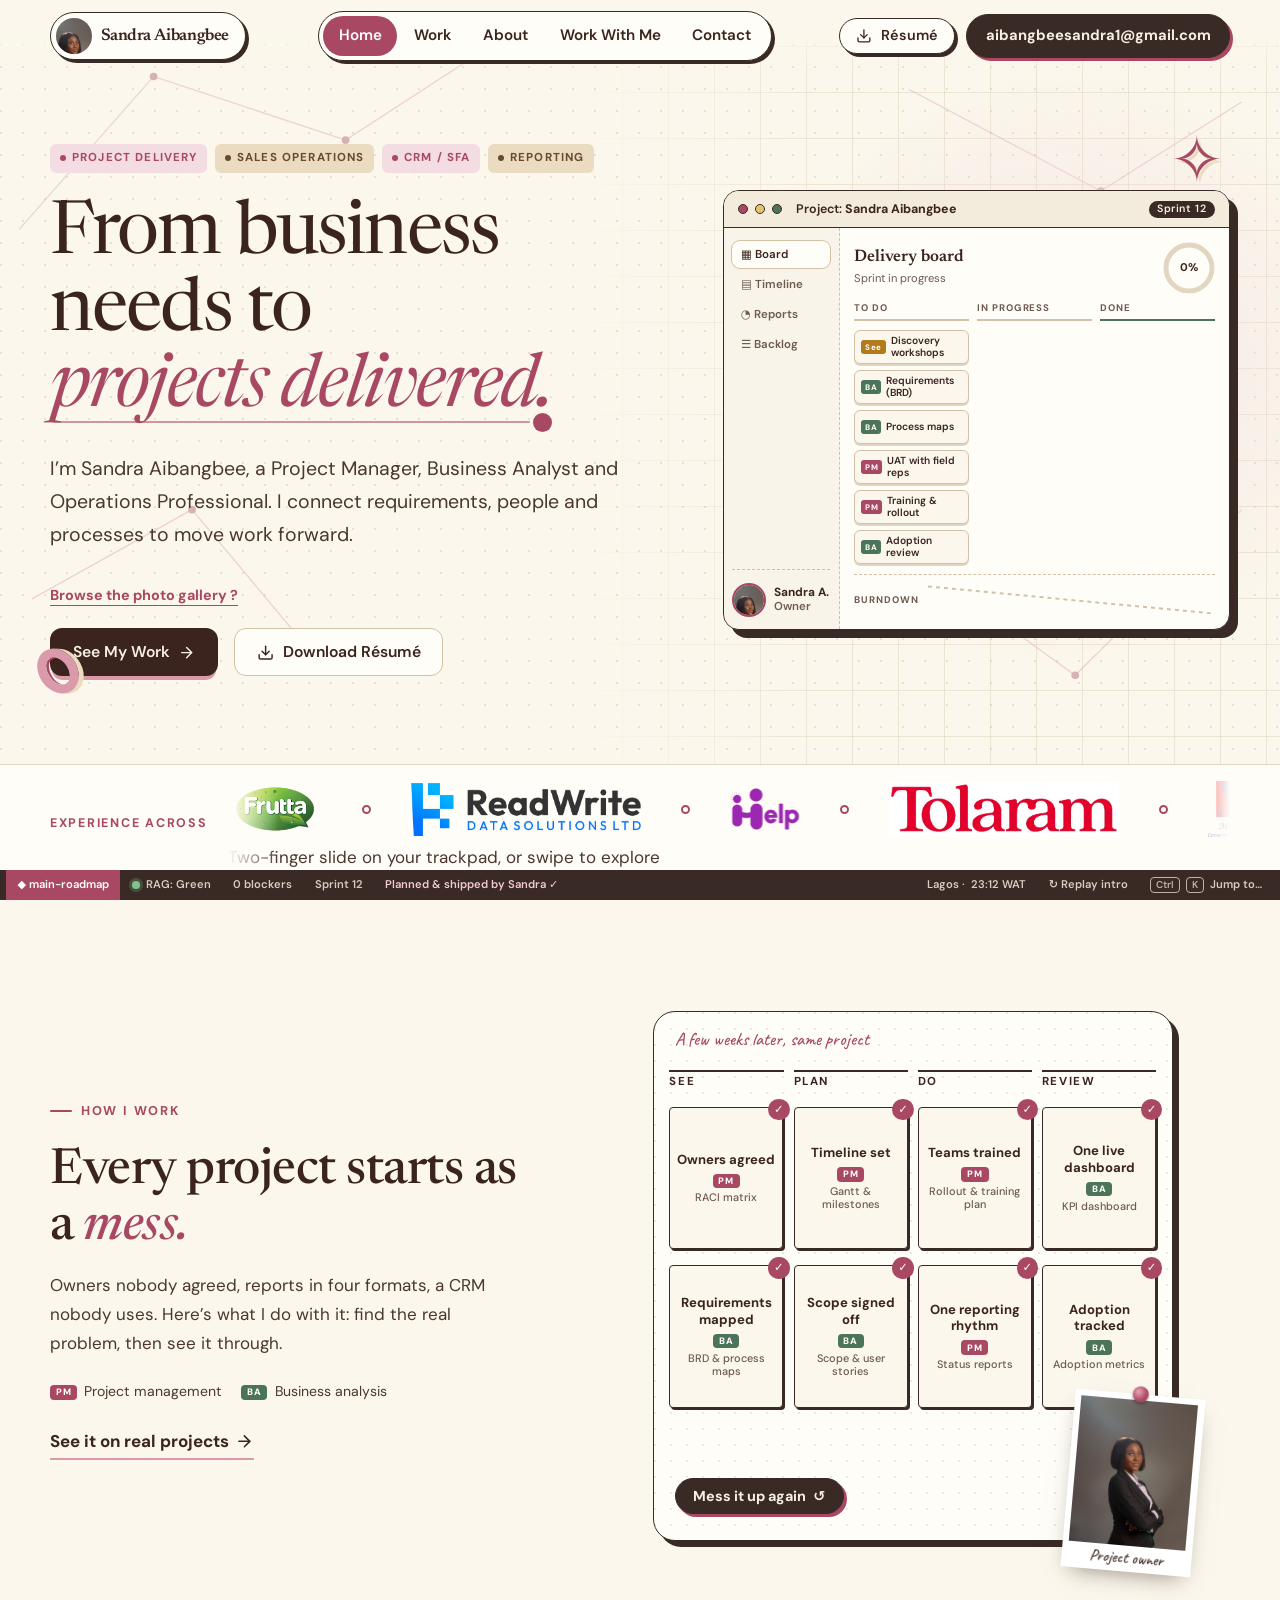
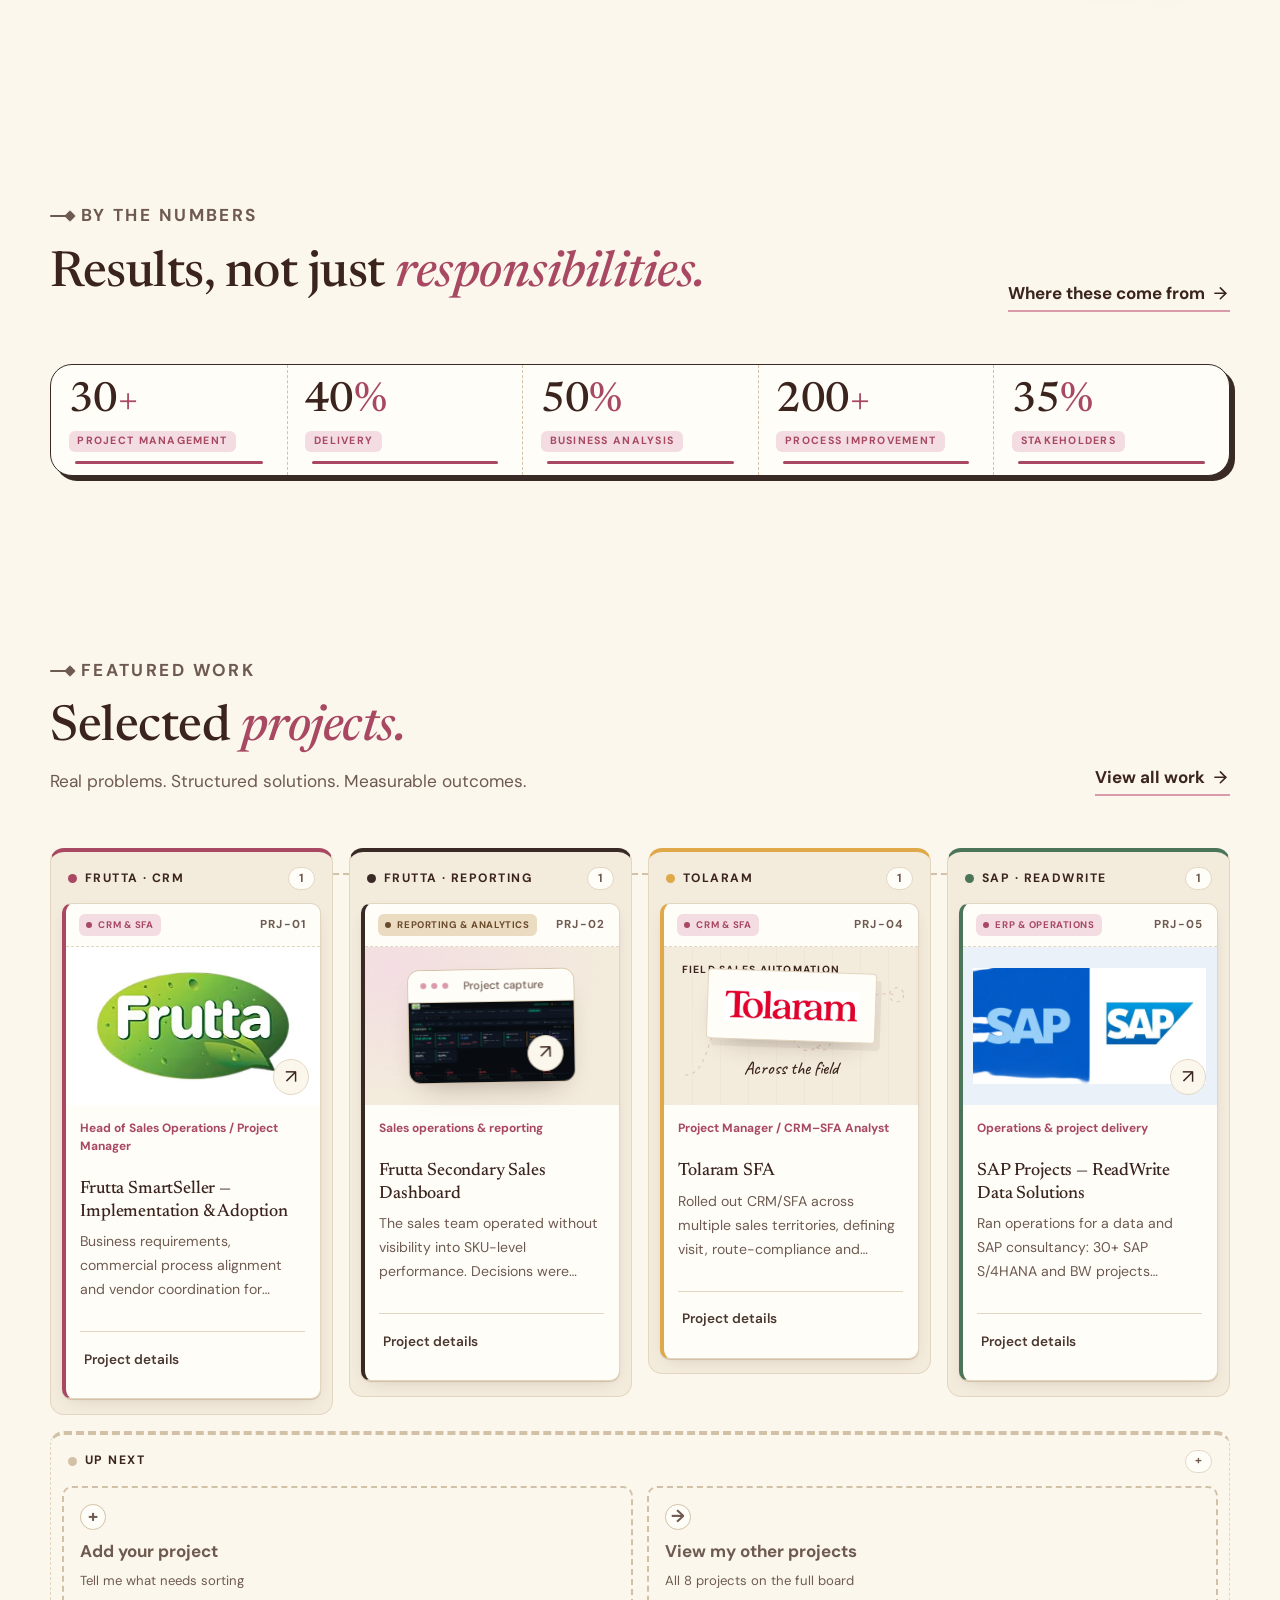
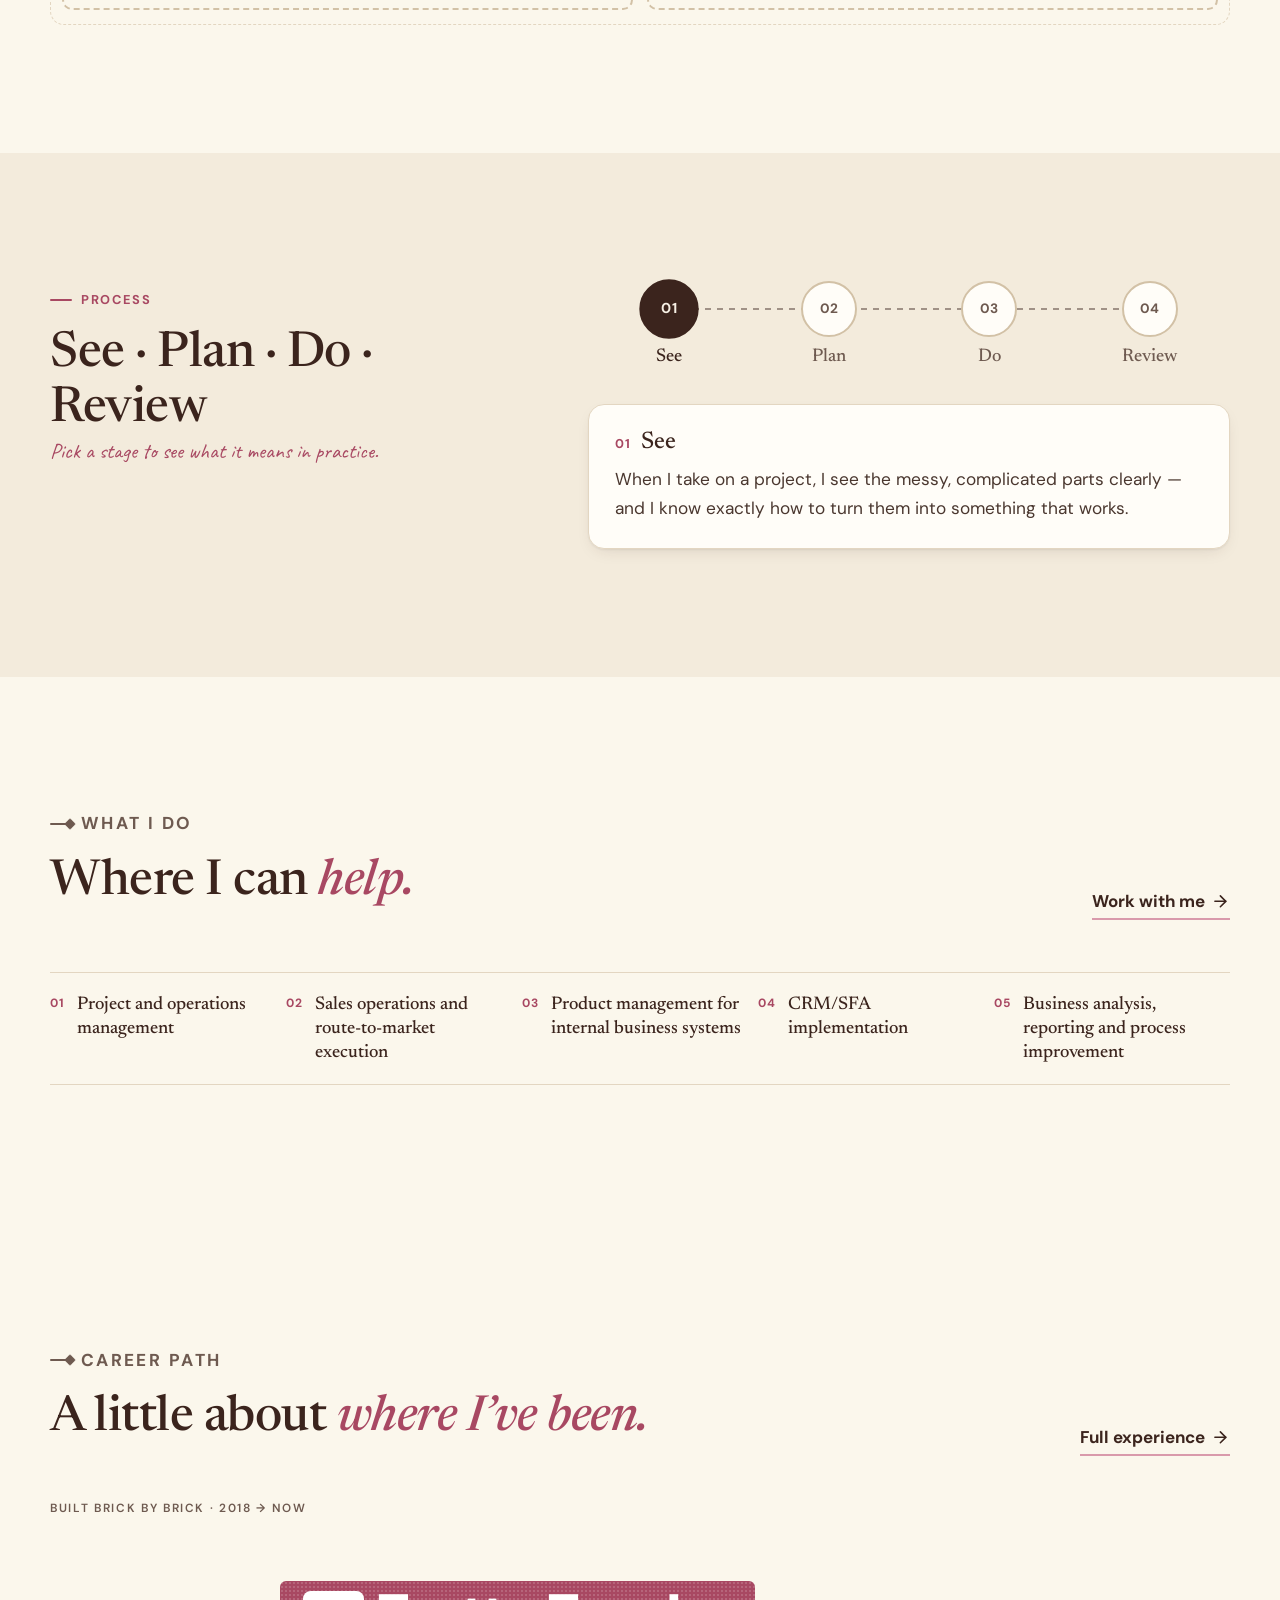
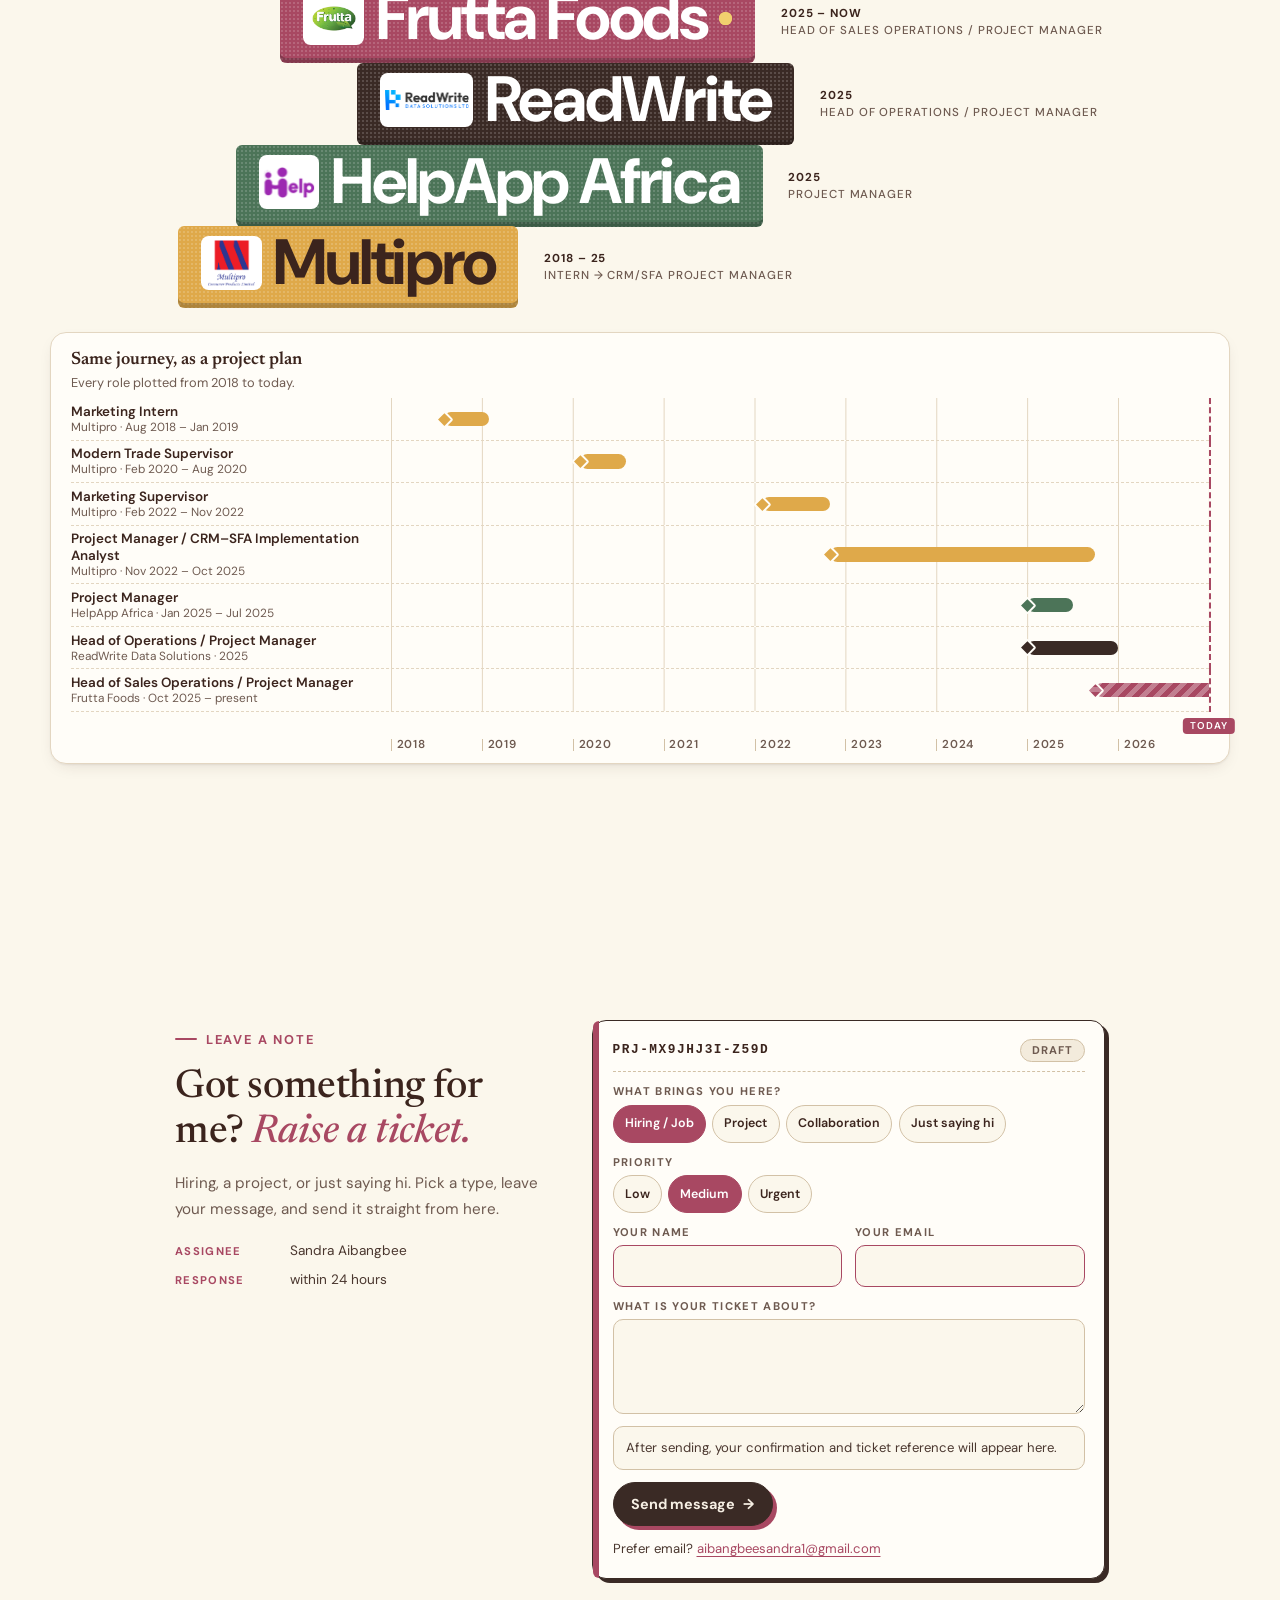
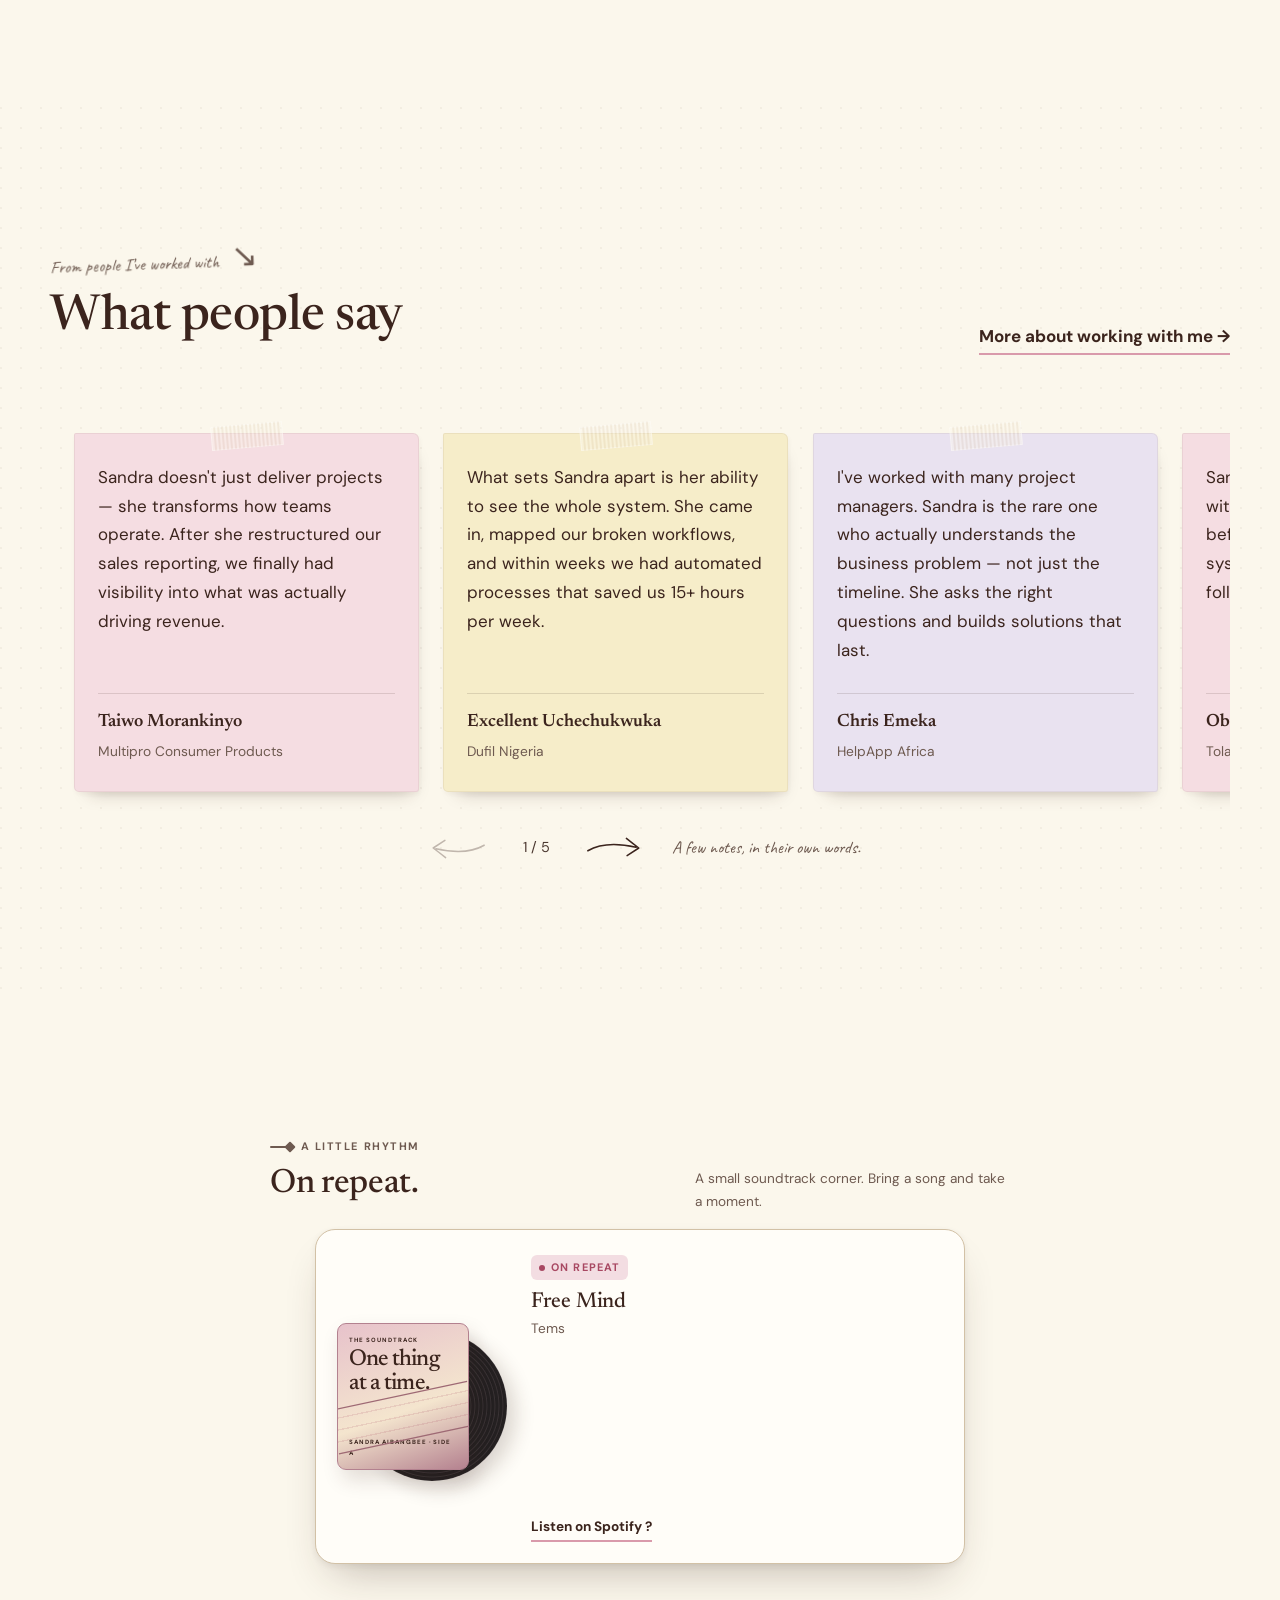
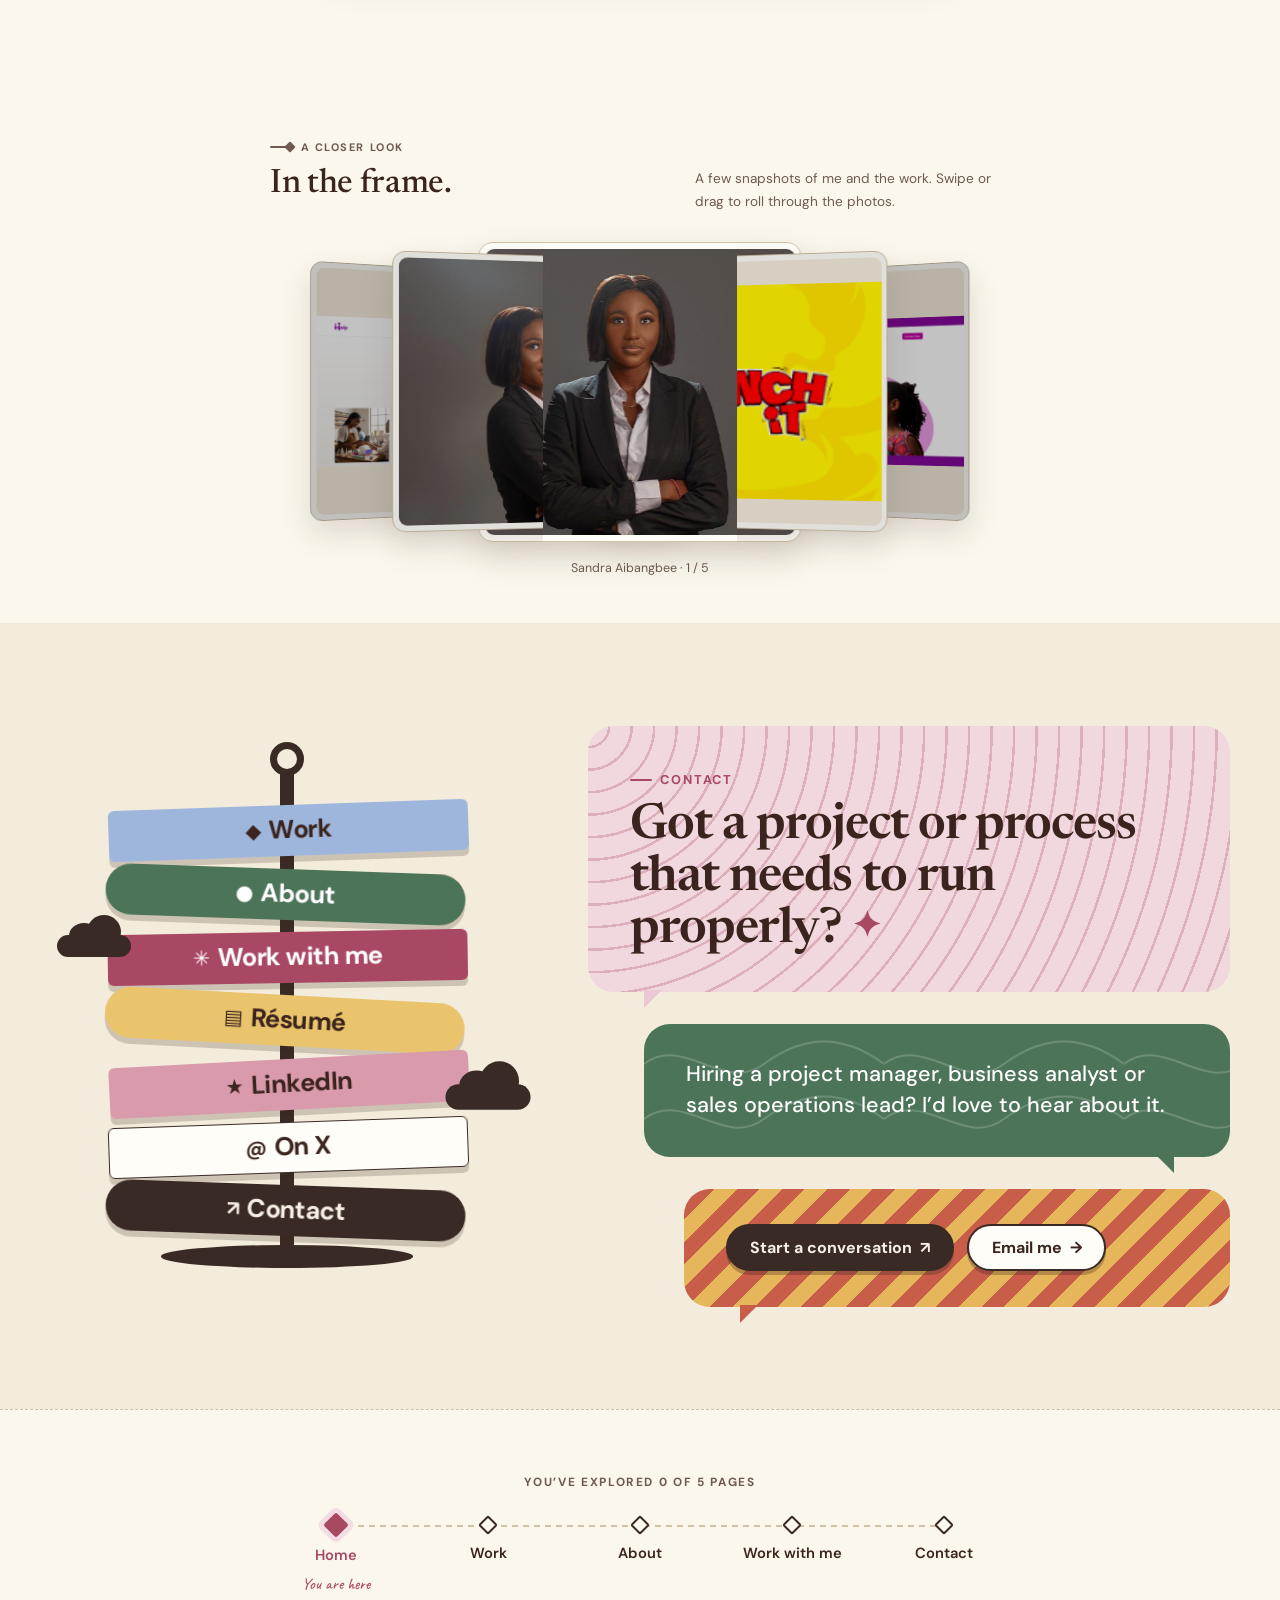
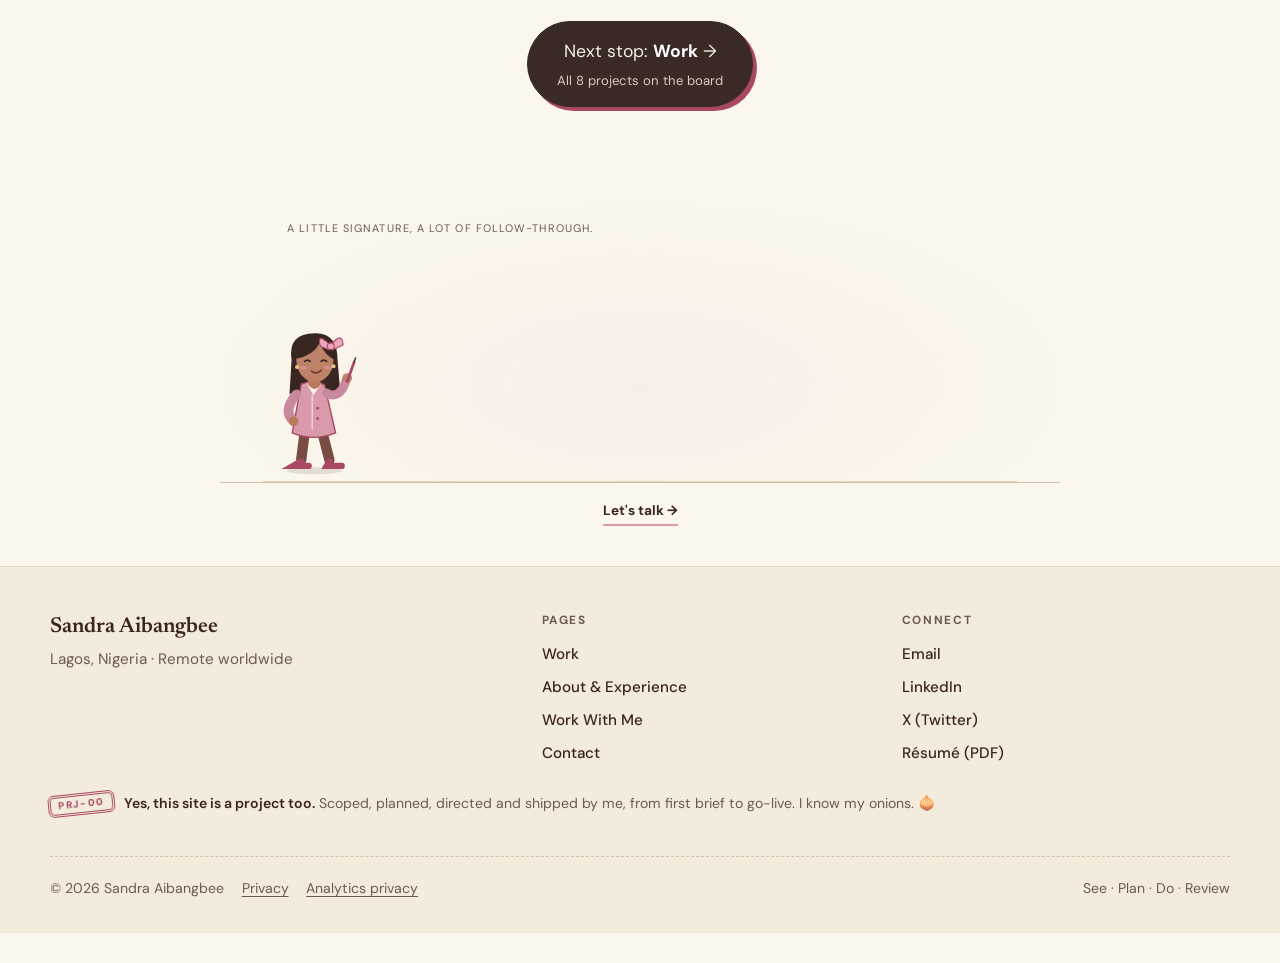
<file: index.html>
<!doctype html>
<html lang="en">
<head>
  <meta charset="utf-8">
  <meta name="viewport" content="width=device-width, initial-scale=1">
  <title>Sandra Aibangbee | Project Manager, Sales Operations &amp; Business Analyst</title>
  <meta name="description" content="Sandra Aibangbee is a Lagos-based project manager and business analyst delivering CRM/SFA rollouts, sales operations, reporting and process improvement.">
  <meta name="author" content="Sandra Aibangbee">
  <meta name="theme-color" content="#fbf7ec">
  <meta property="og:type" content="website">
  <meta property="og:title" content="Sandra Aibangbee | Project Manager, Sales Operations &amp; Business Analyst">
  <meta name="twitter:card" content="summary_large_image">
  <meta name="twitter:creator" content="@i_am_san_dra">
  <meta property="og:description" content="Sandra Aibangbee is a Lagos-based project manager and business analyst delivering CRM/SFA rollouts, sales operations, reporting and process improvement.">
  <meta property="og:url" content="https://sandraaibangbee.com/">
  <meta property="og:site_name" content="Sandra Aibangbee">
  <meta property="og:locale" content="en_GB">
  <meta property="og:image" content="https://sandraaibangbee.com/assets/images/share/sandra-aibangbee.jpg">
  <meta property="og:image:width" content="1200">
  <meta property="og:image:height" content="630">
  <meta property="og:image:alt" content="Sandra Aibangbee, Project Manager and Business Analyst">
  <link rel="canonical" href="https://sandraaibangbee.com/">
  <link rel="image_src" href="/assets/images/share/sandra-aibangbee.jpg">

  <link rel="icon" href="/favicon.svg" type="image/svg+xml">
  <link rel="icon" href="/favicon-48.png" sizes="48x48" type="image/png">
  <link rel="apple-touch-icon" href="/apple-touch-icon.png">
  <link rel="preconnect" href="https://fonts.googleapis.com">
  <link rel="preconnect" href="https://fonts.gstatic.com" crossorigin>
  
  <link rel="preload" as="style" href="https://fonts.googleapis.com/css2?family=Caveat:wght@500&family=DM+Sans:opsz,wght@9..40,400;9..40,500;9..40,600;9..40,700&family=Newsreader:ital,opsz,wght@0,6..72,400;0,6..72,500;0,6..72,600;1,6..72,400&display=swap" onload="this.onload=null;this.rel='stylesheet'">
  <noscript><link rel="stylesheet" href="https://fonts.googleapis.com/css2?family=Caveat:wght@500&family=DM+Sans:opsz,wght@9..40,400;9..40,500;9..40,600;9..40,700&family=Newsreader:ital,opsz,wght@0,6..72,400;0,6..72,500;0,6..72,600;1,6..72,400&display=swap"></noscript>
  <link rel="stylesheet" href="/css/styles.css?v=1ca69a48e0">
  <link rel="stylesheet" href="/css/personality.css?v=adcc1a522b">
  <link rel="preload" as="image" href="/assets/images/sandra-hero.jpg">

  <script>
    (function () {
      var root = document.documentElement;
      root.classList.add('js');
      // If main.js never runs, drop .js so all content and the plain nav stay visible.
      setTimeout(function () {
        if (!root.classList.contains('ready')) root.classList.remove('js');
      }, 2500);

      // Opening intro: plays every time Home loads, except Back/Forward navigation,
      // deep links (#section), reduced motion and ?review. ?intro always plays it.
      // The animation is pure CSS (5s, hides itself); this only decides whether to show it
      // and guarantees removal. It never waits for fonts, images or main.js,
      // never moves focus and never locks scrolling.
      try {
        var nav = performance.getEntriesByType && performance.getEntriesByType('navigation')[0];
        var backForward = nav && nav.type === 'back_forward';
        var forced = /(^|[?&])intro(=|&|$)/.test(location.search);
        var reduce = window.matchMedia && window.matchMedia('(prefers-reduced-motion: reduce)').matches;
        if (!forced && (backForward || reduce || location.hash || /(^|[?&])review/.test(location.search))) return;

        // .splash shows the overlay; .intro holds the hero's entrance until the overlay starts fading.
        root.classList.add('splash', 'intro');
        var release = setTimeout(function () { root.classList.remove('intro'); }, 4500);
        var end = function () {
          clearTimeout(release);
          root.classList.remove('splash', 'intro');
          document.removeEventListener('click', onClick);
          document.removeEventListener('keydown', onKey);
        };
        var onClick = function (e) {
          if (e.target.closest && e.target.closest('[data-skip-intro]')) end();
        };
        var onKey = function (e) { if (e.key === 'Escape') end(); };
        document.addEventListener('click', onClick);
        document.addEventListener('keydown', onKey);
        setTimeout(end, 5300);   // hard stop, even if the CSS animation never ran
      } catch (err) {
        // Storage blocked or any other error: no intro, homepage as normal.
        root.classList.remove('splash', 'intro');
      }
    })();
  </script>
  <script src="/js/main.js?v=22766606d0" defer></script>
  <script src="/js/personality.js?v=8f6d849d4e" defer></script>
  <script type="application/ld+json">{"@context":"https://schema.org","@graph":[{"@type":"WebSite","@id":"https://sandraaibangbee.com/#website","url":"https://sandraaibangbee.com/","name":"Sandra Aibangbee","inLanguage":"en","publisher":{"@id":"https://sandraaibangbee.com/#person"}},{"@type":"Person","@id":"https://sandraaibangbee.com/#person","name":"Sandra Aibangbee","url":"https://sandraaibangbee.com/","image":"https://sandraaibangbee.com/assets/images/sandra-hero.jpg","jobTitle":"Head of Sales Operations / Project Manager","worksFor":{"@type":"Organization","name":"Frutta Foods"},"address":{"@type":"PostalAddress","addressLocality":"Lagos","addressCountry":"NG"},"email":"mailto:aibangbeesandra1@gmail.com","sameAs":["https://www.linkedin.com/in/sandraaibangbee","https://x.com/i_am_san_dra"],"knowsAbout":["Project management","Business analysis","Sales operations","Revenue operations","CRM implementation","Sales force automation","Route-to-market execution","Business process improvement","Digital transformation","Data analytics and reporting","SAP Business One","Stakeholder management","FMCG commercial operations"],"alumniOf":[{"@type":"CollegeOrUniversity","name":"National Open University of Nigeria"},{"@type":"EducationalOrganization","name":"Lagos Business School"},{"@type":"CollegeOrUniversity","name":"Ambrose Alli University"}],"hasCredential":[{"@type":"EducationalOccupationalCredential","name":"PMI Professional in Business Analysis (PMI-PBA)","credentialCategory":"certification","recognizedBy":{"@type":"Organization","name":"Project Management Institute"}},{"@type":"EducationalOccupationalCredential","name":"PGD in Project Management","credentialCategory":"certificate","recognizedBy":{"@type":"Organization","name":"Chartered Institute of Project Management"}},{"@type":"EducationalOccupationalCredential","name":"SAP Certified Associate Project Manager","credentialCategory":"certification","recognizedBy":{"@type":"Organization","name":"Chartered Institute of Project Management"}}]},{"@id":"https://sandraaibangbee.com/#webpage","url":"https://sandraaibangbee.com/","name":"Sandra Aibangbee | Project Manager, Sales Operations & Business Analyst","description":"Sandra Aibangbee is a Lagos-based project manager and business analyst delivering CRM/SFA rollouts, sales operations, reporting and process improvement.","isPartOf":{"@id":"https://sandraaibangbee.com/#website"},"inLanguage":"en","@type":"WebPage","about":{"@id":"https://sandraaibangbee.com/#person"},"mainEntity":{"@id":"https://sandraaibangbee.com/#person"}}]}</script>
<link rel="stylesheet" href="/css/analytics.css?v=5dab698b31">
<script defer src="/js/analytics.js?v=8cc0d5514f"></script>
</head>

<body>
  <svg xmlns="http://www.w3.org/2000/svg" style="display:none" aria-hidden="true">
    <symbol id="i-arrow-right" viewBox="0 0 24 24"><path d="M5 12h14"/><path d="m12 5 7 7-7 7"/></symbol>
    <symbol id="i-download" viewBox="0 0 24 24"><path d="M21 15v4a2 2 0 0 1-2 2H5a2 2 0 0 1-2-2v-4"/><path d="m7 10 5 5 5-5"/><path d="M12 15V3"/></symbol>
    <symbol id="i-menu" viewBox="0 0 24 24"><path d="M4 7h16"/><path d="M4 12h16"/><path d="M4 17h16"/></symbol>
    <symbol id="i-close" viewBox="0 0 24 24"><path d="M18 6 6 18"/><path d="m6 6 12 12"/></symbol>
    <symbol id="i-mail" viewBox="0 0 24 24"><rect width="20" height="16" x="2" y="4" rx="2"/><path d="m22 7-8.97 5.7a1.94 1.94 0 0 1-2.06 0L2 7"/></symbol>
    <symbol id="i-linkedin" viewBox="0 0 24 24"><path d="M16 8a6 6 0 0 1 6 6v7h-4v-7a2 2 0 0 0-4 0v7h-4v-7a6 6 0 0 1 6-6z"/><rect width="4" height="12" x="2" y="9"/><circle cx="4" cy="4" r="2"/></symbol>
    <symbol id="i-copy" viewBox="0 0 24 24"><rect width="13" height="13" x="9" y="9" rx="2"/><path d="M5 15H4a2 2 0 0 1-2-2V4a2 2 0 0 1 2-2h9a2 2 0 0 1 2 2v1"/></symbol>
    <symbol id="i-check" viewBox="0 0 24 24"><path d="M20 6 9 17l-5-5"/></symbol>
    <symbol id="i-pause" viewBox="0 0 24 24"><rect width="4" height="16" x="6" y="4" rx="1"/><rect width="4" height="16" x="14" y="4" rx="1"/></symbol>
    <symbol id="i-play" viewBox="0 0 24 24"><path d="m6 4 14 8-14 8z"/></symbol>
    <symbol id="i-layers" viewBox="0 0 24 24"><path d="m12 2 10 5-10 5L2 7z"/><path d="m2 17 10 5 10-5"/><path d="m2 12 10 5 10-5"/></symbol>
    <symbol id="i-route" viewBox="0 0 24 24"><circle cx="6" cy="19" r="3"/><path d="M9 19h8.5a3.5 3.5 0 0 0 0-7h-11a3.5 3.5 0 0 1 0-7H15"/><circle cx="18" cy="5" r="3"/></symbol>
    <symbol id="i-chart" viewBox="0 0 24 24"><path d="M3 3v18h18"/><path d="M7 16v-4"/><path d="M12 16V8"/><path d="M17 16v-7"/></symbol>
  </svg>

  
  <div class="intro-screen" hidden>
    <span class="intro-half intro-half--l dotgrid" aria-hidden="true"></span><span class="intro-half intro-half--r dotgrid" aria-hidden="true"></span>
    <div class="intro-stage" aria-hidden="true">
      <div class="intro-desk">
        <span class="art art--brd" style="--x:-225%;--y:-55%;--r:-9deg;--i:0"><b>BRD</b><i></i><i></i><i class="s"></i></span>
        <span class="art art--gantt" style="--x:225%;--y:-60%;--r:7deg;--i:1"><b>Gantt</b><i style="--w:60%"></i><i style="--w:40%;--o:30%"></i><i style="--w:50%;--o:45%"></i></span>
        <span class="art art--raci" style="--x:-215%;--y:62%;--r:6deg;--i:2"><b>RACI</b><em>R</em><em>A</em><em>C</em><em>I</em></span>
        <span class="art art--kpi" style="--x:220%;--y:66%;--r:-6deg;--i:3"><b>KPI</b><svg viewBox="0 0 60 26"><path d="M2 22 L16 15 L28 18 L42 7 L58 3"/></svg></span>
        <span class="art art--note" style="--x:0%;--y:-390%;--r:-4deg;--i:4">Clarity before execution</span>
        <div class="intro-portrait">
          <svg class="intro-ring" viewBox="0 0 120 120"><circle cx="60" cy="60" r="56"/><circle class="intro-ring-fill" cx="60" cy="60" r="56"/></svg>
          <img src="/assets/images/sandra-hero.jpg" alt="" width="864" height="1080" decoding="async" fetchpriority="high">
          <span class="intro-pct"></span>
          <span class="intro-stamp">Delivered</span>
          <span class="intro-burst"><i style="--a:0deg"></i><i style="--a:36deg"></i><i style="--a:72deg"></i><i style="--a:108deg"></i><i style="--a:144deg"></i><i style="--a:180deg"></i><i style="--a:216deg"></i><i style="--a:252deg"></i><i style="--a:288deg"></i><i style="--a:324deg"></i></span>
        </div>
      </div>
      <p class="intro-name"><span>Sandra</span> <span>Aibangbee</span></p>
      <p class="intro-role">Project Manager · Business Analyst</p>
      <div class="intro-track">
        <span class="intro-line"></span>
        <ol class="intro-steps">
          <li><span class="dot"></span><span class="step">See</span><span class="deliv">Discovery</span></li>
          <li><span class="dot"></span><span class="step">Plan</span><span class="deliv">BRD signed</span></li>
          <li><span class="dot"></span><span class="step">Do</span><span class="deliv">Rollout</span></li>
          <li><span class="dot"></span><span class="step">Review</span><span class="deliv">KPIs met</span></li>
        </ol>
      </div>
      <p class="intro-tagline">From business needs to <em>projects delivered.</em></p>
    </div>
    <button class="intro-skip" type="button" data-skip-intro>Skip intro</button>
  </div>

  <a class="skip-link" href="#main">Skip to content</a>

  <header class="site-header">
    <div class="container header-inner">
      <a class="brand" href="/" aria-label="Sandra Aibangbee — home">
        <img class="brand-photo" src="/assets/images/sandra-hero.jpg" alt="" width="36" height="36" decoding="async"><span class="brand-text"><span class="brand-name">Sandra Aibangbee</span></span>
      </a>
      <button class="nav-toggle" type="button" aria-expanded="false" aria-controls="site-nav">
        <svg class="icon icon-open" aria-hidden="true"><use href="#i-menu"/></svg>
        <svg class="icon icon-close" aria-hidden="true"><use href="#i-close"/></svg>
        <span class="visually-hidden">Menu</span>
      </button>
      <nav class="site-nav" id="site-nav" aria-label="Primary">
        <ul class="nav-list">
          <li><a href="/" aria-current="page">Home</a></li>
          <li><a href="/work/">Work</a></li>
          <li><a href="/about/">About</a></li>
          <li><a href="/work-with-me/">Work With Me</a></li>
          <li><a href="/contact/">Contact</a></li>
        </ul>
        <a class="btn btn-primary btn-sm nav-cta" href="/assets/Sandra-Aibangbee-Resume.pdf" download="Sandra-Aibangbee-Resume.pdf">
          <svg class="icon" aria-hidden="true"><use href="#i-download"/></svg> Résumé <span class="visually-hidden">(PDF download)</span>
        </a>
        <a class="nav-email" href="mailto:aibangbeesandra1@gmail.com"><span class="nav-email-full">aibangbeesandra1@gmail.com</span><span class="nav-email-short">Email me</span></a>
      </nav>
    </div>
  </header>

  <div class="delivery-bar" data-delivery-bar aria-hidden="true"><div class="delivery-bar-fill"></div><div class="delivery-bar-marks"></div><span class="delivery-bar-label">0% delivered</span></div>
  <main id="main">
    
    <section class="hero dotgrid hero-playground" aria-labelledby="hero-heading">
      <div class="hero-constellation" aria-hidden="true"><svg viewBox="0 0 1000 600" preserveAspectRatio="none"><path d="M15 180L120 60 270 110 400 25M710 70L860 150 970 80M730 450L840 530 970 400M25 470L150 400 250 520"/><g><circle cx="120" cy="60" r="3"/><circle cx="270" cy="110" r="3"/><circle cx="860" cy="150" r="3"/><circle cx="840" cy="530" r="3"/><circle cx="150" cy="400" r="3"/></g></svg></div>
      <button class="play-object play-object--diamond" data-play-object type="button" aria-label="Move the floating milestone; drag or use arrow keys"><span aria-hidden="true">✧</span></button>
      <button class="play-object play-object--ring" data-play-object type="button" aria-label="Move the floating ring; drag or use arrow keys"><span aria-hidden="true"></span></button>
      <div class="container hero-grid">
        <div>
          <ul class="focus-list hero-anim" style="--d:0ms" aria-label="Focus areas">
            <li class="tag">Project delivery</li>
            <li class="tag tag--sand">Sales operations</li>
            <li class="tag">CRM / SFA</li>
            <li class="tag tag--sand">Reporting</li>
          </ul>
          <h1 id="hero-heading" class="hero-title hero-anim" style="--d:80ms">
            From business needs to <span class="em-link">projects delivered.</span>
          </h1>
          <p class="lead hero-lede hero-anim" style="--d:160ms">I’m Sandra Aibangbee, a Project Manager, Business Analyst and Operations Professional. I connect requirements, people and processes to move work forward.</p>
          <p class="personality-jump"><a href="#in-the-frame">Browse the photo gallery <span aria-hidden="true">?</span></a></p>
          <div class="btn-row hero-anim" style="--d:240ms">
            <a class="btn btn-primary" href="/work/">See My Work <svg class="icon" aria-hidden="true"><use href="#i-arrow-right"/></svg></a>
            <a class="btn btn-ghost" href="/assets/Sandra-Aibangbee-Resume.pdf" download="Sandra-Aibangbee-Resume.pdf">
              <svg class="icon" aria-hidden="true"><use href="#i-download"/></svg> Download Résumé <span class="visually-hidden">(PDF)</span>
            </a>
          </div>
        </div>

        <div class="pm-app hero-anim is-done" style="--d:120ms" data-pm-app>
          <div class="pm-titlebar" aria-hidden="true"><i></i><i></i><i></i><span class="pm-title">Project: <b>Sandra Aibangbee</b></span><span class="pm-sprint">Sprint 12</span></div>
          <div class="pm-body" aria-hidden="true">
            <nav class="pm-side"><span class="is-on">▦ Board</span><span>▤ Timeline</span><span>◔ Reports</span><span>☰ Backlog</span>
              <span class="pm-owner"><img width="864" height="1080" decoding="async" src="/assets/images/sandra-hero.jpg" alt="" fetchpriority="high"><span><b>Sandra A.</b>Owner</span></span>
            </nav>
            <div class="pm-main">
              <div class="pm-head"><p><b>Delivery board</b><span data-pm-status>All tasks delivered</span></p>
                <div class="pm-ring"><svg viewBox="0 0 36 36"><circle cx="18" cy="18" r="15.9"/><circle class="pm-ring-fill" cx="18" cy="18" r="15.9"/></svg><span data-pm-pct>100%</span></div>
              </div>
              <div class="pm-cols"><span>To do</span><span>In progress</span><span>Done</span></div>
              <div class="pm-board">
                <div class="pm-card" data-pm-card style="--col:2;--row:0"><i class="pm-tag pm-tag--see">See</i>Discovery workshops</div>
                <div class="pm-card" data-pm-card style="--col:2;--row:1"><i class="pm-tag pm-tag--ba">BA</i>Requirements (BRD)</div>
                <div class="pm-card" data-pm-card style="--col:2;--row:2"><i class="pm-tag pm-tag--ba">BA</i>Process maps</div>
                <div class="pm-card" data-pm-card style="--col:2;--row:3"><i class="pm-tag pm-tag--pm">PM</i>UAT with field reps</div>
                <div class="pm-card" data-pm-card style="--col:2;--row:4"><i class="pm-tag pm-tag--pm">PM</i>Training & rollout</div>
                <div class="pm-card" data-pm-card style="--col:2;--row:5"><i class="pm-tag pm-tag--ba">BA</i>Adoption review</div>
              </div>
              <div class="pm-burn"><span>Burndown</span><svg viewBox="0 0 200 40" preserveAspectRatio="none"><path class="pm-burn-ideal" d="M0 4 L200 36"/><path class="pm-burn-line" pathLength="100" d="M0 4 L34 8 L67 15 L100 19 L134 27 L167 31 L200 36"/></svg></div>
            </div>
          </div>
          <div class="pm-toasts" aria-hidden="true" data-pm-toasts></div>
          <div class="pm-stamp" aria-hidden="true">Delivered</div>
          <button class="pm-rerun" type="button" data-pm-rerun>↻ Re-run project</button>
          <p class="visually-hidden">An illustrated project board showing six tasks, from discovery workshops and requirements to UAT, rollout and adoption review, moving from to do to done.</p>
        </div>
      </div>
    </section>

    
    <section class="strip" data-marquee aria-label="Organisations Sandra has worked with">
      <div class="container strip-inner">
        <h2 class="strip-label" id="strip-label">Experience across</h2><p class="visually-hidden" id="strip-motion-note">Focus this strip or hover over it to pause movement. Reduced-motion preferences show a static list.</p>
        <div class="marquee" role="group" tabindex="0" aria-labelledby="strip-label" aria-describedby="strip-motion-note">
          <div class="marquee-track">
            <ul class="marquee-list" aria-labelledby="strip-label">
              <li><img width="360" height="214" class="organisation-logo" src="/assets/images/logos/frutta-foods.png" alt="Frutta Foods logo" loading="eager" decoding="async"></li>
              <li><img width="1370" height="315" class="organisation-logo" src="/assets/images/logos/readwrite-data-solutions.png" alt="ReadWrite Data Solutions logo" loading="eager" decoding="async"></li>
              <li><img width="97" height="77" class="organisation-logo" src="/assets/images/logos/helpapp-africa.svg" alt="HelpApp Africa logo" loading="eager" decoding="async"></li>
              <li><img width="687" height="161" class="organisation-logo" src="/assets/images/logos/tolaram.png" alt="Tolaram logo" loading="eager" decoding="async"></li>
              <li><img width="225" height="221" class="organisation-logo" src="/assets/images/logos/multipro.png" alt="Multipro Consumer Products Limited logo" loading="eager" decoding="async"></li>
              <li><img width="200" height="75" class="organisation-logo" src="/assets/images/logos/girl-power-foundation.png" alt="Girl Power Foundation logo" loading="eager" decoding="async"></li>
              <li class="brand-femme"><img width="452" height="678" class="organisation-logo" src="/assets/images/logos/femme-pwr.png" alt="" loading="eager" decoding="async"><span>Femme PWR</span></li>
              <li class="logo-plaque"><img width="279" height="66" class="organisation-logo" src="/assets/images/logos/junior-achievement-nigeria.svg" alt="Junior Achievement Nigeria logo" loading="eager" decoding="async"></li>
            </ul>
            <ul class="marquee-list" aria-hidden="true">
              <li><img width="360" height="214" class="organisation-logo" src="/assets/images/logos/frutta-foods.png" alt="Frutta Foods logo" loading="eager" decoding="async"></li>
              <li><img width="1370" height="315" class="organisation-logo" src="/assets/images/logos/readwrite-data-solutions.png" alt="ReadWrite Data Solutions logo" loading="eager" decoding="async"></li>
              <li><img width="97" height="77" class="organisation-logo" src="/assets/images/logos/helpapp-africa.svg" alt="HelpApp Africa logo" loading="eager" decoding="async"></li>
              <li><img width="687" height="161" class="organisation-logo" src="/assets/images/logos/tolaram.png" alt="Tolaram logo" loading="eager" decoding="async"></li>
              <li><img width="225" height="221" class="organisation-logo" src="/assets/images/logos/multipro.png" alt="Multipro Consumer Products Limited logo" loading="eager" decoding="async"></li>
              <li><img width="200" height="75" class="organisation-logo" src="/assets/images/logos/girl-power-foundation.png" alt="Girl Power Foundation logo" loading="eager" decoding="async"></li>
              <li class="brand-femme"><img width="452" height="678" class="organisation-logo" src="/assets/images/logos/femme-pwr.png" alt="" loading="eager" decoding="async"><span>Femme PWR</span></li>
              <li class="logo-plaque"><img width="279" height="66" class="organisation-logo" src="/assets/images/logos/junior-achievement-nigeria.svg" alt="Junior Achievement Nigeria logo" loading="eager" decoding="async"></li>
            </ul>
          </div>
          <p class="frame-hint">Two-finger slide on your trackpad, or swipe to explore</p>
        </div>
      </div>
    </section>

    


    <section class="section mess-section" aria-labelledby="mess-heading">
      <div class="container mess-grid">
        <div class="reveal">
          <p class="kicker">How I work</p>
          <h2 id="mess-heading">Every project starts as a <em class="h-em">mess.</em></h2>
          <p>Owners nobody agreed, reports in four formats, a CRM nobody uses. Here’s what I do with it: find the real problem, then see it through.</p>
          <p class="pmba-key"><span><i class="pmba pmba--pm">PM</i>Project management</span><span><i class="pmba pmba--ba">BA</i>Business analysis</span></p>
          <a class="text-link" href="/work/">See it on real projects <svg class="icon" aria-hidden="true"><use href="#i-arrow-right"/></svg></a>
        </div>
        <div class="mess-board is-sorted" data-mess-board>
          <p class="mess-label" aria-hidden="true"><span class="mess-label-before">Week one on most projects</span><span class="mess-label-after">A few weeks later, same project</span></p>
          <ol class="mess-cols" aria-hidden="true"><li>See</li><li>Plan</li><li>Do</li><li>Review</li></ol>
          <ul class="mess-notes" aria-hidden="true">
            <li class="mess-note mess-note--yellow" style="--i:0;--mx:4%;--my:16%;--mr:-8deg;--c:0;--r:0"><span class="note-before">Who owns this?</span><span class="note-after"><b>Owners agreed</b><small class="note-tool"><i class="pmba pmba--pm">PM</i>RACI matrix</small></span></li>
            <li class="mess-note mess-note--pink" style="--i:1;--mx:54%;--my:13%;--mr:6deg;--c:0;--r:1"><span class="note-before">Reports in 4 formats</span><span class="note-after"><b>Requirements mapped</b><small class="note-tool"><i class="pmba pmba--ba">BA</i>BRD &amp; process maps</small></span></li>
            <li class="mess-note mess-note--blue" style="--i:2;--mx:30%;--my:38%;--mr:-4deg;--c:1;--r:0"><span class="note-before">Deadline: ASAP?</span><span class="note-after"><b>Timeline set</b><small class="note-tool"><i class="pmba pmba--pm">PM</i>Gantt &amp; milestones</small></span></li>
            <li class="mess-note mess-note--green" style="--i:3;--mx:70%;--my:37%;--mr:9deg;--c:1;--r:1"><span class="note-before">Scope keeps growing</span><span class="note-after"><b>Scope signed off</b><small class="note-tool"><i class="pmba pmba--ba">BA</i>Scope &amp; user stories</small></span></li>
            <li class="mess-note mess-note--pink" style="--i:4;--mx:3%;--my:57%;--mr:5deg;--c:2;--r:0"><span class="note-before">New CRM nobody uses</span><span class="note-after"><b>Teams trained</b><small class="note-tool"><i class="pmba pmba--pm">PM</i>Rollout &amp; training plan</small></span></li>
            <li class="mess-note mess-note--yellow" style="--i:5;--mx:37%;--my:62%;--mr:-7deg;--c:2;--r:1"><span class="note-before">Updates lost on WhatsApp</span><span class="note-after"><b>One reporting rhythm</b><small class="note-tool"><i class="pmba pmba--pm">PM</i>Status reports</small></span></li>
            <li class="mess-note mess-note--green" style="--i:6;--mx:29%;--my:12%;--mr:11deg;--c:3;--r:0"><span class="note-before">5 spreadsheets, 0 answers</span><span class="note-after"><b>One live dashboard</b><small class="note-tool"><i class="pmba pmba--ba">BA</i>KPI dashboard</small></span></li>
            <li class="mess-note mess-note--blue" style="--i:7;--mx:57%;--my:63%;--mr:-5deg;--c:3;--r:1"><span class="note-before">Reps skip the system</span><span class="note-after"><b>Adoption tracked</b><small class="note-tool"><i class="pmba pmba--ba">BA</i>Adoption metrics</small></span></li>
          </ul>
          <p class="visually-hidden">A project board. Before: who owns this?; reports in 4 formats; deadline: asap?; scope keeps growing; new crm nobody uses; updates lost on whatsapp; 5 spreadsheets, 0 answers; reps skip the system. After, sorted into See, Plan, Do and Review: owners agreed (PM: RACI matrix); requirements mapped (BA: BRD and process maps); timeline set (PM: Gantt and milestones); scope signed off (BA: Scope and user stories); teams trained (PM: Rollout and training plan); one reporting rhythm (PM: Status reports); one live dashboard (BA: KPI dashboard); adoption tracked (BA: Adoption metrics).</p>
          <figure class="mess-owner">
            <img width="864" height="1080" decoding="async" src="/assets/images/sandra-hero.jpg" alt="Portrait of Sandra Aibangbee in a dark blazer, arms folded" loading="lazy">
            <figcaption>Project owner</figcaption>
          </figure>
          <button class="mess-toggle" type="button" data-mess-toggle><span>Mess it up again</span> <span aria-hidden="true">↺</span></button>
        </div>
      </div>
    </section>

    
    <section class="section numbers-section" aria-labelledby="numbers-heading">
      <div class="container">
        <header class="section-head reveal">
          <div>
            <p class="kicker">By the numbers</p>
            <h2 id="numbers-heading">Results, not just <em class="h-em">responsibilities.</em></h2>
          </div>
          <a class="text-link" href="/about/#experience">Where these come from <svg class="icon" aria-hidden="true"><use href="#i-arrow-right"/></svg></a>
        </header>
        <ul class="numbers reveal" data-count-up>
          <li><span class="num"><span data-count="30">30</span><span class="num-suffix">+</span></span><span class="num-org">Project management</span></li>
          <li><span class="num"><span data-count="40">40</span><span class="num-suffix">%</span></span><span class="num-org">Delivery</span></li>
          <li><span class="num"><span data-count="50">50</span><span class="num-suffix">%</span></span><span class="num-org">Business analysis</span></li>
          <li><span class="num"><span data-count="200">200</span><span class="num-suffix">+</span></span><span class="num-org">Process improvement</span></li>
          <li><span class="num"><span data-count="35">35</span><span class="num-suffix">%</span></span><span class="num-org">Stakeholders</span></li>
        </ul>
      </div>
    </section>

    
    <section class="section section--files" aria-labelledby="work-heading">
      <div class="container">
        <header class="section-head reveal">
          <div>
            <p class="kicker">Featured work</p>
            <h2 id="work-heading">Selected <em class="h-em">projects.</em></h2>
            <p>Real problems. Structured solutions. Measurable outcomes.</p>
          </div>
          <a class="text-link" href="/work/">View all work <svg class="icon" aria-hidden="true"><use href="#i-arrow-right"/></svg></a>
        </header>

        <div class="kanban kanban--home" data-animate-once>
          <section class="kanban-col kanban-col--rose" aria-labelledby="col-home-frutta">
            <header class="kanban-head"><p class="kanban-title" id="col-home-frutta">Frutta · CRM</p><span class="kanban-count">1</span></header>
            <ul class="kanban-cards">
              <li class="project-card reveal" id="project-frutta-smart-seller" data-project="frutta-smart-seller" data-gallery>
              <div class="card-top"><span class="tag">CRM &amp; SFA</span><span class="card-num">01</span></div>
              <div class="card-media approved-project-cover approved-project-cover--frutta-smart-seller"><a class="approved-cover-image" href="/assets/images/frutta-logo.jpg" data-gallery-item data-alt="Frutta Foods logo" data-caption="Frutta Foods logo. SmartSeller application screens remain private." aria-label="Enlarge image: Frutta Foods logo"><img width="600" height="357" decoding="async" src="/assets/images/frutta-logo.jpg" alt="Frutta Foods logo" loading="lazy"><span class="cover-zoom" aria-hidden="true">↗</span></a></div>
              <div class="card-body"><p class="card-role">Head of Sales Operations / Project Manager</p>
                <h3>Frutta SmartSeller — Implementation &amp; Adoption</h3>
                <p>Business requirements, commercial process alignment and vendor coordination for Frutta Foods’ SmartSeller implementation, followed by rollout, training and adoption support.</p>
                
              <details class="showcase-details" data-project-reader="frutta-smart-seller" data-project-title="Getting a sales team to work from one system"><summary>Project details</summary><div class="project-details-source"><div class="project-reading-grid"><aside class="project-reader-aside"><div class="story-role"><p class="story-role-kicker">My role</p><p class="story-role-summary">Business requirements, vendor coordination and adoption</p><dl><div><dt>I owned</dt><dd><ul><li>Business requirements and commercial process alignment</li><li>Rollout, onboarding and training</li><li>Adoption follow-up with sales leaders</li></ul></dd></div><div><dt>I coordinated</dt><dd><ul><li>Implementation with the Autobridge team</li><li>Issue resolution during rollout</li></ul></dd></div><div><dt>Credit</dt><dd>Software development: Autobridge</dd></div></dl></div><dl class="project-reader-facts"><div><dt>Organisation</dt><dd>Frutta Foods</dd></div><div><dt>Focus</dt><dd>CRM &amp; SFA</dd></div></dl></aside><div class="project-reading-story"><p class="project-reader-overview">Frutta’s customer records, field activity and sales transactions lived in separate tools. SmartSeller was meant to bring them into one platform built around how Frutta actually sells. My part was making sure the requirements reflected the business, and that people could use what was delivered.</p><figure class="project-reader-figure story-figure"><a href="/assets/images/frutta-logo.jpg" target="_blank" rel="noopener noreferrer"><img width="600" height="357" decoding="async" src="/assets/images/frutta-logo.jpg" alt="Frutta Foods logo" loading="lazy"><span class="reader-image-action" aria-hidden="true">↗</span></a><figcaption>Frutta Foods logo. SmartSeller application screens remain private.</figcaption></figure><section class="project-reading-section"><h3>Why separate tools were not enough</h3><p>When customer records, field visits and sales transactions sit in different places, nobody works from the same picture. Managers, area sales managers and reps each see part of the story.</p><p>Frutta needed a shared platform that reflected its own route structure, pricing rules and reporting needs.</p></section><section class="project-reading-section"><h3>Writing down how Frutta sells</h3><p>I owned the business requirements and the commercial process alignment behind them. That meant defining how sales, customer visits, outlet coverage and performance should be captured and reviewed.</p><p>The point was simple: if the system recorded work the way the field actually does it, the reports built on top of it would mean something.</p></section><section class="project-reading-section story-callout"><h3>Who built what</h3><p>Autobridge developed the software. I connected Frutta’s commercial processes and requirements with their implementation team, so that what was built matched how the sales operation works.</p></section><section class="project-reading-section story-timeline"><h3>From requirements to daily use</h3><ol><li><b>Requirements</b><p>Sales, visits, outlet coverage and performance defined with the business.</p></li><li><b>Build</b><p>Autobridge implements; I coordinate with their team and resolve issues as they come up.</p></li><li><b>Rollout</b><p>Users onboarded and trained on their own workflows.</p></li><li><b>Adoption</b><p>Follow-up with sales leaders on daily recording discipline.</p></li></ol></section><section class="project-reading-section"><h3>Making it stick</h3><p>A sales system only helps if it is updated every day. After rollout, I followed up with sales leaders on recording discipline and kept an eye on how the platform was being used.</p></section><section class="project-reading-section story-takeaway"><h3>What was delivered</h3><p>A shared platform for distributor, rep and outlet operations, with requirements grounded in Frutta’s sales process and a rollout that included training and adoption follow-up. Application screens stay private, so this page shows the company logo only.</p></section><section class="project-reading-section story-more"><details><summary><h3>Platform and working methods</h3></summary><ul><li>SmartSeller CRM/SFA</li><li>Business requirements and commercial process alignment</li><li>Stakeholder coordination, training and adoption follow-up</li></ul></details></section></div></div><p class="reader-fallback-link"><a href="/work/frutta-smart-seller/">Open project overview page</a></p></div></details></div>
              </li>
            </ul>
          </section>
          <section class="kanban-col kanban-col--cocoa" aria-labelledby="col-home-frutta-reporting">
            <header class="kanban-head"><p class="kanban-title" id="col-home-frutta-reporting">Frutta · Reporting</p><span class="kanban-count">1</span></header>
            <ul class="kanban-cards">
              <li class="project-card reveal" id="project-frutta-secondary-sales-dashboard" data-project="frutta-secondary-sales-dashboard" data-gallery>
              <div class="card-top"><span class="tag tag--sand">Reporting &amp; analytics</span><span class="card-num">02</span></div>
              <div class="card-media project-visual"><a class="browser-frame" href="/assets/images/frutta-dashboard-overview.jpg" data-gallery-item data-alt="Frutta dashboard overview with reporting filters and regional summary" data-caption="Frutta dashboard overview with reporting filters and regional summary" aria-label="Enlarge image: Frutta dashboard overview with reporting filters and regional summary"><span class="browser-chrome" aria-hidden="true"><i></i><i></i><i></i><span>Project capture</span></span><img width="1440" height="700" decoding="async" src="/assets/images/frutta-dashboard-overview.jpg" alt="Frutta dashboard overview with reporting filters and regional summary" loading="lazy"><span class="cover-zoom" aria-hidden="true">↗</span></a><span class="ink-cue ink-cue--visual" aria-hidden="true"><span>Filters → a clearer view</span><svg viewBox="0 0 132 58" fill="none"><path class="ink-stroke" pathLength="1" d="M5 12 C28 2 46 7 57 24 S90 51 119 35 M106 33 Q118 35 124 32 L118 46"/></svg></span> </div>
              <div class="card-body"><p class="card-role">Sales operations &amp; reporting</p>
                <h3>Frutta Secondary Sales Dashboard</h3>
                <p>The sales team operated without visibility into SKU-level performance. Decisions were made on gut feel, not data — leading to stockouts on high-demand products and overstocking on slow movers.</p>
                
              <details class="showcase-details" data-project-reader="frutta-secondary-sales-dashboard" data-project-title="The questions the sales reports could not answer"><summary>Project details</summary><div class="project-details-source"><div class="project-reading-grid"><aside class="project-reader-aside"><div class="story-role"><p class="story-role-kicker">My role</p><p class="story-role-summary">Data structure, KPI definitions and the dashboard</p><dl><div><dt>I owned</dt><dd><ul><li>Mapping the data from field reports to management</li><li>Data model and KPI definitions</li><li>The dashboard views and filters</li></ul></dd></div></dl></div><dl class="project-reader-facts"><div><dt>Organisation</dt><dd>Frutta Foods</dd></div><div><dt>Focus</dt><dd>Reporting &amp; analytics</dd></div></dl></aside><div class="project-reading-story"><p class="project-reader-overview">Field reports arrived in different formats, so simple questions took too long to answer. Which products are moving? Which reps are productive? Which regions are behind? I built a reporting view around those questions.</p><section class="project-reading-section story-questions"><h3>The questions behind the dashboard</h3><ol><li><p class="story-q">Which products are selling, and where?</p><p class="story-a">SKU-level reporting</p></li><li><p class="story-q">How is each rep performing?</p><p class="story-a">Rep performance tracking, with top and bottom performers</p></li><li><p class="story-q">Which regions are on track?</p><p class="story-a">Regional achievement and territory comparisons</p></li><li><p class="story-q">What does each area sales manager need?</p><p class="story-a">ASM-level filtering</p></li></ol></section><section class="project-reading-section"><h3>The problem was structure, not collection</h3><p>I mapped how sales data travelled from field reports to management decisions. The data was being collected. What it lacked was a consistent structure and an easy way to reach it.</p><p>So I designed a normalised data model and defined the KPIs the business cared about, before building anything visual on top.</p></section><section class="project-reading-section story-artifact"><h3>What the numbers mean</h3><dl class="story-artifact-sheet"><div><dt>MTD revenue</dt><dd>Month-to-date sales, read against target</dd></div><div><dt>Cases sold</dt><dd>Volume, alongside revenue</dd></div><div><dt>Outlet coverage</dt><dd>Outlets visited, against the plan</dd></div><div><dt>Rep compliance</dt><dd>How consistently reps follow the expected routine</dd></div></dl></section><section class="project-reading-section story-media"><h3>The overview screen</h3><figure class="project-reader-figure story-figure"><a href="/assets/images/frutta-dashboard-overview.jpg" target="_blank" rel="noopener noreferrer"><img width="1440" height="700" decoding="async" src="/assets/images/frutta-dashboard-overview.jpg" alt="Frutta sales dashboard overview with reporting filters and regional summary" loading="lazy"><span class="reader-image-action" aria-hidden="true">↗</span></a><figcaption>Approved overview crop. Named staff-performance sections are excluded from the public image.</figcaption></figure></section><section class="project-reading-section story-callout"><h3>A note on the figures</h3><p>The numbers visible in this capture describe one reporting period. They show what the dashboard reports; they are not results I am claiming. Sections naming individual staff are left out of the public image.</p></section><section class="project-reading-section story-takeaway"><h3>Where it helps</h3><p>Product, field and territory reporting now sit in one shared management view that each area sales manager can filter to their own patch.</p></section><section class="project-reading-section story-more"><details><summary><h3>Tools and platforms</h3></summary><ul><li>Advanced Excel</li><li>Power BI</li><li>Google Sheets</li><li>Python and HTML</li><li>Data modelling</li><li>GitHub Pages</li></ul></details></section></div></div><p class="reader-fallback-link"><a href="/work/frutta-secondary-sales-dashboard/">Open project overview page</a></p></div></details></div>
              </li>
            </ul>
          </section>
          <section class="kanban-col kanban-col--gold" aria-labelledby="col-home-tolaram">
            <header class="kanban-head"><p class="kanban-title" id="col-home-tolaram">Tolaram</p><span class="kanban-count">1</span></header>
            <ul class="kanban-cards">
              <li class="project-card project-card--showcase" id="project-tolaram-sfa" data-project="tolaram-sfa">
              <div class="card-top"><span class="tag">CRM &amp; SFA</span><span class="card-num">04</span></div>
              <div class="card-media brand-cover brand-cover--field"><div class="brand-cover-link"><span class="cover-category">Field sales automation</span><svg class="cover-motif" viewBox="0 0 360 210" fill="none" aria-hidden="true"><path d="M15 170 C65 170 45 45 115 45 S170 170 230 120 S290 35 345 45"/><circle cx="115" cy="45" r="11"/><circle cx="230" cy="120" r="11"/><circle cx="345" cy="45" r="11"/></svg><span class="cover-logo-paper"><img width="687" height="161" decoding="async" src="/assets/images/logos/tolaram.png" alt="Tolaram logo" loading="lazy"></span><span class="cover-caption">Across the field</span></div></div>
              <div class="card-body"><p class="card-role">Project Manager / CRM–SFA Analyst</p><h3>Tolaram SFA</h3><p>Rolled out CRM/SFA across multiple sales territories, defining visit, route-compliance and outlet-coverage tracking, then training field teams until the reporting stuck.</p><details class="showcase-details" data-project-reader="tolaram-sfa" data-project-title="When end-of-week reports arrive too late"><summary>Project details</summary><div class="project-details-source"><div class="project-reading-grid"><aside class="project-reader-aside"><div class="story-role"><p class="story-role-kicker">My role</p><p class="story-role-summary">CRM/SFA rollout, tracking structures and reporting</p><dl><div><dt>I owned</dt><dd><ul><li>Tracking structures for visits, routes, coverage and productivity</li><li>Training and change management for field teams</li><li>Operational and executive dashboards</li></ul></dd></div><div><dt>I coordinated</dt><dd><ul><li>Deployment and adoption across sales territories</li><li>Projects with Sales, Distribution and Technical teams</li></ul></dd></div></dl></div><dl class="project-reader-facts"><div><dt>Organisation</dt><dd>Multipro / Tolaram field operations</dd></div><div><dt>Focus</dt><dd>SFA · FMCG operations</dd></div></dl></aside><div class="project-reading-story"><p class="project-reader-overview">Across brands and regions, field reports were disconnected and summarised weekly. Route adherence, outlet visits and rep productivity needed a clearer, more current view. My work in the Multipro/Tolaram field operation focused on what to track, getting teams ready, and turning field data into review.</p><figure class="project-reader-figure story-figure"><a href="/assets/images/logos/tolaram.png" target="_blank" rel="noopener noreferrer"><img width="687" height="161" decoding="async" src="/assets/images/logos/tolaram.png" alt="Supplied Tolaram wordmark" loading="lazy"><span class="reader-image-action" aria-hidden="true">↗</span></a><figcaption>Supplied Tolaram brand artwork; no application screenshot is presented.</figcaption></figure><section class="project-reading-section"><h3>Why the weekly view fell short</h3><p>Reports were split across brands and regions and arrived as end-of-week summaries. By the time a manager saw a missed route or an unvisited outlet, the week had moved on.</p></section><section class="project-reading-section story-artifact"><h3>Deciding what to track</h3><dl class="story-artifact-sheet"><div><dt>Customer visits</dt><dd>Was the outlet actually visited?</dd></div><div><dt>Route compliance</dt><dd>Did the rep follow the planned route?</dd></div><div><dt>Outlet coverage</dt><dd>Are we reaching the outlets we planned to?</dd></div><div><dt>Field productivity</dt><dd>What did each day in the field produce?</dd></div></dl></section><section class="project-reading-section"><h3>Bringing the field team with it</h3><p>A new system changes how reps spend their day, so the rollout was as much about people as software. I coordinated deployment across sales territories and ran onboarding, training, issue resolution and change management.</p><p>The aim was steady CRM compliance and reporting discipline, not a one-off launch.</p></section><section class="project-reading-section"><h3>From field data to review</h3><p>I built operational and executive dashboards from CRM, SFA, MFA and ERP data. They covered KPIs, territory performance, stock movement and sales team productivity, so field activity fed directly into operational review.</p></section><section class="project-reading-section story-more"><details><summary><h3>Platform and working methods</h3></summary><ul><li>Sales force automation</li><li>Route planning and outlet mapping</li><li>Field analytics and performance reporting</li></ul></details></section></div></div><p class="reader-fallback-link"><a href="/work/tolaram-sfa/">Open project overview page</a></p></div></details></div>
              </li>
            </ul>
          </section>
          <section class="kanban-col kanban-col--sage" aria-labelledby="col-home-sap">
            <header class="kanban-head"><p class="kanban-title" id="col-home-sap">SAP · ReadWrite</p><span class="kanban-count">1</span></header>
            <ul class="kanban-cards">
              <li class="project-card project-card--showcase" data-gallery id="project-sap-projects-readwrite" data-project="sap-projects-readwrite">
              <div class="card-top"><span class="tag">ERP &amp; operations</span><span class="card-num">05</span></div>
              <div class="card-media approved-project-cover approved-project-cover--sap-projects-readwrite"><a class="approved-cover-image" href="/assets/images/sap-readwrite-cover.jpg" data-gallery-item data-alt="SAP brand artwork approved for the ReadWrite project showcase" data-caption="Approved SAP brand image for the ReadWrite project showcase; not an engagement screenshot." aria-label="Enlarge image: SAP brand artwork approved for the ReadWrite project showcase"><img width="1024" height="512" decoding="async" src="/assets/images/sap-readwrite-cover.jpg" alt="SAP brand artwork approved for the ReadWrite project showcase" loading="lazy"><span class="cover-zoom" aria-hidden="true">↗</span></a></div>
              <div class="card-body"><p class="card-role">Operations &amp; project delivery</p><h3>SAP Projects — ReadWrite Data Solutions</h3><p>Ran operations for a data and SAP consultancy: 30+ SAP S/4HANA and BW projects delivered across a portfolio of 50+ corporate accounts.</p><details class="showcase-details" data-project-reader="sap-projects-readwrite" data-project-title="SAP Projects — ReadWrite Data Solutions"><summary>Project details</summary><div class="project-details-source"><div class="project-reading-grid"><aside class="project-reader-aside"><figure class="project-reader-figure"><a href="/assets/images/sap-readwrite-cover.jpg" target="_blank" rel="noopener noreferrer"><img width="1024" height="512" decoding="async" src="/assets/images/sap-readwrite-cover.jpg" alt="Approved SAP brand artwork for the ReadWrite project showcase" loading="lazy"><span class="reader-image-action" aria-hidden="true">↗</span></a><figcaption>Approved SAP brand image; not an engagement screenshot.</figcaption></figure><dl class="project-reader-facts"><div><dt>Organisation</dt><dd>ReadWrite Data Solutions</dd></div><div><dt>My role</dt><dd>Operations and project delivery · SAP Business One implementation and management</dd></div><div><dt>Focus</dt><dd>SAP · Business operations</dd></div></dl></aside><div class="project-reading-story"><p class="project-reader-overview">SAP work at ReadWrite Data Solutions, including a Business One ERP engagement focused on connecting inventory, procurement, finance and reporting workflows.</p><section class="project-reading-section"><h3>The business challenge</h3><p>Inventory, procurement, financials and reporting were managed across disconnected tools. Finance, warehouse and operations teams worked from different data sources, with duplicated spreadsheet work and manual reconciliation.</p></section><section class="project-reading-section"><h3>My contribution</h3><p>I led the SAP Business One implementation and ongoing management via Cloudiax, covering data migration, user onboarding, process design and reporting configuration. I worked to align the environment with actual business workflows, using HANA Studio, Crystal Reports and DTW for data imports.</p></section><section class="project-reading-section"><h3>Main activities and deliverables</h3><ul><li>Inventory-management and procurement workflows.</li><li>Financial reporting and user-access management.</li><li>Data imports, migration and user onboarding.</li><li>Ongoing environment management across Floating Panel, Crystal Report, DTW and Company Share modules.</li></ul></section><section class="project-reading-section"><h3>Operational outcome</h3><p>The work brought operations, finance and warehouse information into an integrated ERP environment.</p></section><section class="project-reading-section"><h3>Tools and platforms</h3><ul><li>SAP Business One</li><li>HANA Studio</li><li>Crystal Reports</li><li>Cloudiax</li><li>DTW</li></ul></section></div></div><p class="reader-fallback-link"><a href="/work/sap-projects-readwrite/">Open project overview page</a></p></div></details></div>
              </li>
            </ul>
          </section>
          <section class="kanban-col kanban-col--open" aria-labelledby="col-home-next">
            <header class="kanban-head"><p class="kanban-title" id="col-home-next">Up next</p><span class="kanban-count">+</span></header>
            <ul class="kanban-cards">
              <li class="kanban-ghost"><a href="/contact/"><span class="kanban-ghost-plus" aria-hidden="true">+</span> Add your project<small>Tell me what needs sorting</small></a></li>
              <li class="kanban-ghost kanban-ghost--more"><a href="/work/"><span class="kanban-ghost-plus" aria-hidden="true">→</span> View my other projects<small>All 8 projects on the full board</small></a></li>
            </ul>
          </section>
        </div>
        <p class="kanban-hint" aria-hidden="true">Swipe the board →</p>
      </div>
    </section>

    
    <section class="section section--tint process-section" aria-labelledby="process-heading">
      <div class="container process">
        <header class="reveal">
          <p class="kicker">Process</p>
          <h2 id="process-heading">See · Plan · Do · Review</h2>
          <p class="note">Pick a stage to see what it means in practice.</p>
        </header>

        <div class="stepper-wrap reveal" data-stepper>
          <div class="stepper step-tabs" role="tablist" aria-label="Working process">
            <button class="step-btn" type="button" role="tab" id="tab-see" aria-controls="panel-see" aria-selected="true"><span class="marker">01</span>See</button>
            <button class="step-btn" type="button" role="tab" id="tab-plan" aria-controls="panel-plan" aria-selected="false" tabindex="-1"><span class="marker">02</span>Plan</button>
            <button class="step-btn" type="button" role="tab" id="tab-do" aria-controls="panel-do" aria-selected="false" tabindex="-1"><span class="marker">03</span>Do</button>
            <button class="step-btn" type="button" role="tab" id="tab-review" aria-controls="panel-review" aria-selected="false" tabindex="-1"><span class="marker">04</span>Review</button>
          </div>
          <div class="step-panels">
            <div class="step-panel" id="panel-see" role="tabpanel" aria-labelledby="tab-see">
              <h3><span>01</span>See</h3>
              <p>When I take on a project, I see the messy, complicated parts clearly — and I know exactly how to turn them into something that works.</p>
            </div>
            <div class="step-panel" id="panel-plan" role="tabpanel" aria-labelledby="tab-plan">
              <h3><span>02</span>Plan</h3>
              <p>I plan, coordinate, and oversee projects end-to-end — ensuring timelines, budgets, and quality standards are met.</p>
            </div>
            <div class="step-panel" id="panel-do" role="tabpanel" aria-labelledby="tab-do">
              <h3><span>03</span>Do</h3>
              <p>I create structured workflows that reduce bottlenecks, improve communication, and increase operational efficiency.</p>
            </div>
            <div class="step-panel" id="panel-review" role="tabpanel" aria-labelledby="tab-review">
              <h3><span>04</span>Review</h3>
              <p>I leverage tools like Asana, Zapier, SAP, and Power BI to automate repetitive tasks, track performance, and make teams more productive.</p>
            </div>
          </div>
        </div>
      </div>
    </section>

    
    <section class="section" aria-labelledby="areas-heading">
      <div class="container">
        <header class="section-head reveal">
          <div>
            <p class="kicker">What I do</p>
            <h2 id="areas-heading">Where I can <em class="h-em">help.</em></h2>
          </div>
          <a class="text-link" href="/work-with-me/">Work with me <svg class="icon" aria-hidden="true"><use href="#i-arrow-right"/></svg></a>
        </header>
        <ol class="area-list reveal">
          <li><span class="n">01</span>Project and operations management</li>
          <li><span class="n">02</span>Sales operations and route-to-market execution</li>
          <li><span class="n">03</span>Product management for internal business systems</li>
          <li><span class="n">04</span>CRM/SFA implementation</li>
          <li><span class="n">05</span>Business analysis, reporting and process improvement</li>
        </ol>
      </div>
    </section>

    
    <section class="section bricks-section" aria-labelledby="path-heading">
      <div class="container">
        <header class="section-head reveal">
          <div>
            <p class="kicker">Career path</p>
            <h2 id="path-heading">A little about <em class="h-em">where I’ve been.</em></h2>
          </div>
          <a class="text-link" href="/about/#experience">Full experience <svg class="icon" aria-hidden="true"><use href="#i-arrow-right"/></svg></a>
        </header>
        <p class="bricks-note">Built brick by brick · 2018 → now</p>
        <ol class="brick-stack reveal" aria-label="Career, most recent first">
          <li class="brick-row" style="--x:1.6em;--d:3;--r:-7deg"><span class="brick brick--rose"><img class="career-logo career-logo--rose" src="/assets/images/logos/frutta-foods.png" width="360" height="214" alt="" loading="lazy" decoding="async">Frutta Foods<span class="brick-live" aria-hidden="true"></span></span><span class="brick-meta"><b>2025 – now</b>Head of Sales Operations / Project Manager</span></li>
          <li class="brick-row" style="--x:2.8em;--d:2;--r:6deg"><span class="brick brick--cocoa"><img class="career-logo career-logo--cocoa" src="/assets/images/logos/readwrite-data-solutions.png" width="1370" height="315" alt="" loading="lazy" decoding="async">ReadWrite</span><span class="brick-meta"><b>2025</b>Head of Operations / Project Manager</span></li>
          <li class="brick-row" style="--x:.9em;--d:1;--r:-5deg"><span class="brick brick--sage"><img class="career-logo career-logo--sage" src="/assets/images/logos/helpapp-africa.svg" width="97" height="77" alt="" loading="lazy" decoding="async">HelpApp Africa</span><span class="brick-meta"><b>2025</b>Project Manager</span></li>
          <li class="brick-row" style="--x:0em;--d:0;--r:4deg"><span class="brick brick--gold"><img class="career-logo career-logo--gold" src="/assets/images/logos/multipro.png" width="225" height="221" alt="" loading="lazy" decoding="async">Multipro</span><span class="brick-meta"><b>2018 – 25</b>Intern → CRM/SFA Project Manager</span></li>
        </ol>
        <div class="roadmap reveal" data-roadmap>
          <p class="roadmap-title">Same journey, as a project plan <span>Every role plotted from 2018 to today.</span></p>
          <ol class="roadmap-rows" aria-label="Roles from 2018 to today">
            <li class="roadmap-row" style="--s:7;--e:13;--i:0"><p class="roadmap-label"><b>Marketing Intern</b><span>Multipro · <span>Aug 2018 – Jan 2019</span></span></p><span class="roadmap-track"><span class="roadmap-bar roadmap-bar--gold"></span></span></li>
            <li class="roadmap-row" style="--s:25;--e:31;--i:1"><p class="roadmap-label"><b>Modern Trade Supervisor</b><span>Multipro · <span>Feb 2020 – Aug 2020</span></span></p><span class="roadmap-track"><span class="roadmap-bar roadmap-bar--gold"></span></span></li>
            <li class="roadmap-row" style="--s:49;--e:58;--i:2"><p class="roadmap-label"><b>Marketing Supervisor</b><span>Multipro · <span>Feb 2022 – Nov 2022</span></span></p><span class="roadmap-track"><span class="roadmap-bar roadmap-bar--gold"></span></span></li>
            <li class="roadmap-row" style="--s:58;--e:93;--i:3"><p class="roadmap-label"><b>Project Manager / CRM–SFA Implementation Analyst</b><span>Multipro · <span>Nov 2022 – Oct 2025</span></span></p><span class="roadmap-track"><span class="roadmap-bar roadmap-bar--gold"></span></span></li>
            <li class="roadmap-row" style="--s:84;--e:90;--i:4"><p class="roadmap-label"><b>Project Manager</b><span>HelpApp Africa · <span>Jan 2025 – Jul 2025</span></span></p><span class="roadmap-track"><span class="roadmap-bar roadmap-bar--sage"></span></span></li>
            <li class="roadmap-row" style="--s:84;--e:96;--i:5"><p class="roadmap-label"><b>Head of Operations / Project Manager</b><span>ReadWrite Data Solutions · <span>2025</span></span></p><span class="roadmap-track"><span class="roadmap-bar roadmap-bar--cocoa"></span></span></li>
            <li class="roadmap-row" style="--s:93;--e:var(--now);--i:6"><p class="roadmap-label"><b>Head of Sales Operations / Project Manager</b><span>Frutta Foods · <span>Oct 2025 – present</span></span></p><span class="roadmap-track"><span class="roadmap-bar roadmap-bar--rose roadmap-bar--ongoing"></span></span></li>
          </ol>
          <div class="roadmap-axis" aria-hidden="true"><span class="roadmap-today">Today</span><span>2018</span><span>2019</span><span>2020</span><span>2021</span><span>2022</span><span>2023</span><span>2024</span><span>2025</span><span>2026</span></div>
        </div>
      </div>
    </section>

    
    <section class="section ticket-section" aria-labelledby="ticket-heading">
      <div class="container ticket-grid">
        <div class="reveal ticket-intro">
          <p class="kicker">Leave a note</p>
          <h2 id="ticket-heading">Got something for me? <em class="h-em">Raise a ticket.</em></h2>
          <p>Hiring, a project, or just saying hi. Pick a type, leave your message, and send it straight from here.</p>
          <ul class="ticket-sla" aria-label="What happens next">
            <li><b>Assignee</b> Sandra Aibangbee</li>
            <li><b>Response</b> within 24 hours</li>
          </ul>
        </div>
        <div class="ticket-stage">
          <form class="ticket reveal" data-ticket action="https://formsubmit.co/aibangbeesandra1@gmail.com" method="post">
            <div class="tk-head"><span class="tk-id" data-ticket-id>NEW TICKET</span><span class="tk-status" data-ticket-status>Draft</span></div>
            <fieldset class="tk-field"><legend>What brings you here?</legend>
              <div class="tk-chips">
                <label class="tk-chip"><input type="radio" name="type" value="Hiring" checked><span>Hiring / Job</span></label>
                <label class="tk-chip"><input type="radio" name="type" value="Project"><span>Project</span></label>
                <label class="tk-chip"><input type="radio" name="type" value="Collaboration"><span>Collaboration</span></label>
                <label class="tk-chip"><input type="radio" name="type" value="Just saying hi"><span>Just saying hi</span></label>
              </div>
            </fieldset>
            <fieldset class="tk-field"><legend>Priority</legend><div class="tk-chips">
              <label class="tk-chip"><input type="radio" name="priority" value="Low"><span>Low</span></label>
              <label class="tk-chip"><input type="radio" name="priority" value="Medium" checked><span>Medium</span></label>
              <label class="tk-chip"><input type="radio" name="priority" value="Urgent"><span>Urgent</span></label>
            </div></fieldset>
            <div class="tk-row">
              <label class="tk-input"><span>Your name</span><input type="text" name="name" required maxlength="80" autocomplete="name"></label>
              <label class="tk-input"><span>Your email</span><input type="email" name="email" required maxlength="120" autocomplete="email" inputmode="email"></label>
            </div>
            <label class="tk-input"><span>What is your ticket about?</span><textarea name="message" required maxlength="2000" rows="4"></textarea></label>
            <p class="tk-msg ticket-result" role="status" aria-live="polite" aria-atomic="true" tabindex="-1" data-ticket-msg>After sending, your confirmation and ticket reference will appear here.</p>
            <div class="tk-foot">
              <button class="tk-submit" type="submit"><span data-ticket-label>Send message</span> <span aria-hidden="true">&rarr;</span></button>
              <button class="text-link ticket-again" type="button" data-ticket-again hidden>Send another message</button>
            </div>
            <p class="ticket-fallback">Prefer email? <a href="mailto:aibangbeesandra1@gmail.com">aibangbeesandra1@gmail.com</a></p>
            <noscript><p>You will see FormSubmit's confirmation page after sending.</p></noscript>
          </form>
        </div>
      </div>
    </section>

    
    <section class="section testimonial-section" id="testimonials-preview" aria-labelledby="home-reviews-heading"><div class="container"><header class="section-head"><div><p class="review-annotation">From people I’ve worked with <span aria-hidden="true">↘</span></p><h2 id="home-reviews-heading">What people say</h2></div><a class="text-link" href="/about/#testimonials">More about working with me →</a></header><div data-slider role="region" aria-label="Testimonials"><div class="slider-track" data-animate-once role="group" tabindex="0" aria-label="Reviews; swipe or use left and right arrow keys. Home and End move to the boundaries."><figure class="slide quote-sheet"><blockquote><p>Sandra doesn't just deliver projects — she transforms how teams operate. After she restructured our sales reporting, we finally had visibility into what was actually driving revenue.</p></blockquote><figcaption><strong>Taiwo Morankinyo</strong><span>Multipro Consumer Products</span></figcaption></figure><figure class="slide quote-sheet"><blockquote><p>What sets Sandra apart is her ability to see the whole system. She came in, mapped our broken workflows, and within weeks we had automated processes that saved us 15+ hours per week.</p></blockquote><figcaption><strong>Excellent Uchechukwuka</strong><span>Dufil Nigeria</span></figcaption></figure><figure class="slide quote-sheet"><blockquote><p>I've worked with many project managers. Sandra is the rare one who actually understands the business problem — not just the timeline. She asks the right questions and builds solutions that last.</p></blockquote><figcaption><strong>Chris Emeka</strong><span>HelpApp Africa</span></figcaption></figure><figure class="slide quote-sheet"><blockquote><p>Sandra led our SFA implementation with a level of rigor I hadn't seen before. She turned chaos into a system that our team could actually follow and sustain on their own.</p></blockquote><figcaption><strong>Obinna Nna</strong><span>Tolaram Nigeria</span></figcaption></figure><figure class="slide quote-sheet"><blockquote><p>Sandra brought clarity, structure, and follow-through to our technical operations. She is the kind of operator who makes the complex feel effortless.</p></blockquote><figcaption><strong>Jeff Wodu</strong><span>Frutta Foods</span></figcaption></figure></div><div class="review-controls"><div class="slider-controls" hidden><button class="review-arrow" type="button" data-slide="prev" aria-label="Previous testimonial"><svg viewBox="0 0 90 40" aria-hidden="true" fill="none" style="transform:rotate(180deg)"><path d="M7 24 Q33 9 77 19 M63 6 Q73 14 81 20 L64 31"/></svg></button><span class="review-position" data-slide-position role="status" aria-live="polite" aria-atomic="true">1 / 5</span><button class="review-arrow" type="button" data-slide="next" aria-label="Next testimonial"><svg viewBox="0 0 90 40" aria-hidden="true" fill="none"><path d="M7 24 Q33 9 77 19 M63 6 Q73 14 81 20 L64 31"/></svg></button></div><span class="review-footnote">A few notes, in their own words.</span></div></div></div></section>
    <section class="section personality music-section" id="on-repeat" aria-labelledby="music-heading">
      <div class="container"><header class="section-head"><div><p class="kicker">A little rhythm</p><h2 id="music-heading">On repeat.</h2></div><p>A small soundtrack corner. Bring a song and take a moment.</p></header>
        <div class="record-player" data-record-player>
          <div class="record-art" aria-hidden="true"><div class="vinyl"><span>SA<br>Side A</span></div><div class="record-sleeve"><small>THE SOUNDTRACK</small><span>One thing<br>at a time.</span><i></i><small>SANDRA AIBANGBEE · SIDE A</small></div></div>
          <div class="record-info"><span class="tag">On repeat</span><h3>Free Mind</h3><p class="muted">Tems</p><iframe class="spotify-player" title="Listen to Free Mind by Tems on Spotify" src="https://open.spotify.com/embed/track/2mzM4Y0Rnx2BDZqRnhQ5Q6?utm_source=generator&amp;theme=0" width="100%" height="152" loading="lazy" allow="encrypted-media; fullscreen; picture-in-picture" referrerpolicy="strict-origin-when-cross-origin"></iframe><a class="text-link spotify-link" href="https://open.spotify.com/track/2mzM4Y0Rnx2BDZqRnhQ5Q6" target="_blank" rel="noopener noreferrer">Listen on Spotify ?<span class="visually-hidden"> (opens in a new tab)</span></a></div>
        </div>
      </div>
    </section>

    <section class="section personality" id="in-the-frame" aria-labelledby="frame-heading">
      <div class="container">
        <header class="section-head"><div><p class="kicker">A closer look</p><h2 id="frame-heading">In the frame.</h2></div><p>A few snapshots of me and the work. Swipe or drag to roll through the photos.</p></header>
        <div class="frame-gallery" data-frame-gallery role="region" aria-label="Snapshots; swipe, drag, or use keyboard arrow keys to browse" tabindex="0">
          <div class="frame-deck">
            <button class="frame-card" type="button" data-caption="Sandra Aibangbee" aria-label="Show Sandra Aibangbee"><img width="960" height="1200" src="/assets/images/sandra-about.jpg" alt="Sandra Aibangbee" loading="lazy" decoding="async"></button>
            <button class="frame-card" type="button" data-caption="Munch It · Brand activation" aria-label="Show Munch It brand activation"><img width="196" height="148" src="/assets/images/munchit-poster.png" alt="Munch It brand activation project" loading="lazy" decoding="async"></button>
            <button class="frame-card" type="button" data-caption="Girl Power Foundation · Digital work" aria-label="Show Girl Power Foundation"><img width="1280" height="720" src="/assets/images/girl-power-foundation-cover.jpg" alt="Girl Power Foundation project preview" loading="lazy" decoding="async"></button>
            <button class="frame-card" type="button" data-caption="HelpApp Africa · Product work" aria-label="Show HelpApp Africa"><img width="1280" height="720" src="/assets/images/helpapp-africa-cover-public.jpg" alt="HelpApp Africa project preview" loading="lazy" decoding="async"></button>
            <button class="frame-card" type="button" data-caption="Sandra · Behind the projects" aria-label="Show Sandra behind the projects"><img width="864" height="1080" src="/assets/images/sandra-hero.jpg" alt="Portrait of Sandra" loading="lazy" decoding="async"></button>
          </div>
          <div class="frame-controls"><p data-frame-status role="status" aria-live="polite">Sandra Aibangbee · 1 / 5</p></div>
        </div>
      </div>
    </section>

    <section class="cta-band cta-band--signpost" aria-labelledby="cta-heading">
      <div class="container signpost-grid">
        <nav class="signpost reveal" aria-label="Quick links">
          <span class="signpost-ring" aria-hidden="true"></span>
          <span class="signpost-cloud signpost-cloud--a" aria-hidden="true"></span>
          <span class="signpost-cloud signpost-cloud--b" aria-hidden="true"></span>
          <ul>
            <li style="--i:0;--t:-2deg"><a class="sign sign--blue" href="/work/"><span class="sign-icon" aria-hidden="true">◆</span>Work</a></li>
            <li style="--i:1;--t:2deg"><a class="sign sign--sage sign--pill" href="/about/"><span class="sign-icon" aria-hidden="true">●</span>About</a></li>
            <li style="--i:2;--t:-1deg"><a class="sign sign--rose" href="/work-with-me/"><span class="sign-icon" aria-hidden="true">✳</span>Work with me</a></li>
            <li style="--i:3;--t:3deg"><a class="sign sign--gold sign--pill" href="/assets/Sandra-Aibangbee-Resume.pdf" download="Sandra-Aibangbee-Resume.pdf"><span class="sign-icon" aria-hidden="true">▤</span>Résumé</a></li>
            <li style="--i:4;--t:-3deg"><a class="sign sign--blush" href="https://www.linkedin.com/in/sandraaibangbee" target="_blank" rel="noopener noreferrer"><span class="sign-icon" aria-hidden="true">★</span>LinkedIn<span class="visually-hidden"> (opens in a new tab)</span></a></li>
            <li style="--i:5;--t:-2deg"><a class="sign sign--paper" href="https://x.com/i_am_san_dra" target="_blank" rel="noopener noreferrer"><span class="sign-icon" aria-hidden="true">@</span>On X<span class="visually-hidden"> (opens in a new tab)</span></a></li>
            <li style="--i:6;--t:2deg"><a class="sign sign--cocoa sign--pill" href="/contact/"><span class="sign-icon" aria-hidden="true">↗</span>Contact</a></li>
          </ul>
        </nav>
        <div class="cta-bubbles reveal">
          <div class="bubble bubble--ask" style="--i:0">
            <p class="kicker">Contact</p>
            <h2 id="cta-heading">Got a project or process that needs to run properly? <span class="bubble-spark" aria-hidden="true">✦</span></h2>
          </div>
          <div class="bubble bubble--hire" style="--i:1">
            <p>Hiring a project manager, business analyst or sales operations lead? I’d love to hear about it.</p>
          </div>
          <div class="bubble bubble--act" style="--i:2">
            <a class="bubble-btn bubble-btn--dark" href="/contact/">Start a conversation <span aria-hidden="true">↗</span></a>
            <a class="bubble-btn bubble-btn--light" href="mailto:aibangbeesandra1@gmail.com">Email me <span aria-hidden="true">→</span></a>
          </div>
        </div>
      </div>
    </section>
    <nav class="site-roadmap reveal" data-site-roadmap aria-label="Pages on this site">
      <div class="container">
        <p class="site-roadmap-kicker" data-roadmap-kicker>There’s more to see · page 1 of 5</p>
        <ol class="site-roadmap-steps">
          <li class="is-current"><a href="/" data-teaser="Back to the start" aria-current="page">Home</a><span class="site-roadmap-here">You are here</span></li>
          <li><a href="/work/" data-teaser="All 8 projects on the board">Work</a></li>
          <li><a href="/about/" data-teaser="My story, roadmap and toolbox">About</a></li>
          <li><a href="/work-with-me/" data-teaser="How I can help your team">Work with me</a></li>
          <li><a href="/contact/" data-teaser="Let’s talk about your project">Contact</a></li>
        </ol>
        <a class="site-roadmap-next" href="/work/"><span>Next stop: <strong>Work</strong> <span aria-hidden="true">→</span></span><small>All 8 projects on the board</small></a>
      </div>
    </nav>


    <section class="container wall-scene" data-wall-scene aria-label="Sandra's animated wall signature">
      <div class="signature-wall">
        <span class="wall-kicker">A little signature, a lot of follow-through.</span>
        <p class="wall-signature">Sandra <span>The Project Manager</span><small class="wall-tagline">Turning plans into progress.</small><i aria-hidden="true">&#9825;</i></p>
        <div class="wall-floor" aria-hidden="true"></div>
        <div class="wall-writer" aria-hidden="true">
          <svg viewBox="0 0 160 220" class="writer-character"><ellipse cx="76" cy="210" rx="40" ry="5" fill="#3b241d" opacity=".12"/>
          <g class="writer-left-leg"><path d="M62 155L57 194" stroke="#784b43" stroke-width="15" stroke-linecap="round"/><path d="M57 196l-12 7h23" fill="none" stroke="#a84862" stroke-width="9" stroke-linecap="round"/></g>
          <g class="writer-right-leg"><path d="M88 155L98 194" stroke="#784b43" stroke-width="15" stroke-linecap="round"/><path d="M98 196l-4 7h22" fill="none" stroke="#a84862" stroke-width="9" stroke-linecap="round"/></g>
          <g class="writer-body"><path d="M43 49Q37 10 77 10Q110 9 110 50L114 98H40Z" fill="#392620"/><path d="M57 84Q74 76 91 85L107 155Q75 168 44 155Z" fill="#d99aab" stroke="#a84862" stroke-width="2"/><path d="M65 83l10 17 11-17" fill="#fff5e9"/><path d="M73 99v51" stroke="#f7d6df" stroke-width="2"/><circle cx="81" cy="119" r="2" fill="#a84862"/><circle cx="81" cy="134" r="2" fill="#a84862"/>
          <path d="M50 99Q30 123 45 137" stroke="#c7899d" stroke-width="14" fill="none" stroke-linecap="round"/><circle cx="46" cy="138" r="7" fill="#b8795f"/>
          <path d="M67 72v13q10 12 18 0V72" fill="#b8795f"/><ellipse cx="77" cy="49" rx="27" ry="32" fill="#be8268"/><path d="M50 47Q45 13 75 15Q106 12 108 50Q91 42 84 24Q75 42 50 47Z" fill="#392620"/><path d="M62 51q4-4 8 0M86 51q4-4 8 0" stroke="#392620" fill="none" stroke-width="2.5" stroke-linecap="round"/><path d="M72 65q7 6 14-1" stroke="#713934" fill="none" stroke-width="2.5" stroke-linecap="round"/><ellipse cx="60" cy="60" rx="5" ry="2.5" fill="#d88d88"/><ellipse cx="96" cy="60" rx="5" ry="2.5" fill="#d88d88"/><circle cx="51" cy="59" r="3" fill="#eac68a"/><circle cx="104" cy="58" r="3" fill="#eac68a"/>
          <g fill="#e8a6bf" stroke="#a84862" stroke-width="1.5"><path d="M98 26Q79 8 85 29L97 34Z"/><path d="M101 26Q117 7 118 27L103 34Z"/><circle cx="100" cy="29" r="5"/></g>
          <g class="writer-arm"><path d="M94 97Q113 108 123 77" stroke="#c7899d" stroke-width="13" fill="none" stroke-linecap="round"/><circle cx="124" cy="75" r="7" fill="#be8268"/><path d="M124 80l10-28" stroke="#a84862" stroke-width="4" stroke-linecap="round"/><path d="M134 52l2-6" stroke="#3b241d" stroke-width="2" stroke-linecap="round"/></g></g></svg>
        </div>
      </div>
      <div class="wall-controls"><a href="/contact/" class="text-link">Let's talk &#8594;</a></div>
    </section>

  </main>

  <footer class="site-footer">
    <div class="container">
      <div class="footer-grid">
        <div>
          <p class="footer-brand">Sandra Aibangbee</p>
          <p class="muted">Lagos, Nigeria · Remote worldwide</p>
        </div>
        <div>
          <h2>Pages</h2>
          <ul class="footer-links">
            <li><a href="/work/">Work</a></li>
            <li><a href="/about/">About &amp; Experience</a></li>
            <li><a href="/work-with-me/">Work With Me</a></li>
            <li><a href="/contact/">Contact</a></li>
          </ul>
        </div>
        <div>
          <h2>Connect</h2>
          <ul class="footer-links">
            <li><a href="mailto:aibangbeesandra1@gmail.com">Email</a></li>
            <li><a href="https://www.linkedin.com/in/sandraaibangbee" target="_blank" rel="noopener noreferrer">LinkedIn <span class="visually-hidden">(opens in a new tab)</span></a></li>
            <li><a href="https://x.com/i_am_san_dra" target="_blank" rel="noopener noreferrer">X (Twitter) <span class="visually-hidden">(opens in a new tab)</span></a></li>
            <li><a href="/assets/Sandra-Aibangbee-Resume.pdf" download="Sandra-Aibangbee-Resume.pdf">Résumé (PDF)</a></li>
          </ul>
        </div>
      </div>
      <div class="made-by"><span class="made-by-stamp" aria-hidden="true">PRJ-00</span><p><b>Yes, this site is a project too.</b> Scoped, planned, directed and shipped by me, from first brief to go-live. I know my onions. <span aria-hidden="true">🧅</span></p></div>
      <div class="footer-bottom">
        <span class="footer-legal"><span>© <span id="year">2026</span> Sandra Aibangbee</span><a class="analytics-policy-link" href="/privacy/">Privacy</a></span>
        <span>See · Plan · Do · Review</span>
      </div>
    </div></footer>
<div class="pm-statusbar" aria-label="Site status" role="contentinfo">
  <span class="sb-item sb-branch">◆ main-roadmap</span>
  <span class="sb-item"><i class="sb-dot"></i>RAG: Green</span>
  <span class="sb-item sb-hide-sm">0 blockers</span>
  <span class="sb-item sb-hide-sm">Sprint 12</span>
  <span class="sb-item sb-hide-sm sb-made">Planned &amp; shipped by Sandra ✓</span>
  <span class="sb-spacer"></span>
  <span class="sb-item sb-hide-sm">Lagos · <span data-wat-clock>WAT</span></span>
  <a class="sb-item sb-cmd sb-replay" href="/?intro">↻ Replay intro</a>
  <button class="sb-item sb-cmd" type="button" data-cmd-open><kbd>Ctrl</kbd><kbd>K</kbd> Jump to…</button>
</div>
<dialog class="cmd-palette" data-cmd aria-label="Jump to a page">
  <div class="cmd-box">
    <label class="cmd-input"><span aria-hidden="true">›</span><input type="text" placeholder="Type a page or project…" data-cmd-input aria-label="Search pages and projects" autocomplete="off"></label>
    <ul class="cmd-list" data-cmd-list>
      <li><a href="/"><span>Home</span><small>page</small></a></li>
      <li><a href="/work/"><span>All work</span><small>page</small></a></li>
      <li><a href="/about/"><span>About & experience</span><small>page</small></a></li>
      <li><a href="/work-with-me/"><span>Work with me</span><small>page</small></a></li>
      <li><a href="/contact/"><span>Contact</span><small>page</small></a></li>
      <li><a href="/assets/Sandra-Aibangbee-Resume.pdf" download><span>Résumé (PDF)</span><small>file</small></a></li>
      <li><a href="/work/frutta-smart-seller/"><span>Frutta SmartSeller</span><small>project</small></a></li>
      <li><a href="/work/frutta-secondary-sales-dashboard/"><span>Frutta Sales Dashboard</span><small>project</small></a></li>
      <li><a href="/work/girl-power-foundation/"><span>Girl Power Foundation</span><small>project</small></a></li>
      <li><a href="/work/tolaram-sfa/"><span>Tolaram SFA</span><small>project</small></a></li>
      <li><a href="/work/sap-projects-readwrite/"><span>SAP Projects at ReadWrite</span><small>project</small></a></li>
      <li><a href="/work/mplify-sfa/"><span>Mplify SFA</span><small>project</small></a></li>
      <li><a href="/work/helpapp-africa/"><span>HelpApp Africa</span><small>project</small></a></li>
      <li><a href="/work/munch-it-brand-activation/"><span>Munch It Brand Activation</span><small>project</small></a></li>
      <li><a href="mailto:aibangbeesandra1@gmail.com"><span>Email Sandra</span><small>action</small></a></li>
      <li><a href="https://www.linkedin.com/in/sandraaibangbee" target="_blank" rel="noopener noreferrer"><span>LinkedIn</span><small>link</small></a></li>
    </ul>
    <p class="cmd-hint"><kbd>↑</kbd><kbd>↓</kbd> move · <kbd>Enter</kbd> open · <kbd>Esc</kbd> close</p>
  </div>
</dialog>


<dialog class="video-modal" id="project-video-modal" aria-labelledby="project-video-title" data-video-modal><div class="video-modal-header"><h2 id="project-video-title">Munch It brand activation</h2><button class="video-close" type="button" data-video-close aria-label="Close video">Close <span aria-hidden="true">×</span></button></div><video class="video-modal-player media-player" data-media-player controls playsinline preload="none" poster="/assets/images/munchit-poster.png" aria-describedby="project-video-status"><source src="/assets/video/munchit-event.mp4" type="video/mp4">Your browser does not support HTML video.</video><p class="video-modal-status" id="project-video-status" role="status"></p><p class="video-modal-note">Use the player’s fullscreen control for a larger view. An audio transcript is not yet available.</p><a class="video-fallback" href="/assets/video/munchit-event.mp4">Open video directly</a></dialog>
<dialog class="project-reader-modal" id="project-reader-modal" aria-labelledby="project-reader-title"><header class="project-reader-header"><div><p class="kicker">Project details</p><h2 id="project-reader-title">Project overview</h2></div><button class="video-close" type="button" data-project-reader-close aria-label="Close project details">Close <span aria-hidden="true">×</span></button></header><div data-project-reader-body></div></dialog></body>
</html>
</file>
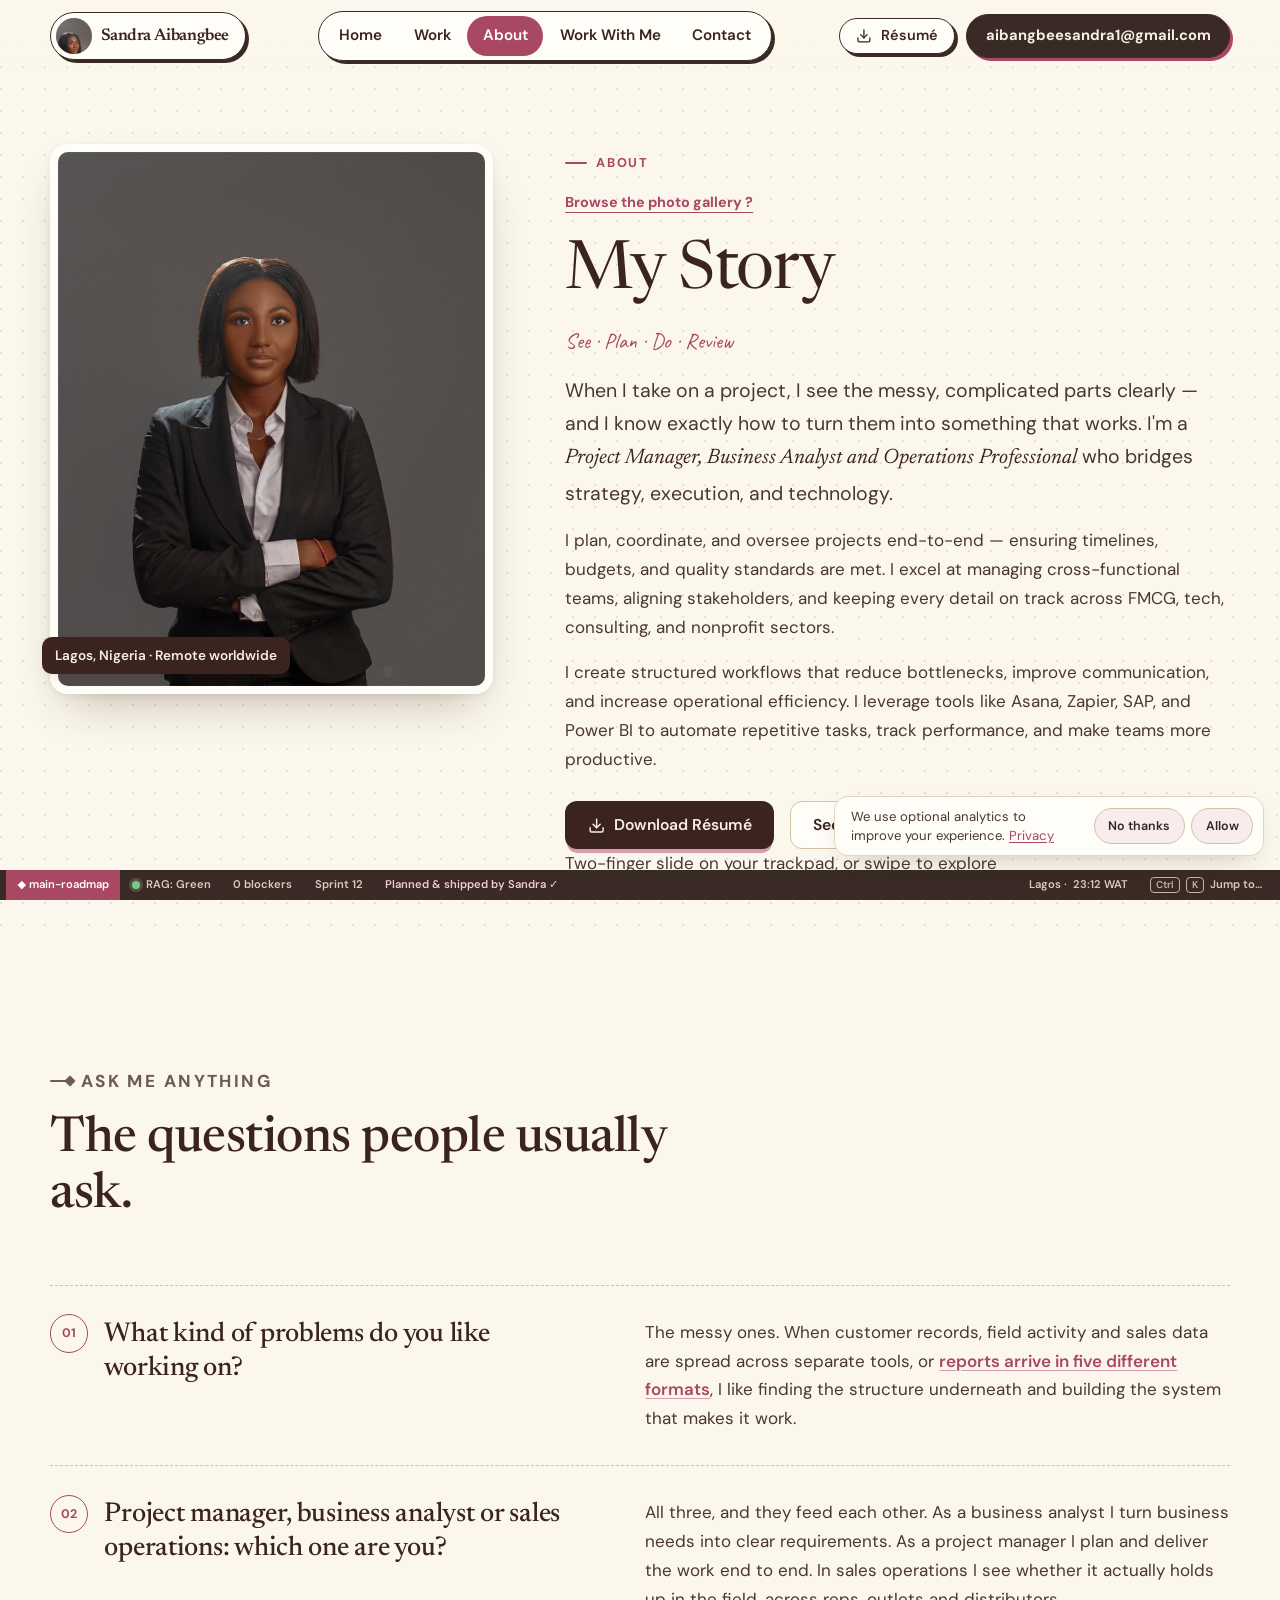
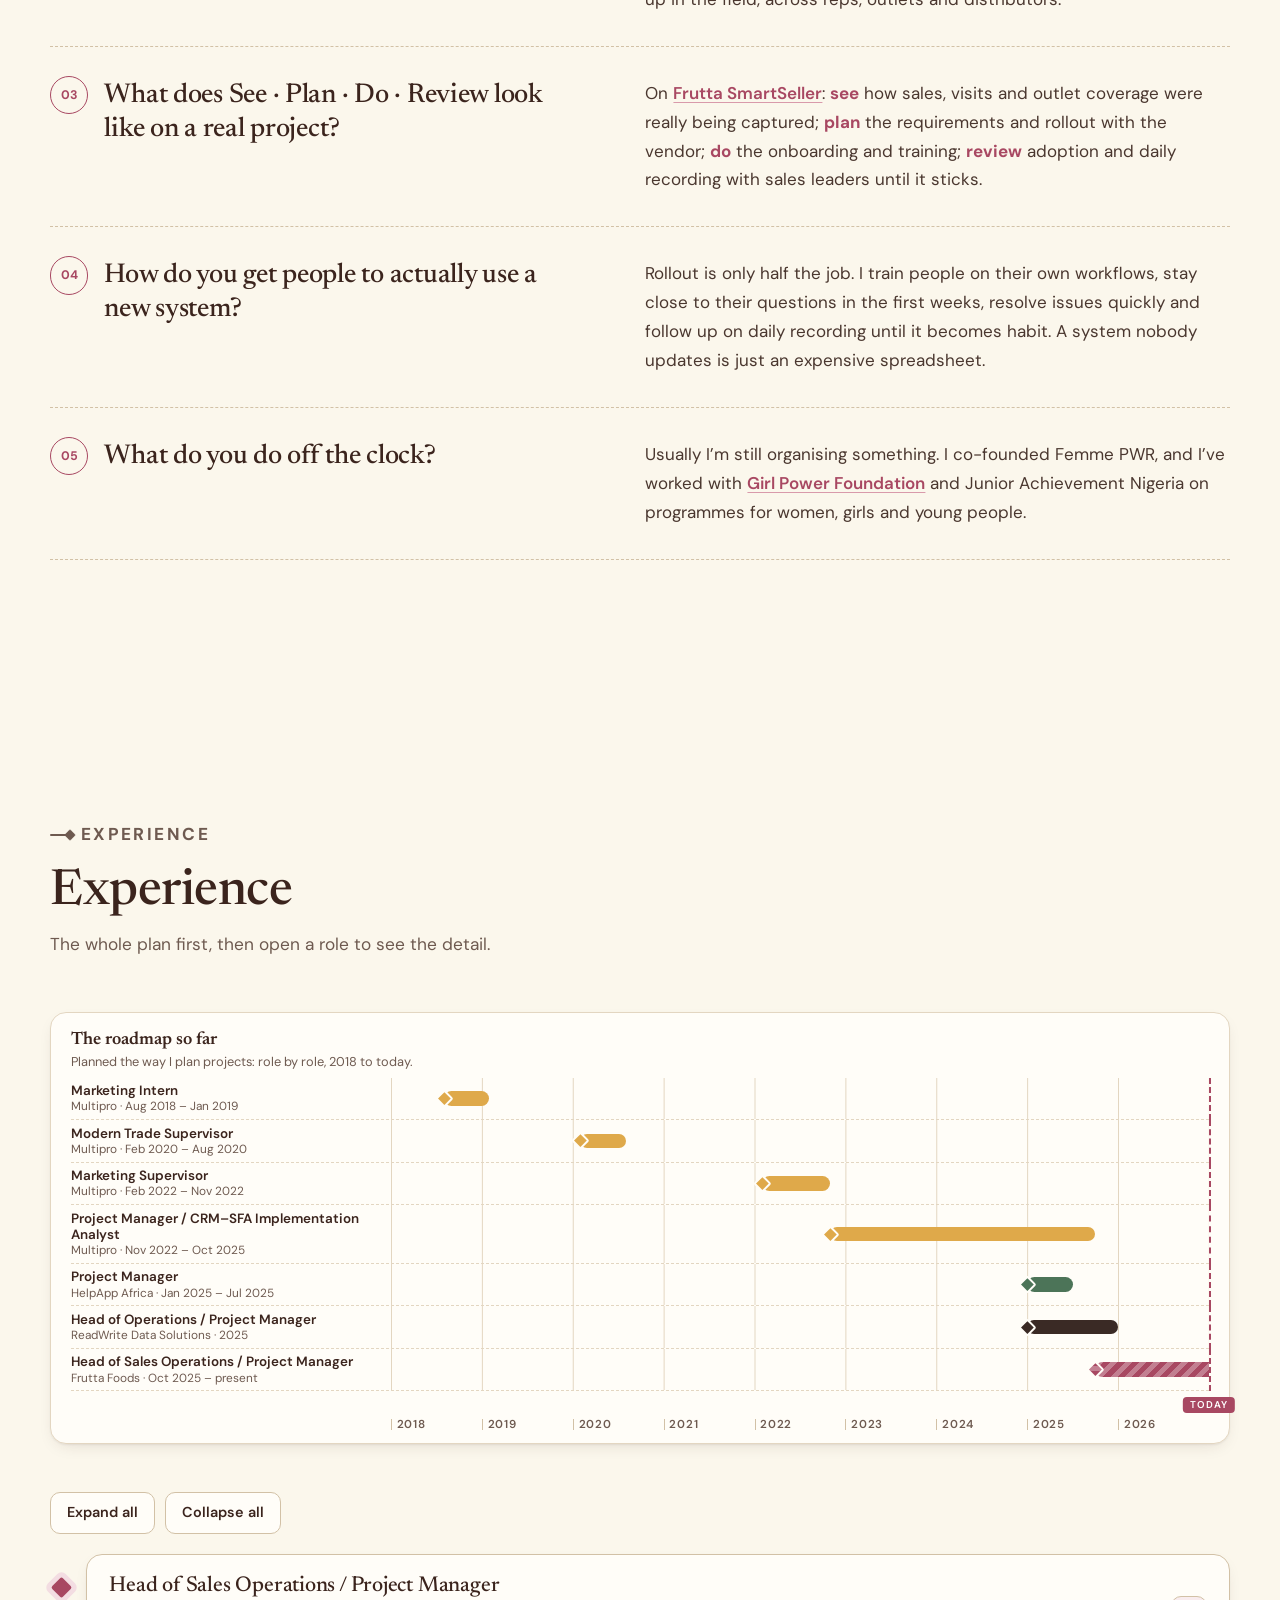
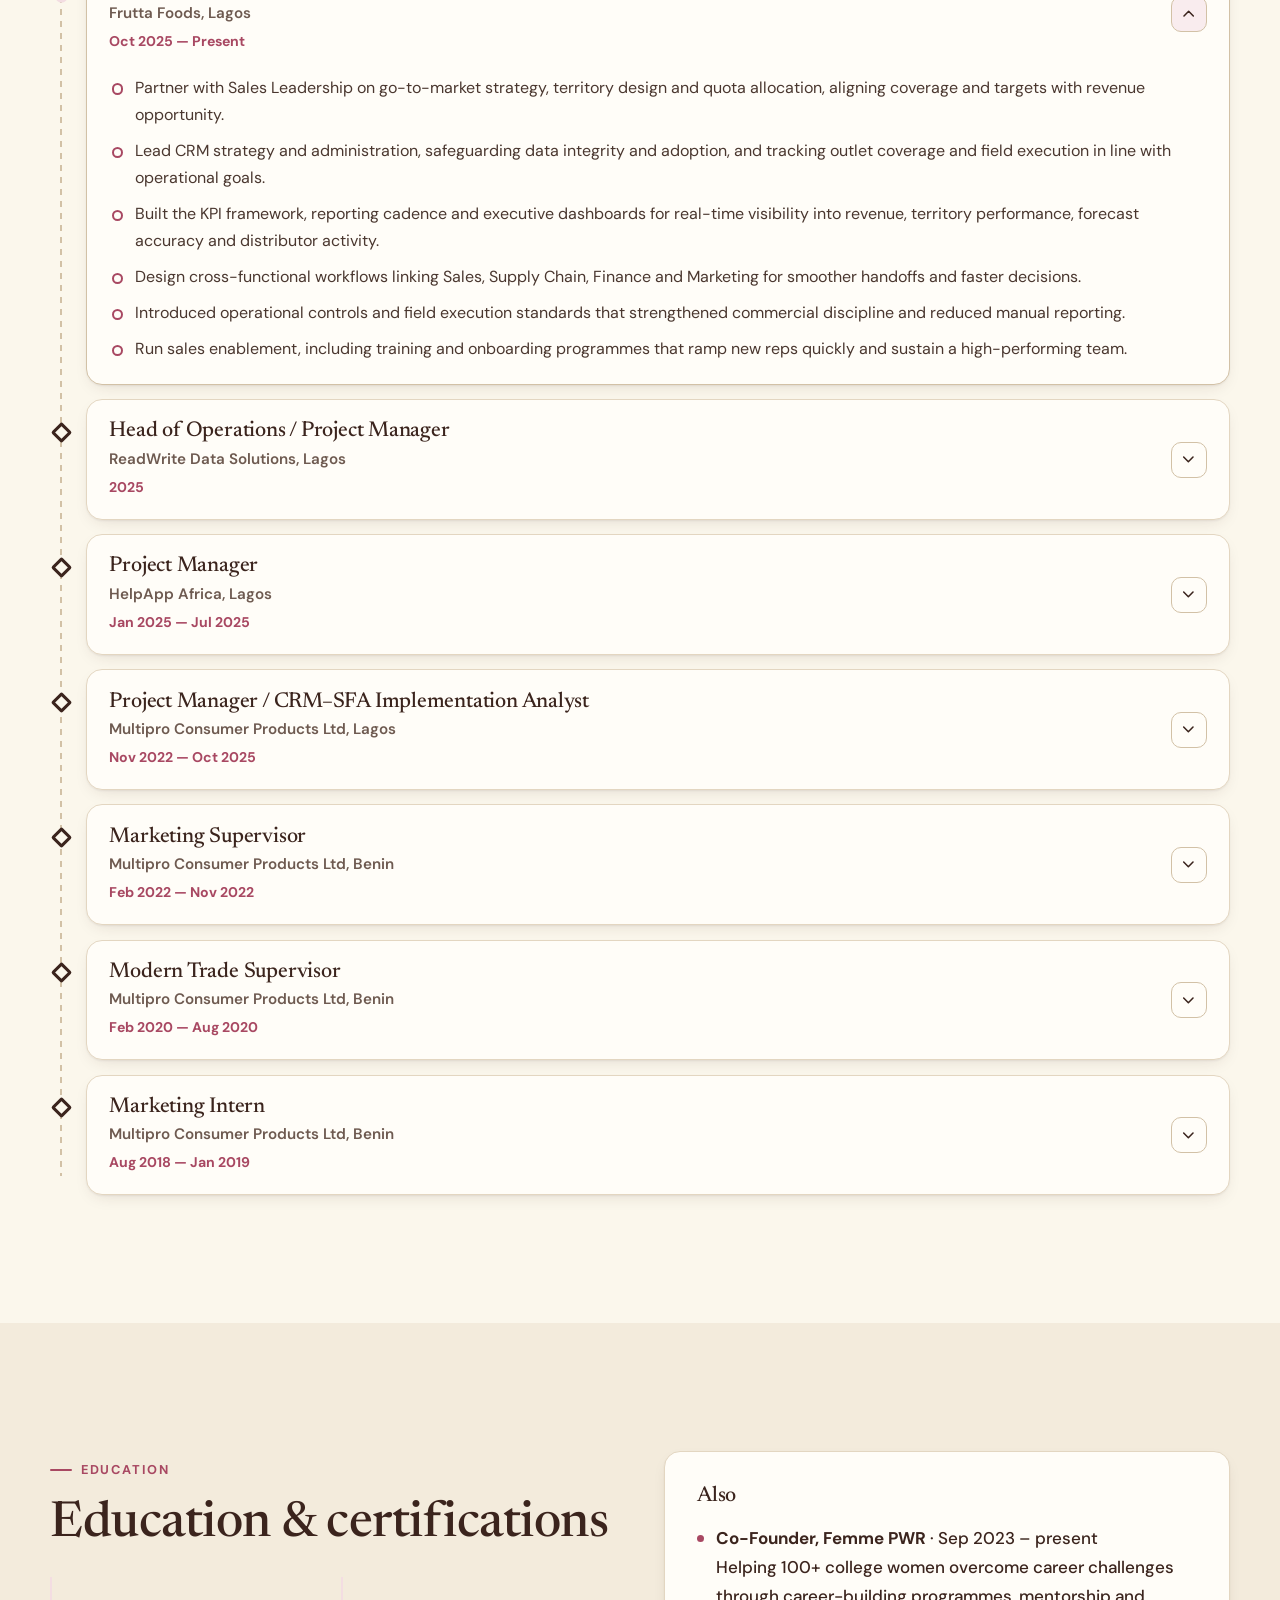
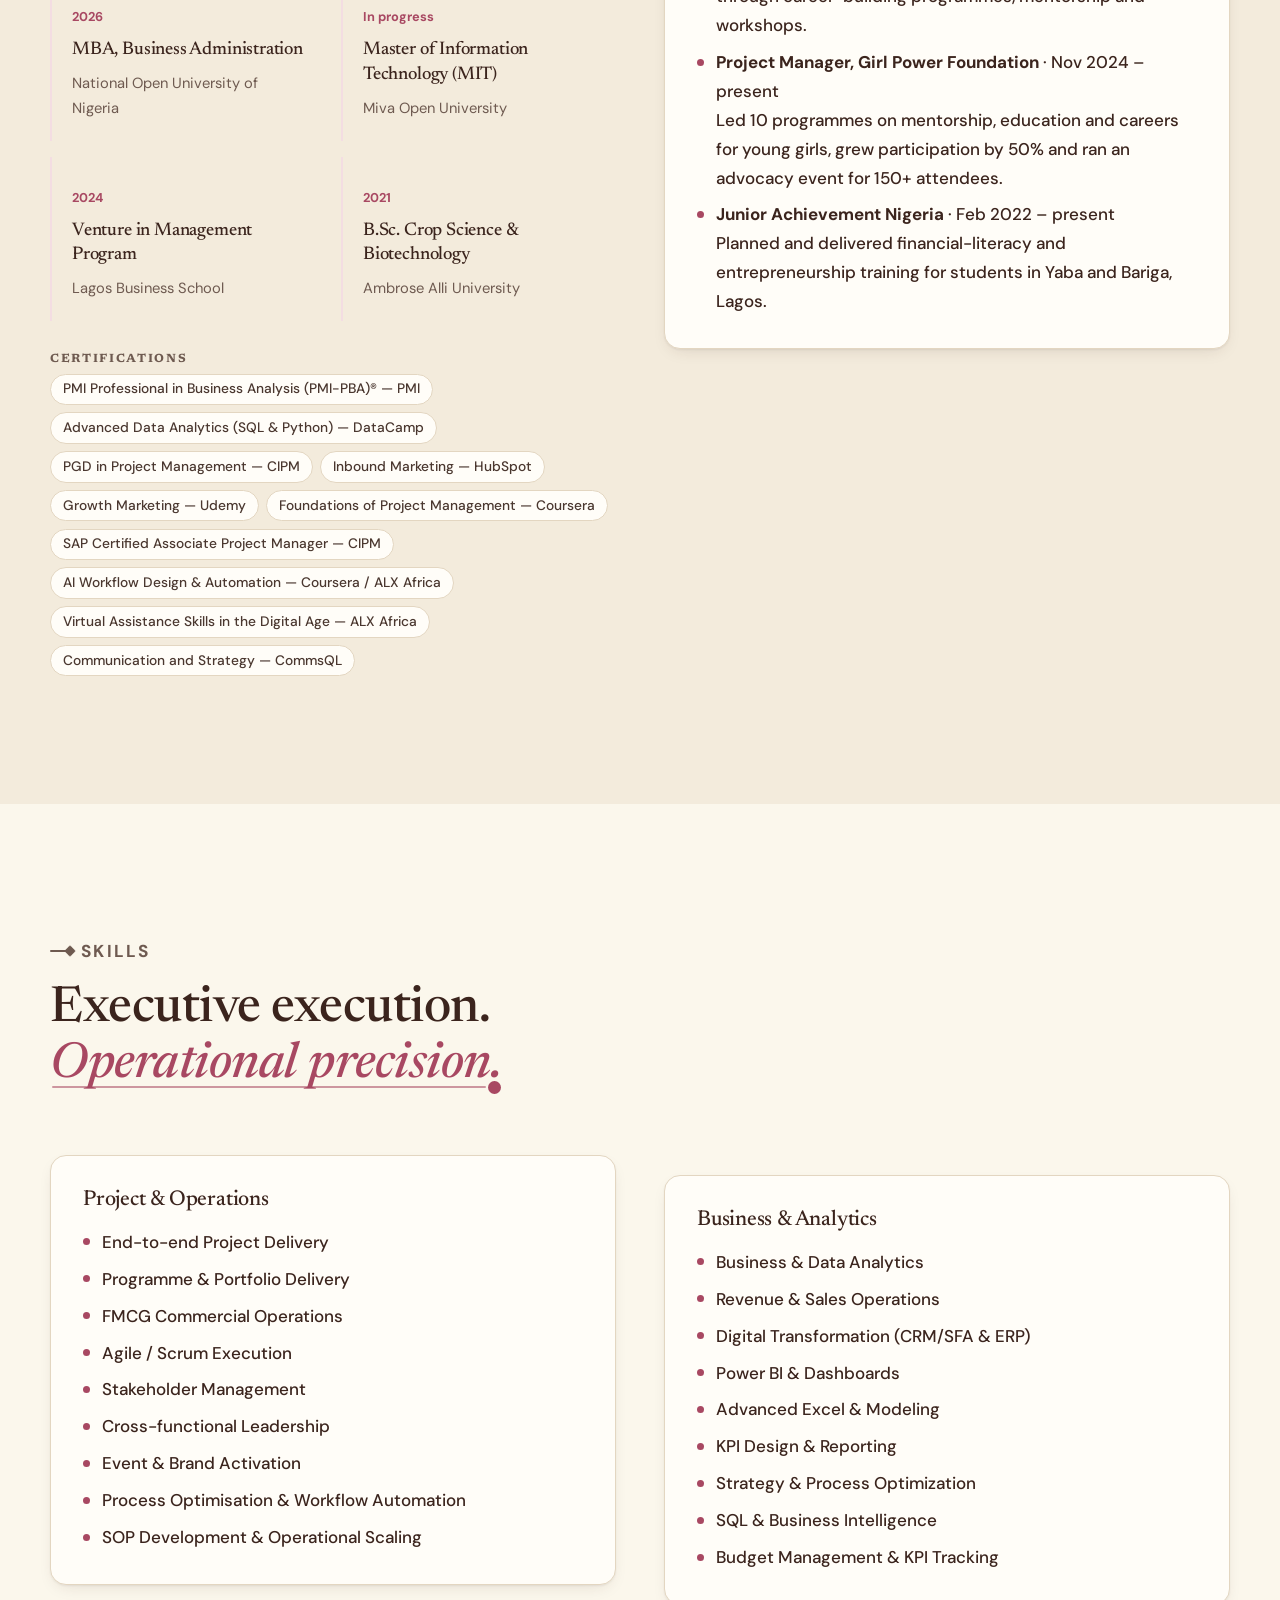
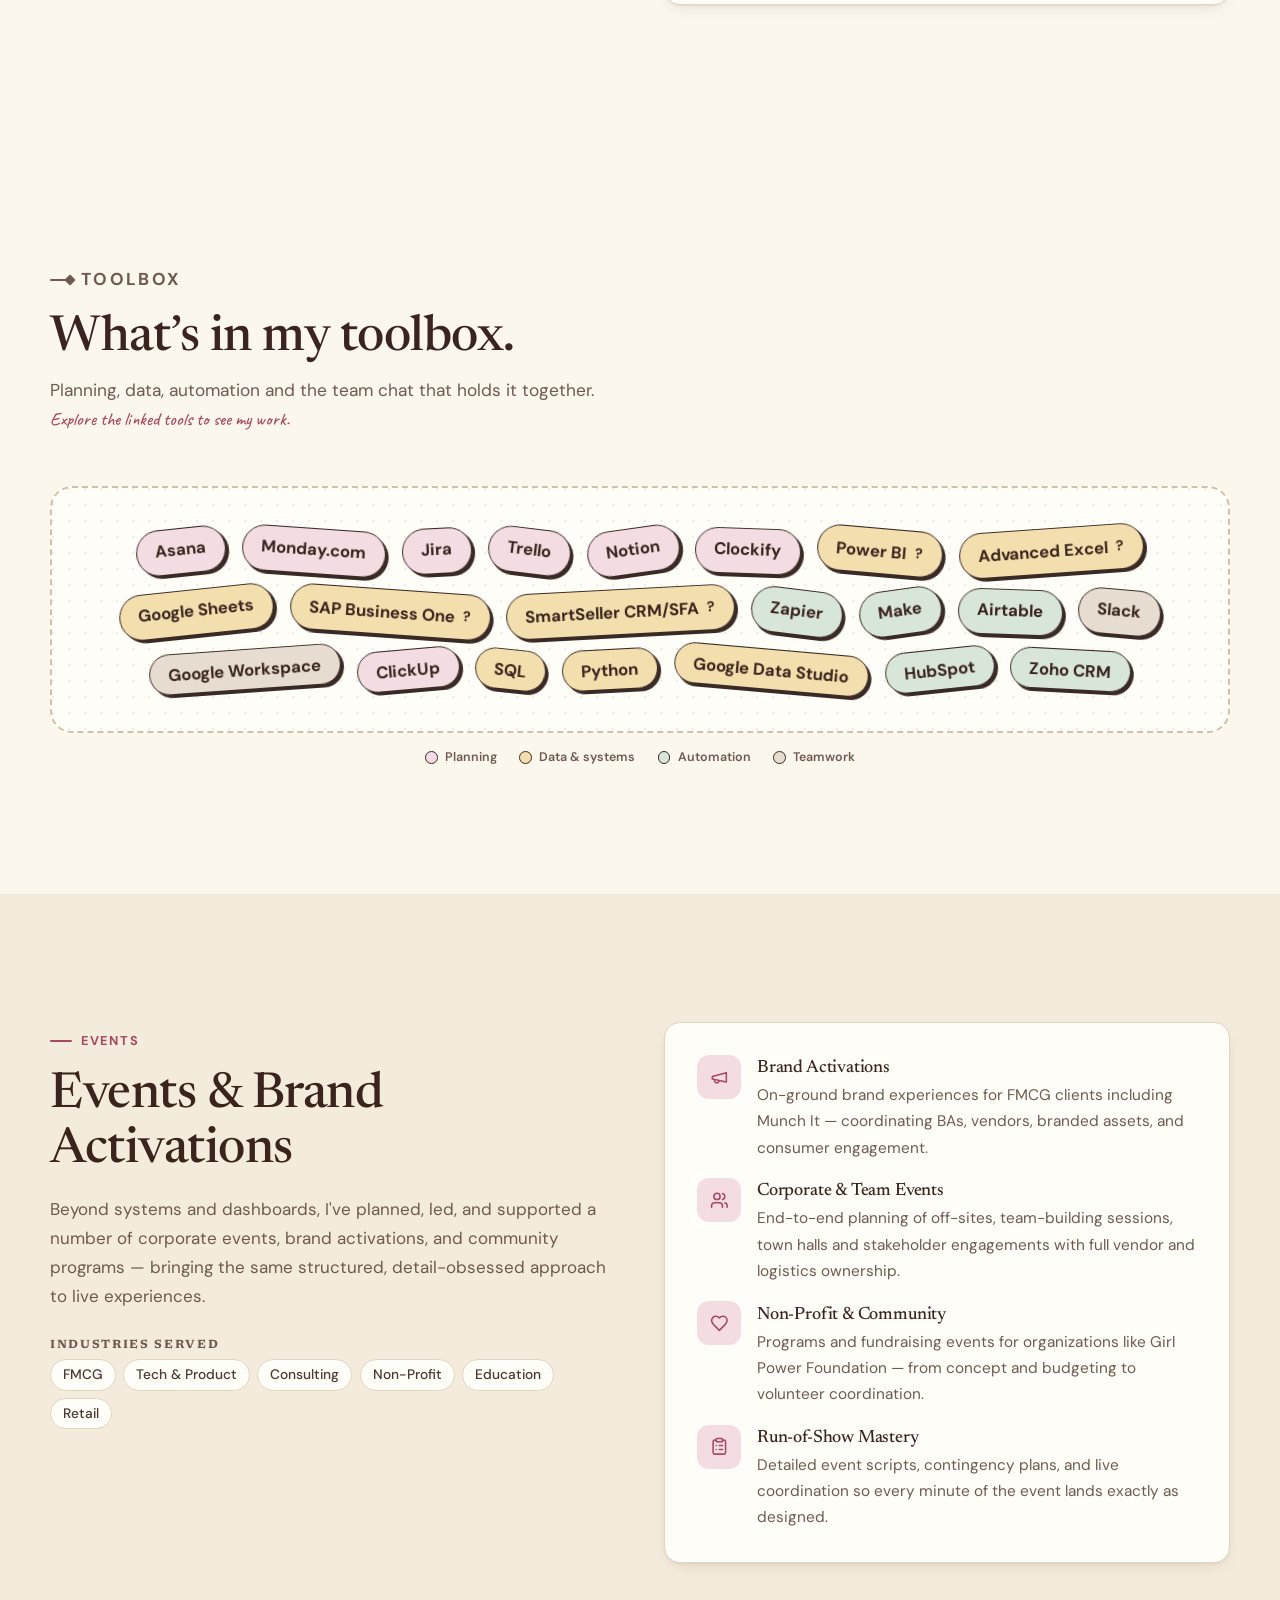
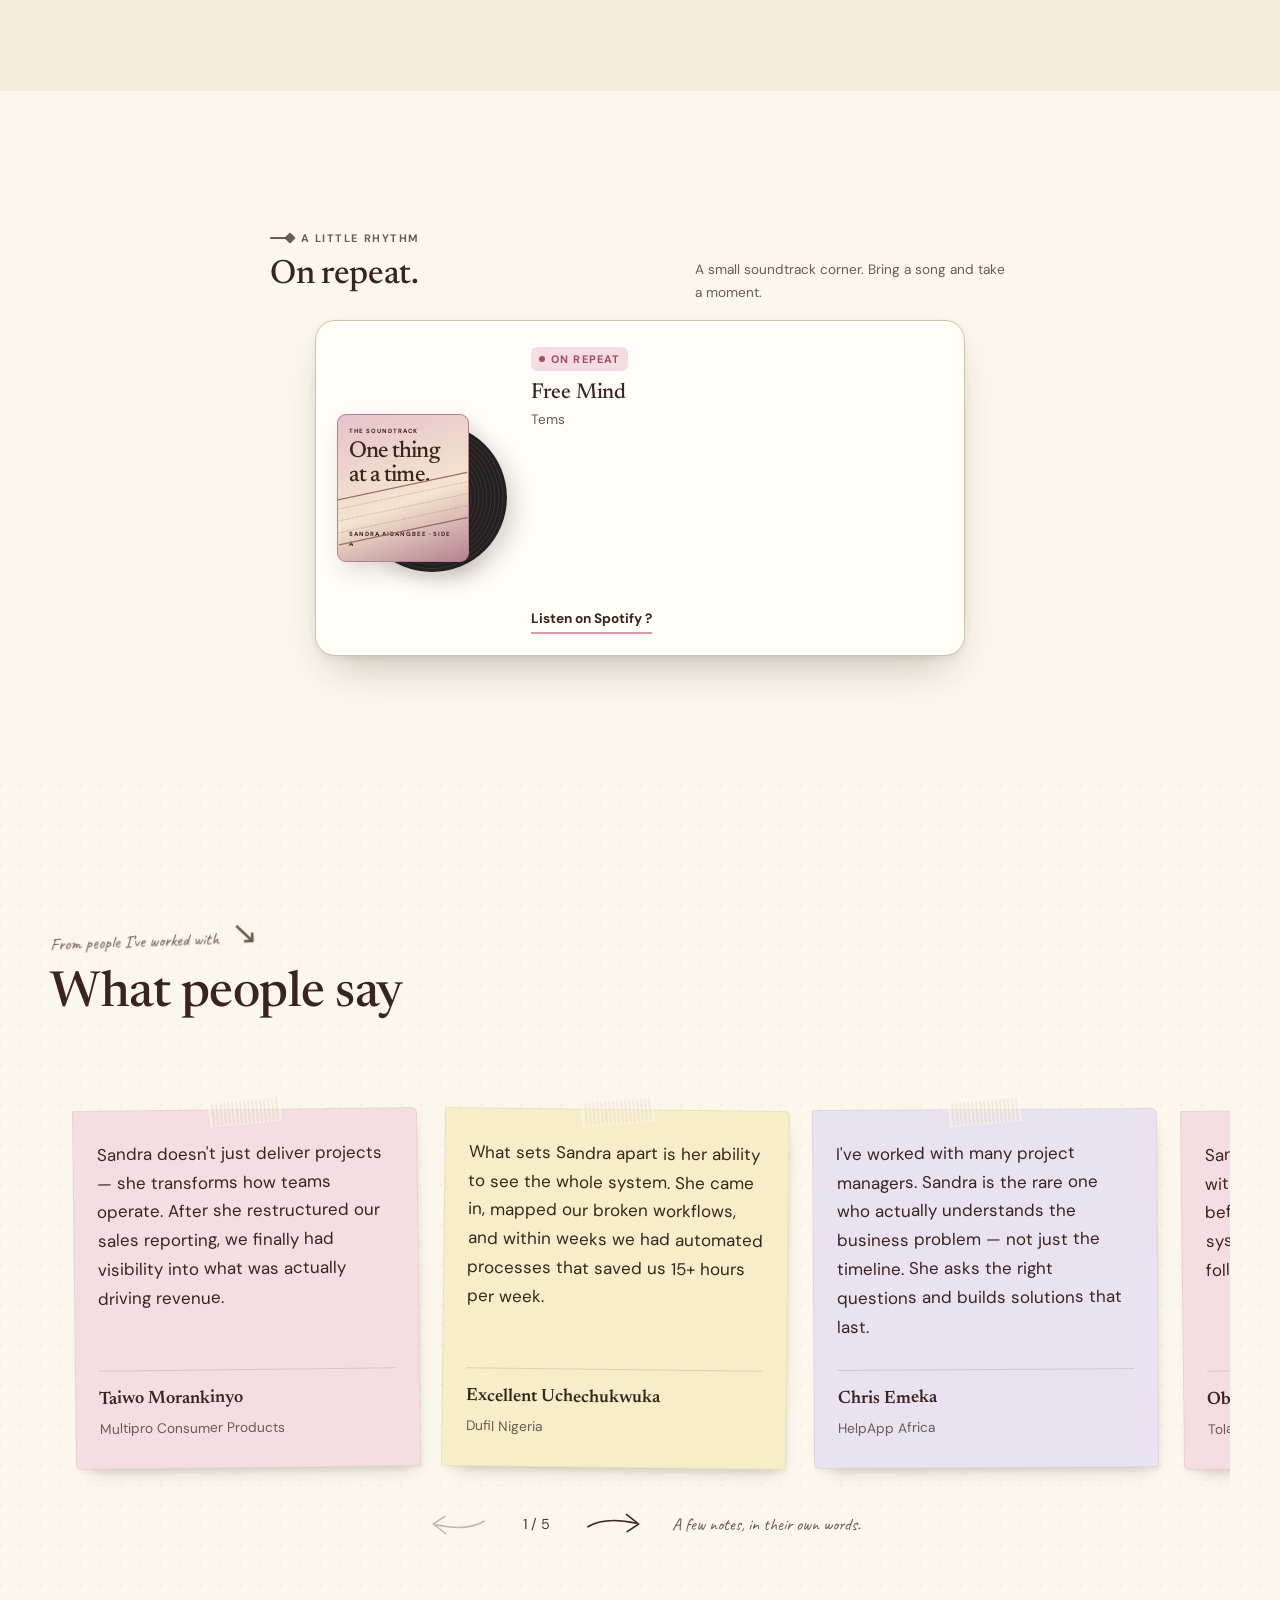
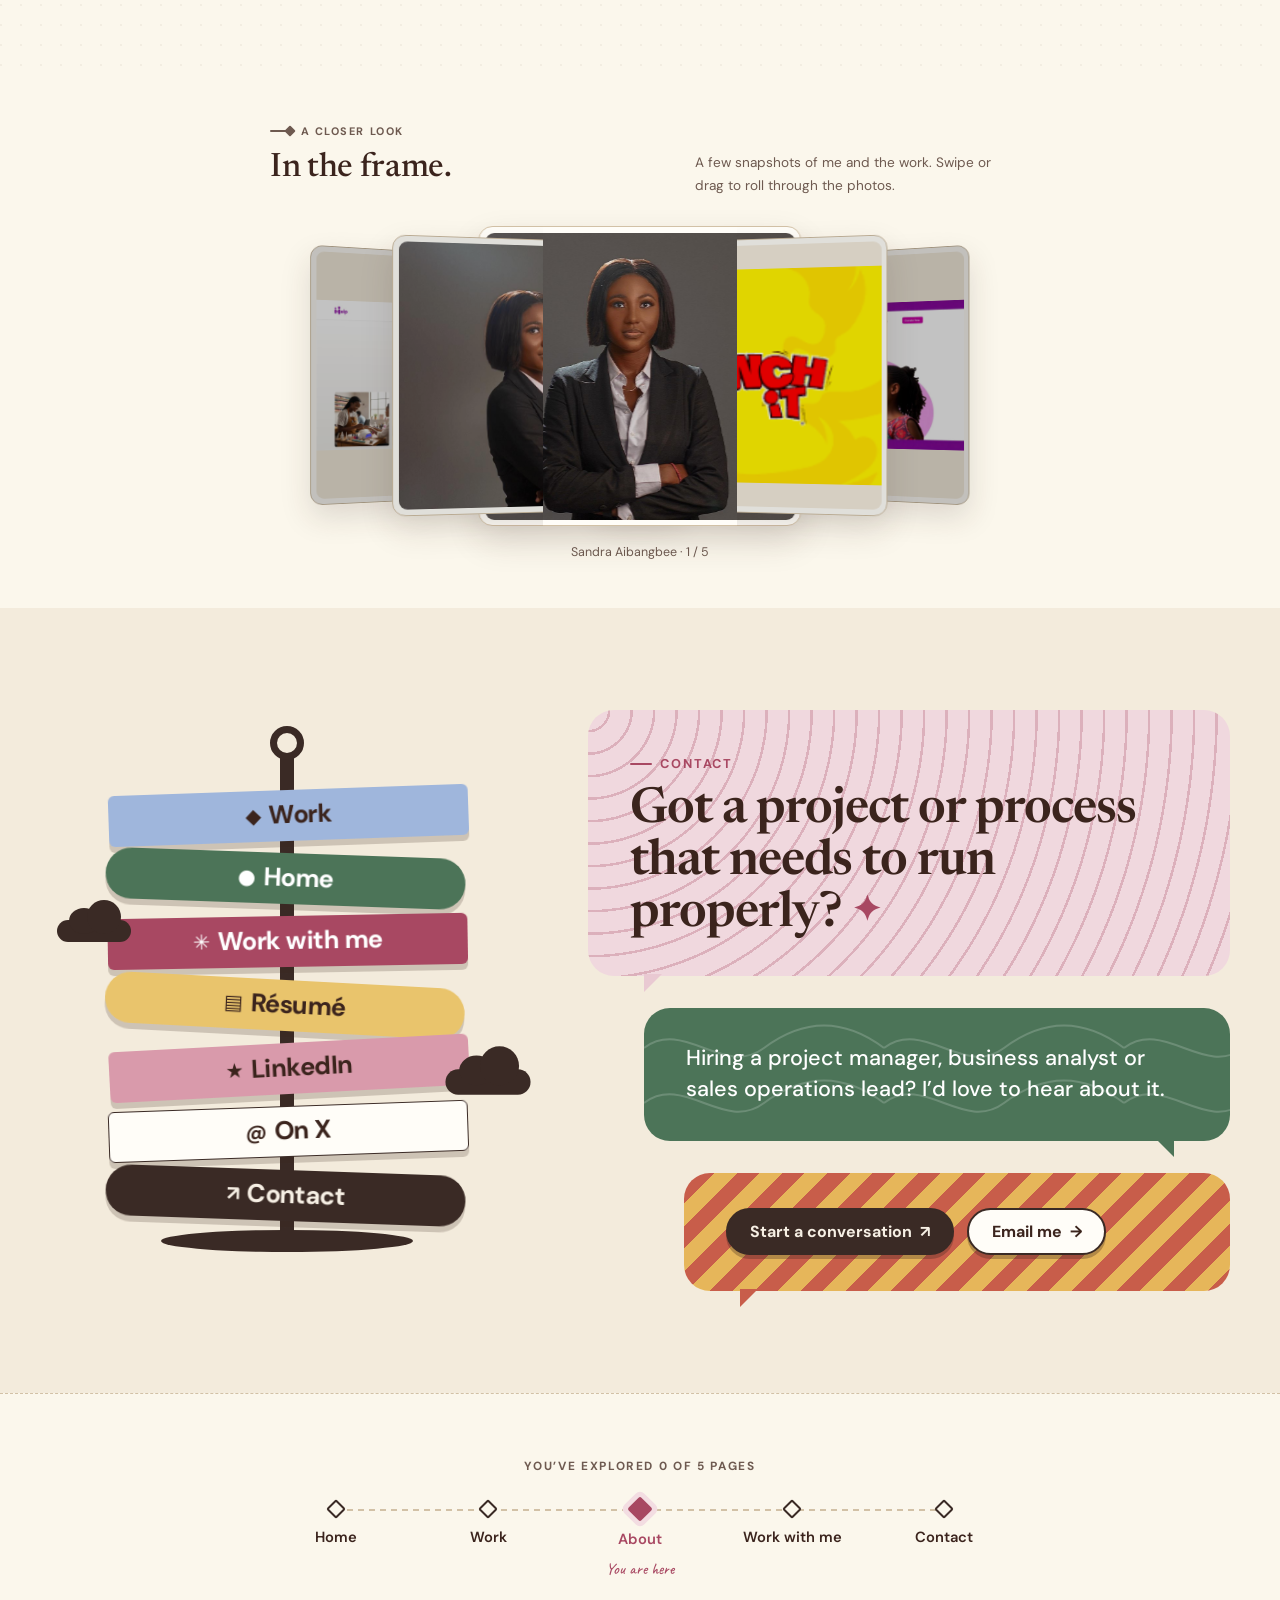
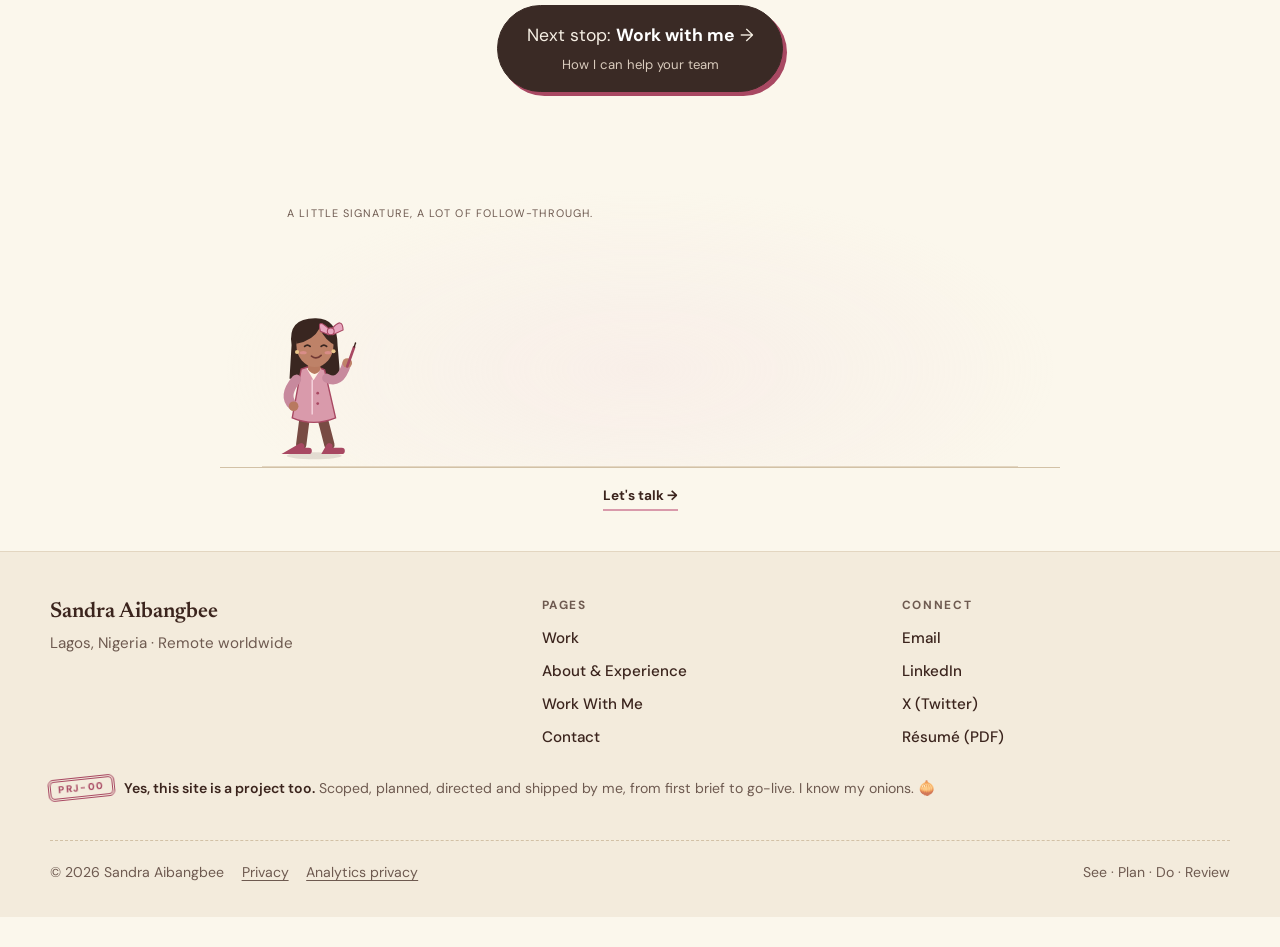
<file: about/index.html>
<!doctype html>
<html lang="en">
<head>
  <meta charset="utf-8">
  <meta name="viewport" content="width=device-width, initial-scale=1">
  <title>About Sandra Aibangbee | Experience, Skills &amp; Certifications</title>
  <meta name="description" content="Sandra Aibangbee’s experience across FMCG, tech and consulting: sales operations at Frutta Foods, SAP delivery at ReadWrite, CRM/SFA rollouts and PMI-PBA.">
  <meta name="theme-color" content="#fbf7ec">
  <meta property="og:type" content="profile">
  <meta property="og:title" content="About Sandra Aibangbee | Experience, Skills &amp; Certifications">
  <meta name="twitter:card" content="summary_large_image">
  <meta name="twitter:creator" content="@i_am_san_dra">
  <meta property="og:description" content="Sandra Aibangbee’s experience across FMCG, tech and consulting: sales operations at Frutta Foods, SAP delivery at ReadWrite, CRM/SFA rollouts and PMI-PBA.">
  <meta property="og:url" content="https://sandraaibangbee.com/about/">
  <meta property="og:site_name" content="Sandra Aibangbee">
  <meta property="og:locale" content="en_GB">
  <meta property="og:image" content="https://sandraaibangbee.com/assets/images/share/sandra-aibangbee.jpg">
  <meta property="og:image:width" content="1200">
  <meta property="og:image:height" content="630">
  <meta property="og:image:alt" content="Sandra Aibangbee, Project Manager and Business Analyst">
  <link rel="canonical" href="https://sandraaibangbee.com/about/">
  <link rel="image_src" href="/assets/images/share/sandra-aibangbee.jpg">
  <link rel="icon" href="/favicon.svg" type="image/svg+xml">
  <link rel="icon" href="/favicon-48.png" sizes="48x48" type="image/png">
  <link rel="apple-touch-icon" href="/apple-touch-icon.png">
  <link rel="preconnect" href="https://fonts.googleapis.com">
  <link rel="preconnect" href="https://fonts.gstatic.com" crossorigin>
  <link rel="preload" as="style" href="https://fonts.googleapis.com/css2?family=Caveat:wght@500&family=DM+Sans:opsz,wght@9..40,400;9..40,500;9..40,600;9..40,700&family=Newsreader:ital,opsz,wght@0,6..72,400;0,6..72,500;0,6..72,600;1,6..72,400&display=swap" onload="this.onload=null;this.rel='stylesheet'">
  <noscript><link rel="stylesheet" href="https://fonts.googleapis.com/css2?family=Caveat:wght@500&family=DM+Sans:opsz,wght@9..40,400;9..40,500;9..40,600;9..40,700&family=Newsreader:ital,opsz,wght@0,6..72,400;0,6..72,500;0,6..72,600;1,6..72,400&display=swap"></noscript>
  <link rel="stylesheet" href="/css/styles.css?v=1ca69a48e0">
  <link rel="stylesheet" href="/css/personality.css?v=adcc1a522b">
  <script>
    document.documentElement.classList.add('js');
    setTimeout(function () { var r = document.documentElement; if (!r.classList.contains('ready')) r.classList.remove('js'); }, 2500);
    try { sessionStorage.setItem('sa-intro-seen', '1'); } catch (e) {}
  </script>
  <script src="/js/main.js?v=22766606d0" defer></script>
  <script src="/js/personality.js?v=8f6d849d4e" defer></script>
  <script type="application/ld+json">{"@context":"https://schema.org","@graph":[{"@id":"https://sandraaibangbee.com/about/#webpage","url":"https://sandraaibangbee.com/about/","name":"About Sandra Aibangbee | Experience, Skills & Certifications","description":"Sandra Aibangbee’s experience across FMCG, tech and consulting: sales operations at Frutta Foods, SAP delivery at ReadWrite, CRM/SFA rollouts and PMI-PBA.","isPartOf":{"@id":"https://sandraaibangbee.com/#website"},"inLanguage":"en","@type":"ProfilePage","mainEntity":{"@id":"https://sandraaibangbee.com/#person"}},{"@type":"BreadcrumbList","itemListElement":[{"@type":"ListItem","position":1,"name":"Home","item":"https://sandraaibangbee.com/"},{"@type":"ListItem","position":2,"name":"About","item":"https://sandraaibangbee.com/about/"}]}]}</script>
<link rel="stylesheet" href="/css/analytics.css?v=5dab698b31">
<script defer src="/js/analytics.js?v=8cc0d5514f"></script>
</head>

<body>
  <svg xmlns="http://www.w3.org/2000/svg" style="display:none" aria-hidden="true">
    <symbol id="i-arrow-right" viewBox="0 0 24 24"><path d="M5 12h14"/><path d="m12 5 7 7-7 7"/></symbol>
    <symbol id="i-download" viewBox="0 0 24 24"><path d="M21 15v4a2 2 0 0 1-2 2H5a2 2 0 0 1-2-2v-4"/><path d="m7 10 5 5 5-5"/><path d="M12 15V3"/></symbol>
    <symbol id="i-menu" viewBox="0 0 24 24"><path d="M4 7h16"/><path d="M4 12h16"/><path d="M4 17h16"/></symbol>
    <symbol id="i-close" viewBox="0 0 24 24"><path d="M18 6 6 18"/><path d="m6 6 12 12"/></symbol>
    <symbol id="i-mail" viewBox="0 0 24 24"><rect width="20" height="16" x="2" y="4" rx="2"/><path d="m22 7-8.97 5.7a1.94 1.94 0 0 1-2.06 0L2 7"/></symbol>
    <symbol id="i-chev" viewBox="0 0 24 24"><path d="m6 9 6 6 6-6"/></symbol>
    <symbol id="i-cap" viewBox="0 0 24 24"><path d="M22 10 12 5 2 10l10 5 10-5Z"/><path d="M6 12v5c3 3 9 3 12 0v-5"/><path d="M22 10v6"/></symbol>
    <symbol id="i-megaphone" viewBox="0 0 24 24"><path d="m3 11 18-5v12L3 14v-3z"/><path d="M11.6 16.8a3 3 0 1 1-5.8-1.6"/></symbol>
    <symbol id="i-users" viewBox="0 0 24 24"><path d="M16 21v-2a4 4 0 0 0-4-4H6a4 4 0 0 0-4 4v2"/><circle cx="9" cy="7" r="4"/><path d="M22 21v-2a4 4 0 0 0-3-3.87"/><path d="M16 3.13a4 4 0 0 1 0 7.75"/></symbol>
    <symbol id="i-heart" viewBox="0 0 24 24"><path d="M19 14c1.49-1.46 3-3.21 3-5.5A5.5 5.5 0 0 0 16.5 3c-1.76 0-3 .5-4.5 2-1.5-1.5-2.74-2-4.5-2A5.5 5.5 0 0 0 2 8.5c0 2.3 1.5 4.05 3 5.5l7 7Z"/></symbol>
    <symbol id="i-clipboard" viewBox="0 0 24 24"><rect width="8" height="4" x="8" y="2" rx="1"/><path d="M16 4h2a2 2 0 0 1 2 2v14a2 2 0 0 1-2 2H6a2 2 0 0 1-2-2V6a2 2 0 0 1 2-2h2"/><path d="M12 11h4"/><path d="M12 16h4"/><path d="M8 11h.01"/><path d="M8 16h.01"/></symbol>
  </svg>

  <a class="skip-link" href="#main">Skip to content</a>

  <header class="site-header">
    <div class="container header-inner">
      <a class="brand" href="/" aria-label="Sandra Aibangbee — home">
        <img class="brand-photo" src="/assets/images/sandra-hero.jpg" alt="" width="36" height="36" decoding="async"><span class="brand-text"><span class="brand-name">Sandra Aibangbee</span></span>
      </a>
      <button class="nav-toggle" type="button" aria-expanded="false" aria-controls="site-nav">
        <svg class="icon icon-open" aria-hidden="true"><use href="#i-menu"/></svg>
        <svg class="icon icon-close" aria-hidden="true"><use href="#i-close"/></svg>
        <span class="visually-hidden">Menu</span>
      </button>
      <nav class="site-nav" id="site-nav" aria-label="Primary">
        <ul class="nav-list">
          <li><a href="/">Home</a></li>
          <li><a href="/work/">Work</a></li>
          <li><a href="/about/" aria-current="page">About</a></li>
          <li><a href="/work-with-me/">Work With Me</a></li>
          <li><a href="/contact/">Contact</a></li>
        </ul>
        <a class="btn btn-primary btn-sm nav-cta" href="/assets/Sandra-Aibangbee-Resume.pdf" download="Sandra-Aibangbee-Resume.pdf">
          <svg class="icon" aria-hidden="true"><use href="#i-download"/></svg> Résumé <span class="visually-hidden">(PDF download)</span>
        </a>
        <a class="nav-email" href="mailto:aibangbeesandra1@gmail.com"><span class="nav-email-full">aibangbeesandra1@gmail.com</span><span class="nav-email-short">Email me</span></a>
      </nav>
    </div>
  </header>

  <main id="main">
    
    <section class="page-head dotgrid" aria-labelledby="story-heading">
      <div class="container about-hero">
        <figure class="about-photo reveal">
          <img loading="lazy" width="960" height="1200" decoding="async" src="/assets/images/sandra-about.jpg" alt="Sandra Aibangbee standing with arms folded">
          <figcaption>Lagos, Nigeria · Remote worldwide</figcaption>
        </figure>
        <div class="prose reveal">
          <p class="kicker">About</p><p class="personality-jump"><a href="#in-the-frame">Browse the photo gallery <span aria-hidden="true">?</span></a></p>
          <h1 id="story-heading">My Story</h1>
          <p class="note" style="margin-bottom: 1.25rem">See · Plan · Do · Review</p>
          <p class="lead">When I take on a project, I see the messy, complicated parts clearly — and I know exactly how to turn them into something that works. I'm a <em>Project Manager, Business Analyst and Operations Professional</em> who bridges strategy, execution, and technology.</p>
          <p>I plan, coordinate, and oversee projects end-to-end — ensuring timelines, budgets, and quality standards are met. I excel at managing cross-functional teams, aligning stakeholders, and keeping every detail on track across FMCG, tech, consulting, and nonprofit sectors.</p>
          <p>I create structured workflows that reduce bottlenecks, improve communication, and increase operational efficiency. I leverage tools like Asana, Zapier, SAP, and Power BI to automate repetitive tasks, track performance, and make teams more productive.</p>
          <div class="btn-row" style="margin-top: 1.75rem">
            <a class="btn btn-primary" href="/assets/Sandra-Aibangbee-Resume.pdf" download="Sandra-Aibangbee-Resume.pdf"><svg class="icon" aria-hidden="true"><use href="#i-download"/></svg> Download Résumé <span class="visually-hidden">(PDF)</span></a>
            <a class="btn btn-ghost" href="/work/">See My Work</a>
          </div>
          <p class="frame-hint">Two-finger slide on your trackpad, or swipe to explore</p>
        </div>
      </div>
    </section>

    
    <section class="section qa-section" aria-labelledby="qa-heading">
      <div class="container">
        <header class="section-head reveal">
          <div>
            <p class="kicker">Ask me anything</p>
            <h2 id="qa-heading">The questions people usually ask.</h2>
          </div>
        </header>
        <ol class="qa-list">
          <li class="qa reveal"><h3 class="qa-q"><span class="qa-n">01</span>What kind of problems do you like working on?</h3><p class="qa-a">The messy ones. When customer records, field activity and sales data are spread across separate tools, or <a href="/work/frutta-secondary-sales-dashboard/">reports arrive in five different formats</a>, I like finding the structure underneath and building the system that makes it work.</p></li>
          <li class="qa reveal"><h3 class="qa-q"><span class="qa-n">02</span>Project manager, business analyst or sales operations: which one are you?</h3><p class="qa-a">All three, and they feed each other. As a business analyst I turn business needs into clear requirements. As a project manager I plan and deliver the work end to end. In sales operations I see whether it actually holds up in the field, across reps, outlets and distributors.</p></li>
          <li class="qa reveal"><h3 class="qa-q"><span class="qa-n">03</span>What does See · Plan · Do · Review look like on a real project?</h3><p class="qa-a">On <a href="/work/frutta-smart-seller/">Frutta SmartSeller</a>: <em>see</em> how sales, visits and outlet coverage were really being captured; <em>plan</em> the requirements and rollout with the vendor; <em>do</em> the onboarding and training; <em>review</em> adoption and daily recording with sales leaders until it sticks.</p></li>
          <li class="qa reveal"><h3 class="qa-q"><span class="qa-n">04</span>How do you get people to actually use a new system?</h3><p class="qa-a">Rollout is only half the job. I train people on their own workflows, stay close to their questions in the first weeks, resolve issues quickly and follow up on daily recording until it becomes habit. A system nobody updates is just an expensive spreadsheet.</p></li>
          <li class="qa reveal"><h3 class="qa-q"><span class="qa-n">05</span>What do you do off the clock?</h3><p class="qa-a">Usually I’m still organising something. I co-founded Femme PWR, and I’ve worked with <a href="/work/girl-power-foundation/">Girl Power Foundation</a> and Junior Achievement Nigeria on programmes for women, girls and young people.</p></li>
        </ol>
      </div>
    </section>

    
    <section class="section" id="experience" aria-labelledby="experience-heading">
      <div class="container">
        <header class="section-head reveal">
          <div>
            <p class="kicker">Experience</p>
            <h2 id="experience-heading">Experience</h2>
            <p>The whole plan first, then open a role to see the detail.</p>
          </div>
        </header>

        <div class="roadmap reveal" data-roadmap>
          <p class="roadmap-title">The roadmap so far <span>Planned the way I plan projects: role by role, 2018 to today.</span></p>
          <ol class="roadmap-rows" aria-label="Roles from 2018 to today">
            <li class="roadmap-row" style="--s:7;--e:13;--i:0"><p class="roadmap-label"><b>Marketing Intern</b><span>Multipro · <span>Aug 2018 – Jan 2019</span></span></p><span class="roadmap-track"><span class="roadmap-bar roadmap-bar--gold"></span></span></li>
            <li class="roadmap-row" style="--s:25;--e:31;--i:1"><p class="roadmap-label"><b>Modern Trade Supervisor</b><span>Multipro · <span>Feb 2020 – Aug 2020</span></span></p><span class="roadmap-track"><span class="roadmap-bar roadmap-bar--gold"></span></span></li>
            <li class="roadmap-row" style="--s:49;--e:58;--i:2"><p class="roadmap-label"><b>Marketing Supervisor</b><span>Multipro · <span>Feb 2022 – Nov 2022</span></span></p><span class="roadmap-track"><span class="roadmap-bar roadmap-bar--gold"></span></span></li>
            <li class="roadmap-row" style="--s:58;--e:93;--i:3"><p class="roadmap-label"><b>Project Manager / CRM–SFA Implementation Analyst</b><span>Multipro · <span>Nov 2022 – Oct 2025</span></span></p><span class="roadmap-track"><span class="roadmap-bar roadmap-bar--gold"></span></span></li>
            <li class="roadmap-row" style="--s:84;--e:90;--i:4"><p class="roadmap-label"><b>Project Manager</b><span>HelpApp Africa · <span>Jan 2025 – Jul 2025</span></span></p><span class="roadmap-track"><span class="roadmap-bar roadmap-bar--sage"></span></span></li>
            <li class="roadmap-row" style="--s:84;--e:96;--i:5"><p class="roadmap-label"><b>Head of Operations / Project Manager</b><span>ReadWrite Data Solutions · <span>2025</span></span></p><span class="roadmap-track"><span class="roadmap-bar roadmap-bar--cocoa"></span></span></li>
            <li class="roadmap-row" style="--s:93;--e:var(--now);--i:6"><p class="roadmap-label"><b>Head of Sales Operations / Project Manager</b><span>Frutta Foods · <span>Oct 2025 – present</span></span></p><span class="roadmap-track"><span class="roadmap-bar roadmap-bar--rose roadmap-bar--ongoing"></span></span></li>
          </ol>
          <div class="roadmap-axis" aria-hidden="true"><span class="roadmap-today">Today</span><span>2018</span><span>2019</span><span>2020</span><span>2021</span><span>2022</span><span>2023</span><span>2024</span><span>2025</span><span>2026</span></div>
        </div>

        <div class="timeline-tools" data-expand-all="roles" hidden>
          <button class="btn btn-ghost btn-sm" type="button" data-expand="open">Expand all</button>
          <button class="btn btn-ghost btn-sm" type="button" data-expand="close">Collapse all</button>
        </div>

        <div class="timeline" id="roles">
          <details class="role reveal" open>
            <summary>
              <h3>Head of Sales Operations / Project Manager</h3>
              <span class="org">Frutta Foods, Lagos</span>
              <span class="period">Oct 2025 — Present</span>
              <span class="chev" aria-hidden="true"><svg class="icon"><use href="#i-chev"/></svg></span>
            </summary>
            <div class="role-body">
              <ul class="tick-list">
                <li>Partner with Sales Leadership on go-to-market strategy, territory design and quota allocation, aligning coverage and targets with revenue opportunity.</li>
                <li>Lead CRM strategy and administration, safeguarding data integrity and adoption, and tracking outlet coverage and field execution in line with operational goals.</li>
                <li>Built the KPI framework, reporting cadence and executive dashboards for real-time visibility into revenue, territory performance, forecast accuracy and distributor activity.</li>
                <li>Design cross-functional workflows linking Sales, Supply Chain, Finance and Marketing for smoother handoffs and faster decisions.</li>
                <li>Introduced operational controls and field execution standards that strengthened commercial discipline and reduced manual reporting.</li>
                <li>Run sales enablement, including training and onboarding programmes that ramp new reps quickly and sustain a high-performing team.</li>
              </ul>
            </div>
          </details>
          <details class="role reveal">
            <summary>
              <h3>Head of Operations / Project Manager</h3>
              <span class="org">ReadWrite Data Solutions, Lagos</span>
              <span class="period">2025</span>
              <span class="chev" aria-hidden="true"><svg class="icon"><use href="#i-chev"/></svg></span>
            </summary>
            <div class="role-body">
              <ul class="tick-list">
                <li>Oversaw daily operations for a data, infrastructure, consulting and training company, managing workflows across a portfolio of 50+ corporate client accounts.</li>
                <li>Led delivery of 30+ SAP S/4HANA and BW projects, including data infrastructure rollouts, business consulting programmes and corporate data-literacy training.</li>
                <li>Directed a cross-functional team of developers, data analysts, trainers and consultants, keeping 100% on-time delivery for two consecutive quarters.</li>
                <li>Designed operational strategies that increased workflow efficiency by 40% and reduced service-delivery delays across business units.</li>
                <li>Built workflow automation that removed 50% of manual processes and saved 200+ hours a month, without adding headcount.</li>
                <li>Strengthened client relationships, lifting retention by 35% and contributing to 20% revenue growth within six months.</li>
              </ul>
            </div>
          </details>
          <details class="role reveal">
            <summary>
              <h3>Project Manager</h3>
              <span class="org">HelpApp Africa, <span>Lagos</span></span>
              <span class="period">Jan 2025 — Jul 2025</span>
              <span class="chev" aria-hidden="true"><svg class="icon"><use href="#i-chev"/></svg></span>
            </summary>
            <div class="role-body">
              <ul class="tick-list">
                <li>Led cross-functional delivery across technical, marketing, operations and support teams for a tech platform.</li>
                <li>Managed the platform go-live — timelines, testing, deployment readiness and post-launch operations.</li>
                <li>Established project workflows, SOPs and reporting structures that improved accountability.</li>
                <li>Supervised the technical team through the product development lifecycle, keeping business requirements and delivery timelines aligned.</li>
                <li>Directed marketing execution for pre- and post-launch campaigns, supporting user acquisition, engagement and brand visibility.</li>
                <li>Coordinated sprint reviews, stakeholder updates, issue tracking and performance monitoring to keep delivery on time.</li>
              </ul>
            </div>
          </details>
          <details class="role reveal">
            <summary>
              <h3>Project Manager / CRM–SFA Implementation Analyst</h3>
              <span class="org">Multipro Consumer Products Ltd, Lagos</span>
              <span class="period">Nov 2022 — Oct 2025</span>
              <span class="chev" aria-hidden="true"><svg class="icon"><use href="#i-chev"/></svg></span>
            </summary>
            <div class="role-body">
              <ul class="tick-list">
                <li>Rolled out CRM/SFA systems across multiple sales territories — deployment, adoption, training and change management.</li>
                <li>Defined tracking structures for customer visits, route compliance, outlet coverage and field productivity.</li>
                
                <li>Managed cross-functional projects with Sales, Distribution and Technical teams to improve visibility, reporting accuracy and efficiency.</li>
                <li>Coordinated onboarding, user training, issue resolution and change management, improving CRM compliance and reporting discipline.</li>
                <li>Ran market execution initiatives including the “Every Shop A Munch It” campaign, improving outlet penetration and execution consistency.</li>
                <li>Built operational and executive dashboards from CRM, SFA, MFA and ERP data covering KPIs, territory performance, stock movement and team productivity.</li>
              </ul>
            </div>
          </details>
          <details class="role reveal">
            <summary>
              <h3>Marketing Supervisor</h3>
              <span class="org">Multipro Consumer Products Ltd, Benin</span>
              <span class="period">Feb 2022 — Nov 2022</span>
              <span class="chev" aria-hidden="true"><svg class="icon"><use href="#i-chev"/></svg></span>
            </summary>
            <div class="role-body">
              <ul class="tick-list">
                <li>Led regional marketing operations, running campaigns that drove a 20% increase in market share within nine months.</li>
                <li>Used customer research and market analysis to sharpen campaign targeting, improving marketing ROI by 30%.</li>
                <li>Directed school samplings, park activations and supermarket demos that lifted brand awareness and consumer engagement.</li>
                <li>Strengthened retail partnerships, aligning marketing with sales goals and building brand loyalty across retail accounts.</li>
                <li>Managed POS materials and in-store displays for consistent brand presentation in 50+ retail outlets.</li>
              </ul>
            </div>
          </details>
          <details class="role reveal">
            <summary>
              <h3>Modern Trade Supervisor</h3>
              <span class="org">Multipro Consumer Products Ltd, Benin</span>
              <span class="period">Feb 2020 — Aug 2020</span>
              <span class="chev" aria-hidden="true"><svg class="icon"><use href="#i-chev"/></svg></span>
            </summary>
            <div class="role-body">
              <ul class="tick-list">
                <li>Converted 37 supermarkets and 53 mini-marts into new customers through targeted sampling and activations, while training and supervising merchandisers and sales staff.</li>
                <li>Analysed modern-trade sales trends to find growth opportunities, contributing to a 15% sales uplift during promotional cycles.</li>
                <li>Built partnerships with supermarket managers to secure premium shelf space and regular trade activations.</li>
              </ul>
            </div>
          </details>
          <details class="role reveal">
            <summary>
              <h3>Marketing Intern</h3>
              <span class="org">Multipro Consumer Products Ltd, Benin</span>
              <span class="period">Aug 2018 — Jan 2019</span>
              <span class="chev" aria-hidden="true"><svg class="icon"><use href="#i-chev"/></svg></span>
            </summary>
            <div class="role-body">
              <ul class="tick-list">
                <li>Supported marketing and merchandising across 45 high-traffic modern-trade outlets, keeping products visible and promotions effective.</li>
                <li>Helped execute a large-scale rebranding campaign that contributed to a 20% increase in sales volume.</li>
                <li>Ran market research and competitor monitoring that informed promotional strategy and market positioning.</li>
                <li>Coordinated POS deployment and sampling campaigns, tracking results to refine activations across locations.</li>
              </ul>
            </div>
          </details>
        </div>
      </div>
    </section>

    
    <section class="section section--tint" aria-labelledby="edu-heading">
      <div class="container split">
        <div class="reveal">
          <p class="kicker">Education</p>
          <h2 id="edu-heading" style="margin-bottom: 1.5rem">Education &amp; certifications</h2>
          <ol class="edu-grid education-timeline"><li class="edu-card"><span class="yr">2026</span><h3>MBA, Business Administration</h3><p>National Open University of Nigeria</p></li><li class="edu-card"><span class="yr">In progress</span><h3>Master of Information Technology (MIT)</h3><p>Miva Open University</p></li><li class="edu-card"><span class="yr">2024</span><h3>Venture in Management Program</h3><p>Lagos Business School</p></li><li class="edu-card"><span class="yr">2021</span><h3>B.Sc. Crop Science &amp; Biotechnology</h3><p>Ambrose Alli University</p></li></ol>
          <h3 class="label" style="margin-top: 2rem">Certifications</h3>
          <ul class="chips">
            <li>PMI Professional in Business Analysis (PMI-PBA)® — PMI</li>
            <li>Advanced Data Analytics (SQL &amp; Python) — DataCamp</li>
            <li>PGD in Project Management — CIPM</li>
            <li>Inbound Marketing — HubSpot</li>
            <li>Growth Marketing — Udemy</li>
            <li>Foundations of Project Management — Coursera</li>
            <li>SAP Certified Associate Project Manager — CIPM</li>
            <li>AI Workflow Design &amp; Automation — Coursera / ALX Africa</li>
            <li>Virtual Assistance Skills in the Digital Age — ALX Africa</li>
            <li>Communication and Strategy — CommsQL</li>
          </ul>
        </div>
        <div class="reveal">
          <div class="panel">
            <h3>Also</h3>
            <ul class="dot-list">
              <li><strong>Co-Founder, Femme PWR</strong> · Sep 2023 – present<br>Helping 100+ college women overcome career challenges through career-building programmes, mentorship and workshops.</li>
              <li><strong>Project Manager, Girl Power Foundation</strong> · Nov 2024 – present<br>Led 10 programmes on mentorship, education and careers for young girls, grew participation by 50% and ran an advocacy event for 150+ attendees.</li>
              <li><strong>Junior Achievement Nigeria</strong> · Feb 2022 – present<br>Planned and delivered financial-literacy and entrepreneurship training for students in Yaba and Bariga, Lagos.</li>
            </ul>
          </div>
        </div>
      </div>
    </section>

    
    <section class="section" aria-labelledby="skills-heading">
      <div class="container">
        <header class="section-head reveal">
          <div>
            <p class="kicker">Skills</p>
            <h2 id="skills-heading">Executive execution. <span class="em-link">Operational precision.</span></h2>
          </div>
        </header>
        <div class="split">
          <div class="panel reveal">
            <h3>Project &amp; Operations</h3>
            <ul class="dot-list">
              <li>End-to-end Project Delivery</li>
              <li>Programme &amp; Portfolio Delivery</li>
              <li>FMCG Commercial Operations</li>
              <li>Agile / Scrum Execution</li>
              <li>Stakeholder Management</li>
              <li>Cross-functional Leadership</li>
              <li>Event &amp; Brand Activation</li>
              <li>Process Optimisation &amp; Workflow Automation</li>
              <li>SOP Development &amp; Operational Scaling</li>
            </ul>
          </div>
          <div class="panel reveal">
            <h3>Business &amp; Analytics</h3>
            <ul class="dot-list">
              <li>Business &amp; Data Analytics</li>
              <li>Revenue &amp; Sales Operations</li>
              <li>Digital Transformation (CRM/SFA &amp; ERP)</li>
              <li>Power BI &amp; Dashboards</li>
              <li>Advanced Excel &amp; Modeling</li>
              <li>KPI Design &amp; Reporting</li>
              <li>Strategy &amp; Process Optimization</li>
              <li>SQL &amp; Business Intelligence</li>
              <li>Budget Management &amp; KPI Tracking</li>
            </ul>
          </div>
        </div>
      </div>
    </section>

    
    <section class="section toolbox-section" aria-labelledby="toolbox-heading">
      <div class="container">
        <header class="section-head reveal">
          <div>
            <p class="kicker">Toolbox</p>
            <h2 id="toolbox-heading">What’s in my toolbox.</h2>
            <p>Planning, data, automation and the team chat that holds it together. <span class="toolbox-hint">Explore the linked tools to see my work.</span></p>
          </div>
        </header>
        <ul class="toolbox reveal" data-toolbox aria-label="Tools I use">
          <li class="tool tool--plan" style="--r:-6deg;--i:0">Asana</li>
          <li class="tool tool--plan" style="--r:4deg;--i:1">Monday.com</li>
          <li class="tool tool--plan" style="--r:-3deg;--i:2">Jira</li>
          <li class="tool tool--plan" style="--r:7deg;--i:3">Trello</li>
          <li class="tool tool--plan" style="--r:-8deg;--i:4">Notion</li>
          <li class="tool tool--plan" style="--r:2deg;--i:5">Clockify</li>
          <li class="tool tool--data" style="--r:5deg;--i:6"><a href="/work/frutta-secondary-sales-dashboard/" aria-label="Power BI: view Power BI reporting project">Power BI <span aria-hidden="true">?</span></a></li>
          <li class="tool tool--data" style="--r:-4deg;--i:7"><a href="/work/frutta-secondary-sales-dashboard/" aria-label="Advanced Excel: view Excel reporting project">Advanced Excel <span aria-hidden="true">?</span></a></li>
          <li class="tool tool--data" style="--r:-6deg;--i:8">Google Sheets</li>
          <li class="tool tool--data" style="--r:4deg;--i:9"><a href="/work/sap-projects-readwrite/" aria-label="SAP Business One: view SAP Business One project">SAP Business One <span aria-hidden="true">?</span></a></li>
          <li class="tool tool--data" style="--r:-3deg;--i:10"><a href="/work/frutta-smart-seller/" aria-label="SmartSeller CRM/SFA: view SmartSeller CRM/SFA project">SmartSeller CRM/SFA <span aria-hidden="true">?</span></a></li>
          <li class="tool tool--auto" style="--r:7deg;--i:11">Zapier</li>
          <li class="tool tool--auto" style="--r:-8deg;--i:12">Make</li>
          <li class="tool tool--auto" style="--r:2deg;--i:13">Airtable</li>
          <li class="tool tool--team" style="--r:5deg;--i:14">Slack</li>
          <li class="tool tool--team" style="--r:-4deg;--i:15">Google Workspace</li>
          <li class="tool tool--plan" style="--r:-5deg;--i:16">ClickUp</li>
          <li class="tool tool--data" style="--r:6deg;--i:17">SQL</li>
          <li class="tool tool--data" style="--r:-3deg;--i:18">Python</li>
          <li class="tool tool--data" style="--r:5deg;--i:19">Google Data Studio</li>
          <li class="tool tool--auto" style="--r:-6deg;--i:20">HubSpot</li>
          <li class="tool tool--auto" style="--r:3deg;--i:21">Zoho CRM</li>
        </ul>
        <ul class="toolbox-key" aria-hidden="true"><li class="tool--plan">Planning</li><li class="tool--data">Data &amp; systems</li><li class="tool--auto">Automation</li><li class="tool--team">Teamwork</li></ul>
      </div>
    </section>

    
    <section class="section section--tint" aria-labelledby="events-heading">
      <div class="container split">
        <header class="reveal">
          <p class="kicker">Events</p>
          <h2 id="events-heading" style="margin-bottom: 1rem">Events &amp; Brand Activations</h2>
          <p class="muted">Beyond systems and dashboards, I've planned, led, and supported a number of corporate events, brand activations, and community programs — bringing the same structured, detail-obsessed approach to live experiences.</p>
          <h3 class="label" style="margin-top: 1.75rem">Industries Served</h3>
          <ul class="chips">
            <li>FMCG</li><li>Tech &amp; Product</li><li>Consulting</li><li>Non-Profit</li><li>Education</li><li>Retail</li>
          </ul>
        </header>
        <ul class="event-list panel reveal">
          <li>
            <span class="ei" aria-hidden="true"><svg class="icon"><use href="#i-megaphone"/></svg></span>
            <div><h4>Brand Activations</h4><p>On-ground brand experiences for FMCG clients including Munch It — coordinating BAs, vendors, branded assets, and consumer engagement.</p></div>
          </li>
          <li>
            <span class="ei" aria-hidden="true"><svg class="icon"><use href="#i-users"/></svg></span>
            <div><h4>Corporate &amp; Team Events</h4><p>End-to-end planning of off-sites, team-building sessions, town halls and stakeholder engagements with full vendor and logistics ownership.</p></div>
          </li>
          <li>
            <span class="ei" aria-hidden="true"><svg class="icon"><use href="#i-heart"/></svg></span>
            <div><h4>Non-Profit &amp; Community</h4><p>Programs and fundraising events for organizations like Girl Power Foundation — from concept and budgeting to volunteer coordination.</p></div>
          </li>
          <li>
            <span class="ei" aria-hidden="true"><svg class="icon"><use href="#i-clipboard"/></svg></span>
            <div><h4>Run-of-Show Mastery</h4><p>Detailed event scripts, contingency plans, and live coordination so every minute of the event lands exactly as designed.</p></div>
          </li>
        </ul>
      </div>
    </section>



    <section class="section personality music-section" id="on-repeat" aria-labelledby="music-heading">
      <div class="container"><header class="section-head"><div><p class="kicker">A little rhythm</p><h2 id="music-heading">On repeat.</h2></div><p>A small soundtrack corner. Bring a song and take a moment.</p></header>
        <div class="record-player" data-record-player>
          <div class="record-art" aria-hidden="true"><div class="vinyl"><span>SA<br>Side A</span></div><div class="record-sleeve"><small>THE SOUNDTRACK</small><span>One thing<br>at a time.</span><i></i><small>SANDRA AIBANGBEE · SIDE A</small></div></div>
          <div class="record-info"><span class="tag">On repeat</span><h3>Free Mind</h3><p class="muted">Tems</p><iframe class="spotify-player" title="Listen to Free Mind by Tems on Spotify" src="https://open.spotify.com/embed/track/2mzM4Y0Rnx2BDZqRnhQ5Q6?utm_source=generator&amp;theme=0" width="100%" height="152" loading="lazy" allow="encrypted-media; fullscreen; picture-in-picture" referrerpolicy="strict-origin-when-cross-origin"></iframe><a class="text-link spotify-link" href="https://open.spotify.com/track/2mzM4Y0Rnx2BDZqRnhQ5Q6" target="_blank" rel="noopener noreferrer">Listen on Spotify ?<span class="visually-hidden"> (opens in a new tab)</span></a></div>
        </div>
      </div>
    </section>

    <section class="section testimonial-section" id="testimonials" aria-labelledby="about-reviews-heading"><div class="container"><header class="section-head"><div><p class="review-annotation">From people I’ve worked with <span aria-hidden="true">↘</span></p><h2 id="about-reviews-heading">What people say</h2></div></header><div data-slider role="region" aria-label="Testimonials"><div class="slider-track" role="group" tabindex="0" aria-label="Reviews; swipe or use left and right arrow keys. Home and End move to the boundaries."><figure class="slide quote-sheet"><blockquote><p>Sandra doesn't just deliver projects — she transforms how teams operate. After she restructured our sales reporting, we finally had visibility into what was actually driving revenue.</p></blockquote><figcaption><strong>Taiwo Morankinyo</strong><span>Multipro Consumer Products</span></figcaption></figure><figure class="slide quote-sheet"><blockquote><p>What sets Sandra apart is her ability to see the whole system. She came in, mapped our broken workflows, and within weeks we had automated processes that saved us 15+ hours per week.</p></blockquote><figcaption><strong>Excellent Uchechukwuka</strong><span>Dufil Nigeria</span></figcaption></figure><figure class="slide quote-sheet"><blockquote><p>I've worked with many project managers. Sandra is the rare one who actually understands the business problem — not just the timeline. She asks the right questions and builds solutions that last.</p></blockquote><figcaption><strong>Chris Emeka</strong><span>HelpApp Africa</span></figcaption></figure><figure class="slide quote-sheet"><blockquote><p>Sandra led our SFA implementation with a level of rigor I hadn't seen before. She turned chaos into a system that our team could actually follow and sustain on their own.</p></blockquote><figcaption><strong>Obinna Nna</strong><span>Tolaram Nigeria</span></figcaption></figure><figure class="slide quote-sheet"><blockquote><p>Sandra brought clarity, structure, and follow-through to our technical operations. She is the kind of operator who makes the complex feel effortless.</p></blockquote><figcaption><strong>Jeff Wodu</strong><span>Frutta Foods</span></figcaption></figure></div><div class="review-controls"><div class="slider-controls" hidden><button class="review-arrow" type="button" data-slide="prev" aria-label="Previous testimonial"><svg viewBox="0 0 90 40" aria-hidden="true" fill="none" style="transform:rotate(180deg)"><path d="M7 24 Q33 9 77 19 M63 6 Q73 14 81 20 L64 31"/></svg></button><span class="review-position" data-slide-position role="status" aria-live="polite" aria-atomic="true">1 / 5</span><button class="review-arrow" type="button" data-slide="next" aria-label="Next testimonial"><svg viewBox="0 0 90 40" aria-hidden="true" fill="none"><path d="M7 24 Q33 9 77 19 M63 6 Q73 14 81 20 L64 31"/></svg></button></div><span class="review-footnote">A few notes, in their own words.</span></div></div></div></section>
    <section class="section personality" id="in-the-frame" aria-labelledby="frame-heading">
      <div class="container">
        <header class="section-head"><div><p class="kicker">A closer look</p><h2 id="frame-heading">In the frame.</h2></div><p>A few snapshots of me and the work. Swipe or drag to roll through the photos.</p></header>
        <div class="frame-gallery" data-frame-gallery role="region" aria-label="Snapshots; swipe, drag, or use keyboard arrow keys to browse" tabindex="0">
          <div class="frame-deck">
            <button class="frame-card" type="button" data-caption="Sandra Aibangbee" aria-label="Show Sandra Aibangbee"><img width="960" height="1200" src="/assets/images/sandra-about.jpg" alt="Sandra Aibangbee" loading="lazy" decoding="async"></button>
            <button class="frame-card" type="button" data-caption="Munch It · Brand activation" aria-label="Show Munch It brand activation"><img width="196" height="148" src="/assets/images/munchit-poster.png" alt="Munch It brand activation project" loading="lazy" decoding="async"></button>
            <button class="frame-card" type="button" data-caption="Girl Power Foundation · Digital work" aria-label="Show Girl Power Foundation"><img width="1280" height="720" src="/assets/images/girl-power-foundation-cover.jpg" alt="Girl Power Foundation project preview" loading="lazy" decoding="async"></button>
            <button class="frame-card" type="button" data-caption="HelpApp Africa · Product work" aria-label="Show HelpApp Africa"><img width="1280" height="720" src="/assets/images/helpapp-africa-cover-public.jpg" alt="HelpApp Africa project preview" loading="lazy" decoding="async"></button>
            <button class="frame-card" type="button" data-caption="Sandra · Behind the projects" aria-label="Show Sandra behind the projects"><img width="864" height="1080" src="/assets/images/sandra-hero.jpg" alt="Portrait of Sandra" loading="lazy" decoding="async"></button>
          </div>
          <div class="frame-controls"><p data-frame-status role="status" aria-live="polite">Sandra Aibangbee · 1 / 5</p></div>
        </div>
      </div>
    </section>

    <section class="cta-band cta-band--signpost" aria-labelledby="cta-heading">
      <div class="container signpost-grid">
        <nav class="signpost reveal" aria-label="Quick links">
          <span class="signpost-ring" aria-hidden="true"></span>
          <span class="signpost-cloud signpost-cloud--a" aria-hidden="true"></span>
          <span class="signpost-cloud signpost-cloud--b" aria-hidden="true"></span>
          <ul>
            <li style="--i:0;--t:-2deg"><a class="sign sign--blue" href="/work/"><span class="sign-icon" aria-hidden="true">◆</span>Work</a></li>
            <li style="--i:1;--t:2deg"><a class="sign sign--sage sign--pill" href="/"><span class="sign-icon" aria-hidden="true">●</span>Home</a></li>
            <li style="--i:2;--t:-1deg"><a class="sign sign--rose" href="/work-with-me/"><span class="sign-icon" aria-hidden="true">✳</span>Work with me</a></li>
            <li style="--i:3;--t:3deg"><a class="sign sign--gold sign--pill" href="/assets/Sandra-Aibangbee-Resume.pdf" download="Sandra-Aibangbee-Resume.pdf"><span class="sign-icon" aria-hidden="true">▤</span>Résumé</a></li>
            <li style="--i:4;--t:-3deg"><a class="sign sign--blush" href="https://www.linkedin.com/in/sandraaibangbee" target="_blank" rel="noopener noreferrer"><span class="sign-icon" aria-hidden="true">★</span>LinkedIn<span class="visually-hidden"> (opens in a new tab)</span></a></li>
            <li style="--i:5;--t:-2deg"><a class="sign sign--paper" href="https://x.com/i_am_san_dra" target="_blank" rel="noopener noreferrer"><span class="sign-icon" aria-hidden="true">@</span>On X<span class="visually-hidden"> (opens in a new tab)</span></a></li>
            <li style="--i:6;--t:2deg"><a class="sign sign--cocoa sign--pill" href="/contact/"><span class="sign-icon" aria-hidden="true">↗</span>Contact</a></li>
          </ul>
        </nav>
        <div class="cta-bubbles reveal">
          <div class="bubble bubble--ask" style="--i:0">
            <p class="kicker">Contact</p>
            <h2 id="cta-heading">Got a project or process that needs to run properly? <span class="bubble-spark" aria-hidden="true">✦</span></h2>
          </div>
          <div class="bubble bubble--hire" style="--i:1">
            <p>Hiring a project manager, business analyst or sales operations lead? I’d love to hear about it.</p>
          </div>
          <div class="bubble bubble--act" style="--i:2">
            <a class="bubble-btn bubble-btn--dark" href="/contact/">Start a conversation <span aria-hidden="true">↗</span></a>
            <a class="bubble-btn bubble-btn--light" href="mailto:aibangbeesandra1@gmail.com">Email me <span aria-hidden="true">→</span></a>
          </div>
        </div>
      </div>
    </section>
    <nav class="site-roadmap reveal" data-site-roadmap aria-label="Pages on this site">
      <div class="container">
        <p class="site-roadmap-kicker" data-roadmap-kicker>There’s more to see · page 3 of 5</p>
        <ol class="site-roadmap-steps">
          <li class="is-done"><a href="/" data-teaser="Back to the start">Home</a></li>
          <li class="is-done"><a href="/work/" data-teaser="All 8 projects on the board">Work</a></li>
          <li class="is-current"><a href="/about/" data-teaser="My story, roadmap and toolbox" aria-current="page">About</a><span class="site-roadmap-here">You are here</span></li>
          <li><a href="/work-with-me/" data-teaser="How I can help your team">Work with me</a></li>
          <li><a href="/contact/" data-teaser="Let’s talk about your project">Contact</a></li>
        </ol>
        <a class="site-roadmap-next" href="/work-with-me/"><span>Next stop: <strong>Work with me</strong> <span aria-hidden="true">→</span></span><small>How I can help your team</small></a>
      </div>
    </nav>


    <section class="container wall-scene" data-wall-scene aria-label="Sandra's animated wall signature">
      <div class="signature-wall">
        <span class="wall-kicker">A little signature, a lot of follow-through.</span>
        <p class="wall-signature">Sandra <span>The Project Manager</span><small class="wall-tagline">Turning plans into progress.</small><i aria-hidden="true">&#9825;</i></p>
        <div class="wall-floor" aria-hidden="true"></div>
        <div class="wall-writer" aria-hidden="true">
          <svg viewBox="0 0 160 220" class="writer-character"><ellipse cx="76" cy="210" rx="40" ry="5" fill="#3b241d" opacity=".12"/>
          <g class="writer-left-leg"><path d="M62 155L57 194" stroke="#784b43" stroke-width="15" stroke-linecap="round"/><path d="M57 196l-12 7h23" fill="none" stroke="#a84862" stroke-width="9" stroke-linecap="round"/></g>
          <g class="writer-right-leg"><path d="M88 155L98 194" stroke="#784b43" stroke-width="15" stroke-linecap="round"/><path d="M98 196l-4 7h22" fill="none" stroke="#a84862" stroke-width="9" stroke-linecap="round"/></g>
          <g class="writer-body"><path d="M43 49Q37 10 77 10Q110 9 110 50L114 98H40Z" fill="#392620"/><path d="M57 84Q74 76 91 85L107 155Q75 168 44 155Z" fill="#d99aab" stroke="#a84862" stroke-width="2"/><path d="M65 83l10 17 11-17" fill="#fff5e9"/><path d="M73 99v51" stroke="#f7d6df" stroke-width="2"/><circle cx="81" cy="119" r="2" fill="#a84862"/><circle cx="81" cy="134" r="2" fill="#a84862"/>
          <path d="M50 99Q30 123 45 137" stroke="#c7899d" stroke-width="14" fill="none" stroke-linecap="round"/><circle cx="46" cy="138" r="7" fill="#b8795f"/>
          <path d="M67 72v13q10 12 18 0V72" fill="#b8795f"/><ellipse cx="77" cy="49" rx="27" ry="32" fill="#be8268"/><path d="M50 47Q45 13 75 15Q106 12 108 50Q91 42 84 24Q75 42 50 47Z" fill="#392620"/><path d="M62 51q4-4 8 0M86 51q4-4 8 0" stroke="#392620" fill="none" stroke-width="2.5" stroke-linecap="round"/><path d="M72 65q7 6 14-1" stroke="#713934" fill="none" stroke-width="2.5" stroke-linecap="round"/><ellipse cx="60" cy="60" rx="5" ry="2.5" fill="#d88d88"/><ellipse cx="96" cy="60" rx="5" ry="2.5" fill="#d88d88"/><circle cx="51" cy="59" r="3" fill="#eac68a"/><circle cx="104" cy="58" r="3" fill="#eac68a"/>
          <g fill="#e8a6bf" stroke="#a84862" stroke-width="1.5"><path d="M98 26Q79 8 85 29L97 34Z"/><path d="M101 26Q117 7 118 27L103 34Z"/><circle cx="100" cy="29" r="5"/></g>
          <g class="writer-arm"><path d="M94 97Q113 108 123 77" stroke="#c7899d" stroke-width="13" fill="none" stroke-linecap="round"/><circle cx="124" cy="75" r="7" fill="#be8268"/><path d="M124 80l10-28" stroke="#a84862" stroke-width="4" stroke-linecap="round"/><path d="M134 52l2-6" stroke="#3b241d" stroke-width="2" stroke-linecap="round"/></g></g></svg>
        </div>
      </div>
      <div class="wall-controls"><a href="/contact/" class="text-link">Let's talk &#8594;</a></div>
    </section>

  </main>

  <footer class="site-footer">
    <div class="container">
      <div class="footer-grid">
        <div>
          <p class="footer-brand">Sandra Aibangbee</p>
          <p class="muted">Lagos, Nigeria · Remote worldwide</p>
        </div>
        <div>
          <h2>Pages</h2>
          <ul class="footer-links">
            <li><a href="/work/">Work</a></li>
            <li><a href="/about/">About &amp; Experience</a></li>
            <li><a href="/work-with-me/">Work With Me</a></li>
            <li><a href="/contact/">Contact</a></li>
          </ul>
        </div>
        <div>
          <h2>Connect</h2>
          <ul class="footer-links">
            <li><a href="mailto:aibangbeesandra1@gmail.com">Email</a></li>
            <li><a href="https://www.linkedin.com/in/sandraaibangbee" target="_blank" rel="noopener noreferrer">LinkedIn <span class="visually-hidden">(opens in a new tab)</span></a></li>
            <li><a href="https://x.com/i_am_san_dra" target="_blank" rel="noopener noreferrer">X (Twitter) <span class="visually-hidden">(opens in a new tab)</span></a></li>
            <li><a href="/assets/Sandra-Aibangbee-Resume.pdf" download="Sandra-Aibangbee-Resume.pdf">Résumé (PDF)</a></li>
          </ul>
        </div>
      </div>
      <div class="made-by"><span class="made-by-stamp" aria-hidden="true">PRJ-00</span><p><b>Yes, this site is a project too.</b> Scoped, planned, directed and shipped by me, from first brief to go-live. I know my onions. <span aria-hidden="true">🧅</span></p></div>
      <div class="footer-bottom">
        <span class="footer-legal"><span>© <span id="year">2026</span> Sandra Aibangbee</span><a class="analytics-policy-link" href="/privacy/">Privacy</a></span>
        <span>See · Plan · Do · Review</span>
      </div>
    </div></footer>
<div class="pm-statusbar" aria-label="Site status" role="contentinfo">
  <span class="sb-item sb-branch">◆ main-roadmap</span>
  <span class="sb-item"><i class="sb-dot"></i>RAG: Green</span>
  <span class="sb-item sb-hide-sm">0 blockers</span>
  <span class="sb-item sb-hide-sm">Sprint 12</span>
  <span class="sb-item sb-hide-sm sb-made">Planned &amp; shipped by Sandra ✓</span>
  <span class="sb-spacer"></span>
  <span class="sb-item sb-hide-sm">Lagos · <span data-wat-clock>WAT</span></span>
  <button class="sb-item sb-cmd" type="button" data-cmd-open><kbd>Ctrl</kbd><kbd>K</kbd> Jump to…</button>
</div>
<dialog class="cmd-palette" data-cmd aria-label="Jump to a page">
  <div class="cmd-box">
    <label class="cmd-input"><span aria-hidden="true">›</span><input type="text" placeholder="Type a page or project…" data-cmd-input aria-label="Search pages and projects" autocomplete="off"></label>
    <ul class="cmd-list" data-cmd-list>
      <li><a href="/"><span>Home</span><small>page</small></a></li>
      <li><a href="/work/"><span>All work</span><small>page</small></a></li>
      <li><a href="/about/"><span>About & experience</span><small>page</small></a></li>
      <li><a href="/work-with-me/"><span>Work with me</span><small>page</small></a></li>
      <li><a href="/contact/"><span>Contact</span><small>page</small></a></li>
      <li><a href="/assets/Sandra-Aibangbee-Resume.pdf" download><span>Résumé (PDF)</span><small>file</small></a></li>
      <li><a href="/work/frutta-smart-seller/"><span>Frutta SmartSeller</span><small>project</small></a></li>
      <li><a href="/work/frutta-secondary-sales-dashboard/"><span>Frutta Sales Dashboard</span><small>project</small></a></li>
      <li><a href="/work/girl-power-foundation/"><span>Girl Power Foundation</span><small>project</small></a></li>
      <li><a href="/work/tolaram-sfa/"><span>Tolaram SFA</span><small>project</small></a></li>
      <li><a href="/work/sap-projects-readwrite/"><span>SAP Projects at ReadWrite</span><small>project</small></a></li>
      <li><a href="/work/mplify-sfa/"><span>Mplify SFA</span><small>project</small></a></li>
      <li><a href="/work/helpapp-africa/"><span>HelpApp Africa</span><small>project</small></a></li>
      <li><a href="/work/munch-it-brand-activation/"><span>Munch It Brand Activation</span><small>project</small></a></li>
      <li><a href="mailto:aibangbeesandra1@gmail.com"><span>Email Sandra</span><small>action</small></a></li>
      <li><a href="https://www.linkedin.com/in/sandraaibangbee" target="_blank" rel="noopener noreferrer"><span>LinkedIn</span><small>link</small></a></li>
    </ul>
    <p class="cmd-hint"><kbd>↑</kbd><kbd>↓</kbd> move · <kbd>Enter</kbd> open · <kbd>Esc</kbd> close</p>
  </div>
</dialog>

</body>
</html>
</file>
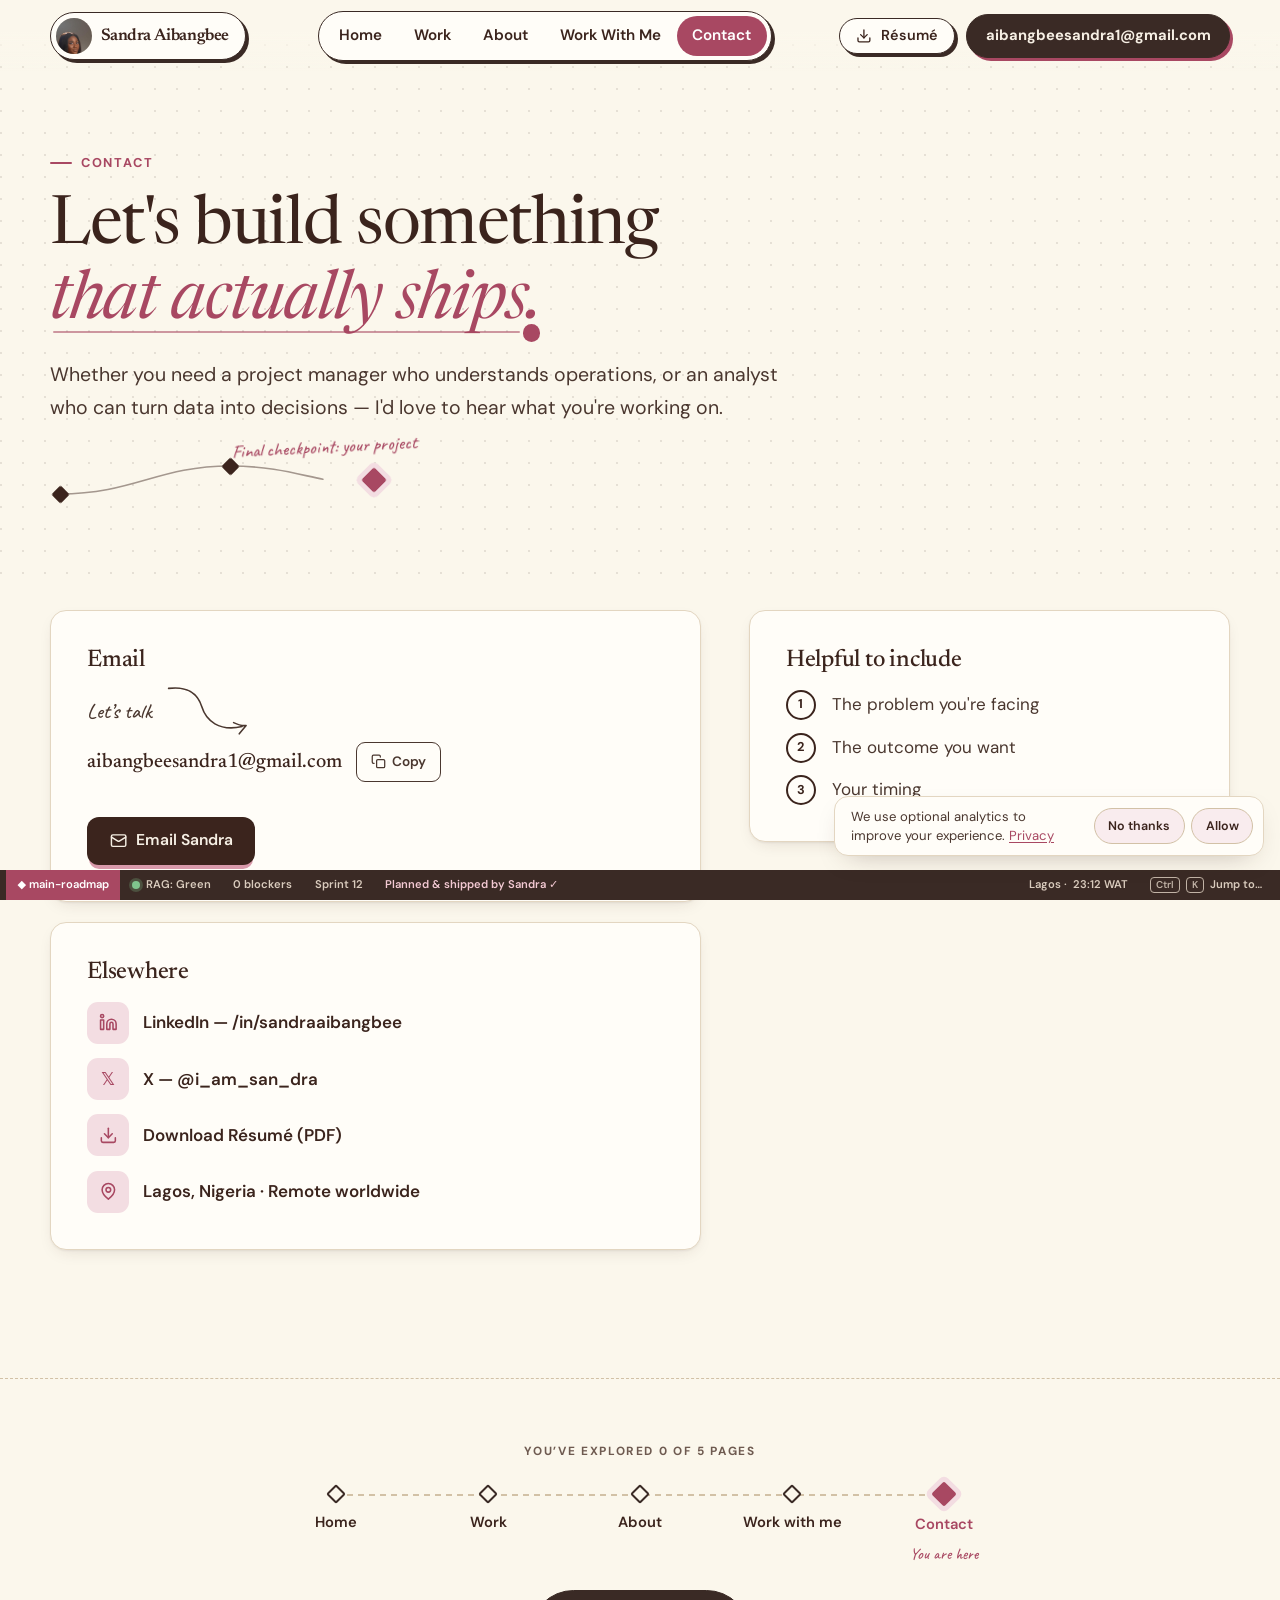
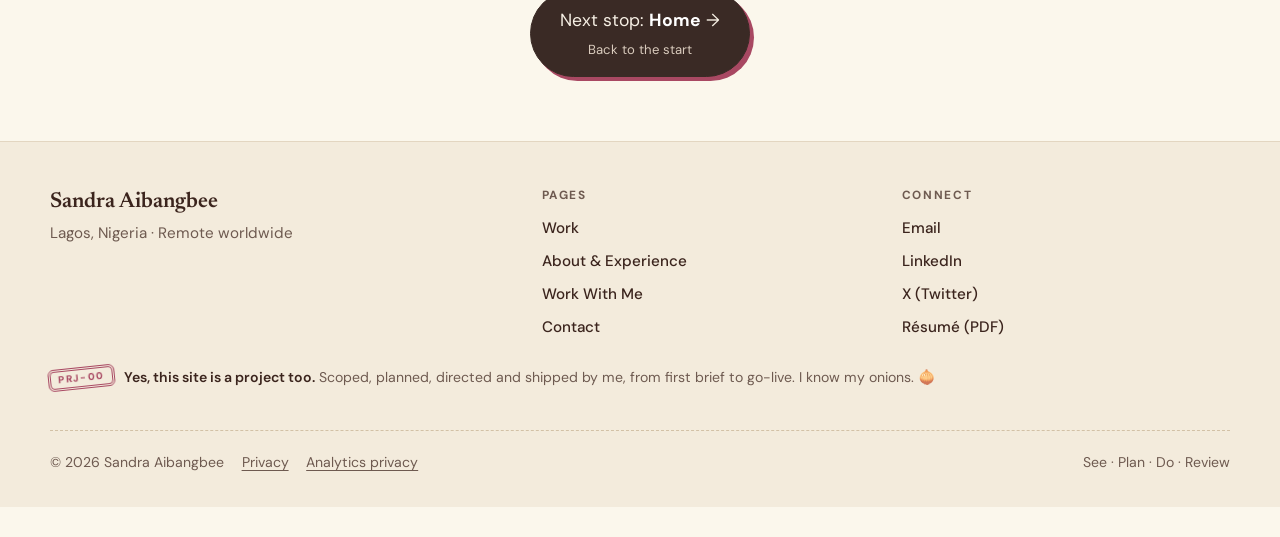
<file: contact/index.html>
<!doctype html>
<html lang="en">
<head>
  <meta charset="utf-8">
  <meta name="viewport" content="width=device-width, initial-scale=1">
  <title>Contact Sandra Aibangbee | Project Manager &amp; Business Analyst</title>
  <meta name="description" content="Contact Sandra Aibangbee about project management, business analysis or sales operations roles and projects. Lagos, Nigeria; working remotely worldwide.">
  <meta name="theme-color" content="#fbf7ec">
  <meta property="og:type" content="website">
  <meta property="og:title" content="Contact Sandra Aibangbee | Project Manager &amp; Business Analyst">
  <meta name="twitter:card" content="summary_large_image">
  <meta name="twitter:creator" content="@i_am_san_dra">
  <meta property="og:description" content="Contact Sandra Aibangbee about project management, business analysis or sales operations roles and projects. Lagos, Nigeria; working remotely worldwide.">
  <meta property="og:url" content="https://sandraaibangbee.com/contact/">
  <meta property="og:site_name" content="Sandra Aibangbee">
  <meta property="og:locale" content="en_GB">
  <meta property="og:image" content="https://sandraaibangbee.com/assets/images/share/sandra-aibangbee.jpg">
  <meta property="og:image:width" content="1200">
  <meta property="og:image:height" content="630">
  <meta property="og:image:alt" content="Sandra Aibangbee, Project Manager and Business Analyst">
  <link rel="canonical" href="https://sandraaibangbee.com/contact/">
  <link rel="image_src" href="/assets/images/share/sandra-aibangbee.jpg">
  <link rel="icon" href="/favicon.svg" type="image/svg+xml">
  <link rel="icon" href="/favicon-48.png" sizes="48x48" type="image/png">
  <link rel="apple-touch-icon" href="/apple-touch-icon.png">
  <link rel="preconnect" href="https://fonts.googleapis.com">
  <link rel="preconnect" href="https://fonts.gstatic.com" crossorigin>
  <link rel="preload" as="style" href="https://fonts.googleapis.com/css2?family=Caveat:wght@500&family=DM+Sans:opsz,wght@9..40,400;9..40,500;9..40,600;9..40,700&family=Newsreader:ital,opsz,wght@0,6..72,400;0,6..72,500;0,6..72,600;1,6..72,400&display=swap" onload="this.onload=null;this.rel='stylesheet'">
  <noscript><link rel="stylesheet" href="https://fonts.googleapis.com/css2?family=Caveat:wght@500&family=DM+Sans:opsz,wght@9..40,400;9..40,500;9..40,600;9..40,700&family=Newsreader:ital,opsz,wght@0,6..72,400;0,6..72,500;0,6..72,600;1,6..72,400&display=swap"></noscript>
  <link rel="stylesheet" href="/css/styles.css?v=1ca69a48e0">
  <script>
    document.documentElement.classList.add('js');
    setTimeout(function () { var r = document.documentElement; if (!r.classList.contains('ready')) r.classList.remove('js'); }, 2500);
    try { sessionStorage.setItem('sa-intro-seen', '1'); } catch (e) {}
  </script>
  <script src="/js/main.js?v=22766606d0" defer></script>
  <script type="application/ld+json">{"@context":"https://schema.org","@graph":[{"@id":"https://sandraaibangbee.com/contact/#webpage","url":"https://sandraaibangbee.com/contact/","name":"Contact Sandra Aibangbee | Project Manager & Business Analyst","description":"Contact Sandra Aibangbee about project management, business analysis or sales operations roles and projects. Lagos, Nigeria; working remotely worldwide.","isPartOf":{"@id":"https://sandraaibangbee.com/#website"},"inLanguage":"en","@type":"ContactPage","about":{"@id":"https://sandraaibangbee.com/#person"}},{"@type":"BreadcrumbList","itemListElement":[{"@type":"ListItem","position":1,"name":"Home","item":"https://sandraaibangbee.com/"},{"@type":"ListItem","position":2,"name":"Contact","item":"https://sandraaibangbee.com/contact/"}]}]}</script>
<link rel="stylesheet" href="/css/analytics.css?v=5dab698b31">
<script defer src="/js/analytics.js?v=8cc0d5514f"></script>
</head>

<body>
  <svg xmlns="http://www.w3.org/2000/svg" style="display:none" aria-hidden="true">
    <symbol id="i-download" viewBox="0 0 24 24"><path d="M21 15v4a2 2 0 0 1-2 2H5a2 2 0 0 1-2-2v-4"/><path d="m7 10 5 5 5-5"/><path d="M12 15V3"/></symbol>
    <symbol id="i-menu" viewBox="0 0 24 24"><path d="M4 7h16"/><path d="M4 12h16"/><path d="M4 17h16"/></symbol>
    <symbol id="i-close" viewBox="0 0 24 24"><path d="M18 6 6 18"/><path d="m6 6 12 12"/></symbol>
    <symbol id="i-mail" viewBox="0 0 24 24"><rect width="20" height="16" x="2" y="4" rx="2"/><path d="m22 7-8.97 5.7a1.94 1.94 0 0 1-2.06 0L2 7"/></symbol>
    <symbol id="i-linkedin" viewBox="0 0 24 24"><path d="M16 8a6 6 0 0 1 6 6v7h-4v-7a2 2 0 0 0-4 0v7h-4v-7a6 6 0 0 1 6-6z"/><rect width="4" height="12" x="2" y="9"/><circle cx="4" cy="4" r="2"/></symbol>
    <symbol id="i-pin" viewBox="0 0 24 24"><path d="M20 10c0 6-8 12-8 12s-8-6-8-12a8 8 0 0 1 16 0Z"/><circle cx="12" cy="10" r="3"/></symbol>
    <symbol id="i-copy" viewBox="0 0 24 24"><rect width="13" height="13" x="9" y="9" rx="2"/><path d="M5 15H4a2 2 0 0 1-2-2V4a2 2 0 0 1 2-2h9a2 2 0 0 1 2 2v1"/></symbol>
    <symbol id="i-check" viewBox="0 0 24 24"><path d="M20 6 9 17l-5-5"/></symbol>
  </svg>

  <a class="skip-link" href="#main">Skip to content</a>

  <header class="site-header">
    <div class="container header-inner">
      <a class="brand" href="/" aria-label="Sandra Aibangbee — home">
        <img class="brand-photo" src="/assets/images/sandra-hero.jpg" alt="" width="36" height="36" decoding="async"><span class="brand-text"><span class="brand-name">Sandra Aibangbee</span></span>
      </a>
      <button class="nav-toggle" type="button" aria-expanded="false" aria-controls="site-nav">
        <svg class="icon icon-open" aria-hidden="true"><use href="#i-menu"/></svg>
        <svg class="icon icon-close" aria-hidden="true"><use href="#i-close"/></svg>
        <span class="visually-hidden">Menu</span>
      </button>
      <nav class="site-nav" id="site-nav" aria-label="Primary">
        <ul class="nav-list">
          <li><a href="/">Home</a></li>
          <li><a href="/work/">Work</a></li>
          <li><a href="/about/">About</a></li>
          <li><a href="/work-with-me/">Work With Me</a></li>
          <li><a href="/contact/" aria-current="page">Contact</a></li>
        </ul>
        <a class="btn btn-primary btn-sm nav-cta" href="/assets/Sandra-Aibangbee-Resume.pdf" download="Sandra-Aibangbee-Resume.pdf">
          <svg class="icon" aria-hidden="true"><use href="#i-download"/></svg> Résumé <span class="visually-hidden">(PDF download)</span>
        </a>
        <a class="nav-email" href="mailto:aibangbeesandra1@gmail.com"><span class="nav-email-full">aibangbeesandra1@gmail.com</span><span class="nav-email-short">Email me</span></a>
      </nav>
    </div>
  </header>

  <main id="main">
    <header class="page-head dotgrid">
      <div class="container page-head-checkpoint">
        <p class="kicker">Contact</p>
        <h1>Let's build something <span class="em-link">that actually ships.</span></h1>
        <p class="lead">Whether you need a project manager who understands operations, or an analyst who can turn data into decisions — I'd love to hear what you're working on.</p>
        <div class="final-checkpoint" aria-hidden="true">
          <svg viewBox="0 0 300 60" preserveAspectRatio="none" fill="none"><path pathLength="1" d="M8 44 C 70 44, 90 16, 150 16 S 230 40, 270 30"/></svg>
          <span class="fc fc--done" style="--x:2.7%;--y:73%;--i:0"></span><span class="fc fc--done" style="--x:50%;--y:27%;--i:1"></span><span class="fc fc--final" style="--x:90%;--y:50%;--i:2"></span>
          <span class="fc-flag">Final checkpoint: your project</span>
        </div>
      </div>
    </header>

    <section class="section" style="padding-top: clamp(1rem, 3vw, 2rem)" aria-label="Contact details">
      <div class="container contact-grid">
        <div>
          <div class="contact-card reveal">
            <h2>Email</h2><span class="ink-cue ink-cue--contact reveal" aria-hidden="true"><span>Let’s talk</span><svg viewBox="0 0 132 58" fill="none"><path class="ink-stroke" pathLength="1" d="M5 12 C28 2 46 7 57 24 S90 51 119 35 M106 33 Q118 35 124 32 L118 46"/></svg></span>
            <div class="email-row">
              <a class="email-addr" href="mailto:aibangbeesandra1@gmail.com">aibangbeesandra1@gmail.com</a>
              <button class="copy-btn" type="button" data-copy="aibangbeesandra1@gmail.com" aria-describedby="copy-status-contact">
                <svg class="icon i-copy" aria-hidden="true"><use href="#i-copy"/></svg><svg class="icon i-check" aria-hidden="true"><use href="#i-check"/></svg>
                <span class="label-text">Copy</span><span class="visually-hidden"> email address</span>
              </button>
            </div>
            <p class="copy-status" id="copy-status-contact" role="status" aria-live="polite"></p>
            <a class="btn btn-primary" href="mailto:aibangbeesandra1@gmail.com" style="margin-top: .5rem"><svg class="icon" aria-hidden="true"><use href="#i-mail"/></svg> Email Sandra</a>
          </div>
          <div class="contact-card reveal">
            <h2>Elsewhere</h2>
            <div class="contact-lines">
              <a href="https://www.linkedin.com/in/sandraaibangbee" target="_blank" rel="noopener noreferrer">
                <span class="ci" aria-hidden="true"><svg class="icon"><use href="#i-linkedin"/></svg></span>
                LinkedIn — /in/sandraaibangbee <span class="visually-hidden">(opens in a new tab)</span>
              </a>
              <a href="https://x.com/i_am_san_dra" target="_blank" rel="noopener noreferrer">
                <span class="ci ci--x" aria-hidden="true">𝕏</span>
                X — @i_am_san_dra <span class="visually-hidden">(opens in a new tab)</span>
              </a>
              <a href="/assets/Sandra-Aibangbee-Resume.pdf" download="Sandra-Aibangbee-Resume.pdf">
                <span class="ci" aria-hidden="true"><svg class="icon"><use href="#i-download"/></svg></span>
                Download Résumé (PDF)
              </a>
              <div>
                <span class="ci" aria-hidden="true"><svg class="icon"><use href="#i-pin"/></svg></span>
                Lagos, Nigeria · Remote worldwide
              </div>
            </div>
          </div>
        </div>

        <aside class="contact-card reveal" aria-labelledby="include-heading">
          <h2 id="include-heading">Helpful to include</h2>
          <ol class="prompt-list">
            <li>The problem you're facing</li>
            <li>The outcome you want</li>
            <li>Your timing</li>
          </ol>
        </aside>
      </div>
    </section>
    <nav class="site-roadmap reveal" data-site-roadmap aria-label="Pages on this site">
      <div class="container">
        <p class="site-roadmap-kicker" data-roadmap-kicker>There’s more to see · page 5 of 5</p>
        <ol class="site-roadmap-steps">
          <li class="is-done"><a href="/" data-teaser="Back to the start">Home</a></li>
          <li class="is-done"><a href="/work/" data-teaser="All 8 projects on the board">Work</a></li>
          <li class="is-done"><a href="/about/" data-teaser="My story, roadmap and toolbox">About</a></li>
          <li class="is-done"><a href="/work-with-me/" data-teaser="How I can help your team">Work with me</a></li>
          <li class="is-current"><a href="/contact/" data-teaser="Let’s talk about your project" aria-current="page">Contact</a><span class="site-roadmap-here">You are here</span></li>
        </ol>
        <a class="site-roadmap-next" href="/"><span>Next stop: <strong>Home</strong> <span aria-hidden="true">→</span></span><small>Back to the start</small></a>
      </div>
    </nav>
  </main>

  <footer class="site-footer">
    <div class="container">
      <div class="footer-grid">
        <div>
          <p class="footer-brand">Sandra Aibangbee</p>
          <p class="muted">Lagos, Nigeria · Remote worldwide</p>
        </div>
        <div>
          <h2>Pages</h2>
          <ul class="footer-links">
            <li><a href="/work/">Work</a></li>
            <li><a href="/about/">About &amp; Experience</a></li>
            <li><a href="/work-with-me/">Work With Me</a></li>
            <li><a href="/contact/">Contact</a></li>
          </ul>
        </div>
        <div>
          <h2>Connect</h2>
          <ul class="footer-links">
            <li><a href="mailto:aibangbeesandra1@gmail.com">Email</a></li>
            <li><a href="https://www.linkedin.com/in/sandraaibangbee" target="_blank" rel="noopener noreferrer">LinkedIn <span class="visually-hidden">(opens in a new tab)</span></a></li>
            <li><a href="https://x.com/i_am_san_dra" target="_blank" rel="noopener noreferrer">X (Twitter) <span class="visually-hidden">(opens in a new tab)</span></a></li>
            <li><a href="/assets/Sandra-Aibangbee-Resume.pdf" download="Sandra-Aibangbee-Resume.pdf">Résumé (PDF)</a></li>
          </ul>
        </div>
      </div>
      <div class="made-by"><span class="made-by-stamp" aria-hidden="true">PRJ-00</span><p><b>Yes, this site is a project too.</b> Scoped, planned, directed and shipped by me, from first brief to go-live. I know my onions. <span aria-hidden="true">🧅</span></p></div>
      <div class="footer-bottom">
        <span class="footer-legal"><span>© <span id="year">2026</span> Sandra Aibangbee</span><a class="analytics-policy-link" href="/privacy/">Privacy</a></span>
        <span>See · Plan · Do · Review</span>
      </div>
    </div></footer>
<div class="pm-statusbar" aria-label="Site status" role="contentinfo">
  <span class="sb-item sb-branch">◆ main-roadmap</span>
  <span class="sb-item"><i class="sb-dot"></i>RAG: Green</span>
  <span class="sb-item sb-hide-sm">0 blockers</span>
  <span class="sb-item sb-hide-sm">Sprint 12</span>
  <span class="sb-item sb-hide-sm sb-made">Planned &amp; shipped by Sandra ✓</span>
  <span class="sb-spacer"></span>
  <span class="sb-item sb-hide-sm">Lagos · <span data-wat-clock>WAT</span></span>
  <button class="sb-item sb-cmd" type="button" data-cmd-open><kbd>Ctrl</kbd><kbd>K</kbd> Jump to…</button>
</div>
<dialog class="cmd-palette" data-cmd aria-label="Jump to a page">
  <div class="cmd-box">
    <label class="cmd-input"><span aria-hidden="true">›</span><input type="text" placeholder="Type a page or project…" data-cmd-input aria-label="Search pages and projects" autocomplete="off"></label>
    <ul class="cmd-list" data-cmd-list>
      <li><a href="/"><span>Home</span><small>page</small></a></li>
      <li><a href="/work/"><span>All work</span><small>page</small></a></li>
      <li><a href="/about/"><span>About & experience</span><small>page</small></a></li>
      <li><a href="/work-with-me/"><span>Work with me</span><small>page</small></a></li>
      <li><a href="/contact/"><span>Contact</span><small>page</small></a></li>
      <li><a href="/assets/Sandra-Aibangbee-Resume.pdf" download><span>Résumé (PDF)</span><small>file</small></a></li>
      <li><a href="/work/frutta-smart-seller/"><span>Frutta SmartSeller</span><small>project</small></a></li>
      <li><a href="/work/frutta-secondary-sales-dashboard/"><span>Frutta Sales Dashboard</span><small>project</small></a></li>
      <li><a href="/work/girl-power-foundation/"><span>Girl Power Foundation</span><small>project</small></a></li>
      <li><a href="/work/tolaram-sfa/"><span>Tolaram SFA</span><small>project</small></a></li>
      <li><a href="/work/sap-projects-readwrite/"><span>SAP Projects at ReadWrite</span><small>project</small></a></li>
      <li><a href="/work/mplify-sfa/"><span>Mplify SFA</span><small>project</small></a></li>
      <li><a href="/work/helpapp-africa/"><span>HelpApp Africa</span><small>project</small></a></li>
      <li><a href="/work/munch-it-brand-activation/"><span>Munch It Brand Activation</span><small>project</small></a></li>
      <li><a href="mailto:aibangbeesandra1@gmail.com"><span>Email Sandra</span><small>action</small></a></li>
      <li><a href="https://www.linkedin.com/in/sandraaibangbee" target="_blank" rel="noopener noreferrer"><span>LinkedIn</span><small>link</small></a></li>
    </ul>
    <p class="cmd-hint"><kbd>↑</kbd><kbd>↓</kbd> move · <kbd>Enter</kbd> open · <kbd>Esc</kbd> close</p>
  </div>
</dialog>

</body>
</html>
</file>
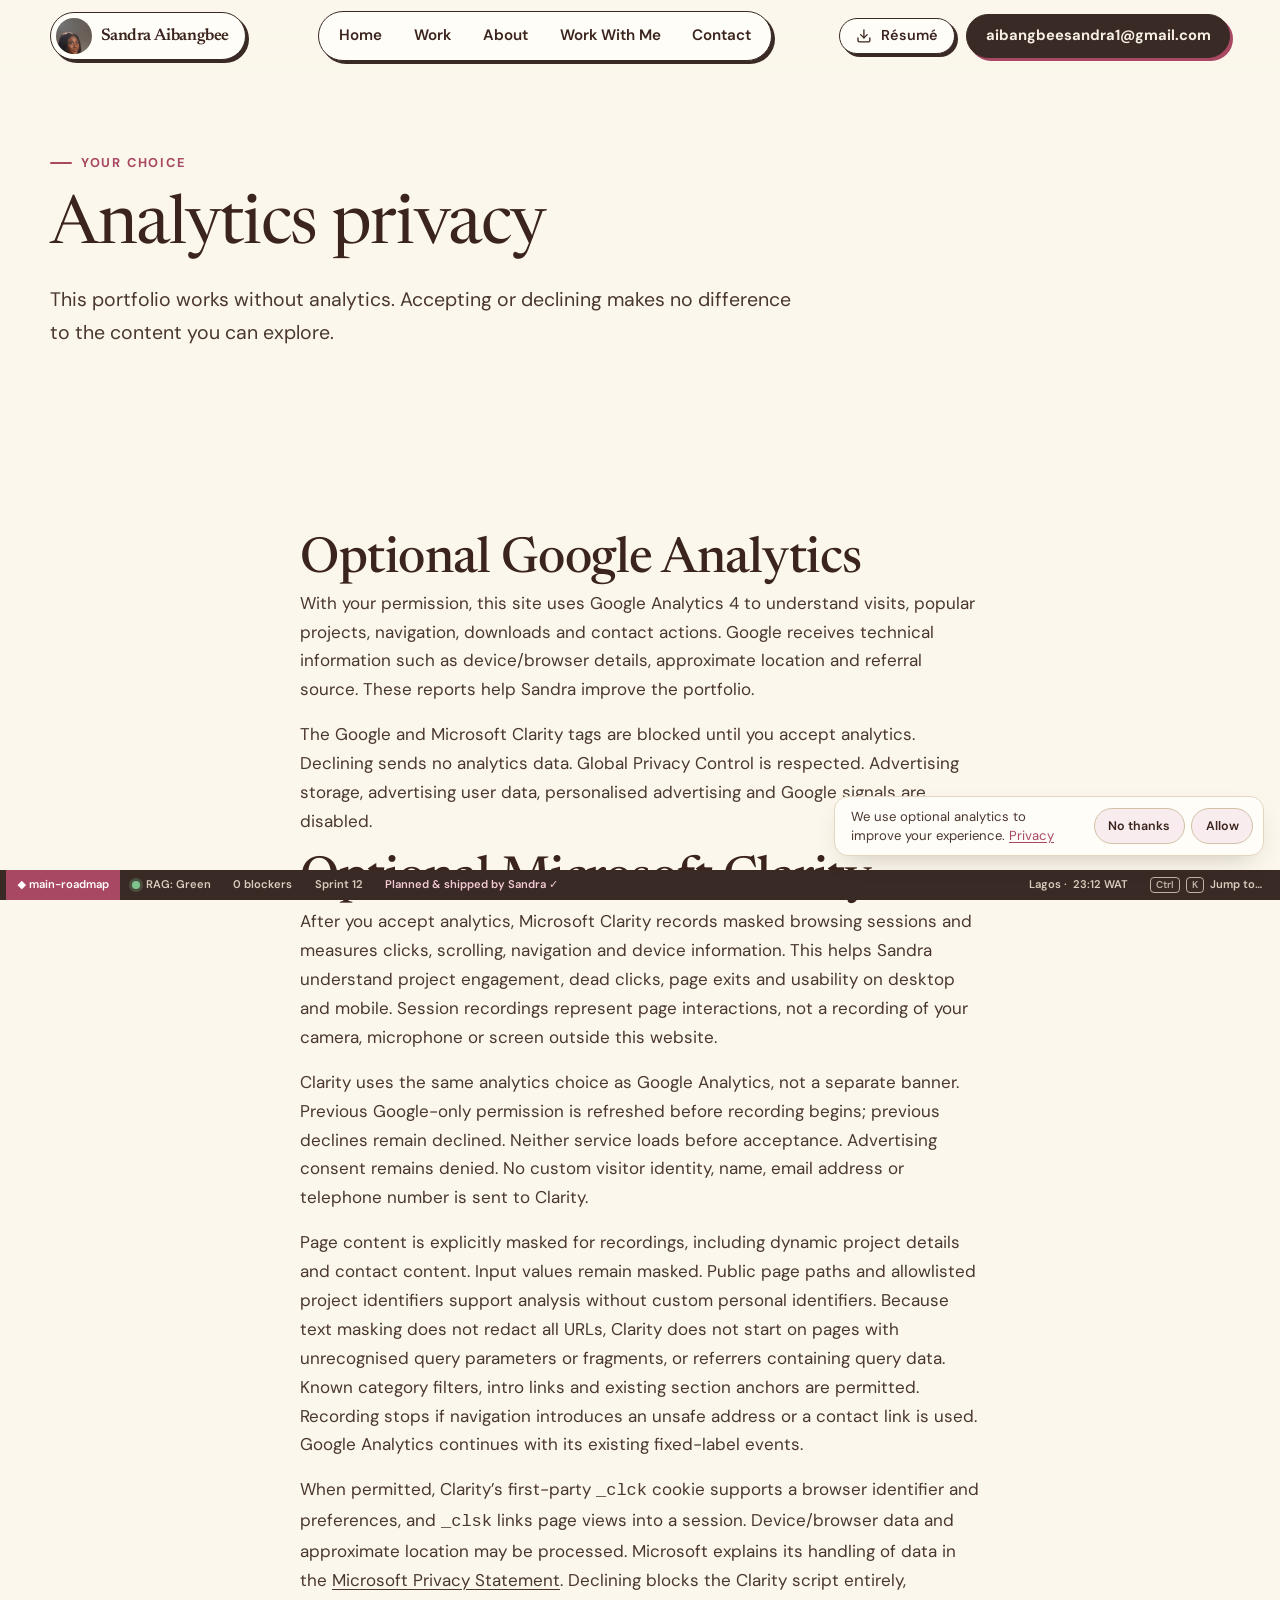
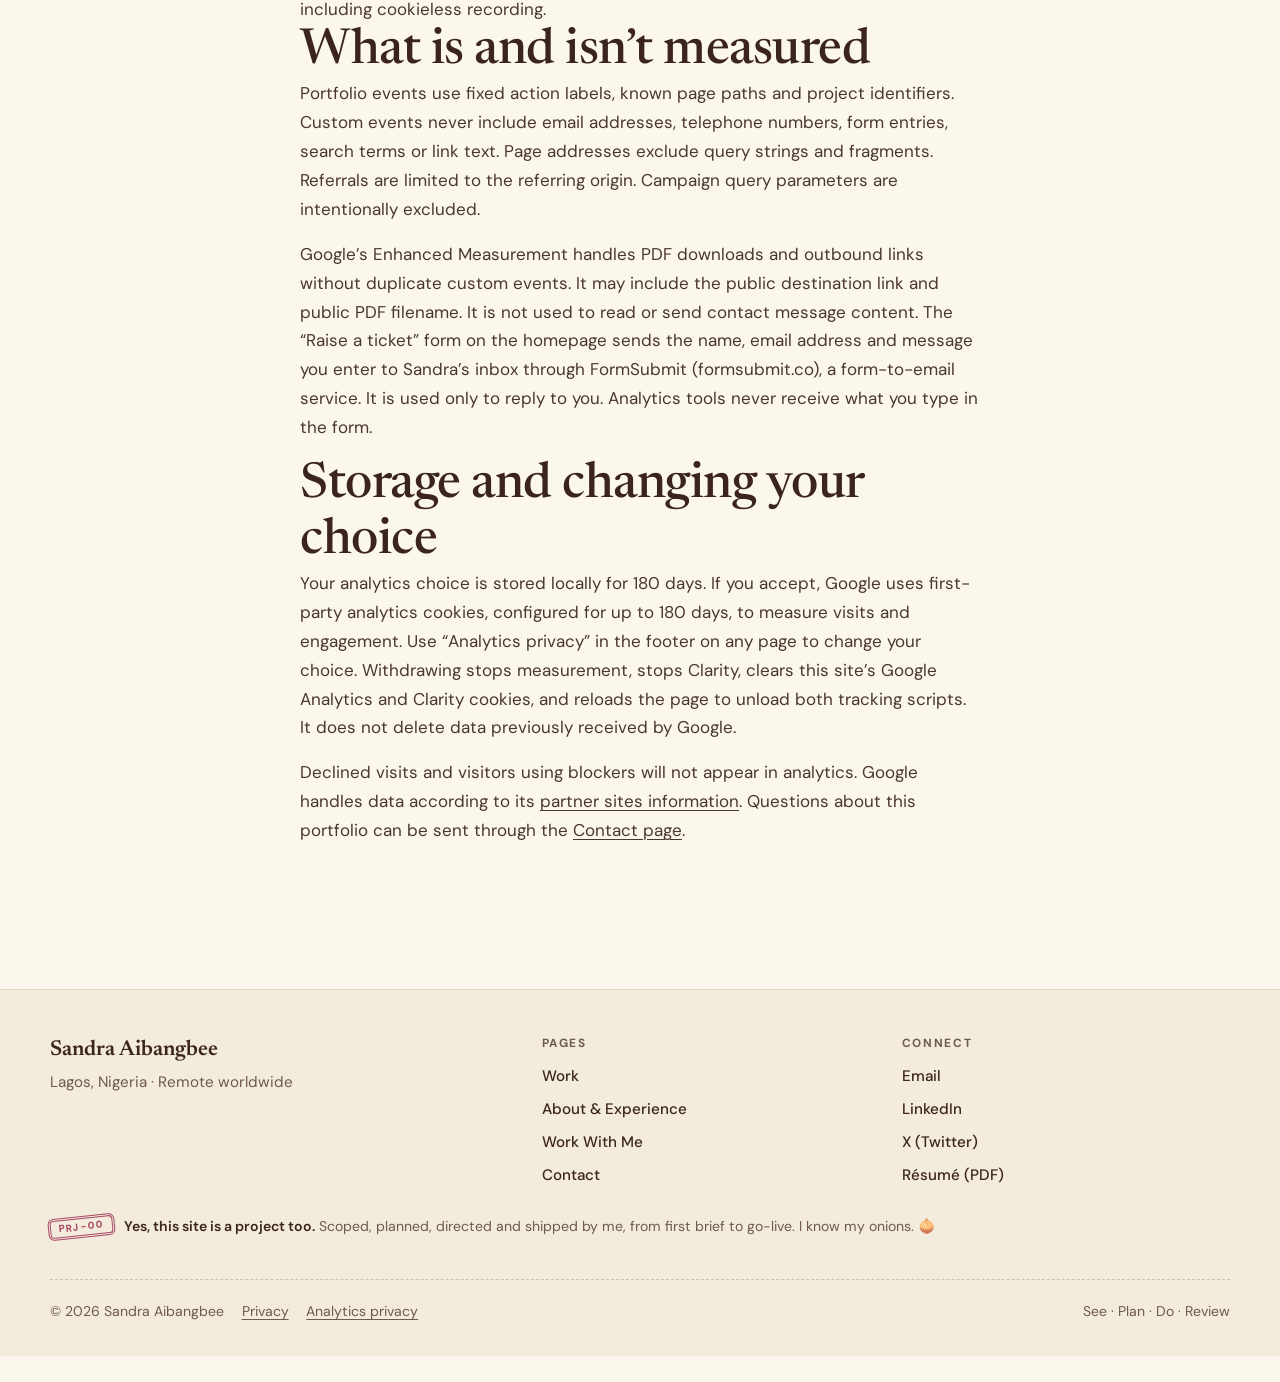
<file: privacy/index.html>
<!doctype html>
<html lang="en">
<head>
  <meta charset="utf-8">
  <meta name="viewport" content="width=device-width, initial-scale=1">
  <title>Analytics privacy | Sandra Aibangbee</title>
  <meta name="description" content="Optional analytics, privacy choices and how this portfolio measures visits.">
  <meta name="theme-color" content="#fbf7ec">
  <meta property="og:type" content="website">
  <meta property="og:title" content="Analytics privacy | Sandra Aibangbee">
  <meta name="twitter:card" content="summary_large_image">
  <meta name="twitter:creator" content="@i_am_san_dra">
  <meta property="og:description" content="Contact Sandra Aibangbee about project management, business analysis or sales operations roles and projects. Lagos, Nigeria; working remotely worldwide.">
  <meta property="og:url" content="https://sandraaibangbee.com/privacy/">
  <meta property="og:site_name" content="Sandra Aibangbee">
  <meta property="og:locale" content="en_GB">
  <meta property="og:image" content="https://sandraaibangbee.com/assets/images/share/sandra-aibangbee.jpg">
  <meta property="og:image:width" content="1200">
  <meta property="og:image:height" content="630">
  <meta property="og:image:alt" content="Sandra Aibangbee, Project Manager and Business Analyst">
  <link rel="canonical" href="https://sandraaibangbee.com/privacy/">
  <link rel="image_src" href="/assets/images/share/sandra-aibangbee.jpg">
  <link rel="icon" href="/favicon.svg" type="image/svg+xml">
  <link rel="icon" href="/favicon-48.png" sizes="48x48" type="image/png">
  <link rel="apple-touch-icon" href="/apple-touch-icon.png">
  <link rel="preconnect" href="https://fonts.googleapis.com">
  <link rel="preconnect" href="https://fonts.gstatic.com" crossorigin>
  <link rel="preload" as="style" href="https://fonts.googleapis.com/css2?family=Caveat:wght@500&family=DM+Sans:opsz,wght@9..40,400;9..40,500;9..40,600;9..40,700&family=Newsreader:ital,opsz,wght@0,6..72,400;0,6..72,500;0,6..72,600;1,6..72,400&display=swap" onload="this.onload=null;this.rel='stylesheet'">
  <noscript><link rel="stylesheet" href="https://fonts.googleapis.com/css2?family=Caveat:wght@500&family=DM+Sans:opsz,wght@9..40,400;9..40,500;9..40,600;9..40,700&family=Newsreader:ital,opsz,wght@0,6..72,400;0,6..72,500;0,6..72,600;1,6..72,400&display=swap"></noscript>
  <link rel="stylesheet" href="/css/styles.css?v=1ca69a48e0">
  <script>
    document.documentElement.classList.add('js');
    setTimeout(function () { var r = document.documentElement; if (!r.classList.contains('ready')) r.classList.remove('js'); }, 2500);
    try { sessionStorage.setItem('sa-intro-seen', '1'); } catch (e) {}
  </script>
  <script src="/js/main.js?v=22766606d0" defer></script>
  <script type="application/ld+json">{"@context":"https://schema.org","@graph":[{"@type":"WebPage","@id":"https://sandraaibangbee.com/privacy/#webpage","url":"https://sandraaibangbee.com/privacy/","name":"Analytics privacy | Sandra Aibangbee","isPartOf":{"@id":"https://sandraaibangbee.com/#website"},"inLanguage":"en"},{"@type":"BreadcrumbList","itemListElement":[{"@type":"ListItem","position":1,"name":"Home","item":"https://sandraaibangbee.com/"},{"@type":"ListItem","position":2,"name":"Privacy","item":"https://sandraaibangbee.com/privacy/"}]}]}</script>
<link rel="stylesheet" href="/css/analytics.css?v=5dab698b31">
<script defer src="/js/analytics.js?v=8cc0d5514f"></script>
</head>

<body>
  <svg xmlns="http://www.w3.org/2000/svg" style="display:none" aria-hidden="true">
    <symbol id="i-download" viewBox="0 0 24 24"><path d="M21 15v4a2 2 0 0 1-2 2H5a2 2 0 0 1-2-2v-4"/><path d="m7 10 5 5 5-5"/><path d="M12 15V3"/></symbol>
    <symbol id="i-menu" viewBox="0 0 24 24"><path d="M4 7h16"/><path d="M4 12h16"/><path d="M4 17h16"/></symbol>
    <symbol id="i-close" viewBox="0 0 24 24"><path d="M18 6 6 18"/><path d="m6 6 12 12"/></symbol>
    <symbol id="i-mail" viewBox="0 0 24 24"><rect width="20" height="16" x="2" y="4" rx="2"/><path d="m22 7-8.97 5.7a1.94 1.94 0 0 1-2.06 0L2 7"/></symbol>
    <symbol id="i-linkedin" viewBox="0 0 24 24"><path d="M16 8a6 6 0 0 1 6 6v7h-4v-7a2 2 0 0 0-4 0v7h-4v-7a6 6 0 0 1 6-6z"/><rect width="4" height="12" x="2" y="9"/><circle cx="4" cy="4" r="2"/></symbol>
    <symbol id="i-pin" viewBox="0 0 24 24"><path d="M20 10c0 6-8 12-8 12s-8-6-8-12a8 8 0 0 1 16 0Z"/><circle cx="12" cy="10" r="3"/></symbol>
    <symbol id="i-copy" viewBox="0 0 24 24"><rect width="13" height="13" x="9" y="9" rx="2"/><path d="M5 15H4a2 2 0 0 1-2-2V4a2 2 0 0 1 2-2h9a2 2 0 0 1 2 2v1"/></symbol>
    <symbol id="i-check" viewBox="0 0 24 24"><path d="M20 6 9 17l-5-5"/></symbol>
  </svg>

  <a class="skip-link" href="#main">Skip to content</a>

  <header class="site-header">
    <div class="container header-inner">
      <a class="brand" href="/" aria-label="Sandra Aibangbee — home">
        <img class="brand-photo" src="/assets/images/sandra-hero.jpg" alt="" width="36" height="36" decoding="async"><span class="brand-text"><span class="brand-name">Sandra Aibangbee</span></span>
      </a>
      <button class="nav-toggle" type="button" aria-expanded="false" aria-controls="site-nav">
        <svg class="icon icon-open" aria-hidden="true"><use href="#i-menu"/></svg>
        <svg class="icon icon-close" aria-hidden="true"><use href="#i-close"/></svg>
        <span class="visually-hidden">Menu</span>
      </button>
      <nav class="site-nav" id="site-nav" aria-label="Primary">
        <ul class="nav-list">
          <li><a href="/">Home</a></li>
          <li><a href="/work/">Work</a></li>
          <li><a href="/about/">About</a></li>
          <li><a href="/work-with-me/">Work With Me</a></li>
          <li><a href="/contact/">Contact</a></li>
        </ul>
        <a class="btn btn-primary btn-sm nav-cta" href="/assets/Sandra-Aibangbee-Resume.pdf" download="Sandra-Aibangbee-Resume.pdf">
          <svg class="icon" aria-hidden="true"><use href="#i-download"/></svg> Résumé <span class="visually-hidden">(PDF download)</span>
        </a>
        <a class="nav-email" href="mailto:aibangbeesandra1@gmail.com"><span class="nav-email-full">aibangbeesandra1@gmail.com</span><span class="nav-email-short">Email me</span></a>
      </nav>
    </div>
  </header>

  <main id="main"><header class="page-head"><div class="container"><p class="kicker">Your choice</p><h1>Analytics privacy</h1><p class="lead">This portfolio works without analytics. Accepting or declining makes no difference to the content you can explore.</p></div></header><section class="section"><div class="container" style="max-width:760px"><h2>Optional Google Analytics</h2><p>With your permission, this site uses Google Analytics 4 to understand visits, popular projects, navigation, downloads and contact actions. Google receives technical information such as device/browser details, approximate location and referral source. These reports help Sandra improve the portfolio.</p><p>The Google and Microsoft Clarity tags are blocked until you accept analytics. Declining sends no analytics data. Global Privacy Control is respected. Advertising storage, advertising user data, personalised advertising and Google signals are disabled.</p><section id="clarity-privacy"><h2>Optional Microsoft Clarity</h2><p>After you accept analytics, Microsoft Clarity records masked browsing sessions and measures clicks, scrolling, navigation and device information. This helps Sandra understand project engagement, dead clicks, page exits and usability on desktop and mobile. Session recordings represent page interactions, not a recording of your camera, microphone or screen outside this website.</p><p>Clarity uses the same analytics choice as Google Analytics, not a separate banner. Previous Google-only permission is refreshed before recording begins; previous declines remain declined. Neither service loads before acceptance. Advertising consent remains denied. No custom visitor identity, name, email address or telephone number is sent to Clarity.</p><p>Page content is explicitly masked for recordings, including dynamic project details and contact content. Input values remain masked. Public page paths and allowlisted project identifiers support analysis without custom personal identifiers. Because text masking does not redact all URLs, Clarity does not start on pages with unrecognised query parameters or fragments, or referrers containing query data. Known category filters, intro links and existing section anchors are permitted. Recording stops if navigation introduces an unsafe address or a contact link is used. Google Analytics continues with its existing fixed-label events.</p><p>When permitted, Clarity’s first-party <code>_clck</code> cookie supports a browser identifier and preferences, and <code>_clsk</code> links page views into a session. Device/browser data and approximate location may be processed. Microsoft explains its handling of data in the <a href="https://privacy.microsoft.com/privacystatement" target="_blank" rel="noopener noreferrer">Microsoft Privacy Statement</a>. Declining blocks the Clarity script entirely, including cookieless recording.</p></section><h2>What is and isn’t measured</h2><p>Portfolio events use fixed action labels, known page paths and project identifiers. Custom events never include email addresses, telephone numbers, form entries, search terms or link text. Page addresses exclude query strings and fragments. Referrals are limited to the referring origin. Campaign query parameters are intentionally excluded.</p><p>Google’s Enhanced Measurement handles PDF downloads and outbound links without duplicate custom events. It may include the public destination link and public PDF filename. It is not used to read or send contact message content. The “Raise a ticket” form on the homepage sends the name, email address and message you enter to Sandra’s inbox through FormSubmit (formsubmit.co), a form-to-email service. It is used only to reply to you. Analytics tools never receive what you type in the form.</p><h2>Storage and changing your choice</h2><p>Your analytics choice is stored locally for 180 days. If you accept, Google uses first-party analytics cookies, configured for up to 180 days, to measure visits and engagement. Use “Analytics privacy” in the footer on any page to change your choice. Withdrawing stops measurement, stops Clarity, clears this site’s Google Analytics and Clarity cookies, and reloads the page to unload both tracking scripts. It does not delete data previously received by Google.</p><p>Declined visits and visitors using blockers will not appear in analytics. Google handles data according to its <a href="https://policies.google.com/technologies/partner-sites" target="_blank" rel="noopener noreferrer">partner sites information</a>. Questions about this portfolio can be sent through the <a href="/contact/">Contact page</a>.</p><noscript><p>JavaScript is disabled, so neither Google Analytics nor Microsoft Clarity is loaded.</p></noscript></div></section></main>

  <footer class="site-footer">
    <div class="container">
      <div class="footer-grid">
        <div>
          <p class="footer-brand">Sandra Aibangbee</p>
          <p class="muted">Lagos, Nigeria · Remote worldwide</p>
        </div>
        <div>
          <h2>Pages</h2>
          <ul class="footer-links">
            <li><a href="/work/">Work</a></li>
            <li><a href="/about/">About &amp; Experience</a></li>
            <li><a href="/work-with-me/">Work With Me</a></li>
            <li><a href="/contact/">Contact</a></li>
          </ul>
        </div>
        <div>
          <h2>Connect</h2>
          <ul class="footer-links">
            <li><a href="mailto:aibangbeesandra1@gmail.com">Email</a></li>
            <li><a href="https://www.linkedin.com/in/sandraaibangbee" target="_blank" rel="noopener noreferrer">LinkedIn <span class="visually-hidden">(opens in a new tab)</span></a></li>
            <li><a href="https://x.com/i_am_san_dra" target="_blank" rel="noopener noreferrer">X (Twitter) <span class="visually-hidden">(opens in a new tab)</span></a></li>
            <li><a href="/assets/Sandra-Aibangbee-Resume.pdf" download="Sandra-Aibangbee-Resume.pdf">Résumé (PDF)</a></li>
          </ul>
        </div>
      </div>
      <div class="made-by"><span class="made-by-stamp" aria-hidden="true">PRJ-00</span><p><b>Yes, this site is a project too.</b> Scoped, planned, directed and shipped by me, from first brief to go-live. I know my onions. <span aria-hidden="true">🧅</span></p></div>
      <div class="footer-bottom">
        <span class="footer-legal"><span>© <span id="year">2026</span> Sandra Aibangbee</span><a class="analytics-policy-link" href="/privacy/">Privacy</a></span>
        <span>See · Plan · Do · Review</span>
      </div>
    </div></footer>
<div class="pm-statusbar" aria-label="Site status" role="contentinfo">
  <span class="sb-item sb-branch">◆ main-roadmap</span>
  <span class="sb-item"><i class="sb-dot"></i>RAG: Green</span>
  <span class="sb-item sb-hide-sm">0 blockers</span>
  <span class="sb-item sb-hide-sm">Sprint 12</span>
  <span class="sb-item sb-hide-sm sb-made">Planned &amp; shipped by Sandra ✓</span>
  <span class="sb-spacer"></span>
  <span class="sb-item sb-hide-sm">Lagos · <span data-wat-clock>WAT</span></span>
  <button class="sb-item sb-cmd" type="button" data-cmd-open><kbd>Ctrl</kbd><kbd>K</kbd> Jump to…</button>
</div>
<dialog class="cmd-palette" data-cmd aria-label="Jump to a page">
  <div class="cmd-box">
    <label class="cmd-input"><span aria-hidden="true">›</span><input type="text" placeholder="Type a page or project…" data-cmd-input aria-label="Search pages and projects" autocomplete="off"></label>
    <ul class="cmd-list" data-cmd-list>
      <li><a href="/"><span>Home</span><small>page</small></a></li>
      <li><a href="/work/"><span>All work</span><small>page</small></a></li>
      <li><a href="/about/"><span>About & experience</span><small>page</small></a></li>
      <li><a href="/work-with-me/"><span>Work with me</span><small>page</small></a></li>
      <li><a href="/contact/"><span>Contact</span><small>page</small></a></li>
      <li><a href="/assets/Sandra-Aibangbee-Resume.pdf" download><span>Résumé (PDF)</span><small>file</small></a></li>
      <li><a href="/work/frutta-smart-seller/"><span>Frutta SmartSeller</span><small>project</small></a></li>
      <li><a href="/work/frutta-secondary-sales-dashboard/"><span>Frutta Sales Dashboard</span><small>project</small></a></li>
      <li><a href="/work/girl-power-foundation/"><span>Girl Power Foundation</span><small>project</small></a></li>
      <li><a href="/work/tolaram-sfa/"><span>Tolaram SFA</span><small>project</small></a></li>
      <li><a href="/work/sap-projects-readwrite/"><span>SAP Projects at ReadWrite</span><small>project</small></a></li>
      <li><a href="/work/mplify-sfa/"><span>Mplify SFA</span><small>project</small></a></li>
      <li><a href="/work/helpapp-africa/"><span>HelpApp Africa</span><small>project</small></a></li>
      <li><a href="/work/munch-it-brand-activation/"><span>Munch It Brand Activation</span><small>project</small></a></li>
      <li><a href="mailto:aibangbeesandra1@gmail.com"><span>Email Sandra</span><small>action</small></a></li>
      <li><a href="https://www.linkedin.com/in/sandraaibangbee" target="_blank" rel="noopener noreferrer"><span>LinkedIn</span><small>link</small></a></li>
    </ul>
    <p class="cmd-hint"><kbd>↑</kbd><kbd>↓</kbd> move · <kbd>Enter</kbd> open · <kbd>Esc</kbd> close</p>
  </div>
</dialog>

</body>
</html>
</file>
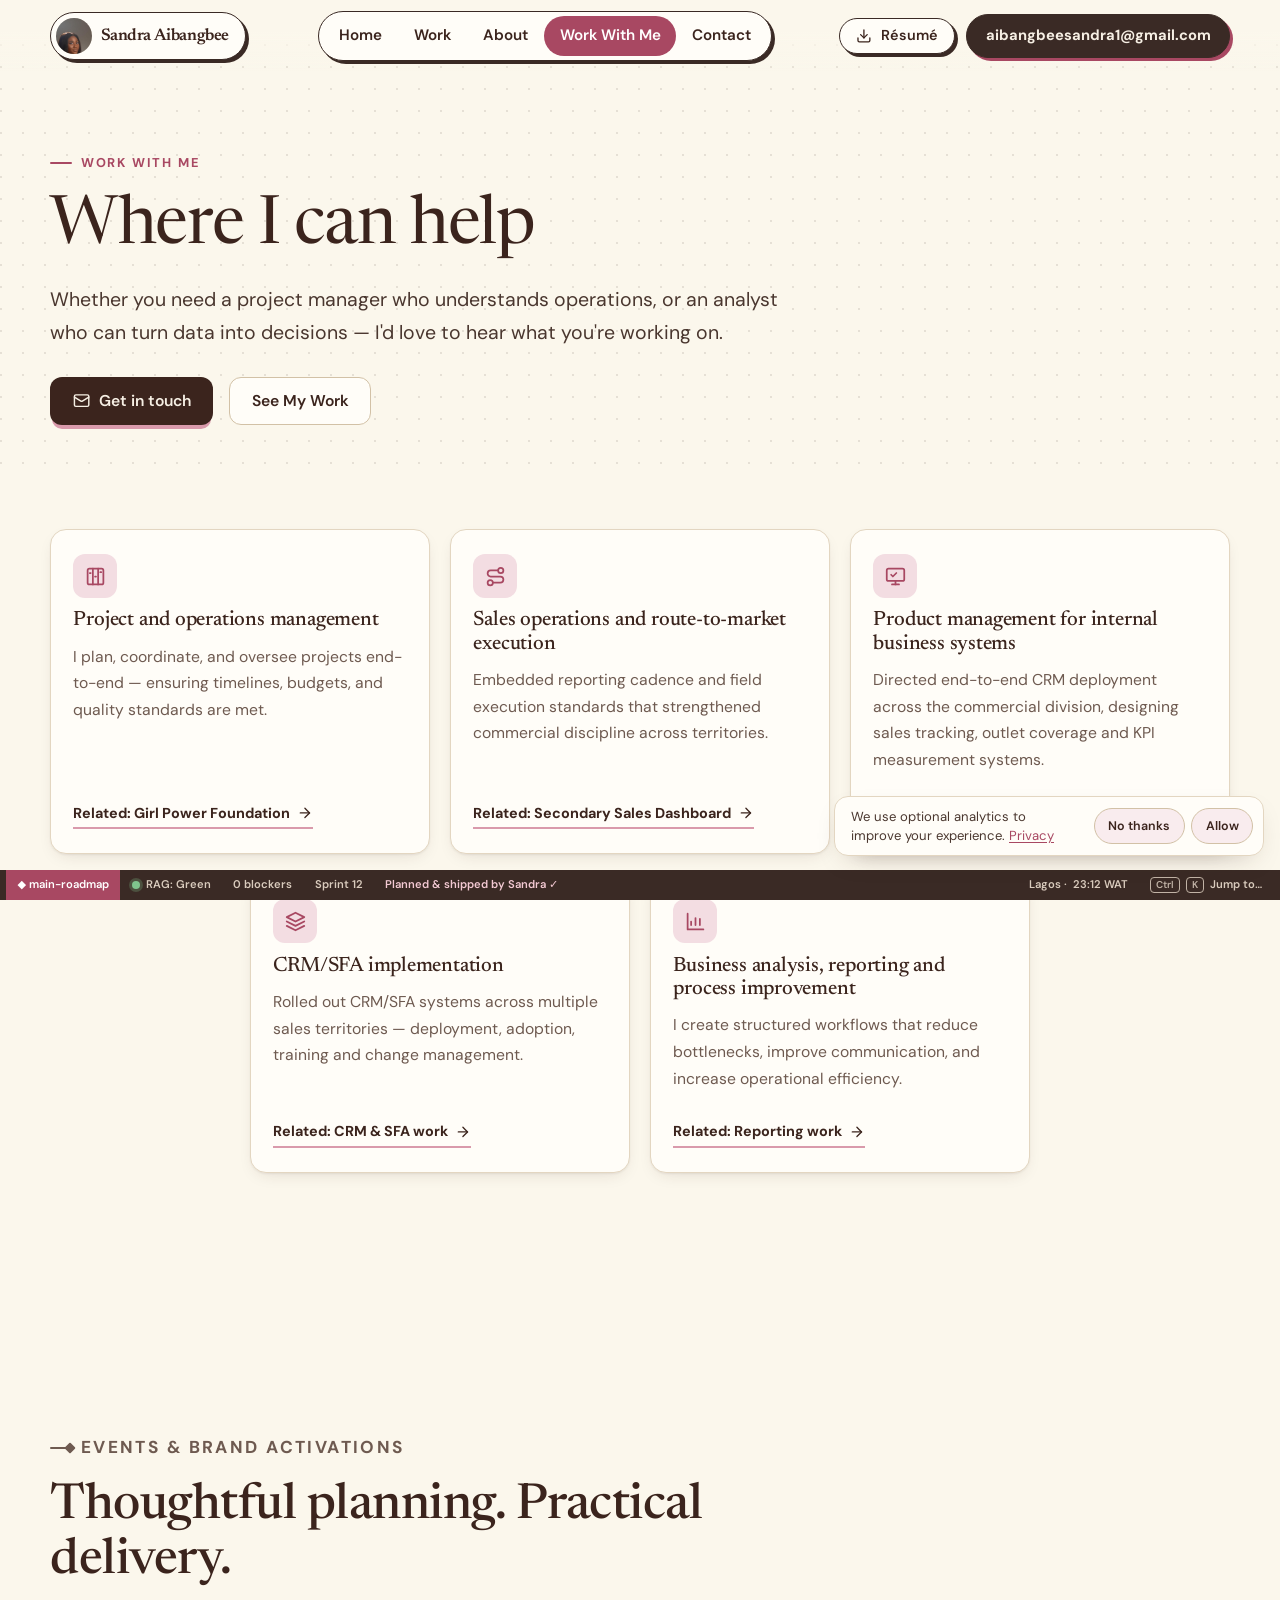
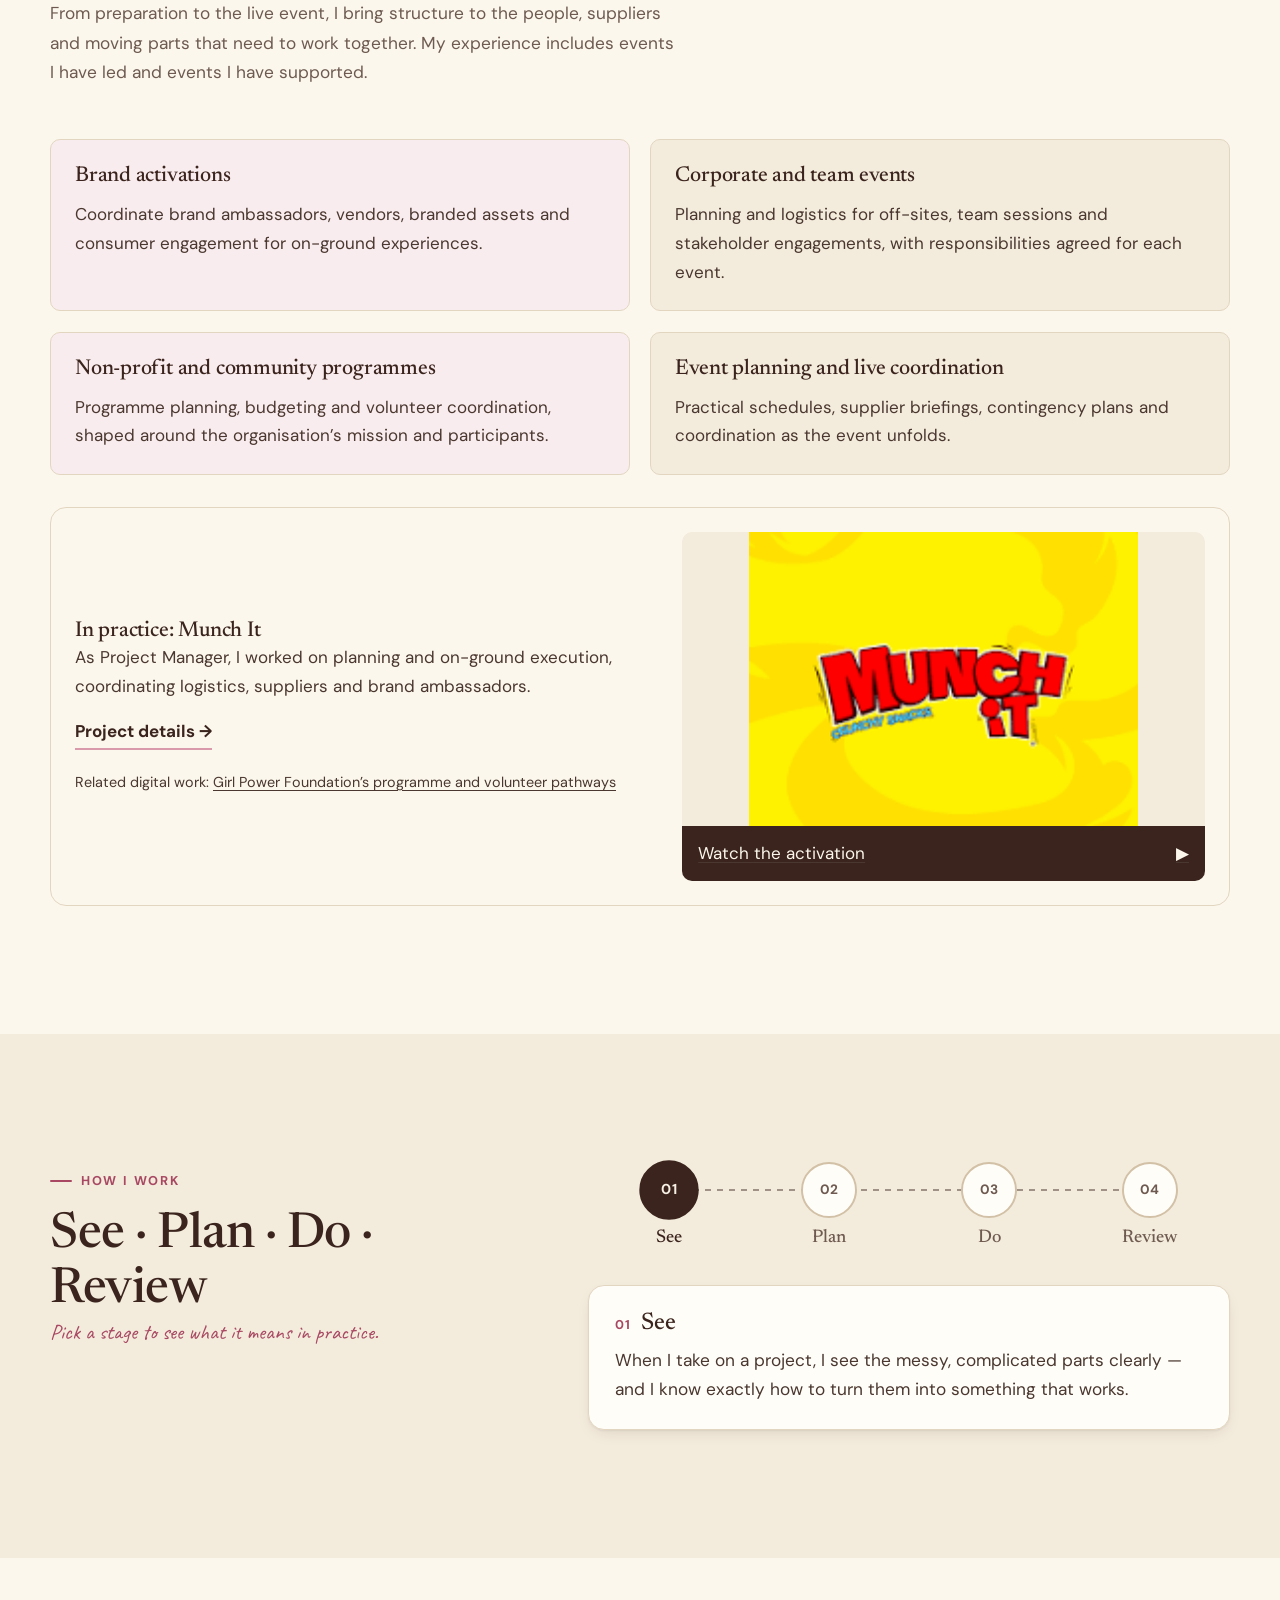
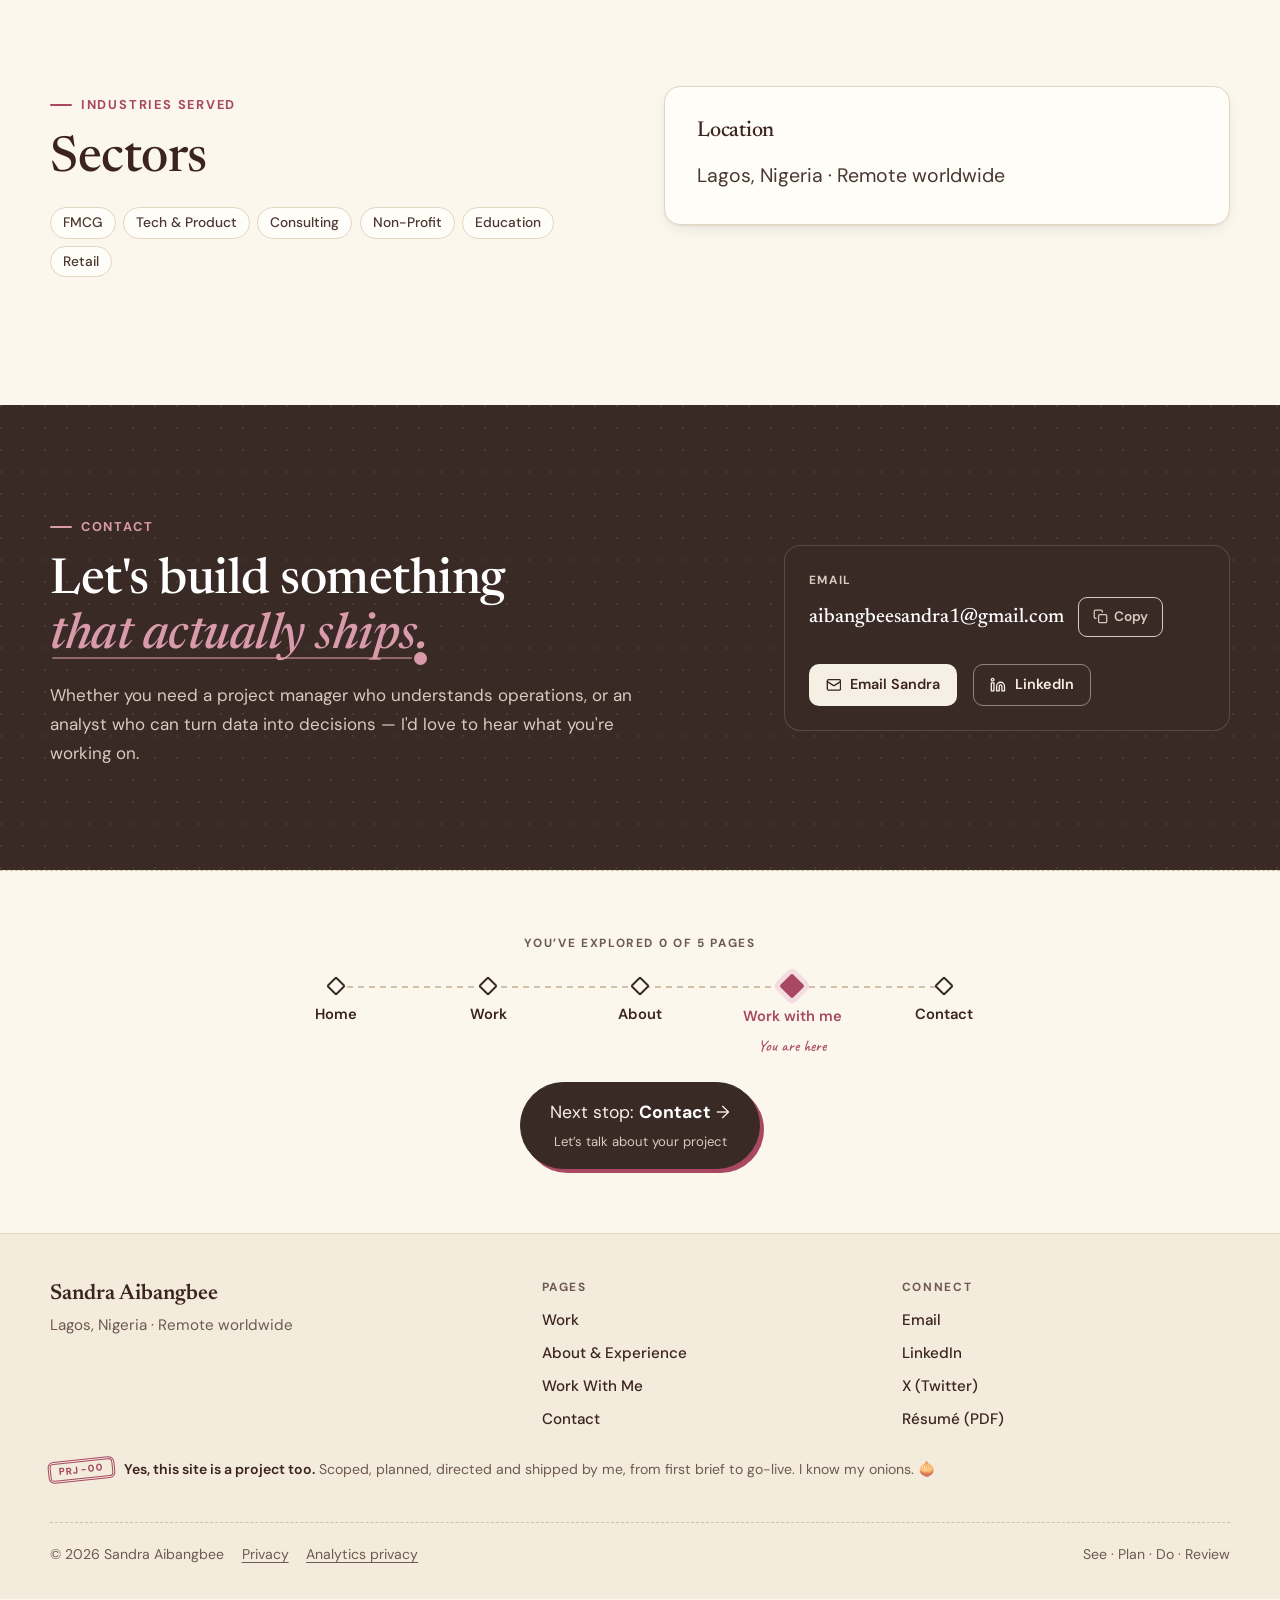
<file: work-with-me/index.html>
<!doctype html>
<html lang="en">
<head>
  <meta charset="utf-8">
  <meta name="viewport" content="width=device-width, initial-scale=1">
  <title>Work With Sandra Aibangbee | Projects, Operations &amp; CRM</title>
  <meta name="description" content="How Sandra Aibangbee helps teams: project and operations management, sales operations and route-to-market, CRM/SFA implementation and business analysis.">
  <meta name="theme-color" content="#fbf7ec">
  <meta property="og:type" content="website">
  <meta property="og:title" content="Work With Sandra Aibangbee | Projects, Operations &amp; CRM">
  <meta name="twitter:card" content="summary_large_image">
  <meta name="twitter:creator" content="@i_am_san_dra">
  <meta property="og:description" content="How Sandra Aibangbee helps teams: project and operations management, sales operations and route-to-market, CRM/SFA implementation and business analysis.">
  <meta property="og:url" content="https://sandraaibangbee.com/work-with-me/">
  <meta property="og:site_name" content="Sandra Aibangbee">
  <meta property="og:locale" content="en_GB">
  <meta property="og:image" content="https://sandraaibangbee.com/assets/images/share/sandra-aibangbee.jpg">
  <meta property="og:image:width" content="1200">
  <meta property="og:image:height" content="630">
  <meta property="og:image:alt" content="Sandra Aibangbee, Project Manager and Business Analyst">
  <link rel="canonical" href="https://sandraaibangbee.com/work-with-me/">
  <link rel="image_src" href="/assets/images/share/sandra-aibangbee.jpg">
  <link rel="icon" href="/favicon.svg" type="image/svg+xml">
  <link rel="icon" href="/favicon-48.png" sizes="48x48" type="image/png">
  <link rel="apple-touch-icon" href="/apple-touch-icon.png">
  <link rel="preconnect" href="https://fonts.googleapis.com">
  <link rel="preconnect" href="https://fonts.gstatic.com" crossorigin>
  <link rel="preload" as="style" href="https://fonts.googleapis.com/css2?family=Caveat:wght@500&family=DM+Sans:opsz,wght@9..40,400;9..40,500;9..40,600;9..40,700&family=Newsreader:ital,opsz,wght@0,6..72,400;0,6..72,500;0,6..72,600;1,6..72,400&display=swap" onload="this.onload=null;this.rel='stylesheet'">
  <noscript><link rel="stylesheet" href="https://fonts.googleapis.com/css2?family=Caveat:wght@500&family=DM+Sans:opsz,wght@9..40,400;9..40,500;9..40,600;9..40,700&family=Newsreader:ital,opsz,wght@0,6..72,400;0,6..72,500;0,6..72,600;1,6..72,400&display=swap"></noscript>
  <link rel="stylesheet" href="/css/styles.css?v=1ca69a48e0">
  <script>
    document.documentElement.classList.add('js');
    setTimeout(function () { var r = document.documentElement; if (!r.classList.contains('ready')) r.classList.remove('js'); }, 2500);
    try { sessionStorage.setItem('sa-intro-seen', '1'); } catch (e) {}
  </script>
  <script src="/js/main.js?v=22766606d0" defer></script>
  <script type="application/ld+json">{"@context":"https://schema.org","@graph":[{"@id":"https://sandraaibangbee.com/work-with-me/#webpage","url":"https://sandraaibangbee.com/work-with-me/","name":"Work With Sandra Aibangbee | Projects, Operations & CRM","description":"How Sandra Aibangbee helps teams: project and operations management, sales operations and route-to-market, CRM/SFA implementation and business analysis.","isPartOf":{"@id":"https://sandraaibangbee.com/#website"},"inLanguage":"en","@type":"WebPage","about":{"@id":"https://sandraaibangbee.com/#person"}},{"@type":"BreadcrumbList","itemListElement":[{"@type":"ListItem","position":1,"name":"Home","item":"https://sandraaibangbee.com/"},{"@type":"ListItem","position":2,"name":"Work with me","item":"https://sandraaibangbee.com/work-with-me/"}]}]}</script>
<link rel="stylesheet" href="/css/analytics.css?v=5dab698b31">
<script defer src="/js/analytics.js?v=8cc0d5514f"></script>
</head>

<body>
  <svg xmlns="http://www.w3.org/2000/svg" style="display:none" aria-hidden="true">
    <symbol id="i-arrow-right" viewBox="0 0 24 24"><path d="M5 12h14"/><path d="m12 5 7 7-7 7"/></symbol>
    <symbol id="i-download" viewBox="0 0 24 24"><path d="M21 15v4a2 2 0 0 1-2 2H5a2 2 0 0 1-2-2v-4"/><path d="m7 10 5 5 5-5"/><path d="M12 15V3"/></symbol>
    <symbol id="i-menu" viewBox="0 0 24 24"><path d="M4 7h16"/><path d="M4 12h16"/><path d="M4 17h16"/></symbol>
    <symbol id="i-close" viewBox="0 0 24 24"><path d="M18 6 6 18"/><path d="m6 6 12 12"/></symbol>
    <symbol id="i-mail" viewBox="0 0 24 24"><rect width="20" height="16" x="2" y="4" rx="2"/><path d="m22 7-8.97 5.7a1.94 1.94 0 0 1-2.06 0L2 7"/></symbol>
    <symbol id="i-linkedin" viewBox="0 0 24 24"><path d="M16 8a6 6 0 0 1 6 6v7h-4v-7a2 2 0 0 0-4 0v7h-4v-7a6 6 0 0 1 6-6z"/><rect width="4" height="12" x="2" y="9"/><circle cx="4" cy="4" r="2"/></symbol>
    <symbol id="i-copy" viewBox="0 0 24 24"><rect width="13" height="13" x="9" y="9" rx="2"/><path d="M5 15H4a2 2 0 0 1-2-2V4a2 2 0 0 1 2-2h9a2 2 0 0 1 2 2v1"/></symbol>
    <symbol id="i-check" viewBox="0 0 24 24"><path d="M20 6 9 17l-5-5"/></symbol>
    <symbol id="i-board" viewBox="0 0 24 24"><rect width="18" height="18" x="3" y="3" rx="2"/><path d="M9 3v18"/><path d="M15 3v18"/><path d="M5.5 8h1"/><path d="M11.5 12h1"/><path d="M17.5 7h1"/></symbol>
    <symbol id="i-route" viewBox="0 0 24 24"><circle cx="6" cy="19" r="3"/><path d="M9 19h8.5a3.5 3.5 0 0 0 0-7h-11a3.5 3.5 0 0 1 0-7H15"/><circle cx="18" cy="5" r="3"/></symbol>
    <symbol id="i-system" viewBox="0 0 24 24"><rect width="20" height="14" x="2" y="3" rx="2"/><path d="M8 21h8"/><path d="M12 17v4"/><path d="m7 10 2 2 4-4"/></symbol>
    <symbol id="i-layers" viewBox="0 0 24 24"><path d="m12 2 10 5-10 5L2 7z"/><path d="m2 17 10 5 10-5"/><path d="m2 12 10 5 10-5"/></symbol>
    <symbol id="i-chart" viewBox="0 0 24 24"><path d="M3 3v18h18"/><path d="M7 16v-4"/><path d="M12 16V8"/><path d="M17 16v-7"/></symbol>
  </svg>

  <a class="skip-link" href="#main">Skip to content</a>

  <header class="site-header">
    <div class="container header-inner">
      <a class="brand" href="/" aria-label="Sandra Aibangbee — home">
        <img class="brand-photo" src="/assets/images/sandra-hero.jpg" alt="" width="36" height="36" decoding="async"><span class="brand-text"><span class="brand-name">Sandra Aibangbee</span></span>
      </a>
      <button class="nav-toggle" type="button" aria-expanded="false" aria-controls="site-nav">
        <svg class="icon icon-open" aria-hidden="true"><use href="#i-menu"/></svg>
        <svg class="icon icon-close" aria-hidden="true"><use href="#i-close"/></svg>
        <span class="visually-hidden">Menu</span>
      </button>
      <nav class="site-nav" id="site-nav" aria-label="Primary">
        <ul class="nav-list">
          <li><a href="/">Home</a></li>
          <li><a href="/work/">Work</a></li>
          <li><a href="/about/">About</a></li>
          <li><a href="/work-with-me/" aria-current="page">Work With Me</a></li>
          <li><a href="/contact/">Contact</a></li>
        </ul>
        <a class="btn btn-primary btn-sm nav-cta" href="/assets/Sandra-Aibangbee-Resume.pdf" download="Sandra-Aibangbee-Resume.pdf">
          <svg class="icon" aria-hidden="true"><use href="#i-download"/></svg> Résumé <span class="visually-hidden">(PDF download)</span>
        </a>
        <a class="nav-email" href="mailto:aibangbeesandra1@gmail.com"><span class="nav-email-full">aibangbeesandra1@gmail.com</span><span class="nav-email-short">Email me</span></a>
      </nav>
    </div>
  </header>

  <main id="main">
    <header class="page-head dotgrid">
      <div class="container">
        <p class="kicker">Work with me</p>
        <h1>Where I can help</h1>
        <p class="lead">Whether you need a project manager who understands operations, or an analyst who can turn data into decisions — I'd love to hear what you're working on.</p>
        <div class="btn-row" style="margin-top: 1.75rem">
          <a class="btn btn-primary" href="/contact/"><svg class="icon" aria-hidden="true"><use href="#i-mail"/></svg> Get in touch</a>
          <a class="btn btn-ghost" href="/work/">See My Work</a>
        </div>
      </div>
    </header>

    <section class="section" style="padding-top: clamp(2rem, 4vw, 3rem)" aria-labelledby="areas-heading">
      <div class="container">
        <h2 id="areas-heading" class="visually-hidden">Areas of work</h2>
        <ul class="areas">
          <li class="area reveal">
            <span class="area-icon" aria-hidden="true"><svg class="icon"><use href="#i-board"/></svg></span>
            <h3>Project and operations management</h3>
            <p>I plan, coordinate, and oversee projects end-to-end — ensuring timelines, budgets, and quality standards are met.</p>
            <a class="text-link" href="/work/#project-girl-power-foundation">Related: Girl Power Foundation <svg class="icon" aria-hidden="true"><use href="#i-arrow-right"/></svg></a>
          </li>
          <li class="area reveal">
            <span class="area-icon" aria-hidden="true"><svg class="icon"><use href="#i-route"/></svg></span>
            <h3>Sales operations and route-to-market execution</h3>
            <p>Embedded reporting cadence and field execution standards that strengthened commercial discipline across territories.</p>
            <a class="text-link" href="/work/#project-frutta-secondary-sales-dashboard">Related: Secondary Sales Dashboard <svg class="icon" aria-hidden="true"><use href="#i-arrow-right"/></svg></a>
          </li>
          <li class="area reveal">
            <span class="area-icon" aria-hidden="true"><svg class="icon"><use href="#i-system"/></svg></span>
            <h3>Product management for internal business systems</h3>
            <p>Directed end-to-end CRM deployment across the commercial division, designing sales tracking, outlet coverage and KPI measurement systems.</p>
            <a class="text-link" href="/work/#project-frutta-smart-seller">Related: Frutta SmartSeller <svg class="icon" aria-hidden="true"><use href="#i-arrow-right"/></svg></a>
          </li>
          <li class="area reveal">
            <span class="area-icon" aria-hidden="true"><svg class="icon"><use href="#i-layers"/></svg></span>
            <h3>CRM/SFA implementation</h3>
            <p>Rolled out CRM/SFA systems across multiple sales territories — deployment, adoption, training and change management.</p>
            <a class="text-link" href="/work/?category=crm-sfa">Related: CRM &amp; SFA work <svg class="icon" aria-hidden="true"><use href="#i-arrow-right"/></svg></a>
          </li>
          <li class="area reveal">
            <span class="area-icon" aria-hidden="true"><svg class="icon"><use href="#i-chart"/></svg></span>
            <h3>Business analysis, reporting and process improvement</h3>
            <p>I create structured workflows that reduce bottlenecks, improve communication, and increase operational efficiency.</p>
            <a class="text-link" href="/work/?category=reporting">Related: Reporting work <svg class="icon" aria-hidden="true"><use href="#i-arrow-right"/></svg></a>
          </li>
        </ul>
      </div>
    </section>

    <section class="section events-section" id="events" aria-labelledby="events-heading"><div class="container"><header class="section-head"><div><p class="kicker">Events &amp; brand activations</p><h2 id="events-heading">Thoughtful planning. Practical delivery.</h2><p class="lead">From preparation to the live event, I bring structure to the people, suppliers and moving parts that need to work together. My experience includes events I have led and events I have supported.</p></div></header><ul class="event-capabilities"><li><h3>Brand activations</h3><p>Coordinate brand ambassadors, vendors, branded assets and consumer engagement for on-ground experiences.</p></li><li><h3>Corporate and team events</h3><p>Planning and logistics for off-sites, team sessions and stakeholder engagements, with responsibilities agreed for each event.</p></li><li><h3>Non-profit and community programmes</h3><p>Programme planning, budgeting and volunteer coordination, shaped around the organisation’s mission and participants.</p></li><li><h3>Event planning and live coordination</h3><p>Practical schedules, supplier briefings, contingency plans and coordination as the event unfolds.</p></li></ul><div class="event-example"><div><h3>In practice: Munch It</h3><p>As Project Manager, I worked on planning and on-ground execution, coordinating logistics, suppliers and brand ambassadors.</p><a class="text-link" href="/work/munch-it-brand-activation/">Project details →</a><p class="event-related">Related digital work: <a href="/work/girl-power-foundation/">Girl Power Foundation’s programme and volunteer pathways</a></p></div><a class="event-video-preview" href="/work/munch-it-brand-activation/#activation-video"><img width="196" height="148" src="/assets/images/munchit-poster.png" alt="Munch It activation video poster" loading="lazy" decoding="async"><span>Watch the activation <span aria-hidden="true">▶</span></span></a></div></div></section>
<section class="section section--tint process-section" aria-labelledby="process-heading">
      <div class="container process">
        <header class="reveal">
          <p class="kicker">How I work</p>
          <h2 id="process-heading">See · Plan · Do · Review</h2>
          <p class="note">Pick a stage to see what it means in practice.</p>
        </header>
        <div class="stepper-wrap reveal" data-stepper>
          <div class="stepper step-tabs" role="tablist" aria-label="Working process">
            <button class="step-btn" type="button" role="tab" id="tab-see" aria-controls="panel-see" aria-selected="true"><span class="marker">01</span>See</button>
            <button class="step-btn" type="button" role="tab" id="tab-plan" aria-controls="panel-plan" aria-selected="false" tabindex="-1"><span class="marker">02</span>Plan</button>
            <button class="step-btn" type="button" role="tab" id="tab-do" aria-controls="panel-do" aria-selected="false" tabindex="-1"><span class="marker">03</span>Do</button>
            <button class="step-btn" type="button" role="tab" id="tab-review" aria-controls="panel-review" aria-selected="false" tabindex="-1"><span class="marker">04</span>Review</button>
          </div>
          <div class="step-panels">
            <div class="step-panel" id="panel-see" role="tabpanel" aria-labelledby="tab-see"><h3><span>01</span>See</h3><p>When I take on a project, I see the messy, complicated parts clearly — and I know exactly how to turn them into something that works.</p></div>
            <div class="step-panel" id="panel-plan" role="tabpanel" aria-labelledby="tab-plan"><h3><span>02</span>Plan</h3><p>I plan, coordinate, and oversee projects end-to-end — ensuring timelines, budgets, and quality standards are met.</p></div>
            <div class="step-panel" id="panel-do" role="tabpanel" aria-labelledby="tab-do"><h3><span>03</span>Do</h3><p>I create structured workflows that reduce bottlenecks, improve communication, and increase operational efficiency.</p></div>
            <div class="step-panel" id="panel-review" role="tabpanel" aria-labelledby="tab-review"><h3><span>04</span>Review</h3><p>I leverage tools like Asana, Zapier, SAP, and Power BI to automate repetitive tasks, track performance, and make teams more productive.</p></div>
          </div>
        </div>
      </div>
    </section>

    <section class="section" aria-labelledby="industries-heading">
      <div class="container split">
        <div class="reveal">
          <p class="kicker">Industries Served</p>
          <h2 id="industries-heading" style="margin-bottom: 1.25rem">Sectors</h2>
          <ul class="chips">
            <li>FMCG</li><li>Tech &amp; Product</li><li>Consulting</li><li>Non-Profit</li><li>Education</li><li>Retail</li>
          </ul>
        </div>
        <div class="panel reveal">
          <h3>Location</h3>
          <p class="lead" style="margin: 0">Lagos, Nigeria · Remote worldwide</p>
        </div>
      </div>
    </section>

    <section class="cta-band" aria-labelledby="cta-heading">
      <div class="container cta-inner">
        <div>
          <p class="kicker kicker--light">Contact</p>
          <h2 id="cta-heading">Let's build something <span class="em-link">that actually ships.</span></h2>
          <p>Whether you need a project manager who understands operations, or an analyst who can turn data into decisions — I'd love to hear what you're working on.</p>
        </div>
        <div class="cta-card">
          <span class="label">Email</span>
          <div class="email-row">
            <a class="email-addr" href="mailto:aibangbeesandra1@gmail.com">aibangbeesandra1@gmail.com</a>
            <button class="copy-btn" type="button" data-copy="aibangbeesandra1@gmail.com" aria-describedby="copy-status-wwm">
              <svg class="icon i-copy" aria-hidden="true"><use href="#i-copy"/></svg><svg class="icon i-check" aria-hidden="true"><use href="#i-check"/></svg>
              <span class="label-text">Copy</span><span class="visually-hidden"> email address</span>
            </button>
          </div>
          <p class="copy-status" id="copy-status-wwm" role="status" aria-live="polite"></p>
          <div class="btn-row">
            <a class="btn btn-light btn-sm" href="mailto:aibangbeesandra1@gmail.com"><svg class="icon" aria-hidden="true"><use href="#i-mail"/></svg> Email Sandra</a>
            <a class="btn btn-outline-light btn-sm" href="https://www.linkedin.com/in/sandraaibangbee" target="_blank" rel="noopener noreferrer"><svg class="icon" aria-hidden="true"><use href="#i-linkedin"/></svg> LinkedIn <span class="visually-hidden">(opens in a new tab)</span></a>
          </div>
        </div>
      </div>
    </section>
    <nav class="site-roadmap reveal" data-site-roadmap aria-label="Pages on this site">
      <div class="container">
        <p class="site-roadmap-kicker" data-roadmap-kicker>There’s more to see · page 4 of 5</p>
        <ol class="site-roadmap-steps">
          <li class="is-done"><a href="/" data-teaser="Back to the start">Home</a></li>
          <li class="is-done"><a href="/work/" data-teaser="All 8 projects on the board">Work</a></li>
          <li class="is-done"><a href="/about/" data-teaser="My story, roadmap and toolbox">About</a></li>
          <li class="is-current"><a href="/work-with-me/" data-teaser="How I can help your team" aria-current="page">Work with me</a><span class="site-roadmap-here">You are here</span></li>
          <li><a href="/contact/" data-teaser="Let’s talk about your project">Contact</a></li>
        </ol>
        <a class="site-roadmap-next" href="/contact/"><span>Next stop: <strong>Contact</strong> <span aria-hidden="true">→</span></span><small>Let’s talk about your project</small></a>
      </div>
    </nav>
  </main>

  <footer class="site-footer">
    <div class="container">
      <div class="footer-grid">
        <div>
          <p class="footer-brand">Sandra Aibangbee</p>
          <p class="muted">Lagos, Nigeria · Remote worldwide</p>
        </div>
        <div>
          <h2>Pages</h2>
          <ul class="footer-links">
            <li><a href="/work/">Work</a></li>
            <li><a href="/about/">About &amp; Experience</a></li>
            <li><a href="/work-with-me/">Work With Me</a></li>
            <li><a href="/contact/">Contact</a></li>
          </ul>
        </div>
        <div>
          <h2>Connect</h2>
          <ul class="footer-links">
            <li><a href="mailto:aibangbeesandra1@gmail.com">Email</a></li>
            <li><a href="https://www.linkedin.com/in/sandraaibangbee" target="_blank" rel="noopener noreferrer">LinkedIn <span class="visually-hidden">(opens in a new tab)</span></a></li>
            <li><a href="https://x.com/i_am_san_dra" target="_blank" rel="noopener noreferrer">X (Twitter) <span class="visually-hidden">(opens in a new tab)</span></a></li>
            <li><a href="/assets/Sandra-Aibangbee-Resume.pdf" download="Sandra-Aibangbee-Resume.pdf">Résumé (PDF)</a></li>
          </ul>
        </div>
      </div>
      <div class="made-by"><span class="made-by-stamp" aria-hidden="true">PRJ-00</span><p><b>Yes, this site is a project too.</b> Scoped, planned, directed and shipped by me, from first brief to go-live. I know my onions. <span aria-hidden="true">🧅</span></p></div>
      <div class="footer-bottom">
        <span class="footer-legal"><span>© <span id="year">2026</span> Sandra Aibangbee</span><a class="analytics-policy-link" href="/privacy/">Privacy</a></span>
        <span>See · Plan · Do · Review</span>
      </div>
    </div></footer>
<div class="pm-statusbar" aria-label="Site status" role="contentinfo">
  <span class="sb-item sb-branch">◆ main-roadmap</span>
  <span class="sb-item"><i class="sb-dot"></i>RAG: Green</span>
  <span class="sb-item sb-hide-sm">0 blockers</span>
  <span class="sb-item sb-hide-sm">Sprint 12</span>
  <span class="sb-item sb-hide-sm sb-made">Planned &amp; shipped by Sandra ✓</span>
  <span class="sb-spacer"></span>
  <span class="sb-item sb-hide-sm">Lagos · <span data-wat-clock>WAT</span></span>
  <button class="sb-item sb-cmd" type="button" data-cmd-open><kbd>Ctrl</kbd><kbd>K</kbd> Jump to…</button>
</div>
<dialog class="cmd-palette" data-cmd aria-label="Jump to a page">
  <div class="cmd-box">
    <label class="cmd-input"><span aria-hidden="true">›</span><input type="text" placeholder="Type a page or project…" data-cmd-input aria-label="Search pages and projects" autocomplete="off"></label>
    <ul class="cmd-list" data-cmd-list>
      <li><a href="/"><span>Home</span><small>page</small></a></li>
      <li><a href="/work/"><span>All work</span><small>page</small></a></li>
      <li><a href="/about/"><span>About & experience</span><small>page</small></a></li>
      <li><a href="/work-with-me/"><span>Work with me</span><small>page</small></a></li>
      <li><a href="/contact/"><span>Contact</span><small>page</small></a></li>
      <li><a href="/assets/Sandra-Aibangbee-Resume.pdf" download><span>Résumé (PDF)</span><small>file</small></a></li>
      <li><a href="/work/frutta-smart-seller/"><span>Frutta SmartSeller</span><small>project</small></a></li>
      <li><a href="/work/frutta-secondary-sales-dashboard/"><span>Frutta Sales Dashboard</span><small>project</small></a></li>
      <li><a href="/work/girl-power-foundation/"><span>Girl Power Foundation</span><small>project</small></a></li>
      <li><a href="/work/tolaram-sfa/"><span>Tolaram SFA</span><small>project</small></a></li>
      <li><a href="/work/sap-projects-readwrite/"><span>SAP Projects at ReadWrite</span><small>project</small></a></li>
      <li><a href="/work/mplify-sfa/"><span>Mplify SFA</span><small>project</small></a></li>
      <li><a href="/work/helpapp-africa/"><span>HelpApp Africa</span><small>project</small></a></li>
      <li><a href="/work/munch-it-brand-activation/"><span>Munch It Brand Activation</span><small>project</small></a></li>
      <li><a href="mailto:aibangbeesandra1@gmail.com"><span>Email Sandra</span><small>action</small></a></li>
      <li><a href="https://www.linkedin.com/in/sandraaibangbee" target="_blank" rel="noopener noreferrer"><span>LinkedIn</span><small>link</small></a></li>
    </ul>
    <p class="cmd-hint"><kbd>↑</kbd><kbd>↓</kbd> move · <kbd>Enter</kbd> open · <kbd>Esc</kbd> close</p>
  </div>
</dialog>

</body>
</html>
</file>
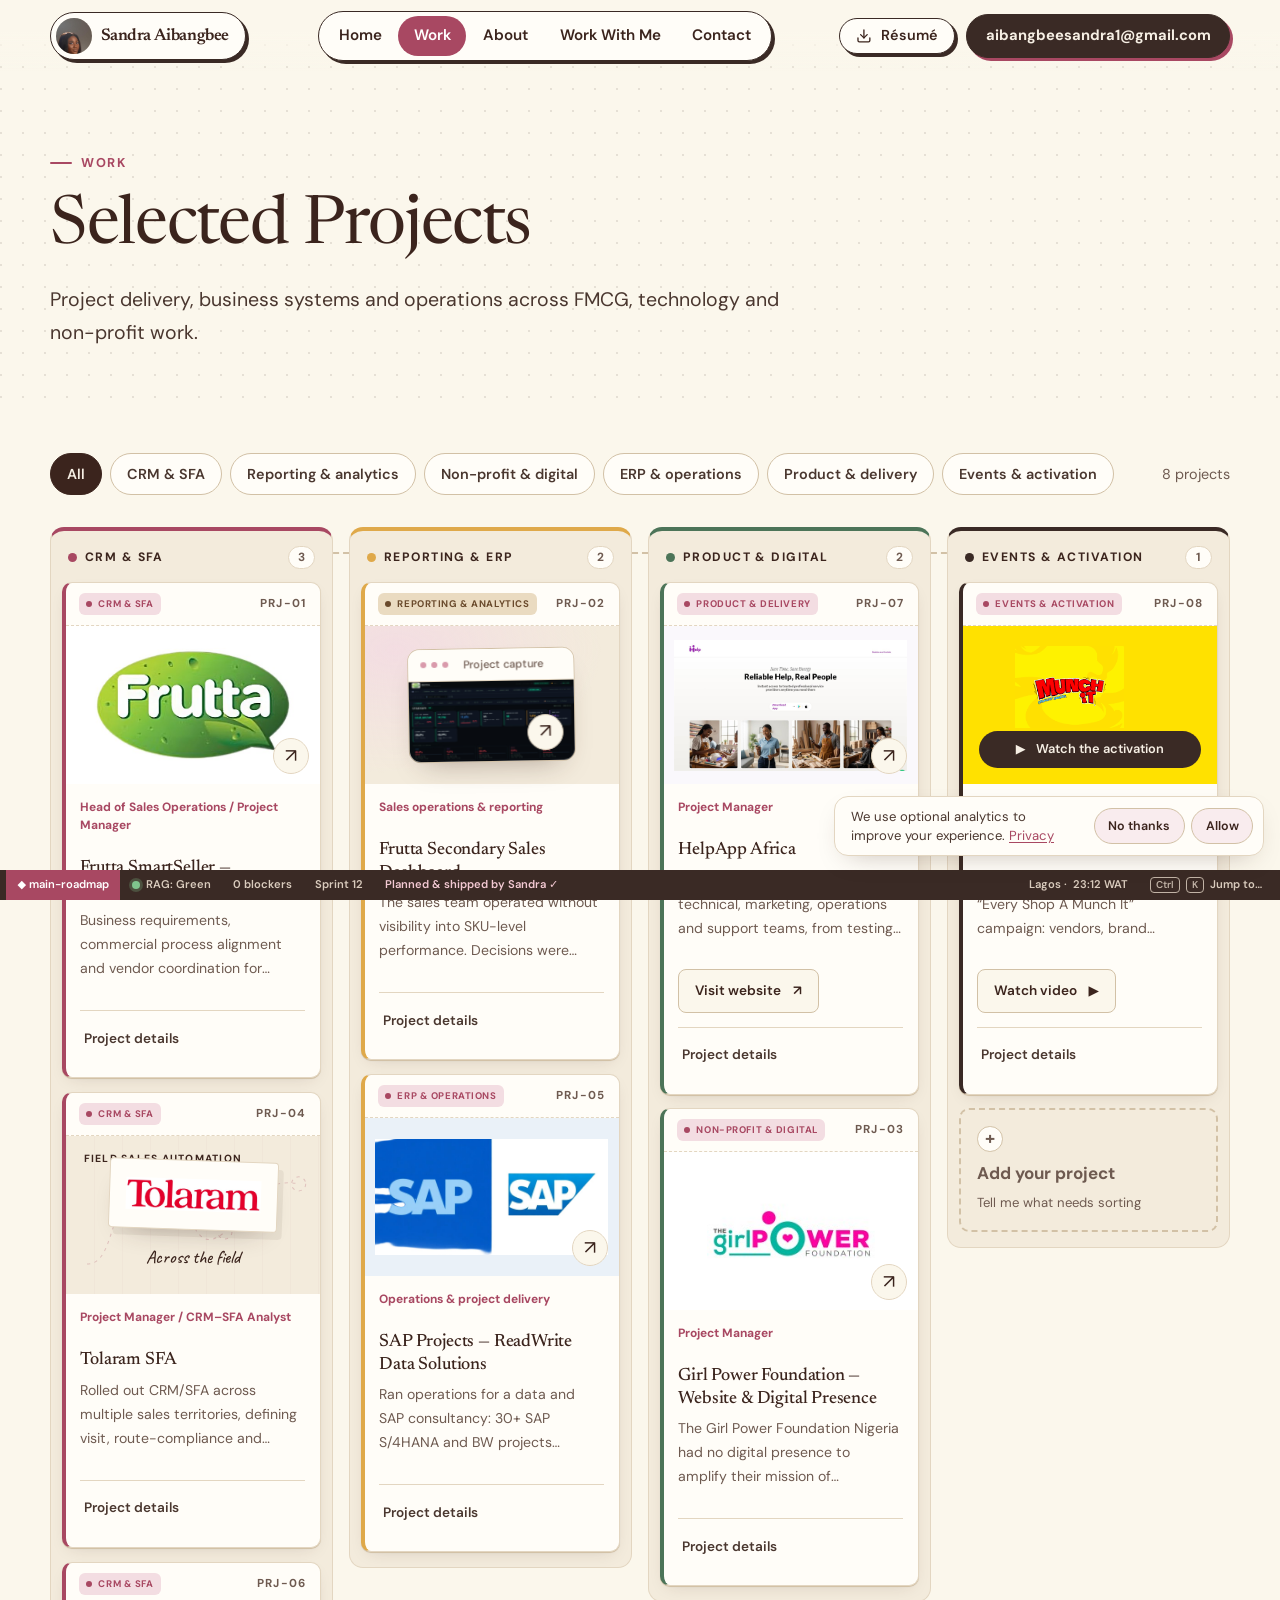
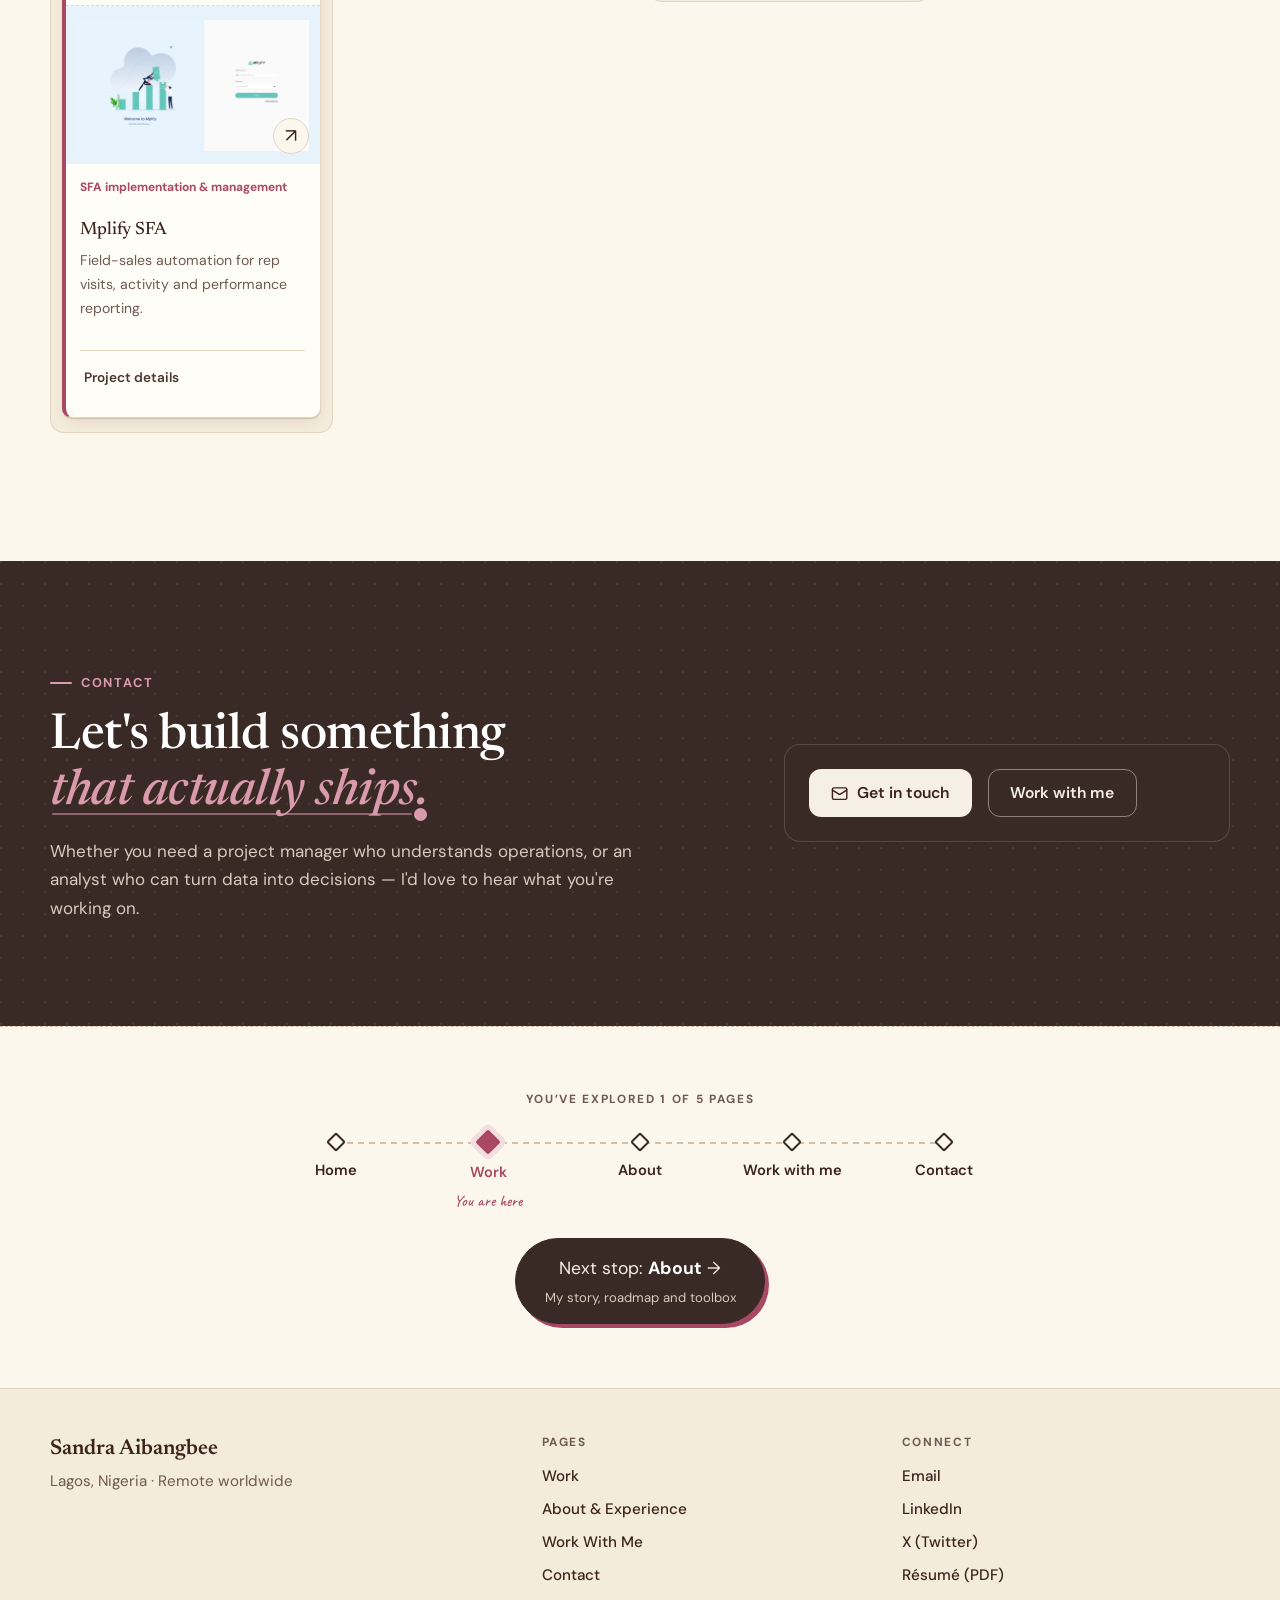
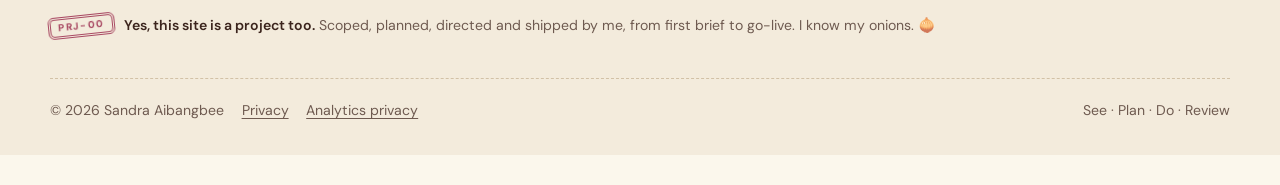
<file: work/index.html>
<!doctype html>
<html lang="en">
<head>
  <meta charset="utf-8">
  <meta name="viewport" content="width=device-width, initial-scale=1">
  <title>Projects &amp; Case Studies | Sandra Aibangbee</title>
  <meta name="description" content="Eight case studies by Sandra Aibangbee: CRM and SFA implementation, sales reporting, SAP ERP delivery, a platform launch, non-profit work and an activation.">
  <meta name="theme-color" content="#fbf7ec">
  <meta property="og:type" content="website">
  <meta property="og:title" content="Projects &amp; Case Studies | Sandra Aibangbee">
  <meta name="twitter:card" content="summary_large_image">
  <meta name="twitter:creator" content="@i_am_san_dra">
  <meta property="og:description" content="Eight case studies by Sandra Aibangbee: CRM and SFA implementation, sales reporting, SAP ERP delivery, a platform launch, non-profit work and an activation.">
  <meta property="og:url" content="https://sandraaibangbee.com/work/">
  <meta property="og:site_name" content="Sandra Aibangbee">
  <meta property="og:locale" content="en_GB">
  <meta property="og:image" content="https://sandraaibangbee.com/assets/images/share/sandra-aibangbee.jpg">
  <meta property="og:image:width" content="1200">
  <meta property="og:image:height" content="630">
  <meta property="og:image:alt" content="Sandra Aibangbee, Project Manager and Business Analyst">
  <link rel="canonical" href="https://sandraaibangbee.com/work/">
  <link rel="image_src" href="/assets/images/share/sandra-aibangbee.jpg">
  <link rel="icon" href="/favicon.svg" type="image/svg+xml">
  <link rel="icon" href="/favicon-48.png" sizes="48x48" type="image/png">
  <link rel="apple-touch-icon" href="/apple-touch-icon.png">
  <link rel="preconnect" href="https://fonts.googleapis.com">
  <link rel="preconnect" href="https://fonts.gstatic.com" crossorigin>
  <link rel="preload" as="style" href="https://fonts.googleapis.com/css2?family=Caveat:wght@500&family=DM+Sans:opsz,wght@9..40,400;9..40,500;9..40,600;9..40,700&family=Newsreader:ital,opsz,wght@0,6..72,400;0,6..72,500;0,6..72,600;1,6..72,400&display=swap" onload="this.onload=null;this.rel='stylesheet'">
  <noscript><link rel="stylesheet" href="https://fonts.googleapis.com/css2?family=Caveat:wght@500&family=DM+Sans:opsz,wght@9..40,400;9..40,500;9..40,600;9..40,700&family=Newsreader:ital,opsz,wght@0,6..72,400;0,6..72,500;0,6..72,600;1,6..72,400&display=swap"></noscript>
  <link rel="stylesheet" href="/css/styles.css?v=1ca69a48e0">
  <script>
    document.documentElement.classList.add('js');
    setTimeout(function () { var r = document.documentElement; if (!r.classList.contains('ready')) r.classList.remove('js'); }, 2500);
    try { sessionStorage.setItem('sa-intro-seen', '1'); } catch (e) {}
  </script>
  <script src="/js/main.js?v=22766606d0" defer></script>
  <script type="application/ld+json">{"@context":"https://schema.org","@graph":[{"@id":"https://sandraaibangbee.com/work/#webpage","url":"https://sandraaibangbee.com/work/","name":"Projects & Case Studies | Sandra Aibangbee","description":"Eight case studies by Sandra Aibangbee: CRM and SFA implementation, sales reporting, SAP ERP delivery, a platform launch, non-profit work and an activation.","isPartOf":{"@id":"https://sandraaibangbee.com/#website"},"inLanguage":"en","@type":"CollectionPage","mainEntity":{"@type":"ItemList","itemListElement":[{"@type":"ListItem","position":1,"name":"Frutta SmartSeller","url":"https://sandraaibangbee.com/work/frutta-smart-seller/"},{"@type":"ListItem","position":2,"name":"Frutta Secondary Sales Dashboard","url":"https://sandraaibangbee.com/work/frutta-secondary-sales-dashboard/"},{"@type":"ListItem","position":3,"name":"Girl Power Foundation","url":"https://sandraaibangbee.com/work/girl-power-foundation/"},{"@type":"ListItem","position":4,"name":"Tolaram SFA","url":"https://sandraaibangbee.com/work/tolaram-sfa/"},{"@type":"ListItem","position":5,"name":"SAP Projects","url":"https://sandraaibangbee.com/work/sap-projects-readwrite/"},{"@type":"ListItem","position":6,"name":"Mplify SFA","url":"https://sandraaibangbee.com/work/mplify-sfa/"},{"@type":"ListItem","position":7,"name":"HelpApp Africa","url":"https://sandraaibangbee.com/work/helpapp-africa/"},{"@type":"ListItem","position":8,"name":"Munch It","url":"https://sandraaibangbee.com/work/munch-it-brand-activation/"}]}},{"@type":"BreadcrumbList","itemListElement":[{"@type":"ListItem","position":1,"name":"Home","item":"https://sandraaibangbee.com/"},{"@type":"ListItem","position":2,"name":"Work","item":"https://sandraaibangbee.com/work/"}]}]}</script>
<link rel="stylesheet" href="/css/analytics.css?v=5dab698b31">
<script defer src="/js/analytics.js?v=8cc0d5514f"></script>
</head>
<body>
  <svg xmlns="http://www.w3.org/2000/svg" style="display:none" aria-hidden="true">
    <symbol id="i-arrow-right" viewBox="0 0 24 24"><path d="M5 12h14"/><path d="m12 5 7 7-7 7"/></symbol>
    <symbol id="i-download" viewBox="0 0 24 24"><path d="M21 15v4a2 2 0 0 1-2 2H5a2 2 0 0 1-2-2v-4"/><path d="m7 10 5 5 5-5"/><path d="M12 15V3"/></symbol>
    <symbol id="i-menu" viewBox="0 0 24 24"><path d="M4 7h16"/><path d="M4 12h16"/><path d="M4 17h16"/></symbol>
    <symbol id="i-close" viewBox="0 0 24 24"><path d="M18 6 6 18"/><path d="m6 6 12 12"/></symbol>
    <symbol id="i-mail" viewBox="0 0 24 24"><rect width="20" height="16" x="2" y="4" rx="2"/><path d="m22 7-8.97 5.7a1.94 1.94 0 0 1-2.06 0L2 7"/></symbol>
    <symbol id="i-linkedin" viewBox="0 0 24 24"><path d="M16 8a6 6 0 0 1 6 6v7h-4v-7a2 2 0 0 0-4 0v7h-4v-7a6 6 0 0 1 6-6z"/><rect width="4" height="12" x="2" y="9"/><circle cx="4" cy="4" r="2"/></symbol>
  </svg>

  <a class="skip-link" href="#main">Skip to content</a>

  <header class="site-header">
    <div class="container header-inner">
      <a class="brand" href="/" aria-label="Sandra Aibangbee — home">
        <img class="brand-photo" src="/assets/images/sandra-hero.jpg" alt="" width="36" height="36" decoding="async"><span class="brand-text"><span class="brand-name">Sandra Aibangbee</span></span>
      </a>
      <button class="nav-toggle" type="button" aria-expanded="false" aria-controls="site-nav">
        <svg class="icon icon-open" aria-hidden="true"><use href="#i-menu"/></svg>
        <svg class="icon icon-close" aria-hidden="true"><use href="#i-close"/></svg>
        <span class="visually-hidden">Menu</span>
      </button>
      <nav class="site-nav" id="site-nav" aria-label="Primary">
        <ul class="nav-list">
          <li><a href="/">Home</a></li>
          <li><a href="/work/" aria-current="page">Work</a></li>
          <li><a href="/about/">About</a></li>
          <li><a href="/work-with-me/">Work With Me</a></li>
          <li><a href="/contact/">Contact</a></li>
        </ul>
        <a class="btn btn-primary btn-sm nav-cta" href="/assets/Sandra-Aibangbee-Resume.pdf" download="Sandra-Aibangbee-Resume.pdf">
          <svg class="icon" aria-hidden="true"><use href="#i-download"/></svg> Résumé <span class="visually-hidden">(PDF download)</span>
        </a>
        <a class="nav-email" href="mailto:aibangbeesandra1@gmail.com"><span class="nav-email-full">aibangbeesandra1@gmail.com</span><span class="nav-email-short">Email me</span></a>
      </nav>
    </div>
  </header>

  <main id="main">
    <header class="page-head dotgrid">
      <div class="container">
        <p class="kicker">Work</p>
        <h1>Selected Projects</h1>
        <p class="lead">Project delivery, business systems and operations across FMCG, technology and non-profit work.</p>
      </div>
    </header>

    <section class="section" style="padding-top: clamp(2rem, 4vw, 3rem)" aria-label="Projects">
      <div class="container">
        <div class="filters" data-filters role="group" aria-label="Filter projects by category" hidden>
          <button class="filter-btn" type="button" data-filter="all" aria-pressed="true">All</button>
          <button class="filter-btn" type="button" data-filter="crm-sfa" aria-pressed="false">CRM &amp; SFA</button>
          <button class="filter-btn" type="button" data-filter="reporting" aria-pressed="false">Reporting &amp; analytics</button>
          <button class="filter-btn" type="button" data-filter="non-profit" aria-pressed="false">Non-profit &amp; digital</button>
          <button class="filter-btn" type="button" data-filter="operations" aria-pressed="false">ERP &amp; operations</button>
          <button class="filter-btn" type="button" data-filter="product" aria-pressed="false">Product &amp; delivery</button>
          <button class="filter-btn" type="button" data-filter="events" aria-pressed="false">Events &amp; activation</button>
          <span class="filter-count" role="status" aria-live="polite"></span>
        </div>

        <div class="kanban kanban--work" data-filter-grid>
          <section class="kanban-col kanban-col--rose" aria-labelledby="col-crm">
            <header class="kanban-head"><h2 class="kanban-title" id="col-crm">CRM &amp; SFA</h2><span class="kanban-count" data-col-count>3</span></header>
            <ul class="kanban-cards">
            <li class="project-card" id="project-frutta-smart-seller" data-project="frutta-smart-seller" data-gallery data-category="crm-sfa">
              <div class="card-top"><span class="tag">CRM &amp; SFA</span><span class="card-num">01</span></div>
              <div class="card-media approved-project-cover approved-project-cover--frutta-smart-seller"><a class="approved-cover-image" href="/assets/images/frutta-logo.jpg" data-gallery-item data-alt="Frutta Foods logo" data-caption="Frutta Foods logo. SmartSeller application screens remain private." aria-label="Enlarge image: Frutta Foods logo"><img width="600" height="357" decoding="async" src="/assets/images/frutta-logo.jpg" alt="Frutta Foods logo" loading="lazy"><span class="cover-zoom" aria-hidden="true">↗</span></a></div>
              <div class="card-body"><p class="card-role">Head of Sales Operations / Project Manager</p>
                <h3>Frutta SmartSeller — Implementation &amp; Adoption</h3>
                <p>Business requirements, commercial process alignment and vendor coordination for Frutta Foods’ SmartSeller implementation, followed by rollout, training and adoption support.</p>
                
              <details class="showcase-details" data-project-reader="frutta-smart-seller" data-project-title="Getting a sales team to work from one system"><summary>Project details</summary><div class="project-details-source"><div class="project-reading-grid"><aside class="project-reader-aside"><div class="story-role"><p class="story-role-kicker">My role</p><p class="story-role-summary">Business requirements, vendor coordination and adoption</p><dl><div><dt>I owned</dt><dd><ul><li>Business requirements and commercial process alignment</li><li>Rollout, onboarding and training</li><li>Adoption follow-up with sales leaders</li></ul></dd></div><div><dt>I coordinated</dt><dd><ul><li>Implementation with the Autobridge team</li><li>Issue resolution during rollout</li></ul></dd></div><div><dt>Credit</dt><dd>Software development: Autobridge</dd></div></dl></div><dl class="project-reader-facts"><div><dt>Organisation</dt><dd>Frutta Foods</dd></div><div><dt>Focus</dt><dd>CRM &amp; SFA</dd></div></dl></aside><div class="project-reading-story"><p class="project-reader-overview">Frutta’s customer records, field activity and sales transactions lived in separate tools. SmartSeller was meant to bring them into one platform built around how Frutta actually sells. My part was making sure the requirements reflected the business, and that people could use what was delivered.</p><figure class="project-reader-figure story-figure"><a href="/assets/images/frutta-logo.jpg" target="_blank" rel="noopener noreferrer"><img width="600" height="357" decoding="async" src="/assets/images/frutta-logo.jpg" alt="Frutta Foods logo" loading="lazy"><span class="reader-image-action" aria-hidden="true">↗</span></a><figcaption>Frutta Foods logo. SmartSeller application screens remain private.</figcaption></figure><section class="project-reading-section"><h3>Why separate tools were not enough</h3><p>When customer records, field visits and sales transactions sit in different places, nobody works from the same picture. Managers, area sales managers and reps each see part of the story.</p><p>Frutta needed a shared platform that reflected its own route structure, pricing rules and reporting needs.</p></section><section class="project-reading-section"><h3>Writing down how Frutta sells</h3><p>I owned the business requirements and the commercial process alignment behind them. That meant defining how sales, customer visits, outlet coverage and performance should be captured and reviewed.</p><p>The point was simple: if the system recorded work the way the field actually does it, the reports built on top of it would mean something.</p></section><section class="project-reading-section story-callout"><h3>Who built what</h3><p>Autobridge developed the software. I connected Frutta’s commercial processes and requirements with their implementation team, so that what was built matched how the sales operation works.</p></section><section class="project-reading-section story-timeline"><h3>From requirements to daily use</h3><ol><li><b>Requirements</b><p>Sales, visits, outlet coverage and performance defined with the business.</p></li><li><b>Build</b><p>Autobridge implements; I coordinate with their team and resolve issues as they come up.</p></li><li><b>Rollout</b><p>Users onboarded and trained on their own workflows.</p></li><li><b>Adoption</b><p>Follow-up with sales leaders on daily recording discipline.</p></li></ol></section><section class="project-reading-section"><h3>Making it stick</h3><p>A sales system only helps if it is updated every day. After rollout, I followed up with sales leaders on recording discipline and kept an eye on how the platform was being used.</p></section><section class="project-reading-section story-takeaway"><h3>What was delivered</h3><p>A shared platform for distributor, rep and outlet operations, with requirements grounded in Frutta’s sales process and a rollout that included training and adoption follow-up. Application screens stay private, so this page shows the company logo only.</p></section><section class="project-reading-section story-more"><details><summary><h3>Platform and working methods</h3></summary><ul><li>SmartSeller CRM/SFA</li><li>Business requirements and commercial process alignment</li><li>Stakeholder coordination, training and adoption follow-up</li></ul></details></section></div></div><p class="reader-fallback-link"><a href="/work/frutta-smart-seller/">Open project overview page</a></p></div></details></div>
            </li>
            <li class="project-card project-card--showcase" id="project-tolaram-sfa" data-project="tolaram-sfa" data-category="crm-sfa">
              <div class="card-top"><span class="tag">CRM &amp; SFA</span><span class="card-num">04</span></div>
              <div class="card-media brand-cover brand-cover--field"><div class="brand-cover-link"><span class="cover-category">Field sales automation</span><svg class="cover-motif" viewBox="0 0 360 210" fill="none" aria-hidden="true"><path d="M15 170 C65 170 45 45 115 45 S170 170 230 120 S290 35 345 45"/><circle cx="115" cy="45" r="11"/><circle cx="230" cy="120" r="11"/><circle cx="345" cy="45" r="11"/></svg><span class="cover-logo-paper"><img width="687" height="161" decoding="async" src="/assets/images/logos/tolaram.png" alt="Tolaram logo" loading="lazy"></span><span class="cover-caption">Across the field</span></div></div>
              <div class="card-body"><p class="card-role">Project Manager / CRM–SFA Analyst</p><h3>Tolaram SFA</h3><p>Rolled out CRM/SFA across multiple sales territories, defining visit, route-compliance and outlet-coverage tracking, then training field teams until the reporting stuck.</p><details class="showcase-details" data-project-reader="tolaram-sfa" data-project-title="When end-of-week reports arrive too late"><summary>Project details</summary><div class="project-details-source"><div class="project-reading-grid"><aside class="project-reader-aside"><div class="story-role"><p class="story-role-kicker">My role</p><p class="story-role-summary">CRM/SFA rollout, tracking structures and reporting</p><dl><div><dt>I owned</dt><dd><ul><li>Tracking structures for visits, routes, coverage and productivity</li><li>Training and change management for field teams</li><li>Operational and executive dashboards</li></ul></dd></div><div><dt>I coordinated</dt><dd><ul><li>Deployment and adoption across sales territories</li><li>Projects with Sales, Distribution and Technical teams</li></ul></dd></div></dl></div><dl class="project-reader-facts"><div><dt>Organisation</dt><dd>Multipro / Tolaram field operations</dd></div><div><dt>Focus</dt><dd>SFA · FMCG operations</dd></div></dl></aside><div class="project-reading-story"><p class="project-reader-overview">Across brands and regions, field reports were disconnected and summarised weekly. Route adherence, outlet visits and rep productivity needed a clearer, more current view. My work in the Multipro/Tolaram field operation focused on what to track, getting teams ready, and turning field data into review.</p><figure class="project-reader-figure story-figure"><a href="/assets/images/logos/tolaram.png" target="_blank" rel="noopener noreferrer"><img width="687" height="161" decoding="async" src="/assets/images/logos/tolaram.png" alt="Supplied Tolaram wordmark" loading="lazy"><span class="reader-image-action" aria-hidden="true">↗</span></a><figcaption>Supplied Tolaram brand artwork; no application screenshot is presented.</figcaption></figure><section class="project-reading-section"><h3>Why the weekly view fell short</h3><p>Reports were split across brands and regions and arrived as end-of-week summaries. By the time a manager saw a missed route or an unvisited outlet, the week had moved on.</p></section><section class="project-reading-section story-artifact"><h3>Deciding what to track</h3><dl class="story-artifact-sheet"><div><dt>Customer visits</dt><dd>Was the outlet actually visited?</dd></div><div><dt>Route compliance</dt><dd>Did the rep follow the planned route?</dd></div><div><dt>Outlet coverage</dt><dd>Are we reaching the outlets we planned to?</dd></div><div><dt>Field productivity</dt><dd>What did each day in the field produce?</dd></div></dl></section><section class="project-reading-section"><h3>Bringing the field team with it</h3><p>A new system changes how reps spend their day, so the rollout was as much about people as software. I coordinated deployment across sales territories and ran onboarding, training, issue resolution and change management.</p><p>The aim was steady CRM compliance and reporting discipline, not a one-off launch.</p></section><section class="project-reading-section"><h3>From field data to review</h3><p>I built operational and executive dashboards from CRM, SFA, MFA and ERP data. They covered KPIs, territory performance, stock movement and sales team productivity, so field activity fed directly into operational review.</p></section><section class="project-reading-section story-more"><details><summary><h3>Platform and working methods</h3></summary><ul><li>Sales force automation</li><li>Route planning and outlet mapping</li><li>Field analytics and performance reporting</li></ul></details></section></div></div><p class="reader-fallback-link"><a href="/work/tolaram-sfa/">Open project overview page</a></p></div></details></div>
            </li>
            <li class="project-card project-card--showcase" data-gallery id="project-mplify-sfa" data-project="mplify-sfa" data-category="crm-sfa">
              <div class="card-top"><span class="tag">CRM &amp; SFA</span><span class="card-num">06</span></div>
              <div class="card-media approved-project-cover approved-project-cover--mplify-sfa"><a class="approved-cover-image" href="/assets/images/mplify-sfa-cover.png" data-gallery-item data-alt="Mplify SFA sign-in page" data-caption="Approved Mplify SFA sign-in capture. This is the sign-in screen, not an internal workflow view." aria-label="Enlarge image: Mplify SFA sign-in page"><img width="1920" height="1080" decoding="async" src="/assets/images/mplify-sfa-cover.png" alt="Mplify SFA sign-in page" loading="lazy"><span class="cover-zoom" aria-hidden="true">↗</span></a></div>
              <div class="card-body"><p class="card-role">SFA implementation &amp; management</p><h3>Mplify SFA</h3><p>Field-sales automation for rep visits, activity and performance reporting.</p><details class="showcase-details" data-project-reader="mplify-sfa" data-project-title="Proving the visit happened"><summary>Project details</summary><div class="project-details-source"><div class="project-reading-grid"><aside class="project-reader-aside"><div class="story-role"><p class="story-role-kicker">My role</p><p class="story-role-summary">SFA implementation, KPIs and dashboards</p><dl><div><dt>I owned</dt><dd><ul><li>Implementing and managing the Mplify SFA platform</li><li>KPIs for visit compliance, clock-ins and activity</li><li>Dashboards linking field data to sales</li></ul></dd></div></dl></div><dl class="project-reader-facts"><div><dt>Focus</dt><dd>SFA · Field operations</dd></div></dl></aside><div class="project-reading-story"><p class="project-reader-overview">Field work was recorded through manual check-ins and end-of-day reports that were often incomplete or late. That made it hard to verify visits, measure compliance or link activity to sales. I implemented and managed the Mplify SFA platform to change that.</p><figure class="project-reader-figure story-figure"><a href="/assets/images/mplify-sfa-cover.png" target="_blank" rel="noopener noreferrer"><img width="1920" height="1080" decoding="async" src="/assets/images/mplify-sfa-cover.png" alt="Mplify SFA sign-in page" loading="lazy"><span class="reader-image-action" aria-hidden="true">↗</span></a><figcaption>Approved Mplify sign-in capture; not an internal workflow screenshot.</figcaption></figure><section class="project-reading-section story-compare"><h3>From reported to recorded</h3><div class="story-compare-grid"><div><p class="story-compare-label">Before</p><ul><li>Manual check-ins</li><li>End-of-day reports, often late or incomplete</li><li>Visits hard to verify</li></ul></div><div><p class="story-compare-label">With the platform</p><ul><li>Clock-in verification</li><li>Daily activity and visit-completion tracking</li><li>A reps locator and customer tracking</li></ul></div></div></section><section class="project-reading-section"><h3>Choosing what to measure</h3><p>Before building any views, I defined the KPIs: visit compliance, clock-in tracking and activity monitoring. Those decided what the platform needed to capture each day.</p></section><section class="project-reading-section"><h3>Connecting activity to sales</h3><p>I built dashboards that tied field data to sales outcomes, across activities, visits, rep performance scoring and target tracking. Field activity became something managers could review against results, not just a log.</p></section><section class="project-reading-section story-takeaway"><h3>What it gave the team</h3><p>A structured, daily view of field activity, visit completion and sales performance for operational review.</p></section><section class="project-reading-section story-more"><details><summary><h3>Tools and platforms</h3></summary><ul><li>Mplify SFA</li><li>Activity dashboards</li><li>CRM integration</li><li>Field analytics</li></ul></details></section></div></div><p class="reader-fallback-link"><a href="/work/mplify-sfa/">Open project overview page</a></p></div></details></div>
            </li>
            </ul>
          </section>
          <section class="kanban-col kanban-col--gold" aria-labelledby="col-reporting">
            <header class="kanban-head"><h2 class="kanban-title" id="col-reporting">Reporting &amp; ERP</h2><span class="kanban-count" data-col-count>2</span></header>
            <ul class="kanban-cards">
            <li class="project-card" id="project-frutta-secondary-sales-dashboard" data-project="frutta-secondary-sales-dashboard" data-gallery data-category="reporting">
              <div class="card-top"><span class="tag tag--sand">Reporting &amp; analytics</span><span class="card-num">02</span></div>
              <div class="card-media project-visual"><a class="browser-frame" href="/assets/images/frutta-dashboard-overview.jpg" data-gallery-item data-alt="Frutta dashboard overview with reporting filters and regional summary" data-caption="Frutta dashboard overview with reporting filters and regional summary" aria-label="Enlarge image: Frutta dashboard overview with reporting filters and regional summary"><span class="browser-chrome" aria-hidden="true"><i></i><i></i><i></i><span>Project capture</span></span><img width="1440" height="700" decoding="async" src="/assets/images/frutta-dashboard-overview.jpg" alt="Frutta dashboard overview with reporting filters and regional summary" loading="lazy"><span class="cover-zoom" aria-hidden="true">↗</span></a><span class="ink-cue ink-cue--visual" aria-hidden="true"><span>Filters → a clearer view</span><svg viewBox="0 0 132 58" fill="none"><path class="ink-stroke" pathLength="1" d="M5 12 C28 2 46 7 57 24 S90 51 119 35 M106 33 Q118 35 124 32 L118 46"/></svg></span> </div>
              <div class="card-body"><p class="card-role">Sales operations &amp; reporting</p>
                <h3>Frutta Secondary Sales Dashboard</h3>
                <p>The sales team operated without visibility into SKU-level performance. Decisions were made on gut feel, not data — leading to stockouts on high-demand products and overstocking on slow movers.</p>
                
              <details class="showcase-details" data-project-reader="frutta-secondary-sales-dashboard" data-project-title="The questions the sales reports could not answer"><summary>Project details</summary><div class="project-details-source"><div class="project-reading-grid"><aside class="project-reader-aside"><div class="story-role"><p class="story-role-kicker">My role</p><p class="story-role-summary">Data structure, KPI definitions and the dashboard</p><dl><div><dt>I owned</dt><dd><ul><li>Mapping the data from field reports to management</li><li>Data model and KPI definitions</li><li>The dashboard views and filters</li></ul></dd></div></dl></div><dl class="project-reader-facts"><div><dt>Organisation</dt><dd>Frutta Foods</dd></div><div><dt>Focus</dt><dd>Reporting &amp; analytics</dd></div></dl></aside><div class="project-reading-story"><p class="project-reader-overview">Field reports arrived in different formats, so simple questions took too long to answer. Which products are moving? Which reps are productive? Which regions are behind? I built a reporting view around those questions.</p><section class="project-reading-section story-questions"><h3>The questions behind the dashboard</h3><ol><li><p class="story-q">Which products are selling, and where?</p><p class="story-a">SKU-level reporting</p></li><li><p class="story-q">How is each rep performing?</p><p class="story-a">Rep performance tracking, with top and bottom performers</p></li><li><p class="story-q">Which regions are on track?</p><p class="story-a">Regional achievement and territory comparisons</p></li><li><p class="story-q">What does each area sales manager need?</p><p class="story-a">ASM-level filtering</p></li></ol></section><section class="project-reading-section"><h3>The problem was structure, not collection</h3><p>I mapped how sales data travelled from field reports to management decisions. The data was being collected. What it lacked was a consistent structure and an easy way to reach it.</p><p>So I designed a normalised data model and defined the KPIs the business cared about, before building anything visual on top.</p></section><section class="project-reading-section story-artifact"><h3>What the numbers mean</h3><dl class="story-artifact-sheet"><div><dt>MTD revenue</dt><dd>Month-to-date sales, read against target</dd></div><div><dt>Cases sold</dt><dd>Volume, alongside revenue</dd></div><div><dt>Outlet coverage</dt><dd>Outlets visited, against the plan</dd></div><div><dt>Rep compliance</dt><dd>How consistently reps follow the expected routine</dd></div></dl></section><section class="project-reading-section story-media"><h3>The overview screen</h3><figure class="project-reader-figure story-figure"><a href="/assets/images/frutta-dashboard-overview.jpg" target="_blank" rel="noopener noreferrer"><img width="1440" height="700" decoding="async" src="/assets/images/frutta-dashboard-overview.jpg" alt="Frutta sales dashboard overview with reporting filters and regional summary" loading="lazy"><span class="reader-image-action" aria-hidden="true">↗</span></a><figcaption>Approved overview crop. Named staff-performance sections are excluded from the public image.</figcaption></figure></section><section class="project-reading-section story-callout"><h3>A note on the figures</h3><p>The numbers visible in this capture describe one reporting period. They show what the dashboard reports; they are not results I am claiming. Sections naming individual staff are left out of the public image.</p></section><section class="project-reading-section story-takeaway"><h3>Where it helps</h3><p>Product, field and territory reporting now sit in one shared management view that each area sales manager can filter to their own patch.</p></section><section class="project-reading-section story-more"><details><summary><h3>Tools and platforms</h3></summary><ul><li>Advanced Excel</li><li>Power BI</li><li>Google Sheets</li><li>Python and HTML</li><li>Data modelling</li><li>GitHub Pages</li></ul></details></section></div></div><p class="reader-fallback-link"><a href="/work/frutta-secondary-sales-dashboard/">Open project overview page</a></p></div></details></div>
            </li>
            <li class="project-card project-card--showcase" data-gallery id="project-sap-projects-readwrite" data-project="sap-projects-readwrite" data-category="operations">
              <div class="card-top"><span class="tag">ERP &amp; operations</span><span class="card-num">05</span></div>
              <div class="card-media approved-project-cover approved-project-cover--sap-projects-readwrite"><a class="approved-cover-image" href="/assets/images/sap-readwrite-cover.jpg" data-gallery-item data-alt="SAP brand artwork approved for the ReadWrite project showcase" data-caption="Approved SAP brand image for the ReadWrite project showcase; not an engagement screenshot." aria-label="Enlarge image: SAP brand artwork approved for the ReadWrite project showcase"><img width="1024" height="512" decoding="async" src="/assets/images/sap-readwrite-cover.jpg" alt="SAP brand artwork approved for the ReadWrite project showcase" loading="lazy"><span class="cover-zoom" aria-hidden="true">↗</span></a></div>
              <div class="card-body"><p class="card-role">Operations &amp; project delivery</p><h3>SAP Projects — ReadWrite Data Solutions</h3><p>Ran operations for a data and SAP consultancy: 30+ SAP S/4HANA and BW projects delivered across a portfolio of 50+ corporate accounts.</p><details class="showcase-details" data-project-reader="sap-projects-readwrite" data-project-title="Getting finance, warehouse and operations onto one system"><summary>Project details</summary><div class="project-details-source"><div class="project-reading-grid"><aside class="project-reader-aside"><div class="story-role"><p class="story-role-kicker">My role</p><p class="story-role-summary">SAP Business One implementation and ReadWrite operations</p><dl><div><dt>I owned</dt><dd><ul><li>SAP Business One implementation and ongoing management</li><li>Data migration, process design and reporting configuration</li><li>User onboarding and access</li></ul></dd></div><div><dt>I coordinated</dt><dd><ul><li>A team of developers, data analysts, trainers and consultants</li></ul></dd></div><div><dt>Credit</dt><dd>Hosted on Cloudiax</dd></div></dl></div><dl class="project-reader-facts"><div><dt>Organisation</dt><dd>ReadWrite Data Solutions</dd></div><div><dt>Focus</dt><dd>SAP · Business operations</dd></div></dl></aside><div class="project-reading-story"><p class="project-reader-overview">Inventory, procurement, finance and reporting were handled in disconnected tools, so each team worked from its own numbers. I led an SAP Business One implementation to bring them together, alongside running operations at ReadWrite Data Solutions.</p><figure class="project-reader-figure story-figure"><a href="/assets/images/sap-readwrite-cover.jpg" target="_blank" rel="noopener noreferrer"><img width="1024" height="512" decoding="async" src="/assets/images/sap-readwrite-cover.jpg" alt="Approved SAP brand artwork for the ReadWrite project showcase" loading="lazy"><span class="reader-image-action" aria-hidden="true">↗</span></a><figcaption>Approved SAP brand image; not an engagement screenshot.</figcaption></figure><section class="project-reading-section story-compare"><h3>Before and after the ERP</h3><div class="story-compare-grid"><div><p class="story-compare-label">Before</p><ul><li>Finance, warehouse and operations on different data sources</li><li>Duplicated spreadsheet work</li><li>Manual reconciliation</li></ul></div><div><p class="story-compare-label">After</p><ul><li>One integrated ERP environment</li><li>Inventory, procurement and finance in one system</li><li>Reporting configured in Crystal Reports</li></ul></div></div></section><section class="project-reading-section"><h3>Fitting the system to the work</h3><p>I led the Business One implementation and its ongoing management via Cloudiax: data migration, user onboarding, process design and reporting configuration.</p><p>The guiding rule was to map the environment to how the business actually ran, rather than make the business bend to the software. DTW handled data imports, and HANA Studio and Crystal Reports supported the data and reporting work.</p></section><section class="project-reading-section story-artifact"><h3>What I looked after</h3><dl class="story-artifact-sheet"><div><dt>Inventory and procurement</dt><dd>The day-to-day workflows</dd></div><div><dt>Financial reporting</dt><dd>Built in Crystal Reports</dd></div><div><dt>Users and access</dt><dd>Onboarding and permissions</dd></div><div><dt>Modules</dt><dd>Floating Panel, Crystal Report, DTW and Company Share</dd></div></dl></section><section class="project-reading-section"><h3>Running the operation around it</h3><p>As Head of Operations, I oversaw workflows for more than 50 corporate client accounts and led delivery of 30+ SAP S/4HANA and BW projects, from data infrastructure rollouts to corporate data-literacy training.</p><p>Workflow automation removed 50% of manual processes and saved over 200 hours a month without adding headcount. Client retention rose by 35%, contributing to 20% revenue growth within six months.</p></section><section class="project-reading-section story-more"><details><summary><h3>Tools and platforms</h3></summary><ul><li>SAP Business One</li><li>HANA Studio</li><li>Crystal Reports</li><li>Cloudiax</li><li>DTW</li></ul></details></section></div></div><p class="reader-fallback-link"><a href="/work/sap-projects-readwrite/">Open project overview page</a></p></div></details></div>
            </li>
            </ul>
          </section>
          <section class="kanban-col kanban-col--sage" aria-labelledby="col-product">
            <header class="kanban-head"><h2 class="kanban-title" id="col-product">Product &amp; digital</h2><span class="kanban-count" data-col-count>2</span></header>
            <ul class="kanban-cards">
            <li class="project-card project-card--showcase" data-gallery id="project-helpapp-africa" data-project="helpapp-africa" data-category="product">
              <div class="card-top"><span class="tag">Product &amp; delivery</span><span class="card-num">07</span></div>
              <div class="card-media approved-project-cover approved-project-cover--helpapp-africa"><a class="approved-cover-image" href="/assets/images/helpapp-africa-cover-public.jpg" data-gallery-item data-alt="HelpApp Africa public website homepage" data-caption="Approved HelpApp Africa website homepage capture." aria-label="Enlarge image: HelpApp Africa public website homepage"><img width="1280" height="720" decoding="async" src="/assets/images/helpapp-africa-cover-public.jpg" alt="HelpApp Africa public website homepage" loading="lazy"><span class="cover-zoom" aria-hidden="true">↗</span></a></div>
              <div class="card-body"><p class="card-role">Project Manager</p><h3>HelpApp Africa</h3><p>Led the platform’s go-live across technical, marketing, operations and support teams, from testing and launch readiness to post-launch operations.</p><div class="showcase-actions"><a class="showcase-action" href="https://www.helpappafrica.com/" target="_blank" rel="noopener noreferrer">Visit website <span class="visually-hidden">(opens in a new tab)</span><span aria-hidden="true">↗</span></a></div><details class="showcase-details" data-project-reader="helpapp-africa" data-project-title="Four teams, one launch"><summary>Project details</summary><div class="project-details-source"><div class="project-reading-grid"><aside class="project-reader-aside"><div class="story-role"><p class="story-role-kicker">My role</p><p class="story-role-summary">Cross-functional delivery and go-live</p><dl><div><dt>I owned</dt><dd><ul><li>Go-live planning, testing and deployment readiness</li><li>Workflows, SOPs and reporting structures</li><li>Pre- and post-launch marketing direction</li></ul></dd></div><div><dt>I coordinated</dt><dd><ul><li>Technical, marketing, operations and support teams</li><li>The technical team through the development lifecycle</li></ul></dd></div><div><dt>Credit</dt><dd>Software development by the HelpApp technical team</dd></div></dl></div><dl class="project-reader-facts"><div><dt>Organisation</dt><dd>HelpApp Africa</dd></div><div><dt>Focus</dt><dd>Technology · Project delivery</dd></div></dl><a class="showcase-action" href="https://www.helpappafrica.com/" target="_blank" rel="noopener noreferrer">Visit website <span class="visually-hidden">(opens in a new tab)</span> ↗</a></aside><div class="project-reading-story"><p class="project-reader-overview">HelpApp Africa connects people who need everyday services with verified providers. Getting the platform live meant technical, marketing, operations and support teams moving in step. As Project Manager, I kept them aligned through to go-live and beyond.</p><figure class="project-reader-figure story-figure"><a href="/assets/images/helpapp-africa-cover-public.jpg" target="_blank" rel="noopener noreferrer"><img width="1280" height="720" decoding="async" src="/assets/images/helpapp-africa-cover-public.jpg" alt="HelpApp Africa public website homepage" loading="lazy"><span class="reader-image-action" aria-hidden="true">↗</span></a><figcaption>Approved HelpApp Africa homepage capture.</figcaption></figure><section class="project-reading-section"><h3>Why coordination was the job</h3><p>Finding, verifying and booking service providers had relied on word of mouth and informal contacts. HelpApp set out to make that structured. Building it involved four teams, each with its own priorities and timelines.</p><p>My work connected them around one delivery plan. It is distinct from personally developing the software.</p></section><section class="project-reading-section story-timeline"><h3>The road to go-live</h3><ol><li><b>Build</b><p>Supervised the technical team, keeping business requirements and timelines aligned.</p></li><li><b>Test</b><p>Coordinated testing and followed issues through to resolution.</p></li><li><b>Ready</b><p>Deployment readiness and pre-launch marketing.</p></li><li><b>Live</b><p>Launch, then post-launch operations and support.</p></li></ol></section><section class="project-reading-section story-artifact"><h3>The rhythm that kept teams aligned</h3><dl class="story-artifact-sheet"><div><dt>Sprint reviews</dt><dd>What was built, and what is next</dd></div><div><dt>Stakeholder updates</dt><dd>Everyone sees the same status</dd></div><div><dt>Issue tracking</dt><dd>Problems owned and closed</dd></div><div><dt>SOPs and reporting</dt><dd>Repeatable ways of working across teams</dd></div></dl></section><section class="project-reading-section story-takeaway"><h3>What was delivered</h3><p>A live platform for discovering, verifying and booking service providers, with launch marketing and the workflows needed to run it after go-live.</p></section></div></div><p class="reader-fallback-link"><a href="/work/helpapp-africa/">Open project overview page</a></p></div></details></div>
            </li>
            <li class="project-card" data-gallery id="project-girl-power-foundation" data-project="girl-power-foundation" data-category="non-profit">
              <div class="card-top"><span class="tag">Non-profit &amp; digital</span><span class="card-num">03</span></div>
              <div class="card-media approved-project-cover approved-project-cover--girl-power-foundation"><a class="approved-cover-image" href="/assets/images/logos/girl-power-foundation.png" data-gallery-item data-alt="The Girl Power Foundation logo" data-caption="The Girl Power Foundation logo." aria-label="Enlarge image: The Girl Power Foundation logo"><img width="200" height="75" decoding="async" src="/assets/images/logos/girl-power-foundation.png" alt="The Girl Power Foundation logo" loading="lazy"><span class="cover-zoom" aria-hidden="true">↗</span></a></div>
              <div class="card-body"><p class="card-role">Project Manager</p>
                <h3>Girl Power Foundation — Website &amp; Digital Presence</h3>
                <p>The Girl Power Foundation Nigeria had no digital presence to amplify their mission of empowering women and girls — limiting their reach, donor engagement, and volunteer recruitment.</p>
                
              <details class="showcase-details" data-project-reader="girl-power-foundation" data-project-title="Turning a mission into a place people can find"><summary>Project details</summary><div class="project-details-source"><div class="project-reading-grid"><aside class="project-reader-aside"><div class="story-role"><p class="story-role-kicker">My role</p><p class="story-role-summary">Project lead, from requirements to launch</p><dl><div><dt>I owned</dt><dd><ul><li>Requirements with the founding team</li><li>Information architecture and content strategy</li><li>QA before launch</li></ul></dd></div><div><dt>I coordinated</dt><dd><ul><li>The website vendor, through build and launch</li></ul></dd></div><div><dt>Credit</dt><dd>Built on WordPress with a website vendor</dd></div></dl></div><dl class="project-reader-facts"><div><dt>Organisation</dt><dd>Girl Power Foundation Nigeria</dd></div><div><dt>Focus</dt><dd>Non-profit &amp; digital</dd></div></dl></aside><div class="project-reading-story"><p class="project-reader-overview">Girl Power Foundation’s work with women and girls was mostly shared through informal channels. Donors, volunteers and partners needed somewhere reliable to learn about it and get involved. I led the project that gave the foundation its website.</p><figure class="project-reader-figure story-figure"><a href="/assets/images/logos/girl-power-foundation.png" target="_blank" rel="noopener noreferrer"><img width="200" height="75" decoding="async" src="/assets/images/logos/girl-power-foundation.png" alt="The Girl Power Foundation logo" loading="lazy"><span class="reader-image-action" aria-hidden="true">↗</span></a><figcaption>The Girl Power Foundation logo.</figcaption></figure><section class="project-reading-section"><h3>Who the site had to serve</h3><p>Three groups mattered most: donors deciding whether to give, volunteers looking for a way in, and partners checking that the foundation is real. Informal communication alone did not give any of them a reliable reference point.</p></section><section class="project-reading-section story-compare"><h3>From mission to pages</h3><div class="story-compare-grid"><div><p class="story-compare-label">What the foundation needed to say</p><ul><li>Why we exist</li><li>What we run</li><li>How to support us</li><li>How to join in</li><li>Who we are</li><li>What is coming up</li></ul></div><div><p class="story-compare-label">Where the site says it</p><ul><li>Mission presentation</li><li>Programme showcases</li><li>Donation path</li><li>Volunteer sign-up</li><li>Team profiles</li><li>Events section</li></ul></div></div></section><section class="project-reading-section story-timeline"><h3>How the site came together</h3><ol><li><b>Requirements</b><p>Agreed with the founding team.</p></li><li><b>Structure</b><p>Information architecture and content strategy.</p></li><li><b>Build</b><p>Coordinated with the website vendor on WordPress.</p></li><li><b>Launch</b><p>QA, then go-live.</p></li></ol></section><section class="project-reading-section"><h3>Beyond the website</h3><p>As the foundation’s Project Manager since November 2024, I have led 10 projects on mentorship, education and careers for young girls. Participation grew by 50%, partnerships with NGOs and corporate brands added resources, and an advocacy event drew more than 150 attendees.</p><p>Streamlining how projects run also cut execution timelines by 40%.</p></section><section class="project-reading-section story-more"><details><summary><h3>Tools and methods</h3></summary><ul><li>WordPress</li><li>Project planning</li><li>Content strategy</li><li>Stakeholder management</li><li>QA testing</li></ul></details></section></div></div><p class="reader-fallback-link"><a href="/work/girl-power-foundation/">Open project overview page</a></p></div></details></div>
            </li>
            </ul>
          </section>
          <section class="kanban-col kanban-col--cocoa" aria-labelledby="col-events">
            <header class="kanban-head"><h2 class="kanban-title" id="col-events">Events &amp; activation</h2><span class="kanban-count" data-col-count>1</span></header>
            <ul class="kanban-cards">
            <li class="project-card project-card--showcase" id="project-munch-it-brand-activation" data-project="munch-it-brand-activation" data-category="events">
              <div class="card-top"><span class="tag">Events &amp; activation</span><span class="card-num">08</span></div>
              <div class="card-media event-cover"><a class="event-cover-link" href="/assets/video/munchit-event.mp4" data-video-open aria-label="Watch the Munch It activation video"><img width="196" height="148" decoding="async" src="/assets/images/munchit-poster.png" alt="Munch It brand logo, poster for the activation video" loading="lazy"><span class="event-play"><span aria-hidden="true">▶</span> Watch the activation</span></a></div>
              <div class="card-body"><p class="card-role">Project Manager</p><h3>Munch It Brand Activation</h3><p>On-ground activation within the “Every Shop A Munch It” campaign: vendors, brand ambassadors, logistics and live coordination.</p><div class="showcase-actions"><a class="showcase-action" href="/assets/video/munchit-event.mp4" data-video-open>Watch video <span aria-hidden="true">▶</span></a></div><details class="showcase-details" data-project-reader="munch-it-brand-activation" data-project-title="Munch It — Brand Activation"><summary>Project details</summary><div class="project-details-source"><div class="project-reading-grid"><aside class="project-reader-aside"><figure class="project-reader-figure"><a href="/assets/images/munchit-poster.png" target="_blank" rel="noopener noreferrer"><img width="196" height="148" decoding="async" src="/assets/images/munchit-poster.png" alt="Munch It brand logo, poster for the activation video" loading="lazy"><span class="reader-image-action" aria-hidden="true">↗</span></a><figcaption>Original brand-logo poster for the approved activation video.</figcaption></figure><dl class="project-reader-facts"><div><dt>Organisation</dt><dd>Munch It</dd></div><div><dt>My role</dt><dd>Project Manager</dd></div><div><dt>Focus</dt><dd>Events · Brand activation</dd></div></dl></aside><div class="project-reading-story"><p class="project-reader-overview">An on-ground FMCG brand activation bringing together consumer engagement, sampling, brand visibility and coordinated event operations.</p><section class="project-reading-section"><h3>The delivery challenge</h3><p>Vendors, brand ambassadors, logistics, branded assets and venue operations needed to work to a shared plan under tight timelines. Clear coordination mattered to avoid delays and inconsistent delivery at consumer touchpoints.</p></section><section class="project-reading-section"><h3>My contribution</h3><p>As Project Manager, I worked on planning and on-ground execution: run-of-show planning, supplier and brand-ambassador coordination, logistics and activation KPI tracking. The work connected preparation with the practical needs of the activation team on the day.</p></section><section class="project-reading-section"><h3>Main activities and deliverables</h3><ul><li>Run-of-show and operational planning.</li><li>Vendor and brand-ambassador coordination.</li><li>Branded-asset and on-ground logistics coordination.</li><li>Activation KPI tracking and event reporting.</li></ul></section><section class="project-reading-section"><h3>Project media</h3><p>The approved event video documents the activation. It is provided as project media, not as proof of quantified sales or consumer-engagement impact.</p></section><section class="project-reading-section"><h3>Working methods</h3><ul><li>Run-of-show planning</li><li>Vendor management</li><li>Brand-ambassador coordination</li><li>On-ground execution</li></ul></section><section class="reader-video-section"><h3>Watch the activation</h3><video class="media-player reader-inline-video" data-media-player controls playsinline preload="none" poster="/assets/images/munchit-poster.png" aria-label="Munch It activation video"><source src="/assets/video/munchit-event.mp4" type="video/mp4">Your browser does not support HTML video.</video><p class="gallery-cap">An audio transcript is not yet available.</p><a href="/assets/video/munchit-event.mp4">Open video directly</a></section></div></div><p class="reader-fallback-link"><a href="/work/munch-it-brand-activation/">Open project overview page</a></p></div></details></div>
            </li>
              <li class="kanban-ghost"><a href="/contact/"><span class="kanban-ghost-plus" aria-hidden="true">+</span> Add your project<small>Tell me what needs sorting</small></a></li>
            </ul>
          </section>
        </div>
        <p class="kanban-hint" aria-hidden="true">Swipe the board →</p>
      </div>
    </section>

    <section class="cta-band" aria-labelledby="cta-heading">
      <div class="container cta-inner">
        <div>
          <p class="kicker kicker--light">Contact</p>
          <h2 id="cta-heading">Let's build something <span class="em-link">that actually ships.</span></h2>
          <p>Whether you need a project manager who understands operations, or an analyst who can turn data into decisions — I'd love to hear what you're working on.</p>
        </div>
        <div class="cta-card">
          <div class="btn-row">
            <a class="btn btn-light" href="/contact/"><svg class="icon" aria-hidden="true"><use href="#i-mail"/></svg> Get in touch</a>
            <a class="btn btn-outline-light" href="/work-with-me/">Work with me</a>
          </div>
        </div>
      </div>
    </section>
    <nav class="site-roadmap reveal" data-site-roadmap aria-label="Pages on this site">
      <div class="container">
        <p class="site-roadmap-kicker" data-roadmap-kicker>There’s more to see · page 2 of 5</p>
        <ol class="site-roadmap-steps">
          <li class="is-done"><a href="/" data-teaser="Back to the start">Home</a></li>
          <li class="is-current"><a href="/work/" data-teaser="All 8 projects on the board" aria-current="page">Work</a><span class="site-roadmap-here">You are here</span></li>
          <li><a href="/about/" data-teaser="My story, roadmap and toolbox">About</a></li>
          <li><a href="/work-with-me/" data-teaser="How I can help your team">Work with me</a></li>
          <li><a href="/contact/" data-teaser="Let’s talk about your project">Contact</a></li>
        </ol>
        <a class="site-roadmap-next" href="/about/"><span>Next stop: <strong>About</strong> <span aria-hidden="true">→</span></span><small>My story, roadmap and toolbox</small></a>
      </div>
    </nav>
  </main>

  <footer class="site-footer">
    <div class="container">
      <div class="footer-grid">
        <div>
          <p class="footer-brand">Sandra Aibangbee</p>
          <p class="muted">Lagos, Nigeria · Remote worldwide</p>
        </div>
        <div>
          <h2>Pages</h2>
          <ul class="footer-links">
            <li><a href="/work/">Work</a></li>
            <li><a href="/about/">About &amp; Experience</a></li>
            <li><a href="/work-with-me/">Work With Me</a></li>
            <li><a href="/contact/">Contact</a></li>
          </ul>
        </div>
        <div>
          <h2>Connect</h2>
          <ul class="footer-links">
            <li><a href="mailto:aibangbeesandra1@gmail.com">Email</a></li>
            <li><a href="https://www.linkedin.com/in/sandraaibangbee" target="_blank" rel="noopener noreferrer">LinkedIn <span class="visually-hidden">(opens in a new tab)</span></a></li>
            <li><a href="https://x.com/i_am_san_dra" target="_blank" rel="noopener noreferrer">X (Twitter) <span class="visually-hidden">(opens in a new tab)</span></a></li>
            <li><a href="/assets/Sandra-Aibangbee-Resume.pdf" download="Sandra-Aibangbee-Resume.pdf">Résumé (PDF)</a></li>
          </ul>
        </div>
      </div>
      <div class="made-by"><span class="made-by-stamp" aria-hidden="true">PRJ-00</span><p><b>Yes, this site is a project too.</b> Scoped, planned, directed and shipped by me, from first brief to go-live. I know my onions. <span aria-hidden="true">🧅</span></p></div>
      <div class="footer-bottom">
        <span class="footer-legal"><span>© <span id="year">2026</span> Sandra Aibangbee</span><a class="analytics-policy-link" href="/privacy/">Privacy</a></span>
        <span>See · Plan · Do · Review</span>
      </div>
    </div></footer>
<div class="pm-statusbar" aria-label="Site status" role="contentinfo">
  <span class="sb-item sb-branch">◆ main-roadmap</span>
  <span class="sb-item"><i class="sb-dot"></i>RAG: Green</span>
  <span class="sb-item sb-hide-sm">0 blockers</span>
  <span class="sb-item sb-hide-sm">Sprint 12</span>
  <span class="sb-item sb-hide-sm sb-made">Planned &amp; shipped by Sandra ✓</span>
  <span class="sb-spacer"></span>
  <span class="sb-item sb-hide-sm">Lagos · <span data-wat-clock>WAT</span></span>
  <button class="sb-item sb-cmd" type="button" data-cmd-open><kbd>Ctrl</kbd><kbd>K</kbd> Jump to…</button>
</div>
<dialog class="cmd-palette" data-cmd aria-label="Jump to a page">
  <div class="cmd-box">
    <label class="cmd-input"><span aria-hidden="true">›</span><input type="text" placeholder="Type a page or project…" data-cmd-input aria-label="Search pages and projects" autocomplete="off"></label>
    <ul class="cmd-list" data-cmd-list>
      <li><a href="/"><span>Home</span><small>page</small></a></li>
      <li><a href="/work/"><span>All work</span><small>page</small></a></li>
      <li><a href="/about/"><span>About & experience</span><small>page</small></a></li>
      <li><a href="/work-with-me/"><span>Work with me</span><small>page</small></a></li>
      <li><a href="/contact/"><span>Contact</span><small>page</small></a></li>
      <li><a href="/assets/Sandra-Aibangbee-Resume.pdf" download><span>Résumé (PDF)</span><small>file</small></a></li>
      <li><a href="/work/frutta-smart-seller/"><span>Frutta SmartSeller</span><small>project</small></a></li>
      <li><a href="/work/frutta-secondary-sales-dashboard/"><span>Frutta Sales Dashboard</span><small>project</small></a></li>
      <li><a href="/work/girl-power-foundation/"><span>Girl Power Foundation</span><small>project</small></a></li>
      <li><a href="/work/tolaram-sfa/"><span>Tolaram SFA</span><small>project</small></a></li>
      <li><a href="/work/sap-projects-readwrite/"><span>SAP Projects at ReadWrite</span><small>project</small></a></li>
      <li><a href="/work/mplify-sfa/"><span>Mplify SFA</span><small>project</small></a></li>
      <li><a href="/work/helpapp-africa/"><span>HelpApp Africa</span><small>project</small></a></li>
      <li><a href="/work/munch-it-brand-activation/"><span>Munch It Brand Activation</span><small>project</small></a></li>
      <li><a href="mailto:aibangbeesandra1@gmail.com"><span>Email Sandra</span><small>action</small></a></li>
      <li><a href="https://www.linkedin.com/in/sandraaibangbee" target="_blank" rel="noopener noreferrer"><span>LinkedIn</span><small>link</small></a></li>
    </ul>
    <p class="cmd-hint"><kbd>↑</kbd><kbd>↓</kbd> move · <kbd>Enter</kbd> open · <kbd>Esc</kbd> close</p>
  </div>
</dialog>


<dialog class="video-modal" id="project-video-modal" aria-labelledby="project-video-title" data-video-modal><div class="video-modal-header"><h2 id="project-video-title">Munch It brand activation</h2><button class="video-close" type="button" data-video-close aria-label="Close video">Close <span aria-hidden="true">×</span></button></div><video class="video-modal-player media-player" data-media-player controls playsinline preload="none" poster="/assets/images/munchit-poster.png" aria-describedby="project-video-status"><source src="/assets/video/munchit-event.mp4" type="video/mp4">Your browser does not support HTML video.</video><p class="video-modal-status" id="project-video-status" role="status"></p><p class="video-modal-note">Use the player’s fullscreen control for a larger view. An audio transcript is not yet available.</p><a class="video-fallback" href="/assets/video/munchit-event.mp4">Open video directly</a></dialog>
<dialog class="project-reader-modal" id="project-reader-modal" aria-labelledby="project-reader-title"><header class="project-reader-header"><div><p class="kicker">Project details</p><h2 id="project-reader-title">Project overview</h2></div><button class="video-close" type="button" data-project-reader-close aria-label="Close project details">Close <span aria-hidden="true">×</span></button></header><div data-project-reader-body></div></dialog></body>
</html>
</file>
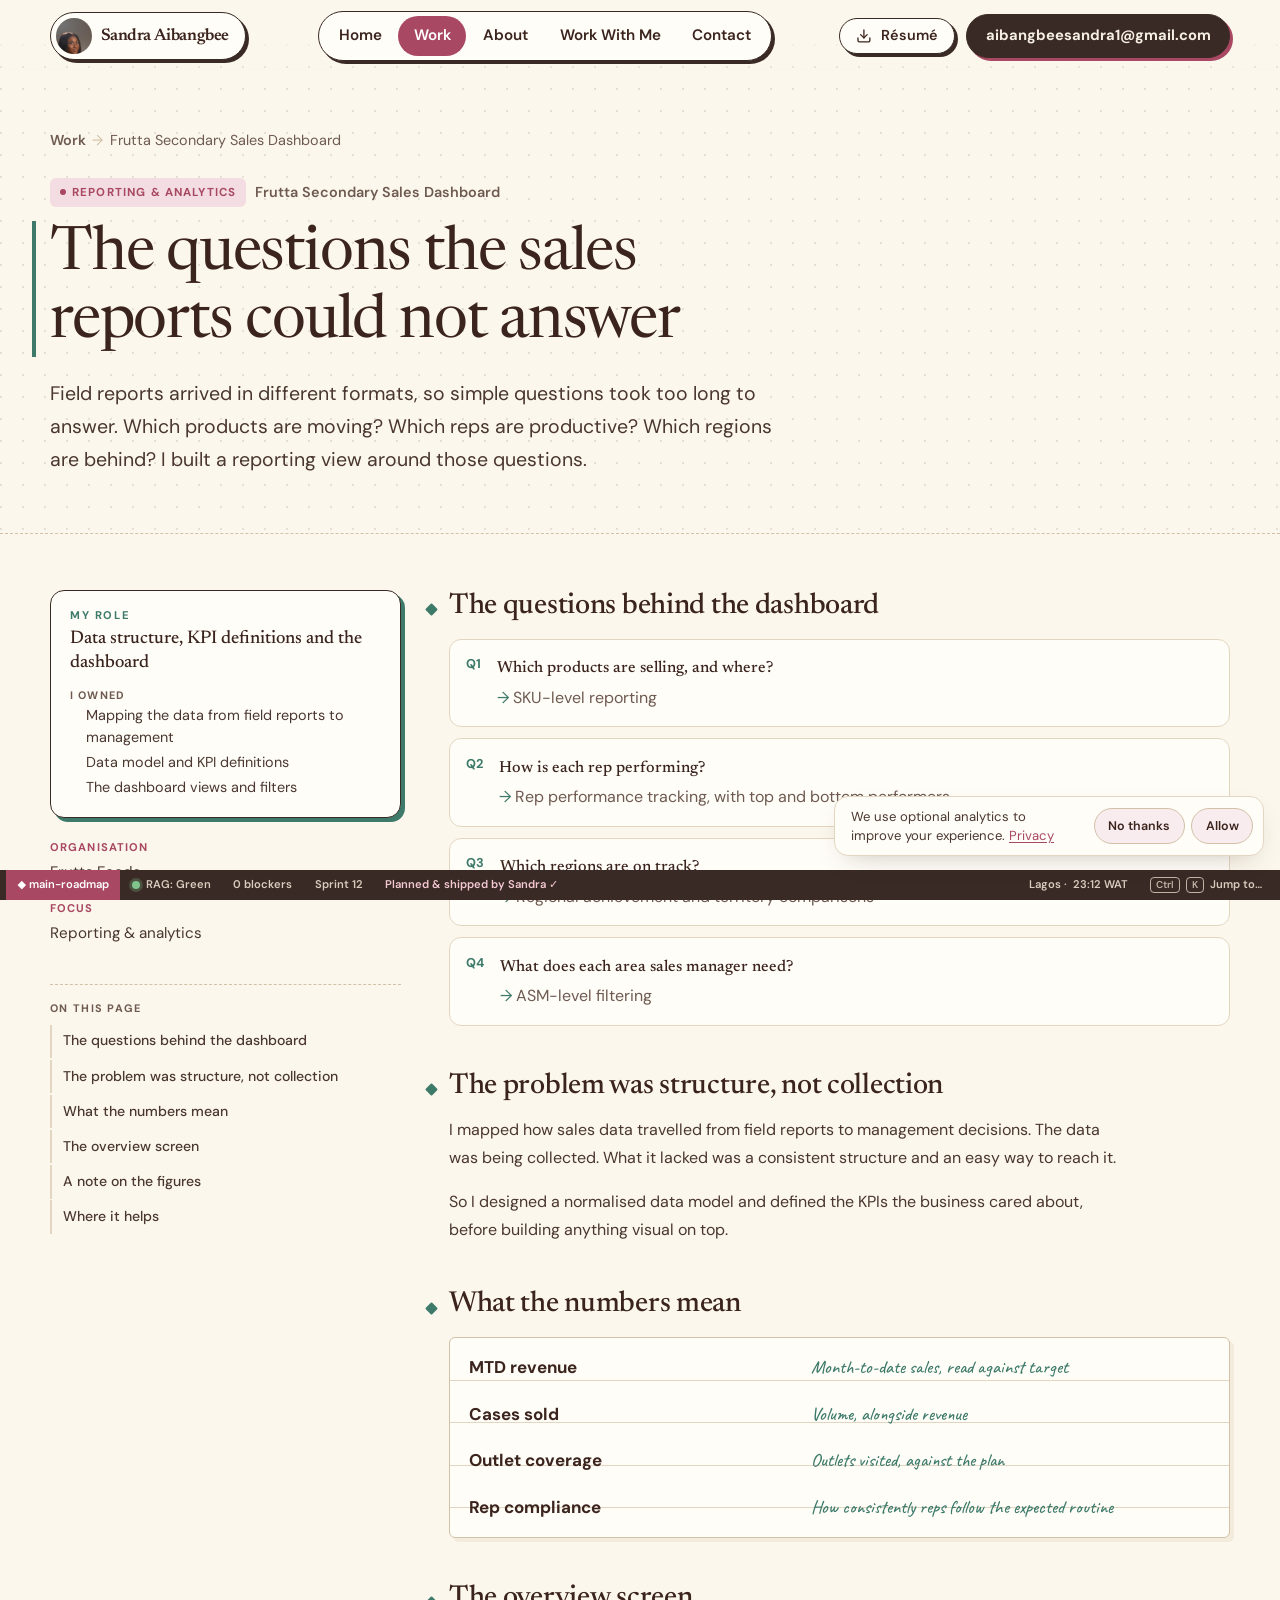
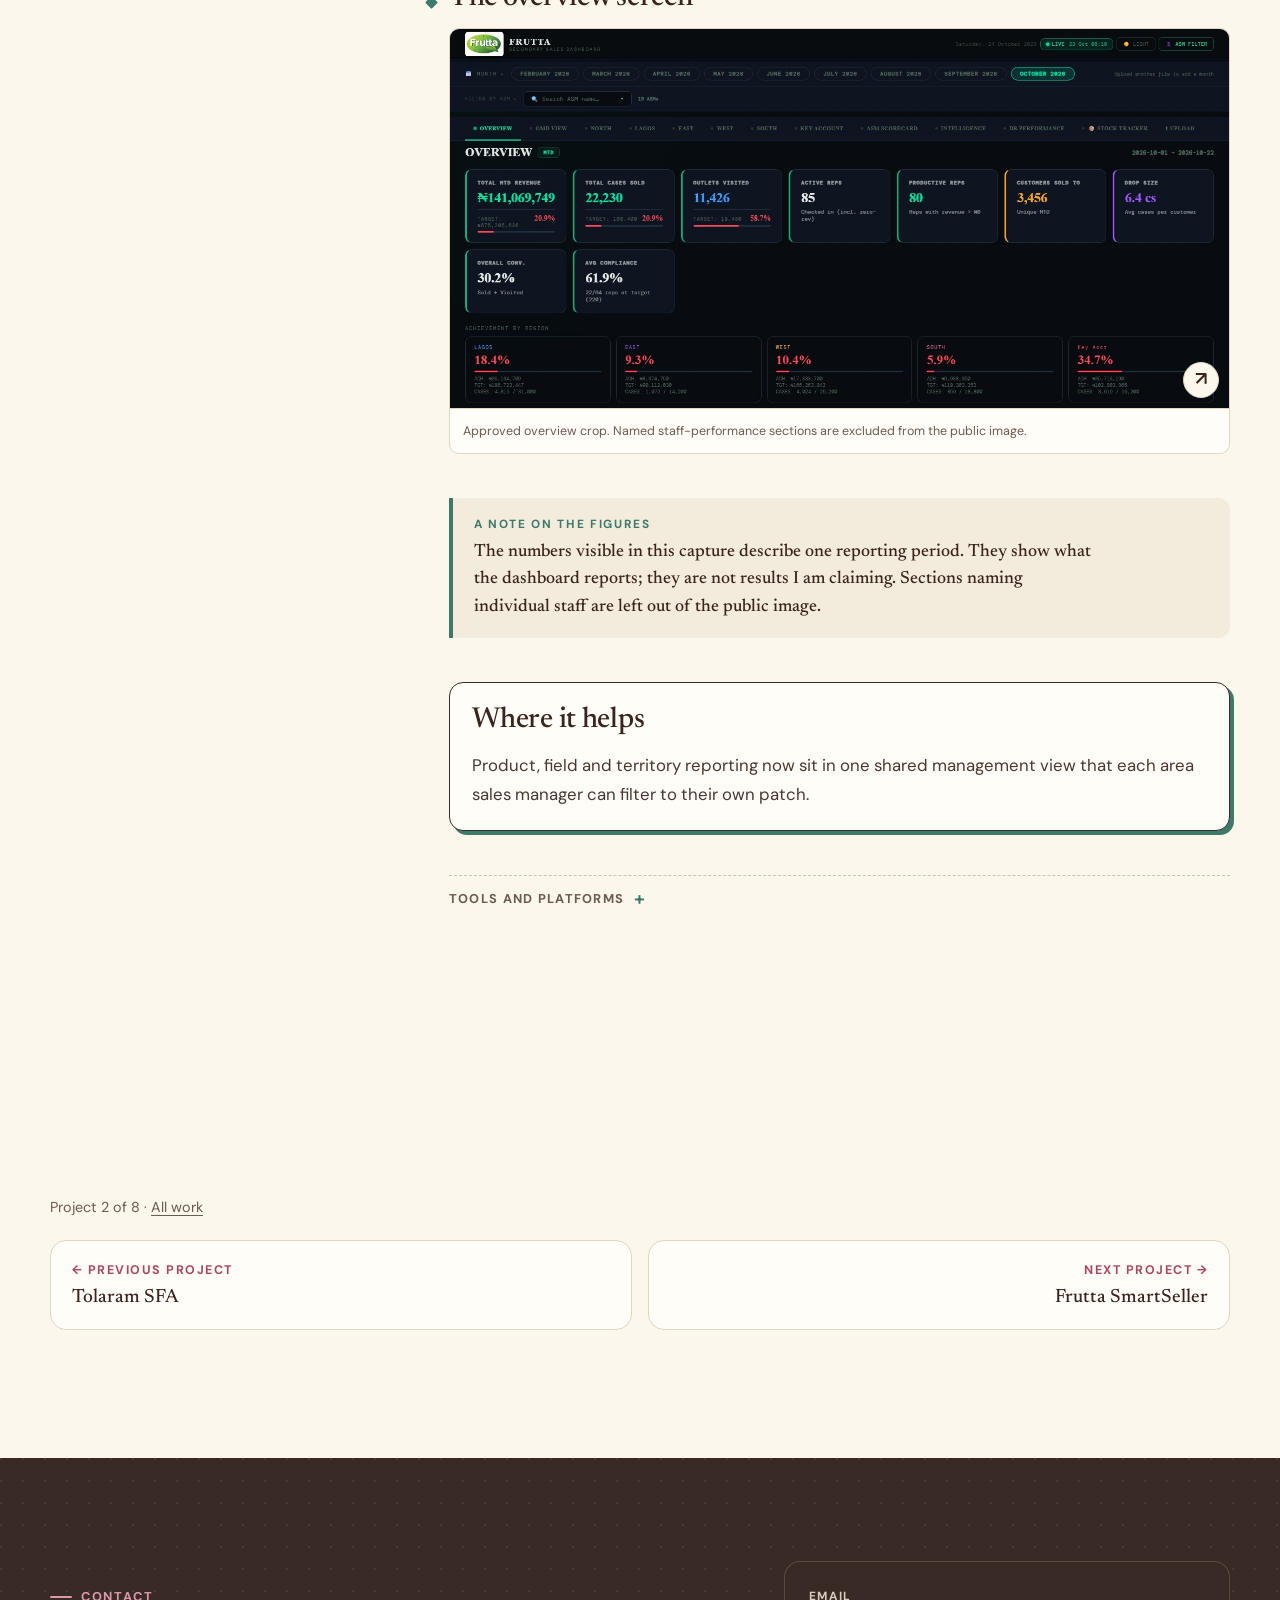
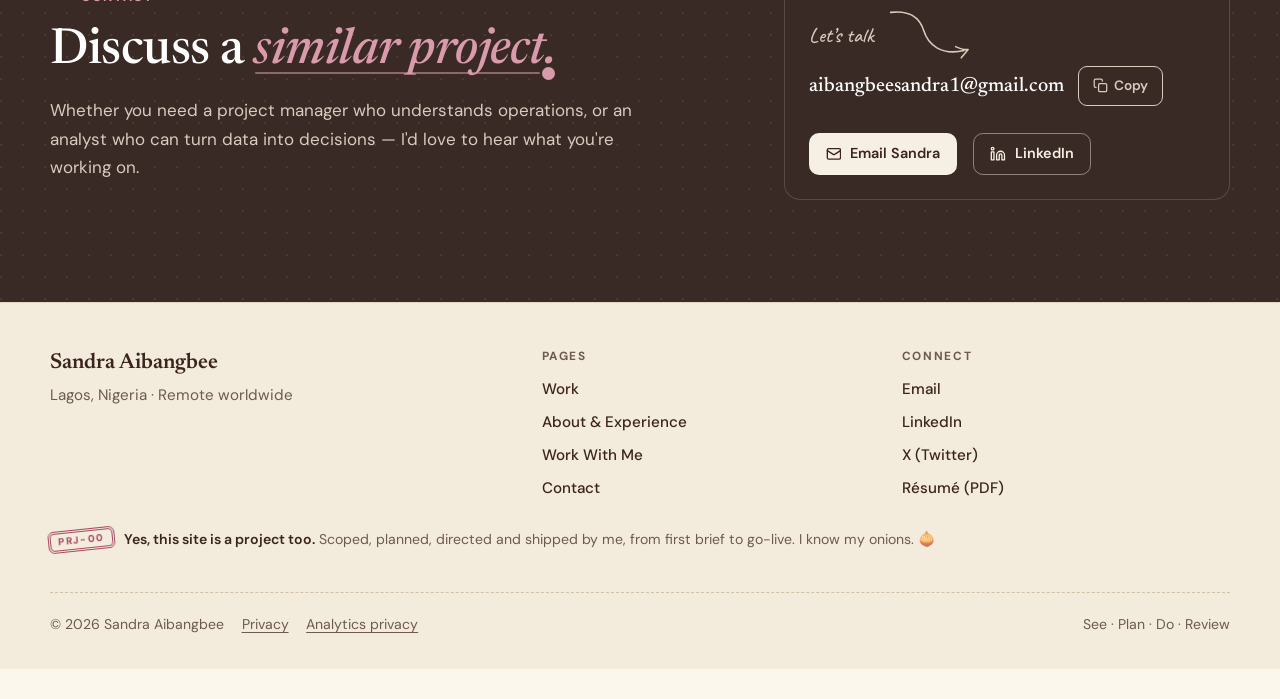
<file: work/frutta-secondary-sales-dashboard/index.html>
<!doctype html>
<html lang="en">
<head>
  <meta charset="utf-8">
  <meta name="viewport" content="width=device-width, initial-scale=1">
  <title>Frutta Sales Dashboard: Reporting Case Study | Sandra Aibangbee</title>
  <meta name="description" content="How Sandra Aibangbee structured Frutta Foods’ sales data and KPIs into a secondary sales dashboard for SKU, rep, territory and ASM-level reporting.">
  <meta name="theme-color" content="#fbf7ec">
  <meta property="og:type" content="article">
  <meta property="og:title" content="Frutta Sales Dashboard: Reporting Case Study | Sandra Aibangbee">
  <meta name="twitter:card" content="summary_large_image">
  <meta name="twitter:creator" content="@i_am_san_dra">
  <meta property="og:description" content="How Sandra Aibangbee structured Frutta Foods’ sales data and KPIs into a secondary sales dashboard for SKU, rep, territory and ASM-level reporting.">
  <meta property="og:url" content="https://sandraaibangbee.com/work/frutta-secondary-sales-dashboard/">
  <meta property="og:site_name" content="Sandra Aibangbee">
  <meta property="og:locale" content="en_GB">
  <meta property="og:image" content="https://sandraaibangbee.com/assets/images/share/frutta-secondary-sales-dashboard.jpg">
  <meta property="og:image:width" content="1200">
  <meta property="og:image:height" content="630">
  <meta property="og:image:alt" content="Frutta Secondary Sales Dashboard case study by Sandra Aibangbee">
  <link rel="canonical" href="https://sandraaibangbee.com/work/frutta-secondary-sales-dashboard/">
  <link rel="image_src" href="/assets/images/share/frutta-secondary-sales-dashboard.jpg">
  <link rel="icon" href="/favicon.svg" type="image/svg+xml">
  <link rel="icon" href="/favicon-48.png" sizes="48x48" type="image/png">
  <link rel="apple-touch-icon" href="/apple-touch-icon.png">
  <link rel="preconnect" href="https://fonts.googleapis.com">
  <link rel="preconnect" href="https://fonts.gstatic.com" crossorigin>
  <link rel="preload" as="style" href="https://fonts.googleapis.com/css2?family=Caveat:wght@500&family=DM+Sans:opsz,wght@9..40,400;9..40,500;9..40,600;9..40,700&family=Newsreader:ital,opsz,wght@0,6..72,400;0,6..72,500;0,6..72,600;1,6..72,400&display=swap" onload="this.onload=null;this.rel='stylesheet'">
  <noscript><link rel="stylesheet" href="https://fonts.googleapis.com/css2?family=Caveat:wght@500&family=DM+Sans:opsz,wght@9..40,400;9..40,500;9..40,600;9..40,700&family=Newsreader:ital,opsz,wght@0,6..72,400;0,6..72,500;0,6..72,600;1,6..72,400&display=swap"></noscript>
  <link rel="stylesheet" href="/css/styles.css?v=1ca69a48e0">
  <script>
    document.documentElement.classList.add('js');
    setTimeout(function () { var r = document.documentElement; if (!r.classList.contains('ready')) r.classList.remove('js'); }, 2500);
    try { sessionStorage.setItem('sa-intro-seen', '1'); } catch (e) {}
  </script>
  <script src="/js/main.js?v=22766606d0" defer></script>
  <script type="application/ld+json">{"@context":"https://schema.org","@graph":[{"@id":"https://sandraaibangbee.com/work/frutta-secondary-sales-dashboard/#webpage","url":"https://sandraaibangbee.com/work/frutta-secondary-sales-dashboard/","name":"Frutta Sales Dashboard: Reporting Case Study | Sandra Aibangbee","description":"How Sandra Aibangbee structured Frutta Foods’ sales data and KPIs into a secondary sales dashboard for SKU, rep, territory and ASM-level reporting.","isPartOf":{"@id":"https://sandraaibangbee.com/#website"},"inLanguage":"en","@type":"WebPage","mainEntity":{"@id":"https://sandraaibangbee.com/work/frutta-secondary-sales-dashboard/#project"}},{"@type":"CreativeWork","@id":"https://sandraaibangbee.com/work/frutta-secondary-sales-dashboard/#project","name":"Frutta Secondary Sales Dashboard","description":"How Sandra Aibangbee structured Frutta Foods’ sales data and KPIs into a secondary sales dashboard for SKU, rep, territory and ASM-level reporting.","url":"https://sandraaibangbee.com/work/frutta-secondary-sales-dashboard/","image":"https://sandraaibangbee.com/assets/images/share/frutta-secondary-sales-dashboard.jpg","creator":{"@id":"https://sandraaibangbee.com/#person"},"keywords":"Sales reporting, Data analytics, KPI design, FMCG commercial operations","inLanguage":"en","headline":"The questions the sales reports could not answer"},{"@type":"BreadcrumbList","itemListElement":[{"@type":"ListItem","position":1,"name":"Home","item":"https://sandraaibangbee.com/"},{"@type":"ListItem","position":2,"name":"Work","item":"https://sandraaibangbee.com/work/"},{"@type":"ListItem","position":3,"name":"Frutta Secondary Sales Dashboard","item":"https://sandraaibangbee.com/work/frutta-secondary-sales-dashboard/"}]}]}</script>
<link rel="stylesheet" href="/css/analytics.css?v=5dab698b31">
<script defer src="/js/analytics.js?v=8cc0d5514f"></script>
</head>

<body>
  <svg xmlns="http://www.w3.org/2000/svg" style="display:none" aria-hidden="true">
    <symbol id="i-arrow-right" viewBox="0 0 24 24"><path d="M5 12h14"/><path d="m12 5 7 7-7 7"/></symbol>
    <symbol id="i-download" viewBox="0 0 24 24"><path d="M21 15v4a2 2 0 0 1-2 2H5a2 2 0 0 1-2-2v-4"/><path d="m7 10 5 5 5-5"/><path d="M12 15V3"/></symbol>
    <symbol id="i-menu" viewBox="0 0 24 24"><path d="M4 7h16"/><path d="M4 12h16"/><path d="M4 17h16"/></symbol>
    <symbol id="i-close" viewBox="0 0 24 24"><path d="M18 6 6 18"/><path d="m6 6 12 12"/></symbol>
    <symbol id="i-mail" viewBox="0 0 24 24"><rect width="20" height="16" x="2" y="4" rx="2"/><path d="m22 7-8.97 5.7a1.94 1.94 0 0 1-2.06 0L2 7"/></symbol>
    <symbol id="i-linkedin" viewBox="0 0 24 24"><path d="M16 8a6 6 0 0 1 6 6v7h-4v-7a2 2 0 0 0-4 0v7h-4v-7a6 6 0 0 1 6-6z"/><rect width="4" height="12" x="2" y="9"/><circle cx="4" cy="4" r="2"/></symbol>
    <symbol id="i-copy" viewBox="0 0 24 24"><rect width="13" height="13" x="9" y="9" rx="2"/><path d="M5 15H4a2 2 0 0 1-2-2V4a2 2 0 0 1 2-2h9a2 2 0 0 1 2 2v1"/></symbol>
    <symbol id="i-check" viewBox="0 0 24 24"><path d="M20 6 9 17l-5-5"/></symbol>
  </svg>

  <a class="skip-link" href="#main">Skip to content</a>

  <header class="site-header">
    <div class="container header-inner">
      <a class="brand" href="/" aria-label="Sandra Aibangbee — home">
        <img class="brand-photo" src="/assets/images/sandra-hero.jpg" alt="" width="36" height="36" decoding="async"><span class="brand-text"><span class="brand-name">Sandra Aibangbee</span></span>
      </a>
      <button class="nav-toggle" type="button" aria-expanded="false" aria-controls="site-nav">
        <svg class="icon icon-open" aria-hidden="true"><use href="#i-menu"/></svg>
        <svg class="icon icon-close" aria-hidden="true"><use href="#i-close"/></svg>
        <span class="visually-hidden">Menu</span>
      </button>
      <nav class="site-nav" id="site-nav" aria-label="Primary">
        <ul class="nav-list">
          <li><a href="/">Home</a></li>
          <li><a href="/work/" aria-current="page">Work</a></li>
          <li><a href="/about/">About</a></li>
          <li><a href="/work-with-me/">Work With Me</a></li>
          <li><a href="/contact/">Contact</a></li>
        </ul>
        <a class="btn btn-primary btn-sm nav-cta" href="/assets/Sandra-Aibangbee-Resume.pdf" download="Sandra-Aibangbee-Resume.pdf">
          <svg class="icon" aria-hidden="true"><use href="#i-download"/></svg> Résumé <span class="visually-hidden">(PDF download)</span>
        </a>
        <a class="nav-email" href="mailto:aibangbeesandra1@gmail.com"><span class="nav-email-full">aibangbeesandra1@gmail.com</span><span class="nav-email-short">Email me</span></a>
      </nav>
    </div>
  </header>

  <main id="main">
    <article class="project-showcase-page story-page" style="--accent:#3d7a6a"><header class="cs-head story-head dotgrid"><div class="container"><nav aria-label="Breadcrumb"><ol class="breadcrumb"><li><a href="/work/">Work</a></li><li aria-current="page">Frutta Secondary Sales Dashboard</li></ol></nav><p class="story-project"><span class="tag">Reporting &amp; analytics</span><span class="story-project-name">Frutta Secondary Sales Dashboard</span></p><h1>The questions the sales reports could not answer</h1><p class="lead">Field reports arrived in different formats, so simple questions took too long to answer. Which products are moving? Which reps are productive? Which regions are behind? I built a reporting view around those questions.</p></div></header><section class="section story-body"><div class="container"><div class="project-reading-grid"><aside class="project-reader-aside"><div class="story-role reveal"><p class="story-role-kicker">My role</p><p class="story-role-summary">Data structure, KPI definitions and the dashboard</p><dl><div><dt>I owned</dt><dd><ul><li>Mapping the data from field reports to management</li><li>Data model and KPI definitions</li><li>The dashboard views and filters</li></ul></dd></div></dl></div><dl class="project-reader-facts"><div><dt>Organisation</dt><dd>Frutta Foods</dd></div><div><dt>Focus</dt><dd>Reporting &amp; analytics</dd></div></dl><nav class="story-nav" aria-label="On this page"><p>On this page</p><ol><li><a href="#the-questions-behind-the-dashboard">The questions behind the dashboard</a></li><li><a href="#the-problem-was-structure-not-collection">The problem was structure, not collection</a></li><li><a href="#what-the-numbers-mean">What the numbers mean</a></li><li><a href="#the-overview-screen">The overview screen</a></li><li><a href="#a-note-on-the-figures">A note on the figures</a></li><li><a href="#where-it-helps">Where it helps</a></li></ol></nav></aside><div class="project-reading-story"><section class="reveal project-reading-section story-questions" id="the-questions-behind-the-dashboard"><h2>The questions behind the dashboard</h2><ol><li><p class="story-q">Which products are selling, and where?</p><p class="story-a">SKU-level reporting</p></li><li><p class="story-q">How is each rep performing?</p><p class="story-a">Rep performance tracking, with top and bottom performers</p></li><li><p class="story-q">Which regions are on track?</p><p class="story-a">Regional achievement and territory comparisons</p></li><li><p class="story-q">What does each area sales manager need?</p><p class="story-a">ASM-level filtering</p></li></ol></section><section class="reveal project-reading-section" id="the-problem-was-structure-not-collection"><h2>The problem was structure, not collection</h2><p>I mapped how sales data travelled from field reports to management decisions. The data was being collected. What it lacked was a consistent structure and an easy way to reach it.</p><p>So I designed a normalised data model and defined the KPIs the business cared about, before building anything visual on top.</p></section><section class="reveal project-reading-section story-artifact" id="what-the-numbers-mean"><h2>What the numbers mean</h2><dl class="story-artifact-sheet"><div><dt>MTD revenue</dt><dd>Month-to-date sales, read against target</dd></div><div><dt>Cases sold</dt><dd>Volume, alongside revenue</dd></div><div><dt>Outlet coverage</dt><dd>Outlets visited, against the plan</dd></div><div><dt>Rep compliance</dt><dd>How consistently reps follow the expected routine</dd></div></dl></section><section class="reveal project-reading-section story-media" id="the-overview-screen"><h2>The overview screen</h2><figure class="project-reader-figure story-figure" data-gallery><a href="/assets/images/frutta-dashboard-overview.jpg" data-gallery-item data-alt="Frutta sales dashboard overview with reporting filters and regional summary" data-caption="Approved overview crop. Named staff-performance sections are excluded from the public image." aria-label="Enlarge image: Frutta sales dashboard overview with reporting filters and regional summary"><img width="1440" height="700" decoding="async" src="/assets/images/frutta-dashboard-overview.jpg" alt="Frutta sales dashboard overview with reporting filters and regional summary" loading="lazy"><span class="reader-image-action" aria-hidden="true">↗</span></a><figcaption>Approved overview crop. Named staff-performance sections are excluded from the public image.</figcaption></figure></section><section class="reveal project-reading-section story-callout" id="a-note-on-the-figures"><h2>A note on the figures</h2><p>The numbers visible in this capture describe one reporting period. They show what the dashboard reports; they are not results I am claiming. Sections naming individual staff are left out of the public image.</p></section><section class="reveal project-reading-section story-takeaway" id="where-it-helps"><h2>Where it helps</h2><p>Product, field and territory reporting now sit in one shared management view that each area sales manager can filter to their own patch.</p></section><section class="reveal project-reading-section story-more" id="tools-and-platforms"><details><summary><h2>Tools and platforms</h2></summary><ul><li>Advanced Excel</li><li>Power BI</li><li>Google Sheets</li><li>Python and HTML</li><li>Data modelling</li><li>GitHub Pages</li></ul></details></section></div></div></div></section></article>

    <nav class="section" aria-label="More projects"><div class="container"><p class="project-position">Project 2 of 8 · <a href="/work/">All work</a></p><div class="pager"><a href="/work/tolaram-sfa/"><span class="dir">← Previous project</span><span class="t">Tolaram SFA</span></a><a class="next" href="/work/frutta-smart-seller/"><span class="dir">Next project →</span><span class="t">Frutta SmartSeller</span></a></div></div></nav>

    <section class="cta-band" aria-labelledby="cta-heading">
      <div class="container cta-inner">
        <div>
          <p class="kicker kicker--light">Contact</p>
          <h2 id="cta-heading">Discuss a <span class="em-link">similar project.</span></h2>
          <p>Whether you need a project manager who understands operations, or an analyst who can turn data into decisions — I'd love to hear what you're working on.</p>
        </div>
        <div class="cta-card">
          <span class="label">Email</span><span class="ink-cue ink-cue--contact reveal" aria-hidden="true"><span>Let’s talk</span><svg viewBox="0 0 132 58" fill="none"><path class="ink-stroke" pathLength="1" d="M5 12 C28 2 46 7 57 24 S90 51 119 35 M106 33 Q118 35 124 32 L118 46"/></svg></span>
          <div class="email-row">
            <a class="email-addr" href="mailto:aibangbeesandra1@gmail.com">aibangbeesandra1@gmail.com</a>
            <button class="copy-btn" type="button" data-copy="aibangbeesandra1@gmail.com" aria-describedby="copy-status-cs">
              <svg class="icon i-copy" aria-hidden="true"><use href="#i-copy"/></svg><svg class="icon i-check" aria-hidden="true"><use href="#i-check"/></svg>
              <span class="label-text">Copy</span><span class="visually-hidden"> email address</span>
            </button>
          </div>
          <p class="copy-status" id="copy-status-cs" role="status" aria-live="polite"></p>
          <div class="btn-row">
            <a class="btn btn-light btn-sm" href="mailto:aibangbeesandra1@gmail.com"><svg class="icon" aria-hidden="true"><use href="#i-mail"/></svg> Email Sandra</a>
            <a class="btn btn-outline-light btn-sm" href="https://www.linkedin.com/in/sandraaibangbee" target="_blank" rel="noopener noreferrer"><svg class="icon" aria-hidden="true"><use href="#i-linkedin"/></svg> LinkedIn <span class="visually-hidden">(opens in a new tab)</span></a>
          </div>
        </div>
      </div>
    </section>
  </main>

  <footer class="site-footer">
    <div class="container">
      <div class="footer-grid">
        <div>
          <p class="footer-brand">Sandra Aibangbee</p>
          <p class="muted">Lagos, Nigeria · Remote worldwide</p>
        </div>
        <div>
          <h2>Pages</h2>
          <ul class="footer-links">
            <li><a href="/work/">Work</a></li>
            <li><a href="/about/">About &amp; Experience</a></li>
            <li><a href="/work-with-me/">Work With Me</a></li>
            <li><a href="/contact/">Contact</a></li>
          </ul>
        </div>
        <div>
          <h2>Connect</h2>
          <ul class="footer-links">
            <li><a href="mailto:aibangbeesandra1@gmail.com">Email</a></li>
            <li><a href="https://www.linkedin.com/in/sandraaibangbee" target="_blank" rel="noopener noreferrer">LinkedIn <span class="visually-hidden">(opens in a new tab)</span></a></li>
            <li><a href="https://x.com/i_am_san_dra" target="_blank" rel="noopener noreferrer">X (Twitter) <span class="visually-hidden">(opens in a new tab)</span></a></li>
            <li><a href="/assets/Sandra-Aibangbee-Resume.pdf" download="Sandra-Aibangbee-Resume.pdf">Résumé (PDF)</a></li>
          </ul>
        </div>
      </div>
      <div class="made-by"><span class="made-by-stamp" aria-hidden="true">PRJ-00</span><p><b>Yes, this site is a project too.</b> Scoped, planned, directed and shipped by me, from first brief to go-live. I know my onions. <span aria-hidden="true">🧅</span></p></div>
      <div class="footer-bottom">
        <span class="footer-legal"><span>© <span id="year">2026</span> Sandra Aibangbee</span><a class="analytics-policy-link" href="/privacy/">Privacy</a></span>
        <span>See · Plan · Do · Review</span>
      </div>
    </div></footer>
<div class="pm-statusbar" aria-label="Site status" role="contentinfo">
  <span class="sb-item sb-branch">◆ main-roadmap</span>
  <span class="sb-item"><i class="sb-dot"></i>RAG: Green</span>
  <span class="sb-item sb-hide-sm">0 blockers</span>
  <span class="sb-item sb-hide-sm">Sprint 12</span>
  <span class="sb-item sb-hide-sm sb-made">Planned &amp; shipped by Sandra ✓</span>
  <span class="sb-spacer"></span>
  <span class="sb-item sb-hide-sm">Lagos · <span data-wat-clock>WAT</span></span>
  <button class="sb-item sb-cmd" type="button" data-cmd-open><kbd>Ctrl</kbd><kbd>K</kbd> Jump to…</button>
</div>
<dialog class="cmd-palette" data-cmd aria-label="Jump to a page">
  <div class="cmd-box">
    <label class="cmd-input"><span aria-hidden="true">›</span><input type="text" placeholder="Type a page or project…" data-cmd-input aria-label="Search pages and projects" autocomplete="off"></label>
    <ul class="cmd-list" data-cmd-list>
      <li><a href="/"><span>Home</span><small>page</small></a></li>
      <li><a href="/work/"><span>All work</span><small>page</small></a></li>
      <li><a href="/about/"><span>About & experience</span><small>page</small></a></li>
      <li><a href="/work-with-me/"><span>Work with me</span><small>page</small></a></li>
      <li><a href="/contact/"><span>Contact</span><small>page</small></a></li>
      <li><a href="/assets/Sandra-Aibangbee-Resume.pdf" download><span>Résumé (PDF)</span><small>file</small></a></li>
      <li><a href="/work/frutta-smart-seller/"><span>Frutta SmartSeller</span><small>project</small></a></li>
      <li><a href="/work/frutta-secondary-sales-dashboard/"><span>Frutta Sales Dashboard</span><small>project</small></a></li>
      <li><a href="/work/girl-power-foundation/"><span>Girl Power Foundation</span><small>project</small></a></li>
      <li><a href="/work/tolaram-sfa/"><span>Tolaram SFA</span><small>project</small></a></li>
      <li><a href="/work/sap-projects-readwrite/"><span>SAP Projects at ReadWrite</span><small>project</small></a></li>
      <li><a href="/work/mplify-sfa/"><span>Mplify SFA</span><small>project</small></a></li>
      <li><a href="/work/helpapp-africa/"><span>HelpApp Africa</span><small>project</small></a></li>
      <li><a href="/work/munch-it-brand-activation/"><span>Munch It Brand Activation</span><small>project</small></a></li>
      <li><a href="mailto:aibangbeesandra1@gmail.com"><span>Email Sandra</span><small>action</small></a></li>
      <li><a href="https://www.linkedin.com/in/sandraaibangbee" target="_blank" rel="noopener noreferrer"><span>LinkedIn</span><small>link</small></a></li>
    </ul>
    <p class="cmd-hint"><kbd>↑</kbd><kbd>↓</kbd> move · <kbd>Enter</kbd> open · <kbd>Esc</kbd> close</p>
  </div>
</dialog>

</body>
</html>
</file>
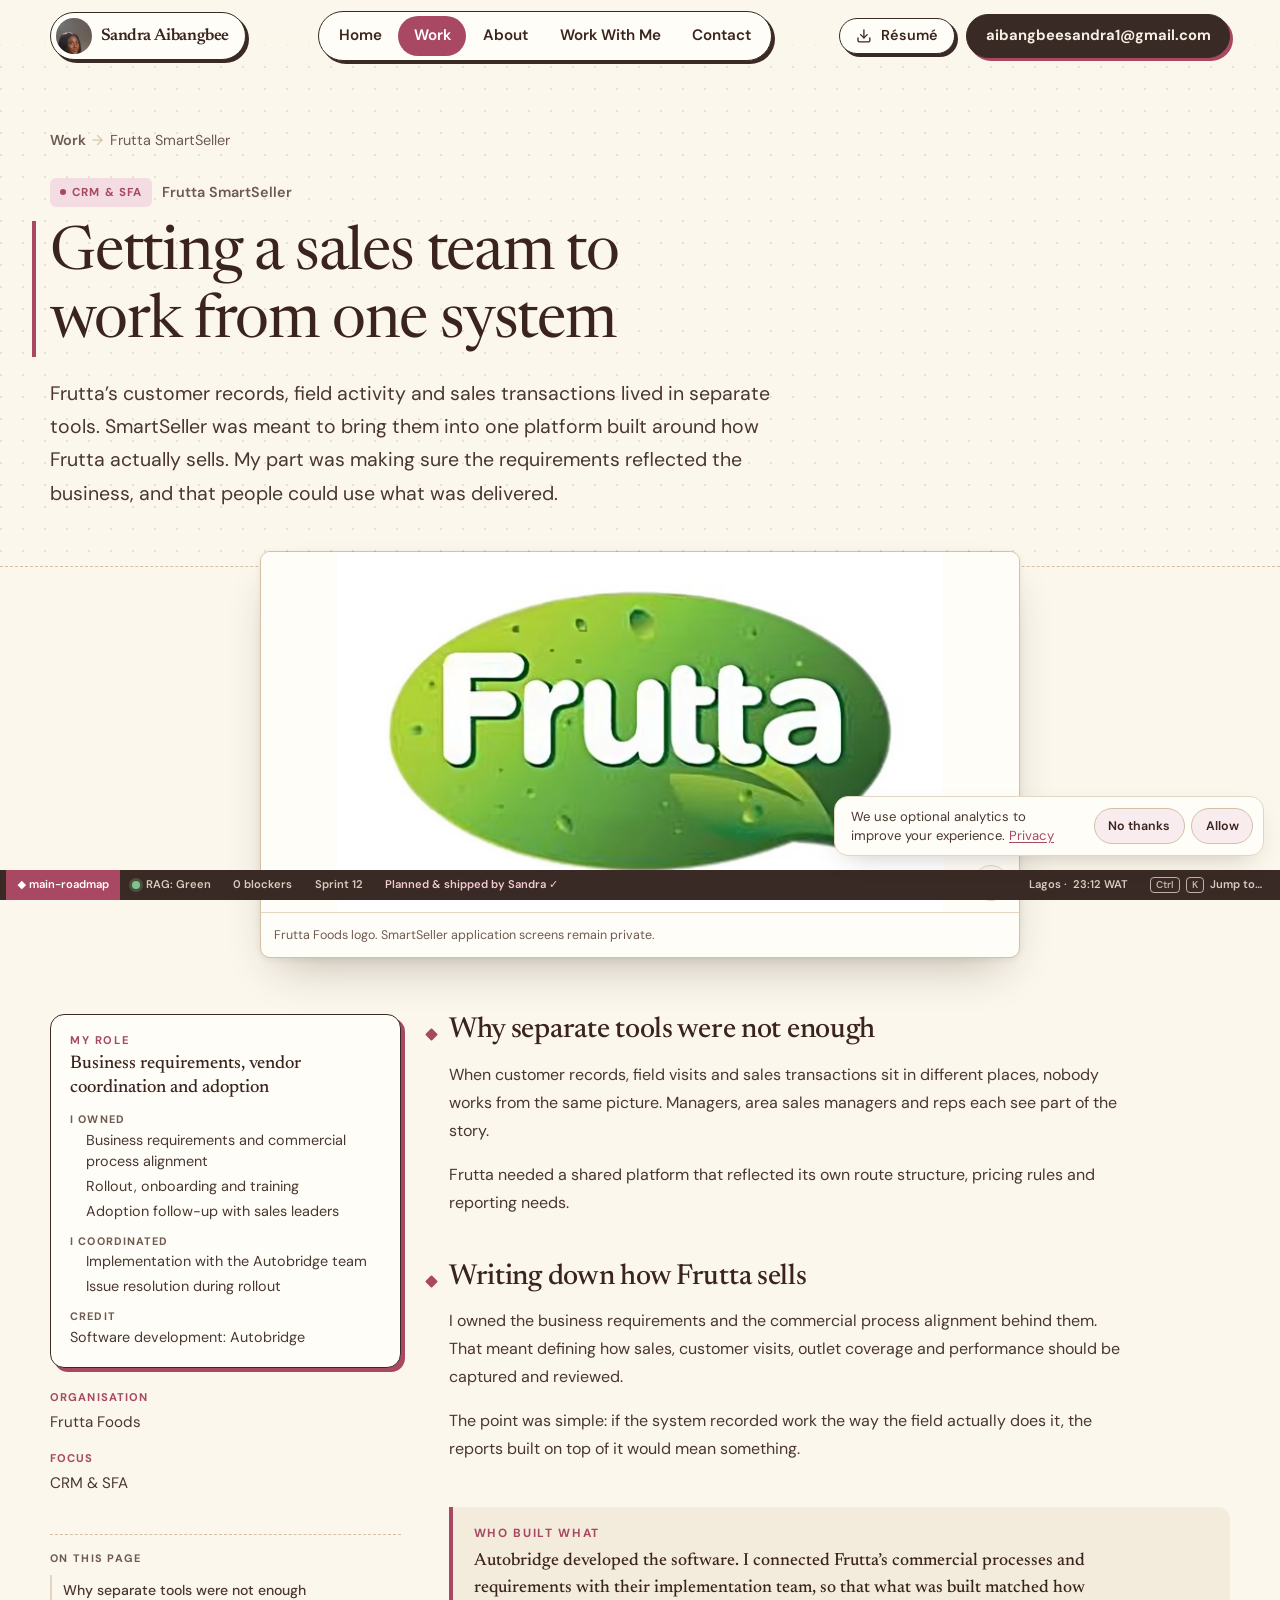
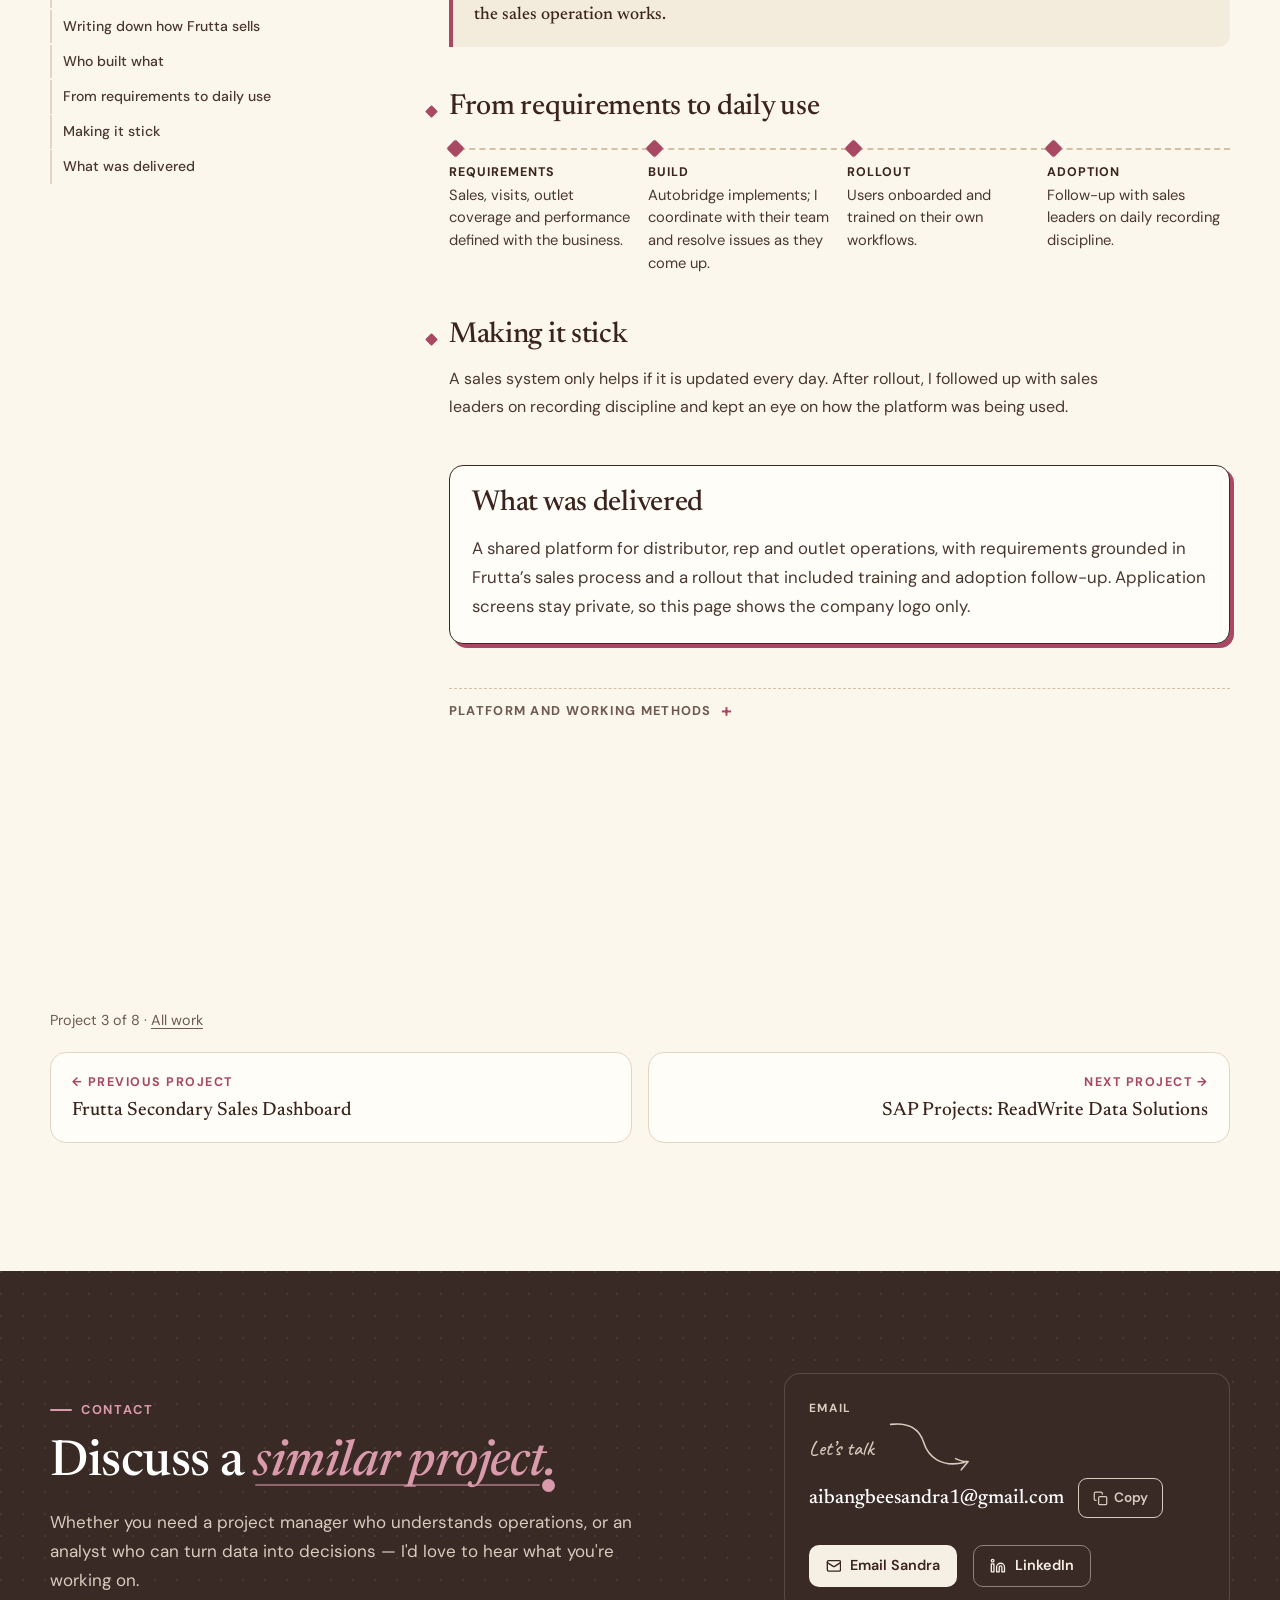
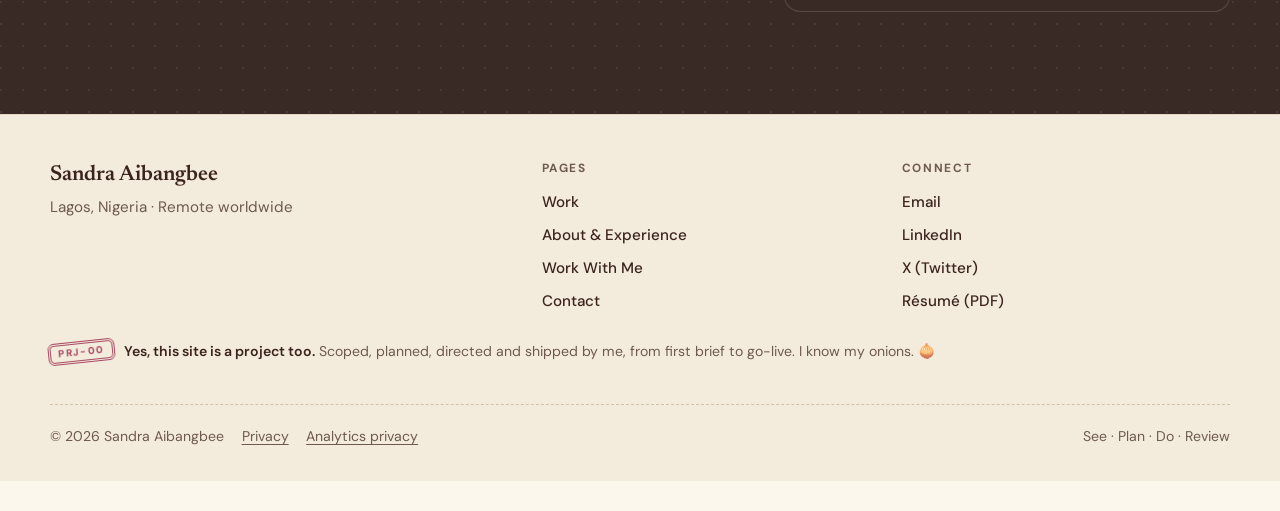
<file: work/frutta-smart-seller/index.html>
<!doctype html>
<html lang="en">
<head>
  <meta charset="utf-8">
  <meta name="viewport" content="width=device-width, initial-scale=1">
  <title>Frutta SmartSeller CRM/SFA Rollout | Sandra Aibangbee</title>
  <meta name="description" content="How Sandra Aibangbee shaped the requirements, coordinated delivery with Autobridge and supported rollout and adoption of Frutta Foods’ SmartSeller CRM/SFA platform.">
  <meta name="theme-color" content="#fbf7ec">
  <meta property="og:type" content="article">
  <meta property="og:title" content="Frutta SmartSeller CRM/SFA Rollout | Sandra Aibangbee">
  <meta name="twitter:card" content="summary_large_image">
  <meta name="twitter:creator" content="@i_am_san_dra">
  <meta property="og:description" content="How Sandra Aibangbee shaped the requirements, coordinated delivery with Autobridge and supported rollout and adoption of Frutta Foods’ SmartSeller CRM/SFA platform.">
  <meta property="og:url" content="https://sandraaibangbee.com/work/frutta-smart-seller/">
  <meta property="og:site_name" content="Sandra Aibangbee">
  <meta property="og:locale" content="en_GB">
  <meta property="og:image" content="https://sandraaibangbee.com/assets/images/share/frutta-smart-seller.jpg">
  <meta property="og:image:width" content="1200">
  <meta property="og:image:height" content="630">
  <meta property="og:image:alt" content="Frutta SmartSeller case study by Sandra Aibangbee">
  <link rel="canonical" href="https://sandraaibangbee.com/work/frutta-smart-seller/">
  <link rel="image_src" href="/assets/images/share/frutta-smart-seller.jpg">
  <link rel="icon" href="/favicon.svg" type="image/svg+xml">
  <link rel="icon" href="/favicon-48.png" sizes="48x48" type="image/png">
  <link rel="apple-touch-icon" href="/apple-touch-icon.png">
  <link rel="preconnect" href="https://fonts.googleapis.com">
  <link rel="preconnect" href="https://fonts.gstatic.com" crossorigin>
  <link rel="preload" as="style" href="https://fonts.googleapis.com/css2?family=Caveat:wght@500&family=DM+Sans:opsz,wght@9..40,400;9..40,500;9..40,600;9..40,700&family=Newsreader:ital,opsz,wght@0,6..72,400;0,6..72,500;0,6..72,600;1,6..72,400&display=swap" onload="this.onload=null;this.rel='stylesheet'">
  <noscript><link rel="stylesheet" href="https://fonts.googleapis.com/css2?family=Caveat:wght@500&family=DM+Sans:opsz,wght@9..40,400;9..40,500;9..40,600;9..40,700&family=Newsreader:ital,opsz,wght@0,6..72,400;0,6..72,500;0,6..72,600;1,6..72,400&display=swap"></noscript>
  <link rel="stylesheet" href="/css/styles.css?v=1ca69a48e0">
  <script>
    document.documentElement.classList.add('js');
    setTimeout(function () { var r = document.documentElement; if (!r.classList.contains('ready')) r.classList.remove('js'); }, 2500);
    try { sessionStorage.setItem('sa-intro-seen', '1'); } catch (e) {}
  </script>
  <script src="/js/main.js?v=22766606d0" defer></script>
  <script type="application/ld+json">{"@context":"https://schema.org","@graph":[{"@id":"https://sandraaibangbee.com/work/frutta-smart-seller/#webpage","url":"https://sandraaibangbee.com/work/frutta-smart-seller/","name":"Frutta SmartSeller CRM/SFA Rollout | Sandra Aibangbee","description":"How Sandra Aibangbee shaped the requirements, coordinated delivery with Autobridge and supported rollout and adoption of Frutta Foods’ SmartSeller CRM/SFA platform.","isPartOf":{"@id":"https://sandraaibangbee.com/#website"},"inLanguage":"en","@type":"WebPage","mainEntity":{"@id":"https://sandraaibangbee.com/work/frutta-smart-seller/#project"}},{"@type":"CreativeWork","@id":"https://sandraaibangbee.com/work/frutta-smart-seller/#project","name":"Frutta SmartSeller","description":"How Sandra Aibangbee shaped the requirements, coordinated delivery with Autobridge and supported rollout and adoption of Frutta Foods’ SmartSeller CRM/SFA platform.","url":"https://sandraaibangbee.com/work/frutta-smart-seller/","image":"https://sandraaibangbee.com/assets/images/share/frutta-smart-seller.jpg","creator":{"@id":"https://sandraaibangbee.com/#person"},"keywords":"CRM implementation, Sales force automation, Business analysis, Change management","inLanguage":"en","headline":"Getting a sales team to work from one system"},{"@type":"BreadcrumbList","itemListElement":[{"@type":"ListItem","position":1,"name":"Home","item":"https://sandraaibangbee.com/"},{"@type":"ListItem","position":2,"name":"Work","item":"https://sandraaibangbee.com/work/"},{"@type":"ListItem","position":3,"name":"Frutta SmartSeller","item":"https://sandraaibangbee.com/work/frutta-smart-seller/"}]}]}</script>
<link rel="stylesheet" href="/css/analytics.css?v=5dab698b31">
<script defer src="/js/analytics.js?v=8cc0d5514f"></script>
</head>

<body>
  <svg xmlns="http://www.w3.org/2000/svg" style="display:none" aria-hidden="true">
    <symbol id="i-arrow-right" viewBox="0 0 24 24"><path d="M5 12h14"/><path d="m12 5 7 7-7 7"/></symbol>
    <symbol id="i-arrow-left" viewBox="0 0 24 24"><path d="M19 12H5"/><path d="m12 19-7-7 7-7"/></symbol>
    <symbol id="i-download" viewBox="0 0 24 24"><path d="M21 15v4a2 2 0 0 1-2 2H5a2 2 0 0 1-2-2v-4"/><path d="m7 10 5 5 5-5"/><path d="M12 15V3"/></symbol>
    <symbol id="i-menu" viewBox="0 0 24 24"><path d="M4 7h16"/><path d="M4 12h16"/><path d="M4 17h16"/></symbol>
    <symbol id="i-close" viewBox="0 0 24 24"><path d="M18 6 6 18"/><path d="m6 6 12 12"/></symbol>
    <symbol id="i-mail" viewBox="0 0 24 24"><rect width="20" height="16" x="2" y="4" rx="2"/><path d="m22 7-8.97 5.7a1.94 1.94 0 0 1-2.06 0L2 7"/></symbol>
    <symbol id="i-linkedin" viewBox="0 0 24 24"><path d="M16 8a6 6 0 0 1 6 6v7h-4v-7a2 2 0 0 0-4 0v7h-4v-7a6 6 0 0 1 6-6z"/><rect width="4" height="12" x="2" y="9"/><circle cx="4" cy="4" r="2"/></symbol>
    <symbol id="i-copy" viewBox="0 0 24 24"><rect width="13" height="13" x="9" y="9" rx="2"/><path d="M5 15H4a2 2 0 0 1-2-2V4a2 2 0 0 1 2-2h9a2 2 0 0 1 2 2v1"/></symbol>
    <symbol id="i-check" viewBox="0 0 24 24"><path d="M20 6 9 17l-5-5"/></symbol>
    <symbol id="i-zoom" viewBox="0 0 24 24"><circle cx="11" cy="11" r="7"/><path d="m21 21-4.3-4.3"/><path d="M11 8v6"/><path d="M8 11h6"/></symbol>
  </svg>

  <a class="skip-link" href="#main">Skip to content</a>

  <header class="site-header">
    <div class="container header-inner">
      <a class="brand" href="/" aria-label="Sandra Aibangbee — home">
        <img class="brand-photo" src="/assets/images/sandra-hero.jpg" alt="" width="36" height="36" decoding="async"><span class="brand-text"><span class="brand-name">Sandra Aibangbee</span></span>
      </a>
      <button class="nav-toggle" type="button" aria-expanded="false" aria-controls="site-nav">
        <svg class="icon icon-open" aria-hidden="true"><use href="#i-menu"/></svg>
        <svg class="icon icon-close" aria-hidden="true"><use href="#i-close"/></svg>
        <span class="visually-hidden">Menu</span>
      </button>
      <nav class="site-nav" id="site-nav" aria-label="Primary">
        <ul class="nav-list">
          <li><a href="/">Home</a></li>
          <li><a href="/work/" aria-current="page">Work</a></li>
          <li><a href="/about/">About</a></li>
          <li><a href="/work-with-me/">Work With Me</a></li>
          <li><a href="/contact/">Contact</a></li>
        </ul>
        <a class="btn btn-primary btn-sm nav-cta" href="/assets/Sandra-Aibangbee-Resume.pdf" download="Sandra-Aibangbee-Resume.pdf">
          <svg class="icon" aria-hidden="true"><use href="#i-download"/></svg> Résumé <span class="visually-hidden">(PDF download)</span>
        </a>
        <a class="nav-email" href="mailto:aibangbeesandra1@gmail.com"><span class="nav-email-full">aibangbeesandra1@gmail.com</span><span class="nav-email-short">Email me</span></a>
      </nav>
    </div>
  </header>

  <main id="main">
    <article class="project-showcase-page story-page" style="--accent:#a84862"><header class="cs-head story-head dotgrid"><div class="container"><nav aria-label="Breadcrumb"><ol class="breadcrumb"><li><a href="/work/">Work</a></li><li aria-current="page">Frutta SmartSeller</li></ol></nav><p class="story-project"><span class="tag">CRM &amp; SFA</span><span class="story-project-name">Frutta SmartSeller</span></p><h1>Getting a sales team to work from one system</h1><p class="lead">Frutta’s customer records, field activity and sales transactions lived in separate tools. SmartSeller was meant to bring them into one platform built around how Frutta actually sells. My part was making sure the requirements reflected the business, and that people could use what was delivered.</p></div></header><div class="story-opening container"><figure class="project-reader-figure story-figure" data-gallery><a href="/assets/images/frutta-logo.jpg" data-gallery-item data-alt="Frutta Foods logo" data-caption="Frutta Foods logo. SmartSeller application screens remain private." aria-label="Enlarge image: Frutta Foods logo"><img width="600" height="357" decoding="async" src="/assets/images/frutta-logo.jpg" alt="Frutta Foods logo" loading="lazy"><span class="reader-image-action" aria-hidden="true">↗</span></a><figcaption>Frutta Foods logo. SmartSeller application screens remain private.</figcaption></figure></div><section class="section story-body"><div class="container"><div class="project-reading-grid"><aside class="project-reader-aside"><div class="story-role reveal"><p class="story-role-kicker">My role</p><p class="story-role-summary">Business requirements, vendor coordination and adoption</p><dl><div><dt>I owned</dt><dd><ul><li>Business requirements and commercial process alignment</li><li>Rollout, onboarding and training</li><li>Adoption follow-up with sales leaders</li></ul></dd></div><div><dt>I coordinated</dt><dd><ul><li>Implementation with the Autobridge team</li><li>Issue resolution during rollout</li></ul></dd></div><div><dt>Credit</dt><dd>Software development: Autobridge</dd></div></dl></div><dl class="project-reader-facts"><div><dt>Organisation</dt><dd>Frutta Foods</dd></div><div><dt>Focus</dt><dd>CRM &amp; SFA</dd></div></dl><nav class="story-nav" aria-label="On this page"><p>On this page</p><ol><li><a href="#why-separate-tools-were-not-enough">Why separate tools were not enough</a></li><li><a href="#writing-down-how-frutta-sells">Writing down how Frutta sells</a></li><li><a href="#who-built-what">Who built what</a></li><li><a href="#from-requirements-to-daily-use">From requirements to daily use</a></li><li><a href="#making-it-stick">Making it stick</a></li><li><a href="#what-was-delivered">What was delivered</a></li></ol></nav></aside><div class="project-reading-story"><section class="reveal project-reading-section" id="why-separate-tools-were-not-enough"><h2>Why separate tools were not enough</h2><p>When customer records, field visits and sales transactions sit in different places, nobody works from the same picture. Managers, area sales managers and reps each see part of the story.</p><p>Frutta needed a shared platform that reflected its own route structure, pricing rules and reporting needs.</p></section><section class="reveal project-reading-section" id="writing-down-how-frutta-sells"><h2>Writing down how Frutta sells</h2><p>I owned the business requirements and the commercial process alignment behind them. That meant defining how sales, customer visits, outlet coverage and performance should be captured and reviewed.</p><p>The point was simple: if the system recorded work the way the field actually does it, the reports built on top of it would mean something.</p></section><section class="reveal project-reading-section story-callout" id="who-built-what"><h2>Who built what</h2><p>Autobridge developed the software. I connected Frutta’s commercial processes and requirements with their implementation team, so that what was built matched how the sales operation works.</p></section><section class="reveal project-reading-section story-timeline" id="from-requirements-to-daily-use"><h2>From requirements to daily use</h2><ol><li><b>Requirements</b><p>Sales, visits, outlet coverage and performance defined with the business.</p></li><li><b>Build</b><p>Autobridge implements; I coordinate with their team and resolve issues as they come up.</p></li><li><b>Rollout</b><p>Users onboarded and trained on their own workflows.</p></li><li><b>Adoption</b><p>Follow-up with sales leaders on daily recording discipline.</p></li></ol></section><section class="reveal project-reading-section" id="making-it-stick"><h2>Making it stick</h2><p>A sales system only helps if it is updated every day. After rollout, I followed up with sales leaders on recording discipline and kept an eye on how the platform was being used.</p></section><section class="reveal project-reading-section story-takeaway" id="what-was-delivered"><h2>What was delivered</h2><p>A shared platform for distributor, rep and outlet operations, with requirements grounded in Frutta’s sales process and a rollout that included training and adoption follow-up. Application screens stay private, so this page shows the company logo only.</p></section><section class="reveal project-reading-section story-more" id="platform-and-working-methods"><details><summary><h2>Platform and working methods</h2></summary><ul><li>SmartSeller CRM/SFA</li><li>Business requirements and commercial process alignment</li><li>Stakeholder coordination, training and adoption follow-up</li></ul></details></section></div></div></div></section></article>

    <nav class="section" aria-label="More projects"><div class="container"><p class="project-position">Project 3 of 8 · <a href="/work/">All work</a></p><div class="pager"><a href="/work/frutta-secondary-sales-dashboard/"><span class="dir">← Previous project</span><span class="t">Frutta Secondary Sales Dashboard</span></a><a class="next" href="/work/sap-projects-readwrite/"><span class="dir">Next project →</span><span class="t">SAP Projects: ReadWrite Data Solutions</span></a></div></div></nav>

    <section class="cta-band" aria-labelledby="cta-heading">
      <div class="container cta-inner">
        <div>
          <p class="kicker kicker--light">Contact</p>
          <h2 id="cta-heading">Discuss a <span class="em-link">similar project.</span></h2>
          <p>Whether you need a project manager who understands operations, or an analyst who can turn data into decisions — I'd love to hear what you're working on.</p>
        </div>
        <div class="cta-card">
          <span class="label">Email</span><span class="ink-cue ink-cue--contact reveal" aria-hidden="true"><span>Let’s talk</span><svg viewBox="0 0 132 58" fill="none"><path class="ink-stroke" pathLength="1" d="M5 12 C28 2 46 7 57 24 S90 51 119 35 M106 33 Q118 35 124 32 L118 46"/></svg></span>
          <div class="email-row">
            <a class="email-addr" href="mailto:aibangbeesandra1@gmail.com">aibangbeesandra1@gmail.com</a>
            <button class="copy-btn" type="button" data-copy="aibangbeesandra1@gmail.com" aria-describedby="copy-status-cs">
              <svg class="icon i-copy" aria-hidden="true"><use href="#i-copy"/></svg><svg class="icon i-check" aria-hidden="true"><use href="#i-check"/></svg>
              <span class="label-text">Copy</span><span class="visually-hidden"> email address</span>
            </button>
          </div>
          <p class="copy-status" id="copy-status-cs" role="status" aria-live="polite"></p>
          <div class="btn-row">
            <a class="btn btn-light btn-sm" href="mailto:aibangbeesandra1@gmail.com"><svg class="icon" aria-hidden="true"><use href="#i-mail"/></svg> Email Sandra</a>
            <a class="btn btn-outline-light btn-sm" href="https://www.linkedin.com/in/sandraaibangbee" target="_blank" rel="noopener noreferrer"><svg class="icon" aria-hidden="true"><use href="#i-linkedin"/></svg> LinkedIn <span class="visually-hidden">(opens in a new tab)</span></a>
          </div>
        </div>
      </div>
    </section>
  </main>

  <footer class="site-footer">
    <div class="container">
      <div class="footer-grid">
        <div>
          <p class="footer-brand">Sandra Aibangbee</p>
          <p class="muted">Lagos, Nigeria · Remote worldwide</p>
        </div>
        <div>
          <h2>Pages</h2>
          <ul class="footer-links">
            <li><a href="/work/">Work</a></li>
            <li><a href="/about/">About &amp; Experience</a></li>
            <li><a href="/work-with-me/">Work With Me</a></li>
            <li><a href="/contact/">Contact</a></li>
          </ul>
        </div>
        <div>
          <h2>Connect</h2>
          <ul class="footer-links">
            <li><a href="mailto:aibangbeesandra1@gmail.com">Email</a></li>
            <li><a href="https://www.linkedin.com/in/sandraaibangbee" target="_blank" rel="noopener noreferrer">LinkedIn <span class="visually-hidden">(opens in a new tab)</span></a></li>
            <li><a href="https://x.com/i_am_san_dra" target="_blank" rel="noopener noreferrer">X (Twitter) <span class="visually-hidden">(opens in a new tab)</span></a></li>
            <li><a href="/assets/Sandra-Aibangbee-Resume.pdf" download="Sandra-Aibangbee-Resume.pdf">Résumé (PDF)</a></li>
          </ul>
        </div>
      </div>
      <div class="made-by"><span class="made-by-stamp" aria-hidden="true">PRJ-00</span><p><b>Yes, this site is a project too.</b> Scoped, planned, directed and shipped by me, from first brief to go-live. I know my onions. <span aria-hidden="true">🧅</span></p></div>
      <div class="footer-bottom">
        <span class="footer-legal"><span>© <span id="year">2026</span> Sandra Aibangbee</span><a class="analytics-policy-link" href="/privacy/">Privacy</a></span>
        <span>See · Plan · Do · Review</span>
      </div>
    </div></footer>
<div class="pm-statusbar" aria-label="Site status" role="contentinfo">
  <span class="sb-item sb-branch">◆ main-roadmap</span>
  <span class="sb-item"><i class="sb-dot"></i>RAG: Green</span>
  <span class="sb-item sb-hide-sm">0 blockers</span>
  <span class="sb-item sb-hide-sm">Sprint 12</span>
  <span class="sb-item sb-hide-sm sb-made">Planned &amp; shipped by Sandra ✓</span>
  <span class="sb-spacer"></span>
  <span class="sb-item sb-hide-sm">Lagos · <span data-wat-clock>WAT</span></span>
  <button class="sb-item sb-cmd" type="button" data-cmd-open><kbd>Ctrl</kbd><kbd>K</kbd> Jump to…</button>
</div>
<dialog class="cmd-palette" data-cmd aria-label="Jump to a page">
  <div class="cmd-box">
    <label class="cmd-input"><span aria-hidden="true">›</span><input type="text" placeholder="Type a page or project…" data-cmd-input aria-label="Search pages and projects" autocomplete="off"></label>
    <ul class="cmd-list" data-cmd-list>
      <li><a href="/"><span>Home</span><small>page</small></a></li>
      <li><a href="/work/"><span>All work</span><small>page</small></a></li>
      <li><a href="/about/"><span>About & experience</span><small>page</small></a></li>
      <li><a href="/work-with-me/"><span>Work with me</span><small>page</small></a></li>
      <li><a href="/contact/"><span>Contact</span><small>page</small></a></li>
      <li><a href="/assets/Sandra-Aibangbee-Resume.pdf" download><span>Résumé (PDF)</span><small>file</small></a></li>
      <li><a href="/work/frutta-smart-seller/"><span>Frutta SmartSeller</span><small>project</small></a></li>
      <li><a href="/work/frutta-secondary-sales-dashboard/"><span>Frutta Sales Dashboard</span><small>project</small></a></li>
      <li><a href="/work/girl-power-foundation/"><span>Girl Power Foundation</span><small>project</small></a></li>
      <li><a href="/work/tolaram-sfa/"><span>Tolaram SFA</span><small>project</small></a></li>
      <li><a href="/work/sap-projects-readwrite/"><span>SAP Projects at ReadWrite</span><small>project</small></a></li>
      <li><a href="/work/mplify-sfa/"><span>Mplify SFA</span><small>project</small></a></li>
      <li><a href="/work/helpapp-africa/"><span>HelpApp Africa</span><small>project</small></a></li>
      <li><a href="/work/munch-it-brand-activation/"><span>Munch It Brand Activation</span><small>project</small></a></li>
      <li><a href="mailto:aibangbeesandra1@gmail.com"><span>Email Sandra</span><small>action</small></a></li>
      <li><a href="https://www.linkedin.com/in/sandraaibangbee" target="_blank" rel="noopener noreferrer"><span>LinkedIn</span><small>link</small></a></li>
    </ul>
    <p class="cmd-hint"><kbd>↑</kbd><kbd>↓</kbd> move · <kbd>Enter</kbd> open · <kbd>Esc</kbd> close</p>
  </div>
</dialog>

</body>
</html>
</file>
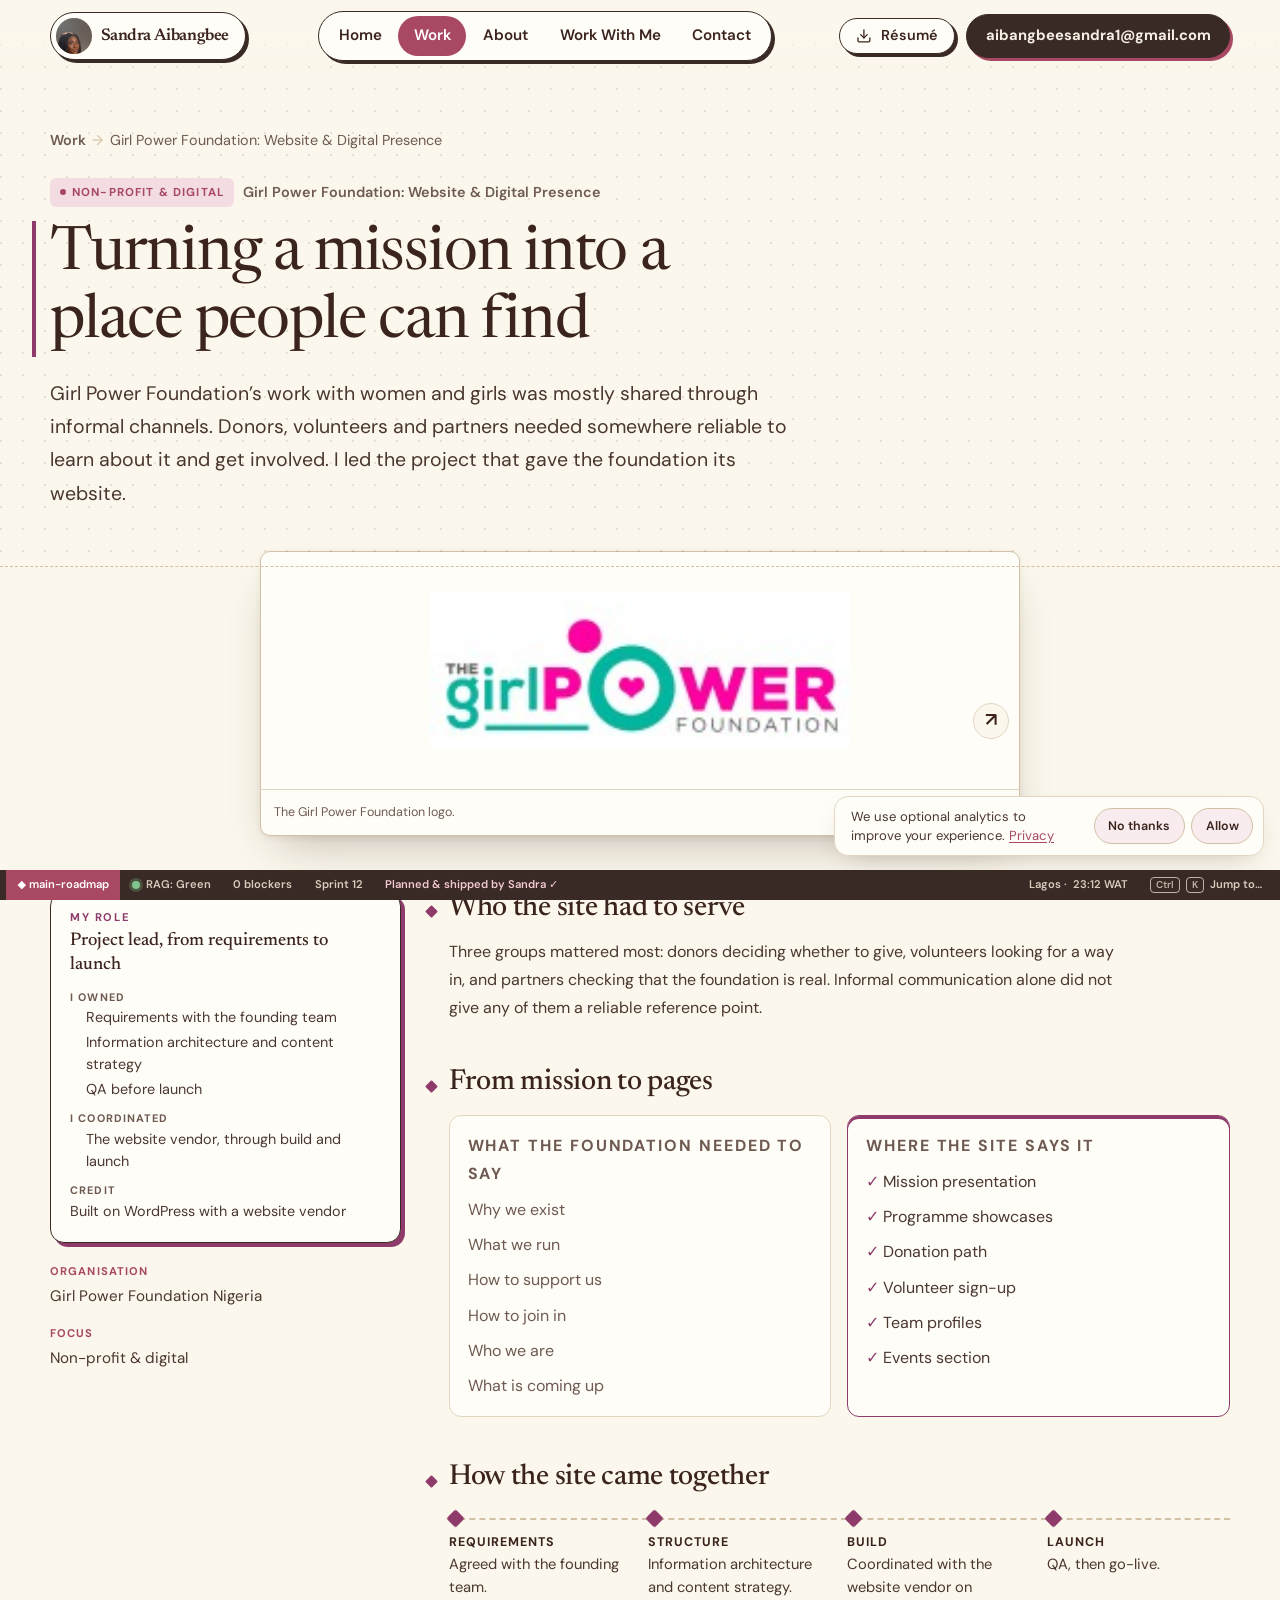
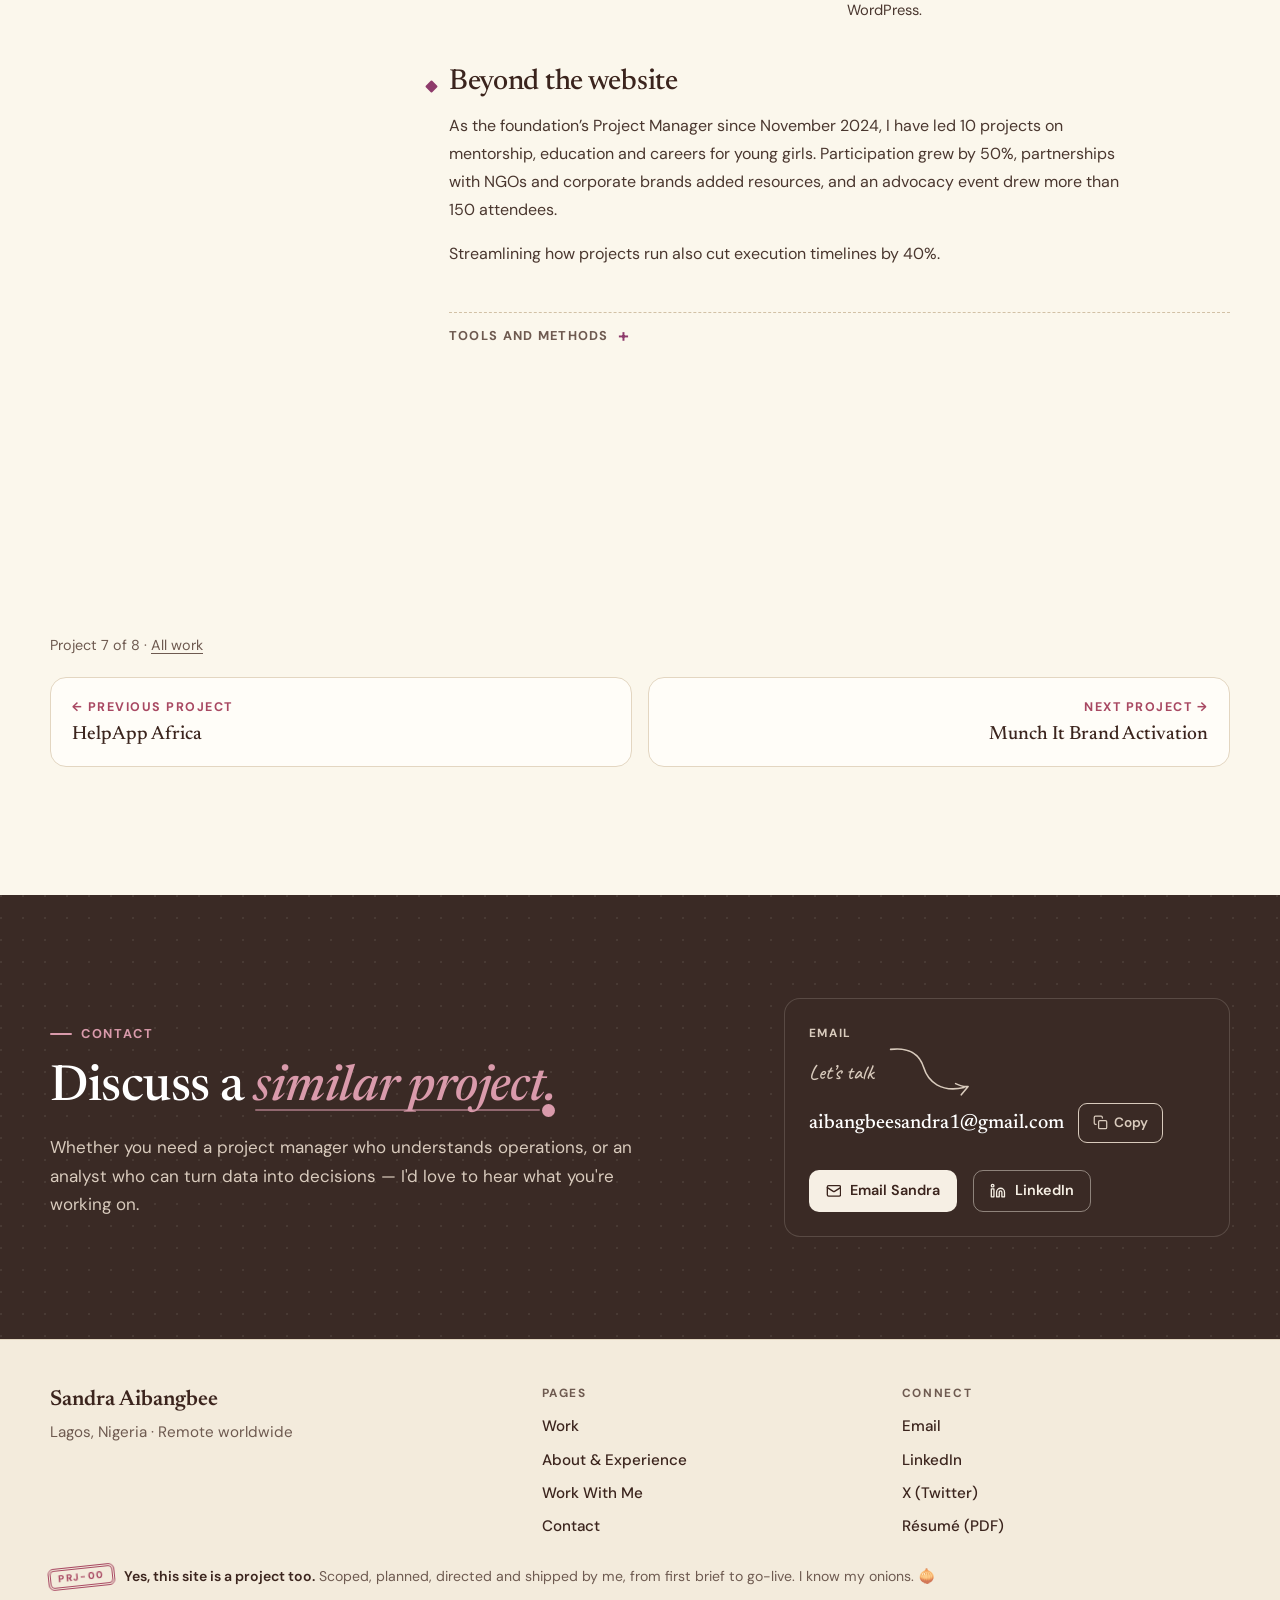
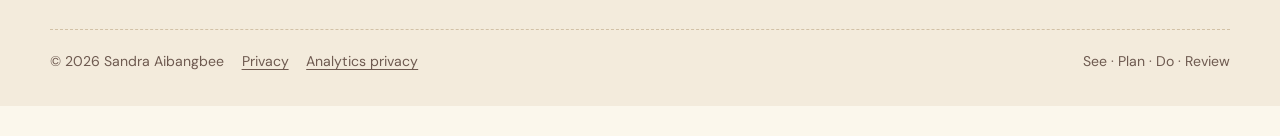
<file: work/girl-power-foundation/index.html>
<!doctype html>
<html lang="en">
<head>
  <meta charset="utf-8">
  <meta name="viewport" content="width=device-width, initial-scale=1">
  <title>Girl Power Foundation Website Project | Sandra Aibangbee</title>
  <meta name="description" content="How Sandra Aibangbee led Girl Power Foundation’s website project, from requirements with the founders to content, vendor coordination, QA and launch.">
  <meta name="theme-color" content="#fbf7ec">
  <meta property="og:type" content="article">
  <meta property="og:title" content="Girl Power Foundation Website Project | Sandra Aibangbee">
  <meta name="twitter:card" content="summary_large_image">
  <meta name="twitter:creator" content="@i_am_san_dra">
  <meta property="og:description" content="How Sandra Aibangbee led Girl Power Foundation’s website project, from requirements with the founders to content, vendor coordination, QA and launch.">
  <meta property="og:url" content="https://sandraaibangbee.com/work/girl-power-foundation/">
  <meta property="og:site_name" content="Sandra Aibangbee">
  <meta property="og:locale" content="en_GB">
  <meta property="og:image" content="https://sandraaibangbee.com/assets/images/share/girl-power-foundation.jpg">
  <meta property="og:image:width" content="1200">
  <meta property="og:image:height" content="630">
  <meta property="og:image:alt" content="Girl Power Foundation case study by Sandra Aibangbee">
  <link rel="canonical" href="https://sandraaibangbee.com/work/girl-power-foundation/">
  <link rel="image_src" href="/assets/images/share/girl-power-foundation.jpg">
  <link rel="icon" href="/favicon.svg" type="image/svg+xml">
  <link rel="icon" href="/favicon-48.png" sizes="48x48" type="image/png">
  <link rel="apple-touch-icon" href="/apple-touch-icon.png">
  <link rel="preconnect" href="https://fonts.googleapis.com">
  <link rel="preconnect" href="https://fonts.gstatic.com" crossorigin>
  <link rel="preload" as="style" href="https://fonts.googleapis.com/css2?family=Caveat:wght@500&family=DM+Sans:opsz,wght@9..40,400;9..40,500;9..40,600;9..40,700&family=Newsreader:ital,opsz,wght@0,6..72,400;0,6..72,500;0,6..72,600;1,6..72,400&display=swap" onload="this.onload=null;this.rel='stylesheet'">
  <noscript><link rel="stylesheet" href="https://fonts.googleapis.com/css2?family=Caveat:wght@500&family=DM+Sans:opsz,wght@9..40,400;9..40,500;9..40,600;9..40,700&family=Newsreader:ital,opsz,wght@0,6..72,400;0,6..72,500;0,6..72,600;1,6..72,400&display=swap"></noscript>
  <link rel="stylesheet" href="/css/styles.css?v=1ca69a48e0">
  <script>
    document.documentElement.classList.add('js');
    setTimeout(function () { var r = document.documentElement; if (!r.classList.contains('ready')) r.classList.remove('js'); }, 2500);
    try { sessionStorage.setItem('sa-intro-seen', '1'); } catch (e) {}
  </script>
  <script src="/js/main.js?v=22766606d0" defer></script>
  <script type="application/ld+json">{"@context":"https://schema.org","@graph":[{"@id":"https://sandraaibangbee.com/work/girl-power-foundation/#webpage","url":"https://sandraaibangbee.com/work/girl-power-foundation/","name":"Girl Power Foundation Website Project | Sandra Aibangbee","description":"How Sandra Aibangbee led Girl Power Foundation’s website project, from requirements with the founders to content, vendor coordination, QA and launch.","isPartOf":{"@id":"https://sandraaibangbee.com/#website"},"inLanguage":"en","@type":"WebPage","mainEntity":{"@id":"https://sandraaibangbee.com/work/girl-power-foundation/#project"}},{"@type":"CreativeWork","@id":"https://sandraaibangbee.com/work/girl-power-foundation/#project","name":"Girl Power Foundation","description":"How Sandra Aibangbee led Girl Power Foundation’s website project, from requirements with the founders to content, vendor coordination, QA and launch.","url":"https://sandraaibangbee.com/work/girl-power-foundation/","image":"https://sandraaibangbee.com/assets/images/share/girl-power-foundation.jpg","creator":{"@id":"https://sandraaibangbee.com/#person"},"keywords":"Project management, Non-profit programmes, Website delivery, Stakeholder management","inLanguage":"en","headline":"Turning a mission into a place people can find"},{"@type":"BreadcrumbList","itemListElement":[{"@type":"ListItem","position":1,"name":"Home","item":"https://sandraaibangbee.com/"},{"@type":"ListItem","position":2,"name":"Work","item":"https://sandraaibangbee.com/work/"},{"@type":"ListItem","position":3,"name":"Girl Power Foundation","item":"https://sandraaibangbee.com/work/girl-power-foundation/"}]}]}</script>
<link rel="stylesheet" href="/css/analytics.css?v=5dab698b31">
<script defer src="/js/analytics.js?v=8cc0d5514f"></script>
</head>

<body>
  <svg xmlns="http://www.w3.org/2000/svg" style="display:none" aria-hidden="true">
    <symbol id="i-arrow-right" viewBox="0 0 24 24"><path d="M5 12h14"/><path d="m12 5 7 7-7 7"/></symbol>
    <symbol id="i-download" viewBox="0 0 24 24"><path d="M21 15v4a2 2 0 0 1-2 2H5a2 2 0 0 1-2-2v-4"/><path d="m7 10 5 5 5-5"/><path d="M12 15V3"/></symbol>
    <symbol id="i-menu" viewBox="0 0 24 24"><path d="M4 7h16"/><path d="M4 12h16"/><path d="M4 17h16"/></symbol>
    <symbol id="i-close" viewBox="0 0 24 24"><path d="M18 6 6 18"/><path d="m6 6 12 12"/></symbol>
    <symbol id="i-mail" viewBox="0 0 24 24"><rect width="20" height="16" x="2" y="4" rx="2"/><path d="m22 7-8.97 5.7a1.94 1.94 0 0 1-2.06 0L2 7"/></symbol>
    <symbol id="i-linkedin" viewBox="0 0 24 24"><path d="M16 8a6 6 0 0 1 6 6v7h-4v-7a2 2 0 0 0-4 0v7h-4v-7a6 6 0 0 1 6-6z"/><rect width="4" height="12" x="2" y="9"/><circle cx="4" cy="4" r="2"/></symbol>
    <symbol id="i-copy" viewBox="0 0 24 24"><rect width="13" height="13" x="9" y="9" rx="2"/><path d="M5 15H4a2 2 0 0 1-2-2V4a2 2 0 0 1 2-2h9a2 2 0 0 1 2 2v1"/></symbol>
    <symbol id="i-check" viewBox="0 0 24 24"><path d="M20 6 9 17l-5-5"/></symbol>
  </svg>

  <a class="skip-link" href="#main">Skip to content</a>

  <header class="site-header">
    <div class="container header-inner">
      <a class="brand" href="/" aria-label="Sandra Aibangbee — home">
        <img class="brand-photo" src="/assets/images/sandra-hero.jpg" alt="" width="36" height="36" decoding="async"><span class="brand-text"><span class="brand-name">Sandra Aibangbee</span></span>
      </a>
      <button class="nav-toggle" type="button" aria-expanded="false" aria-controls="site-nav">
        <svg class="icon icon-open" aria-hidden="true"><use href="#i-menu"/></svg>
        <svg class="icon icon-close" aria-hidden="true"><use href="#i-close"/></svg>
        <span class="visually-hidden">Menu</span>
      </button>
      <nav class="site-nav" id="site-nav" aria-label="Primary">
        <ul class="nav-list">
          <li><a href="/">Home</a></li>
          <li><a href="/work/" aria-current="page">Work</a></li>
          <li><a href="/about/">About</a></li>
          <li><a href="/work-with-me/">Work With Me</a></li>
          <li><a href="/contact/">Contact</a></li>
        </ul>
        <a class="btn btn-primary btn-sm nav-cta" href="/assets/Sandra-Aibangbee-Resume.pdf" download="Sandra-Aibangbee-Resume.pdf">
          <svg class="icon" aria-hidden="true"><use href="#i-download"/></svg> Résumé <span class="visually-hidden">(PDF download)</span>
        </a>
        <a class="nav-email" href="mailto:aibangbeesandra1@gmail.com"><span class="nav-email-full">aibangbeesandra1@gmail.com</span><span class="nav-email-short">Email me</span></a>
      </nav>
    </div>
  </header>

  <main id="main">
    <article class="project-showcase-page story-page" style="--accent:#8e3b6b"><header class="cs-head story-head dotgrid"><div class="container"><nav aria-label="Breadcrumb"><ol class="breadcrumb"><li><a href="/work/">Work</a></li><li aria-current="page">Girl Power Foundation: Website &amp; Digital Presence</li></ol></nav><p class="story-project"><span class="tag">Non-profit &amp; digital</span><span class="story-project-name">Girl Power Foundation: Website &amp; Digital Presence</span></p><h1>Turning a mission into a place people can find</h1><p class="lead">Girl Power Foundation’s work with women and girls was mostly shared through informal channels. Donors, volunteers and partners needed somewhere reliable to learn about it and get involved. I led the project that gave the foundation its website.</p></div></header><div class="story-opening container"><figure class="project-reader-figure story-figure" data-gallery><a href="/assets/images/logos/girl-power-foundation.png" data-gallery-item data-alt="The Girl Power Foundation logo" data-caption="The Girl Power Foundation logo." aria-label="Enlarge image: The Girl Power Foundation logo"><img width="200" height="75" decoding="async" src="/assets/images/logos/girl-power-foundation.png" alt="The Girl Power Foundation logo" loading="lazy"><span class="reader-image-action" aria-hidden="true">↗</span></a><figcaption>The Girl Power Foundation logo.</figcaption></figure></div><section class="section story-body"><div class="container"><div class="project-reading-grid"><aside class="project-reader-aside"><div class="story-role reveal"><p class="story-role-kicker">My role</p><p class="story-role-summary">Project lead, from requirements to launch</p><dl><div><dt>I owned</dt><dd><ul><li>Requirements with the founding team</li><li>Information architecture and content strategy</li><li>QA before launch</li></ul></dd></div><div><dt>I coordinated</dt><dd><ul><li>The website vendor, through build and launch</li></ul></dd></div><div><dt>Credit</dt><dd>Built on WordPress with a website vendor</dd></div></dl></div><dl class="project-reader-facts"><div><dt>Organisation</dt><dd>Girl Power Foundation Nigeria</dd></div><div><dt>Focus</dt><dd>Non-profit &amp; digital</dd></div></dl></aside><div class="project-reading-story"><section class="reveal project-reading-section" id="who-the-site-had-to-serve"><h2>Who the site had to serve</h2><p>Three groups mattered most: donors deciding whether to give, volunteers looking for a way in, and partners checking that the foundation is real. Informal communication alone did not give any of them a reliable reference point.</p></section><section class="reveal project-reading-section story-compare" id="from-mission-to-pages"><h2>From mission to pages</h2><div class="story-compare-grid"><div><p class="story-compare-label">What the foundation needed to say</p><ul><li>Why we exist</li><li>What we run</li><li>How to support us</li><li>How to join in</li><li>Who we are</li><li>What is coming up</li></ul></div><div><p class="story-compare-label">Where the site says it</p><ul><li>Mission presentation</li><li>Programme showcases</li><li>Donation path</li><li>Volunteer sign-up</li><li>Team profiles</li><li>Events section</li></ul></div></div></section><section class="reveal project-reading-section story-timeline" id="how-the-site-came-together"><h2>How the site came together</h2><ol><li><b>Requirements</b><p>Agreed with the founding team.</p></li><li><b>Structure</b><p>Information architecture and content strategy.</p></li><li><b>Build</b><p>Coordinated with the website vendor on WordPress.</p></li><li><b>Launch</b><p>QA, then go-live.</p></li></ol></section><section class="reveal project-reading-section" id="beyond-the-website"><h2>Beyond the website</h2><p>As the foundation’s Project Manager since November 2024, I have led 10 projects on mentorship, education and careers for young girls. Participation grew by 50%, partnerships with NGOs and corporate brands added resources, and an advocacy event drew more than 150 attendees.</p><p>Streamlining how projects run also cut execution timelines by 40%.</p></section><section class="reveal project-reading-section story-more" id="tools-and-methods"><details><summary><h2>Tools and methods</h2></summary><ul><li>WordPress</li><li>Project planning</li><li>Content strategy</li><li>Stakeholder management</li><li>QA testing</li></ul></details></section></div></div></div></section></article>

    <nav class="section" aria-label="More projects"><div class="container"><p class="project-position">Project 7 of 8 · <a href="/work/">All work</a></p><div class="pager"><a href="/work/helpapp-africa/"><span class="dir">← Previous project</span><span class="t">HelpApp Africa</span></a><a class="next" href="/work/munch-it-brand-activation/"><span class="dir">Next project →</span><span class="t">Munch It Brand Activation</span></a></div></div></nav>

    <section class="cta-band" aria-labelledby="cta-heading">
      <div class="container cta-inner">
        <div>
          <p class="kicker kicker--light">Contact</p>
          <h2 id="cta-heading">Discuss a <span class="em-link">similar project.</span></h2>
          <p>Whether you need a project manager who understands operations, or an analyst who can turn data into decisions — I'd love to hear what you're working on.</p>
        </div>
        <div class="cta-card">
          <span class="label">Email</span><span class="ink-cue ink-cue--contact reveal" aria-hidden="true"><span>Let’s talk</span><svg viewBox="0 0 132 58" fill="none"><path class="ink-stroke" pathLength="1" d="M5 12 C28 2 46 7 57 24 S90 51 119 35 M106 33 Q118 35 124 32 L118 46"/></svg></span>
          <div class="email-row">
            <a class="email-addr" href="mailto:aibangbeesandra1@gmail.com">aibangbeesandra1@gmail.com</a>
            <button class="copy-btn" type="button" data-copy="aibangbeesandra1@gmail.com" aria-describedby="copy-status-cs">
              <svg class="icon i-copy" aria-hidden="true"><use href="#i-copy"/></svg><svg class="icon i-check" aria-hidden="true"><use href="#i-check"/></svg>
              <span class="label-text">Copy</span><span class="visually-hidden"> email address</span>
            </button>
          </div>
          <p class="copy-status" id="copy-status-cs" role="status" aria-live="polite"></p>
          <div class="btn-row">
            <a class="btn btn-light btn-sm" href="mailto:aibangbeesandra1@gmail.com"><svg class="icon" aria-hidden="true"><use href="#i-mail"/></svg> Email Sandra</a>
            <a class="btn btn-outline-light btn-sm" href="https://www.linkedin.com/in/sandraaibangbee" target="_blank" rel="noopener noreferrer"><svg class="icon" aria-hidden="true"><use href="#i-linkedin"/></svg> LinkedIn <span class="visually-hidden">(opens in a new tab)</span></a>
          </div>
        </div>
      </div>
    </section>
  </main>

  <footer class="site-footer">
    <div class="container">
      <div class="footer-grid">
        <div>
          <p class="footer-brand">Sandra Aibangbee</p>
          <p class="muted">Lagos, Nigeria · Remote worldwide</p>
        </div>
        <div>
          <h2>Pages</h2>
          <ul class="footer-links">
            <li><a href="/work/">Work</a></li>
            <li><a href="/about/">About &amp; Experience</a></li>
            <li><a href="/work-with-me/">Work With Me</a></li>
            <li><a href="/contact/">Contact</a></li>
          </ul>
        </div>
        <div>
          <h2>Connect</h2>
          <ul class="footer-links">
            <li><a href="mailto:aibangbeesandra1@gmail.com">Email</a></li>
            <li><a href="https://www.linkedin.com/in/sandraaibangbee" target="_blank" rel="noopener noreferrer">LinkedIn <span class="visually-hidden">(opens in a new tab)</span></a></li>
            <li><a href="https://x.com/i_am_san_dra" target="_blank" rel="noopener noreferrer">X (Twitter) <span class="visually-hidden">(opens in a new tab)</span></a></li>
            <li><a href="/assets/Sandra-Aibangbee-Resume.pdf" download="Sandra-Aibangbee-Resume.pdf">Résumé (PDF)</a></li>
          </ul>
        </div>
      </div>
      <div class="made-by"><span class="made-by-stamp" aria-hidden="true">PRJ-00</span><p><b>Yes, this site is a project too.</b> Scoped, planned, directed and shipped by me, from first brief to go-live. I know my onions. <span aria-hidden="true">🧅</span></p></div>
      <div class="footer-bottom">
        <span class="footer-legal"><span>© <span id="year">2026</span> Sandra Aibangbee</span><a class="analytics-policy-link" href="/privacy/">Privacy</a></span>
        <span>See · Plan · Do · Review</span>
      </div>
    </div></footer>
<div class="pm-statusbar" aria-label="Site status" role="contentinfo">
  <span class="sb-item sb-branch">◆ main-roadmap</span>
  <span class="sb-item"><i class="sb-dot"></i>RAG: Green</span>
  <span class="sb-item sb-hide-sm">0 blockers</span>
  <span class="sb-item sb-hide-sm">Sprint 12</span>
  <span class="sb-item sb-hide-sm sb-made">Planned &amp; shipped by Sandra ✓</span>
  <span class="sb-spacer"></span>
  <span class="sb-item sb-hide-sm">Lagos · <span data-wat-clock>WAT</span></span>
  <button class="sb-item sb-cmd" type="button" data-cmd-open><kbd>Ctrl</kbd><kbd>K</kbd> Jump to…</button>
</div>
<dialog class="cmd-palette" data-cmd aria-label="Jump to a page">
  <div class="cmd-box">
    <label class="cmd-input"><span aria-hidden="true">›</span><input type="text" placeholder="Type a page or project…" data-cmd-input aria-label="Search pages and projects" autocomplete="off"></label>
    <ul class="cmd-list" data-cmd-list>
      <li><a href="/"><span>Home</span><small>page</small></a></li>
      <li><a href="/work/"><span>All work</span><small>page</small></a></li>
      <li><a href="/about/"><span>About & experience</span><small>page</small></a></li>
      <li><a href="/work-with-me/"><span>Work with me</span><small>page</small></a></li>
      <li><a href="/contact/"><span>Contact</span><small>page</small></a></li>
      <li><a href="/assets/Sandra-Aibangbee-Resume.pdf" download><span>Résumé (PDF)</span><small>file</small></a></li>
      <li><a href="/work/frutta-smart-seller/"><span>Frutta SmartSeller</span><small>project</small></a></li>
      <li><a href="/work/frutta-secondary-sales-dashboard/"><span>Frutta Sales Dashboard</span><small>project</small></a></li>
      <li><a href="/work/girl-power-foundation/"><span>Girl Power Foundation</span><small>project</small></a></li>
      <li><a href="/work/tolaram-sfa/"><span>Tolaram SFA</span><small>project</small></a></li>
      <li><a href="/work/sap-projects-readwrite/"><span>SAP Projects at ReadWrite</span><small>project</small></a></li>
      <li><a href="/work/mplify-sfa/"><span>Mplify SFA</span><small>project</small></a></li>
      <li><a href="/work/helpapp-africa/"><span>HelpApp Africa</span><small>project</small></a></li>
      <li><a href="/work/munch-it-brand-activation/"><span>Munch It Brand Activation</span><small>project</small></a></li>
      <li><a href="mailto:aibangbeesandra1@gmail.com"><span>Email Sandra</span><small>action</small></a></li>
      <li><a href="https://www.linkedin.com/in/sandraaibangbee" target="_blank" rel="noopener noreferrer"><span>LinkedIn</span><small>link</small></a></li>
    </ul>
    <p class="cmd-hint"><kbd>↑</kbd><kbd>↓</kbd> move · <kbd>Enter</kbd> open · <kbd>Esc</kbd> close</p>
  </div>
</dialog>

</body>
</html>
</file>
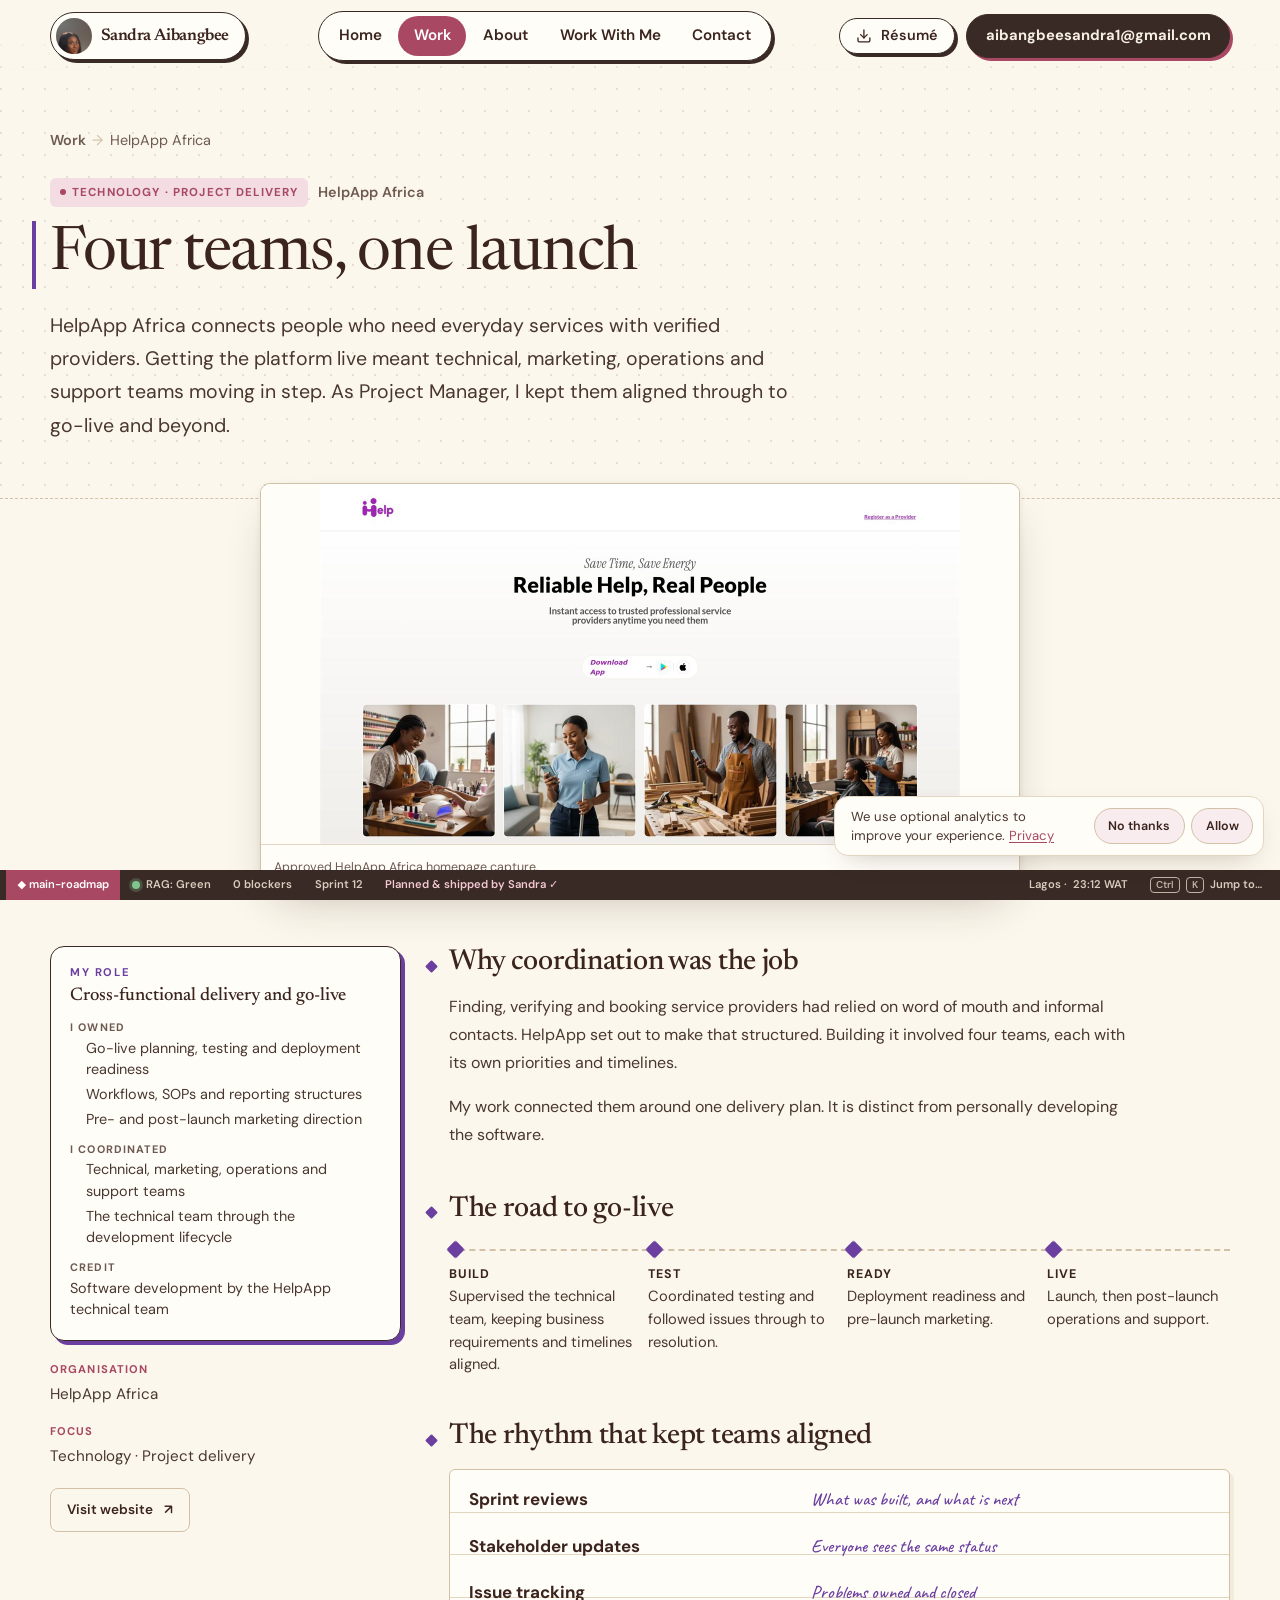
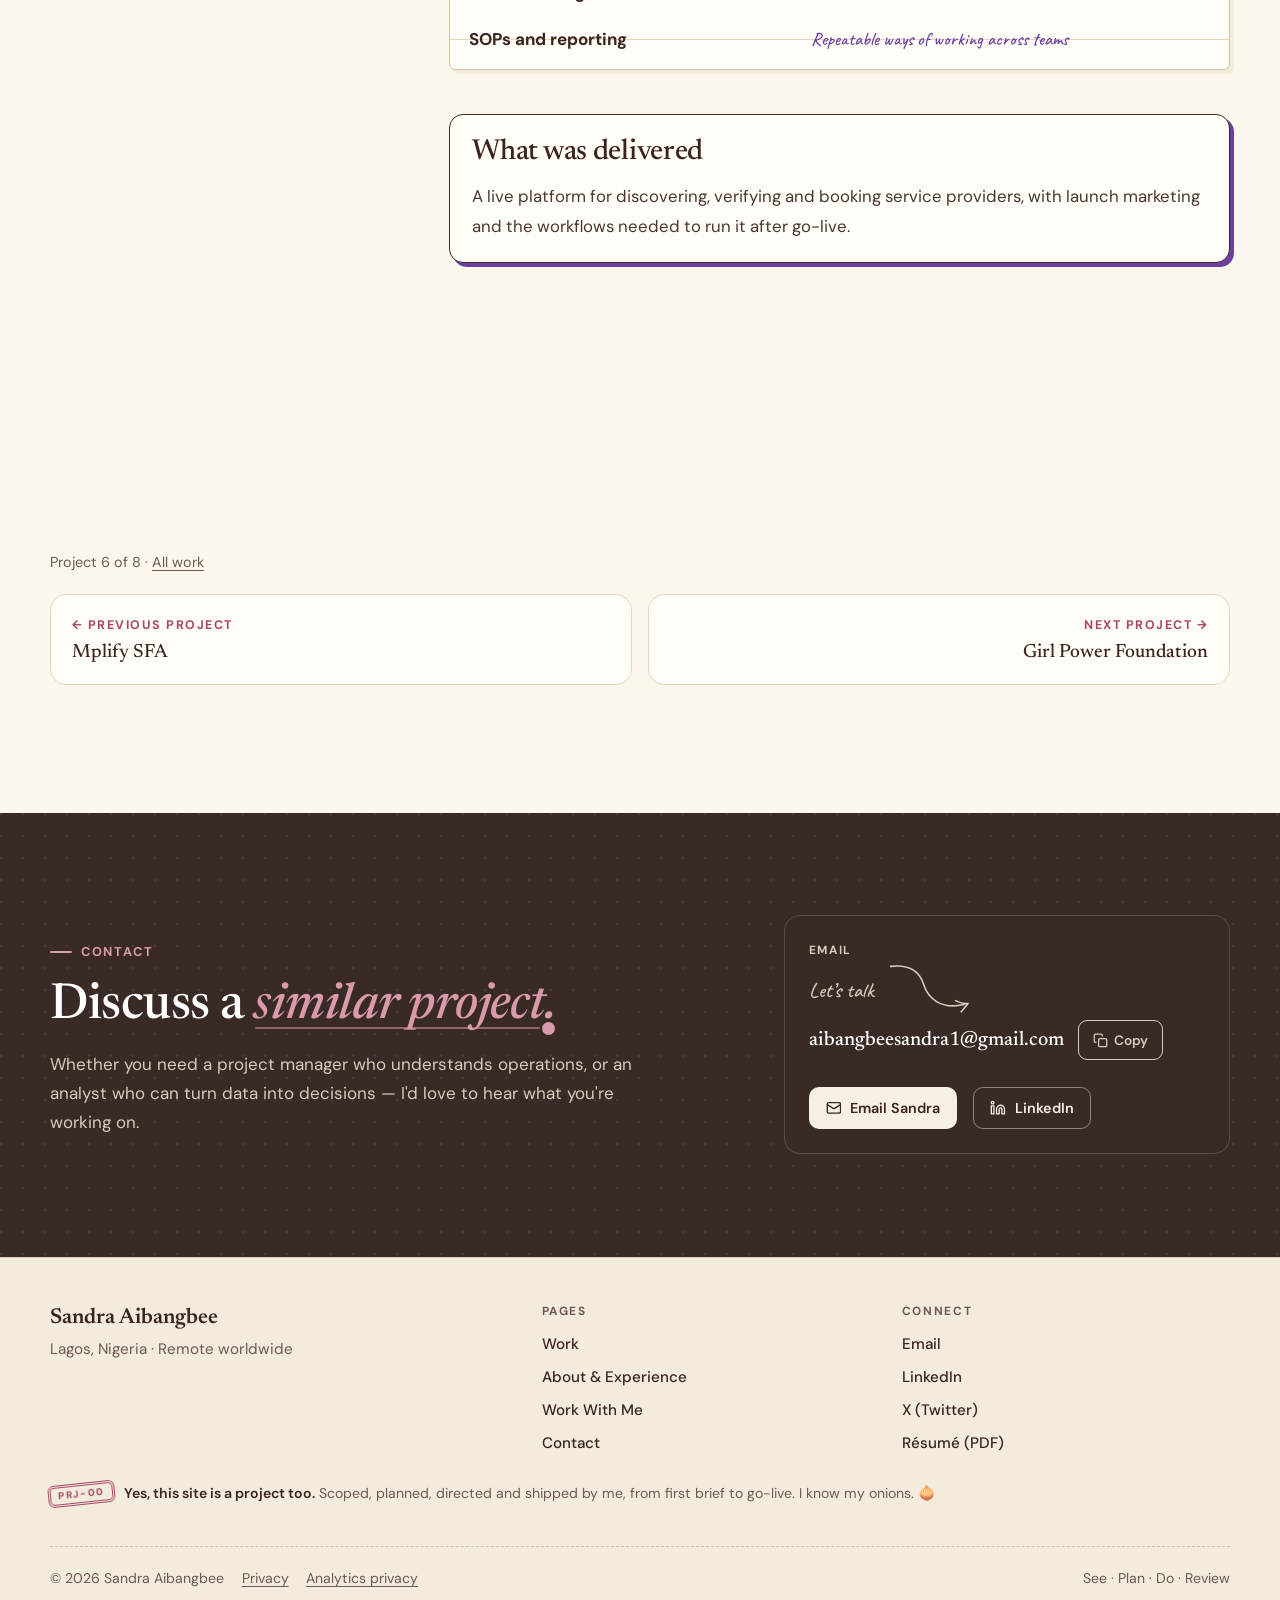
<file: work/helpapp-africa/index.html>
<!doctype html>
<html lang="en">
<head>
  <meta charset="utf-8">
  <meta name="viewport" content="width=device-width, initial-scale=1">
  <title>HelpApp Africa Platform Launch | Sandra Aibangbee</title>
  <meta name="description" content="How Sandra Aibangbee managed HelpApp Africa’s platform go-live across technical, marketing, operations and support teams, from testing to post-launch operations.">
  <meta name="theme-color" content="#fbf7ec">
  <meta property="og:type" content="article">
  <meta property="og:title" content="HelpApp Africa Platform Launch | Sandra Aibangbee">
  <meta name="twitter:card" content="summary_large_image">
  <meta name="twitter:creator" content="@i_am_san_dra">
  <meta property="og:description" content="How Sandra Aibangbee managed HelpApp Africa’s platform go-live across technical, marketing, operations and support teams, from testing to post-launch operations.">
  <meta property="og:url" content="https://sandraaibangbee.com/work/helpapp-africa/">
  <meta property="og:site_name" content="Sandra Aibangbee">
  <meta property="og:locale" content="en_GB">
  <meta property="og:image" content="https://sandraaibangbee.com/assets/images/share/helpapp-africa.jpg">
  <meta property="og:image:width" content="1200">
  <meta property="og:image:height" content="630">
  <meta property="og:image:alt" content="HelpApp Africa case study by Sandra Aibangbee">
  <link rel="canonical" href="https://sandraaibangbee.com/work/helpapp-africa/">
  <link rel="image_src" href="/assets/images/share/helpapp-africa.jpg">
  <link rel="icon" href="/favicon.svg" type="image/svg+xml">
  <link rel="icon" href="/favicon-48.png" sizes="48x48" type="image/png">
  <link rel="apple-touch-icon" href="/apple-touch-icon.png">
  <link rel="preconnect" href="https://fonts.googleapis.com">
  <link rel="preconnect" href="https://fonts.gstatic.com" crossorigin>
  <link rel="preload" as="style" href="https://fonts.googleapis.com/css2?family=Caveat:wght@500&family=DM+Sans:opsz,wght@9..40,400;9..40,500;9..40,600;9..40,700&family=Newsreader:ital,opsz,wght@0,6..72,400;0,6..72,500;0,6..72,600;1,6..72,400&display=swap" onload="this.onload=null;this.rel='stylesheet'">
  <noscript><link rel="stylesheet" href="https://fonts.googleapis.com/css2?family=Caveat:wght@500&family=DM+Sans:opsz,wght@9..40,400;9..40,500;9..40,600;9..40,700&family=Newsreader:ital,opsz,wght@0,6..72,400;0,6..72,500;0,6..72,600;1,6..72,400&display=swap"></noscript>
  <link rel="stylesheet" href="/css/styles.css?v=1ca69a48e0">
  <script>
    document.documentElement.classList.add('js');
    setTimeout(function () { var r = document.documentElement; if (!r.classList.contains('ready')) r.classList.remove('js'); }, 2500);
    try { sessionStorage.setItem('sa-intro-seen', '1'); } catch (e) {}
  </script>
  <script src="/js/main.js?v=22766606d0" defer></script>
  <script type="application/ld+json">{"@context":"https://schema.org","@graph":[{"@id":"https://sandraaibangbee.com/work/helpapp-africa/#webpage","url":"https://sandraaibangbee.com/work/helpapp-africa/","name":"HelpApp Africa Platform Launch | Sandra Aibangbee","description":"How Sandra Aibangbee managed HelpApp Africa’s platform go-live across technical, marketing, operations and support teams, from testing to post-launch operations.","isPartOf":{"@id":"https://sandraaibangbee.com/#website"},"inLanguage":"en","@type":"WebPage","mainEntity":{"@id":"https://sandraaibangbee.com/work/helpapp-africa/#project"}},{"@type":"CreativeWork","@id":"https://sandraaibangbee.com/work/helpapp-africa/#project","name":"HelpApp Africa","description":"How Sandra Aibangbee managed HelpApp Africa’s platform go-live across technical, marketing, operations and support teams, from testing to post-launch operations.","url":"https://sandraaibangbee.com/work/helpapp-africa/","image":"https://sandraaibangbee.com/assets/images/share/helpapp-africa.jpg","creator":{"@id":"https://sandraaibangbee.com/#person"},"keywords":"Project management, Product launch, Cross-functional delivery","inLanguage":"en","headline":"Four teams, one launch"},{"@type":"BreadcrumbList","itemListElement":[{"@type":"ListItem","position":1,"name":"Home","item":"https://sandraaibangbee.com/"},{"@type":"ListItem","position":2,"name":"Work","item":"https://sandraaibangbee.com/work/"},{"@type":"ListItem","position":3,"name":"HelpApp Africa","item":"https://sandraaibangbee.com/work/helpapp-africa/"}]}]}</script>
<link rel="stylesheet" href="/css/analytics.css?v=5dab698b31">
<script defer src="/js/analytics.js?v=8cc0d5514f"></script>
</head>

<body>
  <svg xmlns="http://www.w3.org/2000/svg" style="display:none" aria-hidden="true">
    <symbol id="i-arrow-right" viewBox="0 0 24 24"><path d="M5 12h14"/><path d="m12 5 7 7-7 7"/></symbol>
    <symbol id="i-arrow-left" viewBox="0 0 24 24"><path d="M19 12H5"/><path d="m12 19-7-7 7-7"/></symbol>
    <symbol id="i-download" viewBox="0 0 24 24"><path d="M21 15v4a2 2 0 0 1-2 2H5a2 2 0 0 1-2-2v-4"/><path d="m7 10 5 5 5-5"/><path d="M12 15V3"/></symbol>
    <symbol id="i-menu" viewBox="0 0 24 24"><path d="M4 7h16"/><path d="M4 12h16"/><path d="M4 17h16"/></symbol>
    <symbol id="i-close" viewBox="0 0 24 24"><path d="M18 6 6 18"/><path d="m6 6 12 12"/></symbol>
    <symbol id="i-mail" viewBox="0 0 24 24"><rect width="20" height="16" x="2" y="4" rx="2"/><path d="m22 7-8.97 5.7a1.94 1.94 0 0 1-2.06 0L2 7"/></symbol>
    <symbol id="i-linkedin" viewBox="0 0 24 24"><path d="M16 8a6 6 0 0 1 6 6v7h-4v-7a2 2 0 0 0-4 0v7h-4v-7a6 6 0 0 1 6-6z"/><rect width="4" height="12" x="2" y="9"/><circle cx="4" cy="4" r="2"/></symbol>
    <symbol id="i-copy" viewBox="0 0 24 24"><rect width="13" height="13" x="9" y="9" rx="2"/><path d="M5 15H4a2 2 0 0 1-2-2V4a2 2 0 0 1 2-2h9a2 2 0 0 1 2 2v1"/></symbol>
    <symbol id="i-check" viewBox="0 0 24 24"><path d="M20 6 9 17l-5-5"/></symbol>
    <symbol id="i-zoom" viewBox="0 0 24 24"><circle cx="11" cy="11" r="7"/><path d="m21 21-4.3-4.3"/><path d="M11 8v6"/><path d="M8 11h6"/></symbol>
  </svg>

  <a class="skip-link" href="#main">Skip to content</a>

  <header class="site-header">
    <div class="container header-inner">
      <a class="brand" href="/" aria-label="Sandra Aibangbee — home">
        <img class="brand-photo" src="/assets/images/sandra-hero.jpg" alt="" width="36" height="36" decoding="async"><span class="brand-text"><span class="brand-name">Sandra Aibangbee</span></span>
      </a>
      <button class="nav-toggle" type="button" aria-expanded="false" aria-controls="site-nav">
        <svg class="icon icon-open" aria-hidden="true"><use href="#i-menu"/></svg>
        <svg class="icon icon-close" aria-hidden="true"><use href="#i-close"/></svg>
        <span class="visually-hidden">Menu</span>
      </button>
      <nav class="site-nav" id="site-nav" aria-label="Primary">
        <ul class="nav-list">
          <li><a href="/">Home</a></li>
          <li><a href="/work/" aria-current="page">Work</a></li>
          <li><a href="/about/">About</a></li>
          <li><a href="/work-with-me/">Work With Me</a></li>
          <li><a href="/contact/">Contact</a></li>
        </ul>
        <a class="btn btn-primary btn-sm nav-cta" href="/assets/Sandra-Aibangbee-Resume.pdf" download="Sandra-Aibangbee-Resume.pdf">
          <svg class="icon" aria-hidden="true"><use href="#i-download"/></svg> Résumé <span class="visually-hidden">(PDF download)</span>
        </a>
        <a class="nav-email" href="mailto:aibangbeesandra1@gmail.com"><span class="nav-email-full">aibangbeesandra1@gmail.com</span><span class="nav-email-short">Email me</span></a>
      </nav>
    </div>
  </header>

  <main id="main">
    <article class="project-showcase-page story-page" style="--accent:#6b3fa0"><header class="cs-head story-head dotgrid"><div class="container"><nav aria-label="Breadcrumb"><ol class="breadcrumb"><li><a href="/work/">Work</a></li><li aria-current="page">HelpApp Africa</li></ol></nav><p class="story-project"><span class="tag">Technology · Project delivery</span><span class="story-project-name">HelpApp Africa</span></p><h1>Four teams, one launch</h1><p class="lead">HelpApp Africa connects people who need everyday services with verified providers. Getting the platform live meant technical, marketing, operations and support teams moving in step. As Project Manager, I kept them aligned through to go-live and beyond.</p></div></header><div class="story-opening container"><figure class="project-reader-figure story-figure" data-gallery><a href="/assets/images/helpapp-africa-cover-public.jpg" data-gallery-item data-alt="HelpApp Africa public website homepage" data-caption="Approved HelpApp Africa homepage capture." aria-label="Enlarge image: HelpApp Africa public website homepage"><img width="1280" height="720" decoding="async" src="/assets/images/helpapp-africa-cover-public.jpg" alt="HelpApp Africa public website homepage" loading="lazy"><span class="reader-image-action" aria-hidden="true">↗</span></a><figcaption>Approved HelpApp Africa homepage capture.</figcaption></figure></div><section class="section story-body"><div class="container"><div class="project-reading-grid"><aside class="project-reader-aside"><div class="story-role reveal"><p class="story-role-kicker">My role</p><p class="story-role-summary">Cross-functional delivery and go-live</p><dl><div><dt>I owned</dt><dd><ul><li>Go-live planning, testing and deployment readiness</li><li>Workflows, SOPs and reporting structures</li><li>Pre- and post-launch marketing direction</li></ul></dd></div><div><dt>I coordinated</dt><dd><ul><li>Technical, marketing, operations and support teams</li><li>The technical team through the development lifecycle</li></ul></dd></div><div><dt>Credit</dt><dd>Software development by the HelpApp technical team</dd></div></dl></div><dl class="project-reader-facts"><div><dt>Organisation</dt><dd>HelpApp Africa</dd></div><div><dt>Focus</dt><dd>Technology · Project delivery</dd></div></dl><a class="showcase-action" href="https://www.helpappafrica.com/" target="_blank" rel="noopener noreferrer">Visit website <span class="visually-hidden">(opens in a new tab)</span> ↗</a></aside><div class="project-reading-story"><section class="reveal project-reading-section" id="why-coordination-was-the-job"><h2>Why coordination was the job</h2><p>Finding, verifying and booking service providers had relied on word of mouth and informal contacts. HelpApp set out to make that structured. Building it involved four teams, each with its own priorities and timelines.</p><p>My work connected them around one delivery plan. It is distinct from personally developing the software.</p></section><section class="reveal project-reading-section story-timeline" id="the-road-to-go-live"><h2>The road to go-live</h2><ol><li><b>Build</b><p>Supervised the technical team, keeping business requirements and timelines aligned.</p></li><li><b>Test</b><p>Coordinated testing and followed issues through to resolution.</p></li><li><b>Ready</b><p>Deployment readiness and pre-launch marketing.</p></li><li><b>Live</b><p>Launch, then post-launch operations and support.</p></li></ol></section><section class="reveal project-reading-section story-artifact" id="the-rhythm-that-kept-teams-aligned"><h2>The rhythm that kept teams aligned</h2><dl class="story-artifact-sheet"><div><dt>Sprint reviews</dt><dd>What was built, and what is next</dd></div><div><dt>Stakeholder updates</dt><dd>Everyone sees the same status</dd></div><div><dt>Issue tracking</dt><dd>Problems owned and closed</dd></div><div><dt>SOPs and reporting</dt><dd>Repeatable ways of working across teams</dd></div></dl></section><section class="reveal project-reading-section story-takeaway" id="what-was-delivered"><h2>What was delivered</h2><p>A live platform for discovering, verifying and booking service providers, with launch marketing and the workflows needed to run it after go-live.</p></section></div></div></div></section></article>

    <nav class="section" aria-label="More projects"><div class="container"><p class="project-position">Project 6 of 8 · <a href="/work/">All work</a></p><div class="pager"><a href="/work/mplify-sfa/"><span class="dir">← Previous project</span><span class="t">Mplify SFA</span></a><a class="next" href="/work/girl-power-foundation/"><span class="dir">Next project →</span><span class="t">Girl Power Foundation</span></a></div></div></nav>

    <section class="cta-band" aria-labelledby="cta-heading">
      <div class="container cta-inner">
        <div>
          <p class="kicker kicker--light">Contact</p>
          <h2 id="cta-heading">Discuss a <span class="em-link">similar project.</span></h2>
          <p>Whether you need a project manager who understands operations, or an analyst who can turn data into decisions — I'd love to hear what you're working on.</p>
        </div>
        <div class="cta-card">
          <span class="label">Email</span><span class="ink-cue ink-cue--contact reveal" aria-hidden="true"><span>Let’s talk</span><svg viewBox="0 0 132 58" fill="none"><path class="ink-stroke" pathLength="1" d="M5 12 C28 2 46 7 57 24 S90 51 119 35 M106 33 Q118 35 124 32 L118 46"/></svg></span>
          <div class="email-row">
            <a class="email-addr" href="mailto:aibangbeesandra1@gmail.com">aibangbeesandra1@gmail.com</a>
            <button class="copy-btn" type="button" data-copy="aibangbeesandra1@gmail.com" aria-describedby="copy-status-cs">
              <svg class="icon i-copy" aria-hidden="true"><use href="#i-copy"/></svg><svg class="icon i-check" aria-hidden="true"><use href="#i-check"/></svg>
              <span class="label-text">Copy</span><span class="visually-hidden"> email address</span>
            </button>
          </div>
          <p class="copy-status" id="copy-status-cs" role="status" aria-live="polite"></p>
          <div class="btn-row">
            <a class="btn btn-light btn-sm" href="mailto:aibangbeesandra1@gmail.com"><svg class="icon" aria-hidden="true"><use href="#i-mail"/></svg> Email Sandra</a>
            <a class="btn btn-outline-light btn-sm" href="https://www.linkedin.com/in/sandraaibangbee" target="_blank" rel="noopener noreferrer"><svg class="icon" aria-hidden="true"><use href="#i-linkedin"/></svg> LinkedIn <span class="visually-hidden">(opens in a new tab)</span></a>
          </div>
        </div>
      </div>
    </section>
  </main>

  <footer class="site-footer">
    <div class="container">
      <div class="footer-grid">
        <div>
          <p class="footer-brand">Sandra Aibangbee</p>
          <p class="muted">Lagos, Nigeria · Remote worldwide</p>
        </div>
        <div>
          <h2>Pages</h2>
          <ul class="footer-links">
            <li><a href="/work/">Work</a></li>
            <li><a href="/about/">About &amp; Experience</a></li>
            <li><a href="/work-with-me/">Work With Me</a></li>
            <li><a href="/contact/">Contact</a></li>
          </ul>
        </div>
        <div>
          <h2>Connect</h2>
          <ul class="footer-links">
            <li><a href="mailto:aibangbeesandra1@gmail.com">Email</a></li>
            <li><a href="https://www.linkedin.com/in/sandraaibangbee" target="_blank" rel="noopener noreferrer">LinkedIn <span class="visually-hidden">(opens in a new tab)</span></a></li>
            <li><a href="https://x.com/i_am_san_dra" target="_blank" rel="noopener noreferrer">X (Twitter) <span class="visually-hidden">(opens in a new tab)</span></a></li>
            <li><a href="/assets/Sandra-Aibangbee-Resume.pdf" download="Sandra-Aibangbee-Resume.pdf">Résumé (PDF)</a></li>
          </ul>
        </div>
      </div>
      <div class="made-by"><span class="made-by-stamp" aria-hidden="true">PRJ-00</span><p><b>Yes, this site is a project too.</b> Scoped, planned, directed and shipped by me, from first brief to go-live. I know my onions. <span aria-hidden="true">🧅</span></p></div>
      <div class="footer-bottom">
        <span class="footer-legal"><span>© <span id="year">2026</span> Sandra Aibangbee</span><a class="analytics-policy-link" href="/privacy/">Privacy</a></span>
        <span>See · Plan · Do · Review</span>
      </div>
    </div></footer>
<div class="pm-statusbar" aria-label="Site status" role="contentinfo">
  <span class="sb-item sb-branch">◆ main-roadmap</span>
  <span class="sb-item"><i class="sb-dot"></i>RAG: Green</span>
  <span class="sb-item sb-hide-sm">0 blockers</span>
  <span class="sb-item sb-hide-sm">Sprint 12</span>
  <span class="sb-item sb-hide-sm sb-made">Planned &amp; shipped by Sandra ✓</span>
  <span class="sb-spacer"></span>
  <span class="sb-item sb-hide-sm">Lagos · <span data-wat-clock>WAT</span></span>
  <button class="sb-item sb-cmd" type="button" data-cmd-open><kbd>Ctrl</kbd><kbd>K</kbd> Jump to…</button>
</div>
<dialog class="cmd-palette" data-cmd aria-label="Jump to a page">
  <div class="cmd-box">
    <label class="cmd-input"><span aria-hidden="true">›</span><input type="text" placeholder="Type a page or project…" data-cmd-input aria-label="Search pages and projects" autocomplete="off"></label>
    <ul class="cmd-list" data-cmd-list>
      <li><a href="/"><span>Home</span><small>page</small></a></li>
      <li><a href="/work/"><span>All work</span><small>page</small></a></li>
      <li><a href="/about/"><span>About & experience</span><small>page</small></a></li>
      <li><a href="/work-with-me/"><span>Work with me</span><small>page</small></a></li>
      <li><a href="/contact/"><span>Contact</span><small>page</small></a></li>
      <li><a href="/assets/Sandra-Aibangbee-Resume.pdf" download><span>Résumé (PDF)</span><small>file</small></a></li>
      <li><a href="/work/frutta-smart-seller/"><span>Frutta SmartSeller</span><small>project</small></a></li>
      <li><a href="/work/frutta-secondary-sales-dashboard/"><span>Frutta Sales Dashboard</span><small>project</small></a></li>
      <li><a href="/work/girl-power-foundation/"><span>Girl Power Foundation</span><small>project</small></a></li>
      <li><a href="/work/tolaram-sfa/"><span>Tolaram SFA</span><small>project</small></a></li>
      <li><a href="/work/sap-projects-readwrite/"><span>SAP Projects at ReadWrite</span><small>project</small></a></li>
      <li><a href="/work/mplify-sfa/"><span>Mplify SFA</span><small>project</small></a></li>
      <li><a href="/work/helpapp-africa/"><span>HelpApp Africa</span><small>project</small></a></li>
      <li><a href="/work/munch-it-brand-activation/"><span>Munch It Brand Activation</span><small>project</small></a></li>
      <li><a href="mailto:aibangbeesandra1@gmail.com"><span>Email Sandra</span><small>action</small></a></li>
      <li><a href="https://www.linkedin.com/in/sandraaibangbee" target="_blank" rel="noopener noreferrer"><span>LinkedIn</span><small>link</small></a></li>
    </ul>
    <p class="cmd-hint"><kbd>↑</kbd><kbd>↓</kbd> move · <kbd>Enter</kbd> open · <kbd>Esc</kbd> close</p>
  </div>
</dialog>

</body>
</html>
</file>
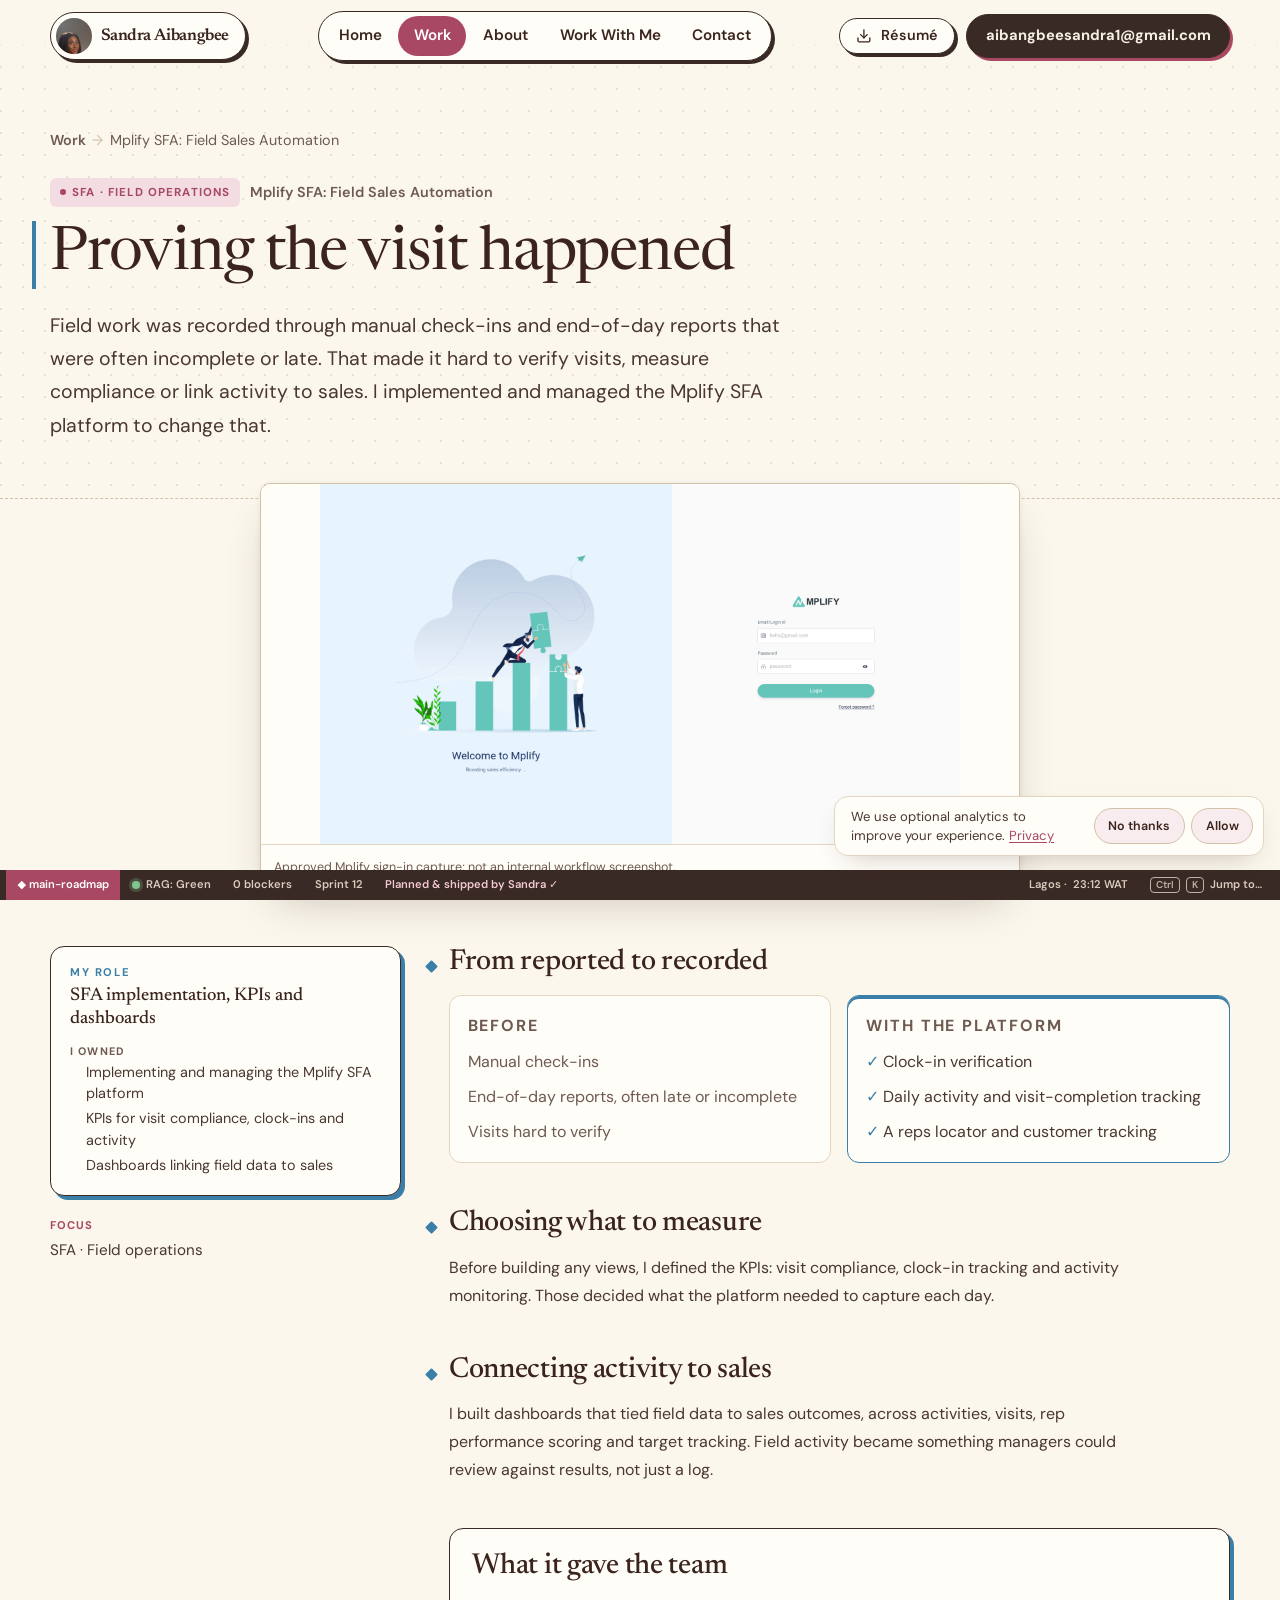
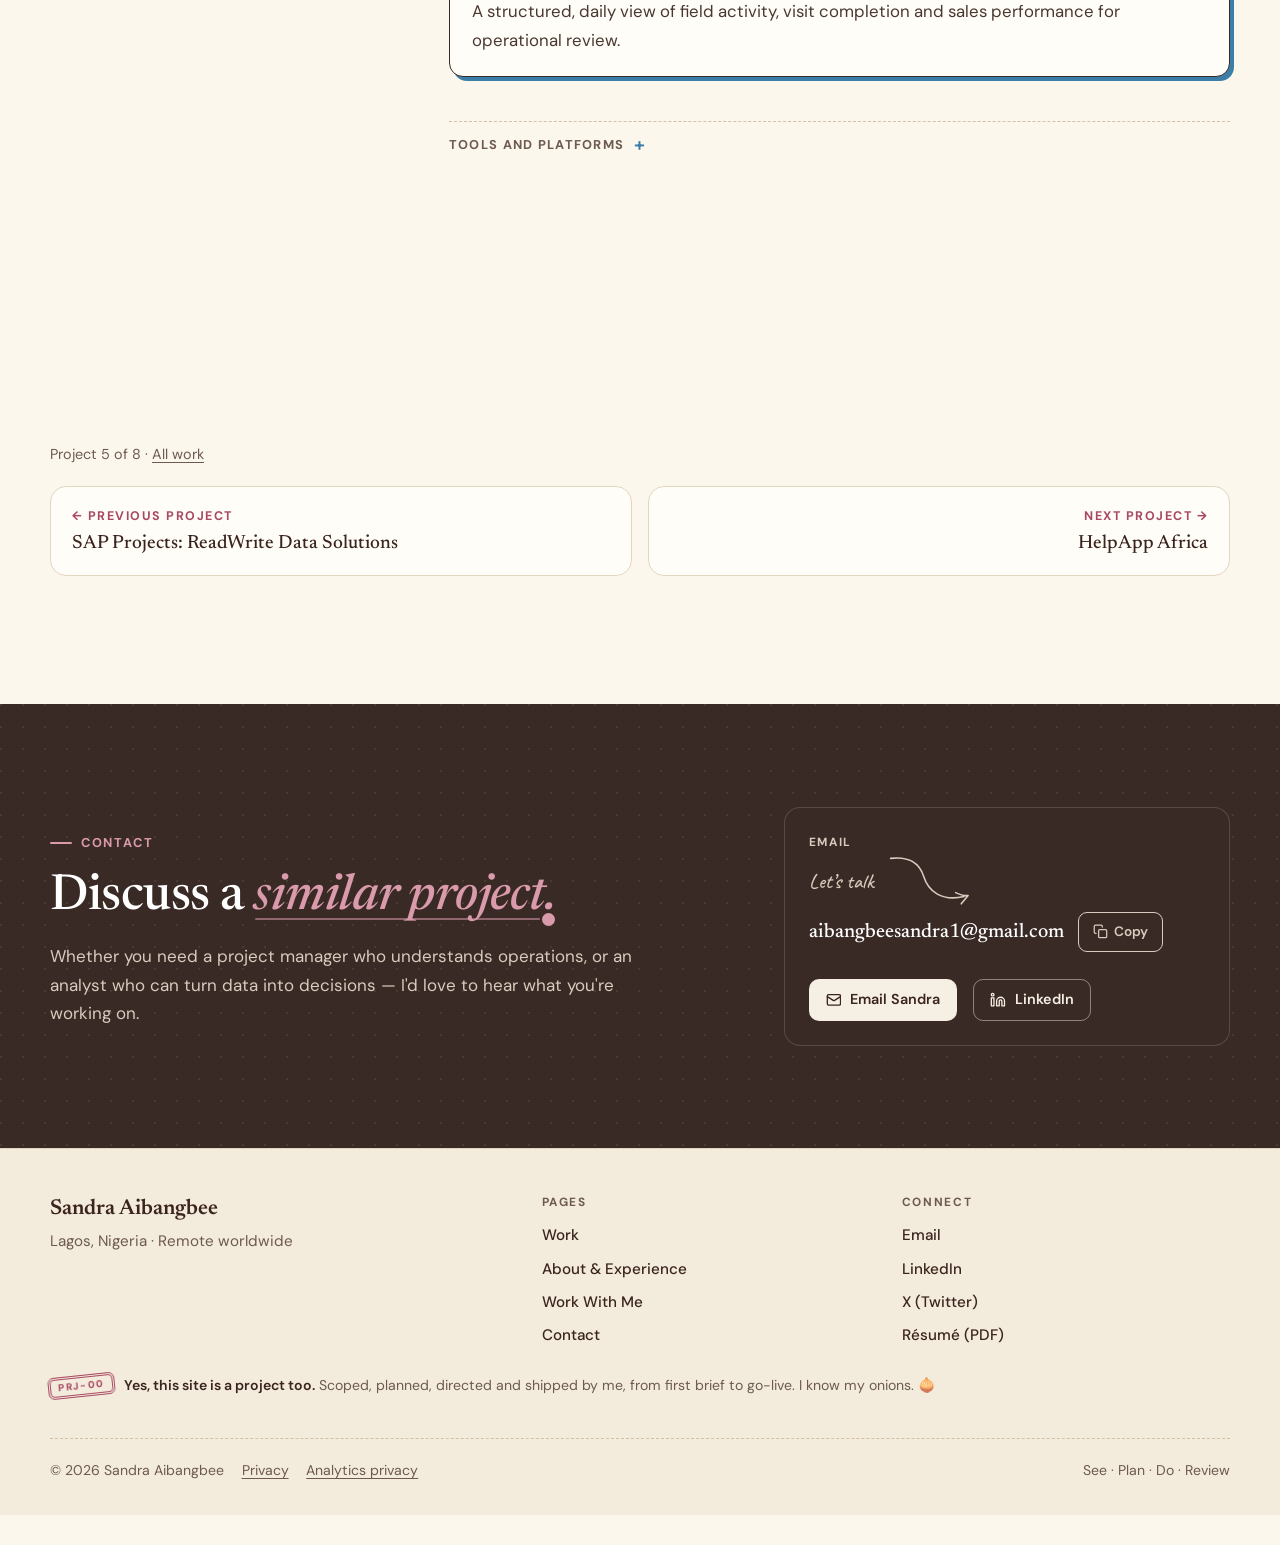
<file: work/mplify-sfa/index.html>
<!doctype html>
<html lang="en">
<head>
  <meta charset="utf-8">
  <meta name="viewport" content="width=device-width, initial-scale=1">
  <title>Mplify Field Sales Automation | Sandra Aibangbee</title>
  <meta name="description" content="How Sandra Aibangbee implemented the Mplify SFA platform and defined KPIs and dashboards for visit compliance, clock-ins, field activity and sales performance.">
  <meta name="theme-color" content="#fbf7ec">
  <meta property="og:type" content="article">
  <meta property="og:title" content="Mplify Field Sales Automation | Sandra Aibangbee">
  <meta name="twitter:card" content="summary_large_image">
  <meta name="twitter:creator" content="@i_am_san_dra">
  <meta property="og:description" content="How Sandra Aibangbee implemented the Mplify SFA platform and defined KPIs and dashboards for visit compliance, clock-ins, field activity and sales performance.">
  <meta property="og:url" content="https://sandraaibangbee.com/work/mplify-sfa/">
  <meta property="og:site_name" content="Sandra Aibangbee">
  <meta property="og:locale" content="en_GB">
  <meta property="og:image" content="https://sandraaibangbee.com/assets/images/share/mplify-sfa.jpg">
  <meta property="og:image:width" content="1200">
  <meta property="og:image:height" content="630">
  <meta property="og:image:alt" content="Mplify SFA case study by Sandra Aibangbee">
  <link rel="canonical" href="https://sandraaibangbee.com/work/mplify-sfa/">
  <link rel="image_src" href="/assets/images/share/mplify-sfa.jpg">
  <link rel="icon" href="/favicon.svg" type="image/svg+xml">
  <link rel="icon" href="/favicon-48.png" sizes="48x48" type="image/png">
  <link rel="apple-touch-icon" href="/apple-touch-icon.png">
  <link rel="preconnect" href="https://fonts.googleapis.com">
  <link rel="preconnect" href="https://fonts.gstatic.com" crossorigin>
  <link rel="preload" as="style" href="https://fonts.googleapis.com/css2?family=Caveat:wght@500&family=DM+Sans:opsz,wght@9..40,400;9..40,500;9..40,600;9..40,700&family=Newsreader:ital,opsz,wght@0,6..72,400;0,6..72,500;0,6..72,600;1,6..72,400&display=swap" onload="this.onload=null;this.rel='stylesheet'">
  <noscript><link rel="stylesheet" href="https://fonts.googleapis.com/css2?family=Caveat:wght@500&family=DM+Sans:opsz,wght@9..40,400;9..40,500;9..40,600;9..40,700&family=Newsreader:ital,opsz,wght@0,6..72,400;0,6..72,500;0,6..72,600;1,6..72,400&display=swap"></noscript>
  <link rel="stylesheet" href="/css/styles.css?v=1ca69a48e0">
  <script>
    document.documentElement.classList.add('js');
    setTimeout(function () { var r = document.documentElement; if (!r.classList.contains('ready')) r.classList.remove('js'); }, 2500);
    try { sessionStorage.setItem('sa-intro-seen', '1'); } catch (e) {}
  </script>
  <script src="/js/main.js?v=22766606d0" defer></script>
  <script type="application/ld+json">{"@context":"https://schema.org","@graph":[{"@id":"https://sandraaibangbee.com/work/mplify-sfa/#webpage","url":"https://sandraaibangbee.com/work/mplify-sfa/","name":"Mplify Field Sales Automation | Sandra Aibangbee","description":"How Sandra Aibangbee implemented the Mplify SFA platform and defined KPIs and dashboards for visit compliance, clock-ins, field activity and sales performance.","isPartOf":{"@id":"https://sandraaibangbee.com/#website"},"inLanguage":"en","@type":"WebPage","mainEntity":{"@id":"https://sandraaibangbee.com/work/mplify-sfa/#project"}},{"@type":"CreativeWork","@id":"https://sandraaibangbee.com/work/mplify-sfa/#project","name":"Mplify SFA","description":"How Sandra Aibangbee implemented the Mplify SFA platform and defined KPIs and dashboards for visit compliance, clock-ins, field activity and sales performance.","url":"https://sandraaibangbee.com/work/mplify-sfa/","image":"https://sandraaibangbee.com/assets/images/share/mplify-sfa.jpg","creator":{"@id":"https://sandraaibangbee.com/#person"},"keywords":"Sales force automation, Field operations, Performance reporting","inLanguage":"en","headline":"Proving the visit happened"},{"@type":"BreadcrumbList","itemListElement":[{"@type":"ListItem","position":1,"name":"Home","item":"https://sandraaibangbee.com/"},{"@type":"ListItem","position":2,"name":"Work","item":"https://sandraaibangbee.com/work/"},{"@type":"ListItem","position":3,"name":"Mplify SFA","item":"https://sandraaibangbee.com/work/mplify-sfa/"}]}]}</script>
<link rel="stylesheet" href="/css/analytics.css?v=5dab698b31">
<script defer src="/js/analytics.js?v=8cc0d5514f"></script>
</head>

<body>
  <svg xmlns="http://www.w3.org/2000/svg" style="display:none" aria-hidden="true">
    <symbol id="i-arrow-right" viewBox="0 0 24 24"><path d="M5 12h14"/><path d="m12 5 7 7-7 7"/></symbol>
    <symbol id="i-arrow-left" viewBox="0 0 24 24"><path d="M19 12H5"/><path d="m12 19-7-7 7-7"/></symbol>
    <symbol id="i-download" viewBox="0 0 24 24"><path d="M21 15v4a2 2 0 0 1-2 2H5a2 2 0 0 1-2-2v-4"/><path d="m7 10 5 5 5-5"/><path d="M12 15V3"/></symbol>
    <symbol id="i-menu" viewBox="0 0 24 24"><path d="M4 7h16"/><path d="M4 12h16"/><path d="M4 17h16"/></symbol>
    <symbol id="i-close" viewBox="0 0 24 24"><path d="M18 6 6 18"/><path d="m6 6 12 12"/></symbol>
    <symbol id="i-mail" viewBox="0 0 24 24"><rect width="20" height="16" x="2" y="4" rx="2"/><path d="m22 7-8.97 5.7a1.94 1.94 0 0 1-2.06 0L2 7"/></symbol>
    <symbol id="i-linkedin" viewBox="0 0 24 24"><path d="M16 8a6 6 0 0 1 6 6v7h-4v-7a2 2 0 0 0-4 0v7h-4v-7a6 6 0 0 1 6-6z"/><rect width="4" height="12" x="2" y="9"/><circle cx="4" cy="4" r="2"/></symbol>
    <symbol id="i-copy" viewBox="0 0 24 24"><rect width="13" height="13" x="9" y="9" rx="2"/><path d="M5 15H4a2 2 0 0 1-2-2V4a2 2 0 0 1 2-2h9a2 2 0 0 1 2 2v1"/></symbol>
    <symbol id="i-check" viewBox="0 0 24 24"><path d="M20 6 9 17l-5-5"/></symbol>
    <symbol id="i-zoom" viewBox="0 0 24 24"><circle cx="11" cy="11" r="7"/><path d="m21 21-4.3-4.3"/><path d="M11 8v6"/><path d="M8 11h6"/></symbol>
  </svg>

  <a class="skip-link" href="#main">Skip to content</a>

  <header class="site-header">
    <div class="container header-inner">
      <a class="brand" href="/" aria-label="Sandra Aibangbee — home">
        <img class="brand-photo" src="/assets/images/sandra-hero.jpg" alt="" width="36" height="36" decoding="async"><span class="brand-text"><span class="brand-name">Sandra Aibangbee</span></span>
      </a>
      <button class="nav-toggle" type="button" aria-expanded="false" aria-controls="site-nav">
        <svg class="icon icon-open" aria-hidden="true"><use href="#i-menu"/></svg>
        <svg class="icon icon-close" aria-hidden="true"><use href="#i-close"/></svg>
        <span class="visually-hidden">Menu</span>
      </button>
      <nav class="site-nav" id="site-nav" aria-label="Primary">
        <ul class="nav-list">
          <li><a href="/">Home</a></li>
          <li><a href="/work/" aria-current="page">Work</a></li>
          <li><a href="/about/">About</a></li>
          <li><a href="/work-with-me/">Work With Me</a></li>
          <li><a href="/contact/">Contact</a></li>
        </ul>
        <a class="btn btn-primary btn-sm nav-cta" href="/assets/Sandra-Aibangbee-Resume.pdf" download="Sandra-Aibangbee-Resume.pdf">
          <svg class="icon" aria-hidden="true"><use href="#i-download"/></svg> Résumé <span class="visually-hidden">(PDF download)</span>
        </a>
        <a class="nav-email" href="mailto:aibangbeesandra1@gmail.com"><span class="nav-email-full">aibangbeesandra1@gmail.com</span><span class="nav-email-short">Email me</span></a>
      </nav>
    </div>
  </header>

  <main id="main">
    <article class="project-showcase-page story-page" style="--accent:#3b7fa8"><header class="cs-head story-head dotgrid"><div class="container"><nav aria-label="Breadcrumb"><ol class="breadcrumb"><li><a href="/work/">Work</a></li><li aria-current="page">Mplify SFA: Field Sales Automation</li></ol></nav><p class="story-project"><span class="tag">SFA · Field operations</span><span class="story-project-name">Mplify SFA: Field Sales Automation</span></p><h1>Proving the visit happened</h1><p class="lead">Field work was recorded through manual check-ins and end-of-day reports that were often incomplete or late. That made it hard to verify visits, measure compliance or link activity to sales. I implemented and managed the Mplify SFA platform to change that.</p></div></header><div class="story-opening container"><figure class="project-reader-figure story-figure" data-gallery><a href="/assets/images/mplify-sfa-cover.png" data-gallery-item data-alt="Mplify SFA sign-in page" data-caption="Approved Mplify sign-in capture; not an internal workflow screenshot." aria-label="Enlarge image: Mplify SFA sign-in page"><img width="1920" height="1080" decoding="async" src="/assets/images/mplify-sfa-cover.png" alt="Mplify SFA sign-in page" loading="lazy"><span class="reader-image-action" aria-hidden="true">↗</span></a><figcaption>Approved Mplify sign-in capture; not an internal workflow screenshot.</figcaption></figure></div><section class="section story-body"><div class="container"><div class="project-reading-grid"><aside class="project-reader-aside"><div class="story-role reveal"><p class="story-role-kicker">My role</p><p class="story-role-summary">SFA implementation, KPIs and dashboards</p><dl><div><dt>I owned</dt><dd><ul><li>Implementing and managing the Mplify SFA platform</li><li>KPIs for visit compliance, clock-ins and activity</li><li>Dashboards linking field data to sales</li></ul></dd></div></dl></div><dl class="project-reader-facts"><div><dt>Focus</dt><dd>SFA · Field operations</dd></div></dl></aside><div class="project-reading-story"><section class="reveal project-reading-section story-compare" id="from-reported-to-recorded"><h2>From reported to recorded</h2><div class="story-compare-grid"><div><p class="story-compare-label">Before</p><ul><li>Manual check-ins</li><li>End-of-day reports, often late or incomplete</li><li>Visits hard to verify</li></ul></div><div><p class="story-compare-label">With the platform</p><ul><li>Clock-in verification</li><li>Daily activity and visit-completion tracking</li><li>A reps locator and customer tracking</li></ul></div></div></section><section class="reveal project-reading-section" id="choosing-what-to-measure"><h2>Choosing what to measure</h2><p>Before building any views, I defined the KPIs: visit compliance, clock-in tracking and activity monitoring. Those decided what the platform needed to capture each day.</p></section><section class="reveal project-reading-section" id="connecting-activity-to-sales"><h2>Connecting activity to sales</h2><p>I built dashboards that tied field data to sales outcomes, across activities, visits, rep performance scoring and target tracking. Field activity became something managers could review against results, not just a log.</p></section><section class="reveal project-reading-section story-takeaway" id="what-it-gave-the-team"><h2>What it gave the team</h2><p>A structured, daily view of field activity, visit completion and sales performance for operational review.</p></section><section class="reveal project-reading-section story-more" id="tools-and-platforms"><details><summary><h2>Tools and platforms</h2></summary><ul><li>Mplify SFA</li><li>Activity dashboards</li><li>CRM integration</li><li>Field analytics</li></ul></details></section></div></div></div></section></article>

    <nav class="section" aria-label="More projects"><div class="container"><p class="project-position">Project 5 of 8 · <a href="/work/">All work</a></p><div class="pager"><a href="/work/sap-projects-readwrite/"><span class="dir">← Previous project</span><span class="t">SAP Projects: ReadWrite Data Solutions</span></a><a class="next" href="/work/helpapp-africa/"><span class="dir">Next project →</span><span class="t">HelpApp Africa</span></a></div></div></nav>

    <section class="cta-band" aria-labelledby="cta-heading">
      <div class="container cta-inner">
        <div>
          <p class="kicker kicker--light">Contact</p>
          <h2 id="cta-heading">Discuss a <span class="em-link">similar project.</span></h2>
          <p>Whether you need a project manager who understands operations, or an analyst who can turn data into decisions — I'd love to hear what you're working on.</p>
        </div>
        <div class="cta-card">
          <span class="label">Email</span><span class="ink-cue ink-cue--contact reveal" aria-hidden="true"><span>Let’s talk</span><svg viewBox="0 0 132 58" fill="none"><path class="ink-stroke" pathLength="1" d="M5 12 C28 2 46 7 57 24 S90 51 119 35 M106 33 Q118 35 124 32 L118 46"/></svg></span>
          <div class="email-row">
            <a class="email-addr" href="mailto:aibangbeesandra1@gmail.com">aibangbeesandra1@gmail.com</a>
            <button class="copy-btn" type="button" data-copy="aibangbeesandra1@gmail.com" aria-describedby="copy-status-cs">
              <svg class="icon i-copy" aria-hidden="true"><use href="#i-copy"/></svg><svg class="icon i-check" aria-hidden="true"><use href="#i-check"/></svg>
              <span class="label-text">Copy</span><span class="visually-hidden"> email address</span>
            </button>
          </div>
          <p class="copy-status" id="copy-status-cs" role="status" aria-live="polite"></p>
          <div class="btn-row">
            <a class="btn btn-light btn-sm" href="mailto:aibangbeesandra1@gmail.com"><svg class="icon" aria-hidden="true"><use href="#i-mail"/></svg> Email Sandra</a>
            <a class="btn btn-outline-light btn-sm" href="https://www.linkedin.com/in/sandraaibangbee" target="_blank" rel="noopener noreferrer"><svg class="icon" aria-hidden="true"><use href="#i-linkedin"/></svg> LinkedIn <span class="visually-hidden">(opens in a new tab)</span></a>
          </div>
        </div>
      </div>
    </section>
  </main>

  <footer class="site-footer">
    <div class="container">
      <div class="footer-grid">
        <div>
          <p class="footer-brand">Sandra Aibangbee</p>
          <p class="muted">Lagos, Nigeria · Remote worldwide</p>
        </div>
        <div>
          <h2>Pages</h2>
          <ul class="footer-links">
            <li><a href="/work/">Work</a></li>
            <li><a href="/about/">About &amp; Experience</a></li>
            <li><a href="/work-with-me/">Work With Me</a></li>
            <li><a href="/contact/">Contact</a></li>
          </ul>
        </div>
        <div>
          <h2>Connect</h2>
          <ul class="footer-links">
            <li><a href="mailto:aibangbeesandra1@gmail.com">Email</a></li>
            <li><a href="https://www.linkedin.com/in/sandraaibangbee" target="_blank" rel="noopener noreferrer">LinkedIn <span class="visually-hidden">(opens in a new tab)</span></a></li>
            <li><a href="https://x.com/i_am_san_dra" target="_blank" rel="noopener noreferrer">X (Twitter) <span class="visually-hidden">(opens in a new tab)</span></a></li>
            <li><a href="/assets/Sandra-Aibangbee-Resume.pdf" download="Sandra-Aibangbee-Resume.pdf">Résumé (PDF)</a></li>
          </ul>
        </div>
      </div>
      <div class="made-by"><span class="made-by-stamp" aria-hidden="true">PRJ-00</span><p><b>Yes, this site is a project too.</b> Scoped, planned, directed and shipped by me, from first brief to go-live. I know my onions. <span aria-hidden="true">🧅</span></p></div>
      <div class="footer-bottom">
        <span class="footer-legal"><span>© <span id="year">2026</span> Sandra Aibangbee</span><a class="analytics-policy-link" href="/privacy/">Privacy</a></span>
        <span>See · Plan · Do · Review</span>
      </div>
    </div></footer>
<div class="pm-statusbar" aria-label="Site status" role="contentinfo">
  <span class="sb-item sb-branch">◆ main-roadmap</span>
  <span class="sb-item"><i class="sb-dot"></i>RAG: Green</span>
  <span class="sb-item sb-hide-sm">0 blockers</span>
  <span class="sb-item sb-hide-sm">Sprint 12</span>
  <span class="sb-item sb-hide-sm sb-made">Planned &amp; shipped by Sandra ✓</span>
  <span class="sb-spacer"></span>
  <span class="sb-item sb-hide-sm">Lagos · <span data-wat-clock>WAT</span></span>
  <button class="sb-item sb-cmd" type="button" data-cmd-open><kbd>Ctrl</kbd><kbd>K</kbd> Jump to…</button>
</div>
<dialog class="cmd-palette" data-cmd aria-label="Jump to a page">
  <div class="cmd-box">
    <label class="cmd-input"><span aria-hidden="true">›</span><input type="text" placeholder="Type a page or project…" data-cmd-input aria-label="Search pages and projects" autocomplete="off"></label>
    <ul class="cmd-list" data-cmd-list>
      <li><a href="/"><span>Home</span><small>page</small></a></li>
      <li><a href="/work/"><span>All work</span><small>page</small></a></li>
      <li><a href="/about/"><span>About & experience</span><small>page</small></a></li>
      <li><a href="/work-with-me/"><span>Work with me</span><small>page</small></a></li>
      <li><a href="/contact/"><span>Contact</span><small>page</small></a></li>
      <li><a href="/assets/Sandra-Aibangbee-Resume.pdf" download><span>Résumé (PDF)</span><small>file</small></a></li>
      <li><a href="/work/frutta-smart-seller/"><span>Frutta SmartSeller</span><small>project</small></a></li>
      <li><a href="/work/frutta-secondary-sales-dashboard/"><span>Frutta Sales Dashboard</span><small>project</small></a></li>
      <li><a href="/work/girl-power-foundation/"><span>Girl Power Foundation</span><small>project</small></a></li>
      <li><a href="/work/tolaram-sfa/"><span>Tolaram SFA</span><small>project</small></a></li>
      <li><a href="/work/sap-projects-readwrite/"><span>SAP Projects at ReadWrite</span><small>project</small></a></li>
      <li><a href="/work/mplify-sfa/"><span>Mplify SFA</span><small>project</small></a></li>
      <li><a href="/work/helpapp-africa/"><span>HelpApp Africa</span><small>project</small></a></li>
      <li><a href="/work/munch-it-brand-activation/"><span>Munch It Brand Activation</span><small>project</small></a></li>
      <li><a href="mailto:aibangbeesandra1@gmail.com"><span>Email Sandra</span><small>action</small></a></li>
      <li><a href="https://www.linkedin.com/in/sandraaibangbee" target="_blank" rel="noopener noreferrer"><span>LinkedIn</span><small>link</small></a></li>
    </ul>
    <p class="cmd-hint"><kbd>↑</kbd><kbd>↓</kbd> move · <kbd>Enter</kbd> open · <kbd>Esc</kbd> close</p>
  </div>
</dialog>

</body>
</html>
</file>
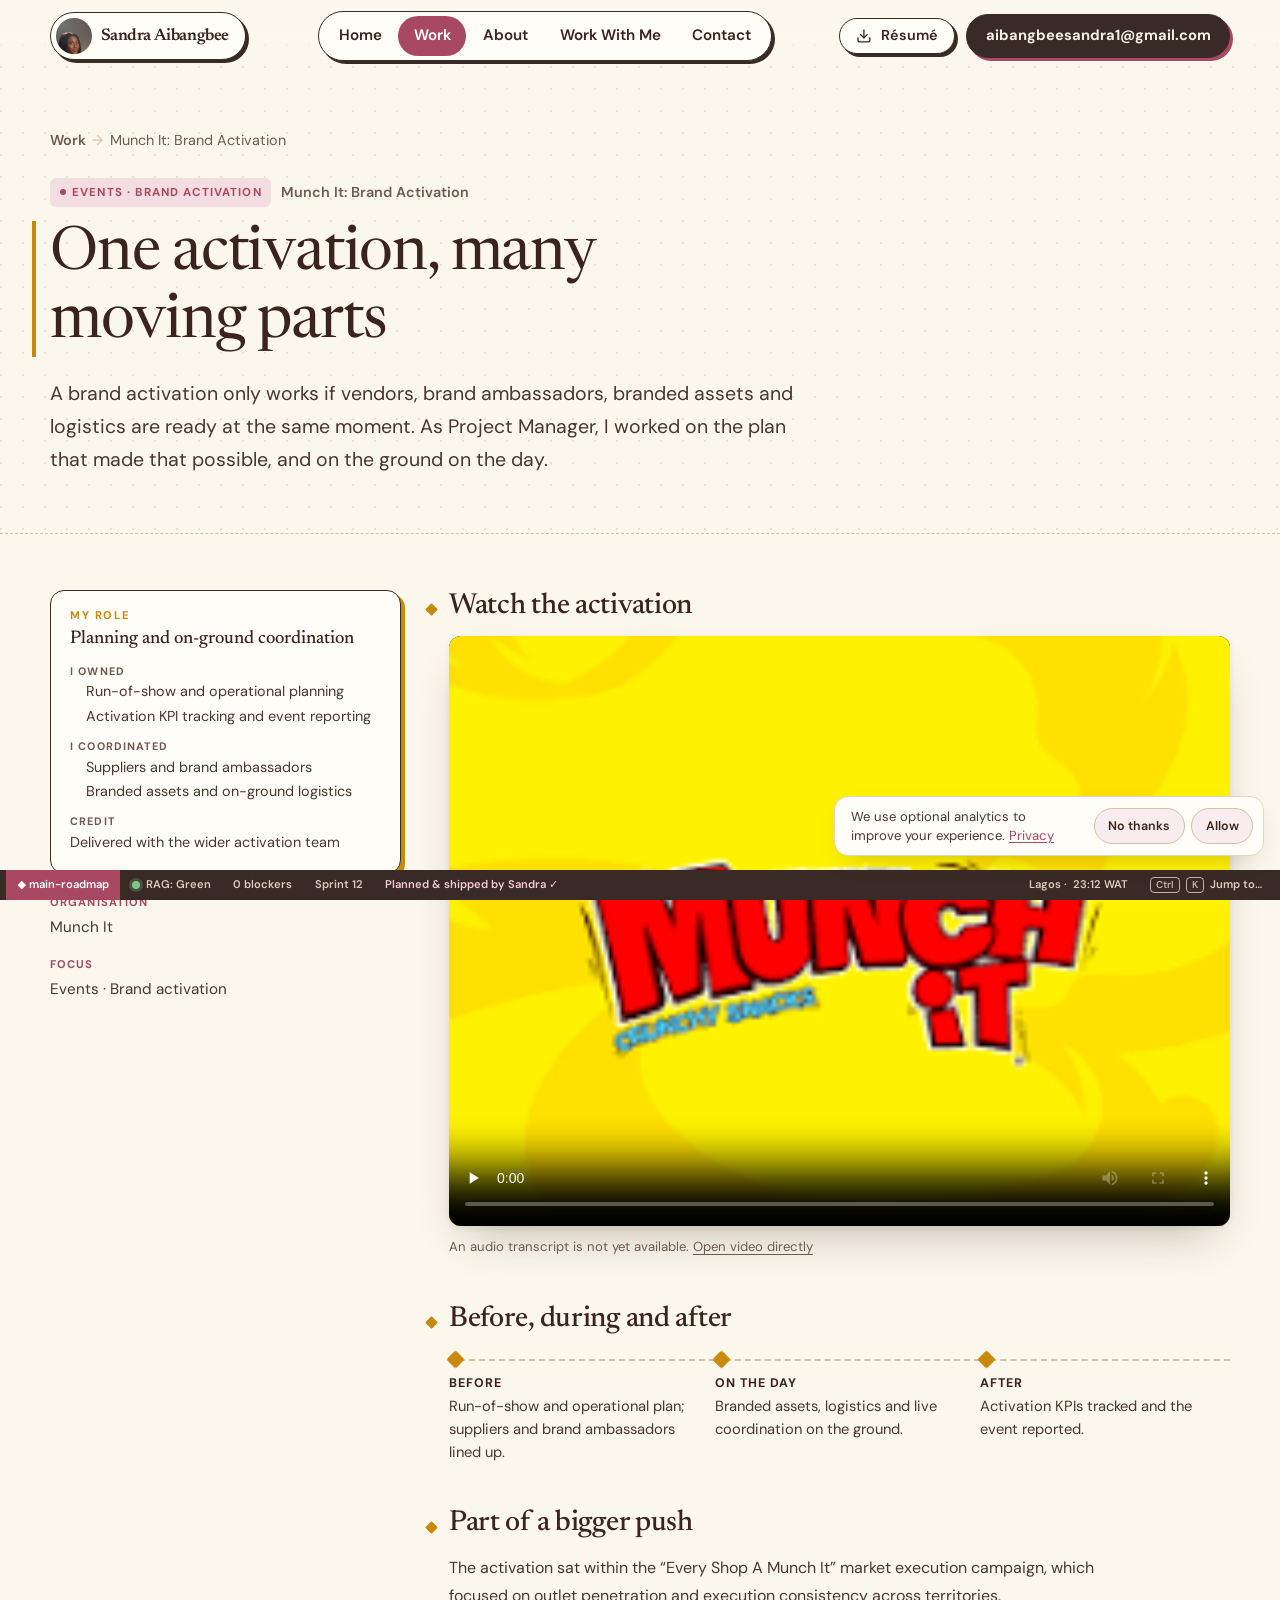
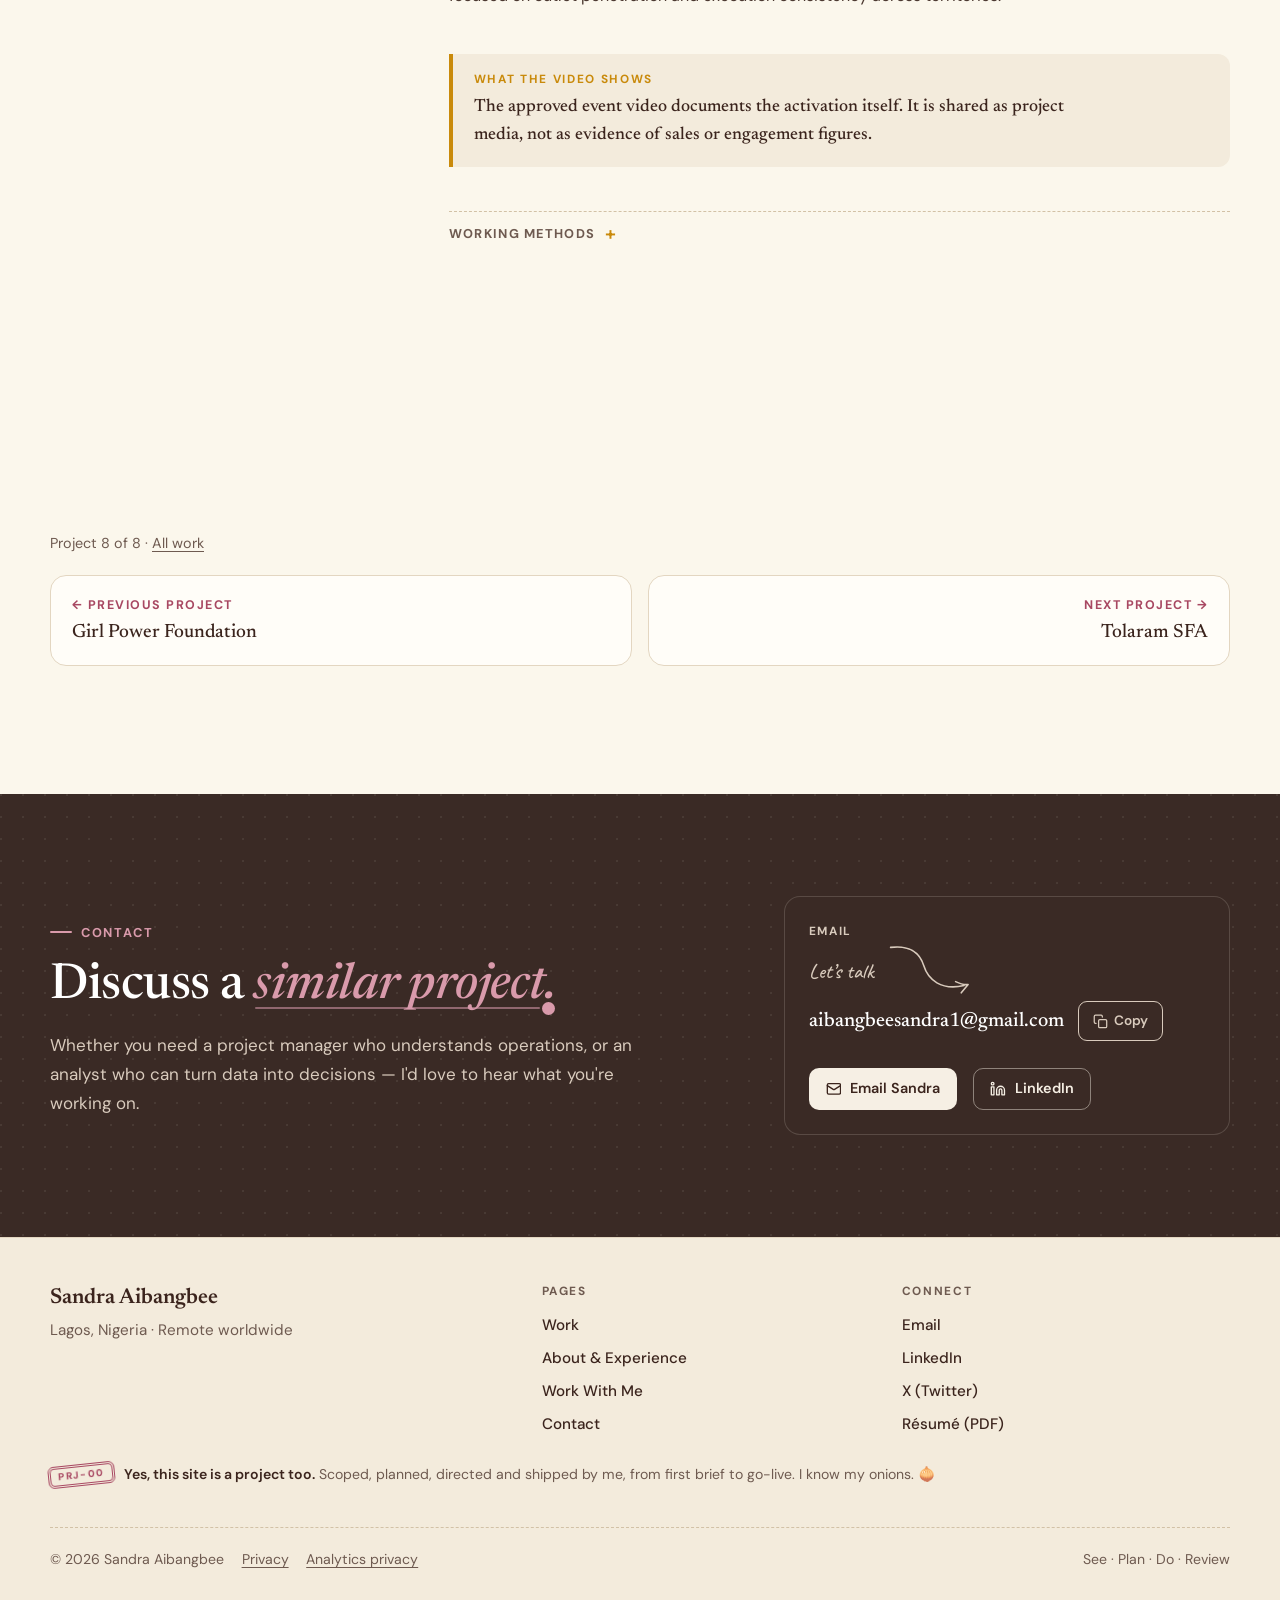
<file: work/munch-it-brand-activation/index.html>
<!doctype html>
<html lang="en">
<head>
  <meta charset="utf-8">
  <meta name="viewport" content="width=device-width, initial-scale=1">
  <title>Munch It FMCG Brand Activation | Sandra Aibangbee</title>
  <meta name="description" content="How Sandra Aibangbee planned and coordinated a Munch It FMCG brand activation: run-of-show, vendors, brand ambassadors, logistics and activation reporting.">
  <meta name="theme-color" content="#fbf7ec">
  <meta property="og:type" content="article">
  <meta property="og:title" content="Munch It FMCG Brand Activation | Sandra Aibangbee">
  <meta name="twitter:card" content="summary_large_image">
  <meta name="twitter:creator" content="@i_am_san_dra">
  <meta property="og:description" content="How Sandra Aibangbee planned and coordinated a Munch It FMCG brand activation: run-of-show, vendors, brand ambassadors, logistics and activation reporting.">
  <meta property="og:url" content="https://sandraaibangbee.com/work/munch-it-brand-activation/">
  <meta property="og:site_name" content="Sandra Aibangbee">
  <meta property="og:locale" content="en_GB">
  <meta property="og:image" content="https://sandraaibangbee.com/assets/images/share/munch-it-brand-activation.jpg">
  <meta property="og:image:width" content="1200">
  <meta property="og:image:height" content="630">
  <meta property="og:image:alt" content="Munch It case study by Sandra Aibangbee">
  <link rel="canonical" href="https://sandraaibangbee.com/work/munch-it-brand-activation/">
  <link rel="image_src" href="/assets/images/share/munch-it-brand-activation.jpg">
  <link rel="icon" href="/favicon.svg" type="image/svg+xml">
  <link rel="icon" href="/favicon-48.png" sizes="48x48" type="image/png">
  <link rel="apple-touch-icon" href="/apple-touch-icon.png">
  <link rel="preconnect" href="https://fonts.googleapis.com">
  <link rel="preconnect" href="https://fonts.gstatic.com" crossorigin>
  <link rel="preload" as="style" href="https://fonts.googleapis.com/css2?family=Caveat:wght@500&family=DM+Sans:opsz,wght@9..40,400;9..40,500;9..40,600;9..40,700&family=Newsreader:ital,opsz,wght@0,6..72,400;0,6..72,500;0,6..72,600;1,6..72,400&display=swap" onload="this.onload=null;this.rel='stylesheet'">
  <noscript><link rel="stylesheet" href="https://fonts.googleapis.com/css2?family=Caveat:wght@500&family=DM+Sans:opsz,wght@9..40,400;9..40,500;9..40,600;9..40,700&family=Newsreader:ital,opsz,wght@0,6..72,400;0,6..72,500;0,6..72,600;1,6..72,400&display=swap"></noscript>
  <link rel="stylesheet" href="/css/styles.css?v=1ca69a48e0">
  <script>
    document.documentElement.classList.add('js');
    setTimeout(function () { var r = document.documentElement; if (!r.classList.contains('ready')) r.classList.remove('js'); }, 2500);
    try { sessionStorage.setItem('sa-intro-seen', '1'); } catch (e) {}
  </script>
  <script src="/js/main.js?v=22766606d0" defer></script>
  <script type="application/ld+json">{"@context":"https://schema.org","@graph":[{"@id":"https://sandraaibangbee.com/work/munch-it-brand-activation/#webpage","url":"https://sandraaibangbee.com/work/munch-it-brand-activation/","name":"Munch It FMCG Brand Activation | Sandra Aibangbee","description":"How Sandra Aibangbee planned and coordinated a Munch It FMCG brand activation: run-of-show, vendors, brand ambassadors, logistics and activation reporting.","isPartOf":{"@id":"https://sandraaibangbee.com/#website"},"inLanguage":"en","@type":"WebPage","mainEntity":{"@id":"https://sandraaibangbee.com/work/munch-it-brand-activation/#project"}},{"@type":"CreativeWork","@id":"https://sandraaibangbee.com/work/munch-it-brand-activation/#project","name":"Munch It","description":"How Sandra Aibangbee planned and coordinated a Munch It FMCG brand activation: run-of-show, vendors, brand ambassadors, logistics and activation reporting.","url":"https://sandraaibangbee.com/work/munch-it-brand-activation/","image":"https://sandraaibangbee.com/assets/images/share/munch-it-brand-activation.jpg","creator":{"@id":"https://sandraaibangbee.com/#person"},"keywords":"Event management, Brand activation, FMCG marketing, Vendor management","inLanguage":"en","headline":"One activation, many moving parts"},{"@type":"BreadcrumbList","itemListElement":[{"@type":"ListItem","position":1,"name":"Home","item":"https://sandraaibangbee.com/"},{"@type":"ListItem","position":2,"name":"Work","item":"https://sandraaibangbee.com/work/"},{"@type":"ListItem","position":3,"name":"Munch It","item":"https://sandraaibangbee.com/work/munch-it-brand-activation/"}]}]}</script>
<link rel="stylesheet" href="/css/analytics.css?v=5dab698b31">
<script defer src="/js/analytics.js?v=8cc0d5514f"></script>
</head>

<body>
  <svg xmlns="http://www.w3.org/2000/svg" style="display:none" aria-hidden="true">
    <symbol id="i-arrow-right" viewBox="0 0 24 24"><path d="M5 12h14"/><path d="m12 5 7 7-7 7"/></symbol>
    <symbol id="i-arrow-left" viewBox="0 0 24 24"><path d="M19 12H5"/><path d="m12 19-7-7 7-7"/></symbol>
    <symbol id="i-download" viewBox="0 0 24 24"><path d="M21 15v4a2 2 0 0 1-2 2H5a2 2 0 0 1-2-2v-4"/><path d="m7 10 5 5 5-5"/><path d="M12 15V3"/></symbol>
    <symbol id="i-menu" viewBox="0 0 24 24"><path d="M4 7h16"/><path d="M4 12h16"/><path d="M4 17h16"/></symbol>
    <symbol id="i-close" viewBox="0 0 24 24"><path d="M18 6 6 18"/><path d="m6 6 12 12"/></symbol>
    <symbol id="i-mail" viewBox="0 0 24 24"><rect width="20" height="16" x="2" y="4" rx="2"/><path d="m22 7-8.97 5.7a1.94 1.94 0 0 1-2.06 0L2 7"/></symbol>
    <symbol id="i-linkedin" viewBox="0 0 24 24"><path d="M16 8a6 6 0 0 1 6 6v7h-4v-7a2 2 0 0 0-4 0v7h-4v-7a6 6 0 0 1 6-6z"/><rect width="4" height="12" x="2" y="9"/><circle cx="4" cy="4" r="2"/></symbol>
    <symbol id="i-copy" viewBox="0 0 24 24"><rect width="13" height="13" x="9" y="9" rx="2"/><path d="M5 15H4a2 2 0 0 1-2-2V4a2 2 0 0 1 2-2h9a2 2 0 0 1 2 2v1"/></symbol>
    <symbol id="i-check" viewBox="0 0 24 24"><path d="M20 6 9 17l-5-5"/></symbol>
    <symbol id="i-zoom" viewBox="0 0 24 24"><circle cx="11" cy="11" r="7"/><path d="m21 21-4.3-4.3"/><path d="M11 8v6"/><path d="M8 11h6"/></symbol>
  </svg>

  <a class="skip-link" href="#main">Skip to content</a>

  <header class="site-header">
    <div class="container header-inner">
      <a class="brand" href="/" aria-label="Sandra Aibangbee — home">
        <img class="brand-photo" src="/assets/images/sandra-hero.jpg" alt="" width="36" height="36" decoding="async"><span class="brand-text"><span class="brand-name">Sandra Aibangbee</span></span>
      </a>
      <button class="nav-toggle" type="button" aria-expanded="false" aria-controls="site-nav">
        <svg class="icon icon-open" aria-hidden="true"><use href="#i-menu"/></svg>
        <svg class="icon icon-close" aria-hidden="true"><use href="#i-close"/></svg>
        <span class="visually-hidden">Menu</span>
      </button>
      <nav class="site-nav" id="site-nav" aria-label="Primary">
        <ul class="nav-list">
          <li><a href="/">Home</a></li>
          <li><a href="/work/" aria-current="page">Work</a></li>
          <li><a href="/about/">About</a></li>
          <li><a href="/work-with-me/">Work With Me</a></li>
          <li><a href="/contact/">Contact</a></li>
        </ul>
        <a class="btn btn-primary btn-sm nav-cta" href="/assets/Sandra-Aibangbee-Resume.pdf" download="Sandra-Aibangbee-Resume.pdf">
          <svg class="icon" aria-hidden="true"><use href="#i-download"/></svg> Résumé <span class="visually-hidden">(PDF download)</span>
        </a>
        <a class="nav-email" href="mailto:aibangbeesandra1@gmail.com"><span class="nav-email-full">aibangbeesandra1@gmail.com</span><span class="nav-email-short">Email me</span></a>
      </nav>
    </div>
  </header>

  <main id="main">
    <article class="project-showcase-page story-page" style="--accent:#c98a0b"><header class="cs-head story-head dotgrid"><div class="container"><nav aria-label="Breadcrumb"><ol class="breadcrumb"><li><a href="/work/">Work</a></li><li aria-current="page">Munch It: Brand Activation</li></ol></nav><p class="story-project"><span class="tag">Events · Brand activation</span><span class="story-project-name">Munch It: Brand Activation</span></p><h1>One activation, many moving parts</h1><p class="lead">A brand activation only works if vendors, brand ambassadors, branded assets and logistics are ready at the same moment. As Project Manager, I worked on the plan that made that possible, and on the ground on the day.</p></div></header><section class="section story-body"><div class="container"><div class="project-reading-grid"><aside class="project-reader-aside"><div class="story-role reveal"><p class="story-role-kicker">My role</p><p class="story-role-summary">Planning and on-ground coordination</p><dl><div><dt>I owned</dt><dd><ul><li>Run-of-show and operational planning</li><li>Activation KPI tracking and event reporting</li></ul></dd></div><div><dt>I coordinated</dt><dd><ul><li>Suppliers and brand ambassadors</li><li>Branded assets and on-ground logistics</li></ul></dd></div><div><dt>Credit</dt><dd>Delivered with the wider activation team</dd></div></dl></div><dl class="project-reader-facts"><div><dt>Organisation</dt><dd>Munch It</dd></div><div><dt>Focus</dt><dd>Events · Brand activation</dd></div></dl></aside><div class="project-reading-story"><section class="reveal project-reading-section story-media" id="watch-the-activation"><h2>Watch the activation</h2><div class="reader-video-section story-video" id="activation-video"><video class="media-player reader-inline-video" data-media-player controls playsinline preload="none" poster="/assets/images/munchit-poster.png" aria-label="Munch It activation video"><source src="/assets/video/munchit-event.mp4" type="video/mp4">Your browser does not support HTML video.</video><p class="gallery-cap">An audio transcript is not yet available. <a href="/assets/video/munchit-event.mp4">Open video directly</a></p></div></section><section class="reveal project-reading-section story-timeline" id="before-during-and-after"><h2>Before, during and after</h2><ol><li><b>Before</b><p>Run-of-show and operational plan; suppliers and brand ambassadors lined up.</p></li><li><b>On the day</b><p>Branded assets, logistics and live coordination on the ground.</p></li><li><b>After</b><p>Activation KPIs tracked and the event reported.</p></li></ol></section><section class="reveal project-reading-section" id="part-of-a-bigger-push"><h2>Part of a bigger push</h2><p>The activation sat within the “Every Shop A Munch It” market execution campaign, which focused on outlet penetration and execution consistency across territories.</p></section><section class="reveal project-reading-section story-callout" id="what-the-video-shows"><h2>What the video shows</h2><p>The approved event video documents the activation itself. It is shared as project media, not as evidence of sales or engagement figures.</p></section><section class="reveal project-reading-section story-more" id="working-methods"><details><summary><h2>Working methods</h2></summary><ul><li>Run-of-show planning</li><li>Vendor management</li><li>Brand-ambassador coordination</li><li>On-ground execution</li></ul></details></section></div></div></div></section></article>

    <nav class="section" aria-label="More projects"><div class="container"><p class="project-position">Project 8 of 8 · <a href="/work/">All work</a></p><div class="pager"><a href="/work/girl-power-foundation/"><span class="dir">← Previous project</span><span class="t">Girl Power Foundation</span></a><a class="next" href="/work/tolaram-sfa/"><span class="dir">Next project →</span><span class="t">Tolaram SFA</span></a></div></div></nav>

    <section class="cta-band" aria-labelledby="cta-heading">
      <div class="container cta-inner">
        <div>
          <p class="kicker kicker--light">Contact</p>
          <h2 id="cta-heading">Discuss a <span class="em-link">similar project.</span></h2>
          <p>Whether you need a project manager who understands operations, or an analyst who can turn data into decisions — I'd love to hear what you're working on.</p>
        </div>
        <div class="cta-card">
          <span class="label">Email</span><span class="ink-cue ink-cue--contact reveal" aria-hidden="true"><span>Let’s talk</span><svg viewBox="0 0 132 58" fill="none"><path class="ink-stroke" pathLength="1" d="M5 12 C28 2 46 7 57 24 S90 51 119 35 M106 33 Q118 35 124 32 L118 46"/></svg></span>
          <div class="email-row">
            <a class="email-addr" href="mailto:aibangbeesandra1@gmail.com">aibangbeesandra1@gmail.com</a>
            <button class="copy-btn" type="button" data-copy="aibangbeesandra1@gmail.com" aria-describedby="copy-status-cs">
              <svg class="icon i-copy" aria-hidden="true"><use href="#i-copy"/></svg><svg class="icon i-check" aria-hidden="true"><use href="#i-check"/></svg>
              <span class="label-text">Copy</span><span class="visually-hidden"> email address</span>
            </button>
          </div>
          <p class="copy-status" id="copy-status-cs" role="status" aria-live="polite"></p>
          <div class="btn-row">
            <a class="btn btn-light btn-sm" href="mailto:aibangbeesandra1@gmail.com"><svg class="icon" aria-hidden="true"><use href="#i-mail"/></svg> Email Sandra</a>
            <a class="btn btn-outline-light btn-sm" href="https://www.linkedin.com/in/sandraaibangbee" target="_blank" rel="noopener noreferrer"><svg class="icon" aria-hidden="true"><use href="#i-linkedin"/></svg> LinkedIn <span class="visually-hidden">(opens in a new tab)</span></a>
          </div>
        </div>
      </div>
    </section>
  </main>

  <footer class="site-footer">
    <div class="container">
      <div class="footer-grid">
        <div>
          <p class="footer-brand">Sandra Aibangbee</p>
          <p class="muted">Lagos, Nigeria · Remote worldwide</p>
        </div>
        <div>
          <h2>Pages</h2>
          <ul class="footer-links">
            <li><a href="/work/">Work</a></li>
            <li><a href="/about/">About &amp; Experience</a></li>
            <li><a href="/work-with-me/">Work With Me</a></li>
            <li><a href="/contact/">Contact</a></li>
          </ul>
        </div>
        <div>
          <h2>Connect</h2>
          <ul class="footer-links">
            <li><a href="mailto:aibangbeesandra1@gmail.com">Email</a></li>
            <li><a href="https://www.linkedin.com/in/sandraaibangbee" target="_blank" rel="noopener noreferrer">LinkedIn <span class="visually-hidden">(opens in a new tab)</span></a></li>
            <li><a href="https://x.com/i_am_san_dra" target="_blank" rel="noopener noreferrer">X (Twitter) <span class="visually-hidden">(opens in a new tab)</span></a></li>
            <li><a href="/assets/Sandra-Aibangbee-Resume.pdf" download="Sandra-Aibangbee-Resume.pdf">Résumé (PDF)</a></li>
          </ul>
        </div>
      </div>
      <div class="made-by"><span class="made-by-stamp" aria-hidden="true">PRJ-00</span><p><b>Yes, this site is a project too.</b> Scoped, planned, directed and shipped by me, from first brief to go-live. I know my onions. <span aria-hidden="true">🧅</span></p></div>
      <div class="footer-bottom">
        <span class="footer-legal"><span>© <span id="year">2026</span> Sandra Aibangbee</span><a class="analytics-policy-link" href="/privacy/">Privacy</a></span>
        <span>See · Plan · Do · Review</span>
      </div>
    </div></footer>
<div class="pm-statusbar" aria-label="Site status" role="contentinfo">
  <span class="sb-item sb-branch">◆ main-roadmap</span>
  <span class="sb-item"><i class="sb-dot"></i>RAG: Green</span>
  <span class="sb-item sb-hide-sm">0 blockers</span>
  <span class="sb-item sb-hide-sm">Sprint 12</span>
  <span class="sb-item sb-hide-sm sb-made">Planned &amp; shipped by Sandra ✓</span>
  <span class="sb-spacer"></span>
  <span class="sb-item sb-hide-sm">Lagos · <span data-wat-clock>WAT</span></span>
  <button class="sb-item sb-cmd" type="button" data-cmd-open><kbd>Ctrl</kbd><kbd>K</kbd> Jump to…</button>
</div>
<dialog class="cmd-palette" data-cmd aria-label="Jump to a page">
  <div class="cmd-box">
    <label class="cmd-input"><span aria-hidden="true">›</span><input type="text" placeholder="Type a page or project…" data-cmd-input aria-label="Search pages and projects" autocomplete="off"></label>
    <ul class="cmd-list" data-cmd-list>
      <li><a href="/"><span>Home</span><small>page</small></a></li>
      <li><a href="/work/"><span>All work</span><small>page</small></a></li>
      <li><a href="/about/"><span>About & experience</span><small>page</small></a></li>
      <li><a href="/work-with-me/"><span>Work with me</span><small>page</small></a></li>
      <li><a href="/contact/"><span>Contact</span><small>page</small></a></li>
      <li><a href="/assets/Sandra-Aibangbee-Resume.pdf" download><span>Résumé (PDF)</span><small>file</small></a></li>
      <li><a href="/work/frutta-smart-seller/"><span>Frutta SmartSeller</span><small>project</small></a></li>
      <li><a href="/work/frutta-secondary-sales-dashboard/"><span>Frutta Sales Dashboard</span><small>project</small></a></li>
      <li><a href="/work/girl-power-foundation/"><span>Girl Power Foundation</span><small>project</small></a></li>
      <li><a href="/work/tolaram-sfa/"><span>Tolaram SFA</span><small>project</small></a></li>
      <li><a href="/work/sap-projects-readwrite/"><span>SAP Projects at ReadWrite</span><small>project</small></a></li>
      <li><a href="/work/mplify-sfa/"><span>Mplify SFA</span><small>project</small></a></li>
      <li><a href="/work/helpapp-africa/"><span>HelpApp Africa</span><small>project</small></a></li>
      <li><a href="/work/munch-it-brand-activation/"><span>Munch It Brand Activation</span><small>project</small></a></li>
      <li><a href="mailto:aibangbeesandra1@gmail.com"><span>Email Sandra</span><small>action</small></a></li>
      <li><a href="https://www.linkedin.com/in/sandraaibangbee" target="_blank" rel="noopener noreferrer"><span>LinkedIn</span><small>link</small></a></li>
    </ul>
    <p class="cmd-hint"><kbd>↑</kbd><kbd>↓</kbd> move · <kbd>Enter</kbd> open · <kbd>Esc</kbd> close</p>
  </div>
</dialog>


<dialog class="video-modal" id="project-video-modal" aria-labelledby="project-video-title" data-video-modal><div class="video-modal-header"><h2 id="project-video-title">Munch It brand activation</h2><button class="video-close" type="button" data-video-close aria-label="Close video">Close <span aria-hidden="true">×</span></button></div><video class="video-modal-player media-player" data-media-player controls playsinline preload="none" poster="/assets/images/munchit-poster.png" aria-describedby="project-video-status"><source src="/assets/video/munchit-event.mp4" type="video/mp4">Your browser does not support HTML video.</video><p class="video-modal-status" id="project-video-status" role="status"></p><p class="video-modal-note">Use the player’s fullscreen control for a larger view. An audio transcript is not yet available.</p><a class="video-fallback" href="/assets/video/munchit-event.mp4">Open video directly</a></dialog>
</body>
</html>
</file>
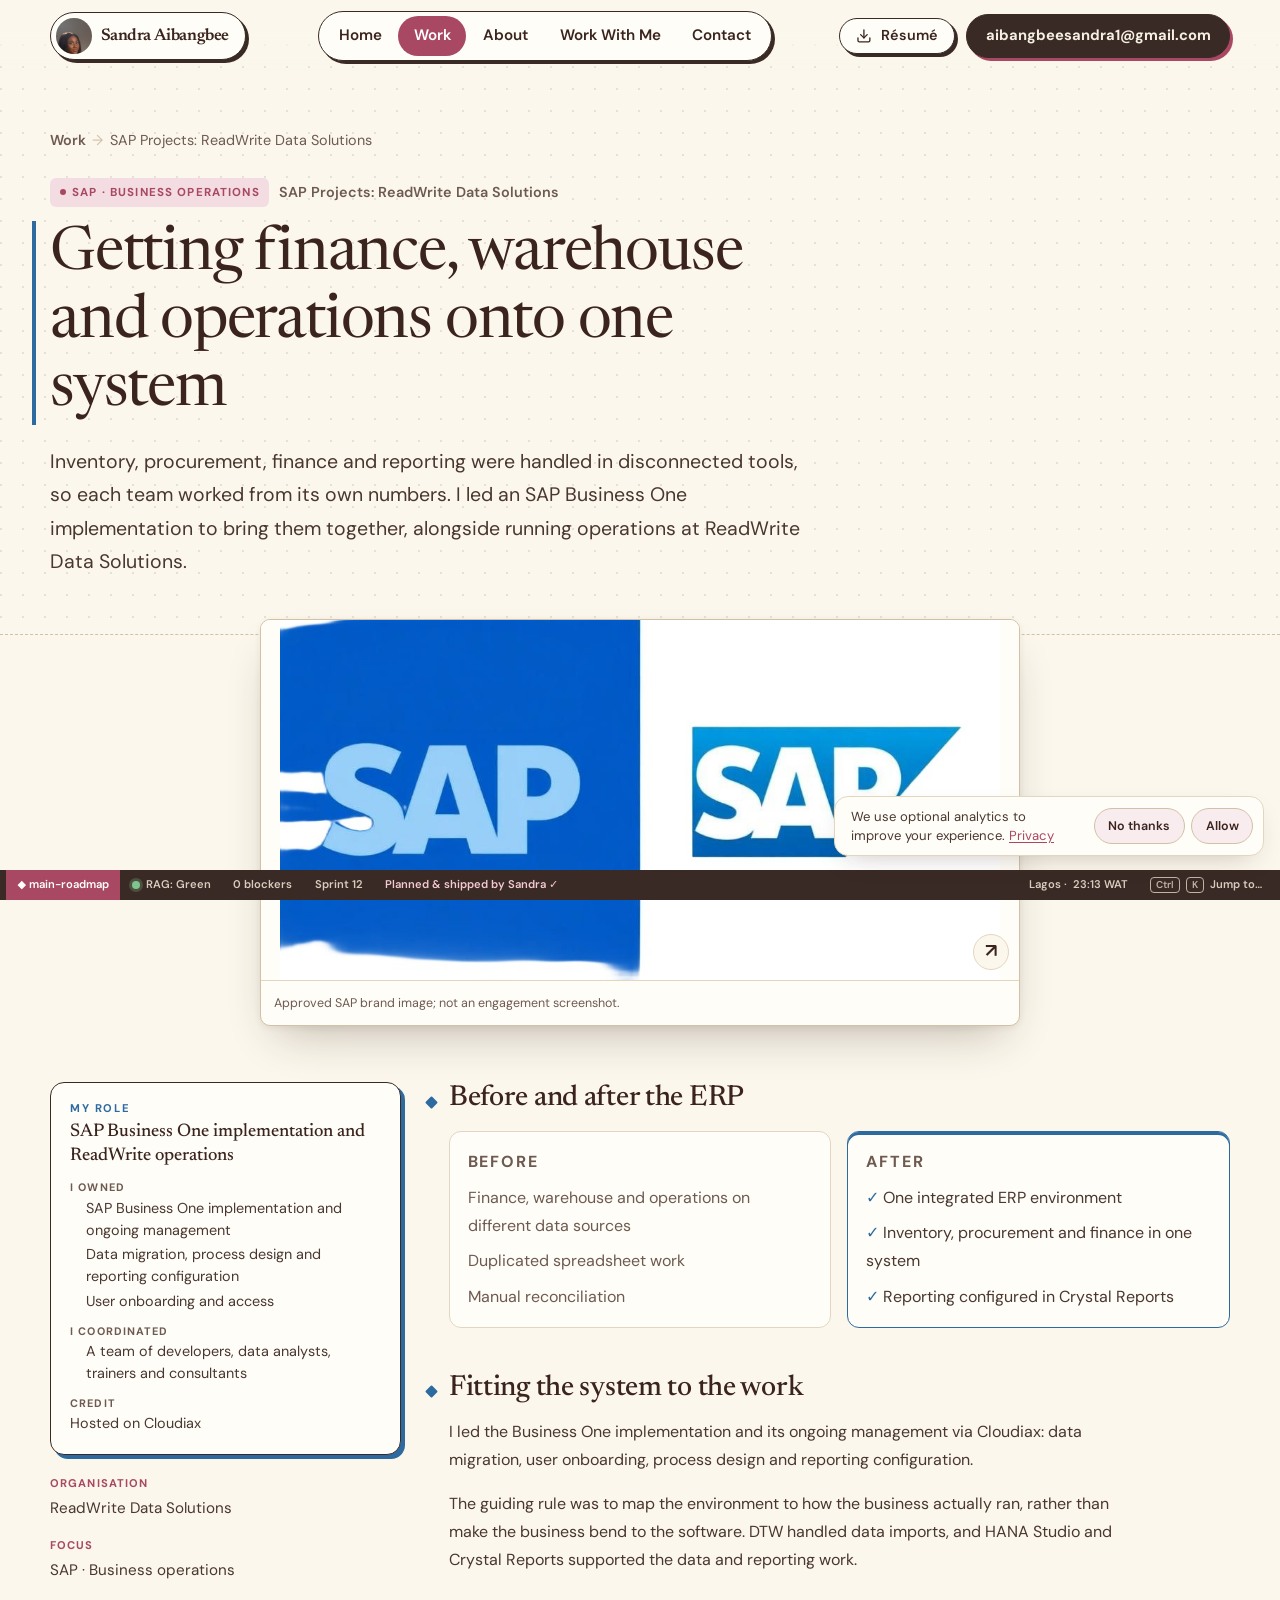
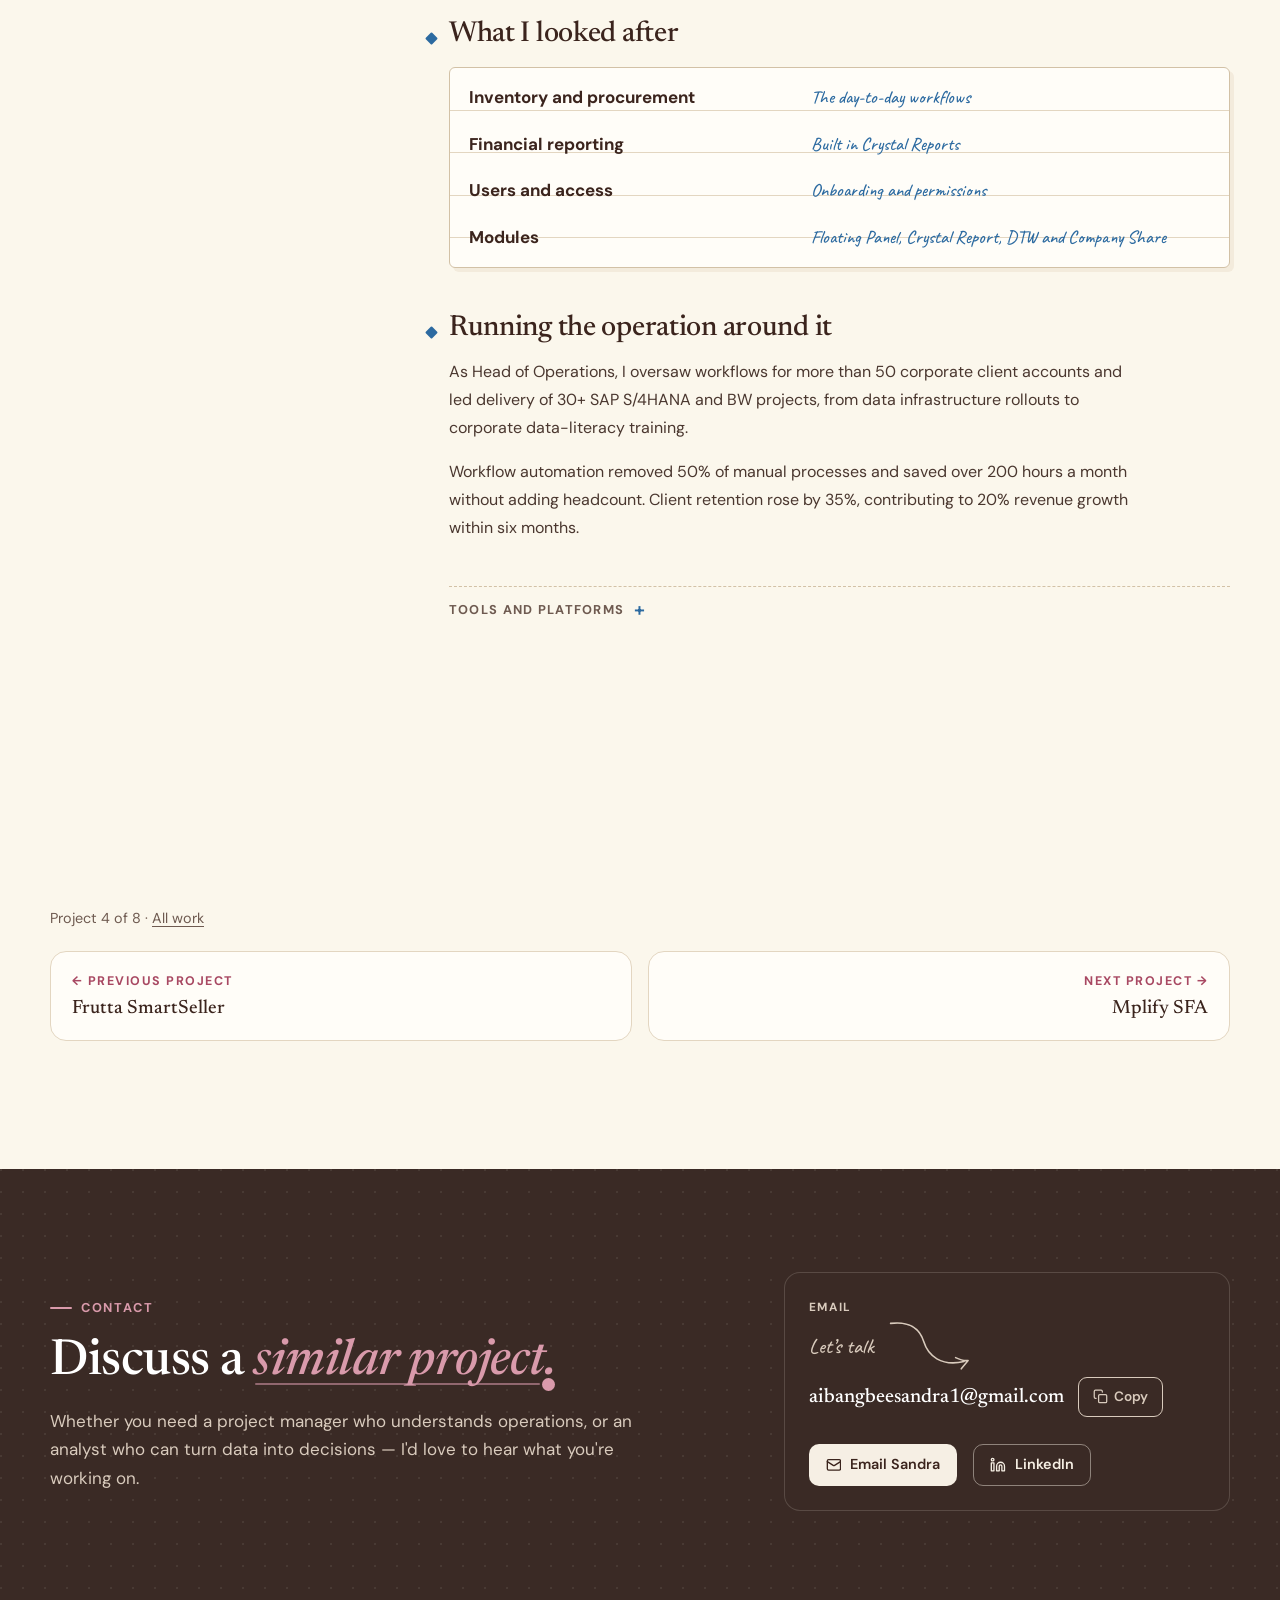
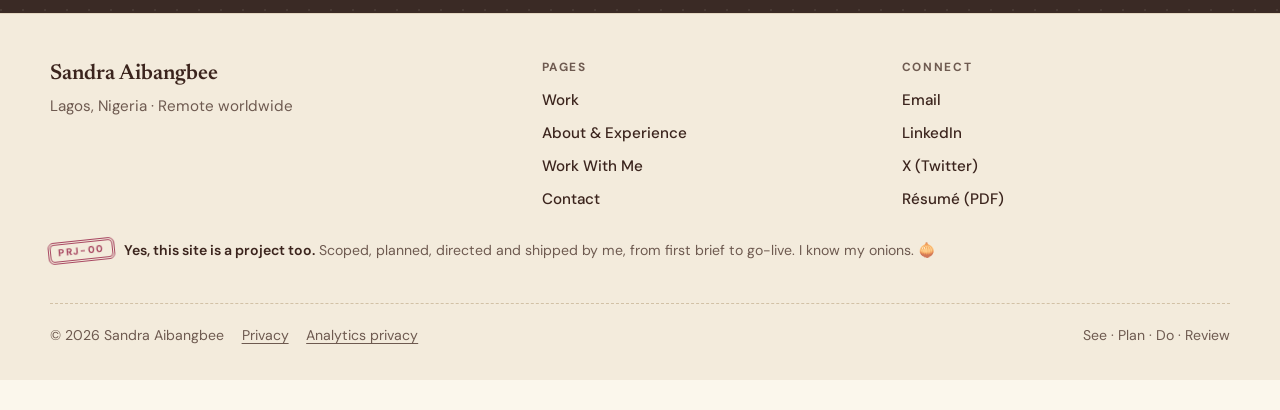
<file: work/sap-projects-readwrite/index.html>
<!doctype html>
<html lang="en">
<head>
  <meta charset="utf-8">
  <meta name="viewport" content="width=device-width, initial-scale=1">
  <title>SAP ERP Projects at ReadWrite | Sandra Aibangbee</title>
  <meta name="description" content="How Sandra Aibangbee led an SAP Business One implementation via Cloudiax and ran operations at ReadWrite Data Solutions across SAP projects and client accounts.">
  <meta name="theme-color" content="#fbf7ec">
  <meta property="og:type" content="article">
  <meta property="og:title" content="SAP ERP Projects at ReadWrite | Sandra Aibangbee">
  <meta name="twitter:card" content="summary_large_image">
  <meta name="twitter:creator" content="@i_am_san_dra">
  <meta property="og:description" content="How Sandra Aibangbee led an SAP Business One implementation via Cloudiax and ran operations at ReadWrite Data Solutions across SAP projects and client accounts.">
  <meta property="og:url" content="https://sandraaibangbee.com/work/sap-projects-readwrite/">
  <meta property="og:site_name" content="Sandra Aibangbee">
  <meta property="og:locale" content="en_GB">
  <meta property="og:image" content="https://sandraaibangbee.com/assets/images/share/sap-projects-readwrite.jpg">
  <meta property="og:image:width" content="1200">
  <meta property="og:image:height" content="630">
  <meta property="og:image:alt" content="SAP Projects case study by Sandra Aibangbee">
  <link rel="canonical" href="https://sandraaibangbee.com/work/sap-projects-readwrite/">
  <link rel="image_src" href="/assets/images/share/sap-projects-readwrite.jpg">
  <link rel="icon" href="/favicon.svg" type="image/svg+xml">
  <link rel="icon" href="/favicon-48.png" sizes="48x48" type="image/png">
  <link rel="apple-touch-icon" href="/apple-touch-icon.png">
  <link rel="preconnect" href="https://fonts.googleapis.com">
  <link rel="preconnect" href="https://fonts.gstatic.com" crossorigin>
  <link rel="preload" as="style" href="https://fonts.googleapis.com/css2?family=Caveat:wght@500&family=DM+Sans:opsz,wght@9..40,400;9..40,500;9..40,600;9..40,700&family=Newsreader:ital,opsz,wght@0,6..72,400;0,6..72,500;0,6..72,600;1,6..72,400&display=swap" onload="this.onload=null;this.rel='stylesheet'">
  <noscript><link rel="stylesheet" href="https://fonts.googleapis.com/css2?family=Caveat:wght@500&family=DM+Sans:opsz,wght@9..40,400;9..40,500;9..40,600;9..40,700&family=Newsreader:ital,opsz,wght@0,6..72,400;0,6..72,500;0,6..72,600;1,6..72,400&display=swap"></noscript>
  <link rel="stylesheet" href="/css/styles.css?v=1ca69a48e0">
  <script>
    document.documentElement.classList.add('js');
    setTimeout(function () { var r = document.documentElement; if (!r.classList.contains('ready')) r.classList.remove('js'); }, 2500);
    try { sessionStorage.setItem('sa-intro-seen', '1'); } catch (e) {}
  </script>
  <script src="/js/main.js?v=22766606d0" defer></script>
  <script type="application/ld+json">{"@context":"https://schema.org","@graph":[{"@id":"https://sandraaibangbee.com/work/sap-projects-readwrite/#webpage","url":"https://sandraaibangbee.com/work/sap-projects-readwrite/","name":"SAP ERP Projects at ReadWrite | Sandra Aibangbee","description":"How Sandra Aibangbee led an SAP Business One implementation via Cloudiax and ran operations at ReadWrite Data Solutions across SAP projects and client accounts.","isPartOf":{"@id":"https://sandraaibangbee.com/#website"},"inLanguage":"en","@type":"WebPage","mainEntity":{"@id":"https://sandraaibangbee.com/work/sap-projects-readwrite/#project"}},{"@type":"CreativeWork","@id":"https://sandraaibangbee.com/work/sap-projects-readwrite/#project","name":"SAP Projects","description":"How Sandra Aibangbee led an SAP Business One implementation via Cloudiax and ran operations at ReadWrite Data Solutions across SAP projects and client accounts.","url":"https://sandraaibangbee.com/work/sap-projects-readwrite/","image":"https://sandraaibangbee.com/assets/images/share/sap-projects-readwrite.jpg","creator":{"@id":"https://sandraaibangbee.com/#person"},"keywords":"SAP Business One, ERP implementation, Programme delivery, Business operations","inLanguage":"en","headline":"Getting finance, warehouse and operations onto one system"},{"@type":"BreadcrumbList","itemListElement":[{"@type":"ListItem","position":1,"name":"Home","item":"https://sandraaibangbee.com/"},{"@type":"ListItem","position":2,"name":"Work","item":"https://sandraaibangbee.com/work/"},{"@type":"ListItem","position":3,"name":"SAP Projects","item":"https://sandraaibangbee.com/work/sap-projects-readwrite/"}]}]}</script>
<link rel="stylesheet" href="/css/analytics.css?v=5dab698b31">
<script defer src="/js/analytics.js?v=8cc0d5514f"></script>
</head>

<body>
  <svg xmlns="http://www.w3.org/2000/svg" style="display:none" aria-hidden="true">
    <symbol id="i-arrow-right" viewBox="0 0 24 24"><path d="M5 12h14"/><path d="m12 5 7 7-7 7"/></symbol>
    <symbol id="i-arrow-left" viewBox="0 0 24 24"><path d="M19 12H5"/><path d="m12 19-7-7 7-7"/></symbol>
    <symbol id="i-download" viewBox="0 0 24 24"><path d="M21 15v4a2 2 0 0 1-2 2H5a2 2 0 0 1-2-2v-4"/><path d="m7 10 5 5 5-5"/><path d="M12 15V3"/></symbol>
    <symbol id="i-menu" viewBox="0 0 24 24"><path d="M4 7h16"/><path d="M4 12h16"/><path d="M4 17h16"/></symbol>
    <symbol id="i-close" viewBox="0 0 24 24"><path d="M18 6 6 18"/><path d="m6 6 12 12"/></symbol>
    <symbol id="i-mail" viewBox="0 0 24 24"><rect width="20" height="16" x="2" y="4" rx="2"/><path d="m22 7-8.97 5.7a1.94 1.94 0 0 1-2.06 0L2 7"/></symbol>
    <symbol id="i-linkedin" viewBox="0 0 24 24"><path d="M16 8a6 6 0 0 1 6 6v7h-4v-7a2 2 0 0 0-4 0v7h-4v-7a6 6 0 0 1 6-6z"/><rect width="4" height="12" x="2" y="9"/><circle cx="4" cy="4" r="2"/></symbol>
    <symbol id="i-copy" viewBox="0 0 24 24"><rect width="13" height="13" x="9" y="9" rx="2"/><path d="M5 15H4a2 2 0 0 1-2-2V4a2 2 0 0 1 2-2h9a2 2 0 0 1 2 2v1"/></symbol>
    <symbol id="i-check" viewBox="0 0 24 24"><path d="M20 6 9 17l-5-5"/></symbol>
    <symbol id="i-zoom" viewBox="0 0 24 24"><circle cx="11" cy="11" r="7"/><path d="m21 21-4.3-4.3"/><path d="M11 8v6"/><path d="M8 11h6"/></symbol>
  </svg>

  <a class="skip-link" href="#main">Skip to content</a>

  <header class="site-header">
    <div class="container header-inner">
      <a class="brand" href="/" aria-label="Sandra Aibangbee — home">
        <img class="brand-photo" src="/assets/images/sandra-hero.jpg" alt="" width="36" height="36" decoding="async"><span class="brand-text"><span class="brand-name">Sandra Aibangbee</span></span>
      </a>
      <button class="nav-toggle" type="button" aria-expanded="false" aria-controls="site-nav">
        <svg class="icon icon-open" aria-hidden="true"><use href="#i-menu"/></svg>
        <svg class="icon icon-close" aria-hidden="true"><use href="#i-close"/></svg>
        <span class="visually-hidden">Menu</span>
      </button>
      <nav class="site-nav" id="site-nav" aria-label="Primary">
        <ul class="nav-list">
          <li><a href="/">Home</a></li>
          <li><a href="/work/" aria-current="page">Work</a></li>
          <li><a href="/about/">About</a></li>
          <li><a href="/work-with-me/">Work With Me</a></li>
          <li><a href="/contact/">Contact</a></li>
        </ul>
        <a class="btn btn-primary btn-sm nav-cta" href="/assets/Sandra-Aibangbee-Resume.pdf" download="Sandra-Aibangbee-Resume.pdf">
          <svg class="icon" aria-hidden="true"><use href="#i-download"/></svg> Résumé <span class="visually-hidden">(PDF download)</span>
        </a>
        <a class="nav-email" href="mailto:aibangbeesandra1@gmail.com"><span class="nav-email-full">aibangbeesandra1@gmail.com</span><span class="nav-email-short">Email me</span></a>
      </nav>
    </div>
  </header>

  <main id="main">
    <article class="project-showcase-page story-page" style="--accent:#2c6aa0"><header class="cs-head story-head dotgrid"><div class="container"><nav aria-label="Breadcrumb"><ol class="breadcrumb"><li><a href="/work/">Work</a></li><li aria-current="page">SAP Projects: ReadWrite Data Solutions</li></ol></nav><p class="story-project"><span class="tag">SAP · Business operations</span><span class="story-project-name">SAP Projects: ReadWrite Data Solutions</span></p><h1>Getting finance, warehouse and operations onto one system</h1><p class="lead">Inventory, procurement, finance and reporting were handled in disconnected tools, so each team worked from its own numbers. I led an SAP Business One implementation to bring them together, alongside running operations at ReadWrite Data Solutions.</p></div></header><div class="story-opening container"><figure class="project-reader-figure story-figure" data-gallery><a href="/assets/images/sap-readwrite-cover.jpg" data-gallery-item data-alt="Approved SAP brand artwork for the ReadWrite project showcase" data-caption="Approved SAP brand image; not an engagement screenshot." aria-label="Enlarge image: Approved SAP brand artwork for the ReadWrite project showcase"><img width="1024" height="512" decoding="async" src="/assets/images/sap-readwrite-cover.jpg" alt="Approved SAP brand artwork for the ReadWrite project showcase" loading="lazy"><span class="reader-image-action" aria-hidden="true">↗</span></a><figcaption>Approved SAP brand image; not an engagement screenshot.</figcaption></figure></div><section class="section story-body"><div class="container"><div class="project-reading-grid"><aside class="project-reader-aside"><div class="story-role reveal"><p class="story-role-kicker">My role</p><p class="story-role-summary">SAP Business One implementation and ReadWrite operations</p><dl><div><dt>I owned</dt><dd><ul><li>SAP Business One implementation and ongoing management</li><li>Data migration, process design and reporting configuration</li><li>User onboarding and access</li></ul></dd></div><div><dt>I coordinated</dt><dd><ul><li>A team of developers, data analysts, trainers and consultants</li></ul></dd></div><div><dt>Credit</dt><dd>Hosted on Cloudiax</dd></div></dl></div><dl class="project-reader-facts"><div><dt>Organisation</dt><dd>ReadWrite Data Solutions</dd></div><div><dt>Focus</dt><dd>SAP · Business operations</dd></div></dl></aside><div class="project-reading-story"><section class="reveal project-reading-section story-compare" id="before-and-after-the-erp"><h2>Before and after the ERP</h2><div class="story-compare-grid"><div><p class="story-compare-label">Before</p><ul><li>Finance, warehouse and operations on different data sources</li><li>Duplicated spreadsheet work</li><li>Manual reconciliation</li></ul></div><div><p class="story-compare-label">After</p><ul><li>One integrated ERP environment</li><li>Inventory, procurement and finance in one system</li><li>Reporting configured in Crystal Reports</li></ul></div></div></section><section class="reveal project-reading-section" id="fitting-the-system-to-the-work"><h2>Fitting the system to the work</h2><p>I led the Business One implementation and its ongoing management via Cloudiax: data migration, user onboarding, process design and reporting configuration.</p><p>The guiding rule was to map the environment to how the business actually ran, rather than make the business bend to the software. DTW handled data imports, and HANA Studio and Crystal Reports supported the data and reporting work.</p></section><section class="reveal project-reading-section story-artifact" id="what-i-looked-after"><h2>What I looked after</h2><dl class="story-artifact-sheet"><div><dt>Inventory and procurement</dt><dd>The day-to-day workflows</dd></div><div><dt>Financial reporting</dt><dd>Built in Crystal Reports</dd></div><div><dt>Users and access</dt><dd>Onboarding and permissions</dd></div><div><dt>Modules</dt><dd>Floating Panel, Crystal Report, DTW and Company Share</dd></div></dl></section><section class="reveal project-reading-section" id="running-the-operation-around-it"><h2>Running the operation around it</h2><p>As Head of Operations, I oversaw workflows for more than 50 corporate client accounts and led delivery of 30+ SAP S/4HANA and BW projects, from data infrastructure rollouts to corporate data-literacy training.</p><p>Workflow automation removed 50% of manual processes and saved over 200 hours a month without adding headcount. Client retention rose by 35%, contributing to 20% revenue growth within six months.</p></section><section class="reveal project-reading-section story-more" id="tools-and-platforms"><details><summary><h2>Tools and platforms</h2></summary><ul><li>SAP Business One</li><li>HANA Studio</li><li>Crystal Reports</li><li>Cloudiax</li><li>DTW</li></ul></details></section></div></div></div></section></article>

    <nav class="section" aria-label="More projects"><div class="container"><p class="project-position">Project 4 of 8 · <a href="/work/">All work</a></p><div class="pager"><a href="/work/frutta-smart-seller/"><span class="dir">← Previous project</span><span class="t">Frutta SmartSeller</span></a><a class="next" href="/work/mplify-sfa/"><span class="dir">Next project →</span><span class="t">Mplify SFA</span></a></div></div></nav>

    <section class="cta-band" aria-labelledby="cta-heading">
      <div class="container cta-inner">
        <div>
          <p class="kicker kicker--light">Contact</p>
          <h2 id="cta-heading">Discuss a <span class="em-link">similar project.</span></h2>
          <p>Whether you need a project manager who understands operations, or an analyst who can turn data into decisions — I'd love to hear what you're working on.</p>
        </div>
        <div class="cta-card">
          <span class="label">Email</span><span class="ink-cue ink-cue--contact reveal" aria-hidden="true"><span>Let’s talk</span><svg viewBox="0 0 132 58" fill="none"><path class="ink-stroke" pathLength="1" d="M5 12 C28 2 46 7 57 24 S90 51 119 35 M106 33 Q118 35 124 32 L118 46"/></svg></span>
          <div class="email-row">
            <a class="email-addr" href="mailto:aibangbeesandra1@gmail.com">aibangbeesandra1@gmail.com</a>
            <button class="copy-btn" type="button" data-copy="aibangbeesandra1@gmail.com" aria-describedby="copy-status-cs">
              <svg class="icon i-copy" aria-hidden="true"><use href="#i-copy"/></svg><svg class="icon i-check" aria-hidden="true"><use href="#i-check"/></svg>
              <span class="label-text">Copy</span><span class="visually-hidden"> email address</span>
            </button>
          </div>
          <p class="copy-status" id="copy-status-cs" role="status" aria-live="polite"></p>
          <div class="btn-row">
            <a class="btn btn-light btn-sm" href="mailto:aibangbeesandra1@gmail.com"><svg class="icon" aria-hidden="true"><use href="#i-mail"/></svg> Email Sandra</a>
            <a class="btn btn-outline-light btn-sm" href="https://www.linkedin.com/in/sandraaibangbee" target="_blank" rel="noopener noreferrer"><svg class="icon" aria-hidden="true"><use href="#i-linkedin"/></svg> LinkedIn <span class="visually-hidden">(opens in a new tab)</span></a>
          </div>
        </div>
      </div>
    </section>
  </main>

  <footer class="site-footer">
    <div class="container">
      <div class="footer-grid">
        <div>
          <p class="footer-brand">Sandra Aibangbee</p>
          <p class="muted">Lagos, Nigeria · Remote worldwide</p>
        </div>
        <div>
          <h2>Pages</h2>
          <ul class="footer-links">
            <li><a href="/work/">Work</a></li>
            <li><a href="/about/">About &amp; Experience</a></li>
            <li><a href="/work-with-me/">Work With Me</a></li>
            <li><a href="/contact/">Contact</a></li>
          </ul>
        </div>
        <div>
          <h2>Connect</h2>
          <ul class="footer-links">
            <li><a href="mailto:aibangbeesandra1@gmail.com">Email</a></li>
            <li><a href="https://www.linkedin.com/in/sandraaibangbee" target="_blank" rel="noopener noreferrer">LinkedIn <span class="visually-hidden">(opens in a new tab)</span></a></li>
            <li><a href="https://x.com/i_am_san_dra" target="_blank" rel="noopener noreferrer">X (Twitter) <span class="visually-hidden">(opens in a new tab)</span></a></li>
            <li><a href="/assets/Sandra-Aibangbee-Resume.pdf" download="Sandra-Aibangbee-Resume.pdf">Résumé (PDF)</a></li>
          </ul>
        </div>
      </div>
      <div class="made-by"><span class="made-by-stamp" aria-hidden="true">PRJ-00</span><p><b>Yes, this site is a project too.</b> Scoped, planned, directed and shipped by me, from first brief to go-live. I know my onions. <span aria-hidden="true">🧅</span></p></div>
      <div class="footer-bottom">
        <span class="footer-legal"><span>© <span id="year">2026</span> Sandra Aibangbee</span><a class="analytics-policy-link" href="/privacy/">Privacy</a></span>
        <span>See · Plan · Do · Review</span>
      </div>
    </div></footer>
<div class="pm-statusbar" aria-label="Site status" role="contentinfo">
  <span class="sb-item sb-branch">◆ main-roadmap</span>
  <span class="sb-item"><i class="sb-dot"></i>RAG: Green</span>
  <span class="sb-item sb-hide-sm">0 blockers</span>
  <span class="sb-item sb-hide-sm">Sprint 12</span>
  <span class="sb-item sb-hide-sm sb-made">Planned &amp; shipped by Sandra ✓</span>
  <span class="sb-spacer"></span>
  <span class="sb-item sb-hide-sm">Lagos · <span data-wat-clock>WAT</span></span>
  <button class="sb-item sb-cmd" type="button" data-cmd-open><kbd>Ctrl</kbd><kbd>K</kbd> Jump to…</button>
</div>
<dialog class="cmd-palette" data-cmd aria-label="Jump to a page">
  <div class="cmd-box">
    <label class="cmd-input"><span aria-hidden="true">›</span><input type="text" placeholder="Type a page or project…" data-cmd-input aria-label="Search pages and projects" autocomplete="off"></label>
    <ul class="cmd-list" data-cmd-list>
      <li><a href="/"><span>Home</span><small>page</small></a></li>
      <li><a href="/work/"><span>All work</span><small>page</small></a></li>
      <li><a href="/about/"><span>About & experience</span><small>page</small></a></li>
      <li><a href="/work-with-me/"><span>Work with me</span><small>page</small></a></li>
      <li><a href="/contact/"><span>Contact</span><small>page</small></a></li>
      <li><a href="/assets/Sandra-Aibangbee-Resume.pdf" download><span>Résumé (PDF)</span><small>file</small></a></li>
      <li><a href="/work/frutta-smart-seller/"><span>Frutta SmartSeller</span><small>project</small></a></li>
      <li><a href="/work/frutta-secondary-sales-dashboard/"><span>Frutta Sales Dashboard</span><small>project</small></a></li>
      <li><a href="/work/girl-power-foundation/"><span>Girl Power Foundation</span><small>project</small></a></li>
      <li><a href="/work/tolaram-sfa/"><span>Tolaram SFA</span><small>project</small></a></li>
      <li><a href="/work/sap-projects-readwrite/"><span>SAP Projects at ReadWrite</span><small>project</small></a></li>
      <li><a href="/work/mplify-sfa/"><span>Mplify SFA</span><small>project</small></a></li>
      <li><a href="/work/helpapp-africa/"><span>HelpApp Africa</span><small>project</small></a></li>
      <li><a href="/work/munch-it-brand-activation/"><span>Munch It Brand Activation</span><small>project</small></a></li>
      <li><a href="mailto:aibangbeesandra1@gmail.com"><span>Email Sandra</span><small>action</small></a></li>
      <li><a href="https://www.linkedin.com/in/sandraaibangbee" target="_blank" rel="noopener noreferrer"><span>LinkedIn</span><small>link</small></a></li>
    </ul>
    <p class="cmd-hint"><kbd>↑</kbd><kbd>↓</kbd> move · <kbd>Enter</kbd> open · <kbd>Esc</kbd> close</p>
  </div>
</dialog>

</body>
</html>
</file>
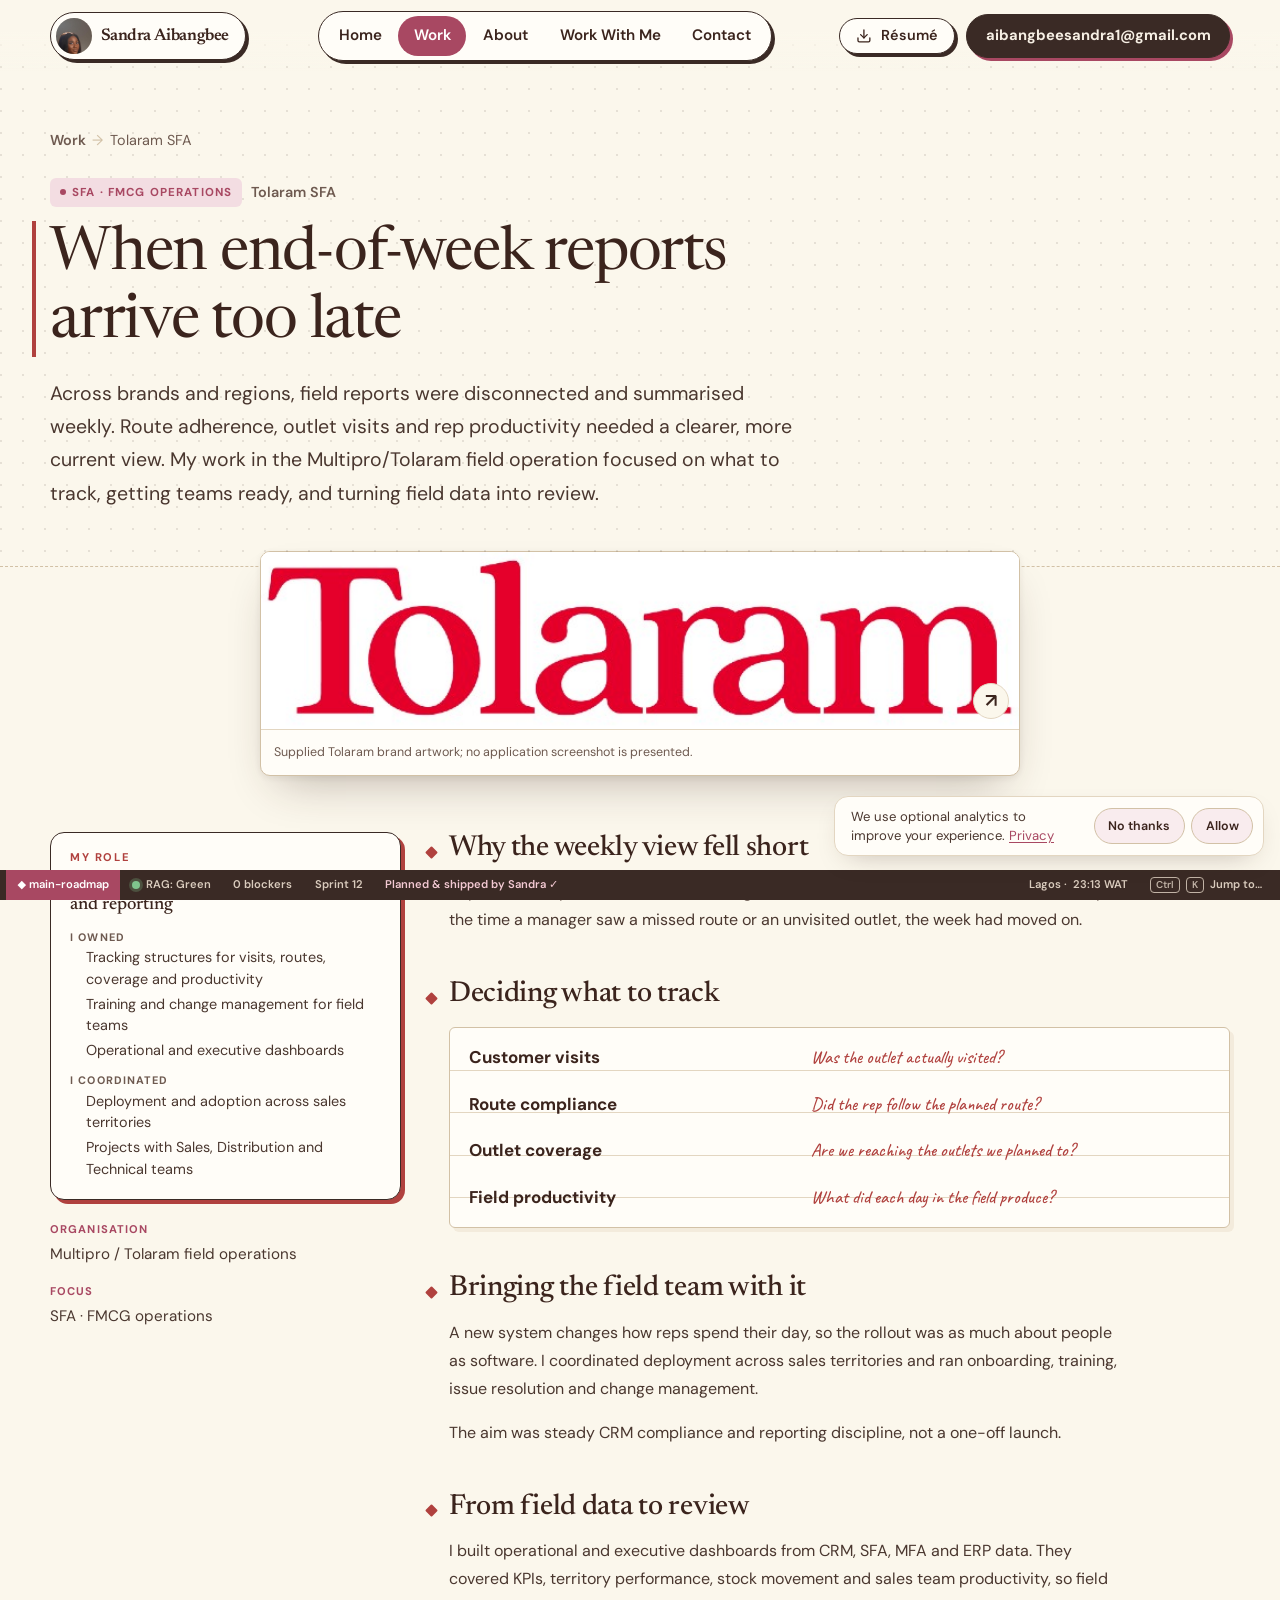
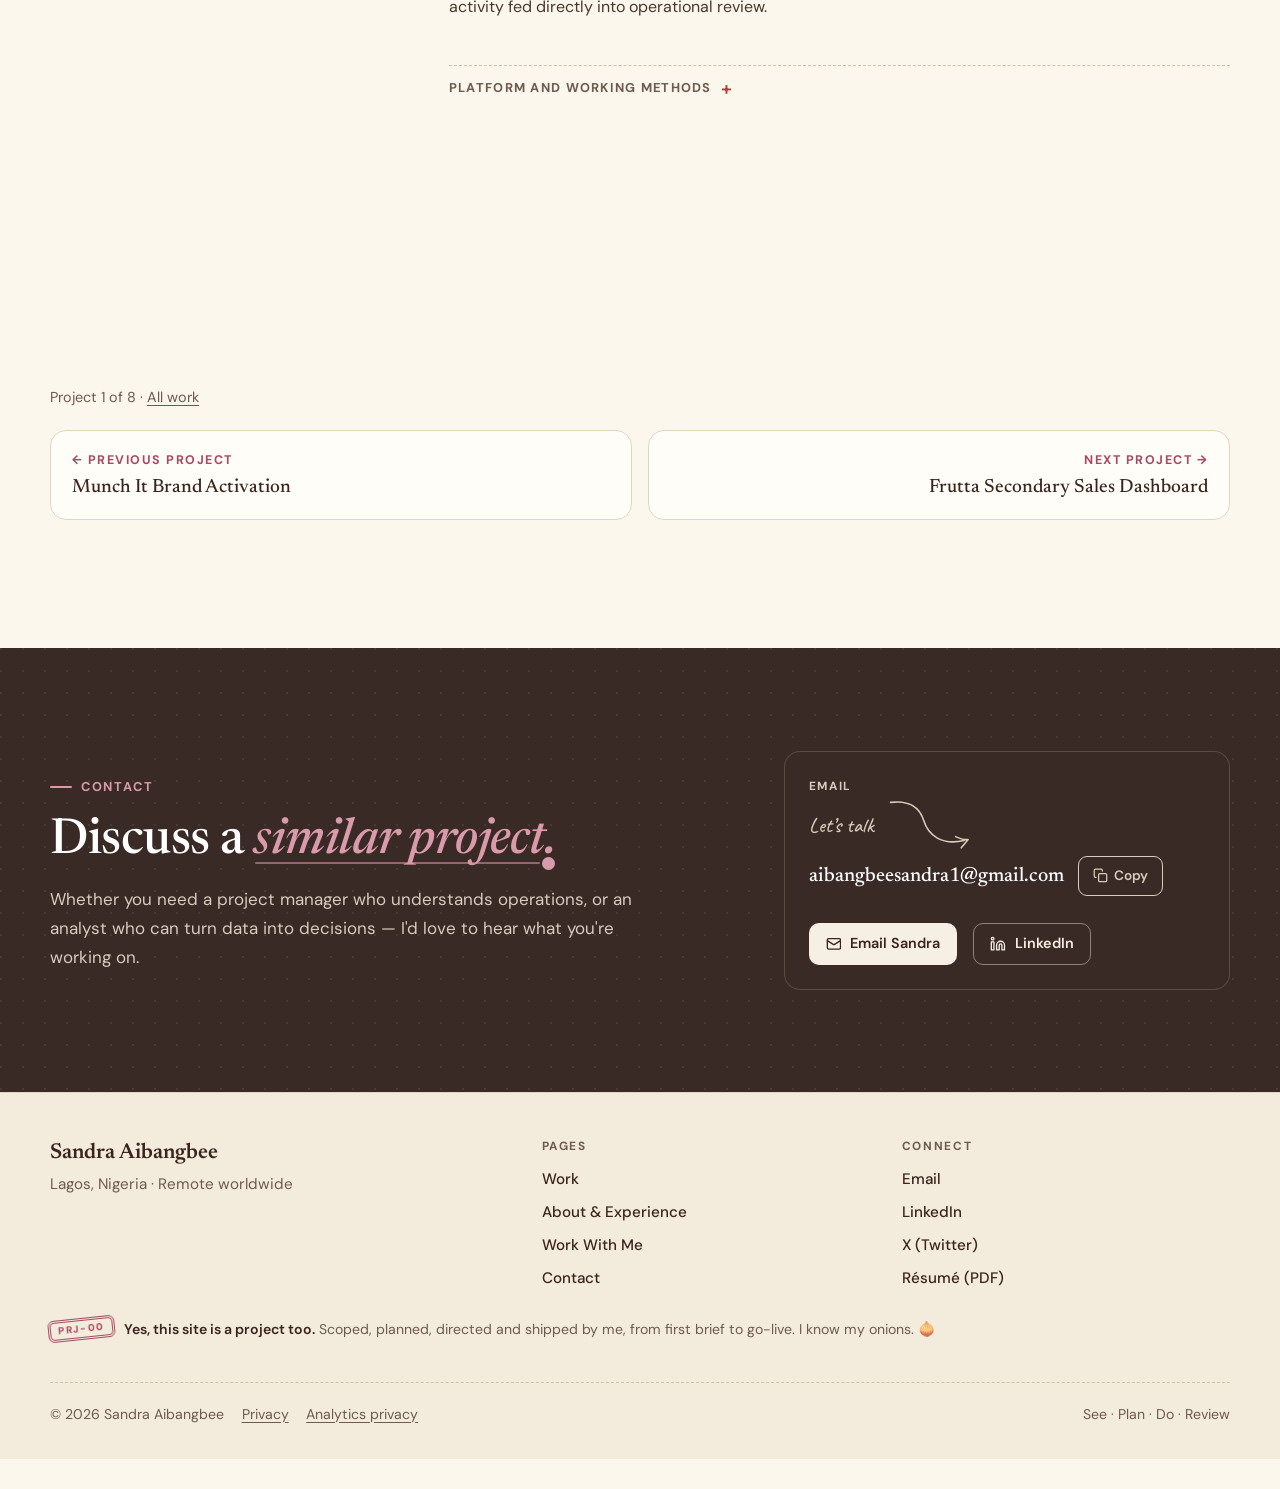
<file: work/tolaram-sfa/index.html>
<!doctype html>
<html lang="en">
<head>
  <meta charset="utf-8">
  <meta name="viewport" content="width=device-width, initial-scale=1">
  <title>Tolaram SFA Implementation Case Study | Sandra Aibangbee</title>
  <meta name="description" content="Sandra Aibangbee’s CRM/SFA work in the Multipro/Tolaram field operation: tracking structures, rollout, training, change management and field reporting.">
  <meta name="theme-color" content="#fbf7ec">
  <meta property="og:type" content="article">
  <meta property="og:title" content="Tolaram SFA Implementation Case Study | Sandra Aibangbee">
  <meta name="twitter:card" content="summary_large_image">
  <meta name="twitter:creator" content="@i_am_san_dra">
  <meta property="og:description" content="Sandra Aibangbee’s CRM/SFA work in the Multipro/Tolaram field operation: tracking structures, rollout, training, change management and field reporting.">
  <meta property="og:url" content="https://sandraaibangbee.com/work/tolaram-sfa/">
  <meta property="og:site_name" content="Sandra Aibangbee">
  <meta property="og:locale" content="en_GB">
  <meta property="og:image" content="https://sandraaibangbee.com/assets/images/share/tolaram-sfa.jpg">
  <meta property="og:image:width" content="1200">
  <meta property="og:image:height" content="630">
  <meta property="og:image:alt" content="Tolaram SFA case study by Sandra Aibangbee">
  <link rel="canonical" href="https://sandraaibangbee.com/work/tolaram-sfa/">
  <link rel="image_src" href="/assets/images/share/tolaram-sfa.jpg">
  <link rel="icon" href="/favicon.svg" type="image/svg+xml">
  <link rel="icon" href="/favicon-48.png" sizes="48x48" type="image/png">
  <link rel="apple-touch-icon" href="/apple-touch-icon.png">
  <link rel="preconnect" href="https://fonts.googleapis.com">
  <link rel="preconnect" href="https://fonts.gstatic.com" crossorigin>
  <link rel="preload" as="style" href="https://fonts.googleapis.com/css2?family=Caveat:wght@500&family=DM+Sans:opsz,wght@9..40,400;9..40,500;9..40,600;9..40,700&family=Newsreader:ital,opsz,wght@0,6..72,400;0,6..72,500;0,6..72,600;1,6..72,400&display=swap" onload="this.onload=null;this.rel='stylesheet'">
  <noscript><link rel="stylesheet" href="https://fonts.googleapis.com/css2?family=Caveat:wght@500&family=DM+Sans:opsz,wght@9..40,400;9..40,500;9..40,600;9..40,700&family=Newsreader:ital,opsz,wght@0,6..72,400;0,6..72,500;0,6..72,600;1,6..72,400&display=swap"></noscript>
  <link rel="stylesheet" href="/css/styles.css?v=1ca69a48e0">
  <script>
    document.documentElement.classList.add('js');
    setTimeout(function () { var r = document.documentElement; if (!r.classList.contains('ready')) r.classList.remove('js'); }, 2500);
    try { sessionStorage.setItem('sa-intro-seen', '1'); } catch (e) {}
  </script>
  <script src="/js/main.js?v=22766606d0" defer></script>
  <script type="application/ld+json">{"@context":"https://schema.org","@graph":[{"@id":"https://sandraaibangbee.com/work/tolaram-sfa/#webpage","url":"https://sandraaibangbee.com/work/tolaram-sfa/","name":"Tolaram SFA Implementation Case Study | Sandra Aibangbee","description":"Sandra Aibangbee’s CRM/SFA work in the Multipro/Tolaram field operation: tracking structures, rollout, training, change management and field reporting.","isPartOf":{"@id":"https://sandraaibangbee.com/#website"},"inLanguage":"en","@type":"WebPage","mainEntity":{"@id":"https://sandraaibangbee.com/work/tolaram-sfa/#project"}},{"@type":"CreativeWork","@id":"https://sandraaibangbee.com/work/tolaram-sfa/#project","name":"Tolaram SFA","description":"Sandra Aibangbee’s CRM/SFA work in the Multipro/Tolaram field operation: tracking structures, rollout, training, change management and field reporting.","url":"https://sandraaibangbee.com/work/tolaram-sfa/","image":"https://sandraaibangbee.com/assets/images/share/tolaram-sfa.jpg","creator":{"@id":"https://sandraaibangbee.com/#person"},"keywords":"Sales force automation, Route-to-market, Field sales operations, Change management","inLanguage":"en","headline":"When end-of-week reports arrive too late"},{"@type":"BreadcrumbList","itemListElement":[{"@type":"ListItem","position":1,"name":"Home","item":"https://sandraaibangbee.com/"},{"@type":"ListItem","position":2,"name":"Work","item":"https://sandraaibangbee.com/work/"},{"@type":"ListItem","position":3,"name":"Tolaram SFA","item":"https://sandraaibangbee.com/work/tolaram-sfa/"}]}]}</script>
<link rel="stylesheet" href="/css/analytics.css?v=5dab698b31">
<script defer src="/js/analytics.js?v=8cc0d5514f"></script>
</head>

<body>
  <svg xmlns="http://www.w3.org/2000/svg" style="display:none" aria-hidden="true">
    <symbol id="i-arrow-right" viewBox="0 0 24 24"><path d="M5 12h14"/><path d="m12 5 7 7-7 7"/></symbol>
    <symbol id="i-arrow-left" viewBox="0 0 24 24"><path d="M19 12H5"/><path d="m12 19-7-7 7-7"/></symbol>
    <symbol id="i-download" viewBox="0 0 24 24"><path d="M21 15v4a2 2 0 0 1-2 2H5a2 2 0 0 1-2-2v-4"/><path d="m7 10 5 5 5-5"/><path d="M12 15V3"/></symbol>
    <symbol id="i-menu" viewBox="0 0 24 24"><path d="M4 7h16"/><path d="M4 12h16"/><path d="M4 17h16"/></symbol>
    <symbol id="i-close" viewBox="0 0 24 24"><path d="M18 6 6 18"/><path d="m6 6 12 12"/></symbol>
    <symbol id="i-mail" viewBox="0 0 24 24"><rect width="20" height="16" x="2" y="4" rx="2"/><path d="m22 7-8.97 5.7a1.94 1.94 0 0 1-2.06 0L2 7"/></symbol>
    <symbol id="i-linkedin" viewBox="0 0 24 24"><path d="M16 8a6 6 0 0 1 6 6v7h-4v-7a2 2 0 0 0-4 0v7h-4v-7a6 6 0 0 1 6-6z"/><rect width="4" height="12" x="2" y="9"/><circle cx="4" cy="4" r="2"/></symbol>
    <symbol id="i-copy" viewBox="0 0 24 24"><rect width="13" height="13" x="9" y="9" rx="2"/><path d="M5 15H4a2 2 0 0 1-2-2V4a2 2 0 0 1 2-2h9a2 2 0 0 1 2 2v1"/></symbol>
    <symbol id="i-check" viewBox="0 0 24 24"><path d="M20 6 9 17l-5-5"/></symbol>
    <symbol id="i-zoom" viewBox="0 0 24 24"><circle cx="11" cy="11" r="7"/><path d="m21 21-4.3-4.3"/><path d="M11 8v6"/><path d="M8 11h6"/></symbol>
  </svg>

  <a class="skip-link" href="#main">Skip to content</a>

  <header class="site-header">
    <div class="container header-inner">
      <a class="brand" href="/" aria-label="Sandra Aibangbee — home">
        <img class="brand-photo" src="/assets/images/sandra-hero.jpg" alt="" width="36" height="36" decoding="async"><span class="brand-text"><span class="brand-name">Sandra Aibangbee</span></span>
      </a>
      <button class="nav-toggle" type="button" aria-expanded="false" aria-controls="site-nav">
        <svg class="icon icon-open" aria-hidden="true"><use href="#i-menu"/></svg>
        <svg class="icon icon-close" aria-hidden="true"><use href="#i-close"/></svg>
        <span class="visually-hidden">Menu</span>
      </button>
      <nav class="site-nav" id="site-nav" aria-label="Primary">
        <ul class="nav-list">
          <li><a href="/">Home</a></li>
          <li><a href="/work/" aria-current="page">Work</a></li>
          <li><a href="/about/">About</a></li>
          <li><a href="/work-with-me/">Work With Me</a></li>
          <li><a href="/contact/">Contact</a></li>
        </ul>
        <a class="btn btn-primary btn-sm nav-cta" href="/assets/Sandra-Aibangbee-Resume.pdf" download="Sandra-Aibangbee-Resume.pdf">
          <svg class="icon" aria-hidden="true"><use href="#i-download"/></svg> Résumé <span class="visually-hidden">(PDF download)</span>
        </a>
        <a class="nav-email" href="mailto:aibangbeesandra1@gmail.com"><span class="nav-email-full">aibangbeesandra1@gmail.com</span><span class="nav-email-short">Email me</span></a>
      </nav>
    </div>
  </header>

  <main id="main">
    <article class="project-showcase-page story-page" style="--accent:#b0413e"><header class="cs-head story-head dotgrid"><div class="container"><nav aria-label="Breadcrumb"><ol class="breadcrumb"><li><a href="/work/">Work</a></li><li aria-current="page">Tolaram SFA</li></ol></nav><p class="story-project"><span class="tag">SFA · FMCG operations</span><span class="story-project-name">Tolaram SFA</span></p><h1>When end-of-week reports arrive too late</h1><p class="lead">Across brands and regions, field reports were disconnected and summarised weekly. Route adherence, outlet visits and rep productivity needed a clearer, more current view. My work in the Multipro/Tolaram field operation focused on what to track, getting teams ready, and turning field data into review.</p></div></header><div class="story-opening container"><figure class="project-reader-figure story-figure" data-gallery><a href="/assets/images/logos/tolaram.png" data-gallery-item data-alt="Supplied Tolaram wordmark" data-caption="Supplied Tolaram brand artwork; no application screenshot is presented." aria-label="Enlarge image: Supplied Tolaram wordmark"><img width="687" height="161" decoding="async" src="/assets/images/logos/tolaram.png" alt="Supplied Tolaram wordmark" loading="lazy"><span class="reader-image-action" aria-hidden="true">↗</span></a><figcaption>Supplied Tolaram brand artwork; no application screenshot is presented.</figcaption></figure></div><section class="section story-body"><div class="container"><div class="project-reading-grid"><aside class="project-reader-aside"><div class="story-role reveal"><p class="story-role-kicker">My role</p><p class="story-role-summary">CRM/SFA rollout, tracking structures and reporting</p><dl><div><dt>I owned</dt><dd><ul><li>Tracking structures for visits, routes, coverage and productivity</li><li>Training and change management for field teams</li><li>Operational and executive dashboards</li></ul></dd></div><div><dt>I coordinated</dt><dd><ul><li>Deployment and adoption across sales territories</li><li>Projects with Sales, Distribution and Technical teams</li></ul></dd></div></dl></div><dl class="project-reader-facts"><div><dt>Organisation</dt><dd>Multipro / Tolaram field operations</dd></div><div><dt>Focus</dt><dd>SFA · FMCG operations</dd></div></dl></aside><div class="project-reading-story"><section class="reveal project-reading-section" id="why-the-weekly-view-fell-short"><h2>Why the weekly view fell short</h2><p>Reports were split across brands and regions and arrived as end-of-week summaries. By the time a manager saw a missed route or an unvisited outlet, the week had moved on.</p></section><section class="reveal project-reading-section story-artifact" id="deciding-what-to-track"><h2>Deciding what to track</h2><dl class="story-artifact-sheet"><div><dt>Customer visits</dt><dd>Was the outlet actually visited?</dd></div><div><dt>Route compliance</dt><dd>Did the rep follow the planned route?</dd></div><div><dt>Outlet coverage</dt><dd>Are we reaching the outlets we planned to?</dd></div><div><dt>Field productivity</dt><dd>What did each day in the field produce?</dd></div></dl></section><section class="reveal project-reading-section" id="bringing-the-field-team-with-it"><h2>Bringing the field team with it</h2><p>A new system changes how reps spend their day, so the rollout was as much about people as software. I coordinated deployment across sales territories and ran onboarding, training, issue resolution and change management.</p><p>The aim was steady CRM compliance and reporting discipline, not a one-off launch.</p></section><section class="reveal project-reading-section" id="from-field-data-to-review"><h2>From field data to review</h2><p>I built operational and executive dashboards from CRM, SFA, MFA and ERP data. They covered KPIs, territory performance, stock movement and sales team productivity, so field activity fed directly into operational review.</p></section><section class="reveal project-reading-section story-more" id="platform-and-working-methods"><details><summary><h2>Platform and working methods</h2></summary><ul><li>Sales force automation</li><li>Route planning and outlet mapping</li><li>Field analytics and performance reporting</li></ul></details></section></div></div></div></section></article>

    <nav class="section" aria-label="More projects"><div class="container"><p class="project-position">Project 1 of 8 · <a href="/work/">All work</a></p><div class="pager"><a href="/work/munch-it-brand-activation/"><span class="dir">← Previous project</span><span class="t">Munch It Brand Activation</span></a><a class="next" href="/work/frutta-secondary-sales-dashboard/"><span class="dir">Next project →</span><span class="t">Frutta Secondary Sales Dashboard</span></a></div></div></nav>

    <section class="cta-band" aria-labelledby="cta-heading">
      <div class="container cta-inner">
        <div>
          <p class="kicker kicker--light">Contact</p>
          <h2 id="cta-heading">Discuss a <span class="em-link">similar project.</span></h2>
          <p>Whether you need a project manager who understands operations, or an analyst who can turn data into decisions — I'd love to hear what you're working on.</p>
        </div>
        <div class="cta-card">
          <span class="label">Email</span><span class="ink-cue ink-cue--contact reveal" aria-hidden="true"><span>Let’s talk</span><svg viewBox="0 0 132 58" fill="none"><path class="ink-stroke" pathLength="1" d="M5 12 C28 2 46 7 57 24 S90 51 119 35 M106 33 Q118 35 124 32 L118 46"/></svg></span>
          <div class="email-row">
            <a class="email-addr" href="mailto:aibangbeesandra1@gmail.com">aibangbeesandra1@gmail.com</a>
            <button class="copy-btn" type="button" data-copy="aibangbeesandra1@gmail.com" aria-describedby="copy-status-cs">
              <svg class="icon i-copy" aria-hidden="true"><use href="#i-copy"/></svg><svg class="icon i-check" aria-hidden="true"><use href="#i-check"/></svg>
              <span class="label-text">Copy</span><span class="visually-hidden"> email address</span>
            </button>
          </div>
          <p class="copy-status" id="copy-status-cs" role="status" aria-live="polite"></p>
          <div class="btn-row">
            <a class="btn btn-light btn-sm" href="mailto:aibangbeesandra1@gmail.com"><svg class="icon" aria-hidden="true"><use href="#i-mail"/></svg> Email Sandra</a>
            <a class="btn btn-outline-light btn-sm" href="https://www.linkedin.com/in/sandraaibangbee" target="_blank" rel="noopener noreferrer"><svg class="icon" aria-hidden="true"><use href="#i-linkedin"/></svg> LinkedIn <span class="visually-hidden">(opens in a new tab)</span></a>
          </div>
        </div>
      </div>
    </section>
  </main>

  <footer class="site-footer">
    <div class="container">
      <div class="footer-grid">
        <div>
          <p class="footer-brand">Sandra Aibangbee</p>
          <p class="muted">Lagos, Nigeria · Remote worldwide</p>
        </div>
        <div>
          <h2>Pages</h2>
          <ul class="footer-links">
            <li><a href="/work/">Work</a></li>
            <li><a href="/about/">About &amp; Experience</a></li>
            <li><a href="/work-with-me/">Work With Me</a></li>
            <li><a href="/contact/">Contact</a></li>
          </ul>
        </div>
        <div>
          <h2>Connect</h2>
          <ul class="footer-links">
            <li><a href="mailto:aibangbeesandra1@gmail.com">Email</a></li>
            <li><a href="https://www.linkedin.com/in/sandraaibangbee" target="_blank" rel="noopener noreferrer">LinkedIn <span class="visually-hidden">(opens in a new tab)</span></a></li>
            <li><a href="https://x.com/i_am_san_dra" target="_blank" rel="noopener noreferrer">X (Twitter) <span class="visually-hidden">(opens in a new tab)</span></a></li>
            <li><a href="/assets/Sandra-Aibangbee-Resume.pdf" download="Sandra-Aibangbee-Resume.pdf">Résumé (PDF)</a></li>
          </ul>
        </div>
      </div>
      <div class="made-by"><span class="made-by-stamp" aria-hidden="true">PRJ-00</span><p><b>Yes, this site is a project too.</b> Scoped, planned, directed and shipped by me, from first brief to go-live. I know my onions. <span aria-hidden="true">🧅</span></p></div>
      <div class="footer-bottom">
        <span class="footer-legal"><span>© <span id="year">2026</span> Sandra Aibangbee</span><a class="analytics-policy-link" href="/privacy/">Privacy</a></span>
        <span>See · Plan · Do · Review</span>
      </div>
    </div></footer>
<div class="pm-statusbar" aria-label="Site status" role="contentinfo">
  <span class="sb-item sb-branch">◆ main-roadmap</span>
  <span class="sb-item"><i class="sb-dot"></i>RAG: Green</span>
  <span class="sb-item sb-hide-sm">0 blockers</span>
  <span class="sb-item sb-hide-sm">Sprint 12</span>
  <span class="sb-item sb-hide-sm sb-made">Planned &amp; shipped by Sandra ✓</span>
  <span class="sb-spacer"></span>
  <span class="sb-item sb-hide-sm">Lagos · <span data-wat-clock>WAT</span></span>
  <button class="sb-item sb-cmd" type="button" data-cmd-open><kbd>Ctrl</kbd><kbd>K</kbd> Jump to…</button>
</div>
<dialog class="cmd-palette" data-cmd aria-label="Jump to a page">
  <div class="cmd-box">
    <label class="cmd-input"><span aria-hidden="true">›</span><input type="text" placeholder="Type a page or project…" data-cmd-input aria-label="Search pages and projects" autocomplete="off"></label>
    <ul class="cmd-list" data-cmd-list>
      <li><a href="/"><span>Home</span><small>page</small></a></li>
      <li><a href="/work/"><span>All work</span><small>page</small></a></li>
      <li><a href="/about/"><span>About & experience</span><small>page</small></a></li>
      <li><a href="/work-with-me/"><span>Work with me</span><small>page</small></a></li>
      <li><a href="/contact/"><span>Contact</span><small>page</small></a></li>
      <li><a href="/assets/Sandra-Aibangbee-Resume.pdf" download><span>Résumé (PDF)</span><small>file</small></a></li>
      <li><a href="/work/frutta-smart-seller/"><span>Frutta SmartSeller</span><small>project</small></a></li>
      <li><a href="/work/frutta-secondary-sales-dashboard/"><span>Frutta Sales Dashboard</span><small>project</small></a></li>
      <li><a href="/work/girl-power-foundation/"><span>Girl Power Foundation</span><small>project</small></a></li>
      <li><a href="/work/tolaram-sfa/"><span>Tolaram SFA</span><small>project</small></a></li>
      <li><a href="/work/sap-projects-readwrite/"><span>SAP Projects at ReadWrite</span><small>project</small></a></li>
      <li><a href="/work/mplify-sfa/"><span>Mplify SFA</span><small>project</small></a></li>
      <li><a href="/work/helpapp-africa/"><span>HelpApp Africa</span><small>project</small></a></li>
      <li><a href="/work/munch-it-brand-activation/"><span>Munch It Brand Activation</span><small>project</small></a></li>
      <li><a href="mailto:aibangbeesandra1@gmail.com"><span>Email Sandra</span><small>action</small></a></li>
      <li><a href="https://www.linkedin.com/in/sandraaibangbee" target="_blank" rel="noopener noreferrer"><span>LinkedIn</span><small>link</small></a></li>
    </ul>
    <p class="cmd-hint"><kbd>↑</kbd><kbd>↓</kbd> move · <kbd>Enter</kbd> open · <kbd>Esc</kbd> close</p>
  </div>
</dialog>

</body>
</html>
</file>
<file: css/styles.css>
/* =========================================================
   Sandra Aibangbee — Portfolio
   Direction: a working project board. Cream planner paper, dark brown ink,
   muted pink status colour; workflow connectors, milestone markers,
   board pins and annotated screenshots.
   ========================================================= */

:root {
  /* Palette */
  --paper:      #fbf7ec;
  --paper-2:    #f3ebdc;
  --surface:    #fffdf8;
  --ink-strong: #3b241d;   /* headings — 13:1 on paper */
  --ink:        #4a372f;   /* body — 10:1 */
  --muted:      #6e5a50;   /* secondary — 6:1 */
  --line:       #e3d6c1;
  --line-2:     #d2c1a6;
  --rose:       #a84862;   /* text-safe muted pink — 5.3:1 on paper */
  --rose-mid:   #d99aab;
  --rose-soft:  #f3dde2;
  --rose-wash:  #f9ecee;
  --sand:       #eadbc1;
  --cocoa:      #3a2a25;
  --on-dark:    #f6efe4;
  --on-dark-2:  #d9cbbd;

  /* Type */
  --font-display: "Newsreader", "Iowan Old Style", Georgia, serif;
  --font-body:    "DM Sans", "Segoe UI", system-ui, -apple-system, sans-serif;
  --font-note:    "Caveat", "Segoe Print", "Bradley Hand", cursive;

  /* Layout */
  --container: 1180px;
  --gutter: clamp(1rem, 4vw, 2.5rem);
  --section-y: clamp(4.5rem, 9vw, 7.5rem);
  --radius: 16px;
  --radius-sm: 10px;
  --shadow-sm: 0 1px 2px rgba(59, 36, 29, .06), 0 6px 18px -8px rgba(59, 36, 29, .18);
  --shadow-md: 0 2px 6px rgba(59, 36, 29, .07), 0 22px 44px -18px rgba(59, 36, 29, .32);
  --header-h: 72px;
  --ease: cubic-bezier(.2, .7, .2, 1);

  color-scheme: light;
}

/* ---------- Base ---------- */
*, *::before, *::after { box-sizing: border-box; }
html { scroll-behavior: smooth; scroll-padding-top: calc(var(--header-h) + 1rem); -webkit-text-size-adjust: 100%; }
body {
  margin: 0;
  background: var(--paper);
  color: var(--ink);
  font: 400 1.0625rem/1.7 var(--font-body);
  -webkit-font-smoothing: antialiased;
  overflow-x: hidden;
}
img, video, svg { display: block; max-width: 100%; }
img { height: auto; }
h1, h2, h3, h4 {
  margin: 0;
  font-family: var(--font-display);
  font-weight: 500;
  line-height: 1.12;
  color: var(--ink-strong);
  letter-spacing: -.01em;
}
h2 { font-size: clamp(2rem, 4.2vw, 3.1rem); }
h3 { font-size: 1.35rem; }
p { margin: 0 0 1rem; }
p:last-child { margin-bottom: 0; }
ul, ol { margin: 0; padding: 0; list-style: none; }
dl, dd { margin: 0; }
strong { color: var(--ink-strong); font-weight: 700; }
a { color: inherit; text-underline-offset: 3px; text-decoration-thickness: 1px; }
a:hover { color: var(--ink-strong); }
:focus-visible { outline: 3px solid var(--rose); outline-offset: 3px; border-radius: 6px; }
::selection { background: var(--rose-soft); color: var(--ink-strong); }

.container { width: 100%; max-width: calc(var(--container) + var(--gutter) * 2); margin-inline: auto; padding-inline: var(--gutter); }
.visually-hidden { position: absolute !important; width: 1px; height: 1px; padding: 0; margin: -1px; overflow: hidden; clip: rect(0 0 0 0); white-space: nowrap; border: 0; }
.skip-link { position: absolute; left: 1rem; top: -100px; z-index: 300; background: var(--ink-strong); color: #fff; padding: .6rem 1rem; border-radius: 8px; font-weight: 700; text-decoration: none; }
.skip-link:focus { top: 1rem; color: #fff; }
.icon { width: 1.1em; height: 1.1em; flex: none; fill: none; stroke: currentColor; stroke-width: 2; stroke-linecap: round; stroke-linejoin: round; }

/* planner dot-grid, used on selected surfaces */
.dotgrid {
  background-image: radial-gradient(circle at 1px 1px, rgba(59, 36, 29, .11) 1px, transparent 1.4px);
  background-size: 22px 22px;
}

/* ---------- Text helpers ---------- */
.kicker {
  display: inline-flex; align-items: center; gap: .55rem;
  margin: 0 0 1rem;
  font-size: .8rem; font-weight: 700; letter-spacing: .14em; text-transform: uppercase;
  color: var(--rose);
}
.kicker::before { content: ""; width: 22px; height: 2px; border-radius: 2px; background: currentColor; }
.kicker--light { color: var(--rose-mid); }
.note { font-family: var(--font-note); font-size: 1.35rem; line-height: 1.2; color: var(--rose); }
.lead { font-size: clamp(1.08rem, 1.6vw, 1.22rem); color: var(--ink); }
.muted { color: var(--muted); }
.label {
  display: block; margin-bottom: .45rem;
  font-size: .74rem; font-weight: 700; letter-spacing: .14em; text-transform: uppercase; color: var(--muted);
}
/* emphasis: italic pink with a connector underline ending in a milestone dot */
.em-link { position: relative; font-style: italic; color: var(--rose); white-space: nowrap; }
.em-link::after {
  content: ""; position: absolute; left: .04em; right: .3em; bottom: .04em; height: 2px;
  background: currentColor; border-radius: 2px; opacity: .55;
}
.em-link::before {
  content: ""; position: absolute; right: 0; bottom: -.08em; width: .26em; height: .26em;
  border-radius: 50%; background: currentColor;
}

/* ---------- Buttons ---------- */
.btn {
  display: inline-flex; align-items: center; justify-content: center; gap: .55rem;
  min-height: 48px; padding: .75rem 1.35rem;
  border: 1.5px solid transparent; border-radius: 12px;
  font: 600 .98rem/1.2 var(--font-body);
  text-decoration: none; cursor: pointer;
  transition: background-color .18s ease, color .18s ease, border-color .18s ease, box-shadow .18s ease, transform .12s ease;
}
.btn:active { transform: translateY(1px) scale(.985); }
.btn-primary { background: var(--ink-strong); color: var(--on-dark); box-shadow: 0 6px 0 -2px var(--rose-mid); }
.btn-primary:hover { background: #4f3027; color: #fff; box-shadow: 0 8px 0 -2px var(--rose-mid); }
.btn-primary:active { box-shadow: 0 2px 0 -1px var(--rose-mid); }
.btn-ghost { border-color: var(--line-2); color: var(--ink-strong); background: var(--surface); }
.btn-ghost:hover { border-color: var(--ink-strong); color: var(--ink-strong); }
.btn-light { background: var(--on-dark); color: var(--ink-strong); }
.btn-light:hover { background: #fff; color: var(--ink-strong); }
.btn-outline-light { border-color: rgba(246, 239, 228, .45); color: var(--on-dark); }
.btn-outline-light:hover { border-color: var(--on-dark); background: rgba(255, 255, 255, .06); color: #fff; }
.btn-sm { min-height: 42px; padding: .5rem 1rem; font-size: .9rem; border-radius: 10px; }
.btn-row { display: flex; flex-wrap: wrap; align-items: center; gap: .8rem 1rem; }
.text-link {
  display: inline-flex; align-items: center; gap: .4rem;
  font-weight: 700; color: var(--ink-strong); text-decoration: none;
  border-bottom: 2px solid var(--rose-mid); padding-bottom: 2px;
  transition: border-color .18s ease, gap .18s ease;
}
.text-link:hover { border-color: var(--rose); gap: .6rem; }

/* ---------- Chips & tags ---------- */
.chips { display: flex; flex-wrap: wrap; gap: .45rem; }
.chips li, .chip {
  display: inline-flex; align-items: center;
  padding: .3rem .75rem; border: 1px solid var(--line); border-radius: 999px;
  background: var(--surface); font-size: .86rem; font-weight: 500; color: var(--ink); line-height: 1.45;
}
.tag {
  display: inline-flex; align-items: center; gap: .4rem;
  padding: .28rem .6rem; border-radius: 6px;
  font-size: .72rem; font-weight: 700; letter-spacing: .1em; text-transform: uppercase;
  background: var(--rose-soft); color: var(--rose);
}
.tag::before { content: ""; width: 6px; height: 6px; border-radius: 50%; background: currentColor; }
.tag--sand { background: var(--sand); color: #6a4a2c; }

.tick-list { display: grid; gap: .55rem; }
.tick-list li { position: relative; padding-left: 1.6rem; }
.tick-list li::before {
  content: ""; position: absolute; left: .15rem; top: .62em;
  width: .7rem; height: .7rem; border-radius: 50%;
  border: 2px solid var(--rose); background: var(--surface);
}

/* ---------- Header ---------- */
.site-header {
  position: fixed; inset: 0 0 auto; z-index: 50;
  background: rgba(251, 247, 236, .92);
  -webkit-backdrop-filter: blur(10px); backdrop-filter: blur(10px);
  border-bottom: 1px solid transparent;
  transition: border-color .25s ease, box-shadow .25s ease;
}
.site-header.is-scrolled { border-bottom-color: var(--line); box-shadow: 0 8px 22px -18px rgba(59, 36, 29, .5); }
.header-inner { display: flex; align-items: center; justify-content: space-between; gap: 1rem; min-height: var(--header-h); }
.brand { display: inline-flex; align-items: center; gap: .7rem; color: var(--ink-strong); text-decoration: none; }

.brand-text { display: grid; line-height: 1.1; }
.brand-name { font: 600 1.12rem/1.1 var(--font-display); }

.site-nav { display: flex; align-items: center; gap: 1.25rem; }
.nav-list { display: flex; align-items: center; gap: .15rem; }
.nav-list a {
  position: relative; display: block; padding: .55rem .8rem; border-radius: 10px;
  font-size: .95rem; font-weight: 600; color: var(--muted); text-decoration: none;
  transition: color .18s ease, background-color .18s ease;
}
.nav-list a:hover { color: var(--ink-strong); background: var(--rose-wash); }
.nav-list a[aria-current="page"] { color: var(--ink-strong); }
.nav-list a[aria-current="page"]::after {
  content: ""; position: absolute; left: .8rem; right: .8rem; bottom: .25rem; height: 2px; border-radius: 2px; background: var(--rose);
}
.nav-toggle {
  display: none; align-items: center; justify-content: center;
  width: 46px; height: 46px; border: 1.5px solid var(--line-2); border-radius: 12px;
  background: var(--surface); color: var(--ink-strong); cursor: pointer;
}
.nav-toggle .icon { width: 22px; height: 22px; }
.nav-toggle .icon-close { display: none; }
.nav-toggle[aria-expanded="true"] .icon-open { display: none; }
.nav-toggle[aria-expanded="true"] .icon-close { display: block; }

@media (max-width: 900px) {
  .header-inner { flex-wrap: wrap; padding-block: .6rem; }
  .site-nav { width: 100%; flex-wrap: wrap; gap: .5rem 1rem; }
  .nav-list { flex-wrap: wrap; }
  .js .header-inner { flex-wrap: nowrap; padding-block: 0; }
  .js .nav-toggle { display: inline-flex; }
  .js .site-nav {
    position: absolute; top: 100%; left: 0; right: 0;
    display: none; flex-direction: column; align-items: stretch; gap: 1rem;
    padding: 1rem var(--gutter) 1.5rem;
    background: var(--paper); border-bottom: 1px solid var(--line);
    box-shadow: 0 20px 30px -22px rgba(59, 36, 29, .5);
    max-height: calc(100dvh - var(--header-h)); overflow-y: auto;
  }
  .js .site-nav.is-open { display: flex; }
  .js .nav-list { flex-direction: column; align-items: stretch; gap: .15rem; }
  .js .nav-list a { padding: .85rem .9rem; font-size: 1.05rem; }
  .js .nav-list a[aria-current="page"] { background: var(--rose-wash); }
  .js .nav-list a[aria-current="page"]::after { display: none; }
  .js .nav-cta { min-height: 48px; }
}

/* ---------- Opening intro (homepage, first visit per session) ----------
   About 5s, pure CSS, ends by itself:
   0.0s  portrait opens inside a progress ring
   0.4s  PM/BA artefacts (BRD, Gantt, RACI, KPI, a note) fly in and settle around it
   0.6s  name and role rise
   1.2s  delivery line draws; See · Plan · Do · Review tick in with their deliverables while the ring fills
   3.6s  DELIVERED stamp lands with a burst of diamonds
   3.9s  the headline appears
   4.3s  the screen splits open like curtains and the homepage rises in */
@property --intro-p { syntax: "<integer>"; inherits: true; initial-value: 0; }
.intro-screen {
  position: fixed; inset: 0; z-index: 200;
  display: none; align-items: center; justify-content: center;
  padding: 1.5rem; overflow: hidden;
  animation: intro-hide 5s linear forwards;
}
html.splash .intro-screen[hidden] { display: flex; }
.intro-half { position: absolute; top: 0; bottom: 0; width: 50.5%; background-color: var(--paper); animation: intro-curtain-l 5s cubic-bezier(.7, 0, .3, 1) forwards; }
.intro-half--l { left: 0; }
.intro-half--r { right: 0; animation-name: intro-curtain-r; }
.intro-stage { position: relative; z-index: 1; display: flex; flex-direction: column; align-items: center; gap: .8rem; animation: intro-stage-out 5s ease forwards; }

/* Portrait and the desk of artefacts around it */
.intro-desk { position: relative; margin-bottom: .3rem; }
.intro-portrait { --intro-p: 0; position: relative; width: clamp(130px, 21vw, 164px); aspect-ratio: 1; animation: intro-count 2.4s 1.2s cubic-bezier(.4, 0, .2, 1) forwards, intro-pop .7s cubic-bezier(.3, 1.4, .5, 1) both; }
.intro-portrait img { position: absolute; inset: 10%; width: 80%; height: 80%; border-radius: 50%; object-fit: cover; object-position: 50% 15%; object-view-box: inset(6% 18% 38% 18%); background: var(--sand); box-shadow: var(--shadow-md); }
.intro-ring { position: absolute; inset: 0; width: 100%; height: 100%; transform: rotate(-90deg); }
.intro-ring circle { fill: none; stroke: var(--line); stroke-width: 4; }
.intro-ring .intro-ring-fill { stroke: var(--rose); stroke-linecap: round; stroke-dasharray: 352; stroke-dashoffset: calc(352 - 352 * var(--intro-p) / 100); }
.intro-pct { position: absolute; right: -6%; bottom: 4%; padding: .25rem .5rem; border-radius: 999px; background: var(--cocoa); color: var(--on-dark); font: 700 .8rem/1 var(--font-body); font-variant-numeric: tabular-nums; counter-reset: p var(--intro-p); }
.intro-pct::after { content: counter(p) "%"; }
.intro-stamp { position: absolute; z-index: 2; left: 50%; top: 52%; padding: .2rem .7rem; border: 3px double var(--rose); border-radius: 6px; background: rgba(255, 253, 248, .92); color: var(--rose); font: 800 clamp(.95rem, 2.4vw, 1.2rem)/1 var(--font-body); letter-spacing: .16em; text-transform: uppercase; transform: translate(-50%, -50%) rotate(-12deg); opacity: 0; animation: intro-stamp .45s 3.6s cubic-bezier(.3, 1.5, .5, 1) forwards; }
.intro-burst { position: absolute; left: 50%; top: 52%; width: 0; height: 0; }
.intro-burst i { position: absolute; left: -5px; top: -5px; width: 10px; height: 10px; border-radius: 2px; background: var(--rose); opacity: 0; transform: rotate(var(--a)) translateY(0) rotate(45deg); animation: intro-burst .8s 3.7s cubic-bezier(.2, .8, .3, 1) forwards; }
.intro-burst i:nth-child(even) { background: #e9c46c; }
.intro-burst i:nth-child(3n) { background: #4c7458; }

.art { position: absolute; left: 50%; top: 50%; display: grid; gap: 4px; width: 78px; padding: .45rem .5rem .5rem; border: 1.5px solid var(--cocoa); border-radius: 6px; background: var(--surface); box-shadow: 3px 3px 0 var(--cocoa); font: 800 .58rem/1 var(--font-body); letter-spacing: .12em; color: var(--ink-strong); opacity: 0; transform: translate(-50%, -50%) translate(var(--x), var(--y)) rotate(var(--r)); animation: intro-fly .8s cubic-bezier(.25, 1.25, .4, 1) both; animation-delay: calc(.4s + var(--i) * .14s); }
.art b { font-weight: 800; color: var(--rose); }
.art i { display: block; height: 4px; border-radius: 2px; background: var(--line-2); }
.art i.s { width: 60%; }
.art--gantt i { width: var(--w); margin-left: var(--o, 0); background: var(--rose-mid); height: 6px; }
.art--raci { grid-template-columns: repeat(2, 1fr); }
.art--raci b { grid-column: 1 / -1; }
.art--raci em { display: grid; place-items: center; height: 16px; border-radius: 3px; background: var(--paper-2); font-style: normal; font-size: .62rem; }
.art--raci em:first-of-type { background: var(--rose-soft); color: var(--rose); }
.art--kpi svg { width: 100%; height: 22px; }
.art--kpi path { fill: none; stroke: #4c7458; stroke-width: 2.4; stroke-linecap: round; stroke-dasharray: 80; stroke-dashoffset: 80; animation: intro-stroke .8s 1.4s ease forwards; }
.art--note { width: auto; padding: .45rem .7rem; border-color: #e3c56c; background: #f6e08a; box-shadow: 2px 3px 0 rgba(59, 36, 29, .25); font: 500 1rem/1 var(--font-note); letter-spacing: 0; white-space: nowrap; }

.intro-name { margin: 0; font: 500 clamp(2rem, 6vw, 3.4rem)/1 var(--font-display); letter-spacing: -.02em; color: var(--ink-strong); }
.intro-name span { display: inline-block; opacity: 0; animation: intro-rise .6s cubic-bezier(.2, .8, .2, 1) forwards; animation-delay: .6s; }
.intro-name span + span { animation-delay: .78s; font-style: italic; color: var(--rose); }
.intro-role { margin: 0 0 .7rem; font: 700 clamp(.7rem, 1.8vw, .82rem)/1 var(--font-body); letter-spacing: .24em; text-transform: uppercase; color: var(--muted); opacity: 0; animation: intro-rise .5s .95s ease-out forwards; }

.intro-track { position: relative; width: min(580px, 82vw); height: 82px; }
.intro-line { position: absolute; left: 0; right: 0; top: 12px; height: 3px; border-radius: 3px; background: var(--ink-strong); transform-origin: left; transform: scaleX(0); animation: line-draw 2.2s 1.2s cubic-bezier(.4, 0, .2, 1) forwards; }
.intro-steps { position: absolute; inset: 0; display: flex; justify-content: space-between; margin: 0; padding: 0; list-style: none; }
.intro-steps li { --t: 1.25s; position: relative; display: flex; justify-content: center; width: 0; }
.intro-steps li:nth-child(2) { --t: 1.95s; } .intro-steps li:nth-child(3) { --t: 2.65s; } .intro-steps li:nth-child(4) { --t: 3.35s; }
.intro-steps .dot { position: absolute; top: 0; width: 27px; height: 27px; display: grid; place-items: center; border-radius: 50%; background: var(--paper); border: 3px solid var(--ink-strong); transform: scale(0); animation: dot-in .3s cubic-bezier(.3, 1.6, .5, 1) var(--t) forwards, dot-done .3s calc(var(--t) + .25s) forwards; }
.intro-steps .dot::after { content: "✓"; font: 800 .8rem/1 var(--font-body); color: #fff; opacity: 0; animation: fade-in .2s calc(var(--t) + .25s) forwards; }
.intro-steps .step { position: absolute; top: 38px; font: 500 clamp(.95rem, 2.6vw, 1.3rem)/1 var(--font-display); color: var(--ink-strong); white-space: nowrap; opacity: 0; animation: fade-in .3s calc(var(--t) + .05s) forwards; }
.intro-steps .deliv { position: absolute; top: 62px; padding: .15rem .45rem; border-radius: 999px; background: var(--rose-soft); color: var(--rose); font: 700 .62rem/1.3 var(--font-body); letter-spacing: .06em; white-space: nowrap; opacity: 0; animation: intro-rise .35s calc(var(--t) + .3s) ease-out forwards; }
.intro-steps li:nth-child(4) .step { color: var(--rose); }
.intro-tagline { margin: .6rem 0 0; font: 400 clamp(1.05rem, 2.6vw, 1.4rem)/1.2 var(--font-display); color: var(--ink-strong); opacity: 0; animation: intro-rise .5s 3.9s ease-out forwards; }
.intro-tagline em { color: var(--rose); }

.intro-skip {
  position: absolute; z-index: 2; right: max(1.25rem, env(safe-area-inset-right)); bottom: max(1.25rem, env(safe-area-inset-bottom));
  min-height: 44px; padding: .5rem 1.1rem;
  border: 1px solid var(--line-2); border-radius: 10px; background: var(--surface);
  color: var(--muted); font: 600 .85rem/1 var(--font-body); cursor: pointer;
  animation: intro-stage-out 5s ease forwards;
}
.intro-skip:hover { color: var(--ink-strong); border-color: var(--ink-strong); }
@media (max-width: 640px) {
  .art--brd, .art--raci { --x: -150%; }
  .art--gantt, .art--kpi { --x: 92%; }
  .art { width: 66px; }
  .art--note { display: none; }
  .intro-steps .deliv { font-size: .55rem; }
}
@keyframes line-draw { to { transform: scaleX(1); } }
@keyframes dot-in { to { transform: scale(1); } }
@keyframes dot-done { to { background: var(--rose); border-color: var(--rose); } }
@keyframes fade-in { from { opacity: 0; } to { opacity: 1; } }
@keyframes intro-rise { from { opacity: 0; transform: translateY(18px); } to { opacity: 1; transform: none; } }
@keyframes intro-pop { from { opacity: 0; transform: scale(.6); } to { opacity: 1; transform: none; } }
@keyframes intro-count { to { --intro-p: 100; } }
@keyframes intro-stroke { to { stroke-dashoffset: 0; } }
@keyframes intro-fly { 0% { opacity: 0; transform: translate(-50%, -50%) translate(calc(var(--x) * 2.6), calc(var(--y) * 2.6)) rotate(calc(var(--r) * -5)); } 100% { opacity: 1; transform: translate(-50%, -50%) translate(var(--x), var(--y)) rotate(var(--r)); } }
@keyframes intro-stamp { 0% { opacity: 0; transform: translate(-50%, -50%) rotate(-28deg) scale(2.6); } 100% { opacity: 1; transform: translate(-50%, -50%) rotate(-12deg) scale(1); } }
@keyframes intro-burst { 0% { opacity: 1; transform: rotate(var(--a)) translateY(0) rotate(45deg) scale(.6); } 100% { opacity: 0; transform: rotate(var(--a)) translateY(-110px) rotate(45deg) scale(1); } }
@keyframes intro-stage-out { 0%, 84% { opacity: 1; transform: none; } 100% { opacity: 0; transform: scale(.94); } }
@keyframes intro-curtain-l { 0%, 86% { transform: none; } 100% { transform: translateX(-101%); } }
@keyframes intro-curtain-r { 0%, 86% { transform: none; } 100% { transform: translateX(101%); } }
@keyframes intro-hide { 0%, 99% { visibility: visible; } 100% { visibility: hidden; } }
@media (prefers-reduced-motion: reduce) { html.splash .intro-screen[hidden] { display: none; } }



/* ---------- Page heads ---------- */
.page-head { padding-top: calc(var(--header-h) + clamp(2.5rem, 6vw, 4.5rem)); padding-bottom: clamp(2.5rem, 5vw, 3.5rem); }
.page-head h1 { font-size: clamp(2.5rem, 5.6vw, 4.2rem); font-weight: 400; letter-spacing: -.02em; max-width: 18ch; margin-bottom: 1.1rem; }
.page-head .lead { max-width: 58ch; }
.breadcrumb { display: flex; flex-wrap: wrap; gap: .4rem; margin-bottom: 1.6rem; font-size: .9rem; color: var(--muted); }
.breadcrumb a { color: var(--muted); font-weight: 600; text-decoration: none; }
.breadcrumb a:hover { color: var(--ink-strong); text-decoration: underline; }
.breadcrumb li + li::before { content: "→"; margin-right: .4rem; color: var(--line-2); }

.section { padding-block: var(--section-y); }
.section--tint { background: var(--paper-2); }
.section-head { display: flex; flex-wrap: wrap; align-items: flex-end; justify-content: space-between; gap: 1.25rem 2rem; margin-bottom: clamp(2.25rem, 5vw, 3.25rem); }
.section-head > div { max-width: 44rem; }
.section-head h2 { margin-bottom: .6rem; }
.section-head p { color: var(--muted); font-size: 1.08rem; }

/* ---------- Home hero ---------- */
.hero { position: relative; padding-top: calc(var(--header-h) + clamp(2.5rem, 6vw, 4.5rem)); padding-bottom: clamp(3.5rem, 7vw, 5.5rem); overflow-x: clip; }
.hero-grid { display: grid; grid-template-columns: minmax(0, 1.08fr) minmax(0, .92fr); gap: clamp(2.5rem, 6vw, 5rem); align-items: center; }
.hero-title { font-size: clamp(2.6rem, 5.8vw, 4.6rem); font-weight: 400; line-height: 1.04; letter-spacing: -.025em; margin-bottom: 1.5rem; max-width: 15ch; }
.hero-lede { max-width: 54ch; margin-bottom: 2rem; }
.focus-list { display: flex; flex-wrap: wrap; gap: .5rem; margin-bottom: 1.6rem; }

/* portrait in an arch frame, wired to three workflow nodes */
.hero-board { position: relative; width: 100%; max-width: 470px; justify-self: center; aspect-ratio: 470 / 560; }
.hero-board .wires { position: absolute; inset: 0; width: 100%; height: 100%; overflow: visible; pointer-events: none; }
.wires path { fill: none; stroke: var(--ink-strong); stroke-width: 2; stroke-dasharray: 5 6; opacity: .5; }
.wires circle { fill: var(--rose); }
.portrait {
  position: absolute; left: 18%; top: 4%; width: 64%; height: 82%;
  margin: 0; overflow: hidden;
  border-radius: 999px 999px 18px 18px;
  border: 8px solid var(--surface);
  box-shadow: var(--shadow-md);
  background: var(--sand);
}
.portrait img { width: 100%; height: 100%; object-fit: cover; object-position: 50% 22%; }
.node {
  position: absolute; display: flex; align-items: center; gap: .55rem;
  padding: .5rem .8rem .5rem .55rem; border-radius: 12px;
  background: var(--surface); border: 1px solid var(--line); box-shadow: var(--shadow-sm);
  font-size: .86rem; font-weight: 600; color: var(--ink-strong); white-space: nowrap;
}
.node .pin { width: 24px; height: 24px; border-radius: 7px; display: grid; place-items: center; background: var(--rose-soft); color: var(--rose); }
.node .pin .icon { width: 14px; height: 14px; }
.node--a { left: 0; top: 16%; }
.node--b { right: 0; top: 44%; }
.node--c { left: 2%; bottom: 3%; }

/* ---------- Experience strip (continuous) ---------- */
.strip { border-block: 1px solid var(--line); background: var(--surface); }
.strip-inner { display: flex; align-items: center; gap: 1.25rem; min-height: 84px; }
.strip-label { flex: none; font-family: var(--font-body); font-size: .78rem; line-height: 1.3; font-weight: 700; letter-spacing: .14em; text-transform: uppercase; color: var(--rose); }
.marquee { position: relative; flex: 1; min-width: 0; overflow: hidden; }
.marquee-track { display: flex; }
.marquee-list { display: flex; align-items: center; flex: none; }
.marquee-list li { display: flex; align-items: center; gap: 1.6rem; padding-right: 1.6rem; font: 500 clamp(1.1rem, 2vw, 1.4rem)/1.2 var(--font-display); color: var(--ink-strong); white-space: nowrap; }
.marquee-list li::after { content: ""; width: 9px; height: 9px; border-radius: 50%; border: 2px solid var(--rose); }
/* No JS or reduced motion: one static wrapped list. */
.marquee-list[aria-hidden="true"] { display: none; }
.marquee-list { flex-wrap: wrap; row-gap: .4rem; }
@media (prefers-reduced-motion: no-preference) {
  .js .marquee-list { flex-wrap: nowrap; }
  .js .marquee-list[aria-hidden="true"] { display: flex; }
  .js .marquee-track { width: max-content; animation: marquee 34s linear infinite; }
  .js .marquee:hover .marquee-track,
  .js .marquee:focus-within .marquee-track { animation-play-state: paused; }
}
/* static mode (no JS or reduced motion): no fade mask, list wraps */
.marquee { -webkit-mask: none; mask: none; }
@media (prefers-reduced-motion: no-preference) {
  .js .marquee { -webkit-mask: linear-gradient(90deg, transparent, #000 5%, #000 95%, transparent); mask: linear-gradient(90deg, transparent, #000 5%, #000 95%, transparent); }
}
@keyframes marquee { to { transform: translateX(-50%); } }

/* ---------- Project cards (board cards) ---------- */
.card-grid { display: grid; grid-template-columns: repeat(3, minmax(0, 1fr)); gap: clamp(1.25rem, 2.5vw, 1.75rem); }
.card-grid--featured { grid-template-columns: repeat(2, minmax(0, 1fr)); }
/* lead project: full width, image beside the text */
.card-grid--featured > :first-child {
  grid-column: 1 / -1;
  display: grid; grid-template-columns: minmax(0, 1.25fr) minmax(0, 1fr);
  grid-template-areas: "media top" "media body";
  grid-template-rows: auto 1fr;
}
.card-grid--featured > :first-child .card-top { grid-area: top; }
.card-grid--featured > :first-child .card-media { grid-area: media; aspect-ratio: auto; min-height: 100%; border-right: 1px dashed var(--line-2); }
.card-grid--featured > :first-child .card-body { grid-area: body; padding: 1.6rem 1.6rem 1.75rem; justify-content: center; }
.card-grid--featured > :first-child h3 { font-size: clamp(1.6rem, 2.8vw, 2.2rem); }
.card-grid--featured > :first-child .card-body p { -webkit-line-clamp: 5; line-clamp: 5; }
.project-card {
  position: relative; display: flex; flex-direction: column;
  background: var(--surface); border: 1px solid var(--line); border-radius: var(--radius);
  box-shadow: var(--shadow-sm); overflow: hidden;
  transition: transform .25s var(--ease), box-shadow .25s var(--ease), border-color .25s ease;
}
.project-card:hover { transform: translateY(-4px); box-shadow: var(--shadow-md); border-color: var(--line-2); }
.project-card:active { transform: translateY(-1px) scale(.995); }
.project-card:focus-within { outline: 3px solid var(--rose); outline-offset: 3px; }
.project-card .card-link:focus-visible { outline: none; }
.card-top { display: flex; align-items: center; justify-content: space-between; gap: .75rem; padding: .9rem 1.1rem; border-bottom: 1px dashed var(--line-2); }
.card-num { font: 500 .95rem/1 var(--font-display); color: var(--muted); font-variant-numeric: tabular-nums; }
.card-media { position: relative; aspect-ratio: 16 / 10; background: var(--paper-2); overflow: hidden; }
.card-media img { width: 100%; height: 100%; object-fit: cover; object-position: top left; transition: transform .5s var(--ease); }
.project-card:hover .card-media img { transform: scale(1.03); }
.card-media--logo { display: grid; place-items: center; background: var(--surface); }
.card-media--logo img { width: 46%; height: auto; object-fit: contain; }
.card-media--type { display: flex; flex-direction: column; justify-content: center; gap: .4rem; padding: 1.6rem 1.75rem; background-color: var(--rose-wash); }
.card-media--type .type-title { font: 400 clamp(1.6rem, 2.8vw, 2.2rem)/1.08 var(--font-display); color: var(--ink-strong); }
.card-body { display: flex; flex-direction: column; gap: .7rem; padding: 1.25rem 1.25rem 1.4rem; flex: 1; }
.card-body h2, .card-body h3 { font-size: clamp(1.3rem, 2vw, 1.55rem); line-height: 1.2; }
.card-link { color: inherit; text-decoration: none; }
.card-link::after { content: ""; position: absolute; inset: 0; z-index: 1; } /* whole card clickable */
.card-body p { color: var(--muted); font-size: .98rem; display: -webkit-box; -webkit-line-clamp: 3; line-clamp: 3; -webkit-box-orient: vertical; overflow: hidden; }
.card-foot { display: flex; align-items: center; justify-content: space-between; gap: .75rem; margin-top: auto; padding-top: .6rem; font-size: .9rem; font-weight: 700; color: var(--ink-strong); }
.card-foot .icon { transition: transform .2s ease; }
.project-card:hover .card-foot .icon { transform: translateX(4px); }

/* ---------- Filters ---------- */
.filters { display: flex; flex-wrap: wrap; align-items: center; gap: .5rem; margin-bottom: 1.75rem; }
.filters[hidden] { display: none; }
.filter-btn {
  min-height: 42px; padding: .45rem 1rem; border-radius: 999px;
  border: 1.5px solid var(--line-2); background: var(--surface);
  font: 600 .9rem/1 var(--font-body); color: var(--ink); cursor: pointer;
  transition: background-color .18s ease, border-color .18s ease, color .18s ease, transform .12s ease;
}
.filter-btn:hover { border-color: var(--ink-strong); }
.filter-btn:active { transform: scale(.97); }
.filter-btn[aria-pressed="true"] { background: var(--ink-strong); border-color: var(--ink-strong); color: var(--on-dark); }
.filter-count { margin-left: auto; font-size: .9rem; color: var(--muted); }
.project-card[hidden] { display: none; }

/* ---------- Process stepper (See · Plan · Do · Review) ---------- */
.process { display: grid; grid-template-columns: minmax(0, .85fr) minmax(0, 1.15fr); gap: clamp(2rem, 5vw, 4rem); align-items: start; }
.stepper { position: relative; display: grid; grid-template-columns: repeat(4, 1fr); }
.stepper::before { /* connector */
  content: ""; position: absolute; left: 12.5%; right: 12.5%; top: 27px; height: 2px;
  background: repeating-linear-gradient(90deg, var(--ink-strong) 0 6px, transparent 6px 12px); opacity: .45;
}
.step-btn {
  position: relative; display: grid; justify-items: center; gap: .65rem;
  padding: 0 .25rem .5rem; border: 0; background: none; cursor: pointer;
  font: 500 1.15rem/1.1 var(--font-display); color: var(--muted);
}
.step-btn .marker {
  display: grid; place-items: center; width: 56px; height: 56px; border-radius: 50%;
  background: var(--surface); border: 2px solid var(--line-2);
  font: 700 .85rem/1 var(--font-body); color: var(--muted);
  transition: background-color .2s ease, border-color .2s ease, color .2s ease, transform .2s var(--ease);
}
.step-btn:hover .marker { border-color: var(--ink-strong); color: var(--ink-strong); }
.step-btn:active .marker { transform: scale(.94); }
.step-btn[aria-selected="true"] { color: var(--ink-strong); }
.step-btn[aria-selected="true"] .marker { background: var(--ink-strong); border-color: var(--ink-strong); color: var(--on-dark); transform: scale(1.06); }
.step-btn:focus-visible { outline: none; }
.step-btn:focus-visible .marker { outline: 3px solid var(--rose); outline-offset: 3px; }
.stepper-wrap .step-tabs { display: none; }
.js .stepper-wrap .step-tabs { display: grid; }
.step-panels { margin-top: 1.75rem; display: grid; gap: 1rem; }
.js .step-panels { gap: 0; }
.step-panel { position: relative; padding: 1.5rem 1.6rem; border-radius: var(--radius); background: var(--surface); border: 1px solid var(--line); box-shadow: var(--shadow-sm); }
.step-panel h3 { display: flex; align-items: baseline; gap: .6rem; margin-bottom: .6rem; font-size: 1.5rem; }
.step-panel h3 span { font: 700 .8rem/1 var(--font-body); color: var(--rose); letter-spacing: .1em; }
.step-panel p { font-size: 1.08rem; color: var(--ink); }
.step-panel[hidden] { display: none; }
@media (prefers-reduced-motion: no-preference) {
  .js .step-panel:not([hidden]) { animation: panel-in .35s var(--ease); }
}
@keyframes panel-in { from { opacity: 0; transform: translateY(6px); } to { opacity: 1; transform: none; } }

/* ---------- Service areas ---------- */
.areas { display: grid; grid-template-columns: repeat(6, minmax(0, 1fr)); gap: 1.25rem; }
.area { grid-column: span 2; position: relative; display: flex; flex-direction: column; gap: .7rem; padding: 1.5rem 1.4rem; background: var(--surface); border: 1px solid var(--line); border-radius: var(--radius); box-shadow: var(--shadow-sm); }
.area:nth-child(4) { grid-column: 2 / span 2; }
.area .area-icon { display: grid; place-items: center; width: 44px; height: 44px; border-radius: 12px; background: var(--rose-soft); color: var(--rose); }
.area .area-icon .icon { width: 21px; height: 21px; }
.area h3 { font-size: 1.3rem; }
.area p { color: var(--muted); font-size: .98rem; }
.area .text-link { margin-top: auto; align-self: flex-start; font-size: .9rem; }

/* compact list version on Home */
.area-list { display: grid; grid-template-columns: repeat(auto-fit, minmax(200px, 1fr)); border-top: 1px solid var(--line); }
.area-list li { display: flex; gap: .75rem; align-items: flex-start; padding: 1.25rem 1rem 1.25rem 0; border-bottom: 1px solid var(--line); font: 500 1.15rem/1.3 var(--font-display); color: var(--ink-strong); }
.area-list .n { flex: none; margin-top: .3rem; font: 700 .75rem/1 var(--font-body); color: var(--rose); letter-spacing: .08em; }

/* ---------- Dark CTA band ---------- */
.cta-band { position: relative; padding-block: clamp(4rem, 8vw, 6.5rem); background: var(--cocoa); color: var(--on-dark-2); overflow: hidden; }
.cta-band::before { /* faint dot-grid texture */
  content: ""; position: absolute; inset: 0; pointer-events: none;
  background-image: radial-gradient(circle at 1px 1px, rgba(246, 239, 228, .08) 1px, transparent 1.4px);
  background-size: 22px 22px;
}
.cta-inner { position: relative; display: grid; grid-template-columns: minmax(0, 1.2fr) minmax(0, .8fr); gap: clamp(2rem, 5vw, 4rem); align-items: center; }
.cta-band h2 { color: #fff; margin-bottom: 1rem; }
.cta-band .em-link { color: var(--rose-mid); }
.cta-band p { max-width: 52ch; }
.cta-card { padding: 1.5rem; border-radius: var(--radius); background: var(--cocoa); border: 1px solid rgba(246, 239, 228, .16); }
.cta-card .label { color: var(--on-dark-2); }
.cta-card .email-addr { color: #fff; }

/* ---------- Copy email ---------- */
.email-row { display: flex; flex-wrap: wrap; align-items: center; gap: .6rem .9rem; }
.email-addr { font: 500 clamp(1.05rem, 2vw, 1.25rem)/1.3 var(--font-display); color: var(--ink-strong); overflow-wrap: anywhere; text-decoration: none; }
a.email-addr:hover { text-decoration: underline; }
.copy-btn {
  display: none; align-items: center; gap: .4rem;
  min-height: 40px; padding: .4rem .85rem; border-radius: 9px;
  border: 1.5px solid currentColor; background: transparent; color: inherit;
  font: 600 .85rem/1 var(--font-body); cursor: pointer;
  transition: background-color .18s ease, transform .12s ease;
}
.js .copy-btn { display: inline-flex; }
.copy-btn:hover { background: rgba(168, 72, 98, .08); }
.copy-btn:active { transform: scale(.96); }
.copy-btn .i-check { display: none; }
.copy-btn.is-copied .i-copy { display: none; }
.copy-btn.is-copied .i-check { display: block; }
.copy-status { min-height: 1.4em; margin: .45rem 0 0; font-size: .88rem; font-weight: 600; color: var(--rose); }
.cta-band .copy-btn:hover { background: rgba(255, 255, 255, .08); }
.cta-band .copy-status { color: var(--rose-mid); }

/* ---------- Contact page ---------- */
.contact-grid { display: grid; grid-template-columns: minmax(0, 1.15fr) minmax(0, .85fr); gap: clamp(1.5rem, 4vw, 3rem); align-items: start; }
.contact-card { padding: clamp(1.5rem, 3vw, 2.25rem); border-radius: var(--radius); background: var(--surface); border: 1px solid var(--line); box-shadow: var(--shadow-sm); }
.contact-card + .contact-card { margin-top: 1.25rem; }
.contact-card h2 { font-size: 1.5rem; margin-bottom: 1rem; }
.contact-lines { display: grid; gap: .9rem; }
.contact-lines a, .contact-lines div { display: flex; align-items: center; gap: .9rem; color: var(--ink-strong); font-weight: 600; text-decoration: none; overflow-wrap: anywhere; }
.contact-lines a:hover { color: var(--rose); }
.contact-lines .ci { display: grid; place-items: center; width: 42px; height: 42px; flex: none; border-radius: 11px; background: var(--rose-soft); color: var(--rose); }
.prompt-list { counter-reset: p; display: grid; gap: .8rem; }
.prompt-list li { counter-increment: p; display: grid; grid-template-columns: 34px 1fr; gap: .75rem; align-items: start; }
.prompt-list li::before { content: counter(p); display: grid; place-items: center; width: 30px; height: 30px; border-radius: 50%; border: 2px solid var(--ink-strong); font: 700 .8rem/1 var(--font-body); color: var(--ink-strong); }

/* ---------- About ---------- */
.about-hero { display: grid; grid-template-columns: minmax(0, .8fr) minmax(0, 1.2fr); gap: clamp(2rem, 6vw, 4.5rem); align-items: start; }
.about-photo { position: relative; margin: 0; }
.about-photo img { border-radius: 18px; border: 8px solid var(--surface); box-shadow: var(--shadow-md); }
.about-photo figcaption { position: absolute; left: -.5rem; bottom: 1.25rem; padding: .45rem .8rem; border-radius: 10px; background: var(--ink-strong); color: var(--on-dark); font-size: .85rem; font-weight: 600; box-shadow: var(--shadow-sm); }
.prose p { max-width: 64ch; }
.prose em { font-family: var(--font-display); font-size: 1.08em; color: var(--ink-strong); }

/* expandable experience — milestone timeline */
.timeline { position: relative; display: grid; gap: .9rem; padding-left: 2.25rem; }
.timeline::before { content: ""; position: absolute; left: 10px; top: 1.2rem; bottom: 1.2rem; width: 2px; background: repeating-linear-gradient(180deg, var(--line-2) 0 6px, transparent 6px 12px); }
.role { position: relative; background: var(--surface); border: 1px solid var(--line); border-radius: var(--radius); box-shadow: var(--shadow-sm); transition: border-color .2s ease; }
.role::before { content: ""; position: absolute; left: calc(-2.25rem + 3px); top: 1.55rem; width: 16px; height: 16px; border-radius: 50%; background: var(--paper); border: 3px solid var(--ink-strong); }
.role:first-child::before { background: var(--rose); border-color: var(--rose); }
.role[open] { border-color: var(--line-2); }
.role summary {
  display: grid; grid-template-columns: 1fr auto; gap: .2rem 1rem; align-items: center;
  padding: 1.2rem 1.4rem; cursor: pointer; list-style: none; border-radius: var(--radius);
}
.role summary::-webkit-details-marker { display: none; }
.role summary:hover h3 { color: var(--rose); }
.role summary:focus-visible { outline: 3px solid var(--rose); outline-offset: 2px; }
.role h3 { font-size: clamp(1.15rem, 2vw, 1.35rem); transition: color .18s ease; }
.role .org { grid-column: 1; font-size: .95rem; font-weight: 600; color: var(--muted); }
.role .period { grid-column: 1; font-size: .88rem; font-weight: 700; color: var(--rose); }
.role .chev { grid-row: 1 / span 3; grid-column: 2; display: grid; place-items: center; width: 36px; height: 36px; border-radius: 10px; border: 1.5px solid var(--line-2); color: var(--ink-strong); transition: transform .25s var(--ease), background-color .2s ease; }
.role[open] .chev { transform: rotate(180deg); background: var(--rose-wash); }
.role-body { padding: 0 1.4rem 1.35rem; }
.role-body .tick-list { font-size: 1rem; }
.timeline-tools { display: flex; flex-wrap: wrap; gap: .6rem; margin-bottom: 1.25rem; }
.timeline-tools[hidden] { display: none; }

.edu-grid { display: grid; grid-template-columns: repeat(2, minmax(0, 1fr)); gap: 1rem; }
.edu-card { padding: 1.3rem; border: 1px solid var(--line); border-radius: var(--radius); background: var(--surface); }
.edu-card h3 { font-size: 1.12rem; margin-bottom: .2rem; }
.edu-card p { color: var(--muted); font-size: .95rem; margin: 0; }
.edu-card .yr { display: inline-block; margin-top: .6rem; font-size: .85rem; font-weight: 700; color: var(--rose); }

.split { display: grid; grid-template-columns: minmax(0, 1fr) minmax(0, 1fr); gap: clamp(1.5rem, 4vw, 3rem); align-items: start; }
.panel { padding: clamp(1.4rem, 3vw, 2rem); border: 1px solid var(--line); border-radius: var(--radius); background: var(--surface); box-shadow: var(--shadow-sm); }
.panel h3 { margin-bottom: 1rem; }
.panel + .panel { margin-top: 1.25rem; }
.event-list { display: grid; gap: 1.1rem; }
.event-list li { display: grid; grid-template-columns: 44px 1fr; gap: 1rem; }
.event-list .ei { display: grid; place-items: center; width: 44px; height: 44px; border-radius: 12px; background: var(--rose-soft); color: var(--rose); }
.event-list h4 { font-size: 1.12rem; margin: .2rem 0 .25rem; }
.event-list p { color: var(--muted); font-size: .96rem; }
.dot-list { display: grid; gap: .5rem; }
.dot-list li { position: relative; padding-left: 1.2rem; font-weight: 500; color: var(--ink-strong); }
.dot-list li::before { content: ""; position: absolute; left: 0; top: .62em; width: 7px; height: 7px; border-radius: 50%; background: var(--rose); }

/* ---------- Case study ---------- */
.cs-head { padding-top: calc(var(--header-h) + clamp(2rem, 5vw, 3.5rem)); padding-bottom: clamp(2.5rem, 5vw, 3.5rem); }
.cs-head-grid { display: grid; grid-template-columns: minmax(0, 1.35fr) minmax(0, .65fr); gap: clamp(2rem, 5vw, 3.5rem); align-items: start; }
.cs-head h1 { font-size: clamp(2.3rem, 5vw, 3.8rem); font-weight: 400; letter-spacing: -.02em; margin: .9rem 0 1.25rem; }
.cs-head .lead { max-width: 58ch; }
.board-card { position: relative; padding: 1.6rem 1.4rem 1.5rem; border-radius: var(--radius); background: var(--surface); border: 1px solid var(--line); box-shadow: var(--shadow-md); }
.board-card::before { /* board pin */
  content: ""; position: absolute; top: -9px; left: 50%; width: 18px; height: 18px; margin-left: -9px; border-radius: 50%;
  background: var(--rose); box-shadow: 0 3px 0 -1px rgba(59, 36, 29, .35), inset -3px -3px 0 rgba(0, 0, 0, .12);
}
.board-card dl { display: grid; gap: 1rem; }
.board-card dt { font-size: .72rem; font-weight: 700; letter-spacing: .14em; text-transform: uppercase; color: var(--muted); margin-bottom: .3rem; }
.board-card dd { font-weight: 600; color: var(--ink-strong); }
.board-card .chips li { font-size: .8rem; }

/* gallery */
.gallery { display: grid; gap: 1rem; }
.gallery-main { position: relative; display: block; margin: 0; border-radius: var(--radius); overflow: hidden; border: 1px solid var(--line); background: var(--surface); box-shadow: var(--shadow-md); cursor: zoom-in; }
.gallery-main img { width: 100%; }
.zoom-hint { position: absolute; right: 1rem; bottom: 1rem; z-index: 3; display: inline-flex; align-items: center; gap: .4rem; padding: .45rem .75rem; border-radius: 9px; background: rgba(59, 36, 29, .88); color: #fff; font-size: .82rem; font-weight: 600; }
.gallery-thumbs { display: flex; gap: .75rem; flex-wrap: wrap; }
.gallery-thumbs a { width: 132px; border-radius: 10px; overflow: hidden; border: 2px solid var(--line); background: var(--surface); }
.gallery-thumbs a:hover, .gallery-thumbs a:focus-visible { border-color: var(--ink-strong); }
.gallery-cap { font-size: .92rem; color: var(--muted); }

/* annotated screenshot */
.annotated { position: relative; }
.callout {
  position: absolute; z-index: 2; display: grid; place-items: center;
  width: 30px; height: 30px; margin: -15px 0 0 -15px; border-radius: 50%;
  background: var(--rose); color: #fff; font: 700 .8rem/1 var(--font-body);
  box-shadow: 0 0 0 4px rgba(255, 255, 255, .9), var(--shadow-sm);
  pointer-events: none;
}
.annotations { display: grid; gap: .75rem; margin-top: 1.25rem; }
.annotations li { display: grid; grid-template-columns: 30px 1fr; gap: .8rem; align-items: start; }
.annotations .n { display: grid; place-items: center; width: 26px; height: 26px; border-radius: 50%; background: var(--rose); color: #fff; font: 700 .76rem/1 var(--font-body); }

/* milestone story */
.milestones { position: relative; max-width: 860px; }
.milestone { position: relative; display: grid; grid-template-columns: 64px minmax(0, 1fr); gap: 1.25rem; padding-bottom: clamp(2rem, 4vw, 2.75rem); }
.milestone::before { /* connector */
  content: ""; position: absolute; left: 21px; top: 50px; bottom: 4px; width: 2px;
  background: repeating-linear-gradient(180deg, var(--line-2) 0 6px, transparent 6px 12px);
}
.milestone:last-child::before { display: none; }
.milestone .m-marker { display: grid; place-items: center; width: 44px; height: 44px; border-radius: 50%; background: var(--surface); border: 2px solid var(--ink-strong); font: 700 .8rem/1 var(--font-body); color: var(--ink-strong); }
.milestone:last-child .m-marker { background: var(--rose); border-color: var(--rose); color: #fff; }
.milestone h2 { font-size: clamp(1.45rem, 2.6vw, 1.9rem); margin: .45rem 0 .8rem; }
.milestone p { max-width: 64ch; }
.impact-box { padding: 1.4rem 1.5rem; border-radius: var(--radius); background: var(--surface); border: 1px solid var(--line); box-shadow: var(--shadow-sm); }

.pager { display: grid; grid-template-columns: 1fr 1fr; gap: 1rem; }
.pager a { display: grid; gap: .3rem; padding: 1.2rem 1.3rem; border-radius: var(--radius); border: 1px solid var(--line); background: var(--surface); text-decoration: none; transition: border-color .2s ease, transform .2s var(--ease); }
.pager a:hover { border-color: var(--ink-strong); transform: translateY(-2px); }
.pager a:active { transform: translateY(0); }
.pager .dir { font-size: .78rem; font-weight: 700; letter-spacing: .12em; text-transform: uppercase; color: var(--rose); }
.pager .t { font: 500 1.2rem/1.25 var(--font-display); color: var(--ink-strong); }
.pager .next { text-align: right; }

/* ---------- Lightbox ---------- */
.lightbox { width: min(1100px, 94vw); max-width: none; max-height: 94vh; padding: 0; border: 0; border-radius: 16px; background: var(--surface); box-shadow: 0 30px 80px rgba(0, 0, 0, .45); overflow: visible; }
.lightbox::backdrop { background: rgba(43, 28, 23, .82); }
.lb-figure { margin: 0; display: grid; gap: .75rem; padding: 1rem 1rem 1.1rem; }
.lb-figure img { width: 100%; max-height: calc(94vh - 9rem); object-fit: contain; border-radius: 10px; background: var(--paper-2); touch-action: pan-y; user-select: none; }
.lb-bar { display: flex; align-items: center; justify-content: space-between; gap: 1rem; }
.lb-caption { font-size: .95rem; color: var(--ink); }
.lb-count { font-size: .85rem; font-weight: 700; color: var(--muted); white-space: nowrap; }
.lb-btn { display: inline-grid; place-items: center; width: 44px; height: 44px; border-radius: 12px; border: 1.5px solid var(--line-2); background: var(--surface); color: var(--ink-strong); cursor: pointer; }
.lb-btn:hover { border-color: var(--ink-strong); }
.lb-btn:active { transform: scale(.95); }
.lb-btn[disabled] { opacity: .35; cursor: default; }
.lb-close { position: absolute; top: -14px; right: -14px; background: var(--ink-strong); color: #fff; border-color: var(--ink-strong); border-radius: 50%; }
.lb-nav { display: flex; gap: .5rem; }

/* ---------- Testimonial slider (approved quotes only) ---------- */
.slider-track { display: grid; grid-auto-flow: column; grid-auto-columns: min(460px, 86%); gap: 1.25rem; overflow-x: auto; scroll-snap-type: x mandatory; scroll-behavior: smooth; padding: .5rem .25rem 1.5rem; scrollbar-width: thin; }
.slide { scroll-snap-align: start; margin: 0; padding: 1.6rem 1.6rem 1.4rem; border-radius: var(--radius); background: var(--surface); border: 1px solid var(--line); box-shadow: var(--shadow-sm); display: flex; flex-direction: column; gap: 1rem; }
.slide blockquote { margin: 0; font: 400 1.18rem/1.5 var(--font-display); color: var(--ink-strong); }
.slide figcaption { margin-top: auto; font-size: .92rem; color: var(--muted); }
.slide figcaption strong { display: block; color: var(--ink-strong); }
.slider-controls { display: flex; align-items: center; gap: .5rem; }
.slider-controls[hidden] { display: none; }
@media (prefers-reduced-motion: reduce) { .slider-track { scroll-behavior: auto; } }

/* ---------- Footer ---------- */
.site-footer { padding-block: 3rem 2rem; background: var(--paper-2); border-top: 1px solid var(--line); font-size: .95rem; }
.footer-grid { display: grid; grid-template-columns: 1.4fr 1fr 1fr; gap: 2rem; }
.footer-brand { font: 600 1.35rem/1.2 var(--font-display); color: var(--ink-strong); margin-bottom: .35rem; }
.footer-grid h2 { font: 700 .74rem/1 var(--font-body); letter-spacing: .14em; text-transform: uppercase; color: var(--muted); margin-bottom: .9rem; }
.footer-links { display: grid; gap: .45rem; }
.footer-links a { color: var(--ink-strong); text-decoration: none; font-weight: 500; }
.footer-links a:hover { color: var(--rose); text-decoration: underline; }
.footer-bottom { display: flex; flex-wrap: wrap; justify-content: space-between; gap: .75rem; margin-top: 2.5rem; padding-top: 1.25rem; border-top: 1px dashed var(--line-2); color: var(--muted); font-size: .88rem; }

/* ---------- Reveal & motion ---------- */
@media (prefers-reduced-motion: no-preference) {
  .js .reveal { opacity: 0; transform: translateY(12px); transition: opacity .5s ease, transform .5s cubic-bezier(.22, 1, .36, 1); }
  .js .reveal.is-visible { opacity: 1; transform: none; }
  .hero-anim { animation: rise .6s cubic-bezier(.22, 1, .36, 1) both; animation-delay: var(--d, 0ms); }
  html.intro .hero-anim { animation-name: none; }
  .hero-board:hover .wires path { animation: wire-flow 1.4s linear infinite; }
}
@keyframes rise { from { opacity: 0; transform: translateY(14px); } to { opacity: 1; transform: none; } }
@keyframes wire-flow { to { stroke-dashoffset: -22; } }
@media (prefers-reduced-motion: reduce) {
  html { scroll-behavior: auto; }
  *, *::before, *::after { transition-duration: .01ms !important; animation-duration: .01ms !important; animation-iteration-count: 1 !important; }
}

/* ---------- Review mode (?review) — local QA only ---------- */
.review-mode [data-review] { outline: 2px dashed var(--rose) !important; outline-offset: 3px; position: relative; }
.review-mode [data-review]::after {
  content: attr(data-review); position: absolute; top: -10px; right: -6px; z-index: 5;
  padding: 1px 6px; border-radius: 4px; background: var(--rose); color: #fff;
  font: 700 11px/1.5 var(--font-body); font-style: normal; pointer-events: none;
}
.review-banner { position: fixed; left: 50%; bottom: 1rem; z-index: 60; transform: translateX(-50%); max-width: calc(100% - 2rem); padding: .6rem 1rem; border-radius: 10px; background: var(--rose); color: #fff; font-size: .88rem; font-weight: 700; box-shadow: var(--shadow-md); text-align: center; }

/* ---------- Responsive ---------- */
@media (max-width: 1000px) {
  .card-grid { grid-template-columns: repeat(2, minmax(0, 1fr)); }
  .areas { grid-template-columns: repeat(2, minmax(0, 1fr)); }
  .area, .area:nth-child(4) { grid-column: auto; }
  .area:last-child { grid-column: 1 / -1; }
  .process { grid-template-columns: 1fr; }
  .footer-grid { grid-template-columns: 1fr 1fr; }
  .footer-grid > :first-child { grid-column: 1 / -1; }
}
@media (max-width: 860px) {
  .hero-grid, .about-hero, .cs-head-grid, .cta-inner, .contact-grid, .split { grid-template-columns: 1fr; }
  .hero-board { max-width: 400px; }
  .card-grid--featured { grid-template-columns: 1fr; }
  .card-grid--featured > :first-child { display: flex; }
  .card-grid--featured > :first-child .card-media { aspect-ratio: 16 / 10; min-height: 0; border-right: 0; }
  .about-photo { max-width: 380px; }
}
@media (max-width: 600px) {
  body { font-size: 1rem; }
  .card-grid, .areas { grid-template-columns: 1fr; }
  .area:last-child { grid-column: auto; }
  .btn-row .btn { flex: 1 1 100%; }
  .hero-board { max-width: 330px; }
  .node { font-size: .78rem; padding: .4rem .6rem .4rem .45rem; }
  .node .pin { width: 20px; height: 20px; }
  .step-btn { font-size: .98rem; }
  .step-btn .marker { width: 46px; height: 46px; }
  .stepper::before { top: 22px; }
  .strip-inner { flex-wrap: wrap; gap: .6rem 1rem; padding-block: 1rem; }
  .strip-label { width: 100%; }
  .edu-grid, .pager { grid-template-columns: 1fr; }
  .pager .next { text-align: left; }
  .milestone { grid-template-columns: 48px minmax(0, 1fr); gap: .9rem; }
  .milestone .m-marker { width: 38px; height: 38px; }
  .milestone::before { left: 18px; top: 44px; }
  .timeline { padding-left: 1.75rem; }
  .role::before { left: calc(-1.75rem + 2px); }
  .footer-grid { grid-template-columns: 1fr; }
  .lb-close { top: 6px; right: 6px; }
}

/* Project notebook: preserve space for stories still under review. */
.project-status { font-size: .78rem; font-weight: 700; color: var(--rose); margin-bottom: .6rem; }
.project-review-note { max-width: 760px; padding: clamp(1.5rem, 4vw, 3rem); background: var(--surface); border: 1px solid var(--line); border-top: 4px solid var(--rose); border-radius: var(--radius); }
.project-position { margin-bottom: 1.25rem; color: var(--muted); font-size: .9rem; }
.story-nav { display: flex; flex-wrap: wrap; gap: .6rem; padding-block: 1.25rem; }
.story-nav a { padding: .65rem 1rem; border: 1px solid var(--line-2); border-radius: 999px; text-decoration: none; font-weight: 600; }
.story-nav a:hover { background: var(--rose-soft, #f3dfe2); }
.story-heading { scroll-margin-top: 7rem; }
@media (prefers-reduced-motion: reduce) { .marquee { overflow: visible; } .marquee-list li { white-space: normal; } }

.project-card--pending .card-body p { display: block; overflow: visible; }
.project-card--pending .card-media--type { min-height: 200px; aspect-ratio: auto; }
.card-body .project-status { color: var(--rose); font-size: .78rem; }

/* Original ink cues stay in the layout and never intercept an action. */
.ink-cue { display: flex; align-items: center; justify-content: flex-end; gap: .5rem; color: var(--rose); pointer-events: none; user-select: none; font: 500 1.3rem/1.2 var(--font-note); }
.ink-cue svg { width: 94px; height: 44px; flex: none; overflow: visible; }
.ink-stroke { stroke: currentColor; stroke-width: 2.2; stroke-linecap: round; stroke-linejoin: round; }
.ink-cue--card { padding: 0 1.25rem .8rem; color: var(--rose); }
.ink-cue--contact { justify-content: flex-start; margin-block: .5rem; color: inherit; }
.ink-cue--contact svg { transform: rotate(16deg); }
.project-card:hover .ink-cue, .project-card:focus-within .ink-cue { color: var(--ink-strong); }
@media (prefers-reduced-motion: no-preference) {
  .reveal.is-visible .ink-stroke, .ink-cue.reveal.is-visible .ink-stroke { animation: ink-draw .85s ease-out both; }
  .project-card .ink-stroke { transition: stroke-width .2s ease; }
  .project-card:hover .ink-stroke, .project-card:focus-within .ink-stroke { stroke-width: 2.8; }
}
@keyframes ink-draw { from { stroke-dasharray: 1; stroke-dashoffset: 1; } to { stroke-dasharray: 1; stroke-dashoffset: 0; } }
@media (max-width: 600px) { .ink-cue { font-size: 1.13rem; gap: .3rem; } .ink-cue svg { width: 64px; height: 32px; } }
/* Keep official logo colours; never crop or stretch brand artwork. */
.marquee-list .organisation-logo { height: 56px; width: auto; max-width: 230px; object-fit: contain; flex: none; }
.marquee-list li { min-height: 62px; gap: 2.5rem; padding-right: 2.5rem; }
.marquee-list li::after { flex: none; }
.js .strip:focus-within .marquee-track { animation-play-state: paused; }
@media (prefers-reduced-motion: reduce) { .marquee-track, .marquee-list { max-width: 100%; } .marquee-list { gap: .75rem 0; } }
.media-player { width: 100%; max-height: 75vh; border-radius: var(--radius); background: #241b18; }
.media-error { color: var(--rose); font-weight: 600; }

.marquee-list li.logo-plaque { padding-left: .8rem; }
.logo-plaque .organisation-logo { background: var(--cocoa); padding: 8px 12px; border-radius: 4px; height: 60px; max-width: 230px; }

.review-gallery { display: grid; grid-template-columns: repeat(2,minmax(0,1fr)); gap: 1.5rem; }
.review-gallery figure { min-width: 0; margin: 0; }
.review-gallery .gallery-main { height: 260px; background: var(--paper-2); }
.review-gallery img { width: 100%; height: 100%; object-fit: contain; }
.review-gallery figcaption { font-size: .9rem; margin-top: .6rem; }
@media(max-width:600px) { .review-gallery { grid-template-columns: 1fr; } }

/* Evidence-led project cards: readable captures, compact scope diagrams. */
.project-card .card-link::after { content: none; }
.project-card .card-link:focus-visible { outline: 3px solid var(--rose); }
.project-card .card-media.project-visual { display: flex; flex-direction: column; justify-content: center; gap: .6rem; padding: clamp(1rem,2.6vw,2rem); aspect-ratio: auto; min-height: 0; overflow: visible; background: radial-gradient(ellipse at 12% 15%,var(--rose-soft),transparent 65%),var(--paper-2); }
.browser-frame { display: block; position: relative; width: 100%; overflow: hidden; border: 1px solid var(--line-2); border-radius: 12px; background: var(--surface); text-decoration: none; box-shadow: 0 14px 30px -16px #3b241d66; transform: rotate(-1deg); }
.browser-chrome { display:flex; align-items:center; gap:5px; padding:10px 12px; border-bottom:1px solid var(--line); background:var(--surface); }
.browser-chrome i { width:6px; height:6px; border-radius:50%; background:var(--rose-mid); }
.browser-chrome span { margin-left:10px; font:500 .68rem/1 var(--font-body); color:var(--muted); }
.project-card .browser-frame img { width:100%; height:auto; object-fit:contain; transform:none; }
.frame-enlarge { display:flex; justify-content:space-between; padding:9px 12px; font-size:.76rem; font-weight:600; color:var(--ink-strong); border-top:1px solid var(--line); }
.browser-frame:hover,.browser-frame:focus-visible { transform:rotate(0); border-color:var(--rose); }
.ink-cue--visual { font-size:1.2rem; justify-content:center; }
.ink-cue--visual svg { transform:rotate(190deg); width:70px; }
.project-card .card-body p { display:block; overflow:visible; -webkit-line-clamp:unset; line-clamp:unset; }
.card-body .card-role { font:700 .75rem/1.5 var(--font-body); color:var(--rose); }
.project-card .card-action { display:inline-flex; align-items:center; justify-content:space-between; gap:1rem; margin-top:auto; padding-top:1rem; font-weight:700; text-decoration:none; }
@media(max-width:860px){ .card-grid--featured > :first-child { display:flex; } .card-grid--featured > :first-child .card-media.project-visual { min-height:0; aspect-ratio:auto; border-right:0; } }
@media(prefers-reduced-motion:no-preference){.browser-frame{transition:transform .25s ease,border-color .25s ease;}}

.project-card:nth-child(even) .project-visual { background: radial-gradient(ellipse at 85% 15%,var(--sand),transparent 70%),var(--paper); }
.project-card .card-media.scope-visual { min-height:0; aspect-ratio:auto; padding:1.25rem; display:grid; gap:.85rem; background:radial-gradient(circle at 1px 1px,#a8486212 1px,transparent 1.5px) 0 0/14px 14px,var(--rose-wash); }
.scope-label { font:700 .7rem/1.4 var(--font-body); text-transform:uppercase; letter-spacing:.1em; color:var(--rose); margin:0; }
.scope-flow { display:grid; gap:.6rem; }
.scope-flow li { display:flex; align-items:center; gap:.65rem; border:1px solid var(--line); border-radius:8px; padding:.6rem .8rem; background:var(--surface); font-size:.88rem; box-shadow:2px 3px 0 #eadbc16b; }
.scope-dot { font:600 .68rem/1 var(--font-body); color:var(--rose); }
.scope-note { font-size:.75rem; color:var(--muted); margin:0; }
.project-card--pending .scope-flow { grid-template-columns:1fr; }

/* Personal paper notes; quotes stay full length and never auto-rotate. */
.testimonial-section { overflow:visible; }
.testimonial-section .slider-track { grid-auto-columns:min(480px,87%); padding:1rem .5rem 1.5rem; scroll-padding-inline:.5rem; align-items:stretch; touch-action:pan-x pan-y; }
.quote-sheet { position:relative; gap:1rem; padding:1.7rem; border-radius:8px 15px 9px 13px; background:var(--surface); border:1px solid var(--line-2); box-shadow:5px 6px 0 var(--sand); overflow:visible; }
.quote-sheet:nth-child(even) { background:var(--rose-wash); box-shadow:5px 6px 0 var(--rose-soft); }
.quote-sheet::before { content:''; position:absolute; top:-7px; left:45%; width:65px; height:17px; background:#d99aab55; transform:rotate(-4deg); }
.quote-sheet blockquote,.quote-sheet blockquote p { overflow:visible; display:block; margin:0; font:400 1.22rem/1.55 var(--font-display); }

.quote-status,.review-permission-note { font-size:.75rem; color:var(--muted); }
.review-controls { display:flex; align-items:center; justify-content:space-between; flex-wrap:wrap; gap:1rem; }
.review-controls .slider-controls { gap:.75rem; }
@media(max-width:600px){.quote-sheet{padding:1.3rem;}.quote-sheet blockquote,.quote-sheet blockquote p{font-size:1.13rem;}}

.card-grid--work { grid-template-columns:repeat(2,minmax(0,1fr)); }
@media(max-width:600px){.card-grid--work{grid-template-columns:1fr;}}

.context-card { display:grid; grid-template-columns:minmax(100px,180px) minmax(0,1fr); align-items:center; gap:clamp(1rem,3vw,2rem); padding:clamp(1rem,3vw,2rem); background:var(--surface); border:1px solid var(--line); border-radius:var(--radius); }
.context-card img { max-height:90px; max-width:100%; width:auto; height:auto; object-fit:contain; margin-inline:auto; }
.project-context { padding-top:0; }
@media(max-width:600px){.context-card{grid-template-columns:1fr;}.context-card img{max-height:65px;max-width:180px;}.project-card .card-role{overflow-wrap:anywhere;}}

/* Supplied brand artwork; only external white margins trimmed. */
.strip-inner { min-height: 100px; padding-block: .6rem; }
.brand-femme .organisation-logo { height: 68px; border-radius: 3px; }
.marquee-list .brand-femme { gap: .7rem; }
.brand-femme span { font: 600 1.1rem/1.2 var(--font-display); }
.marquee:focus-visible { outline-offset: 4px; }
@media(max-width:600px){.marquee-list .organisation-logo{height:48px;max-width:205px;}.marquee-list .brand-femme .organisation-logo{height:60px;}.logo-plaque .organisation-logo{height:56px;}.marquee-list li{gap:1.5rem;padding-right:1.5rem;}}

.js .strip:hover .marquee-track { animation-play-state: paused; }

/* Genuine supplied mark anchors the scope diagram without imitating a website. */
.project-card .scope-brand-logo, .scope-visual .scope-brand-logo { display:block; width:180px; max-width:100%; height:auto; object-fit:contain; align-self:start; padding:.4rem; border-radius:4px; background:#fff; transform:none; }

/* Distinct branded covers: artwork and abstract motifs, never reconstructed software. */
.project-card .card-media.brand-cover, .project-card .card-media.event-cover, .project-card .card-media.project-visual { aspect-ratio:16/11; min-height:0; }
.project-card .card-media.brand-cover, .project-card .card-media.event-cover { padding:0; display:block; overflow:hidden; }
.brand-cover-link { position:relative; display:flex; flex-direction:column; align-items:center; justify-content:center; gap:1rem; width:100%; height:100%; padding:1.5rem; text-decoration:none; isolation:isolate; color:var(--ink-strong); }
.cover-category { position:absolute; top:1rem; left:1.1rem; right:1rem; font:700 .65rem/1.4 var(--font-body); letter-spacing:.12em; text-transform:uppercase; }
.cover-logo-paper { display:grid; place-items:center; position:relative; width:min(82%,300px); padding:1.15rem 1rem; border:1px solid var(--line); background:var(--surface); border-radius:4px; box-shadow:5px 7px 0 #3b241d10,0 14px 30px -20px #3b241d77; transform:rotate(-3deg); }
.project-card .cover-logo-paper img { display:block; width:100%; height:auto; max-height:100px; object-fit:contain; transform:none; }
.cover-caption { position:relative; font:500 clamp(.9rem,1.5vw,1.15rem)/1.3 var(--font-note); text-align:center; }
.cover-corner { position:absolute; bottom:1rem; right:1.1rem; font-size:1.2rem; }
.cover-motif { position:absolute; inset:12% 0 0; width:100%; height:85%; z-index:-1; stroke:var(--rose); stroke-width:1.6; opacity:.25; stroke-dasharray:5 7; }
.brand-cover--foundation { background:radial-gradient(ellipse at 15% 20%,#ebc9d4,transparent 70%),var(--rose-wash); }
.brand-cover--foundation .cover-logo-paper { padding:1.5rem; width:min(78%,270px); transform:rotate(-4deg); }
.brand-cover--foundation .cover-motif { transform:rotate(20deg); opacity:.3; }
.brand-cover--field { background:repeating-linear-gradient(90deg,#a8486208 0 1px,transparent 1px 28px),var(--paper-2); }
.brand-cover--field .cover-logo-paper { transform:rotate(2deg); }
.brand-cover--enterprise { background:linear-gradient(135deg,var(--surface) 0 50%,#dce7ed 50% 52%,var(--paper-2) 52%); }
.brand-cover--enterprise .cover-logo-paper { transform:rotate(0); padding:1.2rem; border-left:4px solid #167dba; }
.brand-cover--enterprise .cover-motif { transform:rotate(180deg); stroke:#167dba; }
.brand-cover--service { background:radial-gradient(ellipse at 80% 20%,#e7d9ed,transparent 65%),var(--rose-wash); }
.brand-cover--service .cover-logo-paper { width:140px; border-radius:32px; transform:rotate(5deg); }
.brand-cover--service .cover-logo-paper img { max-height:100px; width:auto; }
.brand-cover--mplify { background:var(--cocoa); color:var(--on-dark); }
.brand-cover--mplify .cover-motif { stroke:var(--rose-mid); opacity:.6; transform:rotate(-15deg); }
.cover-wordmark { display:flex; align-items:baseline; gap:.5rem; font:500 clamp(2rem,4vw,3.6rem)/1 var(--font-display); letter-spacing:-.04em; }
.cover-wordmark span { font:700 .8rem/1 var(--font-body); letter-spacing:.12em; padding:.4rem .5rem; border:1px solid var(--rose-mid); border-radius:4px; }
.event-cover-link { display:flex; position:relative; align-items:center; justify-content:center; width:100%; height:100%; background:#ffe100; text-decoration:none; padding:1.25rem 1.25rem 3.5rem; }
.project-card .event-cover img { width:70%; height:auto; max-height:100%; object-fit:contain; transform:none; }
.event-play { display:flex; align-items:center; justify-content:center; gap:.65rem; position:absolute; bottom:1rem; left:1rem; right:1rem; padding:.65rem 1rem; border-radius:999px; background:var(--cocoa); color:var(--on-dark); font:600 .8rem/1.3 var(--font-body); }
.brand-cover-link:hover .cover-logo-paper,.brand-cover-link:focus-visible .cover-logo-paper { transform:rotate(0); }
@media(prefers-reduced-motion:no-preference){.cover-logo-paper{transition:transform .25s var(--ease);}}
@media(max-width:600px){.brand-cover-link{padding:1.1rem;gap:.6rem;}.cover-category{font-size:.6rem;}.cover-logo-paper{padding:1rem;}.cover-wordmark{font-size:2.8rem;}.project-card .card-media.project-visual{padding:1rem;}.ink-cue--visual{font-size:1rem;}.browser-chrome{padding:7px 10px;}.frame-enlarge{padding:7px 10px;}}

/* Reserve the full framed capture within the shared cover ratio. */
.project-card .project-visual .browser-frame { flex:none; width:88%; margin-inline:auto; }
.project-card .project-visual .ink-cue--visual { flex:none; min-height:28px; line-height:1.1; }
.project-card .project-visual .ink-cue--visual svg { height:28px; }
@media(max-width:600px){.project-card .project-visual .browser-frame{width:90%;}.project-card .project-visual .ink-cue--visual{font-size:.95rem;}.project-card .project-visual .ink-cue--visual svg{width:50px;}}

/* Showcase actions reveal real content without detouring through project summaries. */
.showcase-actions { display:flex; flex-wrap:wrap; gap:.65rem; margin-top:auto; padding-top:.35rem; }
.showcase-action { display:inline-flex; align-items:center; justify-content:center; gap:.7rem; min-height:44px; padding:.6rem 1rem; border:1px solid var(--line-2); border-radius:8px; color:var(--ink-strong); background:var(--paper); font:600 .85rem/1.3 var(--font-body); text-decoration:none; }
.showcase-action:hover { border-color:var(--rose); background:var(--rose-wash); }
.showcase-action:active { background:var(--rose-soft); }
.showcase-details { border-top:1px solid var(--line); margin-top:.4rem; padding-top:.25rem; }
.showcase-details summary { cursor:pointer; min-height:44px; display:list-item; list-style:disclosure-closed inside; padding:.7rem .2rem; font:600 .85rem/1.3 var(--font-body); }
.showcase-details[open] summary { list-style-type:disclosure-open; }
.showcase-details summary:hover { color:var(--rose); }
.showcase-details > div { padding:.35rem .2rem .75rem; }
.showcase-details h3 { font-size:1.1rem; margin-bottom:.5rem; }
.project-card .showcase-details p { font-size:.9rem; }
.project-card .card-body { padding:1.15rem; gap:.55rem; }
.project-card .card-media.brand-cover,.project-card .card-media.event-cover,.project-card .card-media.project-visual { aspect-ratio:16/10; }
div.brand-cover-link:hover .cover-logo-paper { transform:inherit; }
.video-modal { width:min(1000px,94vw); max-width:94vw; max-height:94dvh; padding:1rem; border:1px solid var(--line); border-radius:14px; background:var(--surface); color:var(--ink); overflow:auto; }
.video-modal::backdrop { background:#241713df; }
.video-modal-header { display:flex; justify-content:space-between; align-items:center; gap:1rem; margin-bottom:.75rem; }
.video-modal-header h2 { font-size:clamp(1.15rem,3vw,1.65rem); }
.video-close { min-width:80px; min-height:44px; padding:.6rem .8rem; border:1px solid var(--line-2); border-radius:8px; background:var(--paper); color:var(--ink-strong); cursor:pointer; font:600 .85rem/1 var(--font-body); }
.video-close:hover { background:var(--rose-soft); }
.video-modal-player { display:block; width:100%; max-height:68dvh; }
.video-modal-status,.video-modal-note,.video-fallback { font-size:.85rem; margin-top:.65rem; }
@media(max-width:600px){.video-modal{padding:.75rem;}.showcase-actions .showcase-action{flex:1;}.project-card .project-visual .ink-cue--visual{display:none;}}

body:has(.video-modal[open]) { overflow:hidden; }
.project-card[id] { scroll-margin-top:6rem; }

/* The four individually approved attachment covers retain all image content. */
.project-card .card-media.approved-project-cover { display:block; padding:0; aspect-ratio:16/10; min-height:0; background:var(--paper-2); overflow:hidden; }
.approved-cover-image { position:relative; display:flex; align-items:center; justify-content:center; width:100%; height:100%; padding:.65rem .65rem 2.2rem; text-decoration:none; background:var(--surface); }
.project-card .approved-cover-image img { display:block; width:100%; height:100%; object-fit:contain; object-position:center; transform:none; }
.approved-project-cover--sap-projects-readwrite .approved-cover-image { background:#eaf1f8; }
.approved-project-cover--mplify-sfa .approved-cover-image { background:#e7f3fa; }
.approved-project-cover--helpapp-africa .approved-cover-image { background:#faf8fc; }
.approved-project-cover--girl-power-foundation .approved-cover-image { background:var(--rose-wash); }
.approved-project-cover--frutta-smart-seller .approved-cover-image { background:#fff; padding:1.5rem 1.5rem 2.2rem; }
.approved-cover-enlarge { position:absolute; bottom:.5rem; right:.7rem; left:.7rem; display:flex; justify-content:space-between; font:600 .76rem/1.4 var(--font-body); color:var(--ink-strong); }
.approved-cover-image:hover .approved-cover-enlarge,.approved-cover-image:focus-visible .approved-cover-enlarge { color:var(--rose); }
.approved-project-page-image img { max-height:75vh; width:100%; object-fit:contain; }
@media(max-width:600px){.project-card .card-media.approved-project-cover{aspect-ratio:16/10;}.approved-cover-image{padding:.5rem .5rem 2rem;}}

/* Editorial project reader: shared overlay with real readable HTML as fallback. */
.project-reader-modal { width:min(1160px,96vw); max-width:96vw; max-height:94dvh; padding:0; border:1px solid var(--line-2); border-radius:16px; background:var(--paper); color:var(--ink); overflow:auto; box-shadow:0 24px 70px #24171366; }
.project-reader-modal::backdrop { background:#241713d9; }
.project-reader-header { position:sticky; top:0; z-index:2; display:flex; align-items:center; justify-content:space-between; gap:1.2rem; padding:1.2rem clamp(1rem,3vw,2rem); background:var(--paper); border-bottom:1px solid var(--line); }
.project-reader-header .kicker { margin-bottom:.35rem; }
.project-reader-header h2 { font-size:clamp(1.45rem,3vw,2rem); line-height:1.15; }
.project-reader-header button { flex:none; }
[data-project-reader-body] { padding:clamp(1.1rem,3vw,2rem); }
.project-reading-grid { display:grid; grid-template-columns:minmax(220px,.8fr) minmax(0,1.3fr); gap:clamp(1.4rem,4vw,3rem); align-items:start; }
.project-reader-aside { min-width:0; }
.project-reader-figure { margin:0 0 1.25rem; background:var(--surface); border:1px solid var(--line); border-radius:10px; overflow:hidden; }
.project-reader-figure a { display:block; background:var(--surface); }
.project-reader-figure img { display:block; width:100%; height:auto; max-height:340px; object-fit:contain; }
.project-reader-figure figcaption { padding:.8rem; border-top:1px solid var(--line); font-size:.78rem; line-height:1.5; color:var(--muted); }
.project-reader-facts { display:grid; gap:1rem; padding:1rem 0 1.25rem; }
.project-reader-facts dt { font-size:.7rem; font-weight:700; text-transform:uppercase; letter-spacing:.1em; color:var(--rose); margin-bottom:.25rem; }
.project-reader-facts dd { font-size:.95rem; line-height:1.5; overflow-wrap:anywhere; }
.project-reader-overview { font:500 clamp(1.2rem,2vw,1.45rem)/1.5 var(--font-display); margin-bottom:1.7rem; color:var(--ink-strong); }
.project-reading-section { margin-bottom:1.5rem; }
.project-reading-section h3,.reader-video-section h3,.project-reading-section h2,.reader-video-section h2 { font-size:1.2rem; margin-bottom:.65rem; }
.project-reading-section p,.project-reading-section li { font-size:1rem; line-height:1.75; }
.project-reading-section ul { list-style:disc; padding-left:1.25rem; display:grid; gap:.35rem; }
.project-reading-story { min-width:0; max-width:70ch; }
.reader-fallback-link { font-size:.85rem; margin:1rem 0 0; }
.showcase-details .project-details-source { padding:1rem 0; }
.showcase-details .project-reading-grid { display:block; }
.showcase-details .project-reader-aside { margin-bottom:1rem; }
body:has(.project-reader-modal[open]) { overflow:hidden; }
@media(max-width:760px){.project-reading-grid{grid-template-columns:1fr;gap:1.5rem;}.project-reader-modal{width:100vw;max-width:100vw;height:100dvh;max-height:100dvh;margin:0;border:0;border-radius:0;}.project-reader-header{padding:1rem;}.project-reader-header h2{font-size:1.4rem;}.project-reader-figure img{max-height:280px;}.project-reader-facts{grid-template-columns:1fr 1fr;gap:.8rem;}.project-reader-facts>div:last-child{grid-column:1/-1;}}
@media(prefers-reduced-motion:no-preference){.project-reader-modal[open]{animation:reader-in .18s ease-out;}@keyframes reader-in{from{opacity:.4;transform:translateY(8px);}to{opacity:1;transform:none;}}}

.reader-image-action{display:block;padding:.6rem .8rem;font:600 .76rem/1.4 var(--font-body);color:var(--rose);border-top:1px solid var(--line);}

/* Clean wordmark and paper correspondence — no decorative initials. */
.brand-name{font:600 clamp(1.15rem,2vw,1.48rem)/1.2 var(--font-display);letter-spacing:-.025em;white-space:nowrap;}
.testimonial-section{background:radial-gradient(circle at 1px 1px,#78574710 1px,transparent 1.2px) 0 0/20px 20px,var(--paper);overflow:hidden;}
.review-annotation{font:400 1.28rem/1.4 var(--font-note);color:var(--rose);margin:0 0 .65rem;transform:rotate(-2deg);}
.review-annotation span{display:inline-block;font-size:2rem;margin-left:.5rem;}
.testimonial-section .slider-track{--note-gap:1.5rem;grid-auto-columns:calc((100% - 3rem - 2 * var(--note-gap))/3);gap:var(--note-gap);padding:1.6rem 1.5rem 2rem;scroll-padding-inline:1.5rem;align-items:stretch;overscroll-behavior-x:contain;}
.testimonial-section .quote-sheet{background:#f5dde2;border:1px solid #78574717;border-radius:2px 6px 3px 5px;box-shadow:1px 3px 5px #3b241d0b,4px 12px 17px -12px #3b241d45;padding:1.8rem 1.45rem;transform:rotate(-.65deg);gap:1.8rem;min-width:0;}
.testimonial-section .quote-sheet:nth-child(3n+2){background:#f6edc9;transform:rotate(.65deg);}
.testimonial-section .quote-sheet:nth-child(3n){background:#e9e2f0;transform:rotate(-.35deg);}
.testimonial-section .quote-sheet::before{top:-.6rem;left:calc(50% - 36px);width:72px;height:24px;background:repeating-linear-gradient(90deg,#fbf7ec75 0 2px,#e7d9c366 2px 4px);border:1px solid #fff5;transform:rotate(-5deg);}
.testimonial-section .quote-sheet blockquote p{font:400 1.06rem/1.7 var(--font-body);overflow-wrap:anywhere;}
.quote-sheet figcaption{border-top:1px solid #3b241d24;padding-top:1rem;line-height:1.6;}
.quote-sheet figcaption strong{font:600 1.12rem/1.4 var(--font-display);margin-bottom:.3rem;}
.quote-sheet figcaption span{display:block;font-size:.86rem;}
.review-controls{justify-content:center;gap:1.25rem;}
.review-controls .slider-controls{gap:1rem;}
.review-arrow{display:grid;place-items:center;width:76px;height:48px;border:1px solid transparent;border-radius:12px;background:transparent;color:var(--ink-strong);cursor:pointer;transition:background .2s ease,transform .2s ease;}
.review-arrow svg{width:65px;height:34px;stroke:currentColor;stroke-width:2.2;stroke-linecap:round;stroke-linejoin:round;}
.review-arrow:hover:not(:disabled){background:var(--rose-wash);transform:translateY(-2px);}
.review-arrow:active:not(:disabled){transform:translateY(1px);}
.review-arrow:disabled{opacity:.3;cursor:default;}
.review-position{min-width:3rem;text-align:center;font-variant-numeric:tabular-nums;font-size:.9rem;}
.review-footnote{font:400 1.1rem/1.4 var(--font-note);color:var(--muted);}
@media(max-width:1000px){.testimonial-section .slider-track{grid-auto-columns:calc((100% - 3rem - var(--note-gap))/2);}}
@media(max-width:600px){.brand-name{font-size:1.15rem;}.testimonial-section .slider-track{--note-gap:1rem;grid-auto-columns:calc(100% - 2rem);padding-inline:1rem;scroll-padding-inline:1rem;}.testimonial-section .quote-sheet{padding:1.6rem 1.35rem;}.review-footnote{width:100%;text-align:center;}.review-annotation{font-size:1.12rem;}}
@media(prefers-reduced-motion:reduce){.review-arrow{transition:none;}.review-arrow:hover:not(:disabled){transform:none;}.testimonial-section .slider-track{scroll-behavior:auto;}}

/* Refined education and event services; one clear project action. */
.education-timeline{list-style:none;display:grid;grid-template-columns:repeat(2,minmax(0,1fr));gap:1rem;padding:0;margin:0;}
.education-timeline .edu-card{padding:1.25rem;border:0;border-left:2px solid var(--rose-soft);border-radius:0;background:transparent;box-shadow:none;}
.education-timeline h3{font-size:1.15rem;line-height:1.35;margin:.5rem 0;}.education-timeline p{font-size:.92rem;margin:0;}.education-timeline .yr{font-size:.8rem;color:var(--rose);font-weight:700;}
.event-capabilities{list-style:none;display:grid;grid-template-columns:repeat(2,minmax(0,1fr));gap:1.3rem;padding:0;margin:0 0 2rem;}.event-capabilities li{padding:1.5rem;background:var(--rose-wash);border:1px solid var(--line);border-radius:var(--radius-sm);}.event-capabilities li:nth-child(2n){background:var(--paper-2);}.event-capabilities h3{margin-bottom:.7rem;}.event-capabilities p{margin:0;}
.event-example{display:grid;grid-template-columns:1.1fr 1fr;gap:2rem;align-items:center;padding:1.5rem;border:1px solid var(--line);border-radius:var(--radius);}.event-related{font-size:.9rem;margin-top:1.25rem;}.event-video-preview{position:relative;display:block;border-radius:var(--radius-sm);overflow:hidden;}.event-video-preview img{width:100%;aspect-ratio:16/9;object-fit:contain;background:var(--paper-2);}.event-video-preview>span{display:flex;justify-content:space-between;gap:1rem;padding:.8rem 1rem;background:var(--ink-strong);color:var(--paper);}
.browser-frame{position:relative;}.cover-zoom,.reader-image-action{position:absolute;right:.65rem;bottom:.65rem;display:grid;place-items:center;width:36px;height:36px;padding:0;border:1px solid var(--line);border-radius:50%;background:var(--paper);color:var(--ink-strong);font-size:1.2rem;}.project-reader-figure a{position:relative;display:block;}.project-card .approved-cover-link{position:relative;}.project-card .showcase-details>summary{min-height:46px;display:flex;align-items:center;}.project-card .card-body>p:not(.card-role){font-size:.96rem;}
@media(max-width:700px){.event-example{grid-template-columns:1fr;}.event-capabilities{gap:1rem;}}@media(max-width:480px){.education-timeline,.event-capabilities{grid-template-columns:1fr;}}

.project-card .approved-cover-image{padding:.65rem;}.project-card .card-body>.showcase-actions:empty{display:none;}.event-video-preview:focus-visible{outline-offset:4px;}



/* ---------- Career bricks: roles stack up, oldest at the bottom ---------- */
.bricks-note { margin: -.5rem 0 0; font: 600 .74rem/1.4 var(--font-body); letter-spacing: .14em; text-transform: uppercase; color: var(--muted); }
.brick-stack { list-style: none; margin: clamp(2.5rem, 6vw, 4rem) auto 0; padding: 0; display: flex; flex-direction: column; width: fit-content; max-width: 100%; font-size: clamp(1.9rem, 8.5vw, 4rem); }
.js .brick-stack.reveal { opacity: 1; transform: none; }
.brick-row { position: relative; display: flex; align-items: center; gap: .4em; padding-left: var(--x, 0); }
.brick { position: relative; display: inline-flex; align-items: center; gap: .18em; padding: .02em .36em .14em; border-radius: 6px; font: 700 1em/1.12 var(--font-body); letter-spacing: -.035em; white-space: nowrap; color: #fff; background-image: radial-gradient(rgba(255, 255, 255, .16) .8px, transparent 1px); background-size: 4px 4px; box-shadow: inset 0 -.08em 0 rgba(0, 0, 0, .22); }
.brick--rose  { background-color: var(--rose); }
.brick--cocoa { background-color: var(--cocoa); }
.brick--sage  { background-color: #4c7458; }
.brick--gold  { background-color: #dfa94a; color: var(--ink-strong); }
.brick-live { position: relative; width: .2em; height: .2em; border-radius: 50%; background: #f1cf6e; }
.brick-meta { display: flex; flex-direction: column; font: 500 .72rem/1.5 var(--font-body); letter-spacing: .08em; text-transform: uppercase; color: var(--muted); }
.brick-meta b { color: var(--ink-strong); font-weight: 700; }
@media (max-width: 600px) { .brick-row { flex-wrap: wrap; gap: .1em .4em; } .brick-meta { flex-basis: 100%; margin-bottom: .35rem; } }

/* ---------- Signpost contact band ---------- */
.cta-band--signpost { background: var(--paper-2); color: var(--ink); }
.cta-band--signpost::before { opacity: .5; }
.signpost-grid { position: relative; display: grid; grid-template-columns: minmax(0, .85fr) minmax(0, 1.15fr); gap: clamp(2rem, 5vw, 4.5rem); align-items: center; }
.js .signpost.reveal, .js .cta-bubbles.reveal { opacity: 1; transform: none; }

.signpost { position: relative; justify-self: center; width: min(100%, 360px); padding: 2.6rem 0 2rem; }
.signpost::before { /* pole with a ring on top */ content: ""; position: absolute; left: 50%; top: 0; bottom: 1rem; width: 14px; margin-left: -7px; border-radius: 7px 7px 0 0; background: var(--cocoa); }
.signpost-ring { position: absolute; left: 50%; top: -22px; width: 34px; height: 34px; margin-left: -17px; border: 7px solid var(--cocoa); border-radius: 50%; background: var(--paper-2); }
.signpost::after { /* ground shadow */ content: ""; position: absolute; left: 50%; bottom: 0; width: 70%; height: 1.4rem; transform: translateX(-50%); border-radius: 50%; background: var(--cocoa); }
.signpost ul { position: relative; z-index: 1; list-style: none; margin: 0; padding: 0; display: grid; gap: .8rem; }
.signpost li { display: flex; justify-content: center; transform: rotate(var(--t, 0deg)); }
.sign { display: inline-flex; align-items: center; justify-content: center; gap: .5rem; width: 100%; padding: .7rem 1.2rem; border-radius: 6px; font: 700 clamp(1.25rem, 3vw, 1.6rem)/1.1 var(--font-body); letter-spacing: -.02em; text-decoration: none; color: var(--ink-strong); box-shadow: 0 6px 0 rgba(59, 36, 29, .2); transition: transform .25s var(--ease), box-shadow .25s var(--ease); }
.sign--pill { border-radius: 999px; }
.sign-icon { font-size: .8em; }
.sign--blue  { background: #9fb6dc; }
.sign--sage  { background: #4c7458; color: #fff; }
.sign--rose  { background: var(--rose); color: #fff; }
.sign--gold  { background: #e9c46c; }
.sign--blush { background: var(--rose-mid); }
.sign--cocoa { background: var(--cocoa); color: var(--on-dark); }
.sign:hover, .sign:focus-visible { transform: translateX(6px) rotate(-2deg); box-shadow: 0 9px 0 rgba(59, 36, 29, .2); }
.sign:focus-visible { outline: 3px solid var(--ink-strong); outline-offset: 3px; }
.signpost-cloud { position: absolute; z-index: 2; width: 74px; height: 22px; border-radius: 12px; background: var(--cocoa); }
.signpost-cloud::before, .signpost-cloud::after { content: ""; position: absolute; bottom: 8px; border-radius: 50%; background: var(--cocoa); }
.signpost-cloud::before { left: 12px; width: 30px; height: 26px; }
.signpost-cloud::after { left: 30px; width: 34px; height: 34px; }
.signpost-cloud--a { top: 34%; left: -14%; }
.signpost-cloud--b { top: 64%; right: -16%; transform: scale(1.15); }

.cta-bubbles { display: grid; gap: clamp(1.4rem, 3vw, 2rem); }
.bubble { position: relative; padding: clamp(1.4rem, 3.5vw, 2.2rem) clamp(1.4rem, 4vw, 2.6rem); border-radius: 26px; }
.bubble::after { content: ""; position: absolute; bottom: -16px; left: 56px; border: 9px solid transparent; border-top-color: var(--tail); border-left-color: var(--tail); }
.bubble--ask { --tail: #e9c9d2; background: repeating-radial-gradient(circle at 0 0, transparent 0 20px, rgba(168, 72, 98, .28) 20px 22.5px), #f0d8de; }
.bubble--ask h2 { margin: 0; font: 600 clamp(1.8rem, 4.2vw, 3.1rem)/1.05 var(--font-display); letter-spacing: -.02em; color: var(--ink-strong); }
.bubble--ask .kicker { margin-bottom: .6rem; }
.bubble-spark { display: inline-block; color: var(--rose); font-size: .7em; vertical-align: .15em; }
.bubble--hire { --tail: #4c7458; margin-left: clamp(0rem, 5vw, 3.5rem); background: url("data:image/svg+xml,%3Csvg xmlns='http://www.w3.org/2000/svg' width='240' height='120' fill='none' stroke='%23ffffff' stroke-opacity='.18' stroke-width='2'%3E%3Cpath d='M0 40c40-30 80 30 120 0s80-30 120 0M0 95c40-30 80 30 120 0s80-30 120 0'/%3E%3C/svg%3E"), #4c7458; color: #fff; }
.bubble--hire::after { left: auto; right: 56px; border-left-color: transparent; border-right-color: var(--tail); }
.bubble--hire p { margin: 0; max-width: 42ch; font: 500 clamp(1.1rem, 2.2vw, 1.35rem)/1.45 var(--font-body); }
.bubble--act { --tail: #c85d4a; margin-left: clamp(0rem, 9vw, 6rem); display: flex; flex-wrap: wrap; gap: .8rem; background: repeating-linear-gradient(-45deg, #c85d4a 0 16px, #e6b65a 16px 32px); }
.bubble-btn { display: inline-flex; align-items: center; gap: .5rem; padding: .85rem 1.4rem; border: 2px solid var(--cocoa); border-radius: 999px; font: 700 1rem/1 var(--font-body); text-decoration: none; box-shadow: 0 4px 0 rgba(59, 36, 29, .3); transition: transform .2s var(--ease); }
.bubble-btn--dark { background: var(--cocoa); color: var(--on-dark); }
.bubble-btn--light { background: var(--surface); color: var(--ink-strong); }
.bubble-btn:hover, .bubble-btn:focus-visible { transform: translateY(-2px); }
.bubble-btn:focus-visible { outline: 3px solid var(--ink-strong); outline-offset: 3px; }
@media (max-width: 860px) {
  .signpost-grid { grid-template-columns: 1fr; }
  .signpost { width: min(100%, 300px); }
  .bubble--hire, .bubble--act { margin-left: 0; }
}

/* Bricks fall and stack (oldest lands first); signs drop onto the pole and swing; bubbles pop in. */
@media (prefers-reduced-motion: no-preference) {
  .js .brick-row, .js .signpost li, .js .bubble { opacity: 0; }
  .js .brick-stack.is-visible .brick-row { animation: brick-drop .9s cubic-bezier(.3, .6, .3, 1) both; animation-delay: calc(var(--d) * 260ms); }
  .js .signpost.is-visible li { animation: sign-drop 1.1s var(--ease) both; animation-delay: calc(var(--i) * 140ms); transform-origin: 50% -1rem; }
  .js .cta-bubbles.is-visible .bubble { animation: bubble-pop .7s cubic-bezier(.3, 1.4, .5, 1) both; animation-delay: calc(500ms + var(--i) * 220ms); transform-origin: 15% 100%; }
  .brick-live::after { content: ""; position: absolute; inset: 0; border-radius: 50%; background: inherit; animation: brick-ping 1.6s ease-out infinite; }
  .signpost-cloud { animation: cloud-drift 9s ease-in-out infinite alternate; }
  .signpost-cloud--b { animation-duration: 12s; animation-direction: alternate-reverse; }
}
@keyframes brick-drop {
  0%   { opacity: 0; transform: translateY(-75vh) rotate(var(--r)); }
  12%  { opacity: 1; }
  58%  { transform: translateY(0) rotate(0); }
  72%  { transform: translateY(-.18em) rotate(calc(var(--r) * -.25)); }
  86%  { transform: translateY(0) rotate(0); }
  93%  { transform: translateY(-.04em); }
  100% { opacity: 1; transform: none; }
}
@keyframes sign-drop {
  0%   { opacity: 0; transform: translateY(-60vh) rotate(-16deg); }
  15%  { opacity: 1; }
  50%  { transform: translateY(0) rotate(calc(var(--t) + 9deg)); }
  68%  { transform: rotate(calc(var(--t) - 5deg)); }
  84%  { transform: rotate(calc(var(--t) + 2deg)); }
  100% { opacity: 1; transform: rotate(var(--t)); }
}
@keyframes bubble-pop {
  0%   { opacity: 0; transform: translateY(-28px) scale(.86); }
  100% { opacity: 1; transform: none; }
}
@keyframes brick-ping { to { transform: scale(2.6); opacity: 0; } }
@keyframes cloud-drift { to { translate: 14px 0; } }

/* ---------- Career roadmap: roles as a Gantt chart, Jan 2018 → Dec 2026 (108 months) ---------- */
.roadmap { --now: 106; --label: 17rem; --gap: 1.25rem; position: relative; margin-top: clamp(2rem, 5vw, 3rem); padding: 1.25rem clamp(1rem, 3vw, 1.75rem) 1rem; background: var(--surface); border: 1px solid var(--line); border-radius: var(--radius); box-shadow: var(--shadow-sm); }
.js .roadmap.reveal { opacity: 1; transform: none; }
.roadmap-rows { list-style: none; margin: 0; padding: 0; }
.roadmap-row { display: grid; grid-template-columns: var(--label) minmax(0, 1fr); column-gap: var(--gap); border-bottom: 1px dashed var(--line); }
.roadmap-label { margin: 0; padding: .6rem 0; display: flex; flex-direction: column; line-height: 1.3; }
.roadmap-label b { color: var(--ink-strong); font-size: .92rem; font-weight: 600; }
.roadmap-label > span { font-size: .8rem; color: var(--muted); }
.roadmap-track { position: relative; display: block; min-height: 2.4rem; background: linear-gradient(90deg, var(--line) 1px, transparent 1px) 0 0 / calc(100% / 9) 100%; }
.roadmap-track::after { /* today */ content: ""; position: absolute; top: 0; bottom: -1px; left: calc(var(--now) / 108 * 100%); border-left: 2px dashed var(--rose); }
.roadmap-bar { position: absolute; top: 50%; height: .9rem; margin-top: -.45rem; left: calc(var(--s) / 108 * 100%); width: max(calc((var(--e) - var(--s)) / 108 * 100%), .9rem); border-radius: 999px; }
.roadmap-bar::before { /* start milestone */ content: ""; position: absolute; left: -.4rem; top: 50%; width: .8rem; height: .8rem; margin-top: -.4rem; transform: rotate(45deg); background: inherit; border: 2px solid var(--surface); border-radius: 2px; }
.roadmap-bar--gold  { background-color: #dfa94a; }
.roadmap-bar--sage  { background-color: #4c7458; }
.roadmap-bar--cocoa { background-color: var(--cocoa); }
.roadmap-bar--rose  { background-color: var(--rose); }
.roadmap-bar--ongoing { background-image: repeating-linear-gradient(-45deg, transparent 0 5px, rgba(255, 255, 255, .3) 5px 10px); border-radius: 999px 3px 3px 999px; }
.roadmap-axis { position: relative; display: grid; grid-template-columns: repeat(9, minmax(0, 1fr)); margin-left: calc(var(--label) + var(--gap)); padding-top: 1.7rem; font: 600 .72rem/1 var(--font-body); letter-spacing: .06em; color: var(--muted); font-variant-numeric: tabular-nums; }
.roadmap-axis > span:not(.roadmap-today) { padding-left: .3rem; border-left: 1px solid var(--line-2); }
.roadmap-today { position: absolute; top: .35rem; left: calc(var(--now) / 108 * 100%); transform: translateX(-50%); padding: .2rem .45rem; border-radius: 4px; background: var(--rose); color: #fff; letter-spacing: .1em; text-transform: uppercase; font-size: .62rem; }
@media (max-width: 700px) {
  .roadmap { --label: 0px; --gap: 0px; }
  .roadmap-row { grid-template-columns: minmax(0, 1fr); }
  .roadmap-label { padding: .6rem 0 .1rem; }
  .roadmap-track { min-height: 1.8rem; }
  .roadmap-axis { margin-left: 0; font-size: .62rem; }
}
.roadmap { margin-block: 0 clamp(2rem, 5vw, 3rem); }
.roadmap-title { margin: 0 0 .6rem; font: 600 1.25rem/1.3 var(--font-display); color: var(--ink-strong); }
.roadmap-title span { display: block; font: 400 .88rem/1.5 var(--font-body); color: var(--muted); }
@media (prefers-reduced-motion: no-preference) {
.js .roadmap.reveal { opacity: 1; transform: none; }
  .js .roadmap-bar { transform: scaleX(0); transform-origin: left center; }
  .js .roadmap.is-visible .roadmap-bar { transform: none; transition: transform .65s cubic-bezier(.22, 1, .36, 1); transition-delay: calc(var(--i) * 55ms); }
  .js .roadmap-track::after, .js .roadmap-today { opacity: 0; }
  .js .roadmap.is-visible .roadmap-track::after, .js .roadmap.is-visible .roadmap-today { opacity: 1; transition: opacity .3s ease .55s; }
}
.bricks-section .roadmap { margin: clamp(3rem, 7vw, 4.5rem) 0 0; }

/* ---------- Projects as a Kanban board: lanes by type, ticket cards, an open lane for the next project ---------- */
.kanban { display: grid; grid-template-columns: repeat(4, minmax(0, 1fr)); gap: 1rem; align-items: start; margin-top: clamp(1.25rem, 3vw, 2rem); }
.kanban-col { --lane: var(--line-2); padding: .75rem .7rem .9rem; background: var(--paper-2); border: 1px solid var(--line); border-top: 4px solid var(--lane); border-radius: 14px; transition: opacity .3s ease; }
.kanban-col--rose  { --lane: var(--rose); }
.kanban-col--gold  { --lane: #dfa94a; }
.kanban-col--sage  { --lane: #4c7458; }
.kanban-col--cocoa { --lane: var(--cocoa); }
.kanban-col--open  { background: transparent; border-style: dashed; border-top-style: dashed; }
.kanban--work .kanban-col:not(:has([data-category]:not([hidden]))):not(:has(.kanban-ghost)) { opacity: .45; }
.kanban-head { display: flex; align-items: center; justify-content: space-between; gap: .5rem; padding: .2rem .35rem .8rem; }
.kanban-title { display: flex; align-items: center; gap: .5rem; margin: 0; font: 700 .76rem/1.3 var(--font-body); letter-spacing: .12em; text-transform: uppercase; color: var(--ink-strong); }
.kanban-title::before { content: ""; flex: none; width: 9px; height: 9px; border-radius: 50%; background: var(--lane); }
.kanban-count { min-width: 1.7rem; padding: .1rem .5rem; border: 1px solid var(--line); border-radius: 999px; background: var(--surface); font: 700 .74rem/1.5 var(--font-body); text-align: center; color: var(--muted); }
.kanban-cards { list-style: none; margin: 0; padding: 0; display: grid; gap: .85rem; }

.kanban .project-card { border-radius: 10px; border-left: 4px solid var(--lane); box-shadow: 0 1px 0 var(--line-2), var(--shadow-sm); }
.kanban .project-card:hover { transform: translateY(-4px) rotate(-1.2deg); box-shadow: var(--shadow-md); }
.kanban .card-top { padding: .6rem .8rem; border-bottom: 1px dashed var(--line); }
.kanban .card-num { font: 700 .72rem/1 var(--font-body); letter-spacing: .12em; color: var(--muted); }
.kanban .card-num::before { content: "PRJ-"; }
.kanban .card-top .tag { padding: .2rem .45rem; font-size: .6rem; letter-spacing: .06em; white-space: nowrap; }
.kanban .card-num { flex: none; white-space: nowrap; }
.kanban .card-media { aspect-ratio: 16 / 10; }
.kanban .ink-cue { display: none; }
.kanban .card-body { padding: .85rem .9rem 1rem; gap: .45rem; }
.kanban .card-body h3 { font-size: 1.12rem; line-height: 1.25; }
.kanban .card-body > p:not(.card-role) { display: -webkit-box; -webkit-line-clamp: 3; line-clamp: 3; -webkit-box-orient: vertical; overflow: hidden; font-size: .88rem; }

.kanban-ghost a { display: flex; flex-direction: column; align-items: flex-start; gap: .25rem; padding: 1rem; border: 2px dashed var(--line-2); border-radius: 10px; font-weight: 700; color: var(--muted); text-decoration: none; transition: border-color .2s ease, color .2s ease, background-color .2s ease; }
.kanban-ghost small { font-size: .82rem; font-weight: 400; }
.kanban-ghost-plus { display: inline-grid; place-items: center; width: 1.6rem; height: 1.6rem; margin-bottom: .2rem; border-radius: 50%; background: var(--surface); border: 1px solid var(--line-2); font-size: 1.1rem; line-height: 1; }
.kanban-ghost a:hover, .kanban-ghost a:focus-visible { border-color: var(--rose); color: var(--rose); background: var(--rose-wash); }
.kanban-hint { display: none; margin: .4rem 0 0; font: 500 1.05rem/1 var(--font-note); color: var(--rose); }

/* Narrower screens: a sideways-scrolling board, one lane at a time. */
@media (max-width: 1000px) {
  .kanban { display: flex; gap: .9rem; overflow-x: auto; scroll-snap-type: x mandatory; margin-inline: calc(var(--gutter) * -1); padding: 0 var(--gutter) .9rem; scroll-padding-inline: var(--gutter); }
  .kanban-col { flex: 0 0 min(82vw, 320px); scroll-snap-align: start; }
  .kanban-hint { display: block; }
}

/* Work: cards are dealt onto the board. */
@media (prefers-reduced-motion: no-preference) {
  .kanban-col:nth-child(2) { --c: 1; } .kanban-col:nth-child(3) { --c: 2; } .kanban-col:nth-child(4) { --c: 3; }
  .kanban-cards > :nth-child(2) { --r: 1; } .kanban-cards > :nth-child(3) { --r: 2; }
  .kanban--work .kanban-cards > li { animation: card-deal .55s var(--ease) both; animation-delay: calc(var(--c, 0) * 90ms + var(--r, 0) * 150ms + 100ms); }
}
@keyframes card-deal { from { opacity: 0; transform: translateY(-18px) rotate(-3deg); } to { opacity: 1; transform: none; } }
@media (min-width: 1001px) {
  .kanban--home .kanban-col--open { grid-column: 1 / -1; }
  .kanban--home .kanban-col--open .kanban-cards { grid-template-columns: repeat(2, minmax(0, 1fr)); }
}

/* ---------- Header: three sticker pills floating over the page ---------- */
.site-header { background: linear-gradient(var(--paper) 45%, rgba(251, 247, 236, 0)); -webkit-backdrop-filter: none; backdrop-filter: none; border-bottom: 0; }
.site-header.is-scrolled { box-shadow: none; }
.brand, .nav-list, .nav-cta, .nav-email, .nav-toggle {
  border: 1.5px solid var(--cocoa); box-shadow: 3px 3px 0 var(--cocoa);
  transition: transform .15s var(--ease), box-shadow .15s var(--ease), background-color .18s ease;
}
.brand { gap: .55rem; padding: .3rem 1rem .3rem .3rem; border-radius: 999px; background: var(--surface); }
.brand-photo { width: 36px; height: 36px; border-radius: 50%; object-fit: cover; object-position: 50% 18%; background: var(--paper-2); }
.brand-name { font-size: 1.05rem; }
.brand:hover, .nav-cta:hover, .nav-email:hover { transform: translate(2px, 2px); box-shadow: 1px 1px 0 var(--cocoa); }
.site-nav { flex: 1; gap: .7rem; }
.nav-list { gap: .1rem; margin-inline: auto; padding: .25rem; border-radius: 999px; background: var(--surface); }
.nav-list a { padding: .45rem .95rem; border-radius: 999px; color: var(--ink-strong); }
.nav-list a:hover { background: var(--rose-wash); }
.nav-list a[aria-current="page"] { background: var(--rose); color: #fff; }
.nav-list a[aria-current="page"]::after { content: none; }
.nav-cta.btn { min-height: 0; padding: .55rem 1rem; border-radius: 999px; background: var(--surface); color: var(--ink-strong); }
.nav-cta.btn:hover { background: var(--rose-wash); }
.nav-email { display: inline-flex; align-items: center; padding: .55rem 1.15rem; border-radius: 999px; background: var(--cocoa); color: var(--on-dark); font-weight: 700; font-size: .92rem; text-decoration: none; white-space: nowrap; box-shadow: 3px 3px 0 var(--rose); }
.nav-email:hover { box-shadow: 1px 1px 0 var(--rose); }
.nav-email-short { display: none; }
.brand:focus-visible, .nav-list a:focus-visible, .nav-cta:focus-visible, .nav-email:focus-visible, .nav-toggle:focus-visible { outline: 3px solid var(--rose); outline-offset: 3px; }
@media (max-width: 1240px) { .nav-email-full { display: none; } .nav-email-short { display: inline; } }
@media (max-width: 900px) {
  .nav-toggle { border-radius: 999px; background: var(--surface); }
  .js .site-nav { top: calc(100% + .4rem); left: var(--gutter); right: var(--gutter); border: 1.5px solid var(--cocoa); border-radius: 18px; box-shadow: 4px 4px 0 var(--cocoa); }
  .js .nav-list { margin: 0; padding: 0; border: 0; box-shadow: none; border-radius: 0; background: none; }
  .js .nav-list a { border-radius: 12px; }
  .js .nav-cta.btn, .js .nav-email { justify-content: center; }
  .nav-email-full { display: inline; } .nav-email-short { display: none; }
}
.brand-photo { object-view-box: inset(11% 27% 50% 27%); } /* zoom to the face where supported */

/* ---------- About: Ask me anything ---------- */
.qa-list { list-style: none; margin: clamp(1.5rem, 4vw, 2.5rem) 0 0; padding: 0; }
.qa { display: grid; grid-template-columns: minmax(0, 1fr) minmax(0, 1.1fr); gap: 1rem clamp(2rem, 5vw, 4rem); padding: clamp(1.4rem, 3vw, 2rem) 0; border-top: 1px dashed var(--line-2); }
.qa:last-child { border-bottom: 1px dashed var(--line-2); }
.qa-q { display: flex; gap: 1rem; margin: 0; font: 500 clamp(1.3rem, 2.4vw, 1.7rem)/1.25 var(--font-display); color: var(--ink-strong); }
.qa-n { flex: none; display: inline-grid; place-items: center; width: 2.4rem; height: 2.4rem; margin-top: -.2rem; border: 1.5px solid var(--rose); border-radius: 50%; font: 700 .78rem/1 var(--font-body); color: var(--rose); transition: background-color .2s ease, color .2s ease; }
.qa:hover .qa-n { background: var(--rose); color: #fff; }
.qa-a { margin: 0; color: var(--ink); }
.qa-a em { font-style: normal; font-weight: 700; color: var(--rose); }
@media (max-width: 760px) { .qa { grid-template-columns: 1fr; } .qa-a { padding-left: 3.4rem; } }

/* ---------- About: toolbox chips that drop in and can be moved around ---------- */
.toolbox { position: relative; list-style: none; display: flex; flex-wrap: wrap; justify-content: center; align-content: center; gap: .9rem 1rem; min-height: 15rem; margin: clamp(1.5rem, 4vw, 2.5rem) 0 0; padding: clamp(1.5rem, 4vw, 2.5rem); border: 2px dashed var(--line-2); border-radius: 22px; background: radial-gradient(circle at 1px 1px, rgba(59, 36, 29, .08) 1px, transparent 1.5px) 0 0 / 16px 16px, var(--surface); }
.js .toolbox.reveal { opacity: 1; transform: none; }
.tool { --dx: 0px; --dy: 0px; padding: .6rem 1.15rem; border: 1.5px solid var(--cocoa); border-radius: 999px; font: 700 clamp(.92rem, 1.8vw, 1.05rem)/1.2 var(--font-body); color: var(--ink-strong); box-shadow: 3px 3px 0 var(--cocoa); user-select: none; rotate: var(--r); transform: translate(var(--dx), var(--dy)); }
.tool:has(a) { padding: 0; }
.tool > a { display: inline-flex; align-items: center; gap: .5rem; min-height: 44px; padding: .6rem 1.15rem; border-radius: inherit; color: inherit; text-decoration: none; }
.tool > a:hover { text-decoration: underline; text-underline-offset: .2em; }
.tool > a:focus-visible { outline: 3px solid var(--rose); outline-offset: 5px; }
.tool > a span { font-size: .85em; }
.tool--plan { background: var(--rose-soft); }
.tool--data { background: #f3dfae; }
.tool--auto { background: #d7e6d8; }
.tool--team { background: #e6dccf; }
.tool.is-draggable { cursor: grab; touch-action: none; }
.tool.is-dragging { cursor: grabbing; position: relative; z-index: 2; rotate: 0deg; box-shadow: 6px 8px 0 var(--cocoa); }
.toolbox-hint { font: 500 1.15rem/1 var(--font-note); color: var(--rose); white-space: nowrap; }
.toolbox-key { list-style: none; display: flex; flex-wrap: wrap; justify-content: center; gap: .5rem 1.4rem; margin: 1rem 0 0; padding: 0; font: 600 .78rem/1.4 var(--font-body); color: var(--muted); }
.toolbox-key li { display: inline-flex; align-items: center; gap: .45rem; background: none; }
.toolbox-key li::before { content: ""; width: .8rem; height: .8rem; border: 1.5px solid var(--cocoa); border-radius: 50%; }
.toolbox-key .tool--plan::before { background: var(--rose-soft); }
.toolbox-key .tool--data::before { background: #f3dfae; }
.toolbox-key .tool--auto::before { background: #d7e6d8; }
.toolbox-key .tool--team::before { background: #e6dccf; }
@media (prefers-reduced-motion: no-preference) {
  .js .toolbox .tool { opacity: 0; }
  .js .toolbox.is-visible .tool { animation: tool-drop .45s cubic-bezier(.22, 1, .36, 1) both; animation-delay: calc(var(--i) * 20ms); }
}
@keyframes tool-drop { from { opacity: 0; translate: 0 10px; } to { opacity: 1; translate: 0 0; } }
.ci--x { font: 700 1.05rem/1 var(--font-body); }
.sign--paper { background: var(--surface); outline: 1.5px solid var(--cocoa); outline-offset: -1.5px; }

/* ---------- Site roadmap: the five main pages as milestones, with a "next stop" ---------- */
.site-roadmap { padding-block: clamp(2.5rem, 6vw, 4rem); border-top: 1px dashed var(--line-2); text-align: center; }
.js .site-roadmap.reveal { opacity: 1; transform: none; }
.site-roadmap-kicker { margin: 0 0 1.6rem; font: 700 .74rem/1.4 var(--font-body); letter-spacing: .14em; text-transform: uppercase; color: var(--muted); }
.site-roadmap-steps { position: relative; list-style: none; display: grid; grid-template-columns: repeat(5, minmax(0, 1fr)); max-width: 760px; margin: 0 auto; padding: 0; }
.site-roadmap-steps::before { content: ""; position: absolute; top: 9px; left: 10%; right: 10%; height: 2px; background: repeating-linear-gradient(90deg, var(--line-2) 0 6px, transparent 6px 11px); }
.site-roadmap-steps li { position: relative; display: flex; flex-direction: column; align-items: center; gap: .55rem; }
.site-roadmap-steps li::before { /* milestone */ content: ""; width: 14px; height: 14px; margin-top: 2px; transform: rotate(45deg); border: 2px solid var(--cocoa); border-radius: 2px; background: var(--paper); }
.site-roadmap-steps li.is-done::before { background: var(--cocoa); }
.site-roadmap-steps li.is-current::before { width: 18px; height: 18px; margin-top: 0; background: var(--rose); border-color: var(--rose); box-shadow: 0 0 0 5px var(--rose-soft); }
.site-roadmap-steps a { font-weight: 600; font-size: .92rem; color: var(--ink-strong); text-decoration: none; }
.site-roadmap-steps a:hover { color: var(--rose); text-decoration: underline; text-underline-offset: 3px; }
.site-roadmap-steps a[aria-current="page"] { color: var(--rose); }
.site-roadmap-here { font: 500 1rem/1 var(--font-note); color: var(--rose); }
.site-roadmap-next { display: inline-flex; flex-direction: column; align-items: center; gap: .2rem; margin-top: 1.8rem; padding: .9rem 1.8rem; border: 1.5px solid var(--cocoa); border-radius: 999px; background: var(--cocoa); color: var(--on-dark); text-decoration: none; box-shadow: 4px 4px 0 var(--rose); transition: transform .15s var(--ease), box-shadow .15s var(--ease); }
.site-roadmap-next > span { font-size: 1.1rem; }
.site-roadmap-next strong { color: #fff; }
.site-roadmap-next small { font-size: .82rem; color: var(--on-dark-2); }
.site-roadmap-next:hover { transform: translate(3px, 3px); box-shadow: 1px 1px 0 var(--rose); }
.site-roadmap-next:focus-visible { outline: 3px solid var(--rose); outline-offset: 4px; }
@media (max-width: 600px) {
  .site-roadmap-steps a { font-size: .74rem; }
  .site-roadmap-here { font-size: .85rem; }
}
@media (prefers-reduced-motion: no-preference) {
  .js .site-roadmap-steps::before { transform: scaleX(0); transform-origin: left; }
  .js .site-roadmap.is-visible .site-roadmap-steps::before { transform: none; transition: transform 1s var(--ease); }
  .js .site-roadmap.is-visible .is-current::before { animation: here-pulse 1.8s ease-out 1s 2; }
}
@keyframes here-pulse { 50% { box-shadow: 0 0 0 10px var(--rose-soft); } }
.qa-a a { color: var(--rose); font-weight: 600; text-decoration: underline; text-underline-offset: 3px; text-decoration-color: var(--rose-mid); }
.qa-a a:hover { text-decoration-color: var(--rose); }

/* ---------- Home: by the numbers ---------- */
.numbers { list-style: none; display: grid; grid-template-columns: repeat(5, minmax(0, 1fr)); margin: clamp(1.5rem, 4vw, 2.5rem) 0 0; padding: 0; border: 1.5px solid var(--cocoa); border-radius: 22px; background: var(--surface); box-shadow: 5px 5px 0 var(--cocoa); overflow: hidden; }
.js .numbers.reveal { opacity: 1; transform: none; }
.numbers li { display: flex; flex-direction: column; gap: .5rem; padding: clamp(1.3rem, 3vw, 2rem) clamp(1rem, 2vw, 1.5rem); border-left: 1px dashed var(--line-2); }
.numbers li:first-child { border-left: 0; }
.num { font: 500 clamp(2.6rem, 5vw, 3.8rem)/1 var(--font-display); color: var(--ink-strong); font-variant-numeric: tabular-nums; letter-spacing: -.02em; }
.num-suffix { color: var(--rose); }
.num-label { font-size: .95rem; line-height: 1.4; color: var(--ink); }
.num-org { align-self: flex-start; margin-top: auto; padding: .2rem .55rem; border-radius: 6px; background: var(--rose-soft); font: 700 .66rem/1.4 var(--font-body); letter-spacing: .12em; text-transform: uppercase; color: var(--rose); }
@media (max-width: 900px) {
  .numbers { grid-template-columns: repeat(2, minmax(0, 1fr)); }
  .numbers li { border-left: 0; border-top: 1px dashed var(--line-2); }
  .numbers li:nth-child(even) { border-left: 1px dashed var(--line-2); }
  .numbers li:nth-child(-n+2) { border-top: 0; }
  .numbers li:last-child { grid-column: 1 / -1; border-left: 0; }
}

/* ---------- Hero: a messy project board that sorts itself into See · Plan · Do · Review ---------- */
.mess-board { position: relative; width: 100%; max-width: 520px; justify-self: center; aspect-ratio: 1 / 1.02; border: 1.5px solid var(--cocoa); border-radius: 22px; box-shadow: 6px 6px 0 var(--cocoa); background: radial-gradient(circle at 1px 1px, rgba(59, 36, 29, .1) 1px, transparent 1.5px) 0 0 / 16px 16px, var(--surface); }
.mess-label { position: absolute; z-index: 2; left: 4%; top: 3.5%; margin: 0; font: 500 1.15rem/1 var(--font-note); color: var(--rose); }
.mess-label span { transition: opacity .4s ease; }
.mess-label-after { position: absolute; left: 0; top: 0; white-space: nowrap; opacity: 0; }
.mess-board.is-sorted .mess-label-before { opacity: 0; }
.mess-board.is-sorted .mess-label-after { opacity: 1; }
.mess-cols { position: absolute; left: 3%; right: 3%; top: 11%; bottom: 20%; margin: 0; padding: 0; list-style: none; display: grid; grid-template-columns: repeat(4, 1fr); gap: 2%; opacity: 0; transition: opacity .5s ease .5s; }
.mess-cols li { padding-top: .1rem; border-top: 2px solid var(--cocoa); font: 700 .72rem/1.6 var(--font-body); letter-spacing: .14em; text-transform: uppercase; color: var(--ink-strong); }
.mess-board.is-sorted .mess-cols { opacity: 1; }
.mess-notes { margin: 0; padding: 0; list-style: none; }
.mess-note {
  position: absolute; z-index: 1; display: grid; place-items: center; width: 22%; height: 25%; padding: .4rem; text-align: center;
  left: var(--mx); top: var(--my); rotate: var(--mr);
  border-radius: 4px; box-shadow: 0 6px 14px -6px rgba(59, 36, 29, .45);
  transition: left .9s cubic-bezier(.3, .9, .3, 1), top .9s cubic-bezier(.3, .9, .3, 1), rotate .9s ease, background-color .5s ease, box-shadow .5s ease, border-color .5s ease;
  transition-delay: calc(var(--i) * 70ms);
}
.mess-note--yellow { background: #f6e08a; } .mess-note--pink { background: #f3c9d3; }
.mess-note--blue { background: #c9daf0; } .mess-note--green { background: #cfe3c8; }
.mess-note > span { grid-area: 1 / 1; transition: opacity .35s ease; transition-delay: calc(var(--i) * 70ms + .45s); }
.note-before { font: 500 clamp(.9rem, 1.7vw, 1.1rem)/1.05 var(--font-note); color: var(--ink-strong); }
.note-after { opacity: 0; font: 700 clamp(.66rem, 1.25vw, .82rem)/1.25 var(--font-body); color: var(--ink-strong); }
.mess-note::after { content: "✓"; position: absolute; top: -.55rem; right: -.45rem; display: grid; place-items: center; width: 1.35rem; height: 1.35rem; border-radius: 50%; background: var(--rose); color: #fff; font: 700 .72rem/1 var(--font-body); opacity: 0; scale: .4; transition: opacity .3s ease, scale .3s cubic-bezier(.3, 1.6, .5, 1); transition-delay: calc(var(--i) * 70ms + .8s); }
.mess-board.is-sorted .mess-note { left: calc(3% + var(--c) * 24%); top: calc(19% + var(--r) * 29%); rotate: 0deg; background: var(--paper); border: 1.5px solid var(--cocoa); box-shadow: 2px 2px 0 var(--cocoa); }
.mess-board.is-sorted .note-before { opacity: 0; }
.mess-board.is-sorted .note-after { opacity: 1; }
.mess-board.is-sorted .mess-note::after { opacity: 1; scale: 1; }
.mess-owner { position: absolute; z-index: 2; right: -5%; bottom: -6%; width: 25%; margin: 0; padding: .4rem .4rem 0; background: #fff; box-shadow: 0 10px 22px -10px rgba(59, 36, 29, .55); rotate: 5deg; }
.mess-owner::before { content: ""; position: absolute; top: -8px; left: 50%; width: 16px; height: 16px; margin-left: -8px; border-radius: 50%; background: radial-gradient(circle at 35% 35%, #e8a3b5, var(--rose) 60%); box-shadow: 0 2px 3px rgba(0, 0, 0, .3); }
.mess-owner img { display: block; width: 100%; aspect-ratio: 4 / 5; object-fit: cover; object-position: 50% 18%; }
.mess-owner figcaption { padding: .25rem 0 .35rem; font: 500 1rem/1 var(--font-note); text-align: center; color: var(--ink-strong); }
.mess-toggle { position: absolute; left: 4%; bottom: 5%; z-index: 3; display: inline-flex; align-items: center; gap: .45rem; padding: .6rem 1.1rem; border: 1.5px solid var(--cocoa); border-radius: 999px; background: var(--cocoa); color: var(--on-dark); font: 700 .9rem/1 var(--font-body); box-shadow: 3px 3px 0 var(--rose); cursor: pointer; transition: transform .15s var(--ease), box-shadow .15s var(--ease); }
.mess-toggle:hover { transform: translate(2px, 2px); box-shadow: 1px 1px 0 var(--rose); }
.mess-toggle:focus-visible { outline: 3px solid var(--rose); outline-offset: 3px; }
.mess-board.is-instant .mess-note, .mess-board.is-instant .mess-note > span, .mess-board.is-instant .mess-note::after, .mess-board.is-instant .mess-cols, .mess-board.is-instant .mess-label span { transition: none; }
@media (max-width: 600px) {
  .mess-board { aspect-ratio: 1 / 1.12; }
  .mess-cols li { font-size: .6rem; letter-spacing: .08em; }
  .mess-note { padding: .25rem; }
  .mess-owner { width: 27%; right: -2%; }
  .mess-toggle { font-size: .8rem; padding: .5rem .9rem; }
}
@media (prefers-reduced-motion: reduce) {
  .mess-note, .mess-note > span, .mess-note::after, .mess-cols, .mess-label span { transition: none; }
}

/* Home: the mess board in its own "How I work" section */
.mess-grid { display: grid; grid-template-columns: minmax(0, .85fr) minmax(0, 1.15fr); gap: clamp(2rem, 6vw, 5rem); align-items: center; }
.mess-grid h2 { margin-bottom: 1rem; }
.mess-grid p { max-width: 42ch; margin-bottom: 1.4rem; }
@media (max-width: 900px) { .mess-grid { grid-template-columns: 1fr; } }

/* "How I work" board: the PM or BA tool behind each fix */
.note-after { display: flex; flex-direction: column; align-items: center; gap: .35rem; }
.note-after b { font-weight: 700; }
.note-tool { display: flex; flex-direction: column; align-items: center; gap: .2rem; font: 500 clamp(.56rem, 1vw, .68rem)/1.2 var(--font-body); color: var(--muted); }
.pmba { padding: .08rem .35rem; border-radius: 4px; font: 800 .58rem/1.3 var(--font-body); font-style: normal; letter-spacing: .1em; color: #fff; }
.pmba--pm { background: var(--rose); }
.pmba--ba { background: #4c7458; }
.mess-board.is-sorted .mess-note { height: 27%; top: calc(18% + var(--r) * 30%); }
.pmba-key { display: flex; flex-wrap: wrap; gap: .5rem 1.2rem; font-size: .88rem; color: var(--ink); }
.pmba-key span { display: inline-flex; align-items: center; gap: .45rem; }
@media (max-width: 600px) { .note-tool .pmba { font-size: .5rem; padding: .05rem .25rem; } }
@media (max-width: 600px) { .mess-owner { width: 22%; bottom: -9%; } }

/* =========================================================
   Project workspace refinement
   Decorative fragments are aria-hidden, unclickable, and quieter than real controls.
   ========================================================= */

/* Hero background: planner grid at the right edge only, so the reading area stays calm. */
.hero > .container { position: relative; z-index: 1; }
.hero::after {
  content: ""; position: absolute; top: 0; bottom: 0; right: 0; width: 55%; pointer-events: none;
  background:
    radial-gradient(ellipse 60% 55% at 70% 48%, rgba(243, 221, 226, .75), transparent 70%),
    linear-gradient(rgba(210, 193, 166, .35) 1px, transparent 1px) 0 0 / 100% 46px,
    linear-gradient(90deg, rgba(210, 193, 166, .35) 1px, transparent 1px) 0 0 / 46px 100%;
  -webkit-mask-image: linear-gradient(90deg, transparent, #000 35%); mask-image: linear-gradient(90deg, transparent, #000 35%);
}

/* Milestone line with connected checkpoints (done · done · now · next). */
.hero-workspace .milestone-line { position: absolute; inset: 0; width: 100%; height: 100%; overflow: visible; pointer-events: none; }
.milestone-line path { fill: none; stroke: var(--ink-strong); stroke-width: 1.6; stroke-linecap: round; opacity: .45; vector-effect: non-scaling-stroke; }
.checkpoint { position: absolute; left: var(--x); top: var(--y); width: 14px; height: 14px; margin: -7px 0 0 -7px; transform: rotate(45deg); border: 2px solid var(--ink-strong); border-radius: 2px; background: var(--paper); }
.checkpoint--done { background: var(--ink-strong); }
.checkpoint--now { width: 16px; height: 16px; margin: -8px 0 0 -8px; background: var(--rose); border-color: var(--rose); box-shadow: 0 0 0 5px var(--rose-soft); }

/* Shared look for the small fragments: paper, dashed edges, no button affordances. */
.ws { position: absolute; z-index: 2; margin: 0; pointer-events: none; user-select: none; color: var(--muted); }
.ws-process { left: -12%; top: 5%; display: flex; align-items: center; gap: .4rem; padding: .45rem .7rem; border: 1px dashed var(--line-2); border-radius: 8px; background: rgba(255, 253, 248, .92); font: 600 .74rem/1 var(--font-body); letter-spacing: .04em; }
.ws-process span { color: var(--ink-strong); }
.ws-process span:last-child { color: var(--rose); }
.ws-process i { font-style: normal; color: var(--line-2); }
.ws-note { right: -10%; top: 37%; display: flex; flex-direction: column; align-items: flex-start; font: 500 1.3rem/1 var(--font-note); color: var(--rose); transform: rotate(-5deg); }
.ws-note svg { width: 46px; height: 23px; margin: 0 0 .1rem -1.2rem; stroke: var(--rose); stroke-width: 1.6; stroke-linecap: round; }
.ws-tasks { --col: 64px; --gap: 6px; left: -14%; bottom: 3%; display: grid; grid-template-columns: repeat(3, var(--col)); gap: var(--gap); padding: .55rem; border: 1px dashed var(--line-2); border-radius: 10px; background: rgba(255, 253, 248, .94); }
.ws-tasks div { display: grid; gap: 4px; align-content: start; }
.ws-tasks b { font: 700 .56rem/1.2 var(--font-body); letter-spacing: .06em; text-transform: uppercase; color: var(--muted); white-space: nowrap; }
.ws-tasks i { display: block; height: 12px; border-radius: 3px; background: var(--paper-2); border: 1px solid var(--line); }
.ws-tasks i.short { width: 70%; }
.ws-tasks i.done, .ws-mover { background: #d7e6d8; border-color: #a9c3ad; }
/* The task that moves from In progress to Delivered (lands under the existing delivered card). */
.ws-mover { position: absolute; left: calc(.55rem + 2 * (var(--col) + var(--gap))); top: calc(.55rem + .56rem * 1.2 + 4px + 12px + 4px); width: var(--col); }

/* Process map (How I work tabs): connector fills to the selected step; earlier steps read as done. */
.stepper::after { content: ""; position: absolute; left: 12.5%; top: 26px; height: 3px; width: var(--fill, 0%); border-radius: 2px; background: var(--rose); transition: width .5s var(--ease); }
.stepper:has(.step-btn:nth-child(2)[aria-selected="true"]) { --fill: 25%; }
.stepper:has(.step-btn:nth-child(3)[aria-selected="true"]) { --fill: 50%; }
.stepper:has(.step-btn:nth-child(4)[aria-selected="true"]) { --fill: 75%; }
.step-btn .marker { position: relative; z-index: 1; }
.step-btn:has(~ .step-btn[aria-selected="true"]) .marker { background: var(--rose-soft); border-color: var(--rose); color: var(--rose); }

/* Work boards: a faint line connecting the lanes, like a delivery flow. */
@media (min-width: 1001px) {
  .kanban { position: relative; }
  .kanban::before { content: ""; position: absolute; left: 1.5rem; right: 1.5rem; top: 1.55rem; border-top: 2px dashed var(--line-2); }
  .kanban-col { position: relative; }
}

/* About: experience timeline markers become milestone diamonds. */
.role::before { border-radius: 2px; transform: rotate(45deg); width: 15px; height: 15px; }
.role:first-child::before { box-shadow: 0 0 0 5px var(--rose-soft); }

/* Contact: the final delivery checkpoint. */
.page-head-checkpoint { position: relative; }
.final-checkpoint { position: relative; width: min(100%, 360px); height: 72px; margin-top: 1.6rem; }
.final-checkpoint svg { position: absolute; inset: 0 0 12px; width: 100%; height: 60px; overflow: visible; }
.final-checkpoint path { stroke: var(--ink-strong); stroke-width: 1.6; stroke-linecap: round; opacity: .45; }
.fc { position: absolute; left: var(--x); top: calc(var(--y) * .83); width: 13px; height: 13px; margin: -6px 0 0 -6px; transform: rotate(45deg); border-radius: 2px; background: var(--ink-strong); }
.fc--final { width: 18px; height: 18px; margin: -9px 0 0 -9px; background: var(--rose); box-shadow: 0 0 0 5px var(--rose-soft); }
.fc-flag { position: absolute; right: -2%; top: -12px; font: 500 1.15rem/1 var(--font-note); color: var(--rose); transform: rotate(-3deg); white-space: nowrap; }

/* Small screens: keep the portrait and milestone line; drop the fragments. */
@media (max-width: 760px) {
  .hero::after { width: 100%; opacity: .5; }
  .ws { display: none; }
  .fc-flag { position: static; display: block; margin-top: 3.6rem; transform: none; }
  .final-checkpoint { height: auto; min-height: 92px; }
}

/* Purposeful motion, once: the line draws, checkpoints settle, one task moves to Delivered. */
@media (prefers-reduced-motion: no-preference) {
  .milestone-line path, .final-checkpoint path { stroke-dasharray: 1; animation: ws-draw 1.6s var(--ease) .5s both; }
  .checkpoint, .fc { animation: ws-pop .4s cubic-bezier(.3, 1.5, .5, 1) both; animation-delay: calc(1s + var(--i) * 220ms); }
  .ws-mover { animation: ws-deliver .9s var(--ease) 2.4s both; }
  html.intro .milestone-line path, html.intro .checkpoint, html.intro .ws-mover { animation-play-state: paused; }
}
@keyframes ws-draw { from { stroke-dashoffset: 1; } to { stroke-dashoffset: 0; } }
@keyframes ws-pop { from { opacity: 0; scale: .3; } to { opacity: 1; scale: 1; } }
@keyframes ws-deliver {
  0% { transform: translateX(calc(-1 * (var(--col) + var(--gap)))); background: var(--paper-2); border-color: var(--line); }
  70% { transform: none; }
  100% { transform: none; background: #d7e6d8; border-color: #a9c3ad; }
}
.ws-note { right: auto; left: -19%; top: 44%; align-items: flex-end; text-align: right; line-height: 1.05; transform: rotate(-4deg); }
.ws-note svg { margin: .15rem -2.6rem 0 0; }
.ws-process { left: -18%; }
.final-checkpoint path { vector-effect: non-scaling-stroke; }

/* Hero milestone line: dashed, flowing along the path like work in motion (the earlier wire style). */
.milestone-line path { stroke-dasharray: 5 6; opacity: .55; vector-effect: none; }
@media (prefers-reduced-motion: no-preference) {
  .milestone-line path { animation: wire-flow 2.6s linear infinite; }
  .hero-workspace:hover .milestone-line path { animation-duration: 1.2s; }
}

/* =========================================================
   Project stories: editorial pages with a project accent (--accent).
   Decoration stays in the margins; the reading column stays calm.
   ========================================================= */
.story-page { --accent: var(--rose); }
.story-head { position: relative; overflow: hidden; }
.story-head .container { position: relative; z-index: 1; }
.story-project { display: flex; flex-wrap: wrap; align-items: center; gap: .6rem; margin: 1rem 0 0; }
.story-project-name { font: 600 .9rem/1.3 var(--font-body); color: var(--muted); }
.story-head h1 { max-width: 20ch; border-left: 4px solid var(--accent); padding-left: .9rem; margin-left: -1.15rem; }
@media (max-width: 760px) { .story-head h1 { margin-left: 0; } .story-head::after { display: none; } }
.story-opening { margin-top: -1rem; margin-bottom: 0; }
.story-opening .story-figure { max-width: 980px; margin: 0 auto; border-color: var(--line-2); box-shadow: var(--shadow-md); }
.story-opening .story-figure img { max-height: 520px; }
.story-body { padding-top: clamp(2.5rem, 5vw, 3.5rem); }
@media (min-width: 901px) { .story-body .project-reading-grid { grid-template-columns: minmax(220px, .62fr) minmax(0, 1.38fr); } }
@media (max-width: 900px) { .story-body .project-reading-grid { grid-template-columns: 1fr; } .story-body .project-reading-story { max-width: none; } }

/* My role card */
.story-role { padding: 1.1rem 1.2rem 1.2rem; border: 1.5px solid var(--cocoa); border-radius: 14px; background: var(--surface); box-shadow: 4px 4px 0 var(--accent); }
.story-role-kicker { margin: 0 0 .2rem; font: 700 .7rem/1.4 var(--font-body); letter-spacing: .14em; text-transform: uppercase; color: var(--accent); }
.story-role-summary { margin: 0 0 .8rem; font: 500 1.15rem/1.3 var(--font-display); color: var(--ink-strong); }
.story-role dl { display: grid; gap: .7rem; margin: 0; }
.story-role dt { font: 700 .68rem/1.4 var(--font-body); letter-spacing: .1em; text-transform: uppercase; color: var(--muted); }
.story-role dd { margin: .15rem 0 0; font-size: .9rem; line-height: 1.5; color: var(--ink); }
.story-role ul { margin: 0; padding-left: 1rem; display: grid; gap: .2rem; }
.project-reader-aside .project-reader-facts { padding-top: 1.2rem; }

/* On this page (longer stories only) */
.story-nav { margin-top: 1.2rem; padding-top: 1rem; border-top: 1px dashed var(--line-2); }
.story-nav p { margin: 0 0 .5rem; font: 700 .68rem/1.4 var(--font-body); letter-spacing: .12em; text-transform: uppercase; color: var(--muted); }
.story-nav ol { list-style: none; margin: 0; padding: 0; display: grid; gap: .1rem; }
.story-nav a { display: block; padding: .3rem 0 .3rem .7rem; border-left: 2px solid var(--line); font-size: .88rem; color: var(--ink); text-decoration: none; }
.story-nav a:hover, .story-nav a:focus-visible { border-left-color: var(--accent); color: var(--ink-strong); }
@media (min-width: 900px) { .story-body .project-reader-aside { position: sticky; top: calc(var(--header-h) + 1.5rem); } }

/* Reading column: section headings carry a small milestone marker in the gutter. */
.story-body .project-reading-story { max-width: 66ch; }
.story-body .project-reading-section { margin-bottom: clamp(2rem, 4vw, 2.75rem); scroll-margin-top: calc(var(--header-h) + 1.5rem); }
.story-body .project-reading-section > h2, .story-body .story-more summary h2 { position: relative; font: 500 clamp(1.45rem, 2.4vw, 1.8rem)/1.2 var(--font-display); letter-spacing: -.01em; color: var(--ink-strong); margin-bottom: .75rem; }
.story-body .project-reading-section > h2::before { content: ""; position: absolute; left: -1.4rem; top: .55em; width: 9px; height: 9px; transform: rotate(45deg); border-radius: 1px; background: var(--accent); }
@media (max-width: 760px) { .story-body .project-reading-section > h2::before { display: none; } }
.story-body .project-reading-section p { max-width: 62ch; }

/* Timeline */
.story-timeline ol { list-style: none; margin: 1rem 0 0; padding: 0; display: grid; grid-template-columns: repeat(auto-fit, minmax(140px, 1fr)); gap: 1rem; counter-reset: step; position: relative; }
.story-timeline li { position: relative; padding-top: 1.4rem; counter-increment: step; }
.story-timeline li::before { content: ""; position: absolute; left: 0; right: -1rem; top: 6px; border-top: 2px dashed var(--line-2); }
.story-timeline li:last-child::before { right: 0; }
.story-timeline li::after { content: ""; position: absolute; left: 0; top: 0; width: 13px; height: 13px; transform: rotate(45deg); border-radius: 2px; background: var(--accent); }
.story-timeline b { display: block; margin-bottom: .2rem; font: 700 .78rem/1.3 var(--font-body); letter-spacing: .08em; text-transform: uppercase; color: var(--ink-strong); }
.story-timeline li p { margin: 0; font-size: .92rem; line-height: 1.55; color: var(--ink); }

/* Callout: a genuine decision or constraint */
.story-callout { padding: 1.1rem 1.3rem; border-left: 4px solid var(--accent); border-radius: 0 12px 12px 0; background: var(--paper-2); }
.story-body .story-callout > h2 { font: 700 .74rem/1.4 var(--font-body); letter-spacing: .14em; text-transform: uppercase; color: var(--accent); margin-bottom: .4rem; }
.story-body .story-callout > h2::before { display: none; }
.story-callout p { margin: 0; font: 500 1.1rem/1.55 var(--font-display); color: var(--ink-strong); }

/* Compare */
.story-compare-grid { display: grid; grid-template-columns: 1fr 1fr; gap: 1rem; margin-top: .9rem; }
.story-compare-grid > div { padding: 1rem 1.1rem; border-radius: 12px; border: 1px solid var(--line); background: var(--surface); }
.story-compare-grid > div:last-child { border-color: var(--accent); box-shadow: inset 0 3px 0 var(--accent); }
.story-compare-label { margin: 0 0 .5rem; font: 700 .7rem/1.4 var(--font-body); letter-spacing: .12em; text-transform: uppercase; color: var(--muted); }
.story-compare ul { list-style: none; padding: 0; gap: .45rem; }
.story-compare-grid > div:first-child li { color: var(--muted); }
.story-compare-grid > div:last-child li::before { content: "✓ "; color: var(--accent); font-weight: 700; }
@media (max-width: 600px) { .story-compare-grid { grid-template-columns: 1fr; } }

/* Annotated artifact: a document sheet with margin notes */
.story-artifact-sheet { margin: .9rem 0 0; padding: .4rem 1.2rem; border: 1px solid var(--line-2); border-radius: 6px; background: repeating-linear-gradient(transparent 0 2.6rem, var(--line) 2.6rem calc(2.6rem + 1px)), var(--surface); box-shadow: 4px 4px 0 var(--paper-2); }
.story-artifact-sheet > div { display: grid; grid-template-columns: minmax(0, .9fr) minmax(0, 1.1fr); gap: 1rem; align-items: baseline; min-height: 2.6rem; padding: .55rem 0; }
.story-artifact-sheet dt { font-weight: 700; color: var(--ink-strong); }
.story-artifact-sheet dd { margin: 0; font: 500 1.15rem/1.25 var(--font-note); color: var(--accent); }
@media (max-width: 600px) { .story-artifact-sheet > div { grid-template-columns: 1fr; gap: .1rem; } }

/* Questions the work answered */
.story-questions ol { list-style: none; margin: .9rem 0 0; padding: 0; display: grid; gap: .7rem; counter-reset: q; }
.story-questions li { counter-increment: q; display: grid; grid-template-columns: auto minmax(0, 1fr); gap: .1rem 1rem; padding: .9rem 1rem; border: 1px solid var(--line); border-radius: 12px; background: var(--surface); }
.story-questions li::before { content: "Q" counter(q); grid-row: span 2; font: 700 .8rem/1.6 var(--font-body); color: var(--accent); }
.story-q { margin: 0; font: 500 1.08rem/1.4 var(--font-display); color: var(--ink-strong); }
.story-a { margin: 0; font-size: .92rem; color: var(--muted); }
.story-a::before { content: "→ "; color: var(--accent); }

/* Media inside the story, and the takeaway */
.story-media .story-figure img { max-height: 460px; }
.story-video video { display: block; width: 100%; border-radius: 12px; background: #000; box-shadow: var(--shadow-md); }
.story-video .gallery-cap { margin-top: .6rem; font-size: .82rem; color: var(--muted); }
.story-takeaway { padding: 1.3rem 1.4rem; border: 1.5px solid var(--cocoa); border-radius: 14px; background: var(--surface); box-shadow: 4px 4px 0 var(--accent); }
.story-body .story-takeaway > h2::before { display: none; }
.story-takeaway p { font-size: 1.05rem; }

/* Optional depth */
.story-more details { border-top: 1px dashed var(--line-2); padding-top: .8rem; }
.story-more summary { display: flex; align-items: center; gap: .6rem; cursor: pointer; list-style: none; }
.story-more summary::-webkit-details-marker { display: none; }
.story-more summary::after { content: "+"; font: 600 1.2rem/1 var(--font-body); color: var(--accent); }
.story-more details[open] summary::after { content: "−"; }
.story-body .story-more summary h2, .project-reader-modal .story-more summary h3 { margin: 0; font: 700 .8rem/1.4 var(--font-body); letter-spacing: .1em; text-transform: uppercase; color: var(--muted); }
.story-more summary:focus-visible { outline: 3px solid var(--rose); outline-offset: 3px; border-radius: 4px; }
.story-more ul { margin-top: .6rem; }

/* Reader popup: same story, compact */
.project-reader-modal .story-role { box-shadow: 3px 3px 0 var(--rose-soft); }
.project-reader-modal .story-timeline ol { grid-template-columns: repeat(auto-fit, minmax(120px, 1fr)); }

.story-head { border-bottom: 1px dashed var(--line-2); }
.story-nav ol li { margin: 0; padding: 0; border: 0; background: none; box-shadow: none; }
.story-nav ol a { border-radius: 0; border-top: 0; border-right: 0; border-bottom: 0; background: none; box-shadow: none; font-weight: 500; }
.story-opening .story-figure { max-width: 760px; }
.story-opening .story-figure img { max-height: 360px; }
@media (max-width: 600px) { .story-opening .story-figure img { max-height: 240px; } }
.story-body .story-nav { display: block; padding-block: 1rem 0; }

/* Project stories: motion that plays once as each part scrolls into view. */
@media (prefers-reduced-motion: no-preference) {
  .js .story-body .story-role.reveal { box-shadow: 0 0 0 var(--accent); transition: opacity .6s ease, transform .6s var(--ease), box-shadow .5s var(--ease) .35s; }
  .js .story-body .story-role.reveal.is-visible { box-shadow: 4px 4px 0 var(--accent); }

  .js .story-body .reveal .story-artifact-sheet > div,
  .js .story-body .reveal.story-questions li,
  .js .story-body .reveal .story-compare-grid > div:last-child li,
  .js .story-body .reveal.story-timeline li { opacity: 0; }
  .js .story-body .reveal.story-timeline li::before { transform: scaleX(0); transform-origin: left; }

  .js .story-body .is-visible.story-timeline li { animation: story-step .5s var(--ease) both; animation-delay: calc(.25s + var(--n, 0) * .28s); }
  .js .story-body .is-visible.story-timeline li::before { transition: transform .5s var(--ease); transition-delay: calc(.35s + var(--n, 0) * .28s); transform: none; }
  .js .story-body .is-visible.story-timeline li::after { animation: story-pop .45s cubic-bezier(.3, 1.6, .5, 1) both; animation-delay: calc(.25s + var(--n, 0) * .28s); }

  .js .story-body .is-visible .story-compare-grid > div:last-child li { animation: story-tick .45s var(--ease) both; animation-delay: calc(.4s + var(--n, 0) * .18s); }
  .js .story-body .is-visible .story-artifact-sheet > div { animation: story-write .5s ease both; animation-delay: calc(.2s + var(--n, 0) * .2s); }
  .js .story-body .is-visible.story-questions li { animation: story-slide .5s var(--ease) both; animation-delay: calc(.15s + var(--n, 0) * .15s); }
  .js .story-body .is-visible.story-callout { animation: story-callout .7s var(--ease) both; }

  /* Stagger index for up to six children. */
  .story-body li:nth-child(2), .story-artifact-sheet > div:nth-child(2) { --n: 1; }
  .story-body li:nth-child(3), .story-artifact-sheet > div:nth-child(3) { --n: 2; }
  .story-body li:nth-child(4), .story-artifact-sheet > div:nth-child(4) { --n: 3; }
  .story-body li:nth-child(5), .story-artifact-sheet > div:nth-child(5) { --n: 4; }
  .story-body li:nth-child(6), .story-artifact-sheet > div:nth-child(6) { --n: 5; }
}
@keyframes story-step { from { opacity: 0; transform: translateY(10px); } to { opacity: 1; transform: none; } }
@keyframes story-pop { from { scale: 0; } to { scale: 1; } }
@keyframes story-tick { from { opacity: 0; transform: translateX(-8px); } to { opacity: 1; transform: none; } }
@keyframes story-write { from { opacity: 0; clip-path: inset(0 100% 0 0); } to { opacity: 1; clip-path: inset(0 0 0 0); } }
@keyframes story-slide { from { opacity: 0; transform: translateX(16px); } to { opacity: 1; transform: none; } }
@keyframes story-callout { from { border-left-width: 0; } to { border-left-width: 4px; } }

/* =========================================================
   Home motion: a delivery bar, dealt project cards, filling results,
   pinned testimonials and section milestones.
   ========================================================= */

/* Project progress bar under the header */
.delivery-bar { position: fixed; z-index: 49; left: 0; right: 0; top: calc(var(--header-h) - 2px); height: 4px; pointer-events: none; opacity: 0; transition: opacity .3s ease; }
.delivery-bar.is-active { opacity: 1; }
.delivery-bar::before { content: ""; position: absolute; inset: 0; background: repeating-linear-gradient(90deg, var(--line-2) 0 6px, transparent 6px 11px); opacity: .7; }
.delivery-bar-fill { position: absolute; inset: 0; background: linear-gradient(90deg, var(--rose-mid), var(--rose)); transform: scaleX(0); transform-origin: left; }
.delivery-bar-marks i { position: absolute; top: 50%; width: 10px; height: 10px; margin: -5px 0 0 -5px; transform: rotate(45deg); border: 2px solid var(--cocoa); border-radius: 2px; background: var(--paper); transition: background-color .3s ease, transform .3s cubic-bezier(.3, 1.6, .5, 1); }
.delivery-bar-marks i.is-done { background: var(--rose); border-color: var(--rose); transform: rotate(45deg) scale(1.25); }
.delivery-bar-label { position: absolute; right: max(1rem, calc((100vw - var(--container)) / 2)); top: 10px; padding: .15rem .55rem; border-radius: 999px; background: var(--cocoa); color: var(--on-dark); font: 700 .66rem/1.5 var(--font-body); letter-spacing: .08em; text-transform: uppercase; font-variant-numeric: tabular-nums; }
@media (max-width: 760px) { .delivery-bar-label { display: none; } .delivery-bar-marks i { width: 8px; height: 8px; margin: -4px 0 0 -4px; } }

/* Section milestones: a diamond lands on each kicker line as the section arrives */
.section-head .kicker { position: relative; }
.section-head .kicker::after { content: ""; position: absolute; left: 16px; top: 50%; width: 8px; height: 8px; margin-top: -4px; transform: rotate(45deg); border-radius: 1px; background: currentColor; }

@media (prefers-reduced-motion: no-preference) {
  .js .section-head.reveal .kicker::after { scale: 0; }
  .js .section-head.reveal.is-visible .kicker::after { animation: kicker-land .4s cubic-bezier(.22, 1, .36, 1) .1s both; }
  .js .section-head.reveal .kicker::before { transform: scaleX(0); transform-origin: left; transition: transform .5s var(--ease) .1s; }
  .js .section-head.reveal.is-visible .kicker::before { transform: none; }

  /* Home Kanban: cards are dealt onto the board */
  .js .kanban--home.is-waiting .kanban-cards > li { opacity: 0; }
  .js .kanban--home.is-in .kanban-cards > li { animation: card-dealt .7s cubic-bezier(.25, 1.2, .4, 1) both; }
  .js .kanban--home.is-in .kanban-col:nth-child(1) li { animation-delay: .05s; }
  .js .kanban--home.is-in .kanban-col:nth-child(2) li { animation-delay: .2s; }
  .js .kanban--home.is-in .kanban-col:nth-child(3) li { animation-delay: .35s; }
  .js .kanban--home.is-in .kanban-col:nth-child(4) li { animation-delay: .5s; }
  .js .kanban--home.is-in .kanban-col--open li { animation-delay: .75s; }
  .js .kanban--home.is-in .kanban-col--open li + li { animation-delay: .9s; }

  /* Results: each figure fills a small progress bar while it counts */
  .numbers li { position: relative; }
  .numbers li::after { content: ""; position: absolute; left: clamp(1rem, 2vw, 1.5rem); right: clamp(1rem, 2vw, 1.5rem); bottom: .9rem; height: 3px; border-radius: 2px; background: var(--rose); transform: scaleX(0); transform-origin: left; }
  .js .numbers.is-visible li::after { transition: transform 1.4s cubic-bezier(.2, .7, .2, 1); transform: scaleX(1); }
  .js .numbers.is-visible li:nth-child(2)::after { transition-delay: .12s; }
  .js .numbers.is-visible li:nth-child(3)::after { transition-delay: .24s; }
  .js .numbers.is-visible li:nth-child(4)::after { transition-delay: .36s; }
  .js .numbers.is-visible li:nth-child(5)::after { transition-delay: .48s; }

  /* Testimonials: each note is pinned to the board */
  .js .slider-track.is-waiting .quote-sheet { opacity: 0; }
  .js .slider-track.is-in .quote-sheet { animation: note-pinned .8s cubic-bezier(.3, 1.3, .5, 1) both; transform-origin: 50% 0; }
  .js .slider-track.is-in .quote-sheet:nth-child(2) { animation-delay: .15s; }
  .js .slider-track.is-in .quote-sheet:nth-child(3) { animation-delay: .3s; }
  .js .slider-track.is-in .quote-sheet:nth-child(4) { animation-delay: .45s; }
  .js .slider-track.is-in .quote-sheet:nth-child(5) { animation-delay: .6s; }
}
@keyframes kicker-land { from { opacity: 0; scale: .85; } to { opacity: 1; scale: 1; } }
@keyframes card-dealt { from { opacity: 0; translate: -40px -30px; rotate: -8deg; } to { opacity: 1; translate: 0 0; rotate: 0deg; } }
@keyframes note-pinned { 0% { opacity: 0; transform: translateY(-26px) rotate(-6deg); } 60% { opacity: 1; transform: rotate(2deg); } 100% { opacity: 1; transform: none; } }
@media (prefers-reduced-motion: reduce) { .delivery-bar-marks i { transition: none; } }

/* =========================================================
   "Project: Sandra": a project-management app that runs in the hero
   ========================================================= */
.pm-app { --pct: 100; position: relative; width: 100%; max-width: 560px; justify-self: center; border: 1.5px solid var(--cocoa); border-radius: 16px; background: var(--surface); box-shadow: 8px 8px 0 var(--cocoa); overflow: hidden; }
.pm-titlebar { display: flex; align-items: center; gap: .45rem; padding: .6rem .9rem; border-bottom: 1.5px solid var(--cocoa); background: var(--paper-2); font: 600 .78rem/1 var(--font-body); color: var(--ink-strong); }
.pm-titlebar > i { width: 10px; height: 10px; border-radius: 50%; border: 1.5px solid var(--cocoa); background: var(--surface); }
.pm-titlebar > i:nth-child(1) { background: var(--rose); } .pm-titlebar > i:nth-child(2) { background: #e9c46c; } .pm-titlebar > i:nth-child(3) { background: #4c7458; }
.pm-title { margin-left: .4rem; } .pm-title b { font-weight: 700; }
.pm-sprint { margin-left: auto; padding: .2rem .5rem; border-radius: 999px; background: var(--cocoa); color: var(--on-dark); font-size: .66rem; letter-spacing: .06em; }
.pm-body { display: grid; grid-template-columns: 116px minmax(0, 1fr); min-height: 380px; }
.pm-side { display: flex; flex-direction: column; gap: .15rem; padding: .8rem .55rem; border-right: 1px dashed var(--line-2); background: rgba(243, 235, 220, .5); font: 600 .72rem/1 var(--font-body); color: var(--muted); }
.pm-side > span:not(.pm-owner) { padding: .5rem .55rem; border-radius: 8px; }
.pm-side .is-on { background: var(--surface); color: var(--ink-strong); box-shadow: 0 0 0 1px var(--line-2); }
.pm-owner { display: flex; align-items: center; gap: .45rem; margin-top: auto; padding-top: .8rem; border-top: 1px dashed var(--line-2); }
.pm-owner img { width: 34px; height: 34px; border-radius: 50%; object-fit: cover; object-position: 50% 15%; object-view-box: inset(11% 27% 50% 27%); border: 2px solid var(--rose); }
.pm-owner b { display: block; color: var(--ink-strong); font-size: .74rem; margin-bottom: .15rem; }
.pm-main { display: flex; flex-direction: column; gap: .6rem; padding: .85rem .9rem .8rem; min-width: 0; }
.pm-head { display: flex; align-items: center; justify-content: space-between; gap: .6rem; }
.pm-head p { margin: 0; display: grid; gap: .15rem; font-size: .7rem; color: var(--muted); }
.pm-head p b { font: 600 1.05rem/1.1 var(--font-display); color: var(--ink-strong); }
.pm-ring { position: relative; width: 52px; height: 52px; flex: none; }
.pm-ring svg { width: 100%; height: 100%; transform: rotate(-90deg); }
.pm-ring circle { fill: none; stroke: var(--line); stroke-width: 3.4; }
.pm-ring .pm-ring-fill { stroke: var(--rose); stroke-linecap: round; stroke-dasharray: 100; stroke-dashoffset: calc(100 - var(--pct)); transition: stroke-dashoffset .5s var(--ease); }
.pm-ring span { position: absolute; inset: 0; display: grid; place-items: center; font: 700 .7rem/1 var(--font-body); color: var(--ink-strong); font-variant-numeric: tabular-nums; }
.pm-cols { display: grid; grid-template-columns: repeat(3, 1fr); gap: .5rem; font: 700 .6rem/1 var(--font-body); letter-spacing: .1em; text-transform: uppercase; color: var(--muted); }
.pm-cols span { padding-bottom: .35rem; border-bottom: 2px solid var(--line-2); }
.pm-cols span:last-child { border-bottom-color: #4c7458; }
.pm-board { --h: 34px; --gap: 6px; position: relative; height: calc(6 * var(--h) + 5 * var(--gap)); }
.pm-card { position: absolute; width: calc((100% - 1rem) / 3); left: calc(var(--col) * (100% + .5rem) / 3); top: calc(var(--row) * (var(--h) + var(--gap))); height: var(--h); display: flex; align-items: center; gap: .3rem; padding: 0 .4rem; border: 1px solid var(--line-2); border-radius: 6px; background: var(--paper); font: 600 .64rem/1.15 var(--font-body); color: var(--ink-strong); box-shadow: 0 2px 0 var(--line); overflow: hidden; transition: left .55s cubic-bezier(.3, .9, .3, 1), top .45s var(--ease), background-color .3s ease, border-color .3s ease; }
.pm-card[style*="--col:1"], .pm-card[style*="--col: 1"] { background: #fbf0d6; border-color: #e5c97c; }
.pm-card[style*="--col:2"], .pm-card[style*="--col: 2"] { background: #e6f0e7; border-color: #a9c3ad; }
.pm-tag { flex: none; padding: .1rem .25rem; border-radius: 3px; font: 800 .5rem/1.3 var(--font-body); font-style: normal; letter-spacing: .06em; color: #fff; background: var(--cocoa); }
.pm-tag--pm { background: var(--rose); } .pm-tag--ba { background: #4c7458; } .pm-tag--see { background: #b37a1c; }
.pm-burn { display: grid; grid-template-columns: auto minmax(0, 1fr); align-items: center; gap: .6rem; padding-top: .5rem; border-top: 1px dashed var(--line-2); font: 700 .6rem/1 var(--font-body); letter-spacing: .1em; text-transform: uppercase; color: var(--muted); }
.pm-burn svg { width: 100%; height: 34px; overflow: visible; }
.pm-burn path { fill: none; stroke-width: 2; vector-effect: non-scaling-stroke; }
.pm-burn-ideal { stroke: var(--line-2); stroke-dasharray: 4 4; }
.pm-burn-line { stroke: var(--rose); stroke-dasharray: 100; stroke-dashoffset: calc(100 - var(--pct)); transition: stroke-dashoffset .5s var(--ease); }
.pm-toasts { position: absolute; right: .8rem; top: 3.2rem; z-index: 3; display: grid; gap: .35rem; justify-items: end; pointer-events: none; }
.pm-toast { margin: 0; padding: .45rem .7rem; border-radius: 8px; background: var(--cocoa); color: var(--on-dark); font: 600 .7rem/1.2 var(--font-body); box-shadow: 0 8px 18px -8px rgba(0, 0, 0, .5); animation: toast-in .35s cubic-bezier(.3, 1.4, .5, 1) both; }
.pm-toast.is-leaving { animation: toast-out .4s ease both; }
.pm-stamp { position: absolute; left: 50%; top: 52%; z-index: 4; padding: .3rem 1rem; border: 4px double var(--rose); border-radius: 8px; font: 800 clamp(1.6rem, 4vw, 2.3rem)/1 var(--font-body); letter-spacing: .14em; text-transform: uppercase; color: var(--rose); background: rgba(255, 253, 248, .85); transform: translate(-50%, -50%) rotate(-10deg); opacity: 0; pointer-events: none; mix-blend-mode: multiply; }
.pm-app.is-done .pm-stamp { opacity: 1; }
.pm-rerun { position: absolute; left: calc(116px + .9rem); bottom: .7rem; z-index: 5; padding: .4rem .75rem; border: 1.5px solid var(--cocoa); border-radius: 999px; background: var(--surface); color: var(--ink-strong); font: 700 .72rem/1 var(--font-body); box-shadow: 2px 2px 0 var(--cocoa); cursor: pointer; opacity: 0; pointer-events: none; transition: opacity .3s ease, transform .15s var(--ease); }
.pm-app.is-done .pm-rerun { opacity: 1; pointer-events: auto; }
.pm-rerun:hover { transform: translate(1px, 1px); }
.pm-rerun:focus-visible { outline: 3px solid var(--rose); outline-offset: 3px; opacity: 1; }
.pm-app.is-done .pm-burn { visibility: hidden; }
@media (prefers-reduced-motion: no-preference) {
  .pm-app.is-done .pm-stamp { animation: stamp-slam .5s cubic-bezier(.3, 1.5, .5, 1) both; }
}
@keyframes toast-in { from { opacity: 0; transform: translateX(20px) scale(.9); } to { opacity: 1; transform: none; } }
@keyframes toast-out { to { opacity: 0; transform: translateY(-8px); } }
@keyframes stamp-slam { 0% { opacity: 0; transform: translate(-50%, -50%) rotate(-24deg) scale(2.4); } 100% { opacity: 1; transform: translate(-50%, -50%) rotate(-10deg) scale(1); } }
@media (max-width: 600px) {
  .pm-body { grid-template-columns: 1fr; }
  .pm-side { flex-direction: row; flex-wrap: wrap; align-items: center; border-right: 0; border-bottom: 1px dashed var(--line-2); }
  .pm-side > span:not(.is-on):not(.pm-owner) { display: none; }
  .pm-owner { margin: 0 0 0 auto; padding: 0; border: 0; }
  .pm-board { --h: 30px; }
  .pm-card { font-size: .56rem; padding: 0 .25rem; }
  .pm-tag { display: none; }
  .pm-rerun { left: .9rem; }
}

/* ---------- Status bar and command palette (every page) ---------- */
body { padding-bottom: 30px; }
.pm-statusbar { position: fixed; z-index: 48; left: 0; right: 0; bottom: 0; display: flex; align-items: center; height: 30px; padding: 0 .4rem; background: var(--cocoa); color: var(--on-dark-2); font: 600 .7rem/1 var(--font-body); }
.sb-item { display: inline-flex; align-items: center; gap: .4rem; height: 100%; padding: 0 .7rem; white-space: nowrap; }
.sb-branch { background: var(--rose); color: #fff; }
.sb-dot { width: 8px; height: 8px; border-radius: 50%; background: #7fc48d; box-shadow: 0 0 0 3px rgba(127, 196, 141, .25); }
.sb-spacer { flex: 1; }
.sb-cmd { border: 0; background: none; color: inherit; font: inherit; cursor: pointer; }
.sb-cmd:hover, .sb-cmd:focus-visible { background: rgba(255, 255, 255, .1); color: #fff; outline: none; }
.pm-statusbar kbd, .cmd-hint kbd { padding: .1rem .3rem; border: 1px solid currentColor; border-radius: 4px; font: inherit; font-size: .62rem; opacity: .85; }
@media (max-width: 760px) { .sb-hide-sm { display: none; } }
.cmd-palette { width: min(560px, calc(100vw - 2rem)); margin: 12vh auto auto; padding: 0; border: 1.5px solid var(--cocoa); border-radius: 14px; background: var(--surface); color: var(--ink); box-shadow: 8px 8px 0 var(--cocoa); }
.cmd-palette::backdrop { background: rgba(58, 42, 37, .45); }
.cmd-input { display: flex; align-items: center; gap: .6rem; padding: .9rem 1rem; border-bottom: 1px dashed var(--line-2); font: 700 1.1rem/1 var(--font-body); color: var(--rose); }
.cmd-input input { flex: 1; border: 0; background: none; font: 500 1rem/1.4 var(--font-body); color: var(--ink-strong); outline: none; }
.cmd-list { list-style: none; margin: 0; padding: .4rem; max-height: 50vh; overflow-y: auto; }
.cmd-list a { display: flex; align-items: center; justify-content: space-between; gap: 1rem; padding: .6rem .7rem; border-radius: 8px; color: var(--ink-strong); text-decoration: none; font-weight: 600; }
.cmd-list a small { font: 700 .62rem/1 var(--font-body); letter-spacing: .1em; text-transform: uppercase; color: var(--muted); }
.cmd-list a.is-active, .cmd-list a:hover, .cmd-list a:focus-visible { background: var(--rose-wash); color: var(--rose); outline: none; }
.cmd-hint { margin: 0; padding: .6rem 1rem; border-top: 1px dashed var(--line-2); font-size: .72rem; color: var(--muted); }
.pm-toasts { top: auto; bottom: 3.4rem; right: .9rem; }
.pm-app.is-done .pm-burn { visibility: visible; }
.pm-burn-line { stroke-dasharray: 100 300; vector-effect: none; stroke-width: 2.4; }
.intro-desk { margin-top: 3.2rem; }
@media (max-width: 640px) {
  .intro-screen .art--brd, .intro-screen .art--raci { --x: -168% !important; }
  .intro-screen .art--gantt, .intro-screen .art--kpi { --x: 168% !important; }
  .intro-desk { margin-top: 1rem; }
}
.sb-replay { text-decoration: none; }

/* Footer: this site as a delivered project */
.made-by { display: flex; align-items: center; gap: 1rem; margin-top: 2rem; padding: 1rem 1.2rem; border: 1.5px dashed var(--line-2); border-radius: 14px; background: var(--surface); }
.made-by p { margin: 0; font-size: .95rem; color: var(--ink); }
.made-by b { color: var(--ink-strong); }
.made-by-stamp { flex: none; padding: .35rem .6rem; border: 2px solid var(--rose); outline: 1px solid var(--rose); outline-offset: 2px; border-radius: 4px; color: var(--rose); font: 800 .72rem/1 var(--font-body); letter-spacing: .14em; transform: rotate(-6deg); }
@media (prefers-reduced-motion: no-preference) {
  .made-by:hover .made-by-stamp { animation: made-thunk .45s cubic-bezier(.3, 1.6, .5, 1); }
}
@keyframes made-thunk { 0% { transform: rotate(-6deg) scale(1.5); } 100% { transform: rotate(-6deg) scale(1); } }
.sb-made { color: #f3c9d3; }
@media (max-width: 600px) { .made-by { align-items: flex-start; } }
.approved-project-cover--girl-power-foundation .approved-cover-image { background: #fff; }
.project-card .approved-project-cover--girl-power-foundation .approved-cover-image img { width: 72%; height: auto; margin: auto; }
.story-opening .story-figure img[src*="girl-power-foundation.png"], .project-reader-figure img[src*="girl-power-foundation.png"] { width: min(70%, 420px); margin: 2.5rem auto; }

/* =========================================================
   Cleaner chapters: numbered labels, one emphasised phrase,
   a quieter footer note and more breathing room.
   ========================================================= */
.ch-no { display: inline-grid; place-items: center; min-width: 1.9rem; height: 1.25rem; padding: 0 .35rem; margin-right: .1rem; border: 1px solid currentColor; border-radius: 999px; font-size: .68rem; letter-spacing: .06em; font-variant-numeric: tabular-nums; }
.section-head .kicker:has(.ch-no)::before, .section-head .kicker:has(.ch-no)::after, .kicker:has(.ch-no)::before { content: none; display: none; }
.h-em { font-style: italic; color: var(--rose); }
main > .section { padding-block: clamp(5rem, 10vw, 8rem); }
.section-head p:not(.kicker) { max-width: 52ch; }

/* Footer: the "this site is a project" note as one quiet line */
.made-by { margin-top: 1.6rem; padding: 0; border: 0; background: none; gap: .7rem; }
.made-by p { font-size: .88rem; color: var(--muted); }
.made-by b { color: var(--ink-strong); font-weight: 600; }
.made-by-stamp { padding: .2rem .45rem; font-size: .62rem; border-width: 1.5px; outline-offset: 1px; }
.footer-legal { display: inline-flex; flex-wrap: wrap; align-items: center; gap: .3rem 1.1rem; }
.footer-legal a, .footer-legal .analytics-settings { display: inline; margin: 0; padding: 0; min-height: 0; border: 0; background: none; color: var(--muted); font: inherit; text-decoration: underline; text-underline-offset: 3px; cursor: pointer; }
.footer-legal a:hover, .footer-legal .analytics-settings:hover { color: var(--ink-strong); }

/* Results strip: compact, number + label only */
.numbers li { gap: .55rem; padding: 1rem 1.1rem 1.4rem; align-items: flex-start; }
.num { font-size: clamp(1.9rem, 3.4vw, 2.6rem); }
.num-org { margin-top: 0; }
.numbers li::after { bottom: .7rem; }


/* ---------- Home: raise a ticket (sends to Sandra's inbox via FormSubmit) ---------- */
.ticket-grid { display: grid; grid-template-columns: minmax(0, .8fr) minmax(0, 1.2fr); gap: clamp(2rem, 5vw, 4rem); align-items: start; }
.ticket-intro h2 { margin-bottom: 1rem; }
.ticket-intro p:not(.kicker) { color: var(--muted); max-width: 38ch; }
.ticket-sla { list-style: none; margin: 1.4rem 0 0; padding: 0; display: grid; gap: .5rem; }
.ticket-sla li { display: flex; gap: .7rem; align-items: baseline; font-size: .95rem; color: var(--ink); }
.ticket-sla b { min-width: 6.5rem; font: 700 .7rem/1.4 var(--font-body); letter-spacing: .12em; text-transform: uppercase; color: var(--rose); }
.ticket-stage { display: grid; gap: 1rem; }
.js .ticket.reveal { opacity: 1; transform: none; }
.ticket { position: relative; display: grid; gap: 1rem; padding: clamp(1.1rem, 3vw, 1.6rem); border: 1.5px solid var(--cocoa); border-radius: 18px; background: var(--surface); box-shadow: 7px 7px 0 var(--cocoa); }
.ticket::before { content: ""; position: absolute; left: 0; top: 0; bottom: 0; width: 6px; border-radius: 18px 0 0 18px; background: var(--rose); }
.tk-head { display: flex; align-items: center; justify-content: space-between; gap: 1rem; padding-bottom: .8rem; border-bottom: 1px dashed var(--line-2); }
.tk-id { font: 800 .8rem/1 ui-monospace, Consolas, monospace; letter-spacing: .12em; color: var(--ink-strong); }
.tk-status { padding: .3rem .7rem; border-radius: 999px; background: var(--paper-2); border: 1px solid var(--line-2); font: 700 .7rem/1 var(--font-body); letter-spacing: .08em; text-transform: uppercase; color: var(--muted); }
.ticket.is-sent .tk-status { background: #d7e6d8; border-color: #a9c3ad; color: #2f5a3a; }
.tk-field { margin: 0; padding: 0; border: 0; display: grid; gap: .45rem; }
.tk-field legend, .tk-input > span { margin-bottom: .35rem; padding: 0; font: 700 .7rem/1.3 var(--font-body); letter-spacing: .12em; text-transform: uppercase; color: var(--muted); }
.tk-chips { display: flex; flex-wrap: wrap; gap: .4rem; }
.tk-chip { position: relative; cursor: pointer; }
.tk-chip input { position: absolute; opacity: 0; width: 1px; height: 1px; }
.tk-chip span { display: inline-flex; align-items: center; min-height: 40px; padding: .4rem .9rem; border: 1.5px solid var(--line-2); border-radius: 999px; background: var(--paper); font: 600 .86rem/1 var(--font-body); color: var(--ink-strong); transition: background-color .15s ease, border-color .15s ease, color .15s ease; }
.tk-chip input:checked + span { background: var(--rose); border-color: var(--rose); color: #fff; }
.tk-chip input:focus-visible + span { outline: 3px solid var(--rose); outline-offset: 2px; }
.tk-row { display: grid; grid-template-columns: 1fr 1fr; gap: .8rem; }
.tk-input { display: grid; }
.tk-input input, .tk-input textarea { width: 100%; padding: .7rem .85rem; border: 1.5px solid var(--line-2); border-radius: 10px; background: var(--paper); color: var(--ink-strong); font: 400 1rem/1.5 var(--font-body); resize: vertical; }
.tk-input input:focus, .tk-input textarea:focus { outline: none; border-color: var(--rose); box-shadow: 0 0 0 3px var(--rose-soft); }
.tk-honey { position: absolute; left: -9999px; width: 1px; height: 1px; opacity: 0; }
.tk-foot { display: flex; flex-wrap: wrap; align-items: center; gap: .8rem 1rem; }
.tk-submit { display: inline-flex; align-items: center; gap: .5rem; min-height: 48px; padding: .75rem 1.4rem; border: 1.5px solid var(--cocoa); border-radius: 999px; background: var(--cocoa); color: var(--on-dark); font: 700 1rem/1 var(--font-body); box-shadow: 4px 4px 0 var(--rose); cursor: pointer; transition: transform .15s var(--ease), box-shadow .15s var(--ease); }
.tk-submit:hover { transform: translate(2px, 2px); box-shadow: 2px 2px 0 var(--rose); }
.tk-submit:focus-visible { outline: 3px solid var(--rose); outline-offset: 3px; }
.tk-submit:disabled { opacity: .7; cursor: default; transform: none; }
.ticket.is-sending .tk-submit { opacity: .7; }
.tk-msg { margin: 0; flex: 1 1 14rem; font-size: .92rem; color: var(--ink); }
.tk-msg a { color: var(--rose); }
.tk-stamp { position: absolute; right: 1.4rem; top: 3.4rem; padding: .3rem .9rem; border: 4px double var(--rose); border-radius: 8px; color: var(--rose); font: 800 1.4rem/1 var(--font-body); letter-spacing: .16em; text-transform: uppercase; background: rgba(255, 253, 248, .9); transform: rotate(-12deg); opacity: 0; pointer-events: none; }
.ticket.is-sent .tk-stamp { opacity: 1; }
.tk-board { padding: .8rem; border: 1.5px dashed var(--line-2); border-radius: 16px; }
.tk-board p { margin: 0 0 .5rem; font: 700 .7rem/1.4 var(--font-body); letter-spacing: .12em; text-transform: uppercase; color: var(--muted); }
.tk-slot { display: flex; flex-wrap: wrap; align-items: center; gap: .3rem .8rem; min-height: 54px; padding: .7rem .9rem; border-radius: 10px; background: var(--paper-2); color: var(--muted); font-size: .88rem; }
.tk-slot.is-filled { background: var(--surface); border: 1.5px solid var(--cocoa); border-left: 5px solid var(--rose); color: var(--ink-strong); box-shadow: 3px 3px 0 var(--cocoa); }
.tk-slot b { font: 800 .82rem/1 ui-monospace, Consolas, monospace; letter-spacing: .1em; }
.tk-slot i { margin-left: auto; font-style: normal; font-weight: 700; color: #2f5a3a; }
@media (prefers-reduced-motion: no-preference) {
  .ticket.is-sent .tk-stamp { animation: tk-stamp .5s cubic-bezier(.3, 1.5, .5, 1) both; }
  .tk-slot.is-filled { animation: tk-file .6s cubic-bezier(.25, 1.2, .4, 1) .3s both; }
}
@keyframes tk-stamp { from { opacity: 0; transform: rotate(-26deg) scale(2.3); } to { opacity: 1; transform: rotate(-12deg) scale(1); } }
@keyframes tk-file { from { opacity: 0; transform: translateY(-40px) rotate(-3deg); } to { opacity: 1; transform: none; } }
@media (max-width: 900px) { .ticket-grid { grid-template-columns: 1fr; } }
@media (max-width: 560px) {
  .tk-row { grid-template-columns: 1fr; }
  .ticket { box-shadow: 5px 5px 0 var(--cocoa); }
  .tk-submit { width: 100%; justify-content: center; }
  .tk-stamp { right: .8rem; top: 3.2rem; font-size: 1.1rem; }
}

/* Mobile polish */
@media (max-width: 600px) {
  .story-opening .story-figure a { padding: .75rem 3rem .75rem .75rem; }
  .story-figure .reader-image-action { width: 30px; height: 30px; right: .5rem; bottom: .5rem; }
  .pm-statusbar .sb-cmd kbd { display: none; }
  .pm-statusbar .sb-item { padding: 0 .55rem; font-size: .66rem; }
  .pm-statusbar .sb-cmd:not(.sb-replay)::before { content: "⌕"; font-size: .9rem; }
}
@media (hover: none) { .pm-statusbar kbd { display: none; } }
.tk-input input:invalid:not(:placeholder-shown):not(:focus), .ticket.was-checked .tk-input :invalid { border-color: var(--rose); }
.tk-msg.is-success { flex-basis: 100%; padding: .75rem 1rem; border-radius: 10px; background: #e6f0e7; border: 1.5px solid #a9c3ad; color: #2f5a3a; font-weight: 600; }

/* Compact career plan and closer transition into featured work. */
.numbers-section { padding-bottom: clamp(1.5rem, 3vw, 2rem); }
.numbers-section + .section--files { padding-top: clamp(2rem, 4vw, 3rem); }
.roadmap { --label: 19rem; --gap: 1rem; padding: 1rem 1.25rem .8rem; }
.roadmap-label { padding: .35rem 0; line-height: 1.2; }
.roadmap-label b { font-size: .84rem; }
.roadmap-label > span { font-size: .74rem; }
.roadmap-track { min-height: 2rem; }
.roadmap-title { font-size: 1.12rem; margin-bottom: .4rem; }
.roadmap-title span { font-size: .8rem; }
.bricks-section .roadmap { margin-top: 1.5rem; }
@media (max-width: 700px) {
  .roadmap { --label: 0px; --gap: 0px; padding-inline: .9rem; }
  .roadmap-label { padding: .4rem 0 .1rem; }
  .roadmap-track { min-height: 1.4rem; }
}
/* Direct email contact, with a persistent explanation and visible next step. */
.email-card { display: grid; gap: 1rem; }
.email-card h3, .email-card p { margin: 0; }
.contact-email { color: var(--rose); overflow-wrap: anywhere; font-weight: 600; text-underline-offset: .2em; }
.email-actions { display: flex; align-items: center; flex-wrap: wrap; gap: 1rem 1.5rem; }
.email-actions .tk-submit { text-decoration: none; }
.email-actions button { background: none; cursor: pointer; font: inherit; }
.email-status { padding: 1rem; border: 1px solid var(--line-2); border-radius: 10px; background: var(--paper); font-size: .9rem; line-height: 1.6; }
.email-status.is-active { border-color: var(--rose); background: var(--rose-soft); color: var(--ink-strong); }
.email-status:focus-visible { outline: 3px solid var(--rose); outline-offset: 3px; }
@media (max-width: 640px) { .email-actions { align-items: stretch; } .email-actions .tk-submit { width: 100%; justify-content: center; } }

/* Calm motion: small travel, consistent settling, and explicit interaction feedback. */
@media (prefers-reduced-motion: no-preference) {
  .milestone-line path, .hero-board:hover .wires path { animation: none; }
  .js .step-panel:not([hidden]) { animation: panel-in .24s cubic-bezier(.22, 1, .36, 1); }
  .lightbox[open], .video-modal[open] { animation: calm-dialog .22s cubic-bezier(.22, 1, .36, 1); }
  .lightbox[open]::backdrop, .video-modal[open]::backdrop, .project-reader-modal[open]::backdrop { animation: calm-backdrop .2s ease-out; }
  .email-status.is-active { animation: calm-feedback .3s ease-out; }
}
@media (hover: hover) and (pointer: fine) {
  .project-card, .kanban .project-card { transition: transform .25s cubic-bezier(.22, 1, .36, 1), box-shadow .25s ease, border-color .25s ease; }
  .kanban .project-card:hover { transform: translateY(-4px) rotate(-1.2deg); }
  .project-card .card-media img { transition: transform .5s cubic-bezier(.22, 1, .36, 1); }
  .project-card:hover .card-media img { transform: scale(1.025); }
}
@keyframes calm-dialog { from { opacity: 0; translate: 0 8px; } to { opacity: 1; translate: 0 0; } }
@keyframes calm-backdrop { from { opacity: 0; } to { opacity: 1; } }
@keyframes calm-feedback { from { opacity: .6; } to { opacity: 1; } }

/* Keep ticket feedback full width, focusable and visible in every result state. */
.ticket-result { flex: none; padding: 1rem 1.1rem; border: 1.5px solid var(--line-2); border-radius: 10px; background: var(--paper); line-height: 1.6; }
.ticket-result.is-success { background: #e6f0e7; border-color: #86ad8e; color: #244c2f; font-size: 1.05rem; font-weight: 700; }
.ticket-result.is-error { background: #f9e9e7; border-color: #bb6963; color: #7a302b; font-weight: 600; }
.ticket-result:focus-visible { outline: 3px solid var(--rose); outline-offset: 3px; }
.ticket-fallback { margin: 0; font-size: .82rem; overflow-wrap: anywhere; }
.ticket-fallback a { color: var(--rose); text-underline-offset: .2em; }
.ticket-again { background: none; border: 0; cursor: pointer; font: inherit; }
.ticket-again[hidden] { display: none; }
/* Compact ticket: keep controls comfortable while reducing the overall footprint. */
.ticket-section { padding-block:clamp(2.5rem,5vw,4rem); }
.ticket-section .ticket-grid { max-width:1010px; grid-template-columns:minmax(0,.85fr) minmax(0,1.15fr); gap:clamp(1.5rem,3vw,2.5rem); }
.ticket-intro h2 { font-size:clamp(1.9rem,3.1vw,2.5rem); line-height:1.12; }
.ticket-intro p:not(.kicker) { font-size:.95rem; }
.ticket { gap:.75rem; padding:1.1rem 1.2rem; box-shadow:4px 4px 0 var(--cocoa); border-radius:14px; }
.tk-head { padding-bottom:.6rem; }
.tk-chip span { min-height:38px; padding:.35rem .7rem; font-size:.78rem; }
.tk-input input,.tk-input textarea { padding:.5rem .7rem; font-size:.95rem; }
.tk-input input { min-height:42px; }
.tk-input textarea { min-height:95px; height:95px; }
.ticket-result { padding:.65rem .8rem; font-size:.82rem; }
.tk-submit { min-height:44px; font-size:.9rem; padding:.65rem 1.1rem; }
.ticket-sla { margin-top:1rem; gap:.35rem; }
.ticket-sla li { font-size:.85rem; }
@media(max-width:900px) { .ticket-section .ticket-grid { grid-template-columns:1fr; max-width:660px; } }
/* Company logos sit alongside the readable career names. */
.brick .career-logo { display:inline-block; flex:none; width:.95em; height:.85em; object-fit:contain; padding:.07em; border-radius:.12em; background:#fff; }
.brick .career-logo--cocoa { width:1.45em; }
@media(max-width:600px) { .brick-stack { font-size:clamp(1.45rem,6.4vw,2.4rem); } }
</file>
<file: css/personality.css>
/* Small playful additions, using the portfolio's existing paper and rose palette. */
.personality .section-head{align-items:end}.personality .section-head>p{max-width:35ch;color:var(--muted)}
.frame-gallery{padding:2rem 0 .5rem;overflow:hidden;perspective:1100px}
.frame-deck{position:relative;height:clamp(270px,43vw,480px);max-width:960px;margin:0 auto;transform-style:preserve-3d}
.frame-card{position:absolute;left:50%;top:0;width:55%;height:100%;padding:.55rem;background:var(--surface);border:1px solid var(--line-2);border-radius:20px;box-shadow:0 15px 35px #3b241d24;cursor:pointer;transform:translateX(calc(-50% + var(--offset,0)*30%)) rotateY(calc(var(--offset,0)*-14deg)) scale(var(--scale,1));z-index:var(--layer,1);transition:transform .6s var(--ease),filter .6s;filter:brightness(var(--brightness,1));overflow:hidden}
.frame-card img{height:100%;width:100%;object-fit:cover;border-radius:13px}.frame-card:nth-child(2) img,.frame-card:nth-child(3) img,.frame-card:nth-child(4) img{object-fit:contain;background:var(--paper-2)}
.frame-controls{display:flex;align-items:center;justify-content:center;gap:1.3rem;padding:2rem 0 0}.frame-controls p{margin:0;text-align:center;font-size:.85rem;min-width:200px;color:var(--muted)}
.music-section{padding-top:1rem}.record-player{max-width:920px;margin:2rem auto 0;display:grid;grid-template-columns:1.1fr 1fr;align-items:center;gap:3rem;padding:clamp(1.3rem,4vw,3.3rem);border:1px solid var(--line-2);border-radius:28px;background:var(--surface);box-shadow:var(--shadow-md)}
.record-art{position:relative;aspect-ratio:1.15;isolation:isolate}.record-sleeve{position:absolute;inset:0 22% 0 0;display:flex;flex-direction:column;justify-content:space-between;padding:1.25rem;background:linear-gradient(160deg,#e7c2cb,#f4e5ce 58%,#b4818f);border:1px solid #b3818f;border-radius:9px;color:#3b241d;box-shadow:5px 10px 20px #3b241d25;overflow:hidden}.record-sleeve>span{font:500 clamp(1.6rem,3vw,2.7rem)/1.04 var(--font-display);letter-spacing:-.04em}.record-sleeve small{font-size:.53rem;letter-spacing:.16em;font-weight:700}.record-sleeve i{width:100%;height:28%;border-top:1px solid #9e6974;border-bottom:1px solid #9e6974;background:repeating-linear-gradient(0deg,transparent 0 8px,#a8486225 8px 9px);transform:rotate(-12deg) scale(1.3)}
.vinyl{position:absolute;z-index:-1;width:88%;aspect-ratio:1;right:0;top:6%;display:grid;place-items:center;border-radius:50%;background:repeating-radial-gradient(circle,#242021 0 2px,#393234 3px,#201c1d 4px);box-shadow:8px 8px 20px #3b241d30;animation:record-spin 9s linear infinite;animation-play-state:paused}.vinyl>span{display:grid;place-content:center;width:35%;aspect-ratio:1;border-radius:50%;background:#d99aab;color:#3b241d;text-align:center;font:700 .65rem/1.6 var(--font-body)}.record-player.is-playing .vinyl{animation-play-state:running}.record-info h3{font-size:1.8rem;margin:1rem 0 .6rem;overflow-wrap:anywhere}.record-info audio{width:100%;height:44px;margin-top:1.2rem}.audio-picker{position:relative;display:inline-flex;cursor:pointer;min-height:44px;align-items:center;padding:.5rem 1rem;border:1px solid var(--line-2);border-radius:999px;font-size:.85rem;font-weight:600;overflow:hidden}.audio-picker input{position:absolute;inset:0;opacity:0;width:100%;cursor:pointer}.audio-picker:focus-within{outline:3px solid var(--rose);outline-offset:3px}.record-message{font-size:.8rem;color:var(--rose);min-height:1.4em}
.little-companion{position:relative;display:flex;justify-content:center;align-items:center;min-height:240px;padding-block:2rem 3rem}.companion-button{width:140px;border:0;background:transparent;cursor:pointer;position:relative;z-index:1;border-radius:40px}.companion-robot{width:100%;overflow:visible;filter:drop-shadow(0 6px 6px #3b241d12)}.robot-float{animation:companion-hover 4s ease-in-out infinite;transform-origin:80px 100px}.companion-button:hover .robot-float{animation:companion-wave .65s ease-in-out 2}.companion-note{position:absolute;left:calc(50% + 75px);top:3rem;max-width:220px;padding:1.1rem 1.3rem;border:1px solid var(--line-2);border-radius:18px 18px 18px 2px;background:var(--surface);box-shadow:var(--shadow-sm);font-size:.9rem}.companion-note p{margin:0 0 .5rem}.companion-note a{color:var(--rose);font-weight:700}.companion-hint{position:absolute;bottom:1rem;margin:0;font-size:1.1rem}
.hero-constellation{position:absolute;inset:0;pointer-events:none;opacity:.4}.hero-constellation svg{width:100%;height:100%}.hero-constellation path{stroke:var(--rose-mid);stroke-width:1;fill:none}.hero-constellation circle{fill:var(--rose)}.hero-playground{isolation:isolate}.hero-playground>.container{position:relative;z-index:1}.play-object{position:absolute;z-index:2;display:grid;place-items:center;width:65px;height:65px;border:0;background:transparent;color:var(--rose);cursor:grab;touch-action:none;transform:translate(var(--drag-x,0px),var(--drag-y,0px));user-select:none}.play-object:active{cursor:grabbing}.play-object--diamond{top:16%;right:4%;font-size:4rem;text-shadow:3px 3px #eadbc1}.play-object--ring{bottom:8%;left:2%}.play-object--ring span{width:38px;height:48px;border:9px solid var(--rose-mid);border-radius:50%;transform:rotate(-35deg);box-shadow:4px 3px #eadbc1,inset 2px 2px #a84862}
@keyframes record-spin{to{transform:rotate(360deg)}}@keyframes companion-hover{50%{transform:translateY(-9px) rotate(3deg)}}@keyframes companion-wave{50%{transform:rotate(-12deg) translateY(-6px)}}
@media(max-width:650px){.record-player{grid-template-columns:1fr;gap:1.8rem}.record-art{width:min(100%,300px);margin:auto}.frame-card{width:72%;border-radius:14px;padding:.35rem}.frame-deck{height:340px}.frame-controls{gap:.5rem}.frame-controls p{min-width:0;flex:1}.companion-note{left:auto;right:.8rem;max-width:160px;top:1rem;font-size:.8rem}.little-companion:has(.companion-note:not([hidden])) .companion-button{transform:translateX(-60px)}.play-object{width:44px;height:44px}.play-object--diamond{font-size:2.7rem;top:12%;right:1%}.play-object--ring{bottom:2%}.hero-constellation{opacity:.2}}
@media(prefers-reduced-motion:reduce){.robot-float,.companion-button:hover .robot-float,.vinyl{animation:none}.frame-card{transition:none}}

/* Spotify controls handle playback directly, without autoplay. */
.spotify-player{display:block;width:100%;border:0;border-radius:12px;margin:1rem 0;min-width:0}.spotify-link{font-size:.85rem}.record-info{min-width:0}
/* Give the gallery an obvious entrance and the companion a playful introduction. */
.personality-jump { margin:0 0 1.3rem; font-size:.9rem; }
.personality-jump a { color:var(--rose); font-weight:700; text-decoration-thickness:1px; text-underline-offset:5px; }
#in-the-frame { scroll-margin-top:100px; }
.companion-note { top:1.2rem; width:230px; max-width:230px; }
.companion-note strong { font:600 1.25rem/1.15 var(--font-display); }
.robot-float { animation:companion-jig 8s ease-in-out infinite; }
.companion-button:hover .robot-float,.is-dancing .robot-float { animation:companion-dance 1.7s ease-in-out 1; }
@keyframes companion-jig { 0%,55%,100%{transform:translateY(0) rotate(0)} 62%{transform:translate(-7px,-7px) rotate(-10deg)} 68%{transform:translate(7px,-11px) rotate(10deg)} 74%{transform:translate(-5px,-7px) rotate(-8deg)} 80%{transform:translate(5px,-9px) rotate(8deg)} 88%{transform:translateY(-3px) rotate(0)} }
@keyframes companion-dance { 0%,100%{transform:translateY(0) rotate(0)} 15%{transform:translate(-15px,-8px) rotate(-16deg)} 30%{transform:translate(15px,-18px) rotate(16deg)} 45%{transform:translate(-12px,-9px) rotate(-12deg)} 60%{transform:translate(12px,-20px) rotate(12deg)} 80%{transform:translateY(-28px) rotate(-5deg)} }
@media(max-width:650px) { .companion-note { right:.5rem; width:155px; max-width:155px; padding:.8rem; } .companion-note strong { font-size:1.05rem; } }
@media(prefers-reduced-motion:reduce) { .robot-float,.companion-button:hover .robot-float,.is-dancing .robot-float { animation:none; } }
/* A smaller photo interlude near the end of each page. */
#in-the-frame { padding-block:2.25rem; }
#in-the-frame > .container { max-width:820px; }
#in-the-frame .section-head { margin-bottom:.8rem; gap:1rem; }
#in-the-frame .section-head h2 { font-size:clamp(1.6rem,3vw,2.1rem); }
#in-the-frame .section-head>p { font-size:.85rem; }
#in-the-frame .kicker { margin-bottom:.6rem; font-size:.68rem; }
#in-the-frame .frame-gallery { padding-top:1rem; }
#in-the-frame .frame-deck { max-width:660px; height:clamp(210px,29vw,300px); }
#in-the-frame .frame-card { width:49%; border-radius:14px; padding:.35rem; }
#in-the-frame .frame-card img { border-radius:9px; }
#in-the-frame .frame-controls { padding-top:1rem; gap:.8rem; }
#in-the-frame .frame-controls p { font-size:.78rem; }
@media(max-width:650px) { #in-the-frame .frame-deck { height:235px; } #in-the-frame .frame-card { width:61%; } #in-the-frame .section-head { display:block; } #in-the-frame .section-head>p { margin-top:.65rem; } }
/* A rosy, ribbon-wearing companion with a little room to wander. */
.companion-button { animation:companion-wander 9s ease-in-out infinite; }
.companion-button:hover,.companion-button:focus-visible,.is-dancing .companion-button { animation-play-state:paused; }
.robot-bow { transform-box:fill-box; transform-origin:center; animation:bow-bob 3s ease-in-out infinite; }
.robot-sparkles { animation:sparkle-blush 2.8s ease-in-out infinite; }
.companion-note { background:linear-gradient(140deg,#fffdf8,#f9e9ef); border-color:#ddb8c5; box-shadow:0 10px 28px -14px #a8486240; }
.companion-note::after { content:"\2661"; position:absolute; right:.8rem; top:.55rem; color:var(--rose); font-size:1.3rem; }
@keyframes companion-wander { 0%,100% { translate:-8px 0; } 25% { translate:-52px -8px; } 50% { translate:-20px 5px; } 75% { translate:12px -10px; } }
@keyframes bow-bob { 0%,100% { rotate:-7deg; } 50% { rotate:8deg; } }
@keyframes sparkle-blush { 0%,100% { opacity:.25; } 50% { opacity:.9; } }
@media(max-width:650px) { @keyframes companion-wander { 0%,100% { translate:0 0; } 35% { translate:-14px -7px; } 70% { translate:8px 3px; } } }
@media(prefers-reduced-motion:reduce) { .companion-button,.robot-bow,.robot-sparkles { animation:none; } }
/* The original stacked cards, browsed by dragging or swiping. */
#in-the-frame .frame-gallery { overflow:hidden; touch-action:pan-y; }
#in-the-frame .frame-deck { cursor:grab; }
#in-the-frame .frame-deck.is-dragging,#in-the-frame .frame-deck.is-dragging .frame-card { cursor:grabbing; }
#in-the-frame .frame-card { touch-action:pan-y; user-select:none; }
#in-the-frame .frame-card img { pointer-events:none; }
#in-the-frame .frame-hint { text-align:center; margin:.6rem 0 0; color:var(--muted); font-size:.75rem; }
/* A new character walks across a little wall and writes her signature. */
.wall-scene{max-width:920px;padding-block:2rem 2.5rem}
.signature-wall{position:relative;isolation:isolate;height:280px;border-bottom:1px solid var(--line-2);overflow:hidden;background:radial-gradient(ellipse at 50% 65%,#f3dde24d,transparent 70%)}
.wall-kicker{position:absolute;left:8%;top:1rem;font-size:.68rem;letter-spacing:.1em;text-transform:uppercase;color:var(--muted)}
.wall-signature{position:absolute;left:17%;right:9%;top:4.4rem;margin:0;color:var(--rose);font:500 clamp(1.7rem,4vw,2.7rem)/1.15 var(--font-note);clip-path:inset(0 100% 0 0);animation:signature-reveal 14s linear infinite}
.wall-signature span{display:block;font-size:.8em}.wall-signature i{position:absolute;right:5%;top:.5rem;font-style:normal;font-size:1.6em}
.wall-floor{position:absolute;bottom:0;inset-inline:5%;height:1px;background:var(--line)}
.wall-writer{position:absolute;bottom:0;left:5%;width:110px;height:160px;animation:writer-walk 14s linear infinite;will-change:left}
.writer-character{width:100%;height:100%;overflow:visible}
.writer-left-leg,.writer-right-leg{transform-origin:75px 155px;animation:writer-step .65s ease-in-out infinite alternate}.writer-right-leg{animation-direction:alternate-reverse}
.writer-body{animation:writer-bounce .65s ease-in-out infinite alternate;transform-origin:75px 140px}
.writer-arm{transform-origin:95px 97px;animation:writer-scribble .3s ease-in-out infinite alternate}
.wall-controls{display:flex;flex-wrap:wrap;align-items:center;justify-content:center;gap:.8rem 1.5rem;padding-top:1rem}.wall-controls .note{font-size:1.15rem;margin:0}.wall-controls>div{display:flex;gap:.5rem}.wall-controls .btn{font-size:.72rem;min-height:36px;padding:.4rem .7rem}.wall-controls>.text-link{font-size:.85rem}
.wall-scene.is-paused *,.wall-scene.is-offscreen *{animation-play-state:paused!important}.wall-scene.is-resetting *{animation:none!important}
@keyframes writer-walk{0%,5%{left:3%;transform:scaleX(1)}55%,65%{left:77%;transform:scaleX(1)}66%{left:77%;transform:scaleX(-1)}93%{left:3%;transform:scaleX(-1)}94%,100%{left:3%;transform:scaleX(1)}}
@keyframes signature-reveal{0%,5%{clip-path:inset(0 100% 0 0)}55%,94%{clip-path:inset(0 0 0 0);opacity:1}99%,100%{clip-path:inset(0 0 0 0);opacity:0}}
@keyframes writer-step{from{rotate:-12deg}to{rotate:12deg}}
@keyframes writer-bounce{from{translate:0 0}to{translate:0 -3px}}
@keyframes writer-scribble{from{rotate:-8deg}to{rotate:7deg}}
@media(max-width:650px){#in-the-frame .frame-deck{--photo-width:210px}#in-the-frame .frame-card{height:245px}.signature-wall{height:250px}.wall-writer{width:85px;height:125px}.wall-signature{left:12%;top:4.5rem;font-size:1.8rem}.wall-kicker{left:5%;font-size:.58rem}.wall-controls{gap:.7rem}.wall-controls .note{width:100%;text-align:center;font-size:1rem}}
@media(prefers-reduced-motion:reduce){.wall-scene *{animation:none!important}.wall-signature{clip-path:none;opacity:1}.wall-writer{left:4%}.wall-controls>div{display:none}}
/* Keep the tagline immediately below the handwritten title. */
.wall-signature .wall-tagline { display:block; margin-top:.6rem; font:500 clamp(.8rem,1.7vw,1rem)/1.45 var(--font-body); letter-spacing:.02em; color:var(--muted); }
/* A compact soundtrack corner on Home and About. */
.music-section { padding-block:2rem; }
.music-section > .container { max-width:820px; }
.music-section .section-head { margin-bottom:1rem; gap:1rem; }
.music-section .section-head h2 { font-size:clamp(1.6rem,3vw,2.1rem); }
.music-section .section-head > p { font-size:.85rem; }
.music-section .kicker { font-size:.68rem; margin-bottom:.6rem; }
.record-player { max-width:650px; grid-template-columns:170px minmax(0,1fr); gap:1.5rem; padding:1.3rem; margin:1rem auto 0; border-radius:20px; }
.record-info h3 { font-size:1.35rem; margin:.6rem 0 .2rem; }
.record-info > .muted { font-size:.85rem; margin-bottom:.5rem; }
.record-info .tag { font-size:.68rem; padding:.2rem .5rem; }
.record-sleeve { padding:.7rem; }
.record-sleeve > span { font-size:1.45rem; }
.record-sleeve small { font-size:.38rem; }
.spotify-player { margin:.6rem 0; }
@media(max-width:650px) { .record-player { grid-template-columns:95px minmax(0,1fr); gap:1rem; padding:1rem; } .record-art { width:100%; } .record-sleeve { padding:.4rem; } .record-sleeve>span { font-size:.95rem; } .record-sleeve small { font-size:.25rem; } .spotify-player { width:100%; } }
@media(max-width:420px) { .record-player { grid-template-columns:1fr; } .record-art { width:120px; } }
</file>
<file: css/analytics.css>
/* Privacy controls: a small, non-modal consent bar in the bottom-right corner. */
.analytics-consent{position:fixed;z-index:450;right:1rem;bottom:calc(30px + .9rem);display:flex;align-items:center;gap:.9rem;width:max-content;max-width:min(430px,calc(100% - 2rem));padding:.6rem .6rem .6rem 1rem;background:#fffdf8;color:#4a372f;border:1px solid #e3d6c1;border-radius:14px;box-shadow:0 10px 28px -14px #3b241d59;font:400 .82rem/1.45 var(--font-body,system-ui)}
.analytics-consent[hidden]{display:none}
.analytics-consent p{margin:0}
.analytics-consent a{color:#a84862;text-decoration:underline;text-underline-offset:2px;white-space:nowrap}
.analytics-consent>div{display:flex;gap:.4rem;flex:none}
.analytics-consent button{min-height:36px;padding:.4rem .85rem;border:1px solid #d2c1a6;border-radius:999px;background:#f9ecee;color:#3b241d;font:600 .78rem/1.2 var(--font-body,system-ui);cursor:pointer;transition:background-color .15s ease,border-color .15s ease}
.analytics-consent button:hover{background:#f3dde2;border-color:#a84862}
.analytics-consent button:focus-visible,.analytics-settings:focus-visible,.analytics-consent a:focus-visible{outline:2px solid #a84862;outline-offset:2px}
.analytics-consent button:disabled{opacity:.6;cursor:default}
.analytics-settings{display:block;margin-top:1rem;border:0;background:transparent;color:inherit;font:inherit;font-size:.85rem;text-decoration:underline;cursor:pointer;min-height:44px;padding:.4rem 0}
@media (max-width:600px){
  .analytics-consent{left:.75rem;right:.75rem;bottom:calc(30px + .6rem);width:auto;max-width:none;flex-wrap:wrap;gap:.5rem .75rem;padding:.55rem .6rem .55rem .85rem}
  .analytics-consent p{flex:1 1 12rem}
  .analytics-consent>div{margin-left:auto}
  .analytics-consent button{min-height:40px}
}
@media (prefers-reduced-motion:no-preference){.analytics-consent:not([hidden]){animation:consent-in .35s ease both}}
@keyframes consent-in{from{opacity:0;transform:translateY(8px)}to{opacity:1;transform:none}}
</file>
